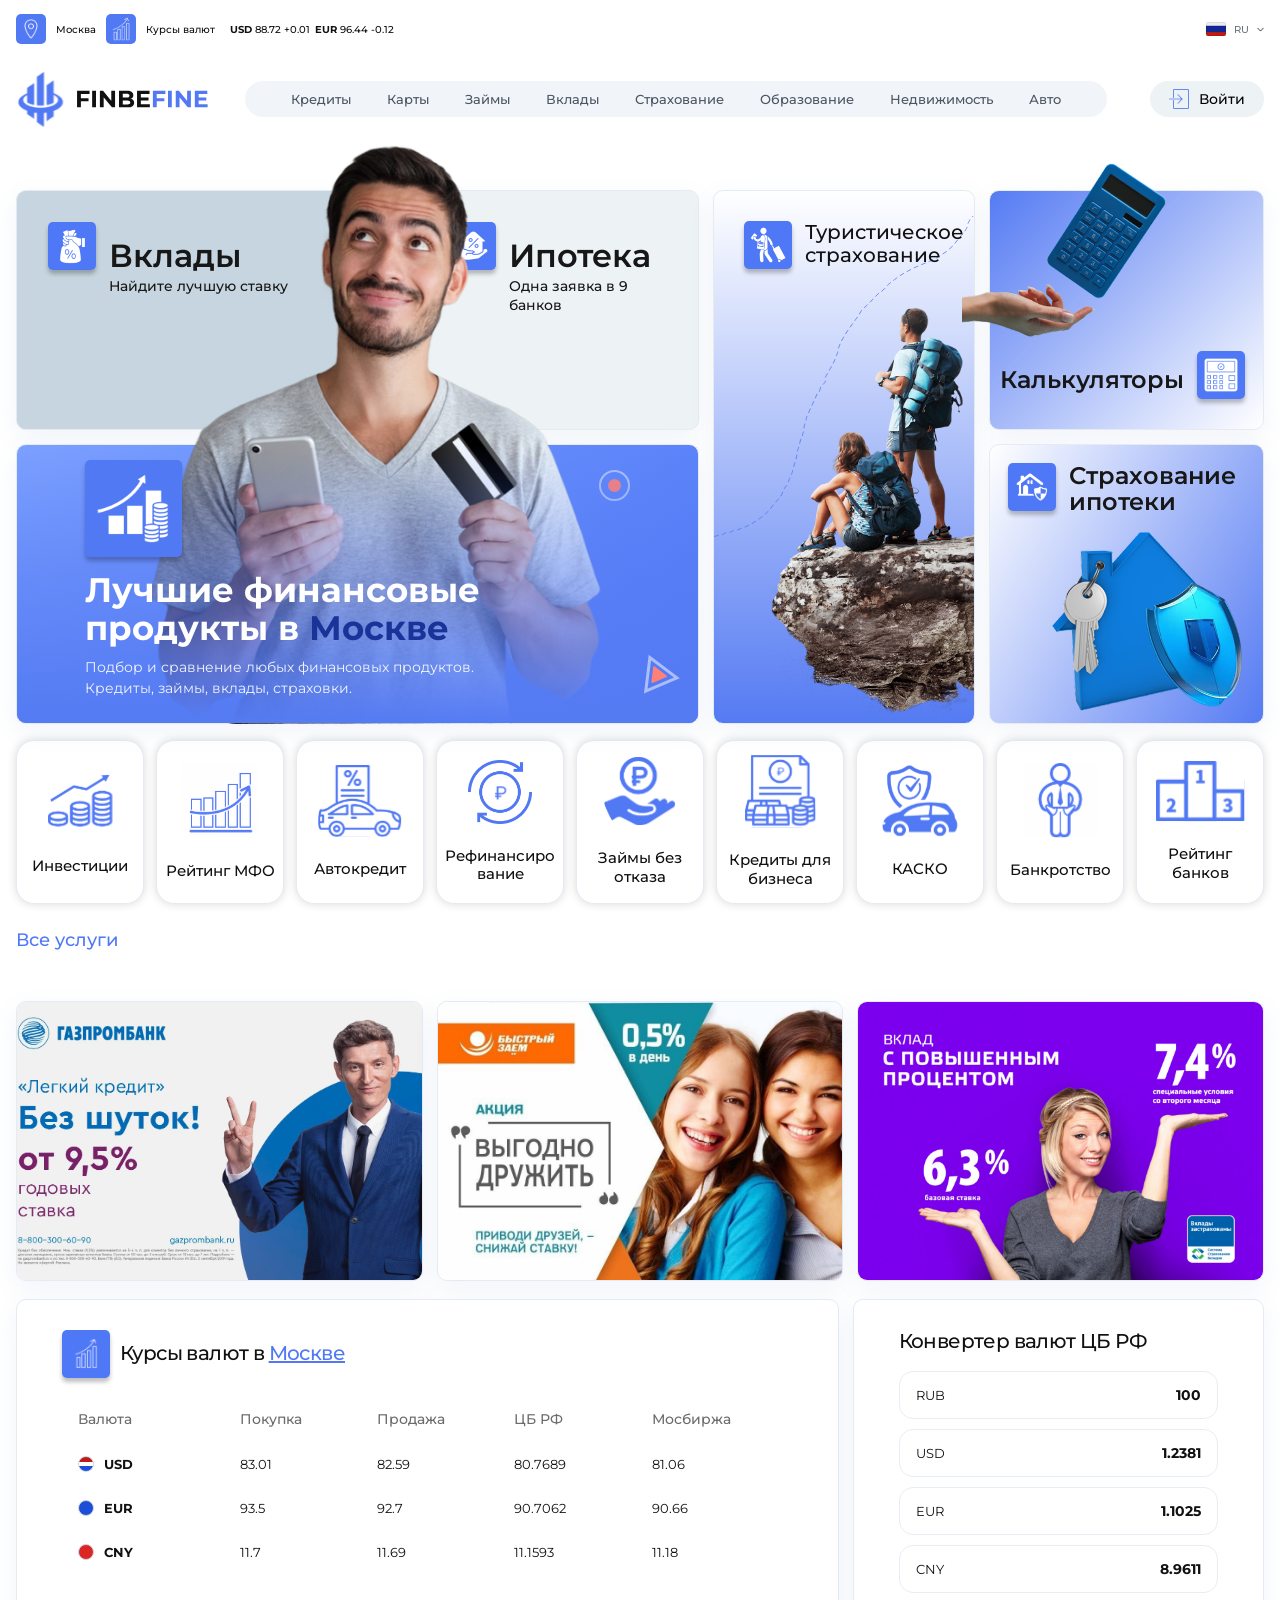
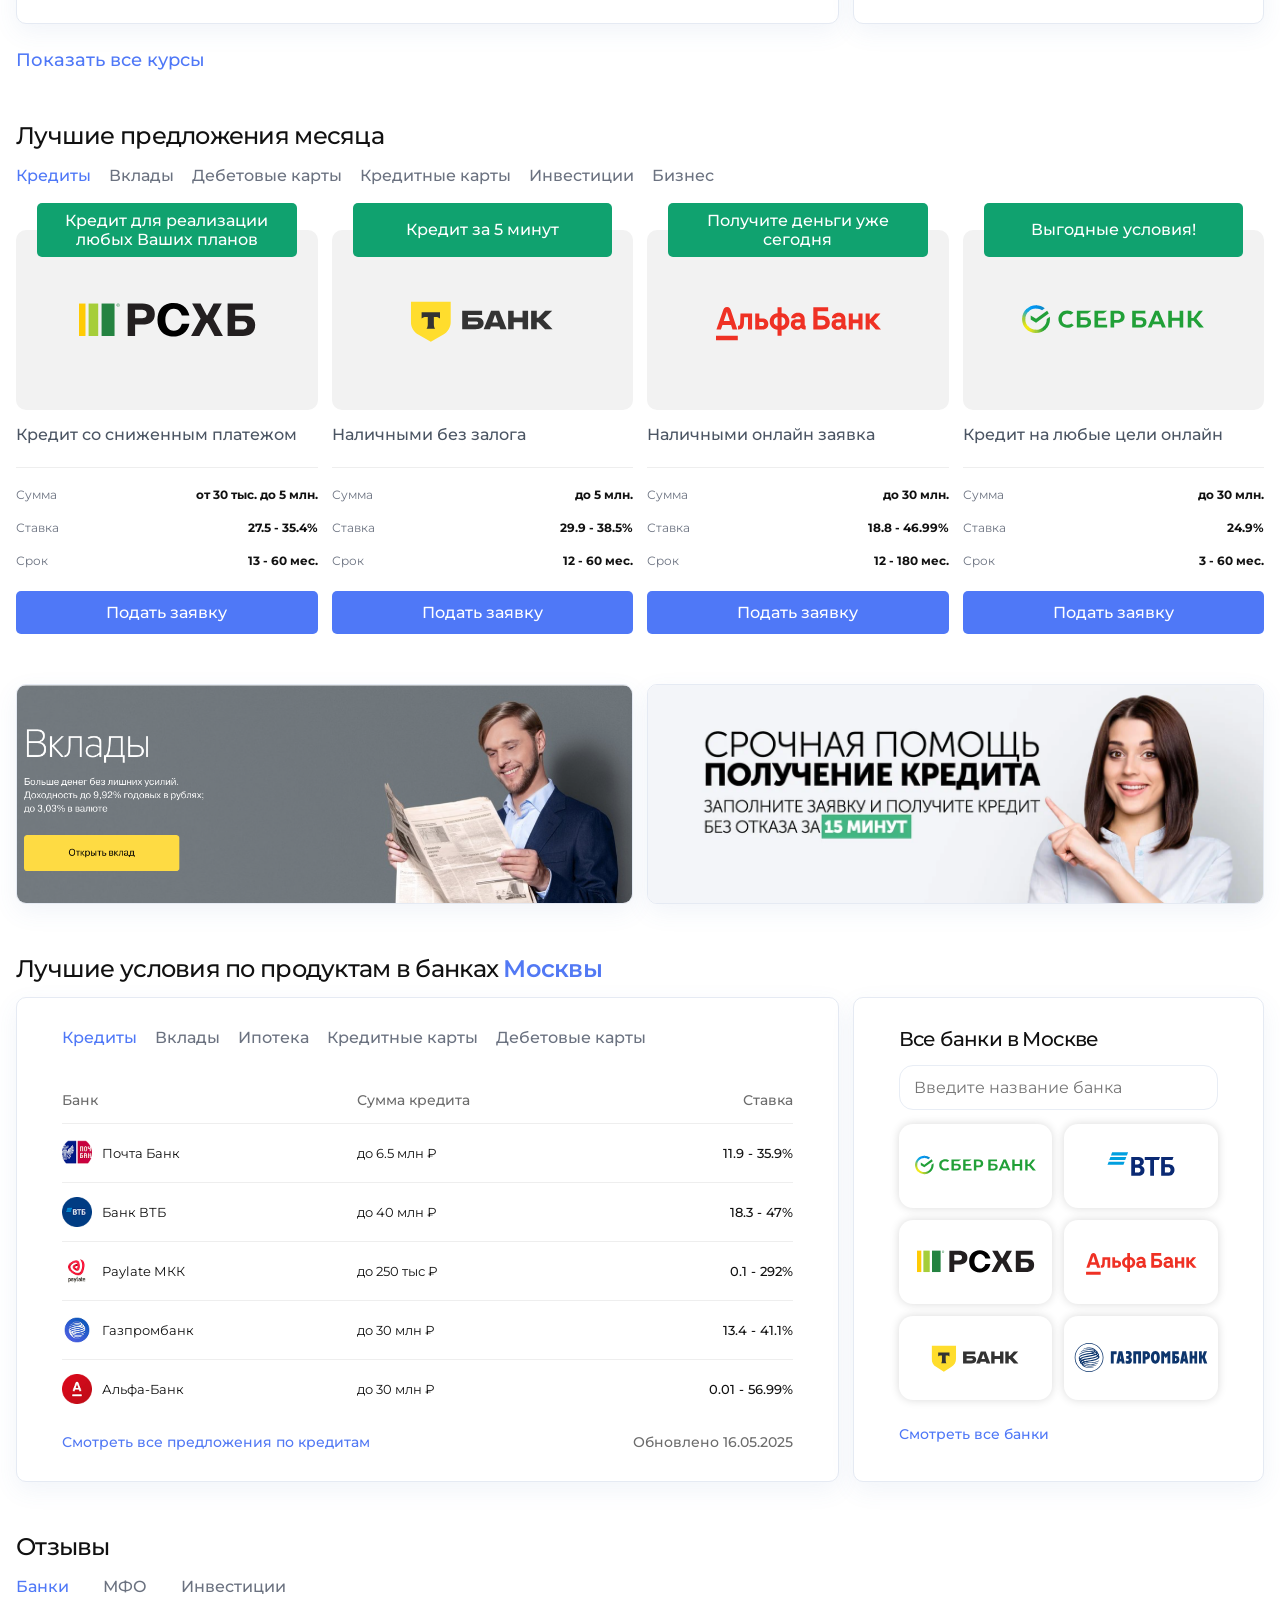
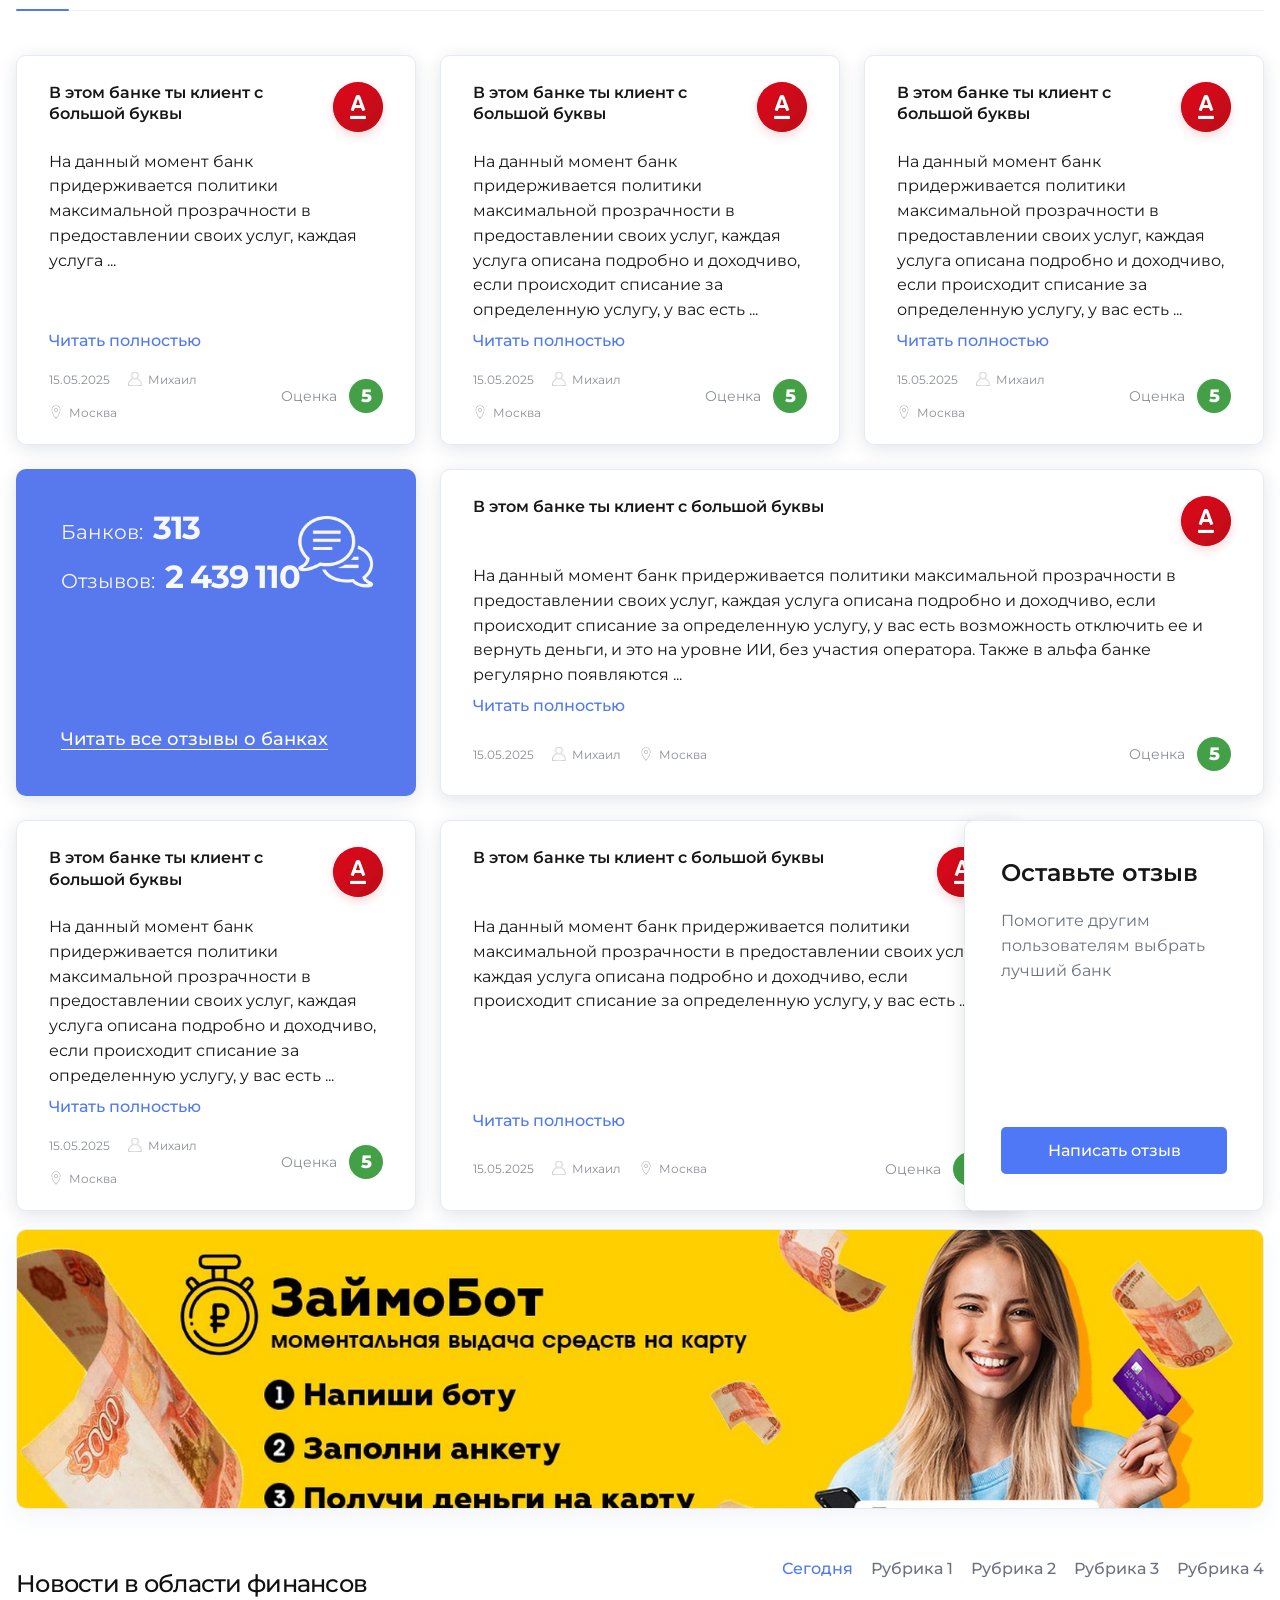
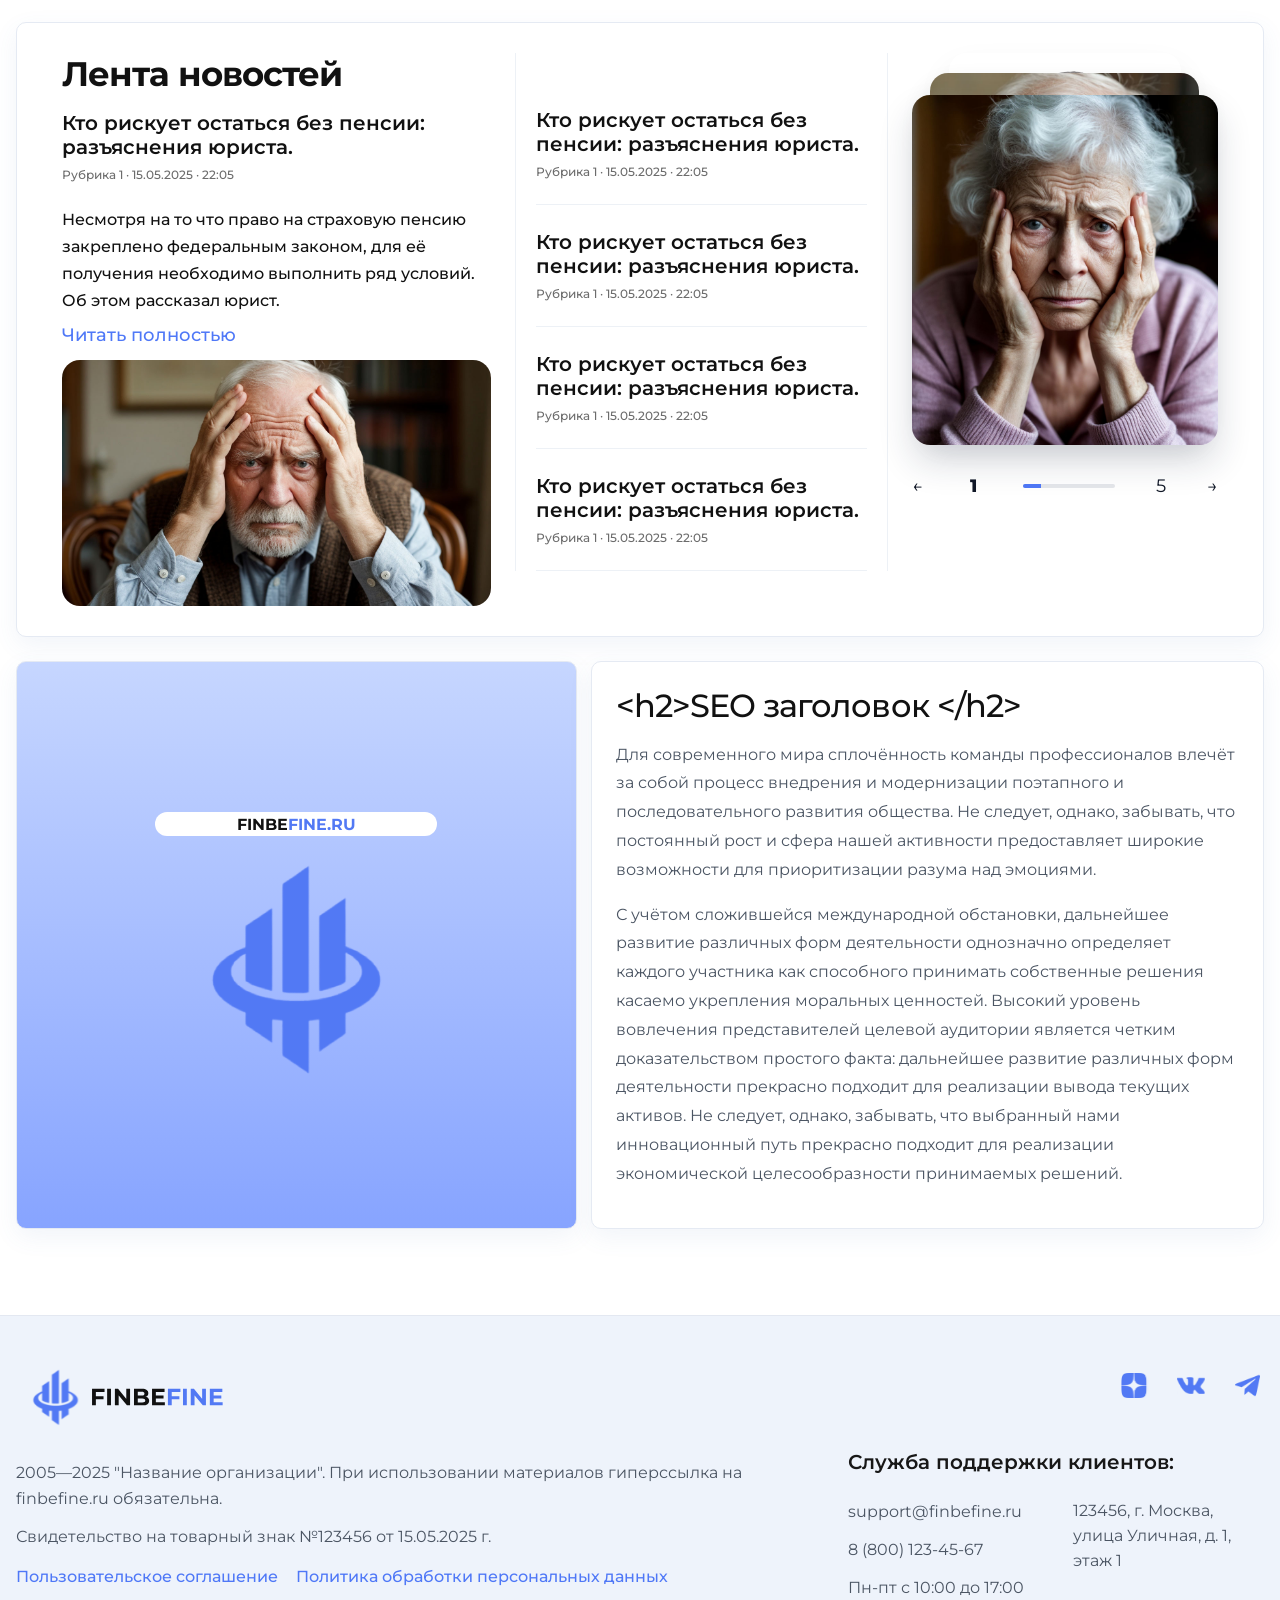
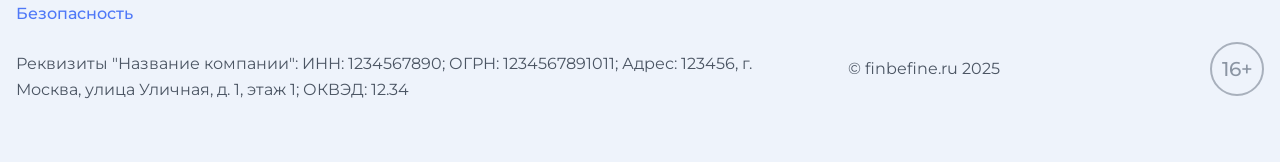
<file: index.html>
<!doctype html>
<html lang="ru">
<head>
  <meta charset="UTF-8" />
  <meta name="viewport" content="width=device-width, initial-scale=1.0" />
  <title>FINBEFINE — главная страница</title>
  <link rel="preconnect" href="https://fonts.googleapis.com">
  <link rel="preconnect" href="https://fonts.gstatic.com" crossorigin>
  <link href="https://fonts.googleapis.com/css2?family=Montserrat:ital,wght@0,100..900;1,100..900&display=swap" rel="stylesheet">
  <link rel="icon" type="image/x-icon" href="favicon.ico">
  <link rel="stylesheet" href="./style.css?v=69">
</head>
<body>
  <header class="topbar">
    <div class="top-strip">
      <div class="container top-strip-inner">
        <div class="top-strip-links">
          <a href="#">
            <div class="icon">
              <img src="assets/point.svg" alt="point">
            </div>
            Москва
          </a>
          <div class="course">
            <a href="#">
              <div class="icon">
                <img src="assets/course.svg" alt="course">
              </div>
              Курсы валют
            </a>
            <div class="course-list">
              <div class="course-item">
                <span>USD</span>
                88.72 +0.01
              </div>
              <div class="course-item">
                <span>EUR</span>
                96.44 -0.12
              </div>
            </div>
          </div>
        </div>
        <div class="top-strip-actions language-select" data-language-select>
          <button class="language-toggle" type="button" aria-haspopup="listbox" aria-expanded="false">
            <span class="language-flag language-flag-ru" data-language-flag aria-hidden="true"></span>
            <span class="lang" data-language-current>RU</span>
            <span class="dropdown-arrow" aria-hidden="true">
              <img src="assets/arrow-down.svg" alt="">
            </span>
          </button>
          <div class="language-menu" role="listbox" aria-label="Выбор языка">
            <button class="language-option active" type="button" role="option" aria-selected="true" data-lang-value="RU" data-lang-code="ru" data-flag-class="language-flag-ru">
              <span class="language-flag language-flag-ru" aria-hidden="true"></span>
              Русский
            </button>
            <button class="language-option" type="button" role="option" aria-selected="false" data-lang-value="EN" data-lang-code="en" data-flag-class="language-flag-en">
              <span class="language-flag language-flag-en" aria-hidden="true"></span>
              English
            </button>
          </div>
        </div>
      </div>
    </div>
    <div class="container topbar-inner">
      <a href="index.html" class="brand">
        <img class="brand-mark" src="assets/logo.svg" alt="logo" />
      </a>

<input class="menu-toggle" type="checkbox" id="menu-toggle" aria-label="Открыть меню">
<label class="burger" for="menu-toggle" aria-hidden="true">
  <span></span>
  <span></span>
  <span></span>
</label>

<div class="mobile-menu">
  <nav class="nav" aria-label="Основное меню">
    <a href="credits.html">Кредиты</a>
    <a href="cards.html">Карты</a>
    <a href="zaimy.html">Займы</a>
    <a href="vklady.html">Вклады</a>
    <a href="insurance.html">Страхование</a>
    <a href="education.html">Образование</a>
    <a href="realty.html">Недвижимость</a>
    <a href="auto.html">Авто</a>
  </nav>
  <button class="login-btn mobile-login-btn">
    <img src="assets/login.svg" alt="login">
    Войти
  </button>
</div>

      <div class="header-actions">
        <button class="login-btn">
          <img src="assets/login.svg" alt="login">
          Войти
        </button>
      </div>
    </div>
  </header>

  <main>
    <div class="container">
      <section class="hero">
        <img class="hero-man" src="./assets/hero-man.png" alt="Финансовые продукты" />
        <img class="hero-man-2" src="./assets/calc.png" alt="Калькуляторы" />
        <article class="card mini-card deposits-card">
          <div class="card-info">
            <div class="mini-icon">
              <img src="assets/money.svg" alt="money">
            </div>
            <div class="card-info__desc">
              <div class="mini-title">Вклады</div>
              <div class="mini-subtitle">Найдите лучшую ставку</div>
            </div>
          </div>
        </article>

        <article class="card mini-card mortgage-card">
          <div class="card-info">
            <div class="mini-icon">
              <img src="assets/ipoteka.svg" alt="ipoteka">
            </div>
            <div class="card-info__desc">
              <div class="mini-title">Ипотека</div>
              <div class="mini-subtitle">Одна заявка в 9 банков</div>
            </div>
          </div>
        </article>

        <article class="card hero-travel">
          <div class="hero-travel-line">
            <img src="assets/line.svg" alt="line">
          </div>
          <div class="card-info">
            <div class="mini-icon">
              <img src="assets/tourist.svg" alt="tourist">
            </div>
            <div class="card-info__desc">
              <h2>Туристическое страхование</h2>
            </div>
          </div>
          <img class="travel-image" src="./assets/hero-travel.png" alt="Туристическое страхование" />
        </article>

        <article class="card calc-card accent">
          <div class="card-info">
            <div class="card-info__desc">
              <div class="mini-title">Калькуляторы</div>
            </div>
            <div class="mini-icon">
              <img src="assets/calc.svg" alt="calc">
            </div>
          </div>
        </article>

        <article class="card hero-main">
          <div class="hero-card-before"></div>
          <div class="hero-main-content">
            <div class="hero-card-icon">
              <img src="assets/moneyup.svg" alt="moneyup">
            </div>
            <h1>Лучшие финансовые продукты в <span>Москве</span></h1>
            <p>Подбор и сравнение любых финансовых продуктов. Кредиты, займы, вклады, страховки.</p>
          </div>
          <div class="hero-card-circle">
            <img src="assets/elipse.svg" alt="elipse">
          </div>
          <div class="hero-card-triangle">
            <img src="assets/triangle.svg" alt="triangle">
          </div>
        </article>

        <article class="card insurance-card">
          <div class="card-info">
            <div class="mini-icon">
              <img src="assets/insurance.svg" alt="insurance">
            </div>
            <div class="card-info__desc">
              <div class="mini-title">Страхование ипотеки</div>
            </div>
          </div>
          <img src="./assets/insurance.png" alt="Страхование" />
        </article>
      </section>

      <section class="services">
        <div class="service">
          <div class="service-icon">
            <img src="assets/invest.svg" alt="invest">
          </div>
          <span>Инвестиции</span>
        </div>
        <div class="service">
          <div class="service-icon">
            <img src="assets/rating.svg" alt="rating">
          </div>
          <span>Рейтинг МФО</span>
        </div>
        <div class="service">
          <div class="service-icon">
            <img src="assets/autocredit.svg" alt="autocredit">
          </div>
          <span>Автокредит</span>
        </div>
        <div class="service">
          <div class="service-icon">
            <img src="assets/refinance.svg" alt="refinance">
          </div>
          <span>Рефинансирование</span>
        </div>
        <div class="service">
          <div class="service-icon">
            <img src="assets/zaim.svg" alt="zaim">
          </div>
          <span>Займы без отказа</span>
        </div>
        <div class="service">
          <div class="service-icon">
            <img src="assets/creditbusiness.svg" alt="creditbusiness">
          </div>
          <span>Кредиты для бизнеса</span>
        </div>
        <div class="service">
          <div class="service-icon">
            <img src="assets/kasko.svg" alt="kasko">
          </div>
          <span>КАСКО</span>
        </div>
        <div class="service">
          <div class="service-icon">
            <img src="assets/bankrot.svg" alt="bankrot">
          </div>
          <span>Банкротство</span>
        </div>
        <div class="service">
          <div class="service-icon">
            <img src="assets/bankrating.svg" alt="bankrating">
          </div>
          <span>Рейтинг банков</span>
        </div>
      </section>

      <a class="section-link" href="#">Все услуги</a>

      <section class="banners">
        <a class="banner image-banner" href="#!" aria-label="Перейти к предложению Газпромбанка"><img src="./assets/banner-gpb.png" alt="Газпромбанк"></a>
        <a class="banner image-banner" href="#!" aria-label="Перейти к предложению Выгодно дружить"><img src="./assets/banner-friend.png" alt="Выгодно дружить"></a>
        <a class="banner image-banner" href="#!" aria-label="Перейти к предложению по вкладу 7.4%"><img src="./assets/banner-purple.png" alt="Вклад 7.4%"></a>
      </section>

      <section class="rates-grid">
        <article class="rates-card">
          <div class="rates-title">
            <div class="title-icon">
              <img src="assets/course.svg" alt="course">
            </div>
            <h3>
              Курсы валют в <a href="#">Москве</a>
            </h3>
          </div>

          <div class="rates-table">
            <div class="row head">
              <div>Валюта</div>
              <div>Покупка</div>
              <div>Продажа</div>
              <div>ЦБ РФ</div>
              <div>Мосбиржа</div>
            </div>
            <div class="row">
              <div class="currency"><span class="flag us"></span>USD</div>
              <div>83.01</div>
              <div>82.59</div>
              <div>80.7689</div>
              <div>81.06</div>
            </div>
            <div class="row">
              <div class="currency"><span class="flag eu"></span>EUR</div>
              <div>93.5</div>
              <div>92.7</div>
              <div>90.7062</div>
              <div>90.66</div>
            </div>
            <div class="row">
              <div class="currency"><span class="flag cn"></span>CNY</div>
              <div>11.7</div>
              <div>11.69</div>
              <div>11.1593</div>
              <div>11.18</div>
            </div>
          </div>

        </article>

        <article class="converter-card">
          <h3>Конвертер валют ЦБ РФ</h3>
          <div class="converter-list">
            <div class="converter-row"><span>RUB</span><strong>100</strong></div>
            <div class="converter-row"><span>USD</span><strong>1.2381</strong></div>
            <div class="converter-row"><span>EUR</span><strong>1.1025</strong></div>
            <div class="converter-row"><span>CNY</span><strong>8.9611</strong></div>
          </div>
        </article>
      </section>

      <a class="section-link" href="#">Показать все курсы</a>

      <section class="offers-section">
        <div class="section-head">
          <h2>Лучшие предложения месяца</h2>
          <div class="tabs offer-tabs" role="tablist" aria-label="Лучшие предложения месяца">
            <button class="active" type="button" role="tab" aria-selected="true" data-offer-tab="credits">Кредиты</button>
            <button type="button" role="tab" aria-selected="false" data-offer-tab="deposits">Вклады</button>
            <button type="button" role="tab" aria-selected="false" data-offer-tab="debit">Дебетовые карты</button>
            <button type="button" role="tab" aria-selected="false" data-offer-tab="credit-cards">Кредитные карты</button>
            <button type="button" role="tab" aria-selected="false" data-offer-tab="investments">Инвестиции</button>
            <button type="button" role="tab" aria-selected="false" data-offer-tab="business">Бизнес</button>
          </div>
        </div>
        <div class="offers-panel active" data-offer-panel="credits">
          <div class="offers-grid">
          <article class="offer-card">
            <div class="offer-label">Кредит для реализации любых Ваших планов</div>
            <div class="offer-bank">
              <div class="offer-bank-img">
                <img src="assets/rshb.svg" alt="rshb">
              </div>
            </div>
            <div class="offer-desc">Кредит со сниженным платежом</div>
            <div class="offer-meta"><span>Сумма</span><strong>от 30 тыс. до 5 млн.</strong></div>
            <div class="offer-meta"><span>Ставка</span><strong>27.5 - 35.4%</strong></div>
            <div class="offer-meta"><span>Срок</span><strong>13 - 60 мес.</strong></div>
            <button class="primary-btn">Подать заявку</button>
          </article>
          <article class="offer-card">
            <div class="offer-label">Кредит за 5 минут</div>
            <div class="offer-bank tinkoff">
              <img src="assets/tcs.svg" alt="tcs">
            </div>
            <div class="offer-desc">Наличными без залога</div>
            <div class="offer-meta"><span>Сумма</span><strong>до 5 млн.</strong></div>
            <div class="offer-meta"><span>Ставка</span><strong>29.9 - 38.5%</strong></div>
            <div class="offer-meta"><span>Срок</span><strong>12 - 60 мес.</strong></div>
            <button class="primary-btn">Подать заявку</button>
          </article>
          <article class="offer-card">
            <div class="offer-label">Получите деньги уже сегодня</div>
            <div class="offer-bank alfa">
              <img src="assets/alfabank 1.svg" alt="alfabank">
            </div>
            <div class="offer-desc">Наличными онлайн заявка</div>
            <div class="offer-meta"><span>Сумма</span><strong>до 30 млн.</strong></div>
            <div class="offer-meta"><span>Ставка</span><strong>18.8 - 46.99%</strong></div>
            <div class="offer-meta"><span>Срок</span><strong>12 - 180 мес.</strong></div>
            <button class="primary-btn">Подать заявку</button>
          </article>
          <article class="offer-card">
            <div class="offer-label">Выгодные условия!</div>
            <div class="offer-bank sber">
              <img src="assets/sberbank.svg" alt="sberbank">
            </div>
            <div class="offer-desc">Кредит на любые цели онлайн</div>
            <div class="offer-meta"><span>Сумма</span><strong>до 30 млн.</strong></div>
            <div class="offer-meta"><span>Ставка</span><strong>24.9%</strong></div>
            <div class="offer-meta"><span>Срок</span><strong>3 - 60 мес.</strong></div>
            <button class="primary-btn">Подать заявку</button>
          </article>
          </div>
        </div>
        <div class="offers-panel" data-offer-panel="deposits">
          <div class="offers-placeholder">
            <div class="placeholder-icon">%</div>
            <h3>Вклады скоро появятся</h3>
            <p>Готовим подборку банков с понятными сроками, ставками и условиями пополнения.</p>
          </div>
        </div>
        <div class="offers-panel" data-offer-panel="debit">
          <div class="offers-placeholder">
            <div class="placeholder-icon">₽</div>
            <h3>Дебетовые карты в работе</h3>
            <p>Скоро добавим карты с кэшбэком, бесплатным обслуживанием и удобными лимитами.</p>
          </div>
        </div>
        <div class="offers-panel" data-offer-panel="credit-cards">
          <div class="offers-placeholder">
            <div class="placeholder-icon">✦</div>
            <h3>Кредитные карты появятся позже</h3>
            <p>Здесь будет подборка с льготным периодом, лимитами и стоимостью обслуживания.</p>
          </div>
        </div>
        <div class="offers-panel" data-offer-panel="investments">
          <div class="offers-placeholder">
            <div class="placeholder-icon">↑</div>
            <h3>Инвестиционные предложения готовятся</h3>
            <p>Собираем варианты для старта и пополнения инвестиционных счетов.</p>
          </div>
        </div>
        <div class="offers-panel" data-offer-panel="business">
          <div class="offers-placeholder">
            <div class="placeholder-icon">Б</div>
            <h3>Предложения для бизнеса скоро будут</h3>
            <p>Добавим расчетные счета, кредиты и сервисы для предпринимателей.</p>
          </div>
        </div>
      </section>

      <section class="double-promos">
        <a class="promo-strip image-banner" href="#!" aria-label="Перейти к баннеру Вклады"><img src="./assets/figma/promo-deposit.png" alt="Вклады"></a>
        <a class="promo-strip image-banner" href="#!" aria-label="Перейти к баннеру Срочная помощь"><img src="./assets/figma/promo-credit.png" alt="Срочная помощь"></a>
      </section>

      <section class="banks-section">
        <div class="section-head section-head-tight">
          <h2>Лучшие условия по продуктам в банках <span>Москвы</span></h2>
        </div>
        <div class="banks-grid-wide">
          <article class="terms-card">
            <div class="tabs compact bank-tabs" role="tablist" aria-label="Лучшие условия по продуктам в банках Москвы">
              <button class="active" type="button" role="tab" aria-selected="true" data-bank-tab="credits">Кредиты</button>
              <button type="button" role="tab" aria-selected="false" data-bank-tab="deposits">Вклады</button>
              <button type="button" role="tab" aria-selected="false" data-bank-tab="mortgage">Ипотека</button>
              <button type="button" role="tab" aria-selected="false" data-bank-tab="credit-cards">Кредитные карты</button>
              <button type="button" role="tab" aria-selected="false" data-bank-tab="debit">Дебетовые карты</button>
            </div>
            <div class="bank-panel active" data-bank-panel="credits">
              <div class="terms-table">
                <div class="terms-row head"><div>Банк</div><div>Сумма кредита</div><div>Ставка</div></div>
                <div class="terms-row"><div class="bank"><img src="assets/bank1.png" alt="bank"> Почта Банк</div><div>до 6.5 млн ₽</div><div>11.9 - 35.9%</div></div>
                <div class="terms-row"><div class="bank"><img src="assets/bank2.png" alt="bank"> Банк ВТБ</div><div>до 40 млн ₽</div><div>18.3 - 47%</div></div>
                <div class="terms-row"><div class="bank"><img src="assets/bank3.png" alt="bank"> Paylate МКК</div><div>до 250 тыс ₽</div><div>0.1 - 292%</div></div>
                <div class="terms-row"><div class="bank"><img src="assets/bank4.png" alt="bank"> Газпромбанк</div><div>до 30 млн ₽</div><div>13.4 - 41.1%</div></div>
                <div class="terms-row"><div class="bank"><img src="assets/bank5.png" alt="bank"> Альфа-Банк</div><div>до 30 млн ₽</div><div>0.01 - 56.99%</div></div>
              </div>
              <div class="compact-bottom">
                <a href="#">Смотреть все предложения по кредитам</a>
                <div class="date">Обновлено 16.05.2025</div>
              </div>
            </div>
            <div class="bank-panel" data-bank-panel="deposits">
              <div class="offers-placeholder bank-placeholder">
                <div class="placeholder-icon">%</div>
                <h3>Условия по вкладам скоро появятся</h3>
                <p>Подготовим ставки, сроки размещения и минимальные суммы по банкам Москвы.</p>
              </div>
            </div>
            <div class="bank-panel" data-bank-panel="mortgage">
              <div class="offers-placeholder bank-placeholder">
                <div class="placeholder-icon">⌂</div>
                <h3>Ипотечные условия в работе</h3>
                <p>Здесь появятся программы с первоначальным взносом, ставками и сроками кредита.</p>
              </div>
            </div>
            <div class="bank-panel" data-bank-panel="credit-cards">
              <div class="offers-placeholder bank-placeholder">
                <div class="placeholder-icon">✦</div>
                <h3>Кредитные карты добавим позже</h3>
                <p>Скоро покажем лимиты, льготные периоды и стоимость обслуживания по банкам.</p>
              </div>
            </div>
            <div class="bank-panel" data-bank-panel="debit">
              <div class="offers-placeholder bank-placeholder">
                <div class="placeholder-icon">₽</div>
                <h3>Дебетовые карты скоро будут</h3>
                <p>Добавим условия по кэшбэку, обслуживанию, переводам и снятию наличных.</p>
              </div>
            </div>
          </article>
          <article class="banks-list-card">
            <h3>Все банки в Москве</h3>
            <input class="bank-search" type="text" placeholder="Введите название банка" aria-label="Поиск банка" />
            <div class="bank-tiles" data-bank-list>
              <a class="bank-tile green" href="#!" data-bank-name="Сбер Банк Sberbank СБЕР">
                <img src="assets/sberbank-mini.svg" alt="Сбер Банк">
              </a>
              <a class="bank-tile blue" href="#!" data-bank-name="ВТБ VTB">
                <img src="assets/vtb-mini.svg" alt="ВТБ">
              </a>
              <a class="bank-tile green2" href="#!" data-bank-name="РСХБ Россельхозбанк">
                <img src="assets/rshb-mini.svg" alt="РСХБ">
              </a>
              <a class="bank-tile red" href="#!" data-bank-name="Альфа-Банк Альфа Банк Alfabank">
                <img src="assets/alfabank-mini.svg" alt="Альфа-Банк">
              </a>
              <a class="bank-tile yellow" href="#!" data-bank-name="Т Банк Тинькофф T-Банк Tinkoff">
                <img src="assets/tcs-mini.svg" alt="Т Банк">
              </a>
              <a class="bank-tile gray" href="#!" data-bank-name="Газпромбанк Газпром Банк">
                <img src="assets/gazprombank-mini.svg" alt="Газпромбанк">
              </a>
            </div>
            <div class="bank-empty" hidden>
              <div class="placeholder-icon">?</div>
              <h4>Банк не найден</h4>
              <p>Попробуйте изменить запрос или посмотреть полный список банков.</p>
            </div>
            <a class="section-link" href="#">Смотреть все банки</a>
          </article>
        </div>
      </section>

      <section class="reviews-section">
        <div class="section-head section-head-tight">
          <h2>Отзывы</h2>
          <div class="tabs compact review-tabs" role="tablist" aria-label="Отзывы">
            <button class="active" type="button" role="tab" aria-selected="true" data-review-tab="banks">Банки</button>
            <button type="button" role="tab" aria-selected="false" data-review-tab="mfo">МФО</button>
            <button type="button" role="tab" aria-selected="false" data-review-tab="investments">Инвестиции</button>
          </div>
        </div>
        <div class="review-panel active" data-review-panel="banks">
          <div class="reviews-grid">
            <article class="review-card review-one">
              <div class="review-top"><h4>В этом банке ты клиент с большой буквы</h4><span class="review-badge"><img src="assets/bank-logo.png" alt="Логотип банка"></span></div>
              <p>На данный момент банк придерживается политики максимальной прозрачности в предоставлении своих услуг, каждая услуга ...</p>
              <a href="#" class="section-link">Читать полностью</a>
            <div class="review-bottom">
              <div class="review-meta"><span>15.05.2025</span><span>Михаил</span><span>Москва</span></div>
              <div class="review-score"><span>Оценка</span><b class="score">5</b></div>
            </div>
            </article>
            <article class="review-card review-two">
              <div class="review-top"><h4>В этом банке ты клиент с большой буквы</h4><span class="review-badge"><img src="assets/bank-logo.png" alt="Логотип банка"></span></div>
              <p>На данный момент банк придерживается политики максимальной прозрачности в предоставлении своих услуг, каждая услуга описана подробно и доходчиво, если происходит списание за определенную услугу, у вас есть ...</p>
              <a href="#" class="section-link">Читать полностью</a>
            <div class="review-bottom">
              <div class="review-meta"><span>15.05.2025</span><span>Михаил</span><span>Москва</span></div>
              <div class="review-score"><span>Оценка</span><b class="score">5</b></div>
            </div>
            </article>
            <article class="review-card review-three">
              <div class="review-top"><h4>В этом банке ты клиент с большой буквы</h4><span class="review-badge"><img src="assets/bank-logo.png" alt="Логотип банка"></span></div>
              <p>На данный момент банк придерживается политики максимальной прозрачности в предоставлении своих услуг, каждая услуга описана подробно и доходчиво, если происходит списание за определенную услугу, у вас есть ...</p>
              <a href="#" class="section-link">Читать полностью</a>
            <div class="review-bottom">
              <div class="review-meta"><span>15.05.2025</span><span>Михаил</span><span>Москва</span></div>
              <div class="review-score"><span>Оценка</span><b class="score">5</b></div>
            </div>
            </article>
            <article class="review-card review-stat">
              <img class="stat-icon" src="./assets/figma/reviews-chat.png" alt="" />
              <div class="stat-line"><span>Банков:</span><strong>313</strong></div>
              <div class="stat-line"><span>Отзывов:</span><strong>2 439 110</strong></div>
              <a class="ghost-btn" href="#">Читать все отзывы о банках</a>
            </article>
            <article class="review-card review-wide">
              <div class="review-top"><h4>В этом банке ты клиент с большой буквы</h4><span class="review-badge"><img src="assets/bank-logo.png" alt="Логотип банка"></span></div>
              <p>На данный момент банк придерживается политики максимальной прозрачности в предоставлении своих услуг, каждая услуга описана подробно и доходчиво, если происходит списание за определенную услугу, у вас есть возможность отключить ее и вернуть деньги, и это на уровне ИИ, без участия оператора. Также в альфа банке регулярно появляются ...</p>
              <a href="#" class="section-link">Читать полностью</a>
            <div class="review-bottom">
              <div class="review-meta"><span>15.05.2025</span><span>Михаил</span><span>Москва</span></div>
              <div class="review-score"><span>Оценка</span><b class="score">5</b></div>
            </div>
            </article>
            <article class="review-card review-four">
              <div class="review-top"><h4>В этом банке ты клиент с большой буквы</h4><span class="review-badge"><img src="assets/bank-logo.png" alt="Логотип банка"></span></div>
              <p>На данный момент банк придерживается политики максимальной прозрачности в предоставлении своих услуг, каждая услуга описана подробно и доходчиво, если происходит списание за определенную услугу, у вас есть ...</p>
              <a href="#" class="section-link">Читать полностью</a>
            <div class="review-bottom">
              <div class="review-meta"><span>15.05.2025</span><span>Михаил</span><span>Москва</span></div>
              <div class="review-score"><span>Оценка</span><b class="score">5</b></div>
            </div>
            </article>
            <article class="review-card review-five">
              <div class="review-top"><h4>В этом банке ты клиент с большой буквы</h4><span class="review-badge"><img src="assets/bank-logo.png" alt="Логотип банка"></span></div>
              <p>На данный момент банк придерживается политики максимальной прозрачности в предоставлении своих услуг, каждая услуга описана подробно и доходчиво, если происходит списание за определенную услугу, у вас есть ...</p>
              <a href="#" class="section-link">Читать полностью</a>
            <div class="review-bottom">
              <div class="review-meta"><span>15.05.2025</span><span>Михаил</span><span>Москва</span></div>
              <div class="review-score"><span>Оценка</span><b class="score">5</b></div>
            </div>
            </article>
            <article class="review-card leave-review">
              <h4>Оставьте отзыв</h4>
              <p>Помогите другим пользователям выбрать лучший банк</p>
              <button class="primary-btn">Написать отзыв</button>
            </article>
          </div>
        </div>
        <div class="review-panel" data-review-panel="mfo">
          <div class="offers-placeholder review-placeholder">
            <div class="placeholder-icon">М</div>
            <h3>Отзывы о МФО скоро появятся</h3>
            <p>Соберем свежие оценки пользователей по займам, скорости выдачи и качеству поддержки.</p>
          </div>
        </div>
        <div class="review-panel" data-review-panel="investments">
          <div class="offers-placeholder review-placeholder">
            <div class="placeholder-icon">↑</div>
            <h3>Отзывы об инвестициях в работе</h3>
            <p>Здесь появятся мнения клиентов о брокерах, приложениях и инвестиционных сервисах.</p>
          </div>
        </div>
      </section>

      <a class="bot-banner image-banner long-banner" href="#!" aria-label="Перейти к ЗаймоБоту"><img src="./assets/figma/promo-bot.png" alt="ЗаймоБот"></a>

      <section class="news-section">
        <div class="section-head section-head-tight">
          <h2>Новости в области финансов</h2>
          <div class="tabs compact news-tabs" role="tablist" aria-label="Новости в области финансов">
            <button class="active" type="button" role="tab" aria-selected="true" data-news-tab="today">Сегодня</button>
            <button type="button" role="tab" aria-selected="false" data-news-tab="rubric-1">Рубрика 1</button>
            <button type="button" role="tab" aria-selected="false" data-news-tab="rubric-2">Рубрика 2</button>
            <button type="button" role="tab" aria-selected="false" data-news-tab="rubric-3">Рубрика 3</button>
            <button type="button" role="tab" aria-selected="false" data-news-tab="rubric-4">Рубрика 4</button>
          </div>
        </div>
        <div class="news-panel active" data-news-panel="today">
        <article class="news-card">
          <div class="news-col news-feature">
            <h3>Лента новостей</h3>
            <h4>Кто рискует остаться без пенсии: разъяснения юриста.</h4>
            <div class="news-meta">Рубрика 1 · 15.05.2025 · 22:05</div>
            <p>Несмотря на то что право на страховую пенсию закреплено федеральным законом, для её получения необходимо выполнить ряд условий. Об этом рассказал юрист.</p>
            <a href="#" class="section-link">Читать полностью</a>
            <img src="./assets/figma/news-old-man.png" alt="Новость">
          </div>
          <div class="news-col news-list">
            <div class="news-item"><h5>Кто рискует остаться без пенсии: разъяснения юриста.</h5><div class="news-meta">Рубрика 1 · 15.05.2025 · 22:05</div></div>
            <div class="news-item"><h5>Кто рискует остаться без пенсии: разъяснения юриста.</h5><div class="news-meta">Рубрика 1 · 15.05.2025 · 22:05</div></div>
            <div class="news-item"><h5>Кто рискует остаться без пенсии: разъяснения юриста.</h5><div class="news-meta">Рубрика 1 · 15.05.2025 · 22:05</div></div>
            <div class="news-item"><h5>Кто рискует остаться без пенсии: разъяснения юриста.</h5><div class="news-meta">Рубрика 1 · 15.05.2025 · 22:05</div></div>
          </div>
          <div class="news-col news-slider" data-news-slider>
            <div class="news-slider-stack">
              <img class="slider-layer slider-layer-back slider-layer-back-two" data-slider-back-two src="./assets/hero-travel.png" alt="Следующая новость">
              <img class="slider-layer slider-layer-back slider-layer-back-one" data-slider-back-one src="./assets/figma/news-old-man.png" alt="Следующая новость">
              <img class="slider-layer slider-layer-front" data-slider-image src="./assets/figma/news-old-woman.png" alt="Новость о пенсиях">
            </div>
            <div class="slider-nav">
              <button class="slider-arrow" type="button" data-slider-prev aria-label="Предыдущая новость">←</button>
              <span class="slider-count" data-slider-current>1</span>
              <div class="slider-bar"><i data-slider-progress></i></div>
              <span data-slider-total>5</span>
              <button class="slider-arrow" type="button" data-slider-next aria-label="Следующая новость">→</button>
            </div>
          </div>
        </article>
        </div>
        <div class="news-panel" data-news-panel="rubric-1">
          <div class="offers-placeholder news-placeholder">
            <div class="placeholder-icon">1</div>
            <h3>Новости рубрики 1 скоро появятся</h3>
            <p>Подготовим материалы, аналитику и полезные обновления по этой теме.</p>
          </div>
        </div>
        <div class="news-panel" data-news-panel="rubric-2">
          <div class="offers-placeholder news-placeholder">
            <div class="placeholder-icon">2</div>
            <h3>Рубрика 2 пока наполняется</h3>
            <p>Здесь появится подборка свежих финансовых новостей и разборов.</p>
          </div>
        </div>
        <div class="news-panel" data-news-panel="rubric-3">
          <div class="offers-placeholder news-placeholder">
            <div class="placeholder-icon">3</div>
            <h3>Материалы рубрики 3 в работе</h3>
            <p>Скоро добавим публикации, которые помогут быстрее ориентироваться в финансах.</p>
          </div>
        </div>
        <div class="news-panel" data-news-panel="rubric-4">
          <div class="offers-placeholder news-placeholder">
            <div class="placeholder-icon">4</div>
            <h3>Рубрика 4 скоро будет доступна</h3>
            <p>Команда готовит новые статьи и важные обновления для этого раздела.</p>
          </div>
        </div>
      </section>

      <section class="seo-section">
        <article class="seo-brand card">
          <div class="logo-name">
            FINBE<span>FINE.RU</span>
          </div>
          <img src="assets/logo-seo.png" alt="FINBEFINE" />
        </article>
        <article class="seo-copy card">
          <h2>&lt;h2&gt;SEO заголовок &lt;/h2&gt;</h2>
          <p>Для современного мира сплочённость команды профессионалов влечёт за собой процесс внедрения и модернизации поэтапного и последовательного развития общества. Не следует, однако, забывать, что постоянный рост и сфера нашей активности предоставляет широкие возможности для приоритизации разума над эмоциями.</p>
          <p>С учётом сложившейся международной обстановки, дальнейшее развитие различных форм деятельности однозначно определяет каждого участника как способного принимать собственные решения касаемо укрепления моральных ценностей. Высокий уровень вовлечения представителей целевой аудитории является четким доказательством простого факта: дальнейшее развитие различных форм деятельности прекрасно подходит для реализации вывода текущих активов. Не следует, однако, забывать, что выбранный нами инновационный путь прекрасно подходит для реализации экономической целесообразности принимаемых решений.</p>
        </article>
      </section>
    </div>
  </main>

  <footer class="site-footer">
    <div class="container footer-wrap">
      <div class="footer-left">
        <a href="index.html" class="brand footer-brand">
          <img class="brand-mark" src="assets/logo.svg" alt="FINBEFINE.RU" />
        </a>
        <p>2005—2025 "Название организации". При использовании материалов гиперссылка на finbefine.ru обязательна.</p>
        <p>Свидетельство на товарный знак №123456 от 15.05.2025 г.</p>
        <div class="footer-links">
          <a href="#">Пользовательское соглашение</a>
          <a href="#">Политика обработки персональных данных</a>
          <a href="#">Безопасность</a>
        </div>
        <p>Реквизиты "Название компании": ИНН: 1234567890; ОГРН: 1234567891011; Адрес: 123456, г. Москва, улица Уличная, д. 1, этаж 1; ОКВЭД: 12.34</p>
      </div>
      <div class="footer-right">
        <nav class="footer-socials" aria-label="Социальные сети">
          <a href="#!" aria-label="Дзен"><img src="assets/dzen.svg" alt=""></a>
          <a href="#!" aria-label="ВКонтакте"><img src="assets/vk.svg" alt=""></a>
          <a href="#!" aria-label="Telegram"><img src="assets/tg.svg" alt=""></a>
        </nav>
        <div class="support-title">Служба поддержки клиентов:</div>
        <div class="footer-support">
          <div class="footer-support-main">
            <a href="mailto:support@finbefine.ru">support@finbefine.ru</a>
            <a href="tel:88001234567">8 (800) 123-45-67</a>
            <span>Пн-пт с 10:00 до 17:00</span>
          </div>
          <address>123456, г. Москва, улица Уличная, д. 1, этаж 1</address>
        </div>
        <div class="footer-bottom-row">
          <div class="copy">© finbefine.ru 2025</div>
          <div class="age-badge" aria-label="Возрастное ограничение 16 плюс">16+</div>
        </div>
      </div>
    </div>
  </footer>
  <script>
    document.addEventListener('DOMContentLoaded', function () {
      function setupTabs(tabSelector, panelSelector, tabAttribute, panelAttribute) {
        var tabs = Array.prototype.slice.call(document.querySelectorAll(tabSelector));
        var panels = Array.prototype.slice.call(document.querySelectorAll(panelSelector));

        tabs.forEach(function (tab) {
          tab.addEventListener('click', function () {
            var target = tab.getAttribute(tabAttribute);

            tabs.forEach(function (item) {
              var isActive = item === tab;
              item.classList.toggle('active', isActive);
              item.setAttribute('aria-selected', isActive ? 'true' : 'false');
            });

            panels.forEach(function (panel) {
              panel.classList.toggle('active', panel.getAttribute(panelAttribute) === target);
            });
          });
        });
      }

      setupTabs('[data-offer-tab]', '[data-offer-panel]', 'data-offer-tab', 'data-offer-panel');
      setupTabs('[data-bank-tab]', '[data-bank-panel]', 'data-bank-tab', 'data-bank-panel');
      setupTabs('[data-review-tab]', '[data-review-panel]', 'data-review-tab', 'data-review-panel');
      setupTabs('[data-news-tab]', '[data-news-panel]', 'data-news-tab', 'data-news-panel');

      var languageSelect = document.querySelector('[data-language-select]');
      if (languageSelect) {
        var languageToggle = languageSelect.querySelector('.language-toggle');
        var languageCurrent = languageSelect.querySelector('[data-language-current]');
        var languageFlag = languageSelect.querySelector('[data-language-flag]');
        var languageOptions = Array.prototype.slice.call(languageSelect.querySelectorAll('.language-option'));

        function closeLanguageMenu() {
          languageSelect.classList.remove('open');
          languageToggle.setAttribute('aria-expanded', 'false');
        }

        languageToggle.addEventListener('click', function () {
          var isOpen = languageSelect.classList.toggle('open');
          languageToggle.setAttribute('aria-expanded', isOpen ? 'true' : 'false');
        });

        languageOptions.forEach(function (option) {
          option.addEventListener('click', function () {
            languageCurrent.textContent = option.getAttribute('data-lang-value');
            document.documentElement.setAttribute('lang', option.getAttribute('data-lang-code'));
            languageFlag.className = 'language-flag ' + option.getAttribute('data-flag-class');

            languageOptions.forEach(function (item) {
              var isActive = item === option;
              item.classList.toggle('active', isActive);
              item.setAttribute('aria-selected', isActive ? 'true' : 'false');
            });

            closeLanguageMenu();
          });
        });

        document.addEventListener('click', function (event) {
          if (!languageSelect.contains(event.target)) {
            closeLanguageMenu();
          }
        });

        document.addEventListener('keydown', function (event) {
          if (event.key === 'Escape') {
            closeLanguageMenu();
          }
        });
      }

      var newsSlider = document.querySelector('[data-news-slider]');
      if (newsSlider) {
        var slides = [
          { src: './assets/figma/news-old-woman.png', alt: 'Новость о пенсиях' },
          { src: './assets/figma/news-old-man.png', alt: 'Новость о пенсионных условиях' },
          { src: './assets/hero-man.png', alt: 'Финансовые продукты' },
          { src: './assets/hero-travel.png', alt: 'Туристическое страхование' },
          { src: './assets/promo-credit.png', alt: 'Помощь с кредитом' }
        ];
        var currentSlide = 0;
        var isSliderAnimating = false;
        var sliderStack = newsSlider.querySelector('.news-slider-stack');
        var frontImage = newsSlider.querySelector('[data-slider-image]');
        var backOneImage = newsSlider.querySelector('[data-slider-back-one]');
        var backTwoImage = newsSlider.querySelector('[data-slider-back-two]');
        var currentLabel = newsSlider.querySelector('[data-slider-current]');
        var totalLabel = newsSlider.querySelector('[data-slider-total]');
        var progress = newsSlider.querySelector('[data-slider-progress]');
        var prevButton = newsSlider.querySelector('[data-slider-prev]');
        var nextButton = newsSlider.querySelector('[data-slider-next]');

        function getSlide(index) {
          return slides[(index + slides.length) % slides.length];
        }

        function setImage(image, slide) {
          image.src = slide.src;
          image.alt = slide.alt;
        }

        function updateNewsSlider(direction) {
          setImage(frontImage, getSlide(currentSlide));
          setImage(backOneImage, getSlide(currentSlide + 1));
          setImage(backTwoImage, getSlide(currentSlide + 2));
          currentLabel.textContent = String(currentSlide + 1);
          totalLabel.textContent = String(slides.length);
          progress.style.width = ((currentSlide + 1) / slides.length * 100) + '%';

          if (direction) {
            sliderStack.classList.remove('is-next', 'is-prev');
            void sliderStack.offsetWidth;
            sliderStack.classList.add(direction === 'prev' ? 'is-prev' : 'is-next');
          }
        }

        function moveNewsSlider(step, direction) {
          if (isSliderAnimating) {
            return;
          }
          isSliderAnimating = true;
          currentSlide = (currentSlide + step + slides.length) % slides.length;
          updateNewsSlider(direction);
          window.setTimeout(function () {
            sliderStack.classList.remove('is-next', 'is-prev');
            isSliderAnimating = false;
          }, 480);
        }

        prevButton.addEventListener('click', function () {
          moveNewsSlider(-1, 'prev');
        });

        nextButton.addEventListener('click', function () {
          moveNewsSlider(1, 'next');
        });

        updateNewsSlider();
      }

      var bankSearch = document.querySelector('.bank-search');
      var bankTiles = Array.prototype.slice.call(document.querySelectorAll('[data-bank-name]'));
      var bankEmpty = document.querySelector('.bank-empty');

      if (bankSearch && bankTiles.length && bankEmpty) {
        function normalizeBankText(value) {
          return value.toLowerCase().replace(/[\s\-]+/g, '');
        }

        bankSearch.addEventListener('input', function () {
          var query = normalizeBankText(bankSearch.value.trim());
          var visibleCount = 0;

          bankTiles.forEach(function (tile) {
            var name = normalizeBankText(tile.getAttribute('data-bank-name'));
            var isVisible = !query || name.indexOf(query) !== -1;
            tile.hidden = !isVisible;
            if (isVisible) {
              visibleCount += 1;
            }
          });

          bankEmpty.hidden = visibleCount > 0;
        });
      }
    });
  </script>
</body>

</html>
</file>
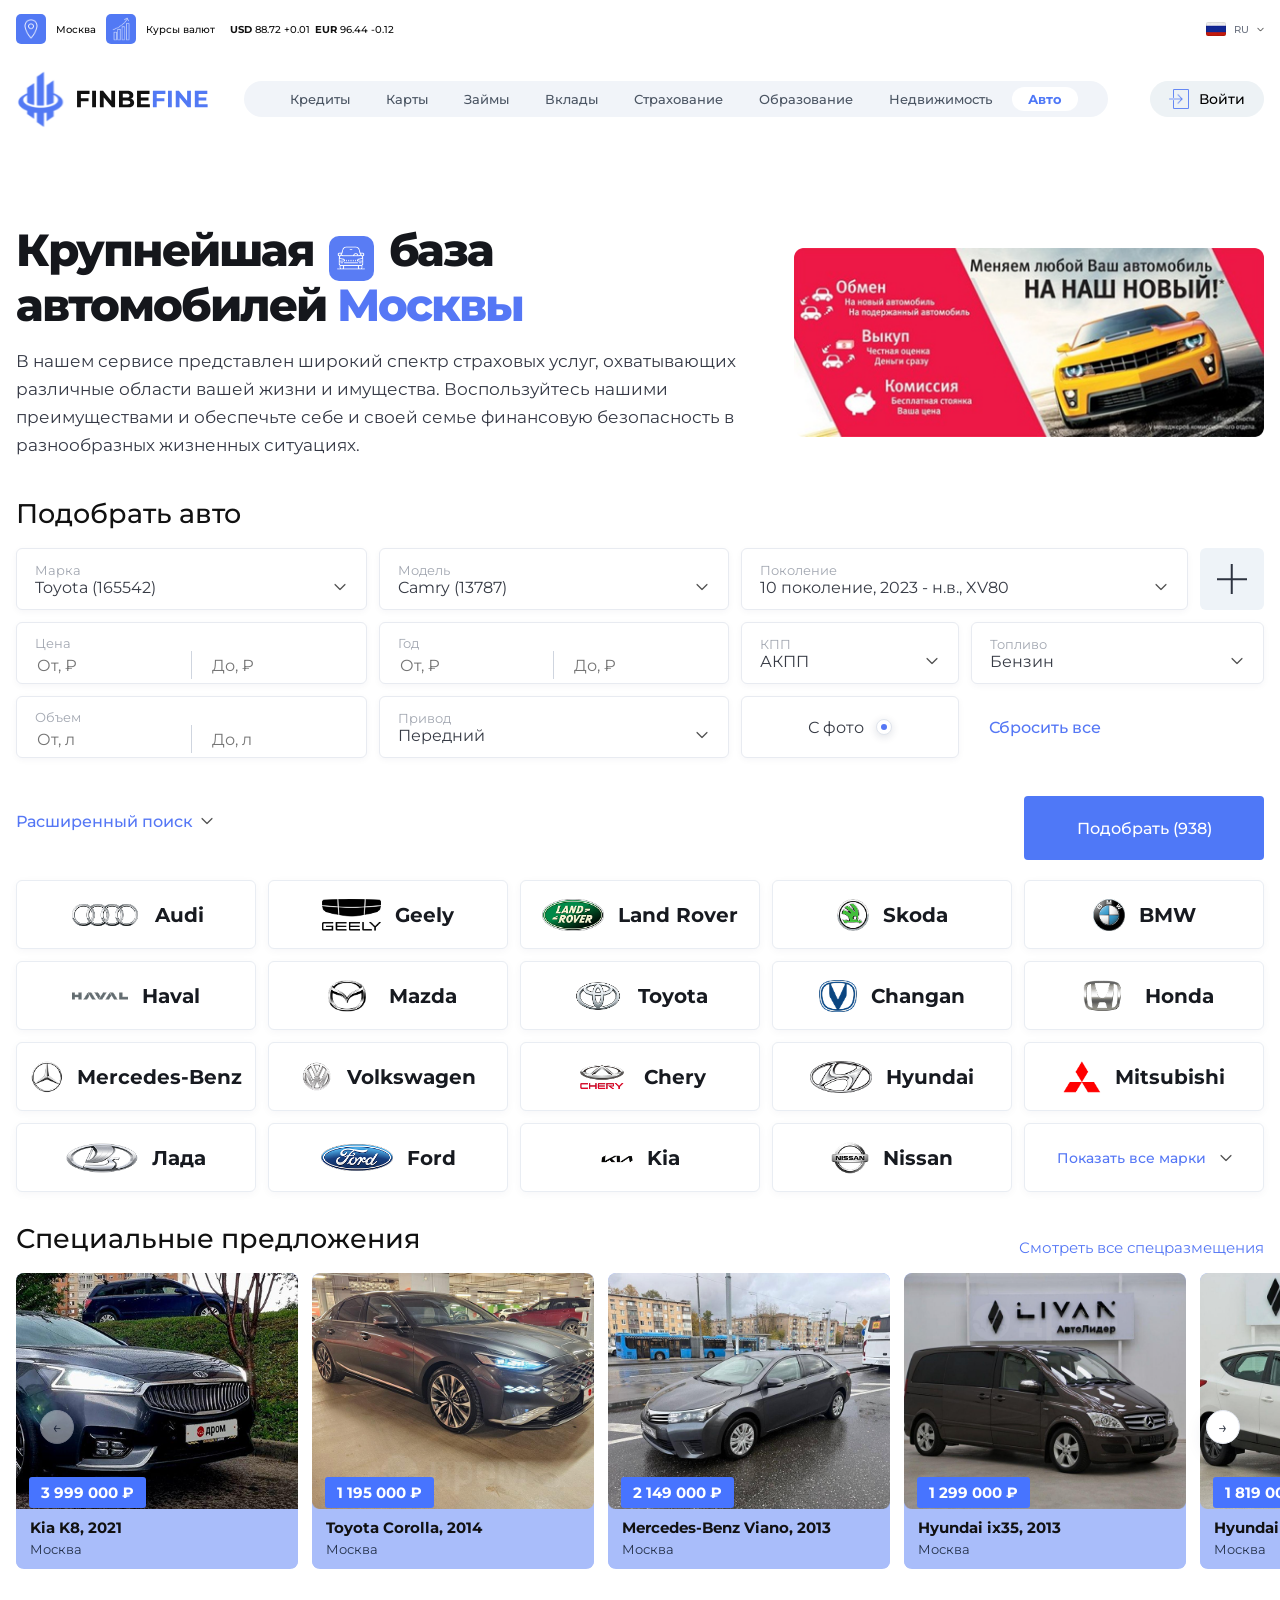
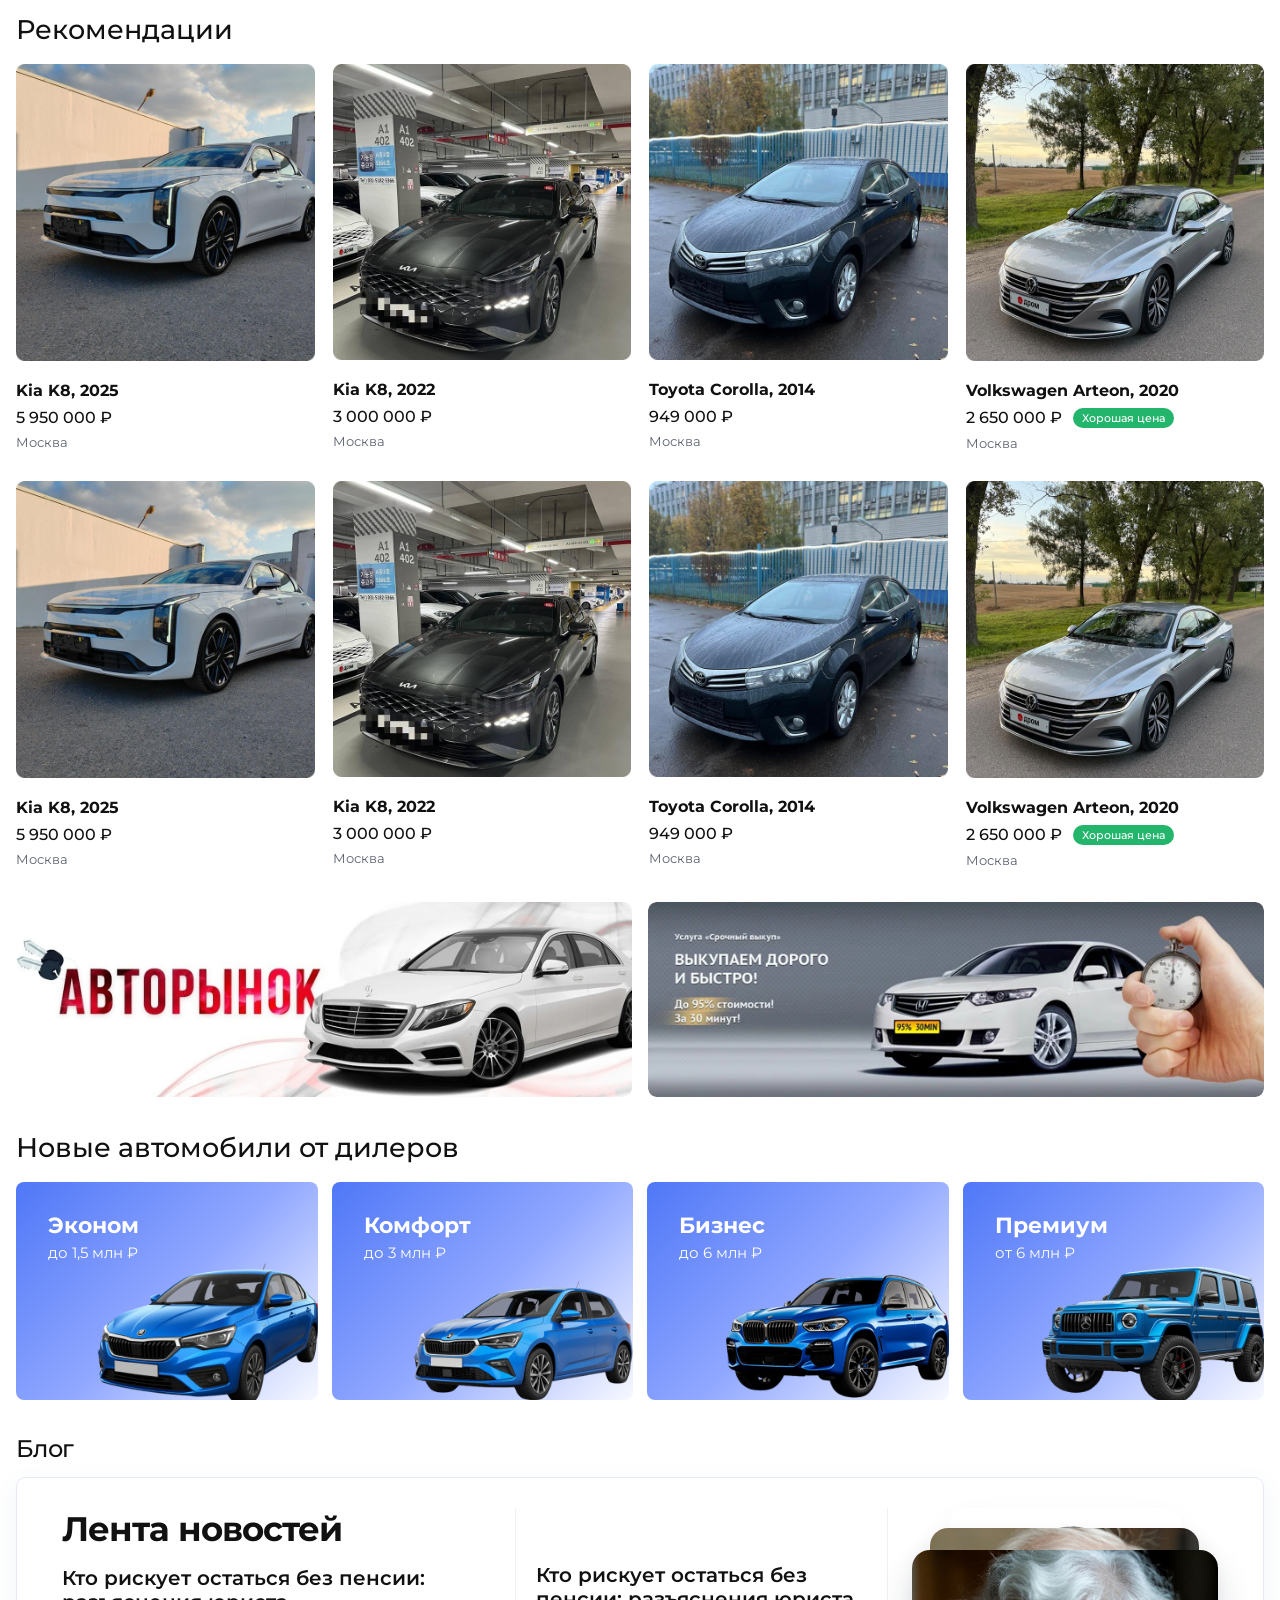
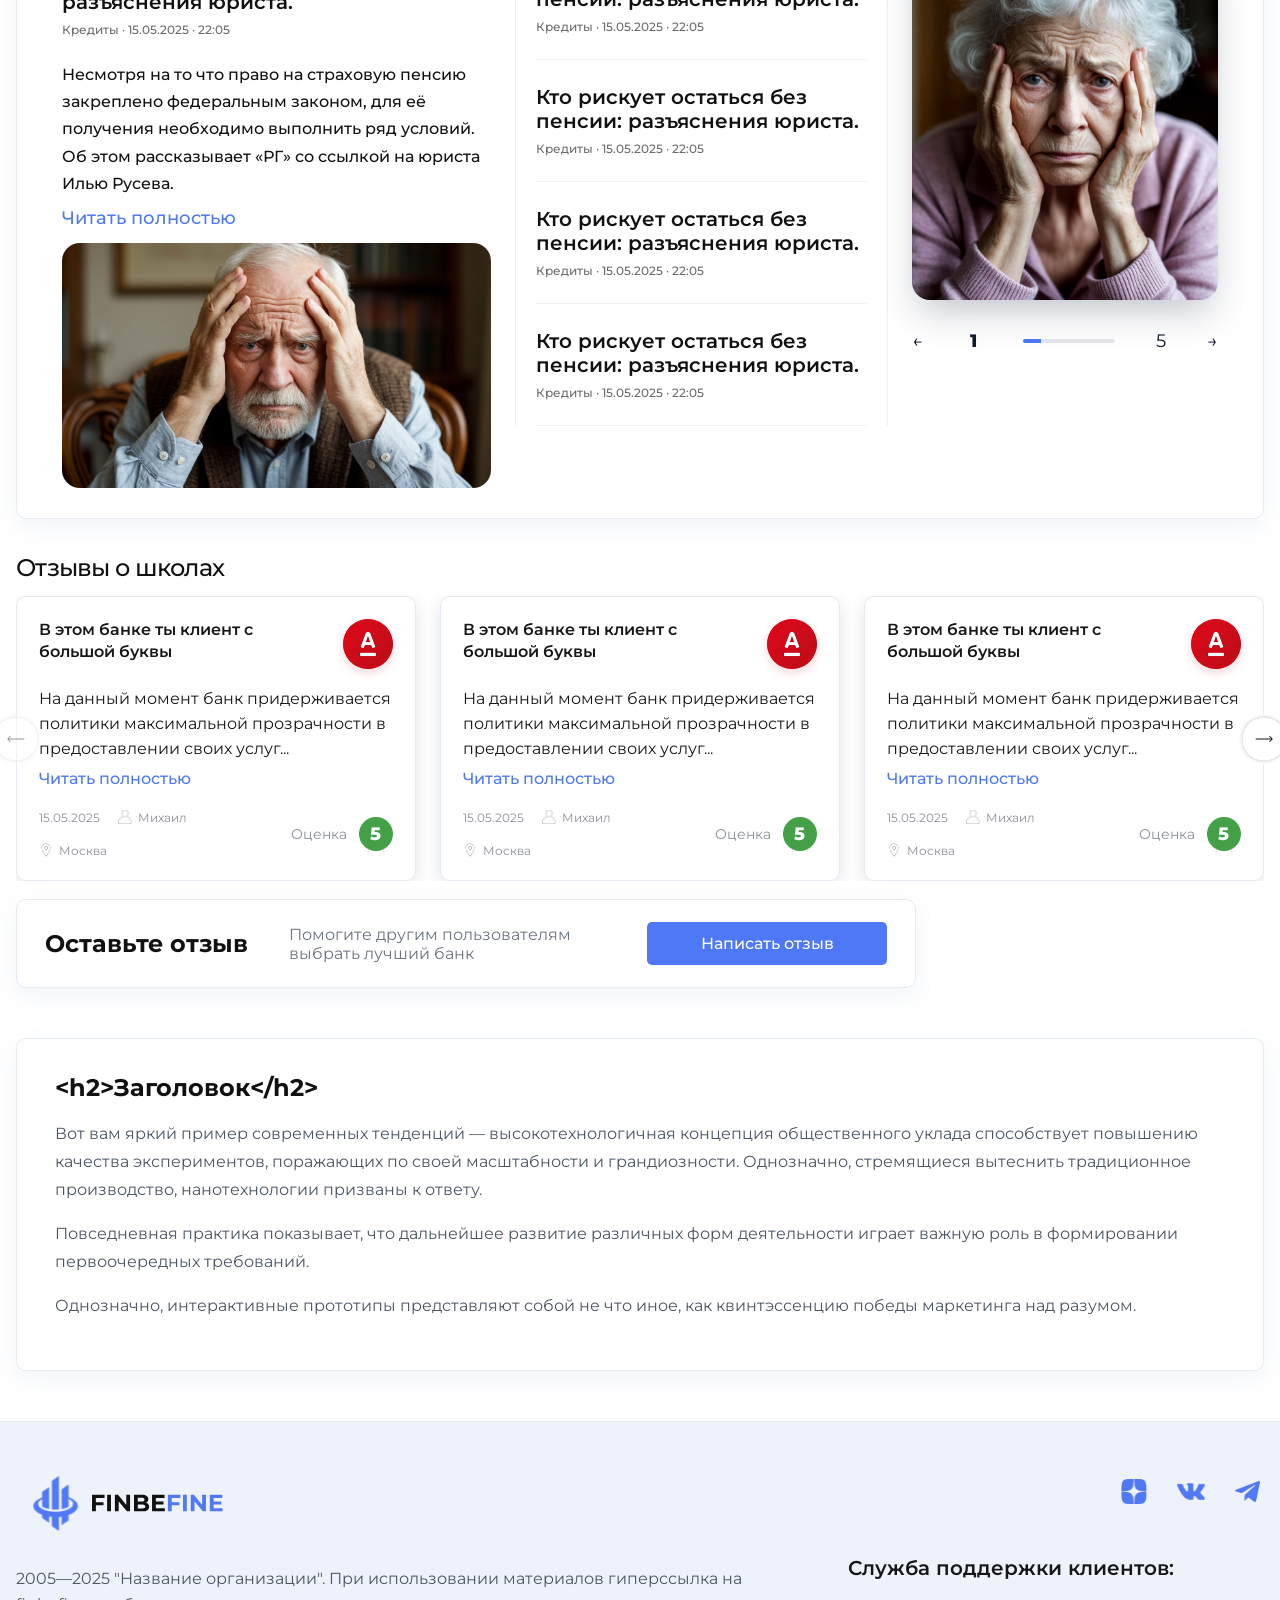
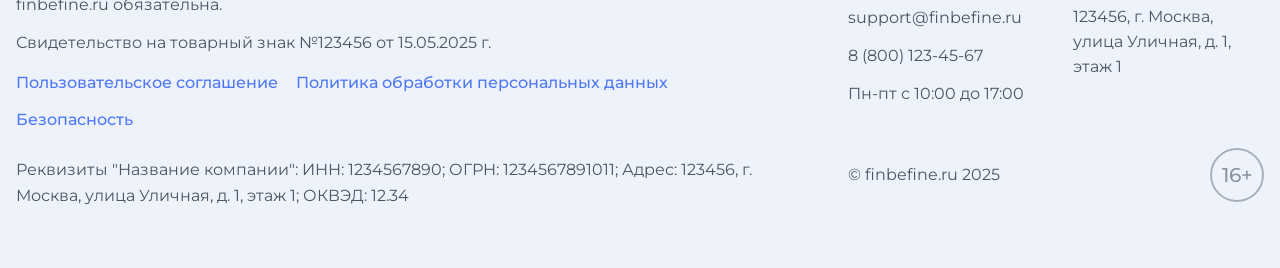
<file: auto.html>
<!doctype html>
<html lang="ru">
<head>
  <meta charset="UTF-8" />
  <meta name="viewport" content="width=device-width, initial-scale=1.0" />
  <title>FINBEFINE — Авто</title>
  <link rel="preconnect" href="https://fonts.googleapis.com">
  <link rel="preconnect" href="https://fonts.gstatic.com" crossorigin>
  <link href="https://fonts.googleapis.com/css2?family=Montserrat:ital,wght@0,100..900;1,100..900&display=swap" rel="stylesheet">
  <link rel="icon" type="image/x-icon" href="favicon.ico">
  <link rel="stylesheet" href="./style.css?v=69">
</head>
<body>
  <header class="topbar">
    <div class="top-strip">
      <div class="container top-strip-inner">
        <div class="top-strip-links">
          <a href="#">
            <div class="icon">
              <img src="assets/point.svg" alt="point">
            </div>
            Москва
          </a>
          <div class="course">
            <a href="#">
              <div class="icon">
                <img src="assets/course.svg" alt="course">
              </div>
              Курсы валют
            </a>
            <div class="course-list">
              <div class="course-item">
                <span>USD</span>
                88.72 +0.01
              </div>
              <div class="course-item">
                <span>EUR</span>
                96.44 -0.12
              </div>
            </div>
          </div>
        </div>
        <div class="top-strip-actions language-select" data-language-select>
          <button class="language-toggle" type="button" aria-haspopup="listbox" aria-expanded="false">
            <span class="language-flag language-flag-ru" data-language-flag aria-hidden="true"></span>
            <span class="lang" data-language-current>RU</span>
            <span class="dropdown-arrow" aria-hidden="true">
              <img src="assets/arrow-down.svg" alt="">
            </span>
          </button>
          <div class="language-menu" role="listbox" aria-label="Выбор языка">
            <button class="language-option active" type="button" role="option" aria-selected="true" data-lang-value="RU" data-lang-code="ru" data-flag-class="language-flag-ru">
              <span class="language-flag language-flag-ru" aria-hidden="true"></span>
              Русский
            </button>
            <button class="language-option" type="button" role="option" aria-selected="false" data-lang-value="EN" data-lang-code="en" data-flag-class="language-flag-en">
              <span class="language-flag language-flag-en" aria-hidden="true"></span>
              English
            </button>
          </div>
        </div>
      </div>
    </div>
    <div class="container topbar-inner">
      <a href="index.html" class="brand">
        <img class="brand-mark" src="assets/logo.svg" alt="logo" />
      </a>

<input class="menu-toggle" type="checkbox" id="menu-toggle" aria-label="Открыть меню">
<label class="burger" for="menu-toggle" aria-hidden="true">
  <span></span>
  <span></span>
  <span></span>
</label>

<div class="mobile-menu">
  <nav class="nav" aria-label="Основное меню">
    <a href="credits.html">Кредиты</a>
    <a href="cards.html">Карты</a>
    <a href="zaimy.html">Займы</a>
    <a href="vklady.html">Вклады</a>
    <a href="insurance.html">Страхование</a>
    <a href="education.html">Образование</a>
    <a href="realty.html">Недвижимость</a>
    <a class="active" href="auto.html">Авто</a>
  </nav>
  <button class="login-btn mobile-login-btn">
    <img src="assets/login.svg" alt="login">
    Войти
  </button>
</div>

      <div class="header-actions">
        <button class="login-btn">
          <img src="assets/login.svg" alt="login">
          Войти
        </button>
      </div>
    </div>
  </header>
<main class="auto-page">
  <div class="container">
    <section class="auto-hero">
      <div class="auto-hero-copy">
        <h1>Крупнейшая <span class="title-icon-inline auto-title-icon"><img src="assets/car.svg" alt=""></span> база<br>автомобилей <span>Москвы</span></h1>
        <p>В нашем сервисе представлен широкий спектр страховых услуг, охватывающих различные области вашей жизни и имущества. Воспользуйтесь нашими преимуществами и обеспечьте себе и своей семье финансовую безопасность в разнообразных жизненных ситуациях.</p>
      </div>
      <a class="auto-hero-banner" href="#!"><img src="assets/cars-banner.png" alt="Обмен автомобиля"></a>
    </section>

    <section class="auto-filter-section">
      <h2>Подобрать авто</h2>
      <div class="auto-filter-card">
        <div class="auto-filter-grid">
          <label class="auto-field auto-field-select"><span>Марка</span><select><option>Toyota (165542)</option><option>Kia</option><option>Volkswagen</option></select></label>
          <label class="auto-field auto-field-select"><span>Модель</span><select><option>Camry (13787)</option><option>Corolla</option><option>K8</option></select></label>
          <label class="auto-field auto-field-select"><span>Поколение</span><select><option>10 поколение, 2023 - н.в., XV80</option><option>9 поколение</option></select></label>
          <button class="auto-plus" type="button" aria-label="Добавить фильтр"></button>
          <label class="auto-field auto-split"><span>Цена</span><input placeholder="От, ₽"><i></i><input placeholder="До, ₽"></label>
          <label class="auto-field auto-split"><span>Год</span><input placeholder="От, ₽"><i></i><input placeholder="До, ₽"></label>
          <label class="auto-field auto-field-select"><span>КПП</span><select><option>АКПП</option><option>МКПП</option></select></label>
          <label class="auto-field auto-field-select auto-field-fuel"><span>Топливо</span><select><option>Бензин</option><option>Дизель</option><option>Гибрид</option></select></label>
          <label class="auto-field auto-split"><span>Объем</span><input placeholder="От, л"><i></i><input placeholder="До, л"></label>
          <label class="auto-field auto-field-select"><span>Привод</span><select><option>Передний</option><option>Полный</option><option>Задний</option></select></label>
          <label class="auto-field auto-checkbox">
            <span>С фото</span>
            <input type="checkbox" checked>
            <i></i>
          </label>
          <a class="auto-reset" href="#">
            Сбросить все
            <img src="assets/clear.svg" alt="">
          </a>
        </div>
        <div class="auto-filter-actions"><a class="auto-advanced" href="#">Расширенный поиск <img src="assets/arrow-down.svg" alt=""></a><button class="primary-btn" type="button">Подобрать (938)</button></div>
      </div>
    </section>

    <section class="auto-brands-section">
      <div class="auto-brands-grid">
        <a href="#!"><img src="assets/logo-audi.png" alt="Audi"><span>Audi</span></a><a href="#!"><img src="assets/logo-geely.png" alt="Geely"><span>Geely</span></a><a href="#!"><img src="assets/logo-landrover.png" alt="Land Rover"><span>Land Rover</span></a><a href="#!"><img src="assets/logo-skoda.png" alt="Skoda"><span>Skoda</span></a><a href="#!"><img src="assets/logo-bmw.png" alt="BMW"><span>BMW</span></a>
        <a href="#!"><img src="assets/logo-haval.png" alt="Haval"><span>Haval</span></a><a href="#!"><img src="assets/logo-mazda.png" alt="Mazda"><span>Mazda</span></a><a href="#!"><img src="assets/logo-toyota.png" alt="Toyota"><span>Toyota</span></a><a href="#!"><img src="assets/logo-changan.png" alt="Changan"><span>Changan</span></a><a href="#!"><img src="assets/logo-honda.png" alt="Honda"><span>Honda</span></a>
        <a href="#!"><img src="assets/logo-mercedes.png" alt="Mercedes-Benz"><span>Mercedes-Benz</span></a><a href="#!"><img src="assets/logo-volkswagen.png" alt="Volkswagen"><span>Volkswagen</span></a><a href="#!"><img src="assets/logo-cherry.png" alt="Chery"><span>Chery</span></a><a href="#!"><img src="assets/logo-hyundai.png" alt="Hyundai"><span>Hyundai</span></a><a href="#!"><img src="assets/logo-mitsubishi.png" alt="Mitsubishi"><span>Mitsubishi</span></a>
        <a href="#!"><img src="assets/logo-lada.png" alt="Лада"><span>Лада</span></a><a href="#!"><img src="assets/logo-ford.png" alt="Ford"><span>Ford</span></a><a href="#!"><img src="assets/logo-kia.png" alt="Kia"><span>Kia</span></a><a href="#!"><img src="assets/nissan.png" alt="Nissan"><span>Nissan</span></a><button type="button">Показать все марки <img src="assets/arrow-down.svg" alt=""></button>
      </div>
    </section>

    <section class="auto-specials-section auto-slider-section">
      <div class="auto-section-row">
        <h2>Специальные предложения</h2>
        <a href="#">Смотреть все спецразмещения</a>
      </div>

      <div class="auto-specials-slider" data-auto-specials-slider>
        <button class="auto-slider-arrow auto-slider-arrow--prev" type="button" data-auto-specials-prev>←</button>

        <div class="auto-specials-viewport">
          <div class="auto-specials-track" data-auto-specials-track>
            <a class="auto-deal-card" href="#!"><img src="assets/cars-slider-1.png" alt=""><b>3 999 000 ₽</b><div><h3>Kia K8, 2021</h3><p>Москва</p></div></a>
            <a class="auto-deal-card" href="#!"><img src="assets/cars-slider-2.png" alt=""><b>1 195 000 ₽</b><div><h3>Toyota Corolla, 2014</h3><p>Москва</p></div></a>
            <a class="auto-deal-card" href="#!"><img src="assets/cars-slider-3.png" alt=""><b>2 149 000 ₽</b><div><h3>Mercedes-Benz Viano, 2013</h3><p>Москва</p></div></a>
            <a class="auto-deal-card" href="#!"><img src="assets/cars-slider-4.png" alt=""><b>1 299 000 ₽</b><div><h3>Hyundai ix35, 2013</h3><p>Москва</p></div></a>
            <a class="auto-deal-card" href="#!"><img src="assets/cars-slider-5.png" alt=""><b>1 819 000 ₽</b><div><h3>Hyundai i30, 2022</h3><p>Москва</p></div></a>
            <a class="auto-deal-card" href="#!"><img src="assets/cars-slider-6.png" alt=""><b>1 670 000 ₽</b><div><h3>Skoda Octavia, 2019</h3><p>Москва</p></div></a>
          </div>
        </div>

        <button class="auto-slider-arrow auto-slider-arrow--next" type="button" data-auto-specials-next>→</button>
      </div>
    </section>

    <section class="auto-recommend-section">
      <h2>Рекомендации</h2>
      <div class="auto-catalog-grid">
        <a href="#!"><img src="assets/auto-image-1.png" alt="Kia K8"><h3>Kia K8, 2025</h3><b>5 950 000 ₽</b><p>Москва</p></a>
        <a href="#!"><img src="assets/auto-image-2.png" alt="Kia K8"><h3>Kia K8, 2022</h3><b>3 000 000 ₽</b><p>Москва</p></a>
        <a href="#!"><img src="assets/auto-image-3.png" alt="Toyota Corolla"><h3>Toyota Corolla, 2014</h3><b>949 000 ₽</b><p>Москва</p></a>
        <a href="#!"><img src="assets/auto-image-4.png" alt="Volkswagen Arteon"><h3>Volkswagen Arteon, 2020</h3><b>2 650 000 ₽ <span>Хорошая цена</span></b><p>Москва</p></a>
        <a href="#!"><img src="assets/auto-image-1.png" alt="Kia K8"><h3>Kia K8, 2025</h3><b>5 950 000 ₽</b><p>Москва</p></a>
        <a href="#!"><img src="assets/auto-image-2.png" alt="Kia K8"><h3>Kia K8, 2022</h3><b>3 000 000 ₽</b><p>Москва</p></a>
        <a href="#!"><img src="assets/auto-image-3.png" alt="Toyota Corolla"><h3>Toyota Corolla, 2014</h3><b>949 000 ₽</b><p>Москва</p></a>
        <a href="#!"><img src="assets/auto-image-4.png" alt="Volkswagen Arteon"><h3>Volkswagen Arteon, 2020</h3><b>2 650 000 ₽ <span>Хорошая цена</span></b><p>Москва</p></a>
      </div>
    </section>

    <section class="auto-banners-row">
      <a href="#">
        <img src="assets/auto-banner-1.png" alt="Авторынок">
      </a>
      <a href="#">
        <img src="assets/auto-banner-2.png" alt="Выкуп авто">
      </a>
    </section>

    <section class="auto-dealer-section"><h2>Новые автомобили от дилеров</h2><div class="auto-dealer-grid"><article><h3>Эконом</h3><p>до 1,5 млн ₽</p><img src="assets/auto-econom.png" alt="Эконом"></article><article><h3>Комфорт</h3><p>до 3 млн ₽</p><img src="assets/auto-comfort.png" alt="Комфорт"></article><article><h3>Бизнес</h3><p>до 6 млн ₽</p><img src="assets/auto-business.png" alt="Бизнес"></article><article><h3>Премиум</h3><p>от 6 млн ₽</p><img src="assets/auto-premium.png" alt="Премиум"></article></div></section>

    <section class="news-section credit-news auto-blog-section">
      <div class="section-head section-head-tight"><h2>Блог</h2></div>
      <article class="news-card">
        <div class="news-col news-feature"><h3>Лента новостей</h3><h4>Кто рискует остаться без пенсии: разъяснения юриста.</h4><div class="news-meta">Кредиты · 15.05.2025 · 22:05</div><p>Несмотря на то что право на страховую пенсию закреплено федеральным законом, для её получения необходимо выполнить ряд условий. Об этом рассказывает «РГ» со ссылкой на юриста Илью Русева.</p><a href="#" class="section-link">Читать полностью</a><img src="assets/news-old-man.png" alt="Новость"></div>
        <div class="news-col news-list"><div class="news-item"><h5>Кто рискует остаться без пенсии: разъяснения юриста.</h5><div class="news-meta">Кредиты · 15.05.2025 · 22:05</div></div><div class="news-item"><h5>Кто рискует остаться без пенсии: разъяснения юриста.</h5><div class="news-meta">Кредиты · 15.05.2025 · 22:05</div></div><div class="news-item"><h5>Кто рискует остаться без пенсии: разъяснения юриста.</h5><div class="news-meta">Кредиты · 15.05.2025 · 22:05</div></div><div class="news-item"><h5>Кто рискует остаться без пенсии: разъяснения юриста.</h5><div class="news-meta">Кредиты · 15.05.2025 · 22:05</div></div></div>
        <div class="news-col news-slider" data-news-slider><div class="news-slider-stack"><img class="slider-layer slider-layer-back slider-layer-back-two" data-slider-back-two src="assets/hero-travel.png" alt=""><img class="slider-layer slider-layer-back slider-layer-back-one" data-slider-back-one src="assets/news-old-man.png" alt=""><img class="slider-layer slider-layer-front" data-slider-image src="assets/news-old-woman.png" alt="Новость"></div><div class="slider-nav"><button class="slider-arrow" type="button" data-slider-prev aria-label="Предыдущая новость">←</button><span class="slider-count" data-slider-current>1</span><div class="slider-bar"><i data-slider-progress></i></div><span data-slider-total>5</span><button class="slider-arrow" type="button" data-slider-next aria-label="Следующая новость">→</button></div></div>
      </article>
    </section>

    <section class="credit-reviews-section auto-reviews-section">
      <div class="section-head section-head-tight"><h2>Отзывы о школах</h2></div>
      <div class="credit-reviews-slider" data-credit-reviews-slider>
        <button class="credit-review-arrow credit-review-arrow--prev" type="button" aria-label="Предыдущие отзывы" data-credit-reviews-prev><img src="assets/arrow-right-slider.svg" alt="" aria-hidden="true"></button>
        <div class="credit-review-viewport"><div class="credit-review-track" data-credit-reviews-track>
          <article class="review-card"><div class="review-top"><h4>В этом банке ты клиент с большой буквы</h4><span class="review-badge"><img src="assets/bank-logo.png" alt=""></span></div><p>На данный момент банк придерживается политики максимальной прозрачности в предоставлении своих услуг...</p><a href="#" class="section-link">Читать полностью</a><div class="review-bottom"><div class="review-meta"><span>15.05.2025</span><span>Михаил</span><span>Москва</span></div><div class="review-score"><span>Оценка</span><b class="score">5</b></div></div></article>
          <article class="review-card"><div class="review-top"><h4>В этом банке ты клиент с большой буквы</h4><span class="review-badge"><img src="assets/bank-logo.png" alt=""></span></div><p>На данный момент банк придерживается политики максимальной прозрачности в предоставлении своих услуг...</p><a href="#" class="section-link">Читать полностью</a><div class="review-bottom"><div class="review-meta"><span>15.05.2025</span><span>Михаил</span><span>Москва</span></div><div class="review-score"><span>Оценка</span><b class="score">5</b></div></div></article>
          <article class="review-card"><div class="review-top"><h4>В этом банке ты клиент с большой буквы</h4><span class="review-badge"><img src="assets/bank-logo.png" alt=""></span></div><p>На данный момент банк придерживается политики максимальной прозрачности в предоставлении своих услуг...</p><a href="#" class="section-link">Читать полностью</a><div class="review-bottom"><div class="review-meta"><span>15.05.2025</span><span>Михаил</span><span>Москва</span></div><div class="review-score"><span>Оценка</span><b class="score">5</b></div></div></article>
          <article class="review-card"><div class="review-top"><h4>В этом банке ты клиент с большой буквы</h4><span class="review-badge"><img src="assets/bank-logo.png" alt=""></span></div><p>На данный момент банк придерживается политики максимальной прозрачности в предоставлении своих услуг...</p><a href="#" class="section-link">Читать полностью</a><div class="review-bottom"><div class="review-meta"><span>15.05.2025</span><span>Михаил</span><span>Москва</span></div><div class="review-score"><span>Оценка</span><b class="score">5</b></div></div></article>
        </div></div>
        <button class="credit-review-arrow credit-review-arrow--next" type="button" aria-label="Следующие отзывы" data-credit-reviews-next><img src="assets/arrow-right-slider.svg" alt="" aria-hidden="true"></button>
      </div>
      <div class="credit-leave-review"><h3>Оставьте отзыв</h3><p>Помогите другим пользователям выбрать лучший банк</p><button class="primary-btn">Написать отзыв</button></div>
    </section>

    <section class="credit-seo card-lite"><h2>&lt;h2&gt;Заголовок&lt;/h2&gt;</h2><p>Вот вам яркий пример современных тенденций — высокотехнологичная концепция общественного уклада способствует повышению качества экспериментов, поражающих по своей масштабности и грандиозности. Однозначно, стремящиеся вытеснить традиционное производство, нанотехнологии призваны к ответу.</p><p>Повседневная практика показывает, что дальнейшее развитие различных форм деятельности играет важную роль в формировании первоочередных требований.</p><p>Однозначно, интерактивные прототипы представляют собой не что иное, как квинтэссенцию победы маркетинга над разумом.</p></section>
  </div>
</main>

<footer class="site-footer">
    <div class="container footer-wrap">
      <div class="footer-left">
        <a href="index.html" class="brand footer-brand">
          <img class="brand-mark" src="assets/logo.svg" alt="FINBEFINE.RU" />
        </a>
        <p>2005—2025 "Название организации". При использовании материалов гиперссылка на finbefine.ru обязательна.</p>
        <p>Свидетельство на товарный знак №123456 от 15.05.2025 г.</p>
        <div class="footer-links">
          <a href="#">Пользовательское соглашение</a>
          <a href="#">Политика обработки персональных данных</a>
          <a href="#">Безопасность</a>
        </div>
        <p>Реквизиты "Название компании": ИНН: 1234567890; ОГРН: 1234567891011; Адрес: 123456, г. Москва, улица Уличная, д. 1, этаж 1; ОКВЭД: 12.34</p>
      </div>
      <div class="footer-right">
        <nav class="footer-socials" aria-label="Социальные сети">
          <a href="#!" aria-label="Дзен"><img src="assets/dzen.svg" alt=""></a>
          <a href="#!" aria-label="ВКонтакте"><img src="assets/vk.svg" alt=""></a>
          <a href="#!" aria-label="Telegram"><img src="assets/tg.svg" alt=""></a>
        </nav>
        <div class="support-title">Служба поддержки клиентов:</div>
        <div class="footer-support">
          <div class="footer-support-main">
            <a href="mailto:support@finbefine.ru">support@finbefine.ru</a>
            <a href="tel:88001234567">8 (800) 123-45-67</a>
            <span>Пн-пт с 10:00 до 17:00</span>
          </div>
          <address>123456, г. Москва, улица Уличная, д. 1, этаж 1</address>
        </div>
        <div class="footer-bottom-row">
          <div class="copy">© finbefine.ru 2025</div>
          <div class="age-badge" aria-label="Возрастное ограничение 16 плюс">16+</div>
        </div>
      </div>
    </div>
  </footer>
  <script>
    document.addEventListener('DOMContentLoaded', function () {
      function setupTabs(tabSelector, panelSelector, tabAttribute, panelAttribute) {
        var tabs = Array.prototype.slice.call(document.querySelectorAll(tabSelector));
        var panels = Array.prototype.slice.call(document.querySelectorAll(panelSelector));

        tabs.forEach(function (tab) {
          tab.addEventListener('click', function () {
            var target = tab.getAttribute(tabAttribute);

            tabs.forEach(function (item) {
              var isActive = item === tab;
              item.classList.toggle('active', isActive);
              item.setAttribute('aria-selected', isActive ? 'true' : 'false');
            });

            panels.forEach(function (panel) {
              panel.classList.toggle('active', panel.getAttribute(panelAttribute) === target);
            });
          });
        });
      }

      setupTabs('[data-offer-tab]', '[data-offer-panel]', 'data-offer-tab', 'data-offer-panel');
      setupTabs('[data-bank-tab]', '[data-bank-panel]', 'data-bank-tab', 'data-bank-panel');
      setupTabs('[data-review-tab]', '[data-review-panel]', 'data-review-tab', 'data-review-panel');
      setupTabs('[data-news-tab]', '[data-news-panel]', 'data-news-tab', 'data-news-panel');

      var languageSelect = document.querySelector('[data-language-select]');
      if (languageSelect) {
        var languageToggle = languageSelect.querySelector('.language-toggle');
        var languageCurrent = languageSelect.querySelector('[data-language-current]');
        var languageFlag = languageSelect.querySelector('[data-language-flag]');
        var languageOptions = Array.prototype.slice.call(languageSelect.querySelectorAll('.language-option'));

        function closeLanguageMenu() {
          languageSelect.classList.remove('open');
          languageToggle.setAttribute('aria-expanded', 'false');
        }

        languageToggle.addEventListener('click', function () {
          var isOpen = languageSelect.classList.toggle('open');
          languageToggle.setAttribute('aria-expanded', isOpen ? 'true' : 'false');
        });

        languageOptions.forEach(function (option) {
          option.addEventListener('click', function () {
            languageCurrent.textContent = option.getAttribute('data-lang-value');
            document.documentElement.setAttribute('lang', option.getAttribute('data-lang-code'));
            languageFlag.className = 'language-flag ' + option.getAttribute('data-flag-class');

            languageOptions.forEach(function (item) {
              var isActive = item === option;
              item.classList.toggle('active', isActive);
              item.setAttribute('aria-selected', isActive ? 'true' : 'false');
            });

            closeLanguageMenu();
          });
        });

        document.addEventListener('click', function (event) {
          if (!languageSelect.contains(event.target)) {
            closeLanguageMenu();
          }
        });

        document.addEventListener('keydown', function (event) {
          if (event.key === 'Escape') {
            closeLanguageMenu();
          }
        });
      }

      var newsSlider = document.querySelector('[data-news-slider]');
      if (newsSlider) {
        var slides = [
          { src: './assets/figma/news-old-woman.png', alt: 'Новость о пенсиях' },
          { src: './assets/figma/news-old-man.png', alt: 'Новость о пенсионных условиях' },
          { src: './assets/hero-man.png', alt: 'Финансовые продукты' },
          { src: './assets/hero-travel.png', alt: 'Туристическое страхование' },
          { src: './assets/promo-credit.png', alt: 'Помощь с кредитом' }
        ];
        var currentSlide = 0;
        var isSliderAnimating = false;
        var sliderStack = newsSlider.querySelector('.news-slider-stack');
        var frontImage = newsSlider.querySelector('[data-slider-image]');
        var backOneImage = newsSlider.querySelector('[data-slider-back-one]');
        var backTwoImage = newsSlider.querySelector('[data-slider-back-two]');
        var currentLabel = newsSlider.querySelector('[data-slider-current]');
        var totalLabel = newsSlider.querySelector('[data-slider-total]');
        var progress = newsSlider.querySelector('[data-slider-progress]');
        var prevButton = newsSlider.querySelector('[data-slider-prev]');
        var nextButton = newsSlider.querySelector('[data-slider-next]');

        function getSlide(index) {
          return slides[(index + slides.length) % slides.length];
        }

        function setImage(image, slide) {
          image.src = slide.src;
          image.alt = slide.alt;
        }

        function updateNewsSlider(direction) {
          setImage(frontImage, getSlide(currentSlide));
          setImage(backOneImage, getSlide(currentSlide + 1));
          setImage(backTwoImage, getSlide(currentSlide + 2));
          currentLabel.textContent = String(currentSlide + 1);
          totalLabel.textContent = String(slides.length);
          progress.style.width = ((currentSlide + 1) / slides.length * 100) + '%';

          if (direction) {
            sliderStack.classList.remove('is-next', 'is-prev');
            void sliderStack.offsetWidth;
            sliderStack.classList.add(direction === 'prev' ? 'is-prev' : 'is-next');
          }
        }

        function moveNewsSlider(step, direction) {
          if (isSliderAnimating) {
            return;
          }
          isSliderAnimating = true;
          currentSlide = (currentSlide + step + slides.length) % slides.length;
          updateNewsSlider(direction);
          window.setTimeout(function () {
            sliderStack.classList.remove('is-next', 'is-prev');
            isSliderAnimating = false;
          }, 480);
        }

        prevButton.addEventListener('click', function () {
          moveNewsSlider(-1, 'prev');
        });

        nextButton.addEventListener('click', function () {
          moveNewsSlider(1, 'next');
        });

        updateNewsSlider();
      }

      var educationCoursesSlider = document.querySelector('.education-courses-slider');
      if (educationCoursesSlider) {
        var educationCoursesTrack = educationCoursesSlider.querySelector('.education-course-grid');
        var educationCoursesPrev = educationCoursesSlider.querySelector('.education-arrow--prev');
        var educationCoursesNext = educationCoursesSlider.querySelector('.education-arrow--next');
        var educationCourseCards = Array.prototype.slice.call(educationCoursesTrack.querySelectorAll('.education-course-card'));
        educationCourseCards.forEach(function (card) {
          var clone = card.cloneNode(true);
          clone.setAttribute('aria-hidden', 'true');
          educationCoursesTrack.appendChild(clone);
        });
        educationCourseCards = Array.prototype.slice.call(educationCoursesTrack.querySelectorAll('.education-course-card'));
        var educationCourseIndex = 0;

        function getVisibleEducationCourses() {
          if (window.matchMedia('(max-width: 760px)').matches) {
            return 1;
          }
          if (window.matchMedia('(max-width: 1180px)').matches) {
            return 3;
          }
          return 5;
        }

        function updateEducationCoursesSlider() {
          var visible = getVisibleEducationCourses();
          var maxIndex = Math.max(0, educationCourseCards.length - visible);
          educationCourseIndex = Math.max(0, Math.min(educationCourseIndex, maxIndex));
          var cardWidth = educationCourseCards[0] ? educationCourseCards[0].getBoundingClientRect().width : 0;
          var gap = parseFloat(getComputedStyle(educationCoursesTrack).gap) || 0;
          educationCoursesTrack.style.transform = 'translateX(' + (educationCourseIndex * -(cardWidth + gap)) + 'px)';
          educationCoursesPrev.disabled = educationCourseIndex === 0;
          educationCoursesNext.disabled = educationCourseIndex === maxIndex;
        }

        educationCoursesPrev.addEventListener('click', function () {
          educationCourseIndex -= 1;
          updateEducationCoursesSlider();
        });

        educationCoursesNext.addEventListener('click', function () {
          educationCourseIndex += 1;
          updateEducationCoursesSlider();
        });

        window.addEventListener('resize', updateEducationCoursesSlider);
        updateEducationCoursesSlider();
      }


      var educationCategories = document.querySelector('[data-education-categories]');
      if (educationCategories) {
        var categoryButtons = Array.prototype.slice.call(educationCategories.querySelectorAll('button'));
        var categoryTitle = document.querySelector('[data-education-program-title]');
        var categoryLink = document.querySelector('[data-education-program-link]');
        var categoryCounts = {
          'Информационные технологии': 56,
          'Иностранные языки': 42,
          'Бизнес и менеджмент': 38,
          'Творчество и дизайн': 31,
          'Личностный рост': 25,
          'Школьникам': 34,
          'Педагогика': 19,
          'Учебные и академические дисциплины': 28,
          'Архитектура и инженерное дело': 14,
          'Технологии и инновации': 22,
          'Досуг': 16,
          'Здоровье и безопасность': 18
        };

        categoryButtons.forEach(function (button) {
          button.addEventListener('click', function () {
            var title = button.getAttribute('data-category-title') || button.textContent.trim();

            categoryButtons.forEach(function (item) {
              item.classList.toggle('active', item === button);
            });

            if (categoryTitle) {
              categoryTitle.textContent = title;
            }

            if (categoryLink) {
              categoryLink.textContent = 'Показать все ' + (categoryCounts[title] || 25) + ' курсов';
            }
          });
        });
      }


var realtyModes = document.querySelector('[data-realty-modes]');
var realtyTypeSelect = document.querySelector('[data-realty-type-select]');
var realtySearchInput = document.querySelector('[data-realty-search-input]');

if (realtyModes && realtyTypeSelect) {
  var realtyTypeOptions = {
    buy: ['Квартира в новостройке', 'Квартира во вторичке', 'Дом', 'Земельный участок'],
    rent: ['Квартира на длительный срок', 'Комната', 'Дом', 'Апартаменты']
  };
  var realtyPlaceholders = {
    buy: 'ЖК, адрес, метро, район',
    rent: 'Адрес, метро, район'
  };

  function updateRealtySearchMode(mode) {
    var options = realtyTypeOptions[mode] || realtyTypeOptions.buy;
    realtyTypeSelect.innerHTML = options.map(function (item) {
      return '<option>' + item + '</option>';
    }).join('');

    if (realtySearchInput) {
      realtySearchInput.placeholder = realtyPlaceholders[mode] || realtyPlaceholders.buy;
    }
  }

  Array.prototype.slice.call(realtyModes.querySelectorAll('[data-realty-mode]')).forEach(function (button) {
    button.addEventListener('click', function () {
      var mode = button.getAttribute('data-realty-mode');

      Array.prototype.slice.call(realtyModes.querySelectorAll('[data-realty-mode]')).forEach(function (item) {
        var isActive = item === button;
        item.classList.toggle('active', isActive);
        item.setAttribute('aria-selected', isActive ? 'true' : 'false');
      });

      updateRealtySearchMode(mode);
    });
  });
}

var realtyPickedSlider = document.querySelector('[data-realty-picked-slider]');
if (realtyPickedSlider) {
  var realtyPickedTrack = realtyPickedSlider.querySelector('[data-realty-picked-track]');
  var realtyPickedPrev = realtyPickedSlider.querySelector('[data-realty-picked-prev]');
  var realtyPickedNext = realtyPickedSlider.querySelector('[data-realty-picked-next]');
  var realtyPickedCards = Array.prototype.slice.call(realtyPickedTrack.children);
  var realtyPickedIndex = 0;

  function getVisibleRealtyPicked() {
    if (window.matchMedia('(max-width: 860px)').matches) {
      return 1;
    }
    if (window.matchMedia('(max-width: 1180px)').matches) {
      return 2;
    }
    return 4;
  }

  function updateRealtyPickedSlider() {
    var visible = getVisibleRealtyPicked();
    var maxIndex = Math.max(0, realtyPickedCards.length - visible);
    realtyPickedIndex = Math.max(0, Math.min(realtyPickedIndex, maxIndex));
    var cardWidth = realtyPickedCards[0] ? realtyPickedCards[0].getBoundingClientRect().width : 0;
    var gap = parseFloat(getComputedStyle(realtyPickedTrack).gap) || 0;
    realtyPickedTrack.style.transform = 'translateX(' + (realtyPickedIndex * -(cardWidth + gap)) + 'px)';
    realtyPickedPrev.disabled = realtyPickedIndex === 0;
    realtyPickedNext.disabled = realtyPickedIndex === maxIndex;
  }

  realtyPickedPrev.addEventListener('click', function () {
    realtyPickedIndex -= 1;
    updateRealtyPickedSlider();
  });

  realtyPickedNext.addEventListener('click', function () {
    realtyPickedIndex += 1;
    updateRealtyPickedSlider();
  });

  window.addEventListener('resize', updateRealtyPickedSlider);
  updateRealtyPickedSlider();
}


var autoSpecialsSlider = document.querySelector('[data-auto-specials-slider]');
if (autoSpecialsSlider) {
  var autoSpecialsTrack = autoSpecialsSlider.querySelector('[data-auto-specials-track]');
  var autoSpecialsPrev = autoSpecialsSlider.querySelector('[data-auto-specials-prev]');
  var autoSpecialsNext = autoSpecialsSlider.querySelector('[data-auto-specials-next]');
  var autoSpecialsCards = Array.prototype.slice.call(autoSpecialsTrack.children);
  var autoSpecialsIndex = 0;

  function getVisibleAutoSpecials() {
    if (window.matchMedia('(max-width: 720px)').matches) return 1;
    if (window.matchMedia('(max-width: 1080px)').matches) return 2;
    return 4;
  }

  function updateAutoSpecialsSlider() {
    var visible = getVisibleAutoSpecials();
    var maxIndex = Math.max(0, autoSpecialsCards.length - visible);
    autoSpecialsIndex = Math.max(0, Math.min(autoSpecialsIndex, maxIndex));
    var cardWidth = autoSpecialsCards[0] ? autoSpecialsCards[0].getBoundingClientRect().width : 0;
    var gap = parseFloat(getComputedStyle(autoSpecialsTrack).gap) || 0;
    autoSpecialsTrack.style.transform = 'translateX(' + (autoSpecialsIndex * -(cardWidth + gap)) + 'px)';
    autoSpecialsPrev.disabled = autoSpecialsIndex === 0;
    autoSpecialsNext.disabled = autoSpecialsIndex === maxIndex;
  }

  autoSpecialsPrev.addEventListener('click', function () { autoSpecialsIndex -= 1; updateAutoSpecialsSlider(); });
  autoSpecialsNext.addEventListener('click', function () { autoSpecialsIndex += 1; updateAutoSpecialsSlider(); });
  window.addEventListener('resize', updateAutoSpecialsSlider);
  updateAutoSpecialsSlider();
}

      var creditReviewsSlider = document.querySelector("[data-credit-reviews-slider]");

      if (creditReviewsSlider) {
        var reviewsTrack = creditReviewsSlider.querySelector("[data-credit-reviews-track]");
        var reviewsPrev = creditReviewsSlider.querySelector("[data-credit-reviews-prev]");
        var reviewsNext = creditReviewsSlider.querySelector("[data-credit-reviews-next]");
        var reviewCards = Array.prototype.slice.call(reviewsTrack.querySelectorAll(".review-card"));
        var reviewIndex = 0;

        function getVisibleReviews() {
          return window.matchMedia("(max-width: 980px)").matches ? 1 : 3;
        }

        function updateCreditReviewsSlider() {
          var visible = getVisibleReviews();
          var maxIndex = Math.max(0, reviewCards.length - visible);
          reviewIndex = Math.min(reviewIndex, maxIndex);
          var cardWidth = reviewCards[0] ? reviewCards[0].getBoundingClientRect().width : 0;
          var gap = parseFloat(getComputedStyle(reviewsTrack).gap) || 0;
          reviewsTrack.style.transform = "translateX(" + (reviewIndex * -(cardWidth + gap)) + "px)";
          reviewsPrev.disabled = reviewIndex === 0;
          reviewsNext.disabled = reviewIndex === maxIndex;
        }

        reviewsPrev.addEventListener("click", function () {
          reviewIndex -= 1;
          updateCreditReviewsSlider();
        });

        reviewsNext.addEventListener("click", function () {
          reviewIndex += 1;
          updateCreditReviewsSlider();
        });

        window.addEventListener("resize", updateCreditReviewsSlider);
        updateCreditReviewsSlider();
      }

      var creditAmountRange = document.querySelector("[data-credit-amount-range]");
      var creditAmountValue = document.querySelector("[data-credit-amount-value]");

      if (creditAmountRange && creditAmountValue) {
        function formatCreditAmount(value) {
          return Number(value).toLocaleString("ru-RU") + " ₽";
        }

        function updateCreditAmount() {
          var min = Number(creditAmountRange.min);
          var max = Number(creditAmountRange.max);
          var value = Number(creditAmountRange.value);
          var progress = ((value - min) / (max - min)) * 100;
          creditAmountValue.value = formatCreditAmount(value);
          creditAmountRange.style.setProperty("--credit-progress", progress + "%");
        }

        creditAmountRange.addEventListener("input", updateCreditAmount);
        updateCreditAmount();
      }

      var bankSearch = document.querySelector('.bank-search');
      var bankTiles = Array.prototype.slice.call(document.querySelectorAll('[data-bank-name]'));
      var bankEmpty = document.querySelector('.bank-empty');

      if (bankSearch && bankTiles.length && bankEmpty) {
        function normalizeBankText(value) {
          return value.toLowerCase().replace(/[\s\-]+/g, '');
        }

        bankSearch.addEventListener('input', function () {
          var query = normalizeBankText(bankSearch.value.trim());
          var visibleCount = 0;

          bankTiles.forEach(function (tile) {
            var name = normalizeBankText(tile.getAttribute('data-bank-name'));
            var isVisible = !query || name.indexOf(query) !== -1;
            tile.hidden = !isVisible;
            if (isVisible) {
              visibleCount += 1;
            }
          });

          bankEmpty.hidden = visibleCount > 0;
        });
      }
    });

    var autoSpecialsSlider = document.querySelector('[data-auto-specials-slider]');
  </script>
</body>

</html>
</file>
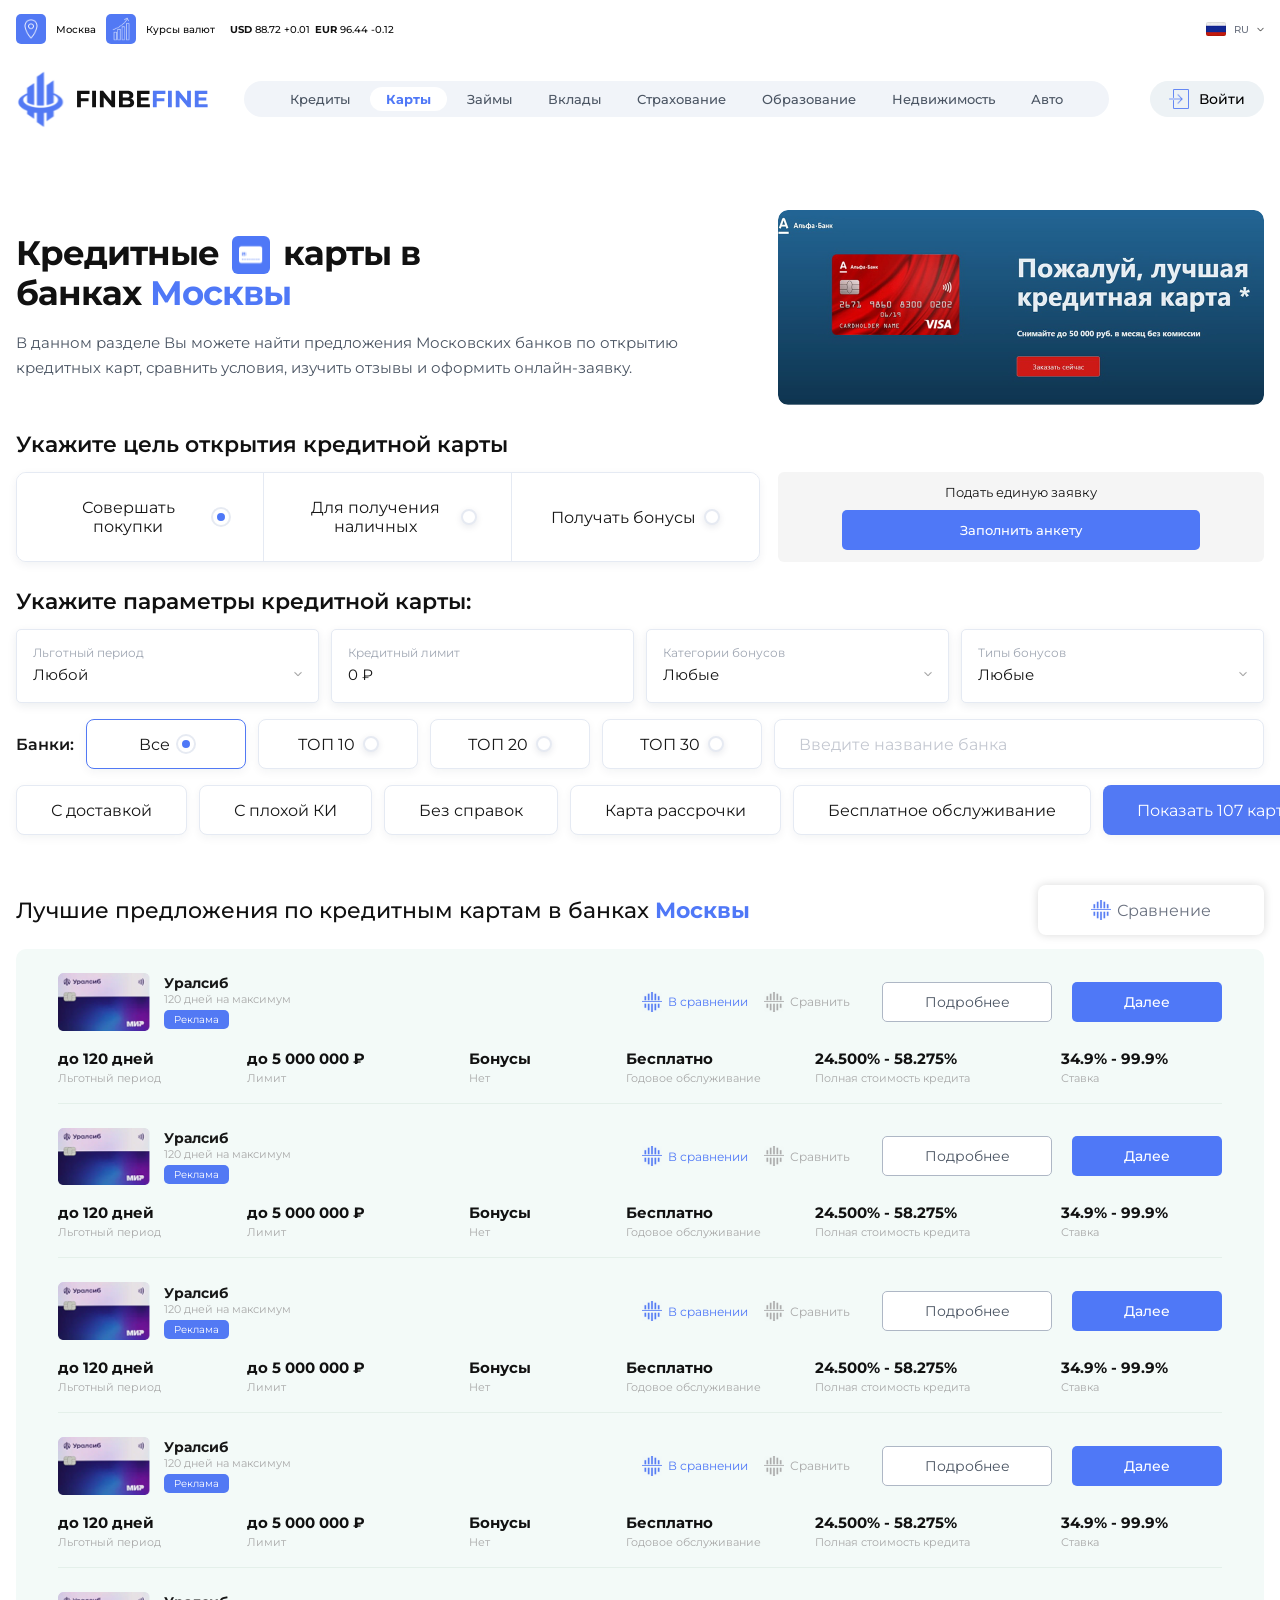
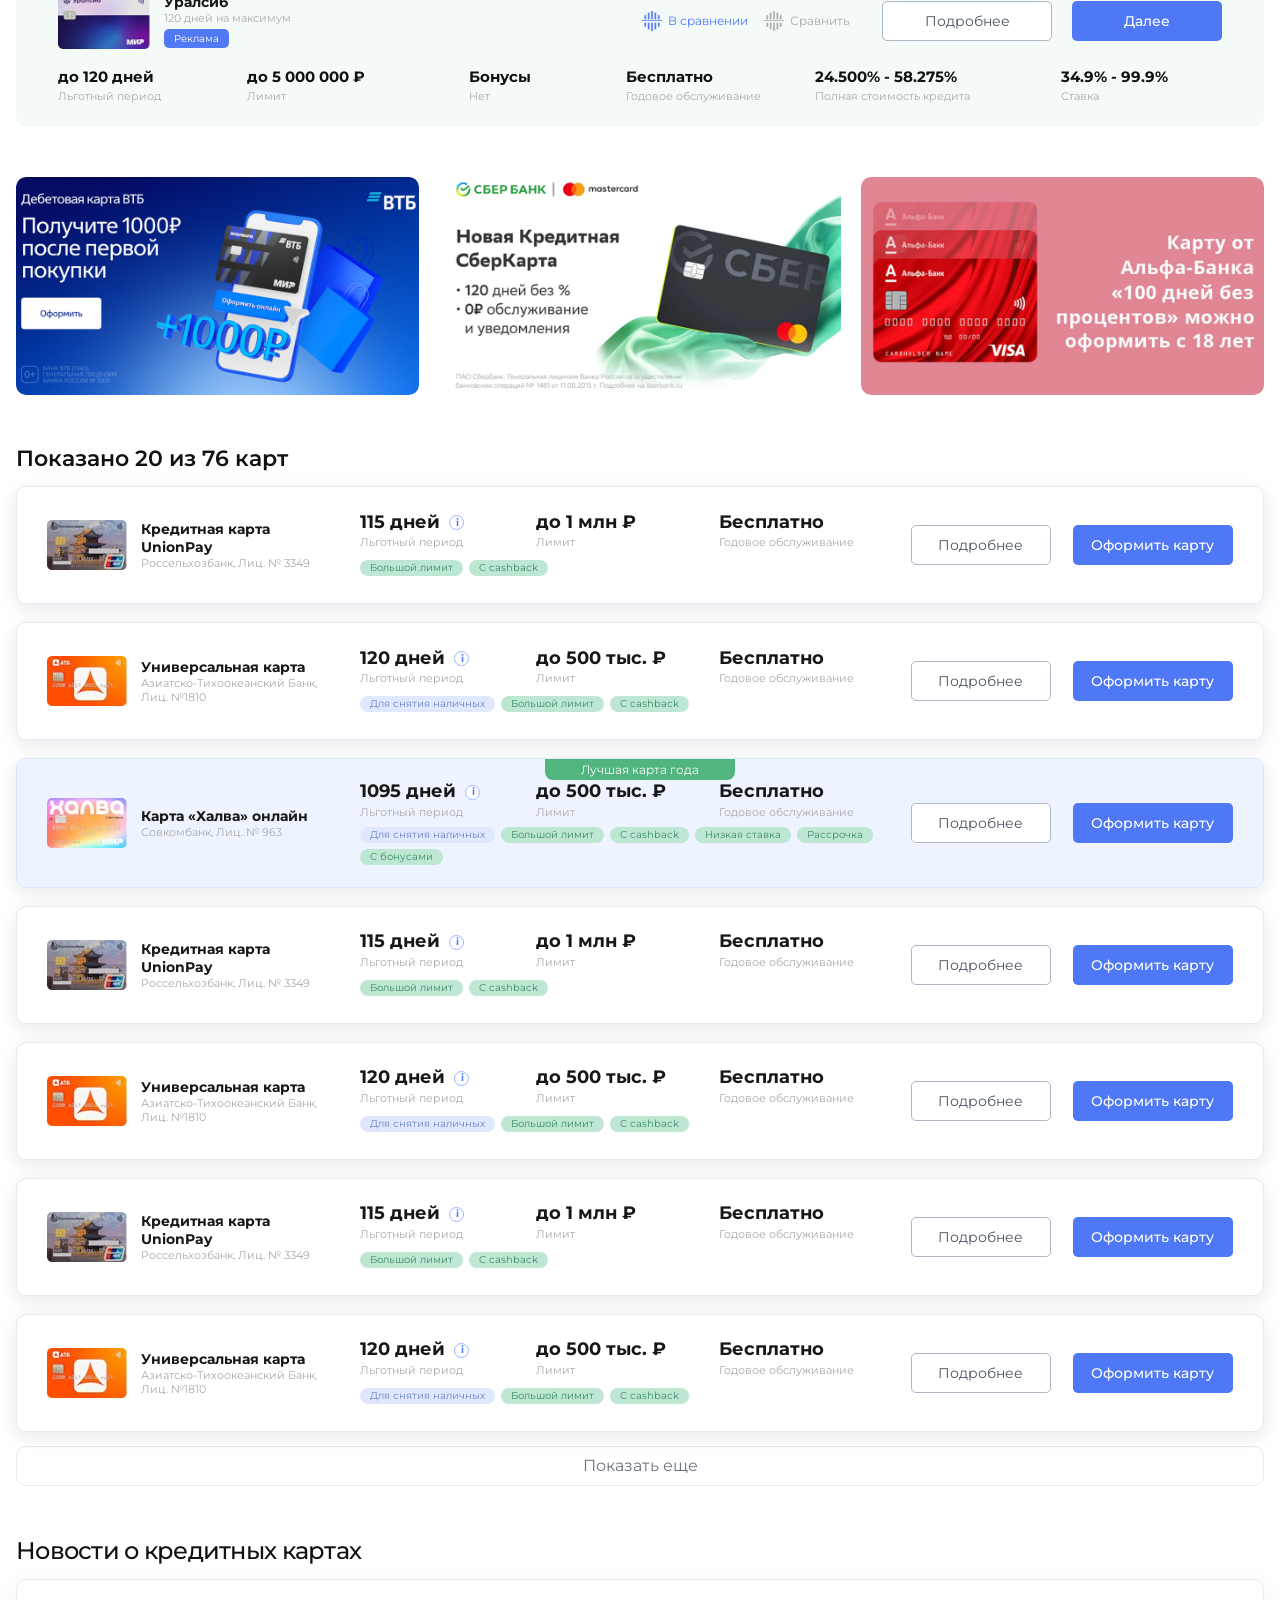
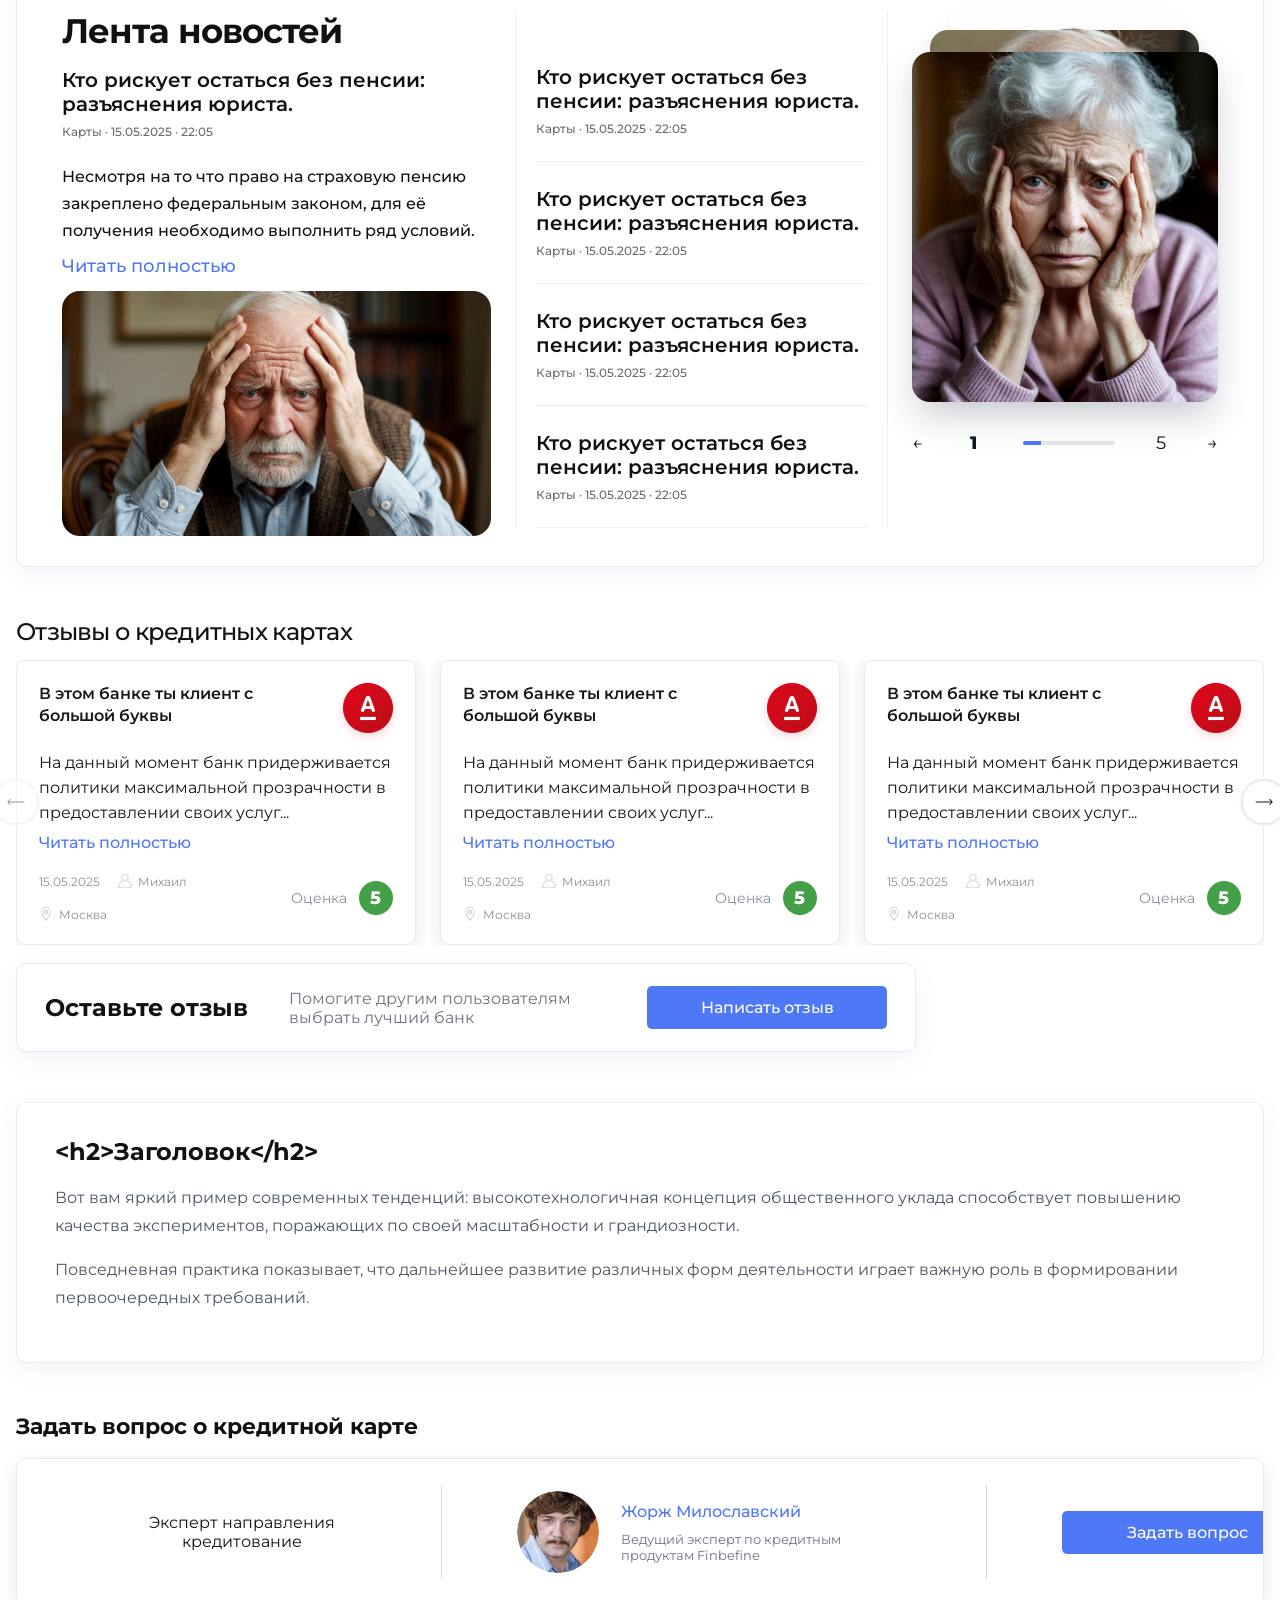
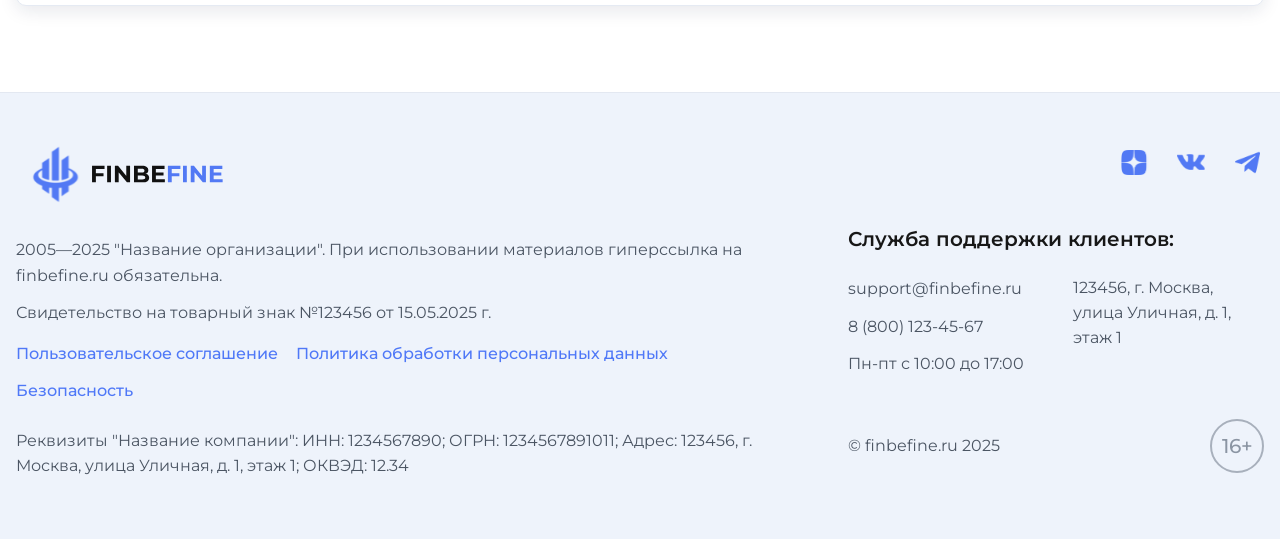
<file: cards.html>
<!doctype html>
<html lang="ru">
<head>
  <meta charset="UTF-8" />
  <meta name="viewport" content="width=device-width, initial-scale=1.0" />
  <title>FINBEFINE — Карты</title>
  <link rel="preconnect" href="https://fonts.googleapis.com">
  <link rel="preconnect" href="https://fonts.gstatic.com" crossorigin>
  <link href="https://fonts.googleapis.com/css2?family=Montserrat:ital,wght@0,100..900;1,100..900&display=swap" rel="stylesheet">
  <link rel="icon" type="image/x-icon" href="favicon.ico">
  <link rel="stylesheet" href="./style.css?v=69">
</head>
<body>
  <header class="topbar">
    <div class="top-strip">
      <div class="container top-strip-inner">
        <div class="top-strip-links">
          <a href="#">
            <div class="icon">
              <img src="assets/point.svg" alt="point">
            </div>
            Москва
          </a>
          <div class="course">
            <a href="#">
              <div class="icon">
                <img src="assets/course.svg" alt="course">
              </div>
              Курсы валют
            </a>
            <div class="course-list">
              <div class="course-item">
                <span>USD</span>
                88.72 +0.01
              </div>
              <div class="course-item">
                <span>EUR</span>
                96.44 -0.12
              </div>
            </div>
          </div>
        </div>
        <div class="top-strip-actions language-select" data-language-select>
          <button class="language-toggle" type="button" aria-haspopup="listbox" aria-expanded="false">
            <span class="language-flag language-flag-ru" data-language-flag aria-hidden="true"></span>
            <span class="lang" data-language-current>RU</span>
            <span class="dropdown-arrow" aria-hidden="true">
              <img src="assets/arrow-down.svg" alt="">
            </span>
          </button>
          <div class="language-menu" role="listbox" aria-label="Выбор языка">
            <button class="language-option active" type="button" role="option" aria-selected="true" data-lang-value="RU" data-lang-code="ru" data-flag-class="language-flag-ru">
              <span class="language-flag language-flag-ru" aria-hidden="true"></span>
              Русский
            </button>
            <button class="language-option" type="button" role="option" aria-selected="false" data-lang-value="EN" data-lang-code="en" data-flag-class="language-flag-en">
              <span class="language-flag language-flag-en" aria-hidden="true"></span>
              English
            </button>
          </div>
        </div>
      </div>
    </div>
    <div class="container topbar-inner">
      <a href="index.html" class="brand">
        <img class="brand-mark" src="assets/logo.svg" alt="logo" />
      </a>

<input class="menu-toggle" type="checkbox" id="menu-toggle" aria-label="Открыть меню">
<label class="burger" for="menu-toggle" aria-hidden="true">
  <span></span>
  <span></span>
  <span></span>
</label>

<div class="mobile-menu">
  <nav class="nav" aria-label="Основное меню">
    <a href="credits.html">Кредиты</a>
    <a class="active" href="cards.html">Карты</a>
    <a href="zaimy.html">Займы</a>
    <a href="vklady.html">Вклады</a>
    <a href="insurance.html">Страхование</a>
    <a href="education.html">Образование</a>
    <a href="realty.html">Недвижимость</a>
    <a href="auto.html">Авто</a>
  </nav>
  <button class="login-btn mobile-login-btn">
    <img src="assets/login.svg" alt="login">
    Войти
  </button>
</div>

      <div class="header-actions">
        <button class="login-btn">
          <img src="assets/login.svg" alt="login">
          Войти
        </button>
      </div>
    </div>
  </header>

    <main class="credits-page cards-page">
    <div class="container">
      <section class="credits-hero cards-hero">
        <div class="credits-hero-copy">
          <h1>Кредитные <span class="title-icon-inline"><img src="assets/card.svg" alt=""></span> карты в банках <span>Москвы</span></h1>
          <p>В данном разделе Вы можете найти предложения Московских банков по открытию кредитных карт, сравнить условия, изучить отзывы и оформить онлайн-заявку.</p>
        </div>
        <a class="credits-hero-banner image-banner" href="#!" aria-label="Лучшая кредитная карта"><img src="assets/alfabank-banner.png" alt="Лучшая кредитная карта"></a>
      </section>

      <section class="cards-open-purpose">
        <h2>Укажите цель открытия кредитной карты</h2>
        <div class="cards-purpose-layout">
          <div class="cards-purpose-buttons" role="radiogroup" aria-label="Цель открытия кредитной карты">
            <button class="active" type="button" role="radio" aria-checked="true">Совершать покупки <span class="radio-dot" aria-hidden="true"></span></button>
            <button type="button" role="radio" aria-checked="false">Для получения наличных <span class="radio-dot" aria-hidden="true"></span></button>
            <button type="button" role="radio" aria-checked="false">Получать бонусы <span class="radio-dot" aria-hidden="true"></span></button>
          </div>
          <div class="cards-quick-apply"><span>Подать единую заявку</span><button class="primary-btn" type="button">Заполнить анкету</button></div>
        </div>
      </section>

      <section class="cards-filter-section">
        <h2>Укажите параметры кредитной карты:</h2>
        <div class="cards-filter-row">
          <label class="credit-control"><span>Льготный период</span><select><option>Любой</option><option>до 120 дней</option><option>до 365 дней</option></select></label>
          <label class="credit-control"><span>Кредитный лимит</span><input type="text" value="0 ₽"></label>
          <label class="credit-control"><span>Категории бонусов</span><select><option>Любые</option><option>Кэшбэк</option><option>Мили</option></select></label>
          <label class="credit-control"><span>Типы бонусов</span><select><option>Любые</option><option>Баллы</option><option>Рубли</option></select></label>
        </div>
        <div class="cards-filter-line cards-bank-line" role="radiogroup" aria-label="Банки">
          <span>Банки:</span>
          <button class="active" type="button" role="radio" aria-checked="true">Все <span class="radio-dot" aria-hidden="true"></span></button>
          <button type="button" role="radio" aria-checked="false">ТОП 10 <span class="radio-dot" aria-hidden="true"></span></button>
          <button type="button" role="radio" aria-checked="false">ТОП 20 <span class="radio-dot" aria-hidden="true"></span></button>
          <button type="button" role="radio" aria-checked="false">ТОП 30 <span class="radio-dot" aria-hidden="true"></span></button>
          <input class="cards-bank-search" type="text" placeholder="Введите название банка">
        </div>
        <div class="cards-filter-line cards-tag-line" aria-label="Фильтры карт">
          <button type="button">С доставкой</button>
          <button type="button">С плохой КИ</button>
          <button type="button">Без справок</button>
          <button type="button">Карта рассрочки</button>
          <button type="button">Бесплатное обслуживание</button>
          <button class="primary-btn" type="button">Показать 107 карт</button>
        </div>
      </section>

      <section class="cards-best-section">
        <div class="cards-section-head"><h2>Лучшие предложения по кредитным картам в банках <span>Москвы</span></h2><button class="cards-compare" type="button"><img src="assets/compare.svg" alt="" aria-hidden="true">Сравнение</button></div>
        <div class="cards-best-list">
          <article class="cards-best-row">
            <div class="cards-best-top"><div class="cards-product"><img src="assets/uralsib-card.png" alt=""><div><strong>Уралсиб</strong><span>120 дней на максимум</span><em>Реклама</em></div></div><div class="cards-best-compare"><button class="active" type="button"><img src="assets/compare.svg" alt="" aria-hidden="true">В сравнении</button><button type="button"><img src="assets/compare-gray.svg" alt="" aria-hidden="true">Сравнить</button></div><a class="cards-details-btn" href="#!">Подробнее</a><a class="primary-btn" href="#!">Далее</a></div>
            <div class="cards-best-metrics"><b>до 120 дней<small>Льготный период</small></b><b>до 5 000 000 ₽<small>Лимит</small></b><b>Бонусы<small>Нет</small></b><b>Бесплатно<small>Годовое обслуживание</small></b><b>24.500% - 58.275%<small>Полная стоимость кредита</small></b><b>34.9% - 99.9%<small>Ставка</small></b></div>
          </article>
          <article class="cards-best-row">
            <div class="cards-best-top"><div class="cards-product"><img src="assets/uralsib-card.png" alt=""><div><strong>Уралсиб</strong><span>120 дней на максимум</span><em>Реклама</em></div></div><div class="cards-best-compare"><button class="active" type="button"><img src="assets/compare.svg" alt="" aria-hidden="true">В сравнении</button><button type="button"><img src="assets/compare-gray.svg" alt="" aria-hidden="true">Сравнить</button></div><a class="cards-details-btn" href="#!">Подробнее</a><a class="primary-btn" href="#!">Далее</a></div>
            <div class="cards-best-metrics"><b>до 120 дней<small>Льготный период</small></b><b>до 5 000 000 ₽<small>Лимит</small></b><b>Бонусы<small>Нет</small></b><b>Бесплатно<small>Годовое обслуживание</small></b><b>24.500% - 58.275%<small>Полная стоимость кредита</small></b><b>34.9% - 99.9%<small>Ставка</small></b></div>
          </article>
          <article class="cards-best-row">
            <div class="cards-best-top"><div class="cards-product"><img src="assets/uralsib-card.png" alt=""><div><strong>Уралсиб</strong><span>120 дней на максимум</span><em>Реклама</em></div></div><div class="cards-best-compare"><button class="active" type="button"><img src="assets/compare.svg" alt="" aria-hidden="true">В сравнении</button><button type="button"><img src="assets/compare-gray.svg" alt="" aria-hidden="true">Сравнить</button></div><a class="cards-details-btn" href="#!">Подробнее</a><a class="primary-btn" href="#!">Далее</a></div>
            <div class="cards-best-metrics"><b>до 120 дней<small>Льготный период</small></b><b>до 5 000 000 ₽<small>Лимит</small></b><b>Бонусы<small>Нет</small></b><b>Бесплатно<small>Годовое обслуживание</small></b><b>24.500% - 58.275%<small>Полная стоимость кредита</small></b><b>34.9% - 99.9%<small>Ставка</small></b></div>
          </article>
          <article class="cards-best-row">
            <div class="cards-best-top"><div class="cards-product"><img src="assets/uralsib-card.png" alt=""><div><strong>Уралсиб</strong><span>120 дней на максимум</span><em>Реклама</em></div></div><div class="cards-best-compare"><button class="active" type="button"><img src="assets/compare.svg" alt="" aria-hidden="true">В сравнении</button><button type="button"><img src="assets/compare-gray.svg" alt="" aria-hidden="true">Сравнить</button></div><a class="cards-details-btn" href="#!">Подробнее</a><a class="primary-btn" href="#!">Далее</a></div>
            <div class="cards-best-metrics"><b>до 120 дней<small>Льготный период</small></b><b>до 5 000 000 ₽<small>Лимит</small></b><b>Бонусы<small>Нет</small></b><b>Бесплатно<small>Годовое обслуживание</small></b><b>24.500% - 58.275%<small>Полная стоимость кредита</small></b><b>34.9% - 99.9%<small>Ставка</small></b></div>
          </article>
          <article class="cards-best-row">
            <div class="cards-best-top"><div class="cards-product"><img src="assets/uralsib-card.png" alt=""><div><strong>Уралсиб</strong><span>120 дней на максимум</span><em>Реклама</em></div></div><div class="cards-best-compare"><button class="active" type="button"><img src="assets/compare.svg" alt="" aria-hidden="true">В сравнении</button><button type="button"><img src="assets/compare-gray.svg" alt="" aria-hidden="true">Сравнить</button></div><a class="cards-details-btn" href="#!">Подробнее</a><a class="primary-btn" href="#!">Далее</a></div>
            <div class="cards-best-metrics"><b>до 120 дней<small>Льготный период</small></b><b>до 5 000 000 ₽<small>Лимит</small></b><b>Бонусы<small>Нет</small></b><b>Бесплатно<small>Годовое обслуживание</small></b><b>24.500% - 58.275%<small>Полная стоимость кредита</small></b><b>34.9% - 99.9%<small>Ставка</small></b></div>
          </article>
        </div>
      </section>

      <section class="cards-banners">
        <a class="image-banner" href="#!"><img src="assets/card-banner-1.png" alt="Дебетовая карта ВТБ"></a>
        <a class="image-banner" href="#!"><img src="assets/card-banner-2.png" alt="Новая кредитная СберКарта"></a>
        <a class="image-banner" href="#!"><img src="assets/card-banner-3.png" alt="Карта от Альфа Банка"></a>
      </section>

      <section class="cards-list-section">
        <h2>Показано 20 из 76 карт</h2>
        <div class="cards-table-list">
          <article class="cards-table-row"><div class="cards-product"><img src="assets/card-1.png" alt=""><div><strong>Кредитная карта UnionPay</strong><span>Россельхозбанк, Лиц. № 3349</span></div></div><div class="cards-table-metric"><b>115 дней <button class="cards-info" type="button" aria-label="Информация о льготном периоде">i</button></b><small>Льготный период</small></div><div class="cards-table-metric"><b>до 1 млн ₽</b><small>Лимит</small></div><div class="cards-table-metric"><b>Бесплатно</b><small>Годовое обслуживание</small></div><div class="cards-mini-tags"><em>Большой лимит</em><em>C cashback</em></div><a class="cards-details-btn" href="#!">Подробнее</a><a class="primary-btn" href="#!">Оформить карту</a></article>
          <article class="cards-table-row"><div class="cards-product"><img src="assets/card-2.png" alt=""><div><strong>Универсальная карта</strong><span>Азиатско-Тихоокеанский Банк, Лиц. №1810</span></div></div><div class="cards-table-metric"><b>120 дней <button class="cards-info" type="button" aria-label="Информация о льготном периоде">i</button></b><small>Льготный период</small></div><div class="cards-table-metric"><b>до 500 тыс. ₽</b><small>Лимит</small></div><div class="cards-table-metric"><b>Бесплатно</b><small>Годовое обслуживание</small></div><div class="cards-mini-tags"><em class="is-blue">Для снятия наличных</em><em>Большой лимит</em><em>C cashback</em></div><a class="cards-details-btn" href="#!">Подробнее</a><a class="primary-btn" href="#!">Оформить карту</a></article>
          <article class="cards-table-row is-highlighted"><div class="cards-row-badge">Лучшая карта года</div><div class="cards-product"><img src="assets/card-3.png" alt=""><div><strong>Карта «Халва» онлайн</strong><span>Совкомбанк, Лиц. № 963</span></div></div><div class="cards-table-metric"><b>1095 дней <button class="cards-info" type="button" aria-label="Информация о льготном периоде">i</button></b><small>Льготный период</small></div><div class="cards-table-metric"><b>до 500 тыс. ₽</b><small>Лимит</small></div><div class="cards-table-metric"><b>Бесплатно</b><small>Годовое обслуживание</small></div><div class="cards-mini-tags"><em class="is-blue">Для снятия наличных</em><em>Большой лимит</em><em>C cashback</em><em>Низкая ставка</em><em>Рассрочка</em><em>С бонусами</em></div><a class="cards-details-btn" href="#!">Подробнее</a><a class="primary-btn" href="#!">Оформить карту</a></article>
          <article class="cards-table-row"><div class="cards-product"><img src="assets/card-1.png" alt=""><div><strong>Кредитная карта UnionPay</strong><span>Россельхозбанк, Лиц. № 3349</span></div></div><div class="cards-table-metric"><b>115 дней <button class="cards-info" type="button" aria-label="Информация о льготном периоде">i</button></b><small>Льготный период</small></div><div class="cards-table-metric"><b>до 1 млн ₽</b><small>Лимит</small></div><div class="cards-table-metric"><b>Бесплатно</b><small>Годовое обслуживание</small></div><div class="cards-mini-tags"><em>Большой лимит</em><em>C cashback</em></div><a class="cards-details-btn" href="#!">Подробнее</a><a class="primary-btn" href="#!">Оформить карту</a></article>
          <article class="cards-table-row"><div class="cards-product"><img src="assets/card-2.png" alt=""><div><strong>Универсальная карта</strong><span>Азиатско-Тихоокеанский Банк, Лиц. №1810</span></div></div><div class="cards-table-metric"><b>120 дней <button class="cards-info" type="button" aria-label="Информация о льготном периоде">i</button></b><small>Льготный период</small></div><div class="cards-table-metric"><b>до 500 тыс. ₽</b><small>Лимит</small></div><div class="cards-table-metric"><b>Бесплатно</b><small>Годовое обслуживание</small></div><div class="cards-mini-tags"><em class="is-blue">Для снятия наличных</em><em>Большой лимит</em><em>C cashback</em></div><a class="cards-details-btn" href="#!">Подробнее</a><a class="primary-btn" href="#!">Оформить карту</a></article>
          <article class="cards-table-row"><div class="cards-product"><img src="assets/card-1.png" alt=""><div><strong>Кредитная карта UnionPay</strong><span>Россельхозбанк, Лиц. № 3349</span></div></div><div class="cards-table-metric"><b>115 дней <button class="cards-info" type="button" aria-label="Информация о льготном периоде">i</button></b><small>Льготный период</small></div><div class="cards-table-metric"><b>до 1 млн ₽</b><small>Лимит</small></div><div class="cards-table-metric"><b>Бесплатно</b><small>Годовое обслуживание</small></div><div class="cards-mini-tags"><em>Большой лимит</em><em>C cashback</em></div><a class="cards-details-btn" href="#!">Подробнее</a><a class="primary-btn" href="#!">Оформить карту</a></article>
          <article class="cards-table-row"><div class="cards-product"><img src="assets/card-2.png" alt=""><div><strong>Универсальная карта</strong><span>Азиатско-Тихоокеанский Банк, Лиц. №1810</span></div></div><div class="cards-table-metric"><b>120 дней <button class="cards-info" type="button" aria-label="Информация о льготном периоде">i</button></b><small>Льготный период</small></div><div class="cards-table-metric"><b>до 500 тыс. ₽</b><small>Лимит</small></div><div class="cards-table-metric"><b>Бесплатно</b><small>Годовое обслуживание</small></div><div class="cards-mini-tags"><em class="is-blue">Для снятия наличных</em><em>Большой лимит</em><em>C cashback</em></div><a class="cards-details-btn" href="#!">Подробнее</a><a class="primary-btn" href="#!">Оформить карту</a></article>
        </div>
        <button class="show-more-btn" type="button">Показать еще</button>
      </section>

      <section class="news-section credit-news">
        <div class="section-head section-head-tight"><h2>Новости о кредитных картах</h2></div>
        <article class="news-card">
          <div class="news-col news-feature"><h3>Лента новостей</h3><h4>Кто рискует остаться без пенсии: разъяснения юриста.</h4><div class="news-meta">Карты · 15.05.2025 · 22:05</div><p>Несмотря на то что право на страховую пенсию закреплено федеральным законом, для её получения необходимо выполнить ряд условий.</p><a href="#" class="section-link">Читать полностью</a><img src="assets/news-old-man.png" alt="Новость"></div>
          <div class="news-col news-list"><div class="news-item"><h5>Кто рискует остаться без пенсии: разъяснения юриста.</h5><div class="news-meta">Карты · 15.05.2025 · 22:05</div></div><div class="news-item"><h5>Кто рискует остаться без пенсии: разъяснения юриста.</h5><div class="news-meta">Карты · 15.05.2025 · 22:05</div></div><div class="news-item"><h5>Кто рискует остаться без пенсии: разъяснения юриста.</h5><div class="news-meta">Карты · 15.05.2025 · 22:05</div></div><div class="news-item"><h5>Кто рискует остаться без пенсии: разъяснения юриста.</h5><div class="news-meta">Карты · 15.05.2025 · 22:05</div></div></div>
          <div class="news-col news-slider" data-news-slider><div class="news-slider-stack"><img class="slider-layer slider-layer-back slider-layer-back-two" data-slider-back-two src="assets/hero-travel.png" alt=""><img class="slider-layer slider-layer-back slider-layer-back-one" data-slider-back-one src="assets/news-old-man.png" alt=""><img class="slider-layer slider-layer-front" data-slider-image src="assets/news-old-woman.png" alt="Новость"></div><div class="slider-nav"><button class="slider-arrow" type="button" data-slider-prev aria-label="Предыдущая новость">←</button><span class="slider-count" data-slider-current>1</span><div class="slider-bar"><i data-slider-progress></i></div><span data-slider-total>5</span><button class="slider-arrow" type="button" data-slider-next aria-label="Следующая новость">→</button></div></div>
        </article>
      </section>

      <section class="credit-reviews-section">
        <div class="section-head section-head-tight"><h2>Отзывы о кредитных картах</h2></div>
        <div class="credit-reviews-slider" data-credit-reviews-slider>
          <button class="credit-review-arrow credit-review-arrow--prev" type="button" aria-label="Предыдущие отзывы" data-credit-reviews-prev><img src="assets/arrow-right-slider.svg" alt="" aria-hidden="true"></button>
          <div class="credit-review-viewport"><div class="credit-review-track" data-credit-reviews-track>
            <article class="review-card"><div class="review-top"><h4>В этом банке ты клиент с большой буквы</h4><span class="review-badge"><img src="assets/bank-logo.png" alt=""></span></div><p>На данный момент банк придерживается политики максимальной прозрачности в предоставлении своих услуг...</p><a href="#" class="section-link">Читать полностью</a><div class="review-bottom"><div class="review-meta"><span>15.05.2025</span><span>Михаил</span><span>Москва</span></div><div class="review-score"><span>Оценка</span><b class="score">5</b></div></div></article>
            <article class="review-card"><div class="review-top"><h4>В этом банке ты клиент с большой буквы</h4><span class="review-badge"><img src="assets/bank-logo.png" alt=""></span></div><p>На данный момент банк придерживается политики максимальной прозрачности в предоставлении своих услуг...</p><a href="#" class="section-link">Читать полностью</a><div class="review-bottom"><div class="review-meta"><span>15.05.2025</span><span>Михаил</span><span>Москва</span></div><div class="review-score"><span>Оценка</span><b class="score">5</b></div></div></article>
            <article class="review-card"><div class="review-top"><h4>В этом банке ты клиент с большой буквы</h4><span class="review-badge"><img src="assets/bank-logo.png" alt=""></span></div><p>На данный момент банк придерживается политики максимальной прозрачности в предоставлении своих услуг...</p><a href="#" class="section-link">Читать полностью</a><div class="review-bottom"><div class="review-meta"><span>15.05.2025</span><span>Михаил</span><span>Москва</span></div><div class="review-score"><span>Оценка</span><b class="score">5</b></div></div></article>
            <article class="review-card"><div class="review-top"><h4>В этом банке ты клиент с большой буквы</h4><span class="review-badge"><img src="assets/bank-logo.png" alt=""></span></div><p>На данный момент банк придерживается политики максимальной прозрачности в предоставлении своих услуг...</p><a href="#" class="section-link">Читать полностью</a><div class="review-bottom"><div class="review-meta"><span>15.05.2025</span><span>Михаил</span><span>Москва</span></div><div class="review-score"><span>Оценка</span><b class="score">5</b></div></div></article>
          </div></div>
          <button class="credit-review-arrow credit-review-arrow--next" type="button" aria-label="Следующие отзывы" data-credit-reviews-next><img src="assets/arrow-right-slider.svg" alt="" aria-hidden="true"></button>
        </div>
        <div class="credit-leave-review"><h3>Оставьте отзыв</h3><p>Помогите другим пользователям выбрать лучший банк</p><button class="primary-btn">Написать отзыв</button></div>
      </section>

      <section class="credit-seo card-lite"><h2>&lt;h2&gt;Заголовок&lt;/h2&gt;</h2><p>Вот вам яркий пример современных тенденций: высокотехнологичная концепция общественного уклада способствует повышению качества экспериментов, поражающих по своей масштабности и грандиозности.</p><p>Повседневная практика показывает, что дальнейшее развитие различных форм деятельности играет важную роль в формировании первоочередных требований.</p></section>

      <section class="credit-question card-lite"><h2>Задать вопрос о кредитной карте</h2><div class="question-card"><div class="question-card__label">Эксперт направления кредитование</div><div class="expert"><img src="assets/expert-avatar.png" alt=""><div><strong>Жорж Милославский</strong><span>Ведущий эксперт по кредитным продуктам Finbefine</span></div></div><div class="question-card__action"><button class="primary-btn">Задать вопрос</button></div></div></section>
    </div>
  </main>



  <footer class="site-footer">
    <div class="container footer-wrap">
      <div class="footer-left">
        <a href="index.html" class="brand footer-brand">
          <img class="brand-mark" src="assets/logo.svg" alt="FINBEFINE.RU" />
        </a>
        <p>2005—2025 "Название организации". При использовании материалов гиперссылка на finbefine.ru обязательна.</p>
        <p>Свидетельство на товарный знак №123456 от 15.05.2025 г.</p>
        <div class="footer-links">
          <a href="#">Пользовательское соглашение</a>
          <a href="#">Политика обработки персональных данных</a>
          <a href="#">Безопасность</a>
        </div>
        <p>Реквизиты "Название компании": ИНН: 1234567890; ОГРН: 1234567891011; Адрес: 123456, г. Москва, улица Уличная, д. 1, этаж 1; ОКВЭД: 12.34</p>
      </div>
      <div class="footer-right">
        <nav class="footer-socials" aria-label="Социальные сети">
          <a href="#!" aria-label="Дзен"><img src="assets/dzen.svg" alt=""></a>
          <a href="#!" aria-label="ВКонтакте"><img src="assets/vk.svg" alt=""></a>
          <a href="#!" aria-label="Telegram"><img src="assets/tg.svg" alt=""></a>
        </nav>
        <div class="support-title">Служба поддержки клиентов:</div>
        <div class="footer-support">
          <div class="footer-support-main">
            <a href="mailto:support@finbefine.ru">support@finbefine.ru</a>
            <a href="tel:88001234567">8 (800) 123-45-67</a>
            <span>Пн-пт с 10:00 до 17:00</span>
          </div>
          <address>123456, г. Москва, улица Уличная, д. 1, этаж 1</address>
        </div>
        <div class="footer-bottom-row">
          <div class="copy">© finbefine.ru 2025</div>
          <div class="age-badge" aria-label="Возрастное ограничение 16 плюс">16+</div>
        </div>
      </div>
    </div>
  </footer>
  <script>
    document.addEventListener('DOMContentLoaded', function () {
      function setupTabs(tabSelector, panelSelector, tabAttribute, panelAttribute) {
        var tabs = Array.prototype.slice.call(document.querySelectorAll(tabSelector));
        var panels = Array.prototype.slice.call(document.querySelectorAll(panelSelector));

        tabs.forEach(function (tab) {
          tab.addEventListener('click', function () {
            var target = tab.getAttribute(tabAttribute);

            tabs.forEach(function (item) {
              var isActive = item === tab;
              item.classList.toggle('active', isActive);
              item.setAttribute('aria-selected', isActive ? 'true' : 'false');
            });

            panels.forEach(function (panel) {
              panel.classList.toggle('active', panel.getAttribute(panelAttribute) === target);
            });
          });
        });
      }

      setupTabs('[data-offer-tab]', '[data-offer-panel]', 'data-offer-tab', 'data-offer-panel');
      setupTabs('[data-bank-tab]', '[data-bank-panel]', 'data-bank-tab', 'data-bank-panel');
      setupTabs('[data-review-tab]', '[data-review-panel]', 'data-review-tab', 'data-review-panel');
      setupTabs('[data-news-tab]', '[data-news-panel]', 'data-news-tab', 'data-news-panel');

      var languageSelect = document.querySelector('[data-language-select]');
      if (languageSelect) {
        var languageToggle = languageSelect.querySelector('.language-toggle');
        var languageCurrent = languageSelect.querySelector('[data-language-current]');
        var languageFlag = languageSelect.querySelector('[data-language-flag]');
        var languageOptions = Array.prototype.slice.call(languageSelect.querySelectorAll('.language-option'));

        function closeLanguageMenu() {
          languageSelect.classList.remove('open');
          languageToggle.setAttribute('aria-expanded', 'false');
        }

        languageToggle.addEventListener('click', function () {
          var isOpen = languageSelect.classList.toggle('open');
          languageToggle.setAttribute('aria-expanded', isOpen ? 'true' : 'false');
        });

        languageOptions.forEach(function (option) {
          option.addEventListener('click', function () {
            languageCurrent.textContent = option.getAttribute('data-lang-value');
            document.documentElement.setAttribute('lang', option.getAttribute('data-lang-code'));
            languageFlag.className = 'language-flag ' + option.getAttribute('data-flag-class');

            languageOptions.forEach(function (item) {
              var isActive = item === option;
              item.classList.toggle('active', isActive);
              item.setAttribute('aria-selected', isActive ? 'true' : 'false');
            });

            closeLanguageMenu();
          });
        });

        document.addEventListener('click', function (event) {
          if (!languageSelect.contains(event.target)) {
            closeLanguageMenu();
          }
        });

        document.addEventListener('keydown', function (event) {
          if (event.key === 'Escape') {
            closeLanguageMenu();
          }
        });
      }

      var newsSlider = document.querySelector('[data-news-slider]');
      if (newsSlider) {
        var slides = [
          { src: './assets/figma/news-old-woman.png', alt: 'Новость о пенсиях' },
          { src: './assets/figma/news-old-man.png', alt: 'Новость о пенсионных условиях' },
          { src: './assets/hero-man.png', alt: 'Финансовые продукты' },
          { src: './assets/hero-travel.png', alt: 'Туристическое страхование' },
          { src: './assets/promo-credit.png', alt: 'Помощь с кредитом' }
        ];
        var currentSlide = 0;
        var isSliderAnimating = false;
        var sliderStack = newsSlider.querySelector('.news-slider-stack');
        var frontImage = newsSlider.querySelector('[data-slider-image]');
        var backOneImage = newsSlider.querySelector('[data-slider-back-one]');
        var backTwoImage = newsSlider.querySelector('[data-slider-back-two]');
        var currentLabel = newsSlider.querySelector('[data-slider-current]');
        var totalLabel = newsSlider.querySelector('[data-slider-total]');
        var progress = newsSlider.querySelector('[data-slider-progress]');
        var prevButton = newsSlider.querySelector('[data-slider-prev]');
        var nextButton = newsSlider.querySelector('[data-slider-next]');

        function getSlide(index) {
          return slides[(index + slides.length) % slides.length];
        }

        function setImage(image, slide) {
          image.src = slide.src;
          image.alt = slide.alt;
        }

        function updateNewsSlider(direction) {
          setImage(frontImage, getSlide(currentSlide));
          setImage(backOneImage, getSlide(currentSlide + 1));
          setImage(backTwoImage, getSlide(currentSlide + 2));
          currentLabel.textContent = String(currentSlide + 1);
          totalLabel.textContent = String(slides.length);
          progress.style.width = ((currentSlide + 1) / slides.length * 100) + '%';

          if (direction) {
            sliderStack.classList.remove('is-next', 'is-prev');
            void sliderStack.offsetWidth;
            sliderStack.classList.add(direction === 'prev' ? 'is-prev' : 'is-next');
          }
        }

        function moveNewsSlider(step, direction) {
          if (isSliderAnimating) {
            return;
          }
          isSliderAnimating = true;
          currentSlide = (currentSlide + step + slides.length) % slides.length;
          updateNewsSlider(direction);
          window.setTimeout(function () {
            sliderStack.classList.remove('is-next', 'is-prev');
            isSliderAnimating = false;
          }, 480);
        }

        prevButton.addEventListener('click', function () {
          moveNewsSlider(-1, 'prev');
        });

        nextButton.addEventListener('click', function () {
          moveNewsSlider(1, 'next');
        });

        updateNewsSlider();
      }


      var cardRadioGroups = Array.prototype.slice.call(document.querySelectorAll('.cards-purpose-buttons, .cards-bank-line'));
      cardRadioGroups.forEach(function (group) {
        var buttons = Array.prototype.slice.call(group.querySelectorAll('button[role="radio"]'));
        buttons.forEach(function (button) {
          button.addEventListener('click', function () {
            buttons.forEach(function (item) {
              var isActive = item === button;
              item.classList.toggle('active', isActive);
              item.setAttribute('aria-checked', isActive ? 'true' : 'false');
            });
          });
        });
      });

      var cardCheckboxFilters = Array.prototype.slice.call(document.querySelectorAll('.cards-tag-line button:not(.primary-btn)'));
      cardCheckboxFilters.forEach(function (button) {
        button.addEventListener('click', function () {
          button.classList.toggle('active');
        });
      });


      var creditReviewsSlider = document.querySelector("[data-credit-reviews-slider]");

      if (creditReviewsSlider) {
        var reviewsTrack = creditReviewsSlider.querySelector("[data-credit-reviews-track]");
        var reviewsPrev = creditReviewsSlider.querySelector("[data-credit-reviews-prev]");
        var reviewsNext = creditReviewsSlider.querySelector("[data-credit-reviews-next]");
        var reviewCards = Array.prototype.slice.call(reviewsTrack.querySelectorAll(".review-card"));
        var reviewIndex = 0;

        function getVisibleReviews() {
          return window.matchMedia("(max-width: 980px)").matches ? 1 : 3;
        }

        function updateCreditReviewsSlider() {
          var visible = getVisibleReviews();
          var maxIndex = Math.max(0, reviewCards.length - visible);
          reviewIndex = Math.min(reviewIndex, maxIndex);
          var cardWidth = reviewCards[0] ? reviewCards[0].getBoundingClientRect().width : 0;
          var gap = parseFloat(getComputedStyle(reviewsTrack).gap) || 0;
          reviewsTrack.style.transform = "translateX(" + (reviewIndex * -(cardWidth + gap)) + "px)";
          reviewsPrev.disabled = reviewIndex === 0;
          reviewsNext.disabled = reviewIndex === maxIndex;
        }

        reviewsPrev.addEventListener("click", function () {
          reviewIndex -= 1;
          updateCreditReviewsSlider();
        });

        reviewsNext.addEventListener("click", function () {
          reviewIndex += 1;
          updateCreditReviewsSlider();
        });

        window.addEventListener("resize", updateCreditReviewsSlider);
        updateCreditReviewsSlider();
      }

      var creditAmountRange = document.querySelector("[data-credit-amount-range]");
      var creditAmountValue = document.querySelector("[data-credit-amount-value]");

      if (creditAmountRange && creditAmountValue) {
        function formatCreditAmount(value) {
          return Number(value).toLocaleString("ru-RU") + " ₽";
        }

        function updateCreditAmount() {
          var min = Number(creditAmountRange.min);
          var max = Number(creditAmountRange.max);
          var value = Number(creditAmountRange.value);
          var progress = ((value - min) / (max - min)) * 100;
          creditAmountValue.value = formatCreditAmount(value);
          creditAmountRange.style.setProperty("--credit-progress", progress + "%");
        }

        creditAmountRange.addEventListener("input", updateCreditAmount);
        updateCreditAmount();
      }

      var bankSearch = document.querySelector('.bank-search');
      var bankTiles = Array.prototype.slice.call(document.querySelectorAll('[data-bank-name]'));
      var bankEmpty = document.querySelector('.bank-empty');

      if (bankSearch && bankTiles.length && bankEmpty) {
        function normalizeBankText(value) {
          return value.toLowerCase().replace(/[\s\-]+/g, '');
        }

        bankSearch.addEventListener('input', function () {
          var query = normalizeBankText(bankSearch.value.trim());
          var visibleCount = 0;

          bankTiles.forEach(function (tile) {
            var name = normalizeBankText(tile.getAttribute('data-bank-name'));
            var isVisible = !query || name.indexOf(query) !== -1;
            tile.hidden = !isVisible;
            if (isVisible) {
              visibleCount += 1;
            }
          });

          bankEmpty.hidden = visibleCount > 0;
        });
      }
    });
  </script>
</body>

</html>
</file>
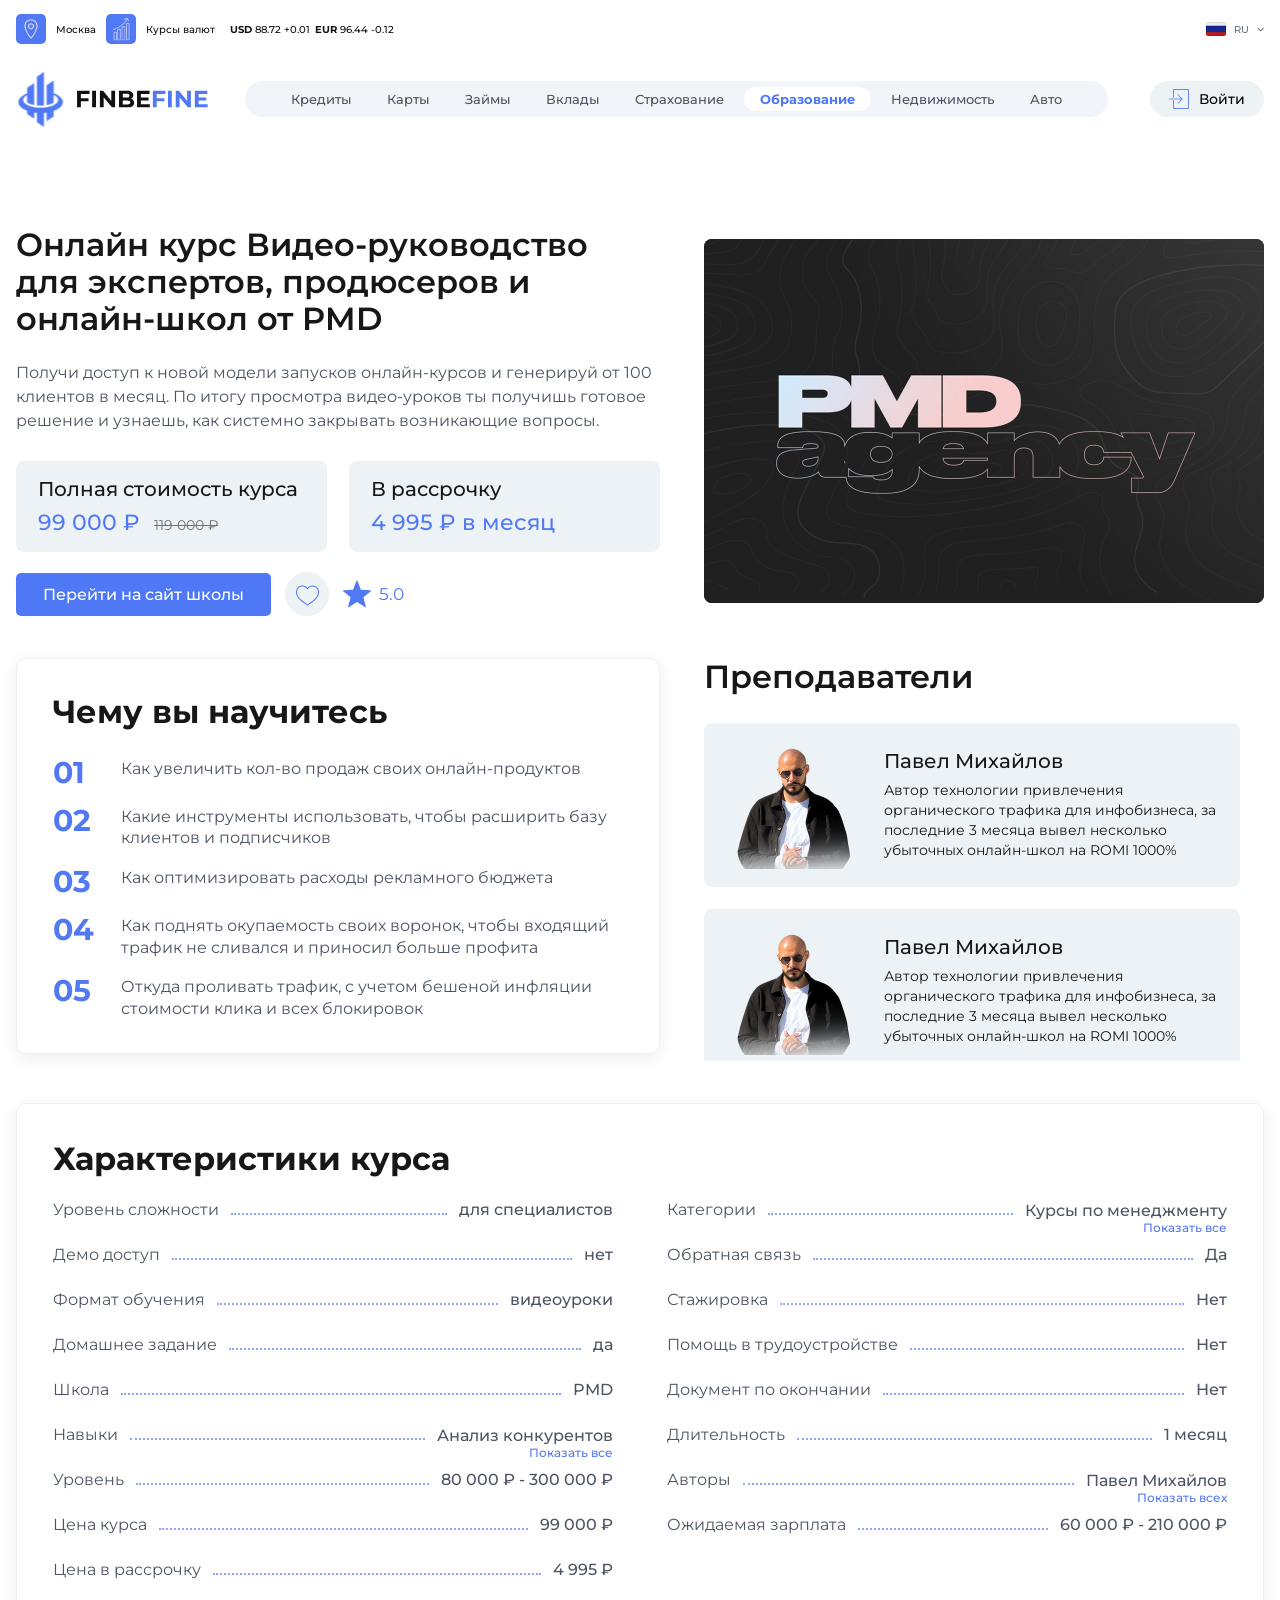
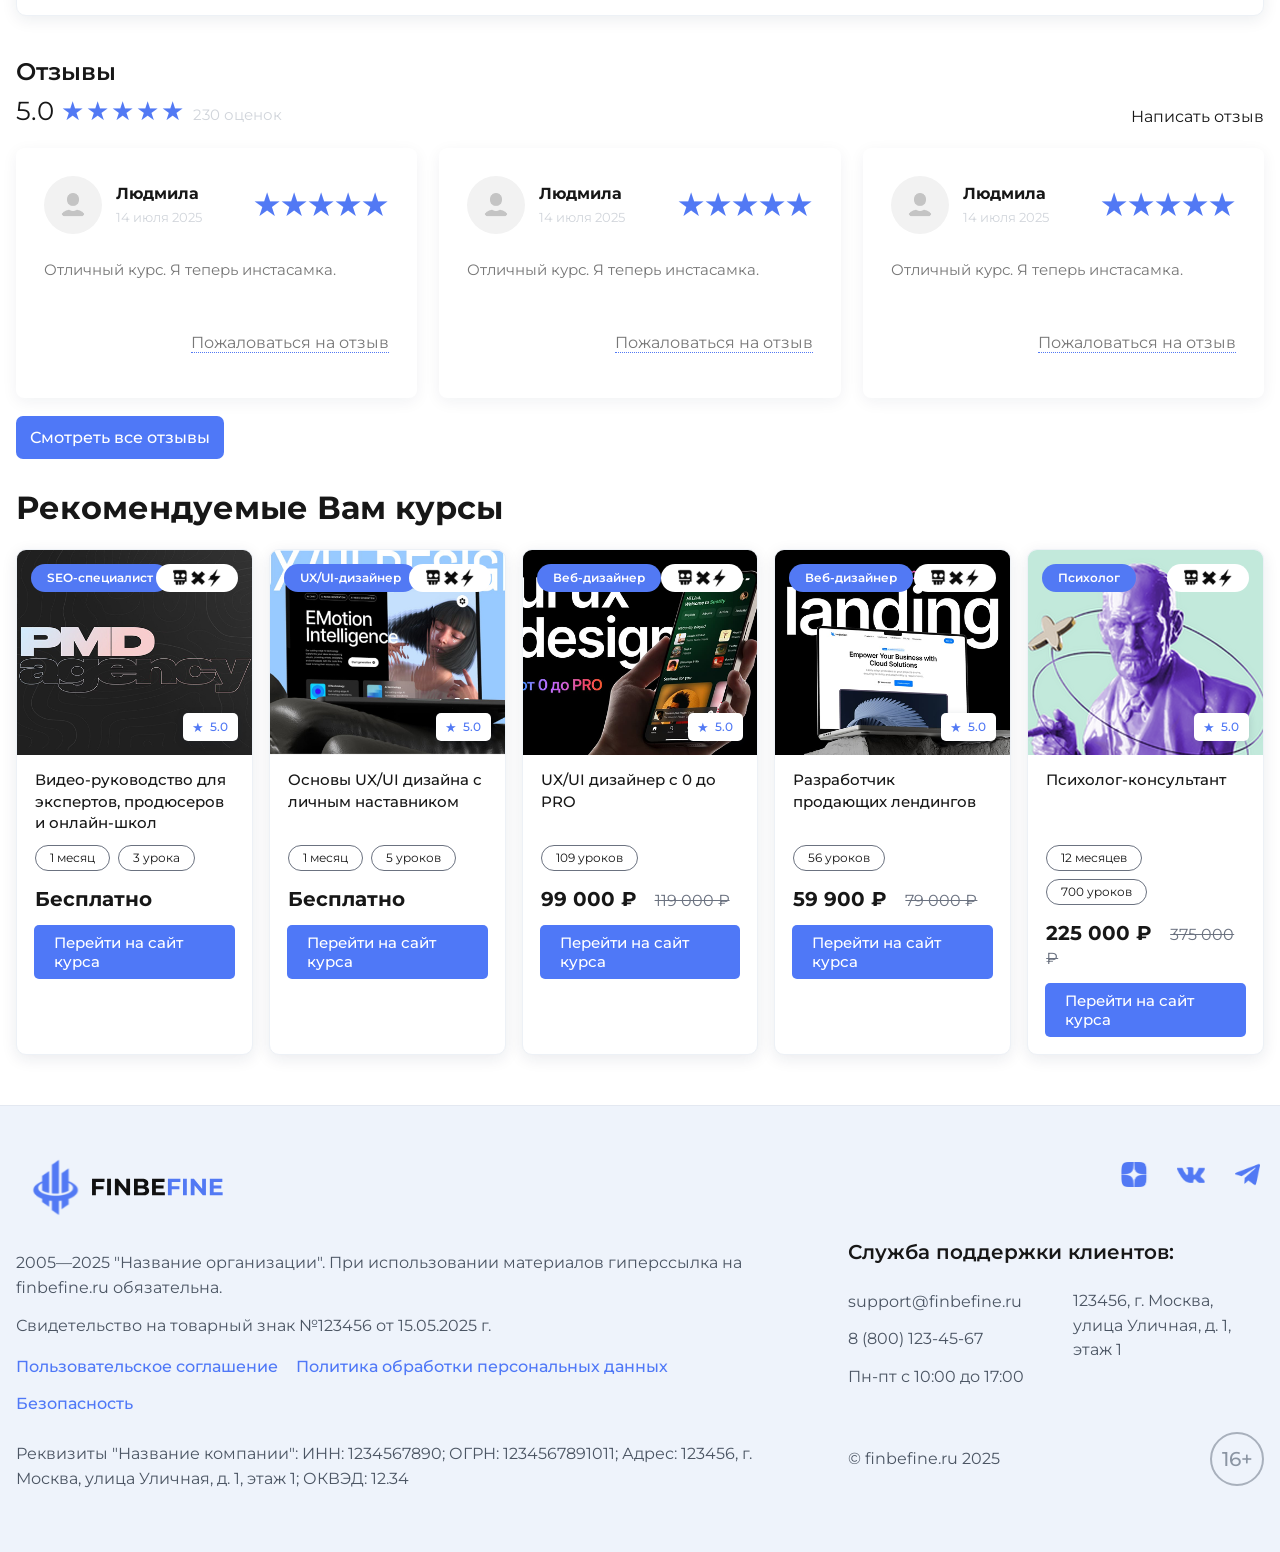
<file: course.html>
<!doctype html>
<html lang="ru">
<head>
  <meta charset="UTF-8" />
  <meta name="viewport" content="width=device-width, initial-scale=1.0" />
  <title>FINBEFINE — Курс</title>
  <link rel="preconnect" href="https://fonts.googleapis.com">
  <link rel="preconnect" href="https://fonts.gstatic.com" crossorigin>
  <link href="https://fonts.googleapis.com/css2?family=Montserrat:ital,wght@0,100..900;1,100..900&display=swap" rel="stylesheet">
  <link rel="icon" type="image/x-icon" href="favicon.ico">
  <link rel="stylesheet" href="./style.css?v=69">
</head>
<body>
  
<header class="topbar">
    <div class="top-strip">
      <div class="container top-strip-inner">
        <div class="top-strip-links">
          <a href="#">
            <div class="icon">
              <img src="assets/point.svg" alt="point">
            </div>
            Москва
          </a>
          <div class="course">
            <a href="#">
              <div class="icon">
                <img src="assets/course.svg" alt="course">
              </div>
              Курсы валют
            </a>
            <div class="course-list">
              <div class="course-item">
                <span>USD</span>
                88.72 +0.01
              </div>
              <div class="course-item">
                <span>EUR</span>
                96.44 -0.12
              </div>
            </div>
          </div>
        </div>
        <div class="top-strip-actions language-select" data-language-select>
          <button class="language-toggle" type="button" aria-haspopup="listbox" aria-expanded="false">
            <span class="language-flag language-flag-ru" data-language-flag aria-hidden="true"></span>
            <span class="lang" data-language-current>RU</span>
            <span class="dropdown-arrow" aria-hidden="true">
              <img src="assets/arrow-down.svg" alt="">
            </span>
          </button>
          <div class="language-menu" role="listbox" aria-label="Выбор языка">
            <button class="language-option active" type="button" role="option" aria-selected="true" data-lang-value="RU" data-lang-code="ru" data-flag-class="language-flag-ru">
              <span class="language-flag language-flag-ru" aria-hidden="true"></span>
              Русский
            </button>
            <button class="language-option" type="button" role="option" aria-selected="false" data-lang-value="EN" data-lang-code="en" data-flag-class="language-flag-en">
              <span class="language-flag language-flag-en" aria-hidden="true"></span>
              English
            </button>
          </div>
        </div>
      </div>
    </div>
    <div class="container topbar-inner">
      <a href="index.html" class="brand">
        <img class="brand-mark" src="assets/logo.svg" alt="logo" />
      </a>

<input class="menu-toggle" type="checkbox" id="menu-toggle" aria-label="Открыть меню">
<label class="burger" for="menu-toggle" aria-hidden="true">
  <span></span>
  <span></span>
  <span></span>
</label>

<div class="mobile-menu">
  <nav class="nav" aria-label="Основное меню">
    <a href="credits.html">Кредиты</a>
    <a href="cards.html">Карты</a>
    <a href="zaimy.html">Займы</a>
    <a href="vklady.html">Вклады</a>
    <a href="insurance.html">Страхование</a>
    <a class="active" href="education.html">Образование</a>
    <a href="realty.html">Недвижимость</a>
    <a href="auto.html">Авто</a>
  </nav>
  <button class="login-btn mobile-login-btn">
    <img src="assets/login.svg" alt="login">
    Войти
  </button>
</div>

      <div class="header-actions">
        <button class="login-btn">
          <img src="assets/login.svg" alt="login">
          Войти
        </button>
      </div>
    </div>
  </header>
<main class="course-detail-page">
  <div class="container">
    <section class="course-detail-hero">
      <div class="course-detail-copy">
        <h1>Онлайн курс Видео-руководство для экспертов, продюсеров и онлайн-школ от PMD</h1>
        <p>Получи доступ к новой модели запусков онлайн-курсов и генерируй от 100 клиентов в месяц. По итогу просмотра видео-уроков ты получишь готовое решение и узнаешь, как системно закрывать возникающие вопросы.</p>
        <div class="course-price-row">
          <div class="course-price-box"><span>Полная стоимость курса</span><b>99 000 ₽</b> <del>119 000 ₽</del></div>
          <div class="course-price-box"><span>В рассрочку</span><b>4 995 ₽ в месяц</b></div>
        </div>
        <div class="course-hero-actions">
          <a class="primary-btn" href="#!">Перейти на сайт школы</a>
          <button class="course-favorite" type="button" aria-label="Добавить в избранное">
            <img src="assets/like.svg" alt="">
          </button>
          <div class="course-rating"><img src="assets/star.svg" alt=""> <span>5.0</span></div>
        </div>
      </div>
      <div class="course-detail-media"><img src="assets/course-banner.png" alt="PMD agency"></div>
    </section>

    <section class="course-detail-intro-grid">
      <div class="course-learn-card">
        <h2>Чему вы научитесь</h2>
        <ol>
          <li><span>01</span>Как увеличить кол-во продаж своих онлайн-продуктов</li>
          <li><span>02</span>Какие инструменты использовать, чтобы расширить базу клиентов и подписчиков</li>
          <li><span>03</span>Как оптимизировать расходы рекламного бюджета</li>
          <li><span>04</span>Как поднять окупаемость своих воронок, чтобы входящий трафик не сливался и приносил больше профита</li>
          <li><span>05</span>Откуда проливать трафик, с учетом бешеной инфляции стоимости клика и всех блокировок</li>
        </ol>
      </div>
      <div class="course-teachers-block">
        <h2>Преподаватели</h2>
        <div class="course-teachers-list" aria-label="Список преподавателей">
          <article class="course-teacher-card"><img src="assets/teacher.png" alt="Павел Михайлов"><div><h3>Павел Михайлов</h3><p>Автор технологии привлечения органического трафика для инфобизнеса, за последние 3 месяца вывел несколько убыточных онлайн-школ на ROMI 1000%</p></div></article>
          <article class="course-teacher-card"><img src="assets/teacher.png" alt="Павел Михайлов"><div><h3>Павел Михайлов</h3><p>Автор технологии привлечения органического трафика для инфобизнеса, за последние 3 месяца вывел несколько убыточных онлайн-школ на ROMI 1000%</p></div></article>
          <article class="course-teacher-card"><img src="assets/teacher.png" alt="Павел Михайлов"><div><h3>Павел Михайлов</h3><p>Автор технологии привлечения органического трафика для инфобизнеса, за последние 3 месяца вывел несколько убыточных онлайн-школ на ROMI 1000%</p></div></article>
          <article class="course-teacher-card"><img src="assets/teacher.png" alt="Павел Михайлов"><div><h3>Павел Михайлов</h3><p>Автор технологии привлечения органического трафика для инфобизнеса, за последние 3 месяца вывел несколько убыточных онлайн-школ на ROMI 1000%</p></div></article>
        </div>
      </div>
    </section>

    <section class="course-characteristics-card">
      <h2>Характеристики курса</h2>
      <div class="course-characteristics-grid">
        <div><span>Уровень сложности</span><i></i><b>для специалистов</b></div>
        <div><span>Категории</span><i></i><b>Курсы по менеджменту <a href="#!">Показать все</a></b></div>
        <div><span>Демо доступ</span><i></i><b>нет</b></div>
        <div><span>Обратная связь</span><i></i><b>Да</b></div>
        <div><span>Формат обучения</span><i></i><b>видеоуроки</b></div>
        <div><span>Стажировка</span><i></i><b>Нет</b></div>
        <div><span>Домашнее задание</span><i></i><b>да</b></div>
        <div><span>Помощь в трудоустройстве</span><i></i><b>Нет</b></div>
        <div><span>Школа</span><i></i><b>PMD</b></div>
        <div><span>Документ по окончании</span><i></i><b>Нет</b></div>
        <div><span>Навыки</span><i></i><b>Анализ конкурентов <a href="#!">Показать все</a></b></div>
        <div><span>Длительность</span><i></i><b>1 месяц</b></div>
        <div><span>Уровень</span><i></i><b>80 000 ₽ - 300 000 ₽</b></div>
        <div><span>Авторы</span><i></i><b>Павел Михайлов <a href="#!">Показать всех</a></b></div>
        <div><span>Цена курса</span><i></i><b>99 000 ₽</b></div>
        <div><span>Ожидаемая зарплата</span><i></i><b>60 000 ₽ - 210 000 ₽</b></div>
        <div><span>Цена в рассрочку</span><i></i><b>4 995 ₽</b></div>
      </div>
    </section>

    <section class="course-reviews-section">
      <div class="course-reviews-head">
        <div><h2>Отзывы</h2><div class="course-review-score">5.0 <span>★★★★★</span> <em>230 оценок</em></div></div>
        <a href="#!" class="course-write-review">Написать отзыв</a>
      </div>
      <div class="course-review-grid">
        <article class="course-review-card"><div class="course-review-top"><img src="assets/user-avatar.svg" alt=""><div><h3>Людмила</h3><span>14 июля 2025</span></div><b>★★★★★</b></div><p>Отличный курс. Я теперь инстасамка.</p><a href="#!">Пожаловаться на отзыв</a></article>
        <article class="course-review-card"><div class="course-review-top"><img src="assets/user-avatar.svg" alt=""><div><h3>Людмила</h3><span>14 июля 2025</span></div><b>★★★★★</b></div><p>Отличный курс. Я теперь инстасамка.</p><a href="#!">Пожаловаться на отзыв</a></article>
        <article class="course-review-card"><div class="course-review-top"><img src="assets/user-avatar.svg" alt=""><div><h3>Людмила</h3><span>14 июля 2025</span></div><b>★★★★★</b></div><p>Отличный курс. Я теперь инстасамка.</p><a href="#!">Пожаловаться на отзыв</a></article>
      </div>
      <a class="primary-btn course-all-reviews" href="#!">Смотреть все отзывы</a>
    </section>

    <section class="course-recommend-section">
      <h2>Рекомендуемые Вам курсы</h2>
      <div class="course-recommend-grid">
        <article class="education-course-card"><div class="course-media"><img src="assets/speciality-1.png" alt="PMD"><span>SEO-специалист</span><b><img src="assets/speciality-icon-tag.png" alt=""></b><i>5.0</i></div><h3>Видео-руководство для экспертов, продюсеров и онлайн-школ</h3><div class="course-tags"><span>1 месяц</span><span>3 урока</span></div><div class="course-price">Бесплатно</div><a class="primary-btn" href="course.html">Перейти на сайт курса</a></article>
        <article class="education-course-card"><div class="course-media"><img src="assets/speciality-2.png" alt="UX/UI"><span>UX/UI-дизайнер</span><b><img src="assets/speciality-icon-tag.png" alt=""></b><i>5.0</i></div><h3>Основы UX/UI дизайна с личным наставником</h3><div class="course-tags"><span>1 месяц</span><span>5 уроков</span></div><div class="course-price">Бесплатно</div><a class="primary-btn" href="course.html">Перейти на сайт курса</a></article>
        <article class="education-course-card"><div class="course-media"><img src="assets/speciality-3.png" alt="UX/UI PRO"><span>Веб-дизайнер</span><b><img src="assets/speciality-icon-tag.png" alt=""></b><i>5.0</i></div><h3>UX/UI дизайнер с 0 до PRO</h3><div class="course-tags"><span>109 уроков</span></div><div class="course-price">99 000 ₽ <del>119 000 ₽</del></div><a class="primary-btn" href="course.html">Перейти на сайт курса</a></article>
        <article class="education-course-card"><div class="course-media"><img src="assets/speciality-4.png" alt="Landing"><span>Веб-дизайнер</span><b><img src="assets/speciality-icon-tag.png" alt=""></b><i>5.0</i></div><h3>Разработчик продающих лендингов</h3><div class="course-tags"><span>56 уроков</span></div><div class="course-price">59 900 ₽ <del>79 000 ₽</del></div><a class="primary-btn" href="course.html">Перейти на сайт курса</a></article>
        <article class="education-course-card"><div class="course-media"><img src="assets/speciality-5.png" alt="Психолог"><span>Психолог</span><b><img src="assets/speciality-icon-tag.png" alt=""></b><i>5.0</i></div><h3>Психолог-консультант</h3><div class="course-tags"><span>12 месяцев</span><span>700 уроков</span></div><div class="course-price">225 000 ₽ <del>375 000 ₽</del></div><a class="primary-btn" href="course.html">Перейти на сайт курса</a></article>
      </div>
    </section>
  </div>
</main>

<footer class="site-footer">
    <div class="container footer-wrap">
      <div class="footer-left">
        <a href="index.html" class="brand footer-brand">
          <img class="brand-mark" src="assets/logo.svg" alt="FINBEFINE.RU" />
        </a>
        <p>2005—2025 "Название организации". При использовании материалов гиперссылка на finbefine.ru обязательна.</p>
        <p>Свидетельство на товарный знак №123456 от 15.05.2025 г.</p>
        <div class="footer-links">
          <a href="#">Пользовательское соглашение</a>
          <a href="#">Политика обработки персональных данных</a>
          <a href="#">Безопасность</a>
        </div>
        <p>Реквизиты "Название компании": ИНН: 1234567890; ОГРН: 1234567891011; Адрес: 123456, г. Москва, улица Уличная, д. 1, этаж 1; ОКВЭД: 12.34</p>
      </div>
      <div class="footer-right">
        <nav class="footer-socials" aria-label="Социальные сети">
          <a href="#!" aria-label="Дзен"><img src="assets/dzen.svg" alt=""></a>
          <a href="#!" aria-label="ВКонтакте"><img src="assets/vk.svg" alt=""></a>
          <a href="#!" aria-label="Telegram"><img src="assets/tg.svg" alt=""></a>
        </nav>
        <div class="support-title">Служба поддержки клиентов:</div>
        <div class="footer-support">
          <div class="footer-support-main">
            <a href="mailto:support@finbefine.ru">support@finbefine.ru</a>
            <a href="tel:88001234567">8 (800) 123-45-67</a>
            <span>Пн-пт с 10:00 до 17:00</span>
          </div>
          <address>123456, г. Москва, улица Уличная, д. 1, этаж 1</address>
        </div>
        <div class="footer-bottom-row">
          <div class="copy">© finbefine.ru 2025</div>
          <div class="age-badge" aria-label="Возрастное ограничение 16 плюс">16+</div>
        </div>
      </div>
    </div>
  </footer>
  <script>
    document.addEventListener('DOMContentLoaded', function () {
      function setupTabs(tabSelector, panelSelector, tabAttribute, panelAttribute) {
        var tabs = Array.prototype.slice.call(document.querySelectorAll(tabSelector));
        var panels = Array.prototype.slice.call(document.querySelectorAll(panelSelector));

        tabs.forEach(function (tab) {
          tab.addEventListener('click', function () {
            var target = tab.getAttribute(tabAttribute);

            tabs.forEach(function (item) {
              var isActive = item === tab;
              item.classList.toggle('active', isActive);
              item.setAttribute('aria-selected', isActive ? 'true' : 'false');
            });

            panels.forEach(function (panel) {
              panel.classList.toggle('active', panel.getAttribute(panelAttribute) === target);
            });
          });
        });
      }

      setupTabs('[data-offer-tab]', '[data-offer-panel]', 'data-offer-tab', 'data-offer-panel');
      setupTabs('[data-bank-tab]', '[data-bank-panel]', 'data-bank-tab', 'data-bank-panel');
      setupTabs('[data-review-tab]', '[data-review-panel]', 'data-review-tab', 'data-review-panel');
      setupTabs('[data-news-tab]', '[data-news-panel]', 'data-news-tab', 'data-news-panel');

      var languageSelect = document.querySelector('[data-language-select]');
      if (languageSelect) {
        var languageToggle = languageSelect.querySelector('.language-toggle');
        var languageCurrent = languageSelect.querySelector('[data-language-current]');
        var languageFlag = languageSelect.querySelector('[data-language-flag]');
        var languageOptions = Array.prototype.slice.call(languageSelect.querySelectorAll('.language-option'));

        function closeLanguageMenu() {
          languageSelect.classList.remove('open');
          languageToggle.setAttribute('aria-expanded', 'false');
        }

        languageToggle.addEventListener('click', function () {
          var isOpen = languageSelect.classList.toggle('open');
          languageToggle.setAttribute('aria-expanded', isOpen ? 'true' : 'false');
        });

        languageOptions.forEach(function (option) {
          option.addEventListener('click', function () {
            languageCurrent.textContent = option.getAttribute('data-lang-value');
            document.documentElement.setAttribute('lang', option.getAttribute('data-lang-code'));
            languageFlag.className = 'language-flag ' + option.getAttribute('data-flag-class');

            languageOptions.forEach(function (item) {
              var isActive = item === option;
              item.classList.toggle('active', isActive);
              item.setAttribute('aria-selected', isActive ? 'true' : 'false');
            });

            closeLanguageMenu();
          });
        });

        document.addEventListener('click', function (event) {
          if (!languageSelect.contains(event.target)) {
            closeLanguageMenu();
          }
        });

        document.addEventListener('keydown', function (event) {
          if (event.key === 'Escape') {
            closeLanguageMenu();
          }
        });
      }

      var newsSlider = document.querySelector('[data-news-slider]');
      if (newsSlider) {
        var slides = [
          { src: './assets/figma/news-old-woman.png', alt: 'Новость о пенсиях' },
          { src: './assets/figma/news-old-man.png', alt: 'Новость о пенсионных условиях' },
          { src: './assets/hero-man.png', alt: 'Финансовые продукты' },
          { src: './assets/hero-travel.png', alt: 'Туристическое страхование' },
          { src: './assets/promo-credit.png', alt: 'Помощь с кредитом' }
        ];
        var currentSlide = 0;
        var isSliderAnimating = false;
        var sliderStack = newsSlider.querySelector('.news-slider-stack');
        var frontImage = newsSlider.querySelector('[data-slider-image]');
        var backOneImage = newsSlider.querySelector('[data-slider-back-one]');
        var backTwoImage = newsSlider.querySelector('[data-slider-back-two]');
        var currentLabel = newsSlider.querySelector('[data-slider-current]');
        var totalLabel = newsSlider.querySelector('[data-slider-total]');
        var progress = newsSlider.querySelector('[data-slider-progress]');
        var prevButton = newsSlider.querySelector('[data-slider-prev]');
        var nextButton = newsSlider.querySelector('[data-slider-next]');

        function getSlide(index) {
          return slides[(index + slides.length) % slides.length];
        }

        function setImage(image, slide) {
          image.src = slide.src;
          image.alt = slide.alt;
        }

        function updateNewsSlider(direction) {
          setImage(frontImage, getSlide(currentSlide));
          setImage(backOneImage, getSlide(currentSlide + 1));
          setImage(backTwoImage, getSlide(currentSlide + 2));
          currentLabel.textContent = String(currentSlide + 1);
          totalLabel.textContent = String(slides.length);
          progress.style.width = ((currentSlide + 1) / slides.length * 100) + '%';

          if (direction) {
            sliderStack.classList.remove('is-next', 'is-prev');
            void sliderStack.offsetWidth;
            sliderStack.classList.add(direction === 'prev' ? 'is-prev' : 'is-next');
          }
        }

        function moveNewsSlider(step, direction) {
          if (isSliderAnimating) {
            return;
          }
          isSliderAnimating = true;
          currentSlide = (currentSlide + step + slides.length) % slides.length;
          updateNewsSlider(direction);
          window.setTimeout(function () {
            sliderStack.classList.remove('is-next', 'is-prev');
            isSliderAnimating = false;
          }, 480);
        }

        prevButton.addEventListener('click', function () {
          moveNewsSlider(-1, 'prev');
        });

        nextButton.addEventListener('click', function () {
          moveNewsSlider(1, 'next');
        });

        updateNewsSlider();
      }

      var educationCoursesSlider = document.querySelector('.education-courses-slider');
      if (educationCoursesSlider) {
        var educationCoursesTrack = educationCoursesSlider.querySelector('.education-course-grid');
        var educationCoursesPrev = educationCoursesSlider.querySelector('.education-arrow--prev');
        var educationCoursesNext = educationCoursesSlider.querySelector('.education-arrow--next');
        var educationCourseCards = Array.prototype.slice.call(educationCoursesTrack.querySelectorAll('.education-course-card'));
        educationCourseCards.forEach(function (card) {
          var clone = card.cloneNode(true);
          clone.setAttribute('aria-hidden', 'true');
          educationCoursesTrack.appendChild(clone);
        });
        educationCourseCards = Array.prototype.slice.call(educationCoursesTrack.querySelectorAll('.education-course-card'));
        var educationCourseIndex = 0;

        function getVisibleEducationCourses() {
          if (window.matchMedia('(max-width: 760px)').matches) {
            return 1;
          }
          if (window.matchMedia('(max-width: 1180px)').matches) {
            return 3;
          }
          return 5;
        }

        function updateEducationCoursesSlider() {
          var visible = getVisibleEducationCourses();
          var maxIndex = Math.max(0, educationCourseCards.length - visible);
          educationCourseIndex = Math.max(0, Math.min(educationCourseIndex, maxIndex));
          var cardWidth = educationCourseCards[0] ? educationCourseCards[0].getBoundingClientRect().width : 0;
          var gap = parseFloat(getComputedStyle(educationCoursesTrack).gap) || 0;
          educationCoursesTrack.style.transform = 'translateX(' + (educationCourseIndex * -(cardWidth + gap)) + 'px)';
          educationCoursesPrev.disabled = educationCourseIndex === 0;
          educationCoursesNext.disabled = educationCourseIndex === maxIndex;
        }

        educationCoursesPrev.addEventListener('click', function () {
          educationCourseIndex -= 1;
          updateEducationCoursesSlider();
        });

        educationCoursesNext.addEventListener('click', function () {
          educationCourseIndex += 1;
          updateEducationCoursesSlider();
        });

        window.addEventListener('resize', updateEducationCoursesSlider);
        updateEducationCoursesSlider();
      }


      var educationCategories = document.querySelector('[data-education-categories]');
      if (educationCategories) {
        var categoryButtons = Array.prototype.slice.call(educationCategories.querySelectorAll('button'));
        var categoryTitle = document.querySelector('[data-education-program-title]');
        var categoryLink = document.querySelector('[data-education-program-link]');
        var categoryCounts = {
          'Информационные технологии': 56,
          'Иностранные языки': 42,
          'Бизнес и менеджмент': 38,
          'Творчество и дизайн': 31,
          'Личностный рост': 25,
          'Школьникам': 34,
          'Педагогика': 19,
          'Учебные и академические дисциплины': 28,
          'Архитектура и инженерное дело': 14,
          'Технологии и инновации': 22,
          'Досуг': 16,
          'Здоровье и безопасность': 18
        };

        categoryButtons.forEach(function (button) {
          button.addEventListener('click', function () {
            var title = button.getAttribute('data-category-title') || button.textContent.trim();

            categoryButtons.forEach(function (item) {
              item.classList.toggle('active', item === button);
            });

            if (categoryTitle) {
              categoryTitle.textContent = title;
            }

            if (categoryLink) {
              categoryLink.textContent = 'Показать все ' + (categoryCounts[title] || 25) + ' курсов';
            }
          });
        });
      }


      var creditReviewsSlider = document.querySelector("[data-credit-reviews-slider]");

      if (creditReviewsSlider) {
        var reviewsTrack = creditReviewsSlider.querySelector("[data-credit-reviews-track]");
        var reviewsPrev = creditReviewsSlider.querySelector("[data-credit-reviews-prev]");
        var reviewsNext = creditReviewsSlider.querySelector("[data-credit-reviews-next]");
        var reviewCards = Array.prototype.slice.call(reviewsTrack.querySelectorAll(".review-card"));
        var reviewIndex = 0;

        function getVisibleReviews() {
          return window.matchMedia("(max-width: 980px)").matches ? 1 : 3;
        }

        function updateCreditReviewsSlider() {
          var visible = getVisibleReviews();
          var maxIndex = Math.max(0, reviewCards.length - visible);
          reviewIndex = Math.min(reviewIndex, maxIndex);
          var cardWidth = reviewCards[0] ? reviewCards[0].getBoundingClientRect().width : 0;
          var gap = parseFloat(getComputedStyle(reviewsTrack).gap) || 0;
          reviewsTrack.style.transform = "translateX(" + (reviewIndex * -(cardWidth + gap)) + "px)";
          reviewsPrev.disabled = reviewIndex === 0;
          reviewsNext.disabled = reviewIndex === maxIndex;
        }

        reviewsPrev.addEventListener("click", function () {
          reviewIndex -= 1;
          updateCreditReviewsSlider();
        });

        reviewsNext.addEventListener("click", function () {
          reviewIndex += 1;
          updateCreditReviewsSlider();
        });

        window.addEventListener("resize", updateCreditReviewsSlider);
        updateCreditReviewsSlider();
      }

      var creditAmountRange = document.querySelector("[data-credit-amount-range]");
      var creditAmountValue = document.querySelector("[data-credit-amount-value]");

      if (creditAmountRange && creditAmountValue) {
        function formatCreditAmount(value) {
          return Number(value).toLocaleString("ru-RU") + " ₽";
        }

        function updateCreditAmount() {
          var min = Number(creditAmountRange.min);
          var max = Number(creditAmountRange.max);
          var value = Number(creditAmountRange.value);
          var progress = ((value - min) / (max - min)) * 100;
          creditAmountValue.value = formatCreditAmount(value);
          creditAmountRange.style.setProperty("--credit-progress", progress + "%");
        }

        creditAmountRange.addEventListener("input", updateCreditAmount);
        updateCreditAmount();
      }

      var bankSearch = document.querySelector('.bank-search');
      var bankTiles = Array.prototype.slice.call(document.querySelectorAll('[data-bank-name]'));
      var bankEmpty = document.querySelector('.bank-empty');

      if (bankSearch && bankTiles.length && bankEmpty) {
        function normalizeBankText(value) {
          return value.toLowerCase().replace(/[\s\-]+/g, '');
        }

        bankSearch.addEventListener('input', function () {
          var query = normalizeBankText(bankSearch.value.trim());
          var visibleCount = 0;

          bankTiles.forEach(function (tile) {
            var name = normalizeBankText(tile.getAttribute('data-bank-name'));
            var isVisible = !query || name.indexOf(query) !== -1;
            tile.hidden = !isVisible;
            if (isVisible) {
              visibleCount += 1;
            }
          });

          bankEmpty.hidden = visibleCount > 0;
        });
      }
    });
  </script>
</body>

</html>
</file>
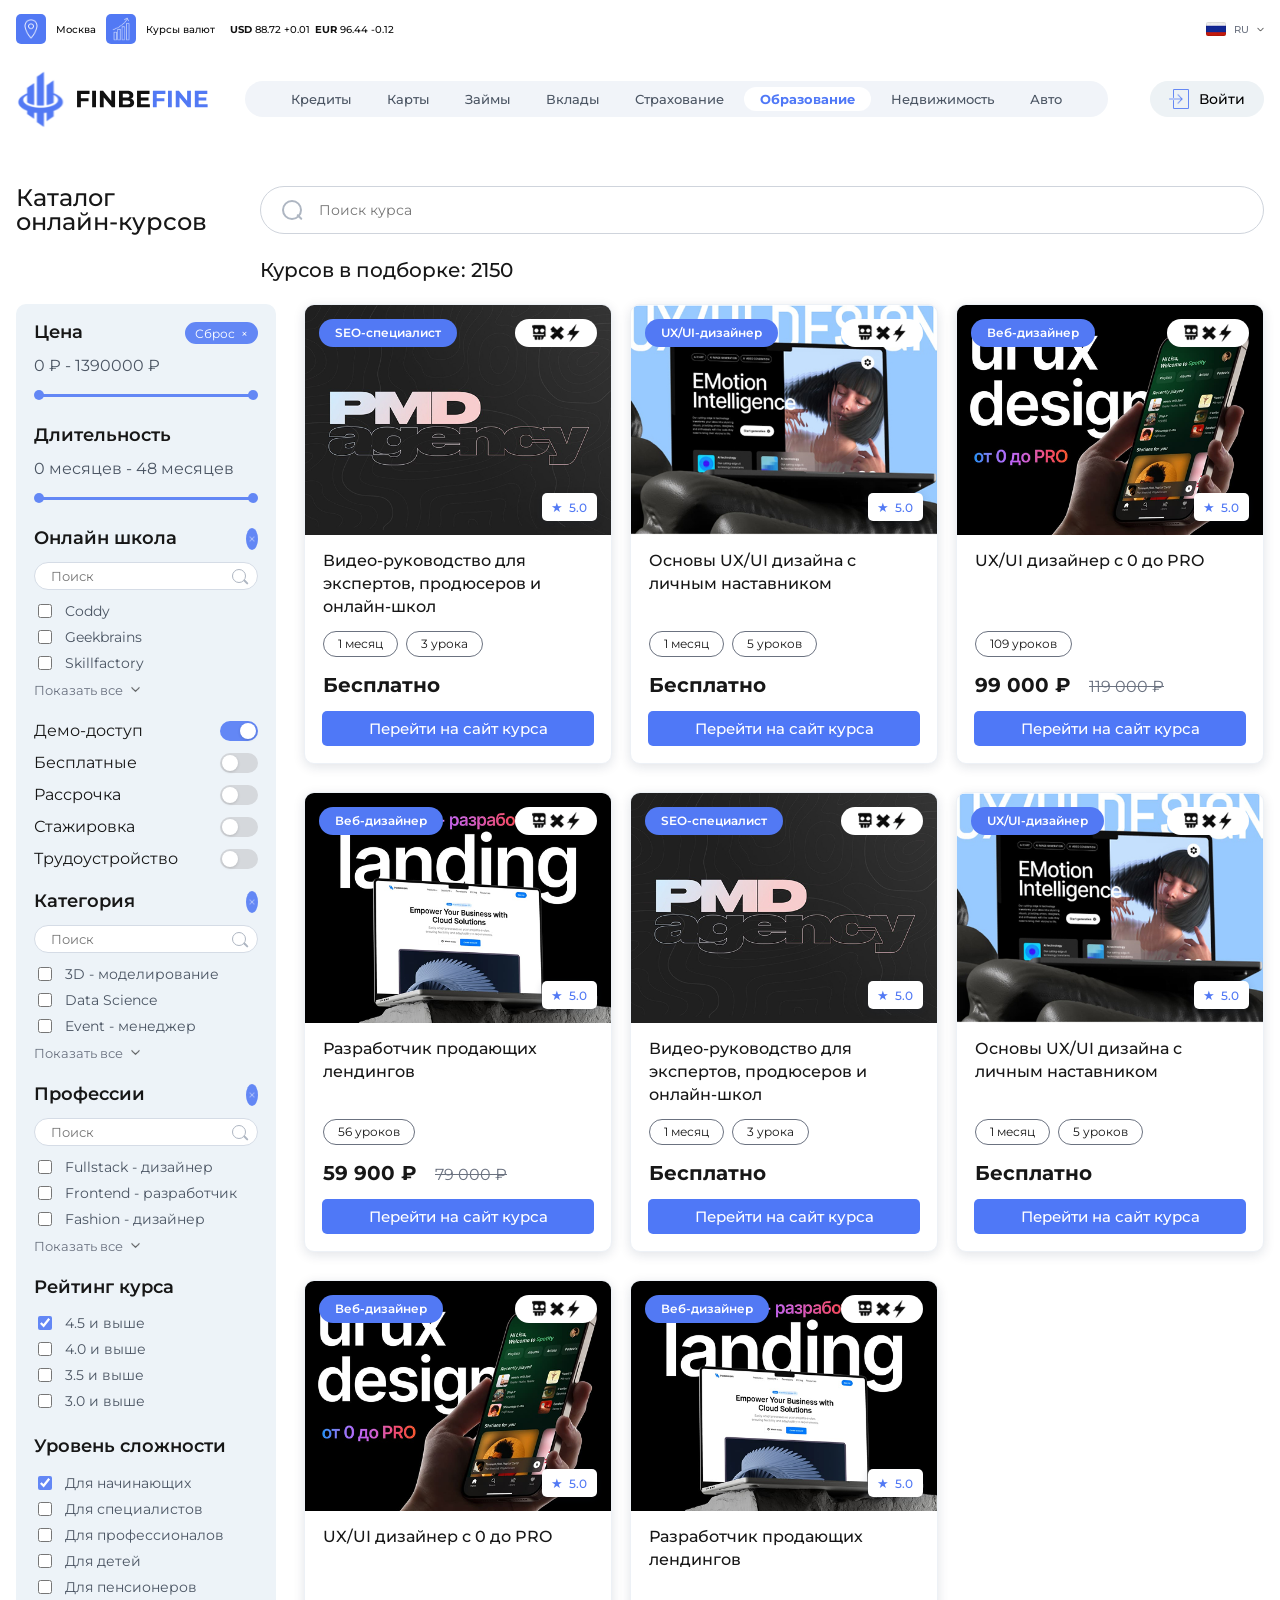
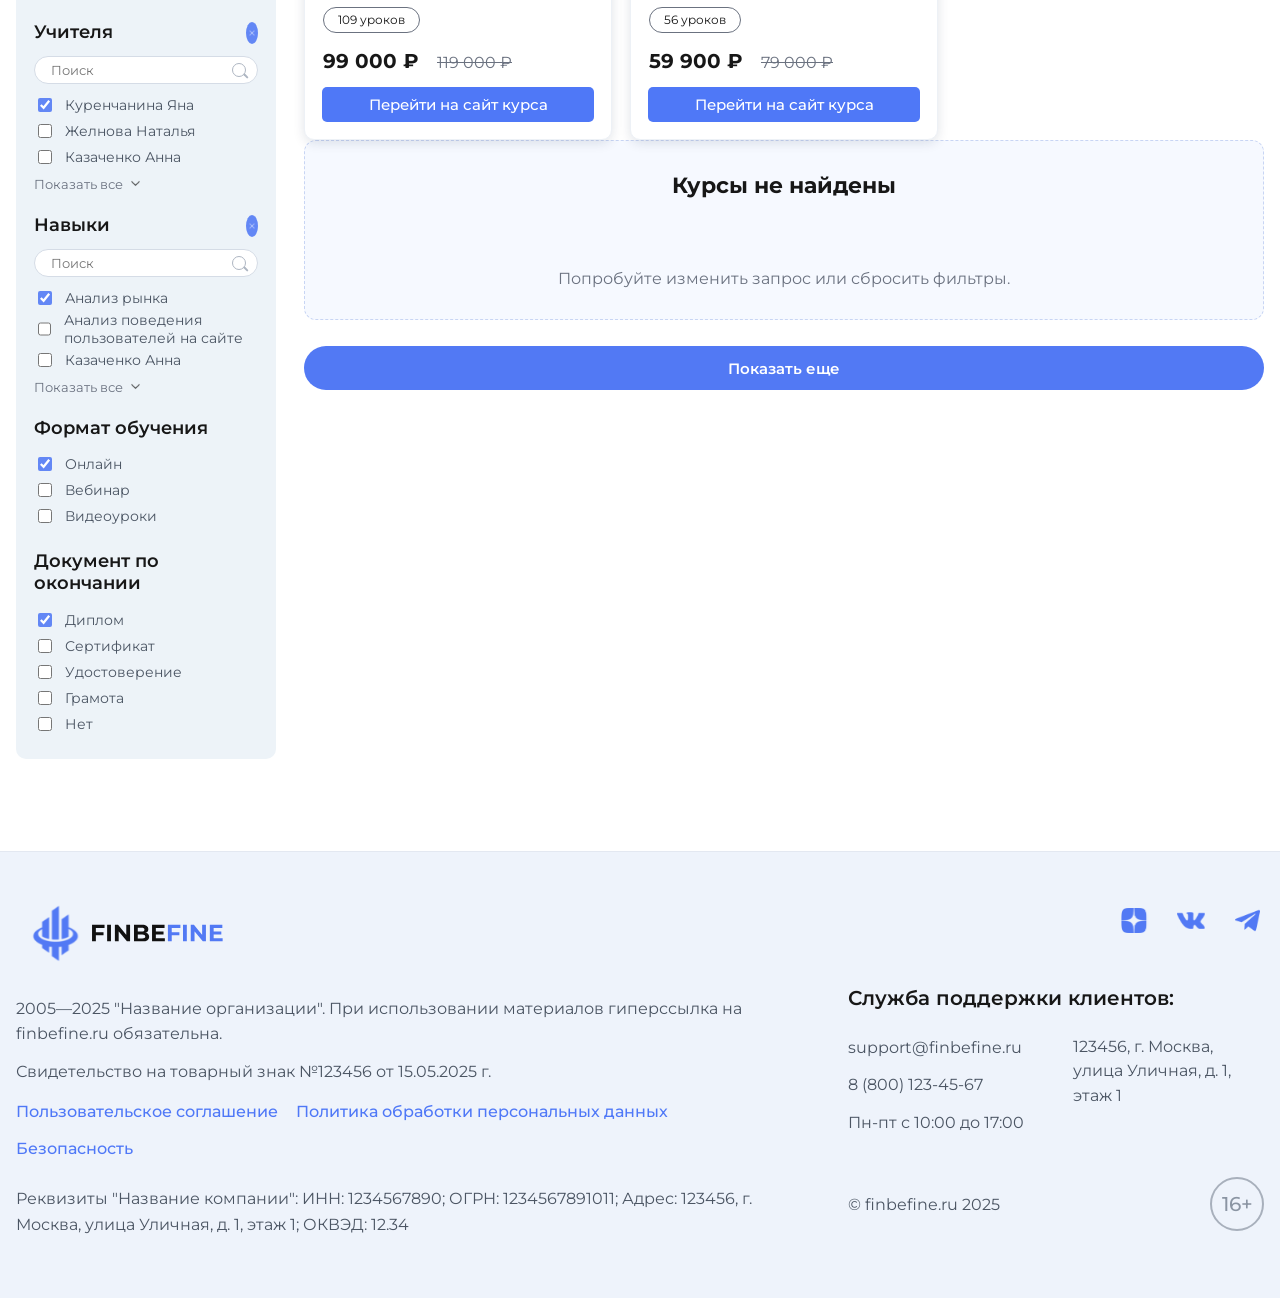
<file: courses.html>
<!doctype html>
<html lang="ru">
<head>
  <meta charset="UTF-8" />
  <meta name="viewport" content="width=device-width, initial-scale=1.0" />
  <title>FINBEFINE — Каталог онлайн-курсов</title>
  <link rel="preconnect" href="https://fonts.googleapis.com">
  <link rel="preconnect" href="https://fonts.gstatic.com" crossorigin>
  <link href="https://fonts.googleapis.com/css2?family=Montserrat:ital,wght@0,100..900;1,100..900&display=swap" rel="stylesheet">
  <link rel="icon" type="image/x-icon" href="favicon.ico">
  <link rel="stylesheet" href="./style.css?v=69">
</head>
<body>
<header class="topbar">
    <div class="top-strip">
      <div class="container top-strip-inner">
        <div class="top-strip-links">
          <a href="#">
            <div class="icon">
              <img src="assets/point.svg" alt="point">
            </div>
            Москва
          </a>
          <div class="course">
            <a href="#">
              <div class="icon">
                <img src="assets/course.svg" alt="course">
              </div>
              Курсы валют
            </a>
            <div class="course-list">
              <div class="course-item">
                <span>USD</span>
                88.72 +0.01
              </div>
              <div class="course-item">
                <span>EUR</span>
                96.44 -0.12
              </div>
            </div>
          </div>
        </div>
        <div class="top-strip-actions language-select" data-language-select>
          <button class="language-toggle" type="button" aria-haspopup="listbox" aria-expanded="false">
            <span class="language-flag language-flag-ru" data-language-flag aria-hidden="true"></span>
            <span class="lang" data-language-current>RU</span>
            <span class="dropdown-arrow" aria-hidden="true">
              <img src="assets/arrow-down.svg" alt="">
            </span>
          </button>
          <div class="language-menu" role="listbox" aria-label="Выбор языка">
            <button class="language-option active" type="button" role="option" aria-selected="true" data-lang-value="RU" data-lang-code="ru" data-flag-class="language-flag-ru">
              <span class="language-flag language-flag-ru" aria-hidden="true"></span>
              Русский
            </button>
            <button class="language-option" type="button" role="option" aria-selected="false" data-lang-value="EN" data-lang-code="en" data-flag-class="language-flag-en">
              <span class="language-flag language-flag-en" aria-hidden="true"></span>
              English
            </button>
          </div>
        </div>
      </div>
    </div>
    <div class="container topbar-inner">
      <a href="index.html" class="brand">
        <img class="brand-mark" src="assets/logo.svg" alt="logo" />
      </a>

<input class="menu-toggle" type="checkbox" id="menu-toggle" aria-label="Открыть меню">
<label class="burger" for="menu-toggle" aria-hidden="true">
  <span></span>
  <span></span>
  <span></span>
</label>

<div class="mobile-menu">
  <nav class="nav" aria-label="Основное меню">
    <a href="credits.html">Кредиты</a>
    <a href="cards.html">Карты</a>
    <a href="zaimy.html">Займы</a>
    <a href="vklady.html">Вклады</a>
    <a href="insurance.html">Страхование</a>
    <a class="active" href="education.html">Образование</a>
    <a href="realty.html">Недвижимость</a>
    <a href="auto.html">Авто</a>
  </nav>
  <button class="login-btn mobile-login-btn">
    <img src="assets/login.svg" alt="login">
    Войти
  </button>
</div>

      <div class="header-actions">
        <button class="login-btn">
          <img src="assets/login.svg" alt="login">
          Войти
        </button>
      </div>
    </div>
  </header>
<main class="education-catalog-page">
  <div class="container">
    <section class="catalog-page-head">
      <h1>Каталог<br>онлайн-курсов</h1>
      <form class="catalog-top-search" role="search" data-catalog-search-form>
        <input id="catalog-search-input" type="search" placeholder="Поиск курса" data-catalog-search>
      </form>
      <div class="catalog-total">Курсов в подборке: <span>2150</span></div>
    </section>

    <section class="catalog-layout catalog-layout-grid" data-catalog>
      <aside class="catalog-filters catalog-filter-panel" aria-label="Фильтры курсов">
        <div class="catalog-filter-range">
          <div class="catalog-filter-title-row"><h2>Цена</h2><button type="button" data-catalog-reset>Сброс <span>×</span></button></div>
          <div class="range-caption">0 ₽ - 1390000 ₽</div>
          <div class="fake-range"><i></i></div>
        </div>
        <div class="catalog-filter-range">
          <h2>Длительность</h2>
          <div class="range-caption">0 месяцев - 48 месяцев</div>
          <div class="fake-range"><i></i></div>
        </div>

        <div class="catalog-filter-block">
          <div class="catalog-filter-title-row"><h2>Онлайн школа</h2><button type="button" class="filter-clear" aria-label="Очистить школу"><img src="assets/clear.svg" alt=""></button></div>
          <label class="filter-search"><input type="search" placeholder="Поиск"><span></span></label>
          <label><input type="checkbox" value="Информационные технологии" data-catalog-filter="category"> Coddy</label>
          <label><input type="checkbox" value="Творчество и дизайн" data-catalog-filter="category"> Geekbrains</label>
          <label><input type="checkbox" value="Бизнес и менеджмент" data-catalog-filter="category"> Skillfactory</label>
          <button class="filter-more" type="button">Показать все <img src="assets/arrow-down.svg" alt=""></button>
        </div>

        <div class="catalog-toggle-list">
          <label>Демо-доступ <input type="checkbox" checked><span></span></label>
          <label>Бесплатные <input type="checkbox" value="free" data-catalog-filter="price"><span></span></label>
          <label>Рассрочка <input type="checkbox"><span></span></label>
          <label>Стажировка <input type="checkbox"><span></span></label>
          <label>Трудоустройство <input type="checkbox"><span></span></label>
        </div>

        <div class="catalog-filter-block">
          <div class="catalog-filter-title-row"><h2>Категория</h2><button type="button" class="filter-clear" aria-label="Очистить категорию"><img src="assets/clear.svg" alt=""></button></div>
          <label class="filter-search"><input type="search" placeholder="Поиск"><span></span></label>
          <label><input type="checkbox" value="Творчество и дизайн" data-catalog-filter="category"> 3D - моделирование</label>
          <label><input type="checkbox" value="Информационные технологии" data-catalog-filter="category"> Data Science</label>
          <label><input type="checkbox" value="Бизнес и менеджмент" data-catalog-filter="category"> Event - менеджер</label>
          <button class="filter-more" type="button">Показать все <img src="assets/arrow-down.svg" alt=""></button>
        </div>

        <div class="catalog-filter-block">
          <div class="catalog-filter-title-row"><h2>Профессии</h2><button type="button" class="filter-clear" aria-label="Очистить профессию"><img src="assets/clear.svg" alt=""></button></div>
          <label class="filter-search"><input type="search" placeholder="Поиск"><span></span></label>
          <label><input type="checkbox" value="medium" data-catalog-filter="duration"> Fullstack - дизайнер</label>
          <label><input type="checkbox" value="short" data-catalog-filter="duration"> Frontend - разработчик</label>
          <label><input type="checkbox" value="long" data-catalog-filter="duration"> Fashion - дизайнер</label>
          <button class="filter-more" type="button">Показать все <img src="assets/arrow-down.svg" alt=""></button>
        </div>

        <div class="catalog-filter-block catalog-filter-plain">
          <h2>Рейтинг курса</h2>
          <label><input type="checkbox" checked> 4.5 и выше</label>
          <label><input type="checkbox"> 4.0 и выше</label>
          <label><input type="checkbox"> 3.5 и выше</label>
          <label><input type="checkbox"> 3.0 и выше</label>
        </div>

        <div class="catalog-filter-block catalog-filter-plain">
          <h2>Уровень сложности</h2>
          <label><input type="checkbox" checked> Для начинающих</label>
          <label><input type="checkbox"> Для специалистов</label>
          <label><input type="checkbox"> Для профессионалов</label>
          <label><input type="checkbox"> Для детей</label>
          <label><input type="checkbox"> Для пенсионеров</label>
        </div>

        <div class="catalog-filter-block">
          <div class="catalog-filter-title-row"><h2>Учителя</h2><button type="button" class="filter-clear" aria-label="Очистить учителей"><img src="assets/clear.svg" alt=""></button></div>
          <label class="filter-search"><input type="search" placeholder="Поиск"><span></span></label>
          <label><input type="checkbox" checked> Куренчанина Яна</label>
          <label><input type="checkbox"> Желнова Наталья</label>
          <label><input type="checkbox"> Казаченко Анна</label>
          <button class="filter-more" type="button">Показать все <img src="assets/arrow-down.svg" alt=""></button>
        </div>

        <div class="catalog-filter-block">
          <div class="catalog-filter-title-row"><h2>Навыки</h2><button type="button" class="filter-clear" aria-label="Очистить навыки"><img src="assets/clear.svg" alt=""></button></div>
          <label class="filter-search"><input type="search" placeholder="Поиск"><span></span></label>
          <label><input type="checkbox" checked> Анализ рынка</label>
          <label><input type="checkbox"> Анализ поведения пользователей на сайте</label>
          <label><input type="checkbox"> Казаченко Анна</label>
          <button class="filter-more" type="button">Показать все <img src="assets/arrow-down.svg" alt=""></button>
        </div>

        <div class="catalog-filter-block catalog-filter-plain">
          <h2>Формат обучения</h2>
          <label><input type="checkbox" checked> Онлайн</label>
          <label><input type="checkbox"> Вебинар</label>
          <label><input type="checkbox"> Видеоуроки</label>
        </div>

        <div class="catalog-filter-block catalog-filter-plain">
          <h2>Документ по окончании</h2>
          <label><input type="checkbox" checked> Диплом</label>
          <label><input type="checkbox"> Сертификат</label>
          <label><input type="checkbox"> Удостоверение</label>
          <label><input type="checkbox"> Грамота</label>
          <label><input type="checkbox"> Нет</label>
        </div>
      </aside>

      <div class="catalog-content catalog-grid-content">
        <div class="catalog-course-grid" data-catalog-list>
          <article class="education-course-card catalog-grid-card" data-course-card data-title="видео-руководство для экспертов, продюсеров и онлайн-школ" data-category="Информационные технологии" data-price="free" data-duration="short">
            <div class="course-media"><img src="assets/speciality-1.png" alt="Видео-руководство для экспертов, продюсеров и онлайн-школ"><span>SEO-специалист</span><b><img src="assets/speciality-icon-tag.png" alt=""></b><i>5.0</i></div>
            <h3>Видео-руководство для экспертов, продюсеров и онлайн-школ</h3>
            <div class="course-tags"><span>1 месяц</span><span>3 урока</span></div>
            <div class="course-price">Бесплатно</div>
            <a class="primary-btn" href="course.html">Перейти на сайт курса</a>
          </article>
          <article class="education-course-card catalog-grid-card" data-course-card data-title="основы ux/ui дизайна с личным наставником" data-category="Творчество и дизайн" data-price="free" data-duration="short">
            <div class="course-media"><img src="assets/speciality-2.png" alt="Основы UX/UI дизайна с личным наставником"><span>UX/UI-дизайнер</span><b><img src="assets/speciality-icon-tag.png" alt=""></b><i>5.0</i></div>
            <h3>Основы UX/UI дизайна с личным наставником</h3>
            <div class="course-tags"><span>1 месяц</span><span>5 уроков</span></div>
            <div class="course-price">Бесплатно</div>
            <a class="primary-btn" href="course.html">Перейти на сайт курса</a>
          </article>
          <article class="education-course-card catalog-grid-card" data-course-card data-title="ux/ui дизайнер с 0 до pro" data-category="Творчество и дизайн" data-price="paid" data-duration="medium">
            <div class="course-media"><img src="assets/speciality-3.png" alt="UX/UI дизайнер с 0 до PRO"><span>Веб-дизайнер</span><b><img src="assets/speciality-icon-tag.png" alt=""></b><i>5.0</i></div>
            <h3>UX/UI дизайнер с 0 до PRO</h3>
            <div class="course-tags"><span>109 уроков</span></div>
            <div class="course-price">99 000 ₽ <del>119 000 ₽</del></div>
            <a class="primary-btn" href="course.html">Перейти на сайт курса</a>
          </article>
          <article class="education-course-card catalog-grid-card" data-course-card data-title="разработчик продающих лендингов" data-category="Бизнес и менеджмент" data-price="paid" data-duration="medium">
            <div class="course-media"><img src="assets/speciality-4.png" alt="Разработчик продающих лендингов"><span>Веб-дизайнер</span><b><img src="assets/speciality-icon-tag.png" alt=""></b><i>5.0</i></div>
            <h3>Разработчик продающих лендингов</h3>
            <div class="course-tags"><span>56 уроков</span></div>
            <div class="course-price">59 900 ₽ <del>79 000 ₽</del></div>
            <a class="primary-btn" href="course.html">Перейти на сайт курса</a>
          </article>
          <article class="education-course-card catalog-grid-card" data-course-card data-title="видео-руководство для экспертов, продюсеров и онлайн-школ" data-category="Информационные технологии" data-price="free" data-duration="short">
            <div class="course-media"><img src="assets/speciality-1.png" alt="Видео-руководство для экспертов, продюсеров и онлайн-школ"><span>SEO-специалист</span><b><img src="assets/speciality-icon-tag.png" alt=""></b><i>5.0</i></div>
            <h3>Видео-руководство для экспертов, продюсеров и онлайн-школ</h3>
            <div class="course-tags"><span>1 месяц</span><span>3 урока</span></div>
            <div class="course-price">Бесплатно</div>
            <a class="primary-btn" href="course.html">Перейти на сайт курса</a>
          </article>
          <article class="education-course-card catalog-grid-card" data-course-card data-title="основы ux/ui дизайна с личным наставником" data-category="Творчество и дизайн" data-price="free" data-duration="short">
            <div class="course-media"><img src="assets/speciality-2.png" alt="Основы UX/UI дизайна с личным наставником"><span>UX/UI-дизайнер</span><b><img src="assets/speciality-icon-tag.png" alt=""></b><i>5.0</i></div>
            <h3>Основы UX/UI дизайна с личным наставником</h3>
            <div class="course-tags"><span>1 месяц</span><span>5 уроков</span></div>
            <div class="course-price">Бесплатно</div>
            <a class="primary-btn" href="course.html">Перейти на сайт курса</a>
          </article>
          <article class="education-course-card catalog-grid-card" data-course-card data-title="ux/ui дизайнер с 0 до pro" data-category="Творчество и дизайн" data-price="paid" data-duration="medium">
            <div class="course-media"><img src="assets/speciality-3.png" alt="UX/UI дизайнер с 0 до PRO"><span>Веб-дизайнер</span><b><img src="assets/speciality-icon-tag.png" alt=""></b><i>5.0</i></div>
            <h3>UX/UI дизайнер с 0 до PRO</h3>
            <div class="course-tags"><span>109 уроков</span></div>
            <div class="course-price">99 000 ₽ <del>119 000 ₽</del></div>
            <a class="primary-btn" href="course.html">Перейти на сайт курса</a>
          </article>
          <article class="education-course-card catalog-grid-card" data-course-card data-title="разработчик продающих лендингов" data-category="Бизнес и менеджмент" data-price="paid" data-duration="medium">
            <div class="course-media"><img src="assets/speciality-4.png" alt="Разработчик продающих лендингов"><span>Веб-дизайнер</span><b><img src="assets/speciality-icon-tag.png" alt=""></b><i>5.0</i></div>
            <h3>Разработчик продающих лендингов</h3>
            <div class="course-tags"><span>56 уроков</span></div>
            <div class="course-price">59 900 ₽ <del>79 000 ₽</del></div>
            <a class="primary-btn" href="course.html">Перейти на сайт курса</a>
          </article>
          <article class="education-course-card catalog-grid-card is-hidden" data-course-card data-title="психолог-консультант" data-category="Личностный рост" data-price="paid" data-duration="long">
            <div class="course-media"><img src="assets/speciality-5.png" alt="Психолог-консультант"><span>Психолог</span><b><img src="assets/speciality-icon-tag.png" alt=""></b><i>5.0</i></div>
            <h3>Психолог-консультант</h3>
            <div class="course-tags"><span>12 месяцев</span><span>700 уроков</span></div>
            <div class="course-price">225 000 ₽ <del>375 000 ₽</del></div>
            <a class="primary-btn" href="course.html">Перейти на сайт курса</a>
          </article>
          <article class="education-course-card catalog-grid-card is-hidden" data-course-card data-title="seo-продвижение сайтов с практикой" data-category="Информационные технологии" data-price="paid" data-duration="medium">
            <div class="course-media"><img src="assets/speciality-1.png" alt="SEO-продвижение сайтов с практикой"><span>SEO-специалист</span><b><img src="assets/speciality-icon-tag.png" alt=""></b><i>5.0</i></div>
            <h3>SEO-продвижение сайтов с практикой</h3>
            <div class="course-tags"><span>2 месяца</span><span>28 уроков</span></div>
            <div class="course-price">34 900 ₽</div>
            <a class="primary-btn" href="course.html">Перейти на сайт курса</a>
          </article>
          <article class="education-course-card catalog-grid-card is-hidden" data-course-card data-title="продуктовый дизайн: интерфейсы и исследования" data-category="Творчество и дизайн" data-price="paid" data-duration="medium">
            <div class="course-media"><img src="assets/speciality-2.png" alt="Продуктовый дизайн: интерфейсы и исследования"><span>UX/UI-дизайнер</span><b><img src="assets/speciality-icon-tag.png" alt=""></b><i>5.0</i></div>
            <h3>Продуктовый дизайн: интерфейсы и исследования</h3>
            <div class="course-tags"><span>4 месяца</span><span>64 урока</span></div>
            <div class="course-price">78 000 ₽</div>
            <a class="primary-btn" href="course.html">Перейти на сайт курса</a>
          </article>
          <article class="education-course-card catalog-grid-card is-hidden" data-course-card data-title="figma для дизайнера сайтов и приложений" data-category="Творчество и дизайн" data-price="free" data-duration="short">
            <div class="course-media"><img src="assets/speciality-3.png" alt="Figma для дизайнера сайтов и приложений"><span>Веб-дизайнер</span><b><img src="assets/speciality-icon-tag.png" alt=""></b><i>5.0</i></div>
            <h3>Figma для дизайнера сайтов и приложений</h3>
            <div class="course-tags"><span>3 недели</span><span>14 уроков</span></div>
            <div class="course-price">Бесплатно</div>
            <a class="primary-btn" href="course.html">Перейти на сайт курса</a>
          </article>
        </div>
        <div class="catalog-empty" hidden data-catalog-empty><b>Курсы не найдены</b><span>Попробуйте изменить запрос или сбросить фильтры.</span></div>
        <button class="catalog-load-more" type="button" data-catalog-more>Показать еще</button>
      </div>
    </section>
  </div>
</main>


<footer class="site-footer">
    <div class="container footer-wrap">
      <div class="footer-left">
        <a href="index.html" class="brand footer-brand">
          <img class="brand-mark" src="assets/logo.svg" alt="FINBEFINE.RU" />
        </a>
        <p>2005—2025 "Название организации". При использовании материалов гиперссылка на finbefine.ru обязательна.</p>
        <p>Свидетельство на товарный знак №123456 от 15.05.2025 г.</p>
        <div class="footer-links">
          <a href="#">Пользовательское соглашение</a>
          <a href="#">Политика обработки персональных данных</a>
          <a href="#">Безопасность</a>
        </div>
        <p>Реквизиты "Название компании": ИНН: 1234567890; ОГРН: 1234567891011; Адрес: 123456, г. Москва, улица Уличная, д. 1, этаж 1; ОКВЭД: 12.34</p>
      </div>
      <div class="footer-right">
        <nav class="footer-socials" aria-label="Социальные сети">
          <a href="#!" aria-label="Дзен"><img src="assets/dzen.svg" alt=""></a>
          <a href="#!" aria-label="ВКонтакте"><img src="assets/vk.svg" alt=""></a>
          <a href="#!" aria-label="Telegram"><img src="assets/tg.svg" alt=""></a>
        </nav>
        <div class="support-title">Служба поддержки клиентов:</div>
        <div class="footer-support">
          <div class="footer-support-main">
            <a href="mailto:support@finbefine.ru">support@finbefine.ru</a>
            <a href="tel:88001234567">8 (800) 123-45-67</a>
            <span>Пн-пт с 10:00 до 17:00</span>
          </div>
          <address>123456, г. Москва, улица Уличная, д. 1, этаж 1</address>
        </div>
        <div class="footer-bottom-row">
          <div class="copy">© finbefine.ru 2025</div>
          <div class="age-badge" aria-label="Возрастное ограничение 16 плюс">16+</div>
        </div>
      </div>
    </div>
  </footer>
<script>
    document.addEventListener('DOMContentLoaded', function () {
      function setupTabs(tabSelector, panelSelector, tabAttribute, panelAttribute) {
        var tabs = Array.prototype.slice.call(document.querySelectorAll(tabSelector));
        var panels = Array.prototype.slice.call(document.querySelectorAll(panelSelector));

        tabs.forEach(function (tab) {
          tab.addEventListener('click', function () {
            var target = tab.getAttribute(tabAttribute);

            tabs.forEach(function (item) {
              var isActive = item === tab;
              item.classList.toggle('active', isActive);
              item.setAttribute('aria-selected', isActive ? 'true' : 'false');
            });

            panels.forEach(function (panel) {
              panel.classList.toggle('active', panel.getAttribute(panelAttribute) === target);
            });
          });
        });
      }

      setupTabs('[data-offer-tab]', '[data-offer-panel]', 'data-offer-tab', 'data-offer-panel');
      setupTabs('[data-bank-tab]', '[data-bank-panel]', 'data-bank-tab', 'data-bank-panel');
      setupTabs('[data-review-tab]', '[data-review-panel]', 'data-review-tab', 'data-review-panel');
      setupTabs('[data-news-tab]', '[data-news-panel]', 'data-news-tab', 'data-news-panel');

      var languageSelect = document.querySelector('[data-language-select]');
      if (languageSelect) {
        var languageToggle = languageSelect.querySelector('.language-toggle');
        var languageCurrent = languageSelect.querySelector('[data-language-current]');
        var languageFlag = languageSelect.querySelector('[data-language-flag]');
        var languageOptions = Array.prototype.slice.call(languageSelect.querySelectorAll('.language-option'));

        function closeLanguageMenu() {
          languageSelect.classList.remove('open');
          languageToggle.setAttribute('aria-expanded', 'false');
        }

        languageToggle.addEventListener('click', function () {
          var isOpen = languageSelect.classList.toggle('open');
          languageToggle.setAttribute('aria-expanded', isOpen ? 'true' : 'false');
        });

        languageOptions.forEach(function (option) {
          option.addEventListener('click', function () {
            languageCurrent.textContent = option.getAttribute('data-lang-value');
            document.documentElement.setAttribute('lang', option.getAttribute('data-lang-code'));
            languageFlag.className = 'language-flag ' + option.getAttribute('data-flag-class');

            languageOptions.forEach(function (item) {
              var isActive = item === option;
              item.classList.toggle('active', isActive);
              item.setAttribute('aria-selected', isActive ? 'true' : 'false');
            });

            closeLanguageMenu();
          });
        });

        document.addEventListener('click', function (event) {
          if (!languageSelect.contains(event.target)) {
            closeLanguageMenu();
          }
        });

        document.addEventListener('keydown', function (event) {
          if (event.key === 'Escape') {
            closeLanguageMenu();
          }
        });
      }

      var newsSlider = document.querySelector('[data-news-slider]');
      if (newsSlider) {
        var slides = [
          { src: './assets/figma/news-old-woman.png', alt: 'Новость о пенсиях' },
          { src: './assets/figma/news-old-man.png', alt: 'Новость о пенсионных условиях' },
          { src: './assets/hero-man.png', alt: 'Финансовые продукты' },
          { src: './assets/hero-travel.png', alt: 'Туристическое страхование' },
          { src: './assets/promo-credit.png', alt: 'Помощь с кредитом' }
        ];
        var currentSlide = 0;
        var isSliderAnimating = false;
        var sliderStack = newsSlider.querySelector('.news-slider-stack');
        var frontImage = newsSlider.querySelector('[data-slider-image]');
        var backOneImage = newsSlider.querySelector('[data-slider-back-one]');
        var backTwoImage = newsSlider.querySelector('[data-slider-back-two]');
        var currentLabel = newsSlider.querySelector('[data-slider-current]');
        var totalLabel = newsSlider.querySelector('[data-slider-total]');
        var progress = newsSlider.querySelector('[data-slider-progress]');
        var prevButton = newsSlider.querySelector('[data-slider-prev]');
        var nextButton = newsSlider.querySelector('[data-slider-next]');

        function getSlide(index) {
          return slides[(index + slides.length) % slides.length];
        }

        function setImage(image, slide) {
          image.src = slide.src;
          image.alt = slide.alt;
        }

        function updateNewsSlider(direction) {
          setImage(frontImage, getSlide(currentSlide));
          setImage(backOneImage, getSlide(currentSlide + 1));
          setImage(backTwoImage, getSlide(currentSlide + 2));
          currentLabel.textContent = String(currentSlide + 1);
          totalLabel.textContent = String(slides.length);
          progress.style.width = ((currentSlide + 1) / slides.length * 100) + '%';

          if (direction) {
            sliderStack.classList.remove('is-next', 'is-prev');
            void sliderStack.offsetWidth;
            sliderStack.classList.add(direction === 'prev' ? 'is-prev' : 'is-next');
          }
        }

        function moveNewsSlider(step, direction) {
          if (isSliderAnimating) {
            return;
          }
          isSliderAnimating = true;
          currentSlide = (currentSlide + step + slides.length) % slides.length;
          updateNewsSlider(direction);
          window.setTimeout(function () {
            sliderStack.classList.remove('is-next', 'is-prev');
            isSliderAnimating = false;
          }, 480);
        }

        prevButton.addEventListener('click', function () {
          moveNewsSlider(-1, 'prev');
        });

        nextButton.addEventListener('click', function () {
          moveNewsSlider(1, 'next');
        });

        updateNewsSlider();
      }

      var educationCoursesSlider = document.querySelector('.education-courses-slider');
      if (educationCoursesSlider) {
        var educationCoursesTrack = educationCoursesSlider.querySelector('.education-course-grid');
        var educationCoursesPrev = educationCoursesSlider.querySelector('.education-arrow--prev');
        var educationCoursesNext = educationCoursesSlider.querySelector('.education-arrow--next');
        var educationCourseCards = Array.prototype.slice.call(educationCoursesTrack.querySelectorAll('.education-course-card'));
        educationCourseCards.forEach(function (card) {
          var clone = card.cloneNode(true);
          clone.setAttribute('aria-hidden', 'true');
          educationCoursesTrack.appendChild(clone);
        });
        educationCourseCards = Array.prototype.slice.call(educationCoursesTrack.querySelectorAll('.education-course-card'));
        var educationCourseIndex = 0;

        function getVisibleEducationCourses() {
          if (window.matchMedia('(max-width: 760px)').matches) {
            return 1;
          }
          if (window.matchMedia('(max-width: 1180px)').matches) {
            return 3;
          }
          return 5;
        }

        function updateEducationCoursesSlider() {
          var visible = getVisibleEducationCourses();
          var maxIndex = Math.max(0, educationCourseCards.length - visible);
          educationCourseIndex = Math.max(0, Math.min(educationCourseIndex, maxIndex));
          var cardWidth = educationCourseCards[0] ? educationCourseCards[0].getBoundingClientRect().width : 0;
          var gap = parseFloat(getComputedStyle(educationCoursesTrack).gap) || 0;
          educationCoursesTrack.style.transform = 'translateX(' + (educationCourseIndex * -(cardWidth + gap)) + 'px)';
          educationCoursesPrev.disabled = educationCourseIndex === 0;
          educationCoursesNext.disabled = educationCourseIndex === maxIndex;
        }

        educationCoursesPrev.addEventListener('click', function () {
          educationCourseIndex -= 1;
          updateEducationCoursesSlider();
        });

        educationCoursesNext.addEventListener('click', function () {
          educationCourseIndex += 1;
          updateEducationCoursesSlider();
        });

        window.addEventListener('resize', updateEducationCoursesSlider);
        updateEducationCoursesSlider();
      }


      var educationCategories = document.querySelector('[data-education-categories]');
      if (educationCategories) {
        var categoryButtons = Array.prototype.slice.call(educationCategories.querySelectorAll('button'));
        var categoryTitle = document.querySelector('[data-education-program-title]');
        var categoryLink = document.querySelector('[data-education-program-link]');
        var categoryCounts = {
          'Информационные технологии': 56,
          'Иностранные языки': 42,
          'Бизнес и менеджмент': 38,
          'Творчество и дизайн': 31,
          'Личностный рост': 25,
          'Школьникам': 34,
          'Педагогика': 19,
          'Учебные и академические дисциплины': 28,
          'Архитектура и инженерное дело': 14,
          'Технологии и инновации': 22,
          'Досуг': 16,
          'Здоровье и безопасность': 18
        };

        categoryButtons.forEach(function (button) {
          button.addEventListener('click', function () {
            var title = button.getAttribute('data-category-title') || button.textContent.trim();

            categoryButtons.forEach(function (item) {
              item.classList.toggle('active', item === button);
            });

            if (categoryTitle) {
              categoryTitle.textContent = title;
            }

            if (categoryLink) {
              categoryLink.textContent = 'Показать все ' + (categoryCounts[title] || 25) + ' курсов';
            }
          });
        });
      }


      var catalog = document.querySelector('[data-catalog]');
      if (catalog) {
        var searchInput = document.querySelector('[data-catalog-search]');
        var searchForm = document.querySelector('[data-catalog-search-form]');
        var listNode = catalog.querySelector('[data-catalog-list]');
        var cards = Array.prototype.slice.call(catalog.querySelectorAll('[data-course-card]'));
        var filters = Array.prototype.slice.call(catalog.querySelectorAll('[data-catalog-filter]'));
        var resetButton = catalog.querySelector('[data-catalog-reset]');
        var countNode = catalog.querySelector('[data-catalog-count]');
        var emptyNode = catalog.querySelector('[data-catalog-empty]');
        var moreButton = catalog.querySelector('[data-catalog-more]');
        var sortSelect = catalog.querySelector('[data-catalog-sort]');
        var visibleLimit = 8;

        function getCheckedValues(type) {
          return filters.filter(function (filter) {
            return filter.getAttribute('data-catalog-filter') === type && filter.checked;
          }).map(function (filter) {
            return filter.value;
          });
        }

        function normalize(value) {
          return String(value || '').toLowerCase().replace(/\s+/g, ' ').trim();
        }

        function matchesGroup(card, type) {
          var values = getCheckedValues(type);
          if (!values.length) {
            return true;
          }
          return values.indexOf(card.getAttribute('data-' + type)) !== -1;
        }

        function sortCards(list) {
          var mode = sortSelect ? sortSelect.value : 'default';
          if (mode === 'default') {
            return list;
          }
          return list.slice().sort(function (a, b) {
            if (a.getAttribute('data-price') === mode && b.getAttribute('data-price') !== mode) {
              return -1;
            }
            if (a.getAttribute('data-price') !== mode && b.getAttribute('data-price') === mode) {
              return 1;
            }
            return 0;
          });
        }

        function updateCatalog(resetLimit) {
          if (resetLimit) {
            visibleLimit = 8;
          }
          var query = normalize(searchInput ? searchInput.value : '');
          var matched = cards.filter(function (card) {
            var title = normalize(card.getAttribute('data-title'));
            return (!query || title.indexOf(query) !== -1) && matchesGroup(card, 'category') && matchesGroup(card, 'price') && matchesGroup(card, 'duration');
          });
          var ordered = sortCards(matched);

          if (listNode) {
            ordered.forEach(function (card) {
              listNode.appendChild(card);
            });
          }

          cards.forEach(function (card) {
            card.classList.add('is-hidden');
          });
          ordered.slice(0, visibleLimit).forEach(function (card) {
            card.classList.remove('is-hidden');
          });

          if (countNode) {
            countNode.textContent = String(matched.length);
          }
          if (emptyNode) {
            emptyNode.hidden = matched.length > 0;
          }
          if (moreButton) {
            moreButton.hidden = matched.length <= visibleLimit;
          }
        }

        if (searchForm) {
          searchForm.addEventListener('submit', function (event) {
            event.preventDefault();
            updateCatalog(true);
          });
        }
        if (searchInput) {
          searchInput.addEventListener('input', function () { updateCatalog(true); });
        }
        filters.forEach(function (filter) {
          filter.addEventListener('change', function () { updateCatalog(true); });
        });
        if (sortSelect) {
          sortSelect.addEventListener('change', function () { updateCatalog(false); });
        }
        if (moreButton) {
          moreButton.addEventListener('click', function () {
            visibleLimit += 4;
            updateCatalog(false);
          });
        }
        if (resetButton) {
          resetButton.addEventListener('click', function () {
            filters.forEach(function (filter) { filter.checked = false; });
            if (searchInput) {
              searchInput.value = '';
            }
            if (sortSelect) {
              sortSelect.value = 'default';
            }
            updateCatalog(true);
          });
        }

        updateCatalog(true);
      }


      var creditReviewsSlider = document.querySelector("[data-credit-reviews-slider]");

      if (creditReviewsSlider) {
        var reviewsTrack = creditReviewsSlider.querySelector("[data-credit-reviews-track]");
        var reviewsPrev = creditReviewsSlider.querySelector("[data-credit-reviews-prev]");
        var reviewsNext = creditReviewsSlider.querySelector("[data-credit-reviews-next]");
        var reviewCards = Array.prototype.slice.call(reviewsTrack.querySelectorAll(".review-card"));
        var reviewIndex = 0;

        function getVisibleReviews() {
          return window.matchMedia("(max-width: 980px)").matches ? 1 : 3;
        }

        function updateCreditReviewsSlider() {
          var visible = getVisibleReviews();
          var maxIndex = Math.max(0, reviewCards.length - visible);
          reviewIndex = Math.min(reviewIndex, maxIndex);
          var cardWidth = reviewCards[0] ? reviewCards[0].getBoundingClientRect().width : 0;
          var gap = parseFloat(getComputedStyle(reviewsTrack).gap) || 0;
          reviewsTrack.style.transform = "translateX(" + (reviewIndex * -(cardWidth + gap)) + "px)";
          reviewsPrev.disabled = reviewIndex === 0;
          reviewsNext.disabled = reviewIndex === maxIndex;
        }

        reviewsPrev.addEventListener("click", function () {
          reviewIndex -= 1;
          updateCreditReviewsSlider();
        });

        reviewsNext.addEventListener("click", function () {
          reviewIndex += 1;
          updateCreditReviewsSlider();
        });

        window.addEventListener("resize", updateCreditReviewsSlider);
        updateCreditReviewsSlider();
      }

      var creditAmountRange = document.querySelector("[data-credit-amount-range]");
      var creditAmountValue = document.querySelector("[data-credit-amount-value]");

      if (creditAmountRange && creditAmountValue) {
        function formatCreditAmount(value) {
          return Number(value).toLocaleString("ru-RU") + " ₽";
        }

        function updateCreditAmount() {
          var min = Number(creditAmountRange.min);
          var max = Number(creditAmountRange.max);
          var value = Number(creditAmountRange.value);
          var progress = ((value - min) / (max - min)) * 100;
          creditAmountValue.value = formatCreditAmount(value);
          creditAmountRange.style.setProperty("--credit-progress", progress + "%");
        }

        creditAmountRange.addEventListener("input", updateCreditAmount);
        updateCreditAmount();
      }

      var bankSearch = document.querySelector('.bank-search');
      var bankTiles = Array.prototype.slice.call(document.querySelectorAll('[data-bank-name]'));
      var bankEmpty = document.querySelector('.bank-empty');

      if (bankSearch && bankTiles.length && bankEmpty) {
        function normalizeBankText(value) {
          return value.toLowerCase().replace(/[\s\-]+/g, '');
        }

        bankSearch.addEventListener('input', function () {
          var query = normalizeBankText(bankSearch.value.trim());
          var visibleCount = 0;

          bankTiles.forEach(function (tile) {
            var name = normalizeBankText(tile.getAttribute('data-bank-name'));
            var isVisible = !query || name.indexOf(query) !== -1;
            tile.hidden = !isVisible;
            if (isVisible) {
              visibleCount += 1;
            }
          });

          bankEmpty.hidden = visibleCount > 0;
        });
      }
    });
  </script>
</body>

</html>
</file>
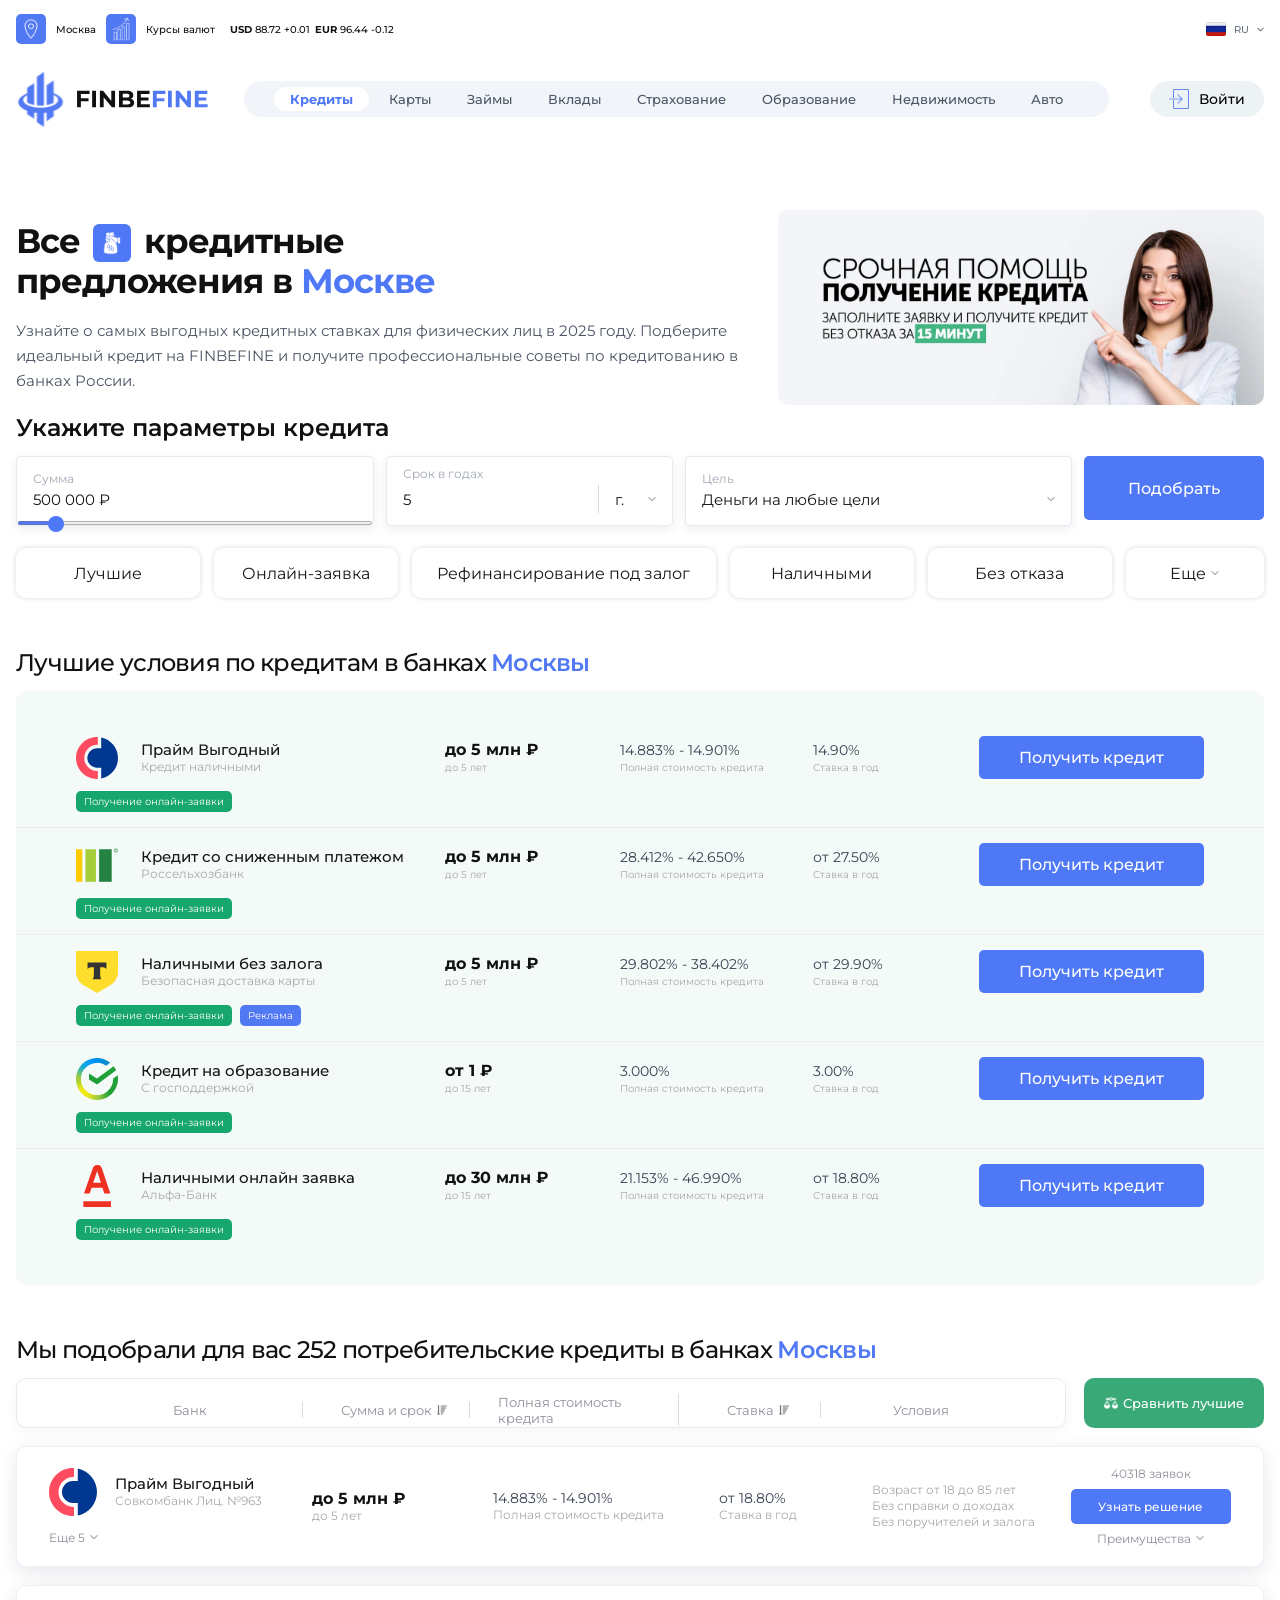
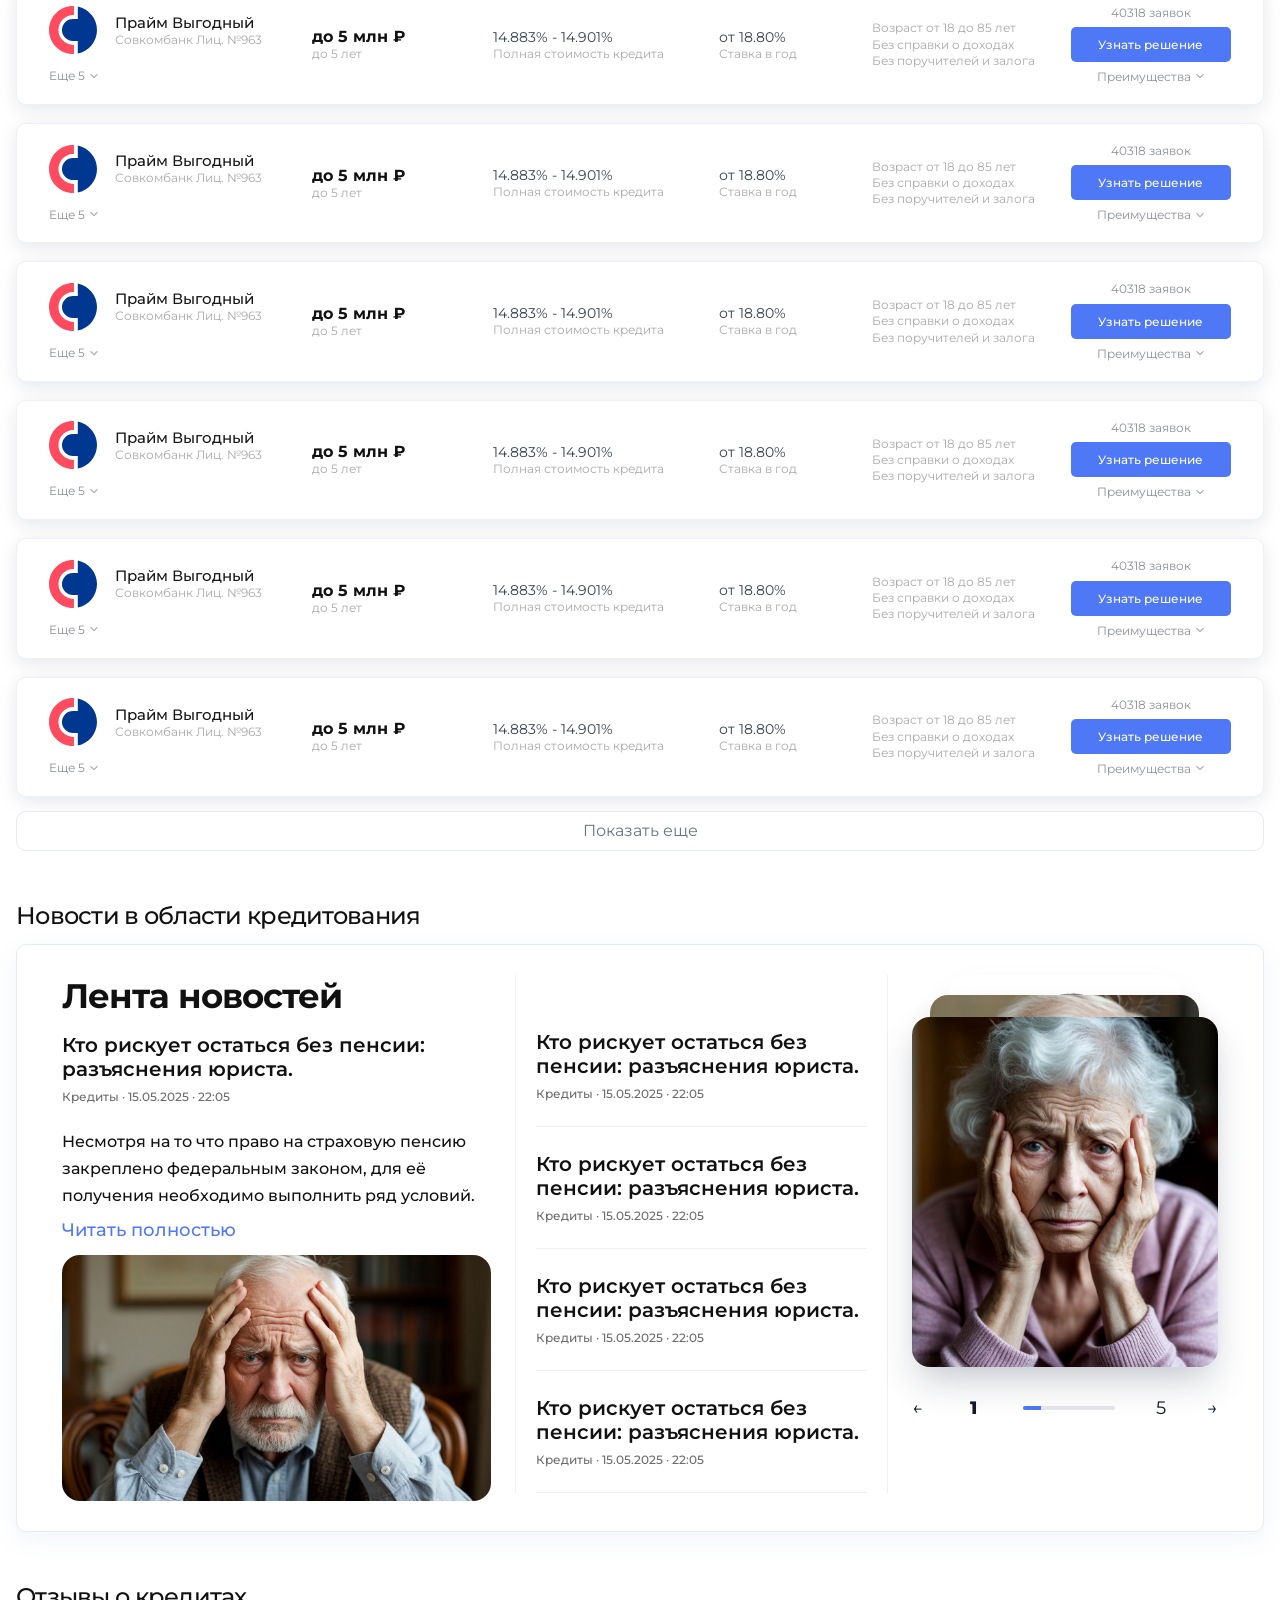
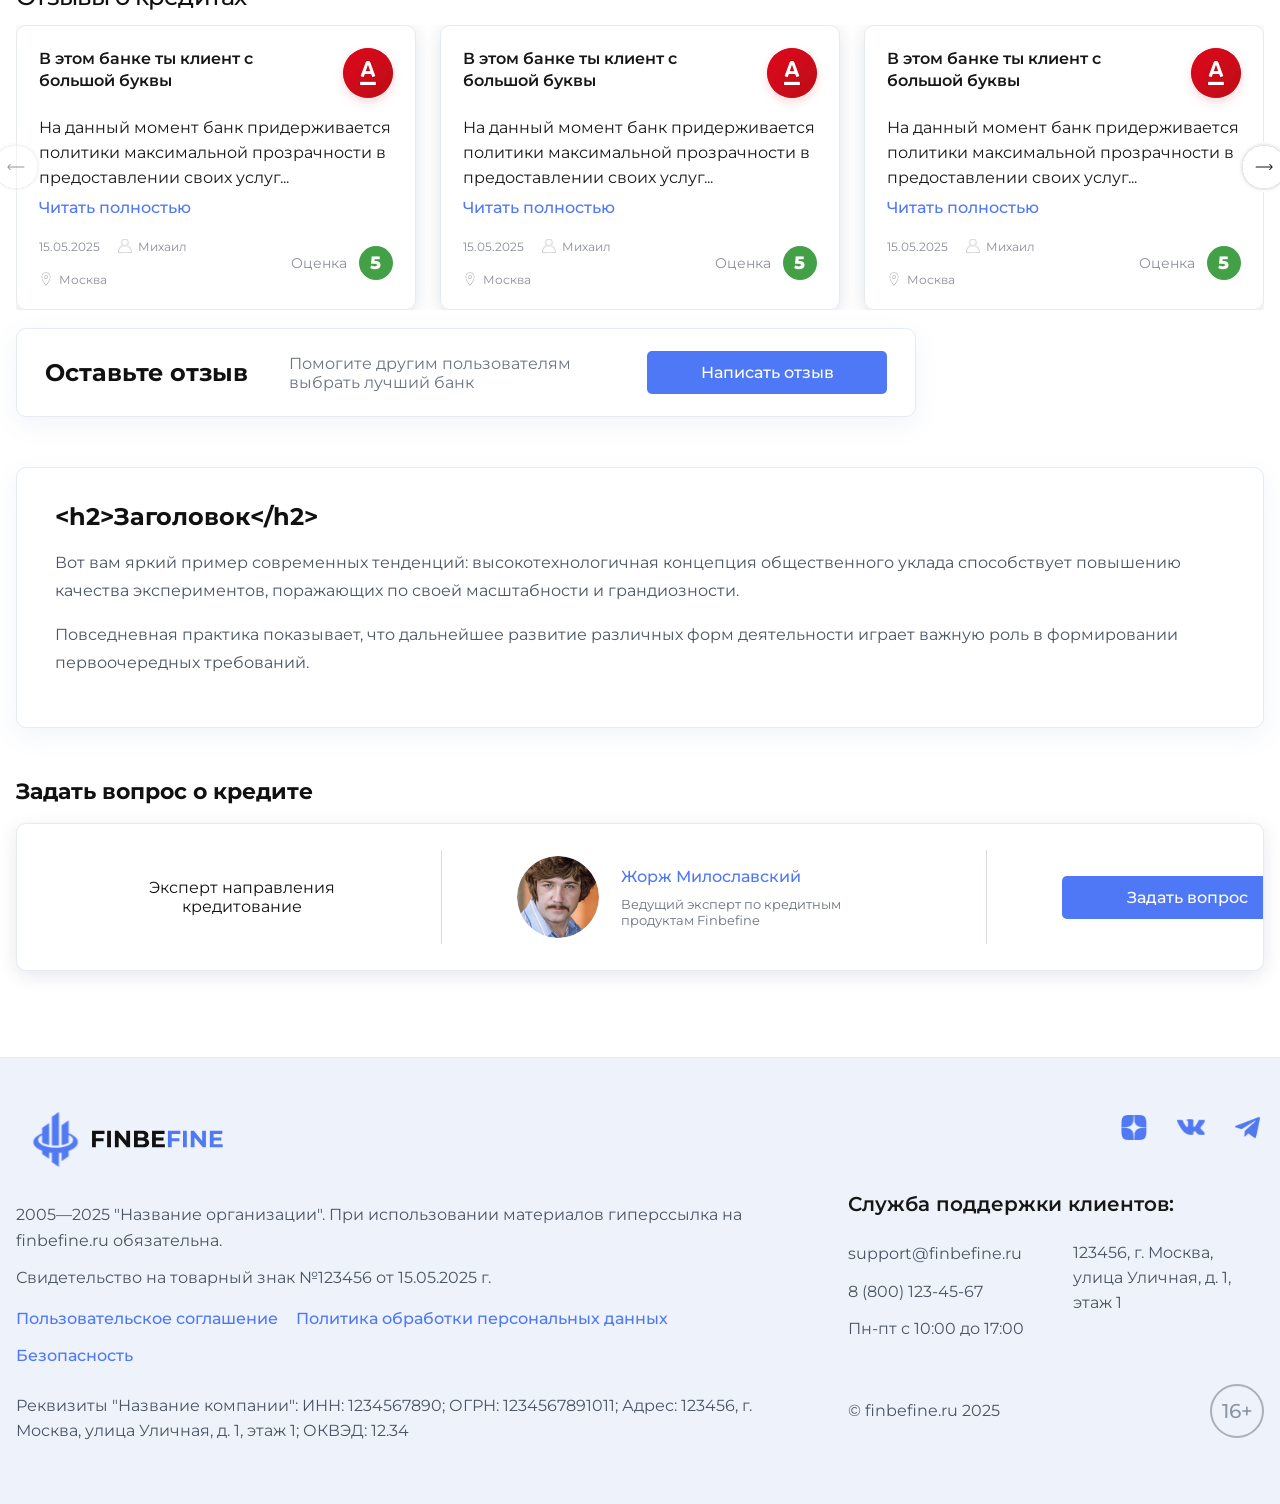
<file: credits.html>
<!doctype html>
<html lang="ru">
<head>
  <meta charset="UTF-8" />
  <meta name="viewport" content="width=device-width, initial-scale=1.0" />
  <title>FINBEFINE — Кредиты</title>
  <link rel="preconnect" href="https://fonts.googleapis.com">
  <link rel="preconnect" href="https://fonts.gstatic.com" crossorigin>
  <link href="https://fonts.googleapis.com/css2?family=Montserrat:ital,wght@0,100..900;1,100..900&display=swap" rel="stylesheet">
  <link rel="icon" type="image/x-icon" href="favicon.ico">
  <link rel="stylesheet" href="./style.css?v=69">
</head>
<body>
  <header class="topbar">
    <div class="top-strip">
      <div class="container top-strip-inner">
        <div class="top-strip-links">
          <a href="#">
            <div class="icon">
              <img src="assets/point.svg" alt="point">
            </div>
            Москва
          </a>
          <div class="course">
            <a href="#">
              <div class="icon">
                <img src="assets/course.svg" alt="course">
              </div>
              Курсы валют
            </a>
            <div class="course-list">
              <div class="course-item">
                <span>USD</span>
                88.72 +0.01
              </div>
              <div class="course-item">
                <span>EUR</span>
                96.44 -0.12
              </div>
            </div>
          </div>
        </div>
        <div class="top-strip-actions language-select" data-language-select>
          <button class="language-toggle" type="button" aria-haspopup="listbox" aria-expanded="false">
            <span class="language-flag language-flag-ru" data-language-flag aria-hidden="true"></span>
            <span class="lang" data-language-current>RU</span>
            <span class="dropdown-arrow" aria-hidden="true">
              <img src="assets/arrow-down.svg" alt="">
            </span>
          </button>
          <div class="language-menu" role="listbox" aria-label="Выбор языка">
            <button class="language-option active" type="button" role="option" aria-selected="true" data-lang-value="RU" data-lang-code="ru" data-flag-class="language-flag-ru">
              <span class="language-flag language-flag-ru" aria-hidden="true"></span>
              Русский
            </button>
            <button class="language-option" type="button" role="option" aria-selected="false" data-lang-value="EN" data-lang-code="en" data-flag-class="language-flag-en">
              <span class="language-flag language-flag-en" aria-hidden="true"></span>
              English
            </button>
          </div>
        </div>
      </div>
    </div>
    <div class="container topbar-inner">
      <a href="index.html" class="brand">
        <img class="brand-mark" src="assets/logo.svg" alt="logo" />
      </a>

<input class="menu-toggle" type="checkbox" id="menu-toggle" aria-label="Открыть меню">
<label class="burger" for="menu-toggle" aria-hidden="true">
  <span></span>
  <span></span>
  <span></span>
</label>

<div class="mobile-menu">
  <nav class="nav" aria-label="Основное меню">
    <a class="active" href="credits.html">Кредиты</a>
    <a href="cards.html">Карты</a>
    <a href="zaimy.html">Займы</a>
    <a href="vklady.html">Вклады</a>
    <a href="insurance.html">Страхование</a>
    <a href="education.html">Образование</a>
    <a href="realty.html">Недвижимость</a>
    <a href="auto.html">Авто</a>
  </nav>
  <button class="login-btn mobile-login-btn">
    <img src="assets/login.svg" alt="login">
    Войти
  </button>
</div>

      <div class="header-actions">
        <button class="login-btn">
          <img src="assets/login.svg" alt="login">
          Войти
        </button>
      </div>
    </div>
  </header>

    <main class="credits-page">
    <div class="container">
      <section class="credits-hero">
        <div class="credits-hero-copy">
          <h1>Все <span class="title-icon-inline"><img src="assets/money.svg" alt=""></span> кредитные предложения в <span>Москве</span></h1>
          <p>Узнайте о самых выгодных кредитных ставках для физических лиц в 2025 году. Подберите идеальный кредит на FINBEFINE и получите профессиональные советы по кредитованию в банках России.</p>
        </div>
        <a class="credits-hero-banner image-banner" href="#!" aria-label="Срочная помощь получение кредита"><img src="assets/promo-credit.png" alt="Срочная помощь получение кредита"></a>
      </section>

      <section class="credit-filter card-lite">
        <h2>Укажите параметры кредита</h2>
<div class="credit-filter-row">
  <label class="credit-control credit-amount-control"><span>Сумма</span><input class="credit-amount-input" type="text" value="500 000 ₽" inputmode="numeric" data-credit-amount-value><input class="credit-amount-range" type="range" min="50000" max="5000000" step="50000" value="500000" aria-label="Сумма кредита" data-credit-amount-range></label>
  <label class="credit-control credit-term-control"><span>Срок в годах</span><div class="credit-term-box"><input type="text" value="5" inputmode="numeric"><select aria-label="Единица срока"><option>г.</option><option>мес.</option></select></div></label>
  <label class="credit-control credit-goal-control"><span>Цель</span><select><option>Деньги на любые цели</option><option>Рефинансирование</option><option>Автокредит</option></select></label>
  <button class="primary-btn">Подобрать</button>
</div>
        <div class="credit-tags">
          <button type="button">Лучшие</button>
          <button type="button">Онлайн-заявка</button>
          <button type="button">Рефинансирование под залог</button>
          <button type="button">Наличными</button>
          <button type="button">Без отказа</button>
          <button type="button" class="credit-tag-more">Еще <img src="assets/arrow-bottom.svg" alt="" aria-hidden="true"></button>
        </div>
      </section>

      <section class="credit-best-section">
        <div class="section-head section-head-tight"><h2>Лучшие условия по кредитам в банках <span>Москвы</span></h2></div>
          <div class="credit-best-list">
            <article class="credit-best-row">
              <div class="credit-bank">
                <div class="credit-bank__info">
                  <img src="assets/sovcombank-credit.svg" alt="">
                  <div class="credit-bank__text">
                    <strong>Прайм Выгодный</strong>
                    <span>Кредит наличными</span>
                  </div>
              </div>
              </div>
              <b>до 5 млн ₽<small>до 5 лет</small></b>
              <span>14.883% - 14.901%<small>Полная стоимость кредита</small></span>
              <span>14.90%<small>Ставка в год</small></span>
              <a class="primary-btn" href="#!">Получить кредит</a>
              <div class="credit-bank__bottom">
                <em>Получение онлайн-заявки</em>
              </div>
            </article>
            <article class="credit-best-row">
              <div class="credit-bank">
                <div class="credit-bank__info">
                  <img src="assets/rshb-credit.svg" alt="">
                  <div class="credit-bank__text">
                    <strong>Кредит со сниженным платежом</strong>
                  <span>Россельхозбанк</span>
                  </div>
              </div>
              </div>
              <b>до 5 млн ₽<small>до 5 лет</small></b>
              <span>28.412% - 42.650%<small>Полная стоимость кредита</small></span>
              <span>от 27.50%<small>Ставка в год</small></span>
              <a class="primary-btn" href="#!">Получить кредит</a>
              <div class="credit-bank__bottom">
                <em>Получение онлайн-заявки</em>
              </div>
            </article>
            <article class="credit-best-row">
              <div class="credit-bank">
                <div class="credit-bank__info">
                  <img src="assets/tcs-credit.svg" alt="">
                  <div class="credit-bank__text">
                    <strong>Наличными без залога</strong>
                    <span>Безопасная доставка карты</span>
                  </div>
              </div>
              </div>
              <b>до 5 млн ₽<small>до 5 лет</small></b>
              <span>29.802% - 38.402%<small>Полная стоимость кредита</small></span>
              <span>от 29.90%<small>Ставка в год</small></span>
              <a class="primary-btn" href="#!">Получить кредит</a>
              <div class="credit-bank__bottom">
                <em>Получение онлайн-заявки</em>
                <em class="marketing">Реклама</em>
              </div>
            </article>
            <article class="credit-best-row">
              <div class="credit-bank">
                <div class="credit-bank__info">
                  <img src="assets/sberbank-credit.svg" alt="">
                  <div class="credit-bank__text">
                    <strong>Кредит на образование</strong>
                    <span>С господдержкой</span>
                  </div>
              </div>
              </div>
              <b>от 1 ₽<small>до 15 лет</small></b>
              <span>3.000%<small>Полная стоимость кредита</small></span>
              <span>3.00%<small>Ставка в год</small></span>
              <a class="primary-btn" href="#!">Получить кредит</a>
              <div class="credit-bank__bottom">
                <em>Получение онлайн-заявки</em>
              </div>
            </article>
            <article class="credit-best-row">
              <div class="credit-bank">
                <div class="credit-bank__info">
                  <img src="assets/alfabank-credit.svg" alt="">
                  <div class="credit-bank__text">
                    <strong>Наличными онлайн заявка</strong>
                  <span>Альфа-Банк</span>
                  </div>
              </div>
              </div>
              <b>до 30 млн ₽<small>до 15 лет</small></b>
              <span>21.153% - 46.990%<small>Полная стоимость кредита</small></span>
              <span>от 18.80%<small>Ставка в год</small></span>
              <a class="primary-btn" href="#!">Получить кредит</a>
              <div class="credit-bank__bottom">
                <em>Получение онлайн-заявки</em>
              </div>
            </article>
          </div>
      </section>

      <section class="credit-list-section">
        <div class="section-head section-head-tight"><h2>Мы подобрали для вас 252 потребительские кредиты в банках <span>Москвы</span></h2></div>
        <div class="credit-table-toolbar">
          <div class="credit-table-head"><span>Банк</span><span>Сумма и срок <img src="assets/sort-down.svg" alt="" aria-hidden="true"></span><span>Полная стоимость кредита</span><span>Ставка <img src="assets/sort-down.svg" alt="" aria-hidden="true"></span><span>Условия</span></div>
          <button class="primary-btn credit-compare-btn" type="button"><img src="assets/scales.svg" alt="" aria-hidden="true">Сравнить лучшие</button>
        </div>
        <div class="credit-table-list">
<article class="credit-offer-row">
  <div class="credit-bank credit-bank--table">
    <div class="credit-bank__info"><img src="assets/sovcombank-credit.svg" alt=""><div><strong>Прайм Выгодный</strong><span>Совкомбанк Лиц. №963</span></div></div>
    <button class="credit-more" type="button">Еще 5 <img src="assets/arrow-bottom.svg" alt="" aria-hidden="true"></button>
  </div>
  <b>до 5 млн ₽<small>до 5 лет</small></b>
  <span>14.883% - 14.901%<small>Полная стоимость кредита</small></span>
  <span>от 18.80%<small>Ставка в год</small></span>
  <p>Возраст от 18 до 85 лет<br>Без справки о доходах<br>Без поручителей и залога</p>
  <div class="credit-action"><small>40318 заявок</small><a class="primary-btn" href="#!">Узнать решение</a><button type="button">Преимущества <img src="assets/arrow-bottom.svg" alt="" aria-hidden="true"></button></div>
</article>
<article class="credit-offer-row">
  <div class="credit-bank credit-bank--table">
    <div class="credit-bank__info"><img src="assets/sovcombank-credit.svg" alt=""><div><strong>Прайм Выгодный</strong><span>Совкомбанк Лиц. №963</span></div></div>
    <button class="credit-more" type="button">Еще 5 <img src="assets/arrow-bottom.svg" alt="" aria-hidden="true"></button>
  </div>
  <b>до 5 млн ₽<small>до 5 лет</small></b>
  <span>14.883% - 14.901%<small>Полная стоимость кредита</small></span>
  <span>от 18.80%<small>Ставка в год</small></span>
  <p>Возраст от 18 до 85 лет<br>Без справки о доходах<br>Без поручителей и залога</p>
  <div class="credit-action"><small>40318 заявок</small><a class="primary-btn" href="#!">Узнать решение</a><button type="button">Преимущества <img src="assets/arrow-bottom.svg" alt="" aria-hidden="true"></button></div>
</article>
<article class="credit-offer-row">
  <div class="credit-bank credit-bank--table">
    <div class="credit-bank__info"><img src="assets/sovcombank-credit.svg" alt=""><div><strong>Прайм Выгодный</strong><span>Совкомбанк Лиц. №963</span></div></div>
    <button class="credit-more" type="button">Еще 5 <img src="assets/arrow-bottom.svg" alt="" aria-hidden="true"></button>
  </div>
  <b>до 5 млн ₽<small>до 5 лет</small></b>
  <span>14.883% - 14.901%<small>Полная стоимость кредита</small></span>
  <span>от 18.80%<small>Ставка в год</small></span>
  <p>Возраст от 18 до 85 лет<br>Без справки о доходах<br>Без поручителей и залога</p>
  <div class="credit-action"><small>40318 заявок</small><a class="primary-btn" href="#!">Узнать решение</a><button type="button">Преимущества <img src="assets/arrow-bottom.svg" alt="" aria-hidden="true"></button></div>
</article>
<article class="credit-offer-row">
  <div class="credit-bank credit-bank--table">
    <div class="credit-bank__info"><img src="assets/sovcombank-credit.svg" alt=""><div><strong>Прайм Выгодный</strong><span>Совкомбанк Лиц. №963</span></div></div>
    <button class="credit-more" type="button">Еще 5 <img src="assets/arrow-bottom.svg" alt="" aria-hidden="true"></button>
  </div>
  <b>до 5 млн ₽<small>до 5 лет</small></b>
  <span>14.883% - 14.901%<small>Полная стоимость кредита</small></span>
  <span>от 18.80%<small>Ставка в год</small></span>
  <p>Возраст от 18 до 85 лет<br>Без справки о доходах<br>Без поручителей и залога</p>
  <div class="credit-action"><small>40318 заявок</small><a class="primary-btn" href="#!">Узнать решение</a><button type="button">Преимущества <img src="assets/arrow-bottom.svg" alt="" aria-hidden="true"></button></div>
</article>
<article class="credit-offer-row">
  <div class="credit-bank credit-bank--table">
    <div class="credit-bank__info"><img src="assets/sovcombank-credit.svg" alt=""><div><strong>Прайм Выгодный</strong><span>Совкомбанк Лиц. №963</span></div></div>
    <button class="credit-more" type="button">Еще 5 <img src="assets/arrow-bottom.svg" alt="" aria-hidden="true"></button>
  </div>
  <b>до 5 млн ₽<small>до 5 лет</small></b>
  <span>14.883% - 14.901%<small>Полная стоимость кредита</small></span>
  <span>от 18.80%<small>Ставка в год</small></span>
  <p>Возраст от 18 до 85 лет<br>Без справки о доходах<br>Без поручителей и залога</p>
  <div class="credit-action"><small>40318 заявок</small><a class="primary-btn" href="#!">Узнать решение</a><button type="button">Преимущества <img src="assets/arrow-bottom.svg" alt="" aria-hidden="true"></button></div>
</article>
<article class="credit-offer-row">
  <div class="credit-bank credit-bank--table">
    <div class="credit-bank__info"><img src="assets/sovcombank-credit.svg" alt=""><div><strong>Прайм Выгодный</strong><span>Совкомбанк Лиц. №963</span></div></div>
    <button class="credit-more" type="button">Еще 5 <img src="assets/arrow-bottom.svg" alt="" aria-hidden="true"></button>
  </div>
  <b>до 5 млн ₽<small>до 5 лет</small></b>
  <span>14.883% - 14.901%<small>Полная стоимость кредита</small></span>
  <span>от 18.80%<small>Ставка в год</small></span>
  <p>Возраст от 18 до 85 лет<br>Без справки о доходах<br>Без поручителей и залога</p>
  <div class="credit-action"><small>40318 заявок</small><a class="primary-btn" href="#!">Узнать решение</a><button type="button">Преимущества <img src="assets/arrow-bottom.svg" alt="" aria-hidden="true"></button></div>
</article>
<article class="credit-offer-row">
  <div class="credit-bank credit-bank--table">
    <div class="credit-bank__info"><img src="assets/sovcombank-credit.svg" alt=""><div><strong>Прайм Выгодный</strong><span>Совкомбанк Лиц. №963</span></div></div>
    <button class="credit-more" type="button">Еще 5 <img src="assets/arrow-bottom.svg" alt="" aria-hidden="true"></button>
  </div>
  <b>до 5 млн ₽<small>до 5 лет</small></b>
  <span>14.883% - 14.901%<small>Полная стоимость кредита</small></span>
  <span>от 18.80%<small>Ставка в год</small></span>
  <p>Возраст от 18 до 85 лет<br>Без справки о доходах<br>Без поручителей и залога</p>
  <div class="credit-action"><small>40318 заявок</small><a class="primary-btn" href="#!">Узнать решение</a><button type="button">Преимущества <img src="assets/arrow-bottom.svg" alt="" aria-hidden="true"></button></div>
</article>
        </div>
        <button class="show-more-btn" type="button">Показать еще</button>
      </section>

      <section class="news-section credit-news">
        <div class="section-head section-head-tight"><h2>Новости в области кредитования</h2></div>
        <article class="news-card">
          <div class="news-col news-feature"><h3>Лента новостей</h3><h4>Кто рискует остаться без пенсии: разъяснения юриста.</h4><div class="news-meta">Кредиты · 15.05.2025 · 22:05</div><p>Несмотря на то что право на страховую пенсию закреплено федеральным законом, для её получения необходимо выполнить ряд условий.</p><a href="#" class="section-link">Читать полностью</a><img src="assets/news-old-man.png" alt="Новость"></div>
          <div class="news-col news-list"><div class="news-item"><h5>Кто рискует остаться без пенсии: разъяснения юриста.</h5><div class="news-meta">Кредиты · 15.05.2025 · 22:05</div></div>
          <div class="news-item"><h5>Кто рискует остаться без пенсии: разъяснения юриста.</h5><div class="news-meta">Кредиты · 15.05.2025 · 22:05</div></div>
          <div class="news-item"><h5>Кто рискует остаться без пенсии: разъяснения юриста.</h5><div class="news-meta">Кредиты · 15.05.2025 · 22:05</div></div>
          <div class="news-item"><h5>Кто рискует остаться без пенсии: разъяснения юриста.</h5><div class="news-meta">Кредиты · 15.05.2025 · 22:05</div></div></div>
          <div class="news-col news-slider" data-news-slider><div class="news-slider-stack"><img class="slider-layer slider-layer-back slider-layer-back-two" data-slider-back-two src="assets/hero-travel.png" alt=""><img class="slider-layer slider-layer-back slider-layer-back-one" data-slider-back-one src="assets/news-old-man.png" alt=""><img class="slider-layer slider-layer-front" data-slider-image src="assets/news-old-woman.png" alt="Новость"></div><div class="slider-nav"><button class="slider-arrow" type="button" data-slider-prev aria-label="Предыдущая новость">←</button><span class="slider-count" data-slider-current>1</span><div class="slider-bar"><i data-slider-progress></i></div><span data-slider-total>5</span><button class="slider-arrow" type="button" data-slider-next aria-label="Следующая новость">→</button></div></div>
        </article>
      </section>

      <section class="credit-reviews-section">
        <div class="section-head section-head-tight"><h2>Отзывы о кредитах</h2></div>
        <div class="credit-reviews-slider" data-credit-reviews-slider>
          <button class="credit-review-arrow credit-review-arrow--prev" type="button" aria-label="Предыдущие отзывы" data-credit-reviews-prev><img src="assets/arrow-right-slider.svg" alt="" aria-hidden="true"></button>
          <div class="credit-review-viewport">
            <div class="credit-review-track" data-credit-reviews-track>
          <article class="review-card"><div class="review-top"><h4>В этом банке ты клиент с большой буквы</h4><span class="review-badge"><img src="assets/bank-logo.png" alt=""></span></div><p>На данный момент банк придерживается политики максимальной прозрачности в предоставлении своих услуг...</p><a href="#" class="section-link">Читать полностью</a><div class="review-bottom"><div class="review-meta"><span>15.05.2025</span><span>Михаил</span><span>Москва</span></div><div class="review-score"><span>Оценка</span><b class="score">5</b></div></div></article>
          <article class="review-card"><div class="review-top"><h4>В этом банке ты клиент с большой буквы</h4><span class="review-badge"><img src="assets/bank-logo.png" alt=""></span></div><p>На данный момент банк придерживается политики максимальной прозрачности в предоставлении своих услуг...</p><a href="#" class="section-link">Читать полностью</a><div class="review-bottom"><div class="review-meta"><span>15.05.2025</span><span>Михаил</span><span>Москва</span></div><div class="review-score"><span>Оценка</span><b class="score">5</b></div></div></article>
          <article class="review-card"><div class="review-top"><h4>В этом банке ты клиент с большой буквы</h4><span class="review-badge"><img src="assets/bank-logo.png" alt=""></span></div><p>На данный момент банк придерживается политики максимальной прозрачности в предоставлении своих услуг...</p><a href="#" class="section-link">Читать полностью</a><div class="review-bottom"><div class="review-meta"><span>15.05.2025</span><span>Михаил</span><span>Москва</span></div><div class="review-score"><span>Оценка</span><b class="score">5</b></div></div></article>
          <article class="review-card"><div class="review-top"><h4>В этом банке ты клиент с большой буквы</h4><span class="review-badge"><img src="assets/bank-logo.png" alt=""></span></div><p>На данный момент банк придерживается политики максимальной прозрачности в предоставлении своих услуг...</p><a href="#" class="section-link">Читать полностью</a><div class="review-bottom"><div class="review-meta"><span>15.05.2025</span><span>Михаил</span><span>Москва</span></div><div class="review-score"><span>Оценка</span><b class="score">5</b></div></div></article>
          <article class="review-card"><div class="review-top"><h4>В этом банке ты клиент с большой буквы</h4><span class="review-badge"><img src="assets/bank-logo.png" alt=""></span></div><p>На данный момент банк придерживается политики максимальной прозрачности в предоставлении своих услуг...</p><a href="#" class="section-link">Читать полностью</a><div class="review-bottom"><div class="review-meta"><span>15.05.2025</span><span>Михаил</span><span>Москва</span></div><div class="review-score"><span>Оценка</span><b class="score">5</b></div></div></article>
            </div>
          </div>
          <button class="credit-review-arrow credit-review-arrow--next" type="button" aria-label="Следующие отзывы" data-credit-reviews-next><img src="assets/arrow-right-slider.svg" alt="" aria-hidden="true"></button>
        </div>
        <div class="credit-leave-review"><h3>Оставьте отзыв</h3><p>Помогите другим пользователям выбрать лучший банк</p><button class="primary-btn">Написать отзыв</button></div>
      </section>

      <section class="credit-seo card-lite"><h2>&lt;h2&gt;Заголовок&lt;/h2&gt;</h2><p>Вот вам яркий пример современных тенденций: высокотехнологичная концепция общественного уклада способствует повышению качества экспериментов, поражающих по своей масштабности и грандиозности.</p><p>Повседневная практика показывает, что дальнейшее развитие различных форм деятельности играет важную роль в формировании первоочередных требований.</p></section>

      <section class="credit-question card-lite"><h2>Задать вопрос о кредите</h2><div class="question-card"><div class="question-card__label">Эксперт направления кредитование</div><div class="expert"><img src="assets/expert-avatar.png" alt=""><div><strong>Жорж Милославский</strong><span>Ведущий эксперт по кредитным продуктам Finbefine</span></div></div><div class="question-card__action"><button class="primary-btn">Задать вопрос</button></div></div></section>
    </div>
  </main>


  <footer class="site-footer">
    <div class="container footer-wrap">
      <div class="footer-left">
        <a href="index.html" class="brand footer-brand">
          <img class="brand-mark" src="assets/logo.svg" alt="FINBEFINE.RU" />
        </a>
        <p>2005—2025 "Название организации". При использовании материалов гиперссылка на finbefine.ru обязательна.</p>
        <p>Свидетельство на товарный знак №123456 от 15.05.2025 г.</p>
        <div class="footer-links">
          <a href="#">Пользовательское соглашение</a>
          <a href="#">Политика обработки персональных данных</a>
          <a href="#">Безопасность</a>
        </div>
        <p>Реквизиты "Название компании": ИНН: 1234567890; ОГРН: 1234567891011; Адрес: 123456, г. Москва, улица Уличная, д. 1, этаж 1; ОКВЭД: 12.34</p>
      </div>
      <div class="footer-right">
        <nav class="footer-socials" aria-label="Социальные сети">
          <a href="#!" aria-label="Дзен"><img src="assets/dzen.svg" alt=""></a>
          <a href="#!" aria-label="ВКонтакте"><img src="assets/vk.svg" alt=""></a>
          <a href="#!" aria-label="Telegram"><img src="assets/tg.svg" alt=""></a>
        </nav>
        <div class="support-title">Служба поддержки клиентов:</div>
        <div class="footer-support">
          <div class="footer-support-main">
            <a href="mailto:support@finbefine.ru">support@finbefine.ru</a>
            <a href="tel:88001234567">8 (800) 123-45-67</a>
            <span>Пн-пт с 10:00 до 17:00</span>
          </div>
          <address>123456, г. Москва, улица Уличная, д. 1, этаж 1</address>
        </div>
        <div class="footer-bottom-row">
          <div class="copy">© finbefine.ru 2025</div>
          <div class="age-badge" aria-label="Возрастное ограничение 16 плюс">16+</div>
        </div>
      </div>
    </div>
  </footer>
  <script>
    document.addEventListener('DOMContentLoaded', function () {
      function setupTabs(tabSelector, panelSelector, tabAttribute, panelAttribute) {
        var tabs = Array.prototype.slice.call(document.querySelectorAll(tabSelector));
        var panels = Array.prototype.slice.call(document.querySelectorAll(panelSelector));

        tabs.forEach(function (tab) {
          tab.addEventListener('click', function () {
            var target = tab.getAttribute(tabAttribute);

            tabs.forEach(function (item) {
              var isActive = item === tab;
              item.classList.toggle('active', isActive);
              item.setAttribute('aria-selected', isActive ? 'true' : 'false');
            });

            panels.forEach(function (panel) {
              panel.classList.toggle('active', panel.getAttribute(panelAttribute) === target);
            });
          });
        });
      }

      setupTabs('[data-offer-tab]', '[data-offer-panel]', 'data-offer-tab', 'data-offer-panel');
      setupTabs('[data-bank-tab]', '[data-bank-panel]', 'data-bank-tab', 'data-bank-panel');
      setupTabs('[data-review-tab]', '[data-review-panel]', 'data-review-tab', 'data-review-panel');
      setupTabs('[data-news-tab]', '[data-news-panel]', 'data-news-tab', 'data-news-panel');

      var languageSelect = document.querySelector('[data-language-select]');
      if (languageSelect) {
        var languageToggle = languageSelect.querySelector('.language-toggle');
        var languageCurrent = languageSelect.querySelector('[data-language-current]');
        var languageFlag = languageSelect.querySelector('[data-language-flag]');
        var languageOptions = Array.prototype.slice.call(languageSelect.querySelectorAll('.language-option'));

        function closeLanguageMenu() {
          languageSelect.classList.remove('open');
          languageToggle.setAttribute('aria-expanded', 'false');
        }

        languageToggle.addEventListener('click', function () {
          var isOpen = languageSelect.classList.toggle('open');
          languageToggle.setAttribute('aria-expanded', isOpen ? 'true' : 'false');
        });

        languageOptions.forEach(function (option) {
          option.addEventListener('click', function () {
            languageCurrent.textContent = option.getAttribute('data-lang-value');
            document.documentElement.setAttribute('lang', option.getAttribute('data-lang-code'));
            languageFlag.className = 'language-flag ' + option.getAttribute('data-flag-class');

            languageOptions.forEach(function (item) {
              var isActive = item === option;
              item.classList.toggle('active', isActive);
              item.setAttribute('aria-selected', isActive ? 'true' : 'false');
            });

            closeLanguageMenu();
          });
        });

        document.addEventListener('click', function (event) {
          if (!languageSelect.contains(event.target)) {
            closeLanguageMenu();
          }
        });

        document.addEventListener('keydown', function (event) {
          if (event.key === 'Escape') {
            closeLanguageMenu();
          }
        });
      }

      var newsSlider = document.querySelector('[data-news-slider]');
      if (newsSlider) {
        var slides = [
          { src: './assets/figma/news-old-woman.png', alt: 'Новость о пенсиях' },
          { src: './assets/figma/news-old-man.png', alt: 'Новость о пенсионных условиях' },
          { src: './assets/hero-man.png', alt: 'Финансовые продукты' },
          { src: './assets/hero-travel.png', alt: 'Туристическое страхование' },
          { src: './assets/promo-credit.png', alt: 'Помощь с кредитом' }
        ];
        var currentSlide = 0;
        var isSliderAnimating = false;
        var sliderStack = newsSlider.querySelector('.news-slider-stack');
        var frontImage = newsSlider.querySelector('[data-slider-image]');
        var backOneImage = newsSlider.querySelector('[data-slider-back-one]');
        var backTwoImage = newsSlider.querySelector('[data-slider-back-two]');
        var currentLabel = newsSlider.querySelector('[data-slider-current]');
        var totalLabel = newsSlider.querySelector('[data-slider-total]');
        var progress = newsSlider.querySelector('[data-slider-progress]');
        var prevButton = newsSlider.querySelector('[data-slider-prev]');
        var nextButton = newsSlider.querySelector('[data-slider-next]');

        function getSlide(index) {
          return slides[(index + slides.length) % slides.length];
        }

        function setImage(image, slide) {
          image.src = slide.src;
          image.alt = slide.alt;
        }

        function updateNewsSlider(direction) {
          setImage(frontImage, getSlide(currentSlide));
          setImage(backOneImage, getSlide(currentSlide + 1));
          setImage(backTwoImage, getSlide(currentSlide + 2));
          currentLabel.textContent = String(currentSlide + 1);
          totalLabel.textContent = String(slides.length);
          progress.style.width = ((currentSlide + 1) / slides.length * 100) + '%';

          if (direction) {
            sliderStack.classList.remove('is-next', 'is-prev');
            void sliderStack.offsetWidth;
            sliderStack.classList.add(direction === 'prev' ? 'is-prev' : 'is-next');
          }
        }

        function moveNewsSlider(step, direction) {
          if (isSliderAnimating) {
            return;
          }
          isSliderAnimating = true;
          currentSlide = (currentSlide + step + slides.length) % slides.length;
          updateNewsSlider(direction);
          window.setTimeout(function () {
            sliderStack.classList.remove('is-next', 'is-prev');
            isSliderAnimating = false;
          }, 480);
        }

        prevButton.addEventListener('click', function () {
          moveNewsSlider(-1, 'prev');
        });

        nextButton.addEventListener('click', function () {
          moveNewsSlider(1, 'next');
        });

        updateNewsSlider();
      }



      var creditReviewsSlider = document.querySelector("[data-credit-reviews-slider]");

      if (creditReviewsSlider) {
        var reviewsTrack = creditReviewsSlider.querySelector("[data-credit-reviews-track]");
        var reviewsPrev = creditReviewsSlider.querySelector("[data-credit-reviews-prev]");
        var reviewsNext = creditReviewsSlider.querySelector("[data-credit-reviews-next]");
        var reviewCards = Array.prototype.slice.call(reviewsTrack.querySelectorAll(".review-card"));
        var reviewIndex = 0;

        function getVisibleReviews() {
          return window.matchMedia("(max-width: 980px)").matches ? 1 : 3;
        }

        function updateCreditReviewsSlider() {
          var visible = getVisibleReviews();
          var maxIndex = Math.max(0, reviewCards.length - visible);
          reviewIndex = Math.min(reviewIndex, maxIndex);
          var cardWidth = reviewCards[0] ? reviewCards[0].getBoundingClientRect().width : 0;
          var gap = parseFloat(getComputedStyle(reviewsTrack).gap) || 0;
          reviewsTrack.style.transform = "translateX(" + (reviewIndex * -(cardWidth + gap)) + "px)";
          reviewsPrev.disabled = reviewIndex === 0;
          reviewsNext.disabled = reviewIndex === maxIndex;
        }

        reviewsPrev.addEventListener("click", function () {
          reviewIndex -= 1;
          updateCreditReviewsSlider();
        });

        reviewsNext.addEventListener("click", function () {
          reviewIndex += 1;
          updateCreditReviewsSlider();
        });

        window.addEventListener("resize", updateCreditReviewsSlider);
        updateCreditReviewsSlider();
      }

      var creditAmountRange = document.querySelector("[data-credit-amount-range]");
      var creditAmountValue = document.querySelector("[data-credit-amount-value]");

      if (creditAmountRange && creditAmountValue) {
        function formatCreditAmount(value) {
          return Number(value).toLocaleString("ru-RU") + " ₽";
        }

        function updateCreditAmount() {
          var min = Number(creditAmountRange.min);
          var max = Number(creditAmountRange.max);
          var value = Number(creditAmountRange.value);
          var progress = ((value - min) / (max - min)) * 100;
          creditAmountValue.value = formatCreditAmount(value);
          creditAmountRange.style.setProperty("--credit-progress", progress + "%");
        }

        creditAmountRange.addEventListener("input", updateCreditAmount);
        updateCreditAmount();
      }

      var bankSearch = document.querySelector('.bank-search');
      var bankTiles = Array.prototype.slice.call(document.querySelectorAll('[data-bank-name]'));
      var bankEmpty = document.querySelector('.bank-empty');

      if (bankSearch && bankTiles.length && bankEmpty) {
        function normalizeBankText(value) {
          return value.toLowerCase().replace(/[\s\-]+/g, '');
        }

        bankSearch.addEventListener('input', function () {
          var query = normalizeBankText(bankSearch.value.trim());
          var visibleCount = 0;

          bankTiles.forEach(function (tile) {
            var name = normalizeBankText(tile.getAttribute('data-bank-name'));
            var isVisible = !query || name.indexOf(query) !== -1;
            tile.hidden = !isVisible;
            if (isVisible) {
              visibleCount += 1;
            }
          });

          bankEmpty.hidden = visibleCount > 0;
        });
      }
    });
  </script>
</body>

</html>
</file>
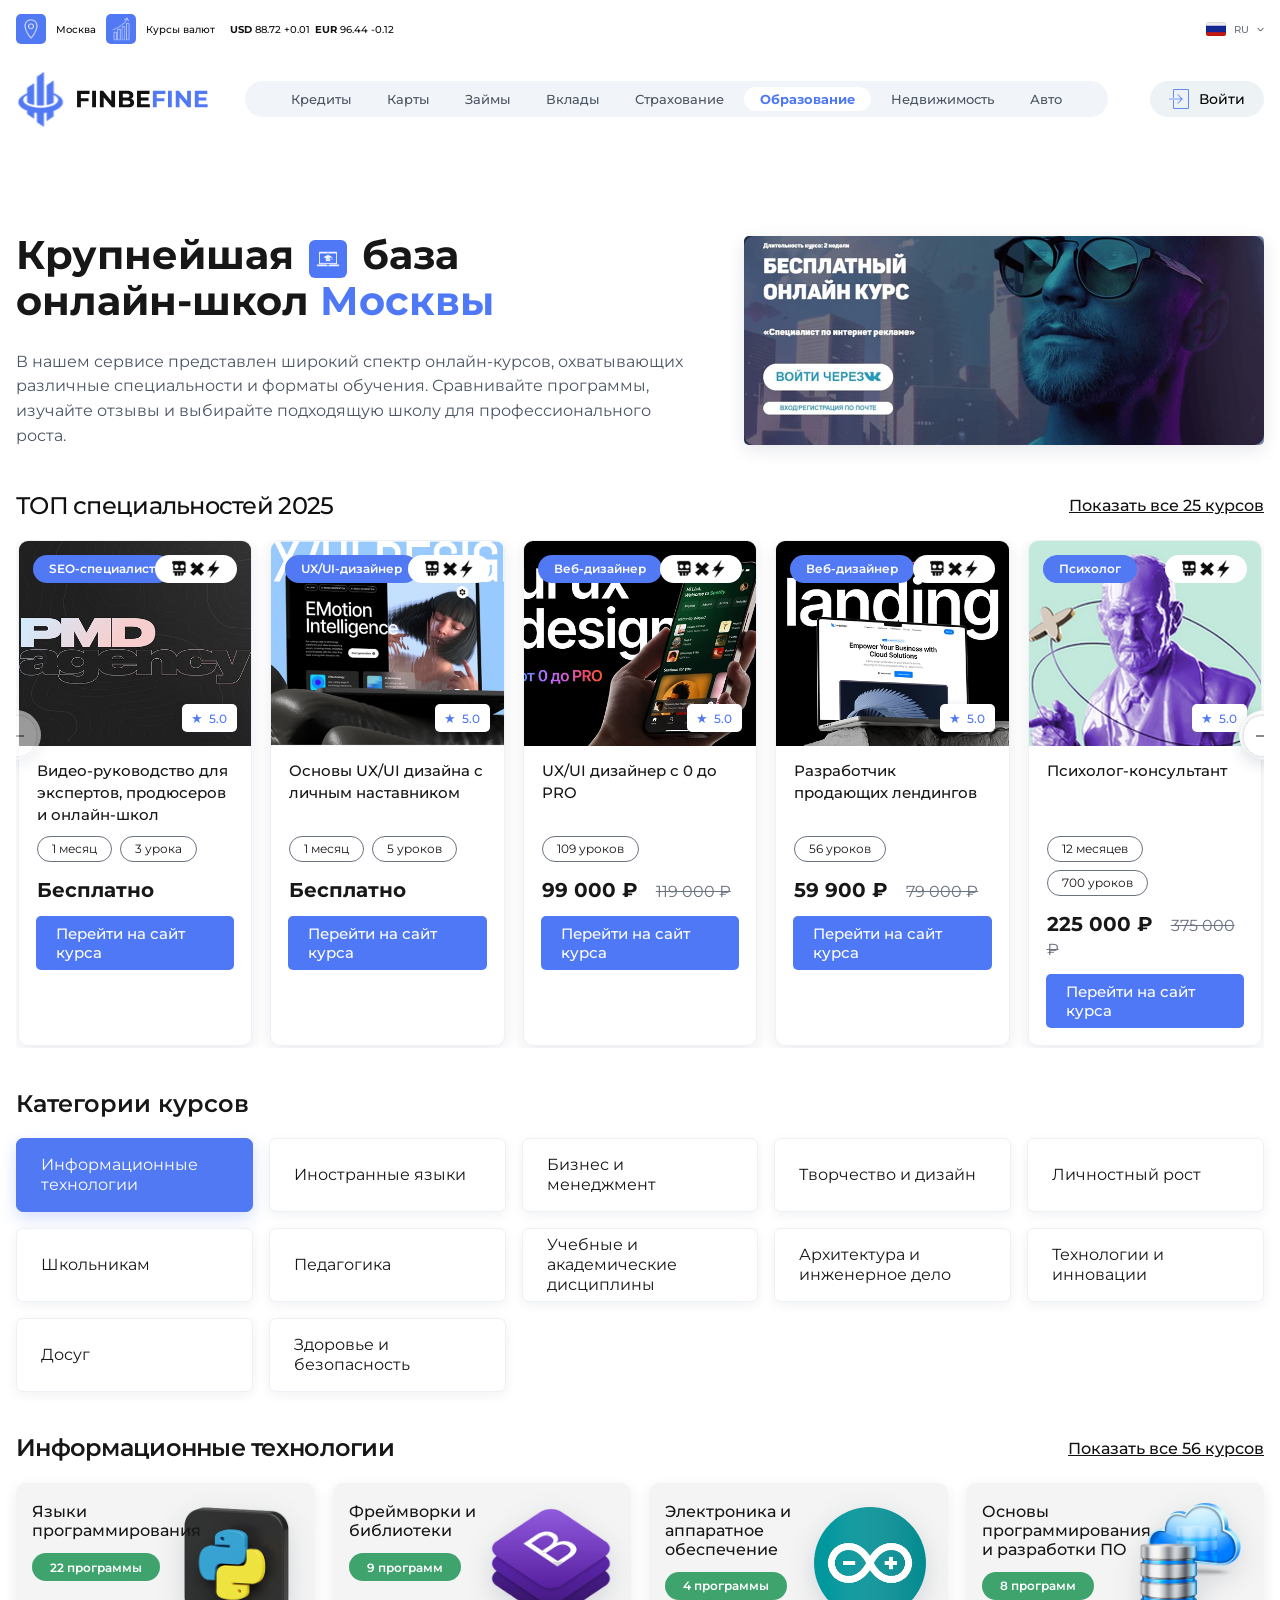
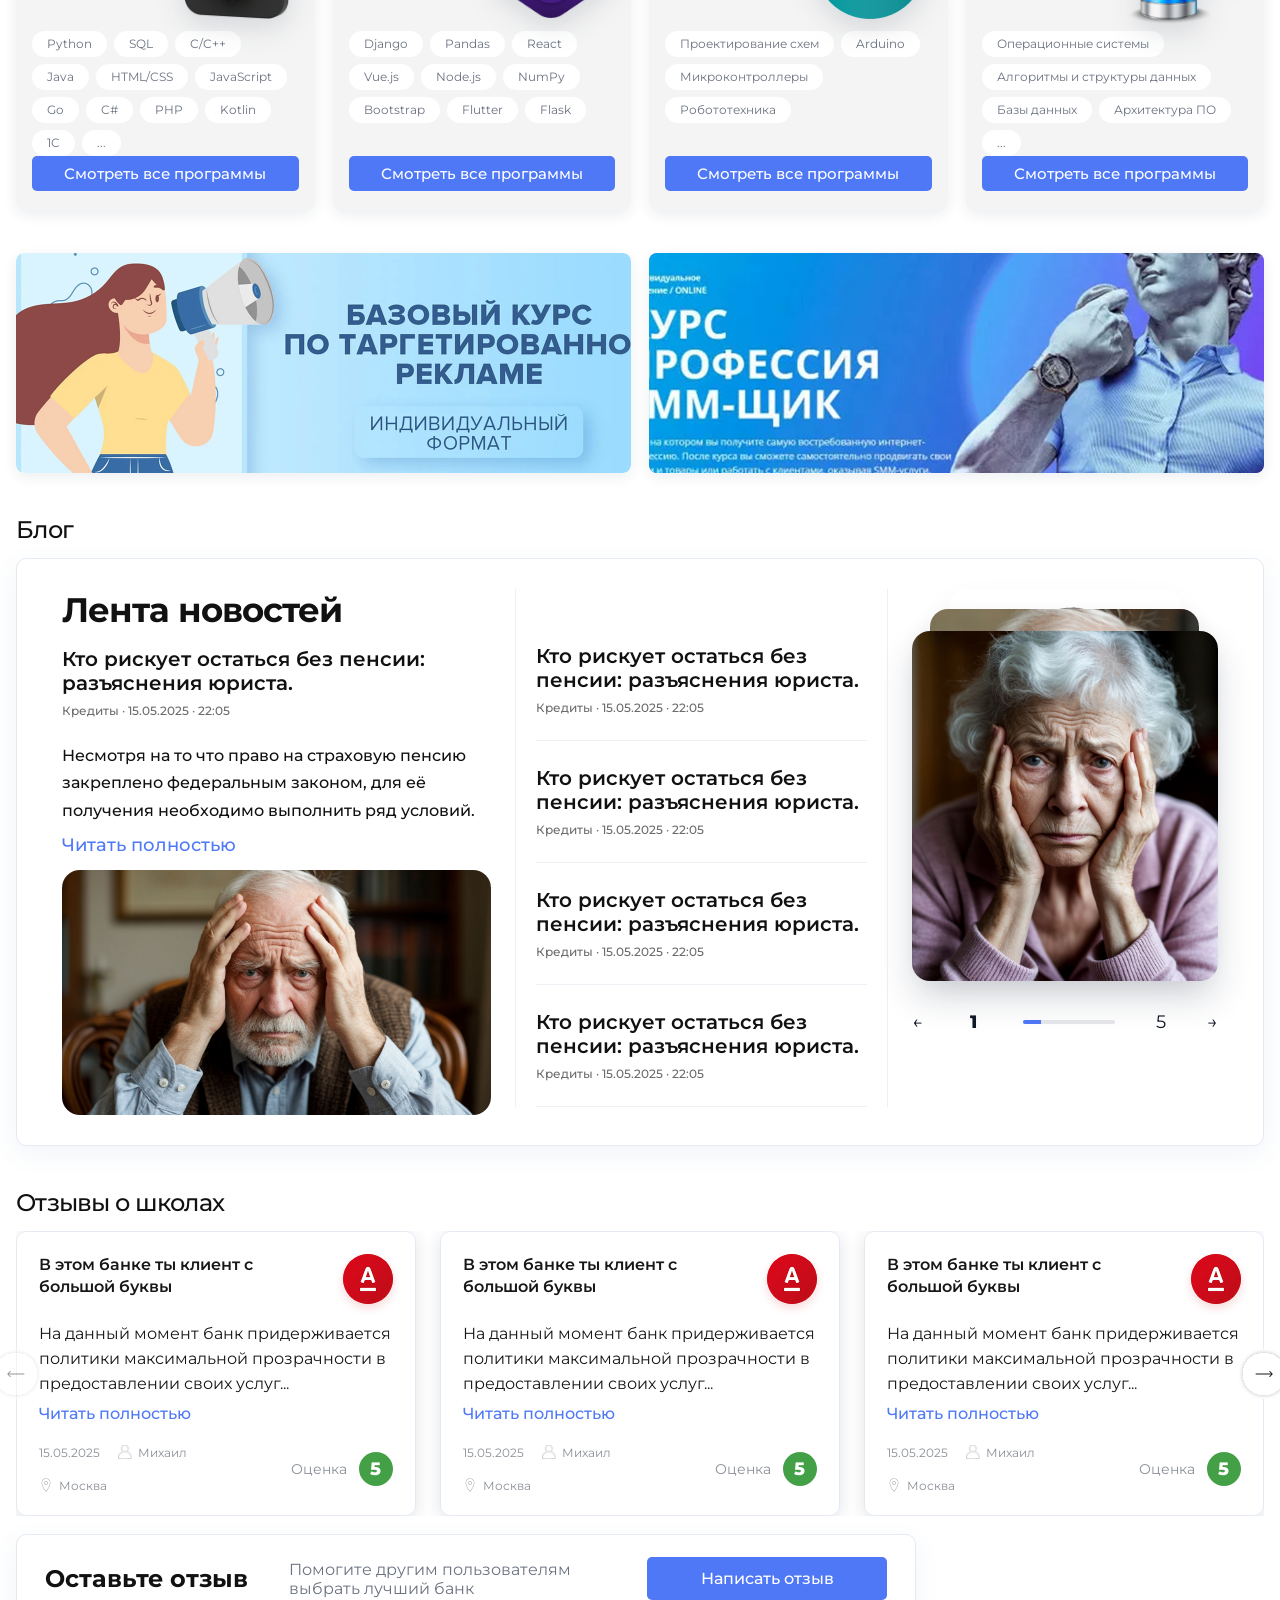
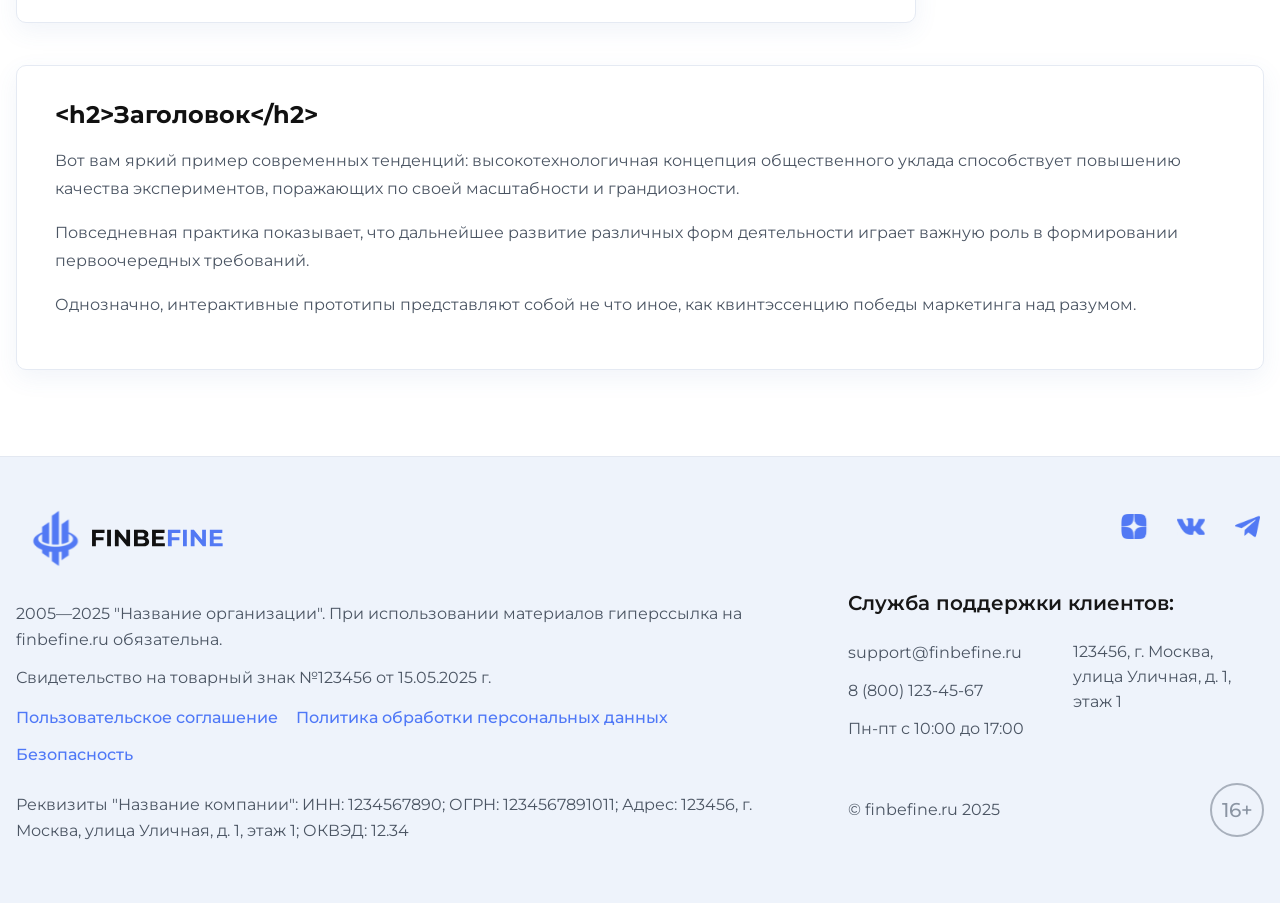
<file: education.html>
<!doctype html>
<html lang="ru">
<head>
  <meta charset="UTF-8" />
  <meta name="viewport" content="width=device-width, initial-scale=1.0" />
  <title>FINBEFINE — Образование</title>
  <link rel="preconnect" href="https://fonts.googleapis.com">
  <link rel="preconnect" href="https://fonts.gstatic.com" crossorigin>
  <link href="https://fonts.googleapis.com/css2?family=Montserrat:ital,wght@0,100..900;1,100..900&display=swap" rel="stylesheet">
  <link rel="icon" type="image/x-icon" href="favicon.ico">
  <link rel="stylesheet" href="./style.css?v=69">
</head>
<body>
  <header class="topbar">
    <div class="top-strip">
      <div class="container top-strip-inner">
        <div class="top-strip-links">
          <a href="#">
            <div class="icon">
              <img src="assets/point.svg" alt="point">
            </div>
            Москва
          </a>
          <div class="course">
            <a href="#">
              <div class="icon">
                <img src="assets/course.svg" alt="course">
              </div>
              Курсы валют
            </a>
            <div class="course-list">
              <div class="course-item">
                <span>USD</span>
                88.72 +0.01
              </div>
              <div class="course-item">
                <span>EUR</span>
                96.44 -0.12
              </div>
            </div>
          </div>
        </div>
        <div class="top-strip-actions language-select" data-language-select>
          <button class="language-toggle" type="button" aria-haspopup="listbox" aria-expanded="false">
            <span class="language-flag language-flag-ru" data-language-flag aria-hidden="true"></span>
            <span class="lang" data-language-current>RU</span>
            <span class="dropdown-arrow" aria-hidden="true">
              <img src="assets/arrow-down.svg" alt="">
            </span>
          </button>
          <div class="language-menu" role="listbox" aria-label="Выбор языка">
            <button class="language-option active" type="button" role="option" aria-selected="true" data-lang-value="RU" data-lang-code="ru" data-flag-class="language-flag-ru">
              <span class="language-flag language-flag-ru" aria-hidden="true"></span>
              Русский
            </button>
            <button class="language-option" type="button" role="option" aria-selected="false" data-lang-value="EN" data-lang-code="en" data-flag-class="language-flag-en">
              <span class="language-flag language-flag-en" aria-hidden="true"></span>
              English
            </button>
          </div>
        </div>
      </div>
    </div>
    <div class="container topbar-inner">
      <a href="index.html" class="brand">
        <img class="brand-mark" src="assets/logo.svg" alt="logo" />
      </a>

<input class="menu-toggle" type="checkbox" id="menu-toggle" aria-label="Открыть меню">
<label class="burger" for="menu-toggle" aria-hidden="true">
  <span></span>
  <span></span>
  <span></span>
</label>

<div class="mobile-menu">
  <nav class="nav" aria-label="Основное меню">
    <a href="credits.html">Кредиты</a>
    <a href="cards.html">Карты</a>
    <a href="zaimy.html">Займы</a>
    <a href="vklady.html">Вклады</a>
    <a href="insurance.html">Страхование</a>
    <a class="active" href="education.html">Образование</a>
    <a href="realty.html">Недвижимость</a>
    <a href="auto.html">Авто</a>
  </nav>
  <button class="login-btn mobile-login-btn">
    <img src="assets/login.svg" alt="login">
    Войти
  </button>
</div>

      <div class="header-actions">
        <button class="login-btn">
          <img src="assets/login.svg" alt="login">
          Войти
        </button>
      </div>
    </div>
  </header>
    <main class="education-page">
    <div class="container">
      <section class="education-hero">
        <div class="education-hero-copy">
          <h1>Крупнейшая <span class="title-icon-inline"><img src="assets/education-icon.svg" alt=""></span> база онлайн-школ <span>Москвы</span></h1>
          <p>В нашем сервисе представлен широкий спектр онлайн-курсов, охватывающих различные специальности и форматы обучения. Сравнивайте программы, изучайте отзывы и выбирайте подходящую школу для профессионального роста.</p>
        </div>
        <a class="education-hero-banner" href="#!" aria-label="Бесплатный онлайн курс">
          <img src="assets/education-banner.png" alt="">
        </a>
      </section>

      <section class="education-top-section">
        <div class="section-head section-head-tight"><h2>ТОП специальностей 2025</h2><a class="section-link" href="courses.html">Показать все 25 курсов</a></div>
        <div class="education-courses-slider">
          <button class="education-arrow education-arrow--prev" type="button" aria-label="Предыдущие курсы"><img src="assets/arrow-right-slider.svg" alt="" aria-hidden="true"></button>
          <div class="education-course-grid">
            <article class="education-course-card"><div class="course-media"><img src="assets/speciality-1.png" alt="SEO-специалист"><span>SEO-специалист</span><b><img src="assets/speciality-icon-tag.png" alt=""></b><i>5.0</i></div><h3>Видео-руководство для экспертов, продюсеров и онлайн-школ</h3><div class="course-tags"><span>1 месяц</span><span>3 урока</span></div><div class="course-price">Бесплатно</div><a class="primary-btn" href="course.html">Перейти на сайт курса</a></article>
            <article class="education-course-card"><div class="course-media"><img src="assets/speciality-2.png" alt="UX/UI-дизайнер"><span>UX/UI-дизайнер</span><b><img src="assets/speciality-icon-tag.png" alt=""></b><i>5.0</i></div><h3>Основы UX/UI дизайна с личным наставником</h3><div class="course-tags"><span>1 месяц</span><span>5 уроков</span></div><div class="course-price">Бесплатно</div><a class="primary-btn" href="course.html">Перейти на сайт курса</a></article>
            <article class="education-course-card"><div class="course-media"><img src="assets/speciality-3.png" alt="Веб-дизайнер"><span>Веб-дизайнер</span><b><img src="assets/speciality-icon-tag.png" alt=""></b><i>5.0</i></div><h3>UX/UI дизайнер с 0 до PRO</h3><div class="course-tags"><span>109 уроков</span></div><div class="course-price">99 000 ₽ <del>119 000 ₽</del></div><a class="primary-btn" href="course.html">Перейти на сайт курса</a></article>
            <article class="education-course-card"><div class="course-media"><img src="assets/speciality-4.png" alt="Веб-дизайнер"><span>Веб-дизайнер</span><b><img src="assets/speciality-icon-tag.png" alt=""></b><i>5.0</i></div><h3>Разработчик продающих лендингов</h3><div class="course-tags"><span>56 уроков</span></div><div class="course-price">59 900 ₽ <del>79 000 ₽</del></div><a class="primary-btn" href="course.html">Перейти на сайт курса</a></article>
            <article class="education-course-card"><div class="course-media"><img src="assets/speciality-5.png" alt="Психолог"><span>Психолог</span><b><img src="assets/speciality-icon-tag.png" alt=""></b><i>5.0</i></div><h3>Психолог-консультант</h3><div class="course-tags"><span>12 месяцев</span><span>700 уроков</span></div><div class="course-price">225 000 ₽ <del>375 000 ₽</del></div><a class="primary-btn" href="course.html">Перейти на сайт курса</a></article>
          </div>
          <button class="education-arrow education-arrow--next" type="button" aria-label="Следующие курсы"><img src="assets/arrow-right-slider.svg" alt="" aria-hidden="true"></button>
        </div>
      </section>

      <section class="education-categories-section">
        <h2>Категории курсов</h2>
        <div class="education-category-grid" data-education-categories>
          <button class="active" type="button" data-category-title="Информационные технологии">Информационные технологии</button>
          <button type="button" data-category-title="Иностранные языки">Иностранные языки</button>
          <button type="button" data-category-title="Бизнес и менеджмент">Бизнес и менеджмент</button>
          <button type="button" data-category-title="Творчество и дизайн">Творчество и дизайн</button>
          <button type="button" data-category-title="Личностный рост">Личностный рост</button>
          <button type="button" data-category-title="Школьникам">Школьникам</button>
          <button type="button" data-category-title="Педагогика">Педагогика</button>
          <button type="button" data-category-title="Учебные и академические дисциплины">Учебные и академические дисциплины</button>
          <button type="button" data-category-title="Архитектура и инженерное дело">Архитектура и инженерное дело</button>
          <button type="button" data-category-title="Технологии и инновации">Технологии и инновации</button>
          <button type="button" data-category-title="Досуг">Досуг</button>
          <button type="button" data-category-title="Здоровье и безопасность">Здоровье и безопасность</button>
        </div>
      </section>

      <section class="education-programs-section">
        <div class="section-head section-head-tight"><h2 data-education-program-title>Информационные технологии</h2><a class="section-link" href="courses.html" data-education-program-link>Показать все 56 курсов</a></div>
        <div class="education-program-grid">
          <article class="education-program-card"><div class="program-card-head"><h3>Языки программирования</h3><span>22 программы</span></div><img class="program-icon-img" src="assets/phyton.png" alt="Python"><div class="program-tags"><span>Python</span><span>SQL</span><span>C/C++</span><span>Java</span><span>HTML/CSS</span><span>JavaScript</span><span>Go</span><span>C#</span><span>PHP</span><span>Kotlin</span><span>1C</span><span>...</span></div><a class="primary-btn" href="#!">Смотреть все программы</a></article>
          <article class="education-program-card"><div class="program-card-head"><h3>Фреймворки и библиотеки</h3><span>9 программ</span></div><img class="program-icon-img program-icon-img--wide" src="assets/bootstrap.png" alt="Bootstrap"><div class="program-tags"><span>Django</span><span>Pandas</span><span>React</span><span>Vue.js</span><span>Node.js</span><span>NumPy</span><span>Bootstrap</span><span>Flutter</span><span>Flask</span></div><a class="primary-btn" href="#!">Смотреть все программы</a></article>
          <article class="education-program-card"><div class="program-card-head"><h3>Электроника и аппаратное обеспечение</h3><span>4 программы</span></div><img class="program-icon-img" src="assets/arduino.png" alt="Arduino"><div class="program-tags"><span>Проектирование схем</span><span>Arduino</span><span>Микроконтроллеры</span><span>Робототехника</span></div><a class="primary-btn" href="#!">Смотреть все программы</a></article>
          <article class="education-program-card"><div class="program-card-head"><h3>Основы программирования и разработки ПО</h3><span>8 программ</span></div><img class="program-icon-img program-icon-img--wide" src="assets/cloud.png" alt="Облако данных"><div class="program-tags"><span>Операционные системы</span><span>Алгоритмы и структуры данных</span><span>Базы данных</span><span>Архитектура ПО</span><span>...</span></div><a class="primary-btn" href="#!">Смотреть все программы</a></article>
        </div>
      </section>

      <section class="education-banners">
        <a href="#!" aria-label="Базовый курс по таргетированной рекламе"><img src="assets/education-banner-2.png" alt="Базовый курс по таргетированной рекламе"></a>
        <a href="#!" aria-label="Курс профессия SMM-щик"><img src="assets/education-banner-3.png" alt="Курс профессия SMM-щик"></a>
      </section>

      <section class="news-section credit-news">
        <div class="section-head section-head-tight"><h2>Блог</h2></div>
        <article class="news-card">
          <div class="news-col news-feature"><h3>Лента новостей</h3><h4>Кто рискует остаться без пенсии: разъяснения юриста.</h4><div class="news-meta">Кредиты · 15.05.2025 · 22:05</div><p>Несмотря на то что право на страховую пенсию закреплено федеральным законом, для её получения необходимо выполнить ряд условий.</p><a href="#" class="section-link">Читать полностью</a><img src="assets/news-old-man.png" alt="Новость"></div>
          <div class="news-col news-list"><div class="news-item"><h5>Кто рискует остаться без пенсии: разъяснения юриста.</h5><div class="news-meta">Кредиты · 15.05.2025 · 22:05</div></div><div class="news-item"><h5>Кто рискует остаться без пенсии: разъяснения юриста.</h5><div class="news-meta">Кредиты · 15.05.2025 · 22:05</div></div><div class="news-item"><h5>Кто рискует остаться без пенсии: разъяснения юриста.</h5><div class="news-meta">Кредиты · 15.05.2025 · 22:05</div></div><div class="news-item"><h5>Кто рискует остаться без пенсии: разъяснения юриста.</h5><div class="news-meta">Кредиты · 15.05.2025 · 22:05</div></div></div>
          <div class="news-col news-slider" data-news-slider><div class="news-slider-stack"><img class="slider-layer slider-layer-back slider-layer-back-two" data-slider-back-two src="assets/hero-travel.png" alt=""><img class="slider-layer slider-layer-back slider-layer-back-one" data-slider-back-one src="assets/news-old-man.png" alt=""><img class="slider-layer slider-layer-front" data-slider-image src="assets/news-old-woman.png" alt="Новость"></div><div class="slider-nav"><button class="slider-arrow" type="button" data-slider-prev aria-label="Предыдущая новость">←</button><span class="slider-count" data-slider-current>1</span><div class="slider-bar"><i data-slider-progress></i></div><span data-slider-total>5</span><button class="slider-arrow" type="button" data-slider-next aria-label="Следующая новость">→</button></div></div>
        </article>
      </section>

      <section class="credit-reviews-section">
        <div class="section-head section-head-tight"><h2>Отзывы о школах</h2></div>
        <div class="credit-reviews-slider" data-credit-reviews-slider><button class="credit-review-arrow credit-review-arrow--prev" type="button" aria-label="Предыдущие отзывы" data-credit-reviews-prev><img src="assets/arrow-right-slider.svg" alt="" aria-hidden="true"></button><div class="credit-review-viewport"><div class="credit-review-track" data-credit-reviews-track><article class="review-card"><div class="review-top"><h4>В этом банке ты клиент с большой буквы</h4><span class="review-badge"><img src="assets/bank-logo.png" alt=""></span></div><p>На данный момент банк придерживается политики максимальной прозрачности в предоставлении своих услуг...</p><a href="#" class="section-link">Читать полностью</a><div class="review-bottom"><div class="review-meta"><span>15.05.2025</span><span>Михаил</span><span>Москва</span></div><div class="review-score"><span>Оценка</span><b class="score">5</b></div></div></article><article class="review-card"><div class="review-top"><h4>В этом банке ты клиент с большой буквы</h4><span class="review-badge"><img src="assets/bank-logo.png" alt=""></span></div><p>На данный момент банк придерживается политики максимальной прозрачности в предоставлении своих услуг...</p><a href="#" class="section-link">Читать полностью</a><div class="review-bottom"><div class="review-meta"><span>15.05.2025</span><span>Михаил</span><span>Москва</span></div><div class="review-score"><span>Оценка</span><b class="score">5</b></div></div></article><article class="review-card"><div class="review-top"><h4>В этом банке ты клиент с большой буквы</h4><span class="review-badge"><img src="assets/bank-logo.png" alt=""></span></div><p>На данный момент банк придерживается политики максимальной прозрачности в предоставлении своих услуг...</p><a href="#" class="section-link">Читать полностью</a><div class="review-bottom"><div class="review-meta"><span>15.05.2025</span><span>Михаил</span><span>Москва</span></div><div class="review-score"><span>Оценка</span><b class="score">5</b></div></div></article><article class="review-card"><div class="review-top"><h4>В этом банке ты клиент с большой буквы</h4><span class="review-badge"><img src="assets/bank-logo.png" alt=""></span></div><p>На данный момент банк придерживается политики максимальной прозрачности в предоставлении своих услуг...</p><a href="#" class="section-link">Читать полностью</a><div class="review-bottom"><div class="review-meta"><span>15.05.2025</span><span>Михаил</span><span>Москва</span></div><div class="review-score"><span>Оценка</span><b class="score">5</b></div></div></article></div></div><button class="credit-review-arrow credit-review-arrow--next" type="button" aria-label="Следующие отзывы" data-credit-reviews-next><img src="assets/arrow-right-slider.svg" alt="" aria-hidden="true"></button></div>
        <div class="credit-leave-review"><h3>Оставьте отзыв</h3><p>Помогите другим пользователям выбрать лучший банк</p><button class="primary-btn">Написать отзыв</button></div>
      </section>

      <section class="credit-seo card-lite"><h2>&lt;h2&gt;Заголовок&lt;/h2&gt;</h2><p>Вот вам яркий пример современных тенденций: высокотехнологичная концепция общественного уклада способствует повышению качества экспериментов, поражающих по своей масштабности и грандиозности.</p><p>Повседневная практика показывает, что дальнейшее развитие различных форм деятельности играет важную роль в формировании первоочередных требований.</p><p>Однозначно, интерактивные прототипы представляют собой не что иное, как квинтэссенцию победы маркетинга над разумом.</p></section>
    </div>
  </main>



  <footer class="site-footer">
    <div class="container footer-wrap">
      <div class="footer-left">
        <a href="index.html" class="brand footer-brand">
          <img class="brand-mark" src="assets/logo.svg" alt="FINBEFINE.RU" />
        </a>
        <p>2005—2025 "Название организации". При использовании материалов гиперссылка на finbefine.ru обязательна.</p>
        <p>Свидетельство на товарный знак №123456 от 15.05.2025 г.</p>
        <div class="footer-links">
          <a href="#">Пользовательское соглашение</a>
          <a href="#">Политика обработки персональных данных</a>
          <a href="#">Безопасность</a>
        </div>
        <p>Реквизиты "Название компании": ИНН: 1234567890; ОГРН: 1234567891011; Адрес: 123456, г. Москва, улица Уличная, д. 1, этаж 1; ОКВЭД: 12.34</p>
      </div>
      <div class="footer-right">
        <nav class="footer-socials" aria-label="Социальные сети">
          <a href="#!" aria-label="Дзен"><img src="assets/dzen.svg" alt=""></a>
          <a href="#!" aria-label="ВКонтакте"><img src="assets/vk.svg" alt=""></a>
          <a href="#!" aria-label="Telegram"><img src="assets/tg.svg" alt=""></a>
        </nav>
        <div class="support-title">Служба поддержки клиентов:</div>
        <div class="footer-support">
          <div class="footer-support-main">
            <a href="mailto:support@finbefine.ru">support@finbefine.ru</a>
            <a href="tel:88001234567">8 (800) 123-45-67</a>
            <span>Пн-пт с 10:00 до 17:00</span>
          </div>
          <address>123456, г. Москва, улица Уличная, д. 1, этаж 1</address>
        </div>
        <div class="footer-bottom-row">
          <div class="copy">© finbefine.ru 2025</div>
          <div class="age-badge" aria-label="Возрастное ограничение 16 плюс">16+</div>
        </div>
      </div>
    </div>
  </footer>
  <script>
    document.addEventListener('DOMContentLoaded', function () {
      function setupTabs(tabSelector, panelSelector, tabAttribute, panelAttribute) {
        var tabs = Array.prototype.slice.call(document.querySelectorAll(tabSelector));
        var panels = Array.prototype.slice.call(document.querySelectorAll(panelSelector));

        tabs.forEach(function (tab) {
          tab.addEventListener('click', function () {
            var target = tab.getAttribute(tabAttribute);

            tabs.forEach(function (item) {
              var isActive = item === tab;
              item.classList.toggle('active', isActive);
              item.setAttribute('aria-selected', isActive ? 'true' : 'false');
            });

            panels.forEach(function (panel) {
              panel.classList.toggle('active', panel.getAttribute(panelAttribute) === target);
            });
          });
        });
      }

      setupTabs('[data-offer-tab]', '[data-offer-panel]', 'data-offer-tab', 'data-offer-panel');
      setupTabs('[data-bank-tab]', '[data-bank-panel]', 'data-bank-tab', 'data-bank-panel');
      setupTabs('[data-review-tab]', '[data-review-panel]', 'data-review-tab', 'data-review-panel');
      setupTabs('[data-news-tab]', '[data-news-panel]', 'data-news-tab', 'data-news-panel');

      var languageSelect = document.querySelector('[data-language-select]');
      if (languageSelect) {
        var languageToggle = languageSelect.querySelector('.language-toggle');
        var languageCurrent = languageSelect.querySelector('[data-language-current]');
        var languageFlag = languageSelect.querySelector('[data-language-flag]');
        var languageOptions = Array.prototype.slice.call(languageSelect.querySelectorAll('.language-option'));

        function closeLanguageMenu() {
          languageSelect.classList.remove('open');
          languageToggle.setAttribute('aria-expanded', 'false');
        }

        languageToggle.addEventListener('click', function () {
          var isOpen = languageSelect.classList.toggle('open');
          languageToggle.setAttribute('aria-expanded', isOpen ? 'true' : 'false');
        });

        languageOptions.forEach(function (option) {
          option.addEventListener('click', function () {
            languageCurrent.textContent = option.getAttribute('data-lang-value');
            document.documentElement.setAttribute('lang', option.getAttribute('data-lang-code'));
            languageFlag.className = 'language-flag ' + option.getAttribute('data-flag-class');

            languageOptions.forEach(function (item) {
              var isActive = item === option;
              item.classList.toggle('active', isActive);
              item.setAttribute('aria-selected', isActive ? 'true' : 'false');
            });

            closeLanguageMenu();
          });
        });

        document.addEventListener('click', function (event) {
          if (!languageSelect.contains(event.target)) {
            closeLanguageMenu();
          }
        });

        document.addEventListener('keydown', function (event) {
          if (event.key === 'Escape') {
            closeLanguageMenu();
          }
        });
      }

      var newsSlider = document.querySelector('[data-news-slider]');
      if (newsSlider) {
        var slides = [
          { src: './assets/figma/news-old-woman.png', alt: 'Новость о пенсиях' },
          { src: './assets/figma/news-old-man.png', alt: 'Новость о пенсионных условиях' },
          { src: './assets/hero-man.png', alt: 'Финансовые продукты' },
          { src: './assets/hero-travel.png', alt: 'Туристическое страхование' },
          { src: './assets/promo-credit.png', alt: 'Помощь с кредитом' }
        ];
        var currentSlide = 0;
        var isSliderAnimating = false;
        var sliderStack = newsSlider.querySelector('.news-slider-stack');
        var frontImage = newsSlider.querySelector('[data-slider-image]');
        var backOneImage = newsSlider.querySelector('[data-slider-back-one]');
        var backTwoImage = newsSlider.querySelector('[data-slider-back-two]');
        var currentLabel = newsSlider.querySelector('[data-slider-current]');
        var totalLabel = newsSlider.querySelector('[data-slider-total]');
        var progress = newsSlider.querySelector('[data-slider-progress]');
        var prevButton = newsSlider.querySelector('[data-slider-prev]');
        var nextButton = newsSlider.querySelector('[data-slider-next]');

        function getSlide(index) {
          return slides[(index + slides.length) % slides.length];
        }

        function setImage(image, slide) {
          image.src = slide.src;
          image.alt = slide.alt;
        }

        function updateNewsSlider(direction) {
          setImage(frontImage, getSlide(currentSlide));
          setImage(backOneImage, getSlide(currentSlide + 1));
          setImage(backTwoImage, getSlide(currentSlide + 2));
          currentLabel.textContent = String(currentSlide + 1);
          totalLabel.textContent = String(slides.length);
          progress.style.width = ((currentSlide + 1) / slides.length * 100) + '%';

          if (direction) {
            sliderStack.classList.remove('is-next', 'is-prev');
            void sliderStack.offsetWidth;
            sliderStack.classList.add(direction === 'prev' ? 'is-prev' : 'is-next');
          }
        }

        function moveNewsSlider(step, direction) {
          if (isSliderAnimating) {
            return;
          }
          isSliderAnimating = true;
          currentSlide = (currentSlide + step + slides.length) % slides.length;
          updateNewsSlider(direction);
          window.setTimeout(function () {
            sliderStack.classList.remove('is-next', 'is-prev');
            isSliderAnimating = false;
          }, 480);
        }

        prevButton.addEventListener('click', function () {
          moveNewsSlider(-1, 'prev');
        });

        nextButton.addEventListener('click', function () {
          moveNewsSlider(1, 'next');
        });

        updateNewsSlider();
      }

      var educationCoursesSlider = document.querySelector('.education-courses-slider');
      if (educationCoursesSlider) {
        var educationCoursesTrack = educationCoursesSlider.querySelector('.education-course-grid');
        var educationCoursesPrev = educationCoursesSlider.querySelector('.education-arrow--prev');
        var educationCoursesNext = educationCoursesSlider.querySelector('.education-arrow--next');
        var educationCourseCards = Array.prototype.slice.call(educationCoursesTrack.querySelectorAll('.education-course-card'));
        educationCourseCards.forEach(function (card) {
          var clone = card.cloneNode(true);
          clone.setAttribute('aria-hidden', 'true');
          educationCoursesTrack.appendChild(clone);
        });
        educationCourseCards = Array.prototype.slice.call(educationCoursesTrack.querySelectorAll('.education-course-card'));
        var educationCourseIndex = 0;

        function getVisibleEducationCourses() {
          if (window.matchMedia('(max-width: 760px)').matches) {
            return 1;
          }
          if (window.matchMedia('(max-width: 1180px)').matches) {
            return 3;
          }
          return 5;
        }

        function updateEducationCoursesSlider() {
          var visible = getVisibleEducationCourses();
          var maxIndex = Math.max(0, educationCourseCards.length - visible);
          educationCourseIndex = Math.max(0, Math.min(educationCourseIndex, maxIndex));
          var cardWidth = educationCourseCards[0] ? educationCourseCards[0].getBoundingClientRect().width : 0;
          var gap = parseFloat(getComputedStyle(educationCoursesTrack).gap) || 0;
          educationCoursesTrack.style.transform = 'translateX(' + (educationCourseIndex * -(cardWidth + gap)) + 'px)';
          educationCoursesPrev.disabled = educationCourseIndex === 0;
          educationCoursesNext.disabled = educationCourseIndex === maxIndex;
        }

        educationCoursesPrev.addEventListener('click', function () {
          educationCourseIndex -= 1;
          updateEducationCoursesSlider();
        });

        educationCoursesNext.addEventListener('click', function () {
          educationCourseIndex += 1;
          updateEducationCoursesSlider();
        });

        window.addEventListener('resize', updateEducationCoursesSlider);
        updateEducationCoursesSlider();
      }


      var educationCategories = document.querySelector('[data-education-categories]');
      if (educationCategories) {
        var categoryButtons = Array.prototype.slice.call(educationCategories.querySelectorAll('button'));
        var categoryTitle = document.querySelector('[data-education-program-title]');
        var categoryLink = document.querySelector('[data-education-program-link]');
        var categoryCounts = {
          'Информационные технологии': 56,
          'Иностранные языки': 42,
          'Бизнес и менеджмент': 38,
          'Творчество и дизайн': 31,
          'Личностный рост': 25,
          'Школьникам': 34,
          'Педагогика': 19,
          'Учебные и академические дисциплины': 28,
          'Архитектура и инженерное дело': 14,
          'Технологии и инновации': 22,
          'Досуг': 16,
          'Здоровье и безопасность': 18
        };

        categoryButtons.forEach(function (button) {
          button.addEventListener('click', function () {
            var title = button.getAttribute('data-category-title') || button.textContent.trim();

            categoryButtons.forEach(function (item) {
              item.classList.toggle('active', item === button);
            });

            if (categoryTitle) {
              categoryTitle.textContent = title;
            }

            if (categoryLink) {
              categoryLink.textContent = 'Показать все ' + (categoryCounts[title] || 25) + ' курсов';
            }
          });
        });
      }


      var creditReviewsSlider = document.querySelector("[data-credit-reviews-slider]");

      if (creditReviewsSlider) {
        var reviewsTrack = creditReviewsSlider.querySelector("[data-credit-reviews-track]");
        var reviewsPrev = creditReviewsSlider.querySelector("[data-credit-reviews-prev]");
        var reviewsNext = creditReviewsSlider.querySelector("[data-credit-reviews-next]");
        var reviewCards = Array.prototype.slice.call(reviewsTrack.querySelectorAll(".review-card"));
        var reviewIndex = 0;

        function getVisibleReviews() {
          return window.matchMedia("(max-width: 980px)").matches ? 1 : 3;
        }

        function updateCreditReviewsSlider() {
          var visible = getVisibleReviews();
          var maxIndex = Math.max(0, reviewCards.length - visible);
          reviewIndex = Math.min(reviewIndex, maxIndex);
          var cardWidth = reviewCards[0] ? reviewCards[0].getBoundingClientRect().width : 0;
          var gap = parseFloat(getComputedStyle(reviewsTrack).gap) || 0;
          reviewsTrack.style.transform = "translateX(" + (reviewIndex * -(cardWidth + gap)) + "px)";
          reviewsPrev.disabled = reviewIndex === 0;
          reviewsNext.disabled = reviewIndex === maxIndex;
        }

        reviewsPrev.addEventListener("click", function () {
          reviewIndex -= 1;
          updateCreditReviewsSlider();
        });

        reviewsNext.addEventListener("click", function () {
          reviewIndex += 1;
          updateCreditReviewsSlider();
        });

        window.addEventListener("resize", updateCreditReviewsSlider);
        updateCreditReviewsSlider();
      }

      var creditAmountRange = document.querySelector("[data-credit-amount-range]");
      var creditAmountValue = document.querySelector("[data-credit-amount-value]");

      if (creditAmountRange && creditAmountValue) {
        function formatCreditAmount(value) {
          return Number(value).toLocaleString("ru-RU") + " ₽";
        }

        function updateCreditAmount() {
          var min = Number(creditAmountRange.min);
          var max = Number(creditAmountRange.max);
          var value = Number(creditAmountRange.value);
          var progress = ((value - min) / (max - min)) * 100;
          creditAmountValue.value = formatCreditAmount(value);
          creditAmountRange.style.setProperty("--credit-progress", progress + "%");
        }

        creditAmountRange.addEventListener("input", updateCreditAmount);
        updateCreditAmount();
      }

      var bankSearch = document.querySelector('.bank-search');
      var bankTiles = Array.prototype.slice.call(document.querySelectorAll('[data-bank-name]'));
      var bankEmpty = document.querySelector('.bank-empty');

      if (bankSearch && bankTiles.length && bankEmpty) {
        function normalizeBankText(value) {
          return value.toLowerCase().replace(/[\s\-]+/g, '');
        }

        bankSearch.addEventListener('input', function () {
          var query = normalizeBankText(bankSearch.value.trim());
          var visibleCount = 0;

          bankTiles.forEach(function (tile) {
            var name = normalizeBankText(tile.getAttribute('data-bank-name'));
            var isVisible = !query || name.indexOf(query) !== -1;
            tile.hidden = !isVisible;
            if (isVisible) {
              visibleCount += 1;
            }
          });

          bankEmpty.hidden = visibleCount > 0;
        });
      }
    });
  </script>
</body>

</html>
</file>
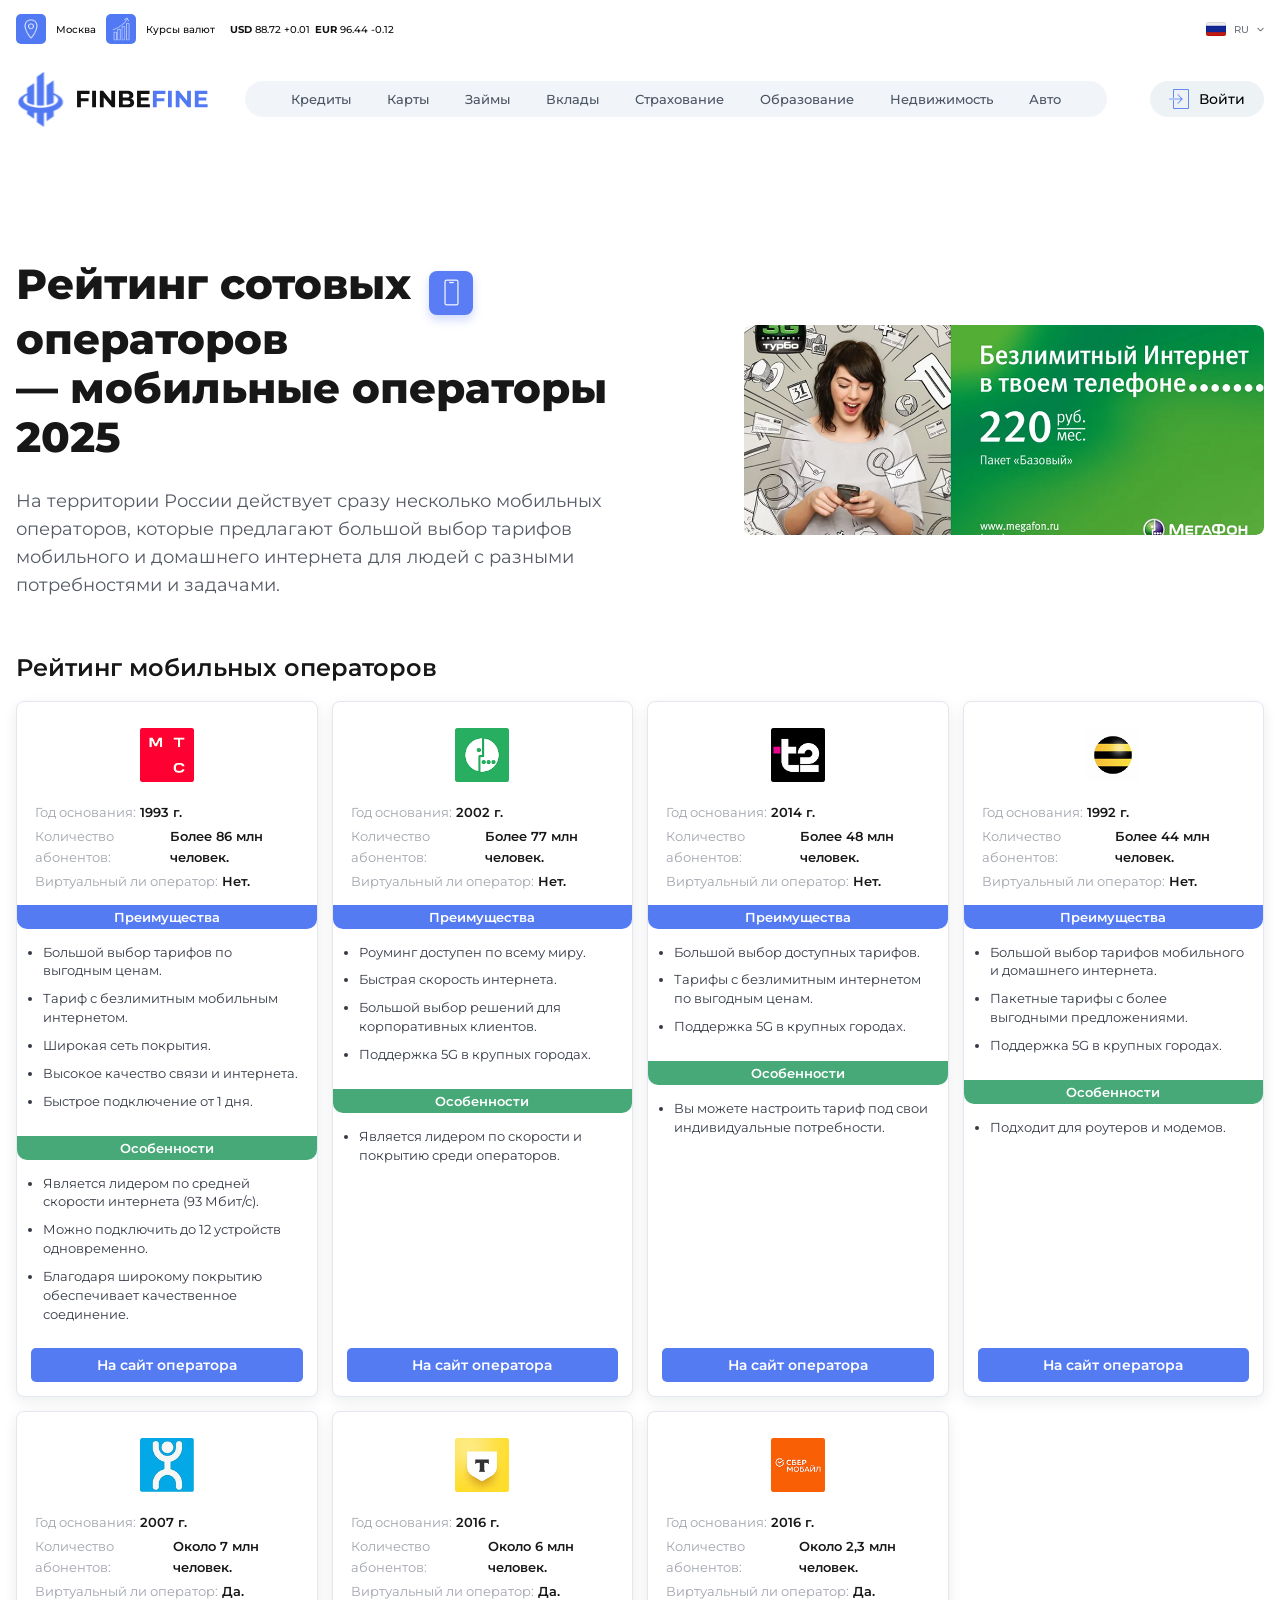
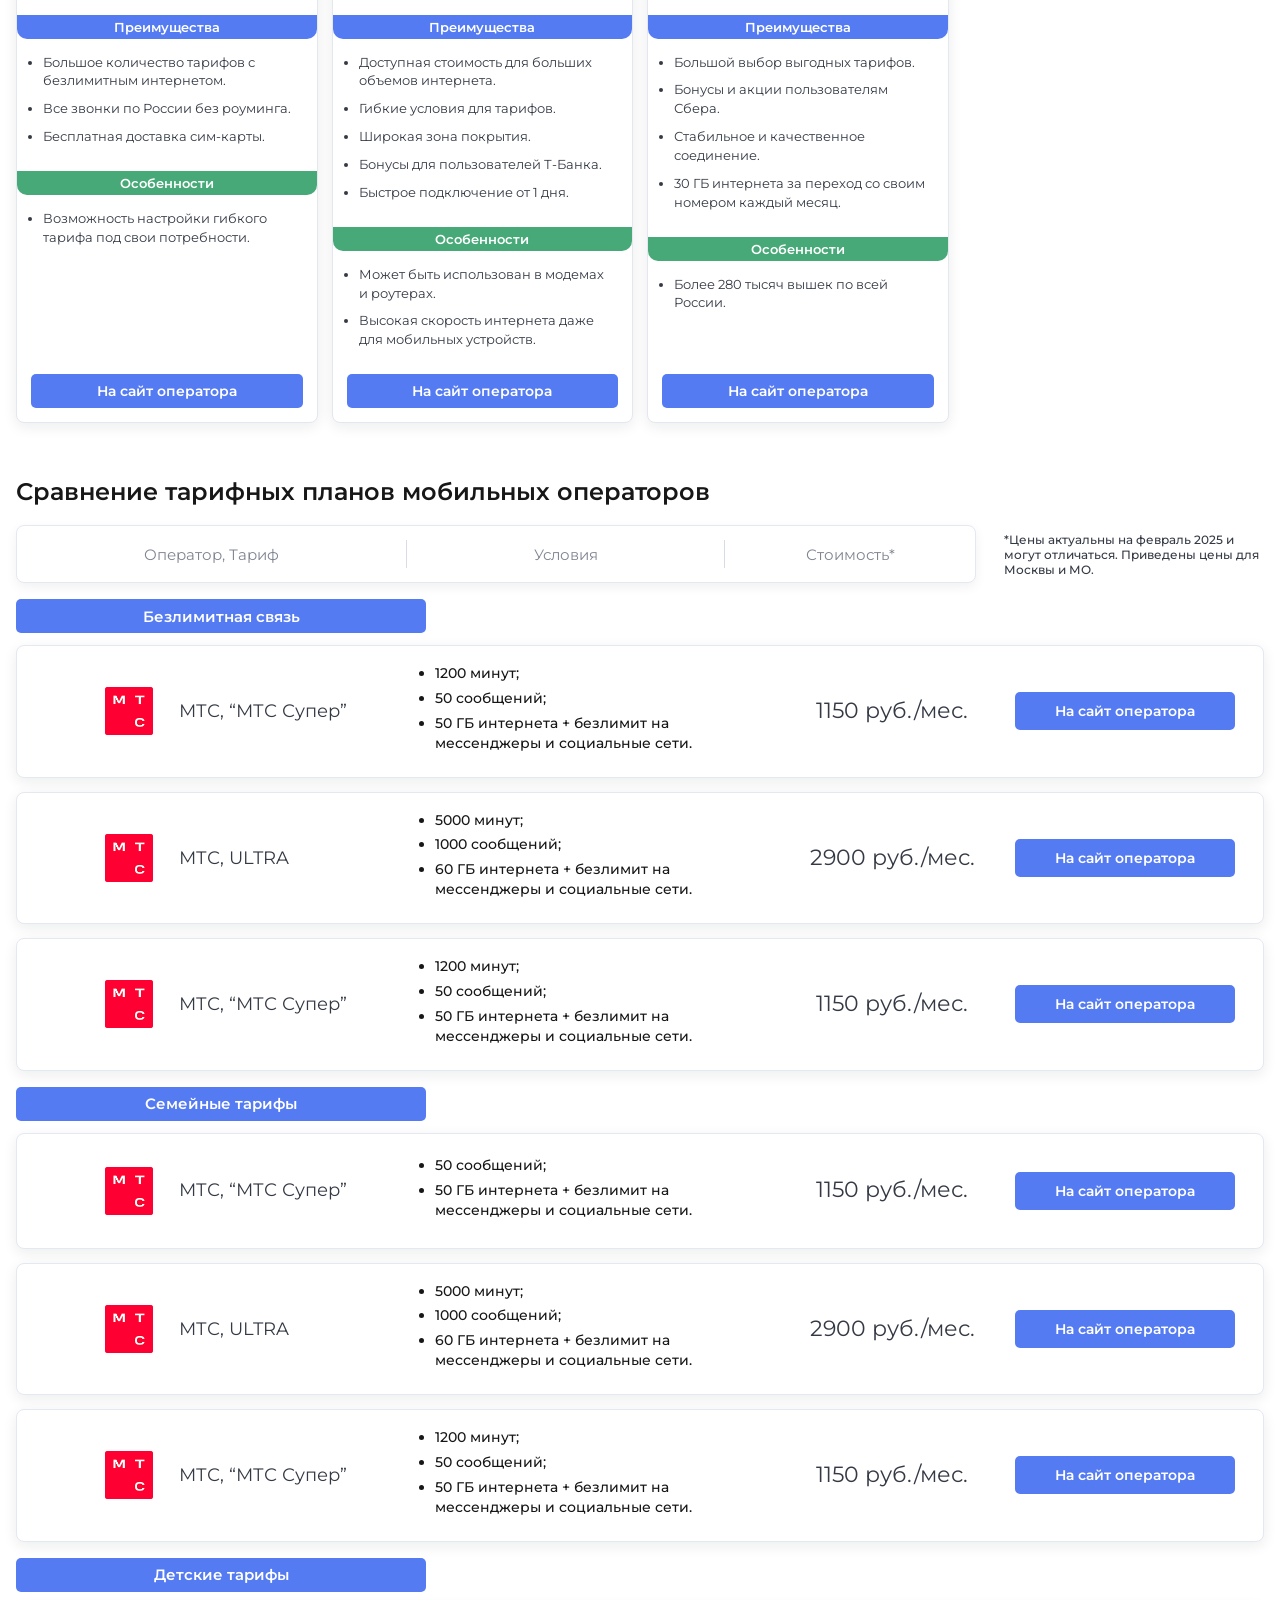
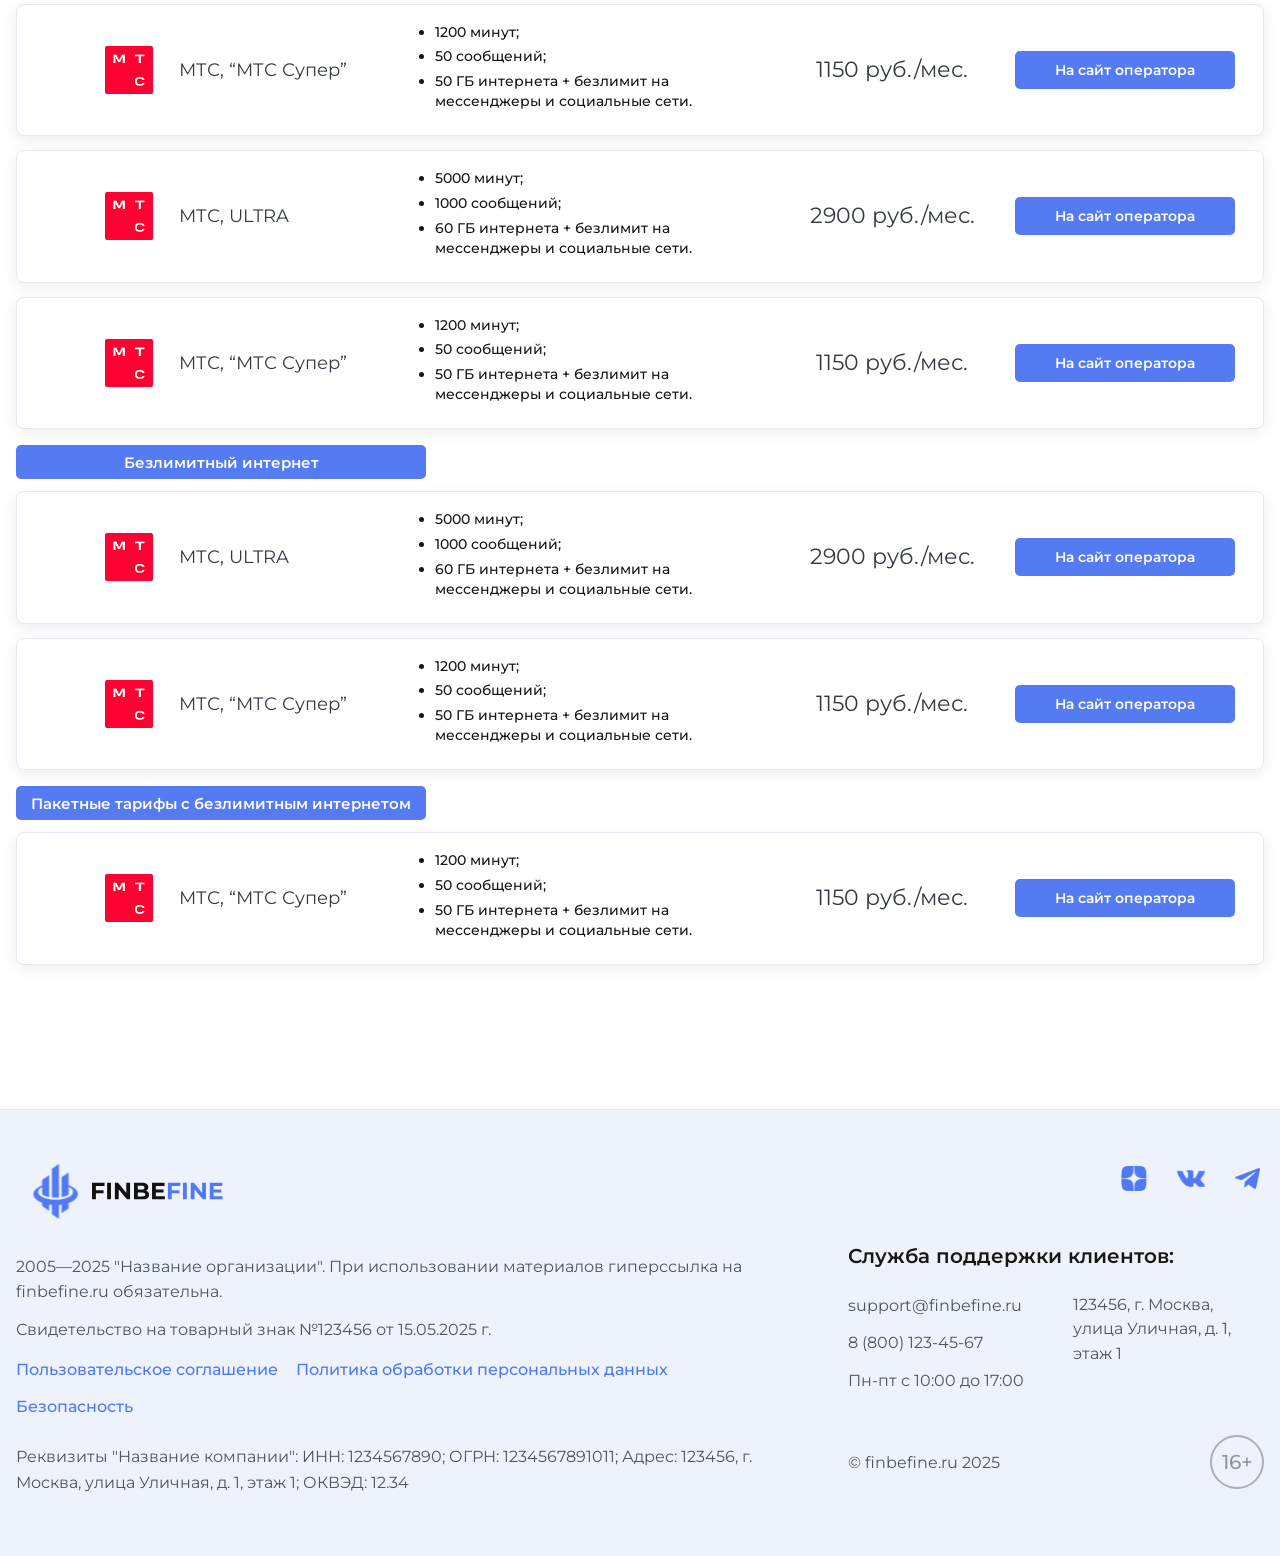
<file: operators.html>
<!doctype html>
<html lang="ru">
<head>
  <meta charset="UTF-8" />
  <meta name="viewport" content="width=device-width, initial-scale=1.0" />
  <title>FINBEFINE — Рейтинг операторов сотовой связи</title>
  <link rel="preconnect" href="https://fonts.googleapis.com">
  <link rel="preconnect" href="https://fonts.gstatic.com" crossorigin>
  <link href="https://fonts.googleapis.com/css2?family=Montserrat:ital,wght@0,100..900;1,100..900&display=swap" rel="stylesheet">
  <link rel="icon" type="image/x-icon" href="favicon.ico">
  <link rel="stylesheet" href="./style.css?v=70">
</head>
<body>
  <header class="topbar">
    <div class="top-strip">
      <div class="container top-strip-inner">
        <div class="top-strip-links">
          <a href="#">
            <div class="icon">
              <img src="assets/point.svg" alt="point">
            </div>
            Москва
          </a>
          <div class="course">
            <a href="#">
              <div class="icon">
                <img src="assets/course.svg" alt="course">
              </div>
              Курсы валют
            </a>
            <div class="course-list">
              <div class="course-item">
                <span>USD</span>
                88.72 +0.01
              </div>
              <div class="course-item">
                <span>EUR</span>
                96.44 -0.12
              </div>
            </div>
          </div>
        </div>
        <div class="top-strip-actions language-select" data-language-select>
          <button class="language-toggle" type="button" aria-haspopup="listbox" aria-expanded="false">
            <span class="language-flag language-flag-ru" data-language-flag aria-hidden="true"></span>
            <span class="lang" data-language-current>RU</span>
            <span class="dropdown-arrow" aria-hidden="true">
              <img src="assets/arrow-down.svg" alt="">
            </span>
          </button>
          <div class="language-menu" role="listbox" aria-label="Выбор языка">
            <button class="language-option active" type="button" role="option" aria-selected="true" data-lang-value="RU" data-lang-code="ru" data-flag-class="language-flag-ru">
              <span class="language-flag language-flag-ru" aria-hidden="true"></span>
              Русский
            </button>
            <button class="language-option" type="button" role="option" aria-selected="false" data-lang-value="EN" data-lang-code="en" data-flag-class="language-flag-en">
              <span class="language-flag language-flag-en" aria-hidden="true"></span>
              English
            </button>
          </div>
        </div>
      </div>
    </div>
    <div class="container topbar-inner">
      <a href="index.html" class="brand">
        <img class="brand-mark" src="assets/logo.svg" alt="logo" />
      </a>

<input class="menu-toggle" type="checkbox" id="menu-toggle" aria-label="Открыть меню">
<label class="burger" for="menu-toggle" aria-hidden="true">
  <span></span>
  <span></span>
  <span></span>
</label>

<div class="mobile-menu">
  <nav class="nav" aria-label="Основное меню">
    <a href="credits.html">Кредиты</a>
    <a href="cards.html">Карты</a>
    <a href="zaimy.html">Займы</a>
    <a href="vklady.html">Вклады</a>
    <a href="insurance.html">Страхование</a>
    <a href="education.html">Образование</a>
    <a href="realty.html">Недвижимость</a>
    <a href="auto.html">Авто</a>
  </nav>
  <button class="login-btn mobile-login-btn">
    <img src="assets/login.svg" alt="login">
    Войти
  </button>
</div>

      <div class="header-actions">
        <button class="login-btn">
          <img src="assets/login.svg" alt="login">
          Войти
        </button>
      </div>
    </div>
  </header>
<main class="operators-page">
  <div class="container">
    <section class="operators-hero">
      <div class="operators-hero-copy">
        <h1>Рейтинг сотовых <span class="operators-title-icon"><img src="assets/mobile.svg" alt=""></span> операторов<br>— мобильные операторы 2025</h1>
        <p>На территории России действует сразу несколько мобильных операторов, которые предлагают большой выбор тарифов мобильного и домашнего интернета для людей с разными потребностями и задачами.</p>
      </div>
      <a class="operators-hero-banner" href="#!" aria-label="Безлимитный интернет">
        <img src="assets/operator-banner.png" alt="Безлимитный интернет в твоем телефоне">
      </a>
    </section>

    <section class="operators-rating-section">
      <h2>Рейтинг мобильных операторов</h2>
      <div class="operators-grid">
        <article class="operator-card">
  <div class="operator-card-top">
    <div class="operator-logo-wrap"><img src="assets/mts.png" alt="МТС"></div>
    <dl class="operator-facts">
      <div><dt>Год основания:</dt><dd>1993 г.</dd></div>
      <div><dt>Количество абонентов:</dt><dd>Более 86 млн человек.</dd></div>
      <div><dt>Виртуальный ли оператор:</dt><dd>Нет.</dd></div>
    </dl>
  </div>
  <div class="operator-card-label blue">Преимущества</div>
  <ul class="operator-list"><li>Большой выбор тарифов по выгодным ценам.</li><li>Тариф с безлимитным мобильным интернетом.</li><li>Широкая сеть покрытия.</li><li>Высокое качество связи и интернета.</li><li>Быстрое подключение от 1 дня.</li></ul>
  <div class="operator-card-label green">Особенности</div>
  <ul class="operator-list operator-list-short"><li>Является лидером по средней скорости интернета (93 Мбит/с).</li><li>Можно подключить до 12 устройств одновременно.</li><li>Благодаря широкому покрытию обеспечивает качественное соединение.</li></ul>
  <a class="operator-card-button" href="#!">На сайт оператора</a>
</article>

<article class="operator-card">
  <div class="operator-card-top">
    <div class="operator-logo-wrap"><img src="assets/megafon.png" alt="Мегафон"></div>
    <dl class="operator-facts">
      <div><dt>Год основания:</dt><dd>2002 г.</dd></div>
      <div><dt>Количество абонентов:</dt><dd>Более 77 млн человек.</dd></div>
      <div><dt>Виртуальный ли оператор:</dt><dd>Нет.</dd></div>
    </dl>
  </div>
  <div class="operator-card-label blue">Преимущества</div>
  <ul class="operator-list"><li>Роуминг доступен по всему миру.</li><li>Быстрая скорость интернета.</li><li>Большой выбор решений для корпоративных клиентов.</li><li>Поддержка 5G в крупных городах.</li></ul>
  <div class="operator-card-label green">Особенности</div>
  <ul class="operator-list operator-list-short"><li>Является лидером по скорости и покрытию среди операторов.</li></ul>
  <a class="operator-card-button" href="#!">На сайт оператора</a>
</article>

<article class="operator-card">
  <div class="operator-card-top">
    <div class="operator-logo-wrap"><img src="assets/t2.png" alt="T2"></div>
    <dl class="operator-facts">
      <div><dt>Год основания:</dt><dd>2014 г.</dd></div>
      <div><dt>Количество абонентов:</dt><dd>Более 48 млн человек.</dd></div>
      <div><dt>Виртуальный ли оператор:</dt><dd>Нет.</dd></div>
    </dl>
  </div>
  <div class="operator-card-label blue">Преимущества</div>
  <ul class="operator-list"><li>Большой выбор доступных тарифов.</li><li>Тарифы с безлимитным интернетом по выгодным ценам.</li><li>Поддержка 5G в крупных городах.</li></ul>
  <div class="operator-card-label green">Особенности</div>
  <ul class="operator-list operator-list-short"><li>Вы можете настроить тариф под свои индивидуальные потребности.</li></ul>
  <a class="operator-card-button" href="#!">На сайт оператора</a>
</article>

<article class="operator-card">
  <div class="operator-card-top">
    <div class="operator-logo-wrap"><img src="assets/beeline.png" alt="Билайн"></div>
    <dl class="operator-facts">
      <div><dt>Год основания:</dt><dd>1992 г.</dd></div>
      <div><dt>Количество абонентов:</dt><dd>Более 44 млн человек.</dd></div>
      <div><dt>Виртуальный ли оператор:</dt><dd>Нет.</dd></div>
    </dl>
  </div>
  <div class="operator-card-label blue">Преимущества</div>
  <ul class="operator-list"><li>Большой выбор тарифов мобильного и домашнего интернета.</li><li>Пакетные тарифы с более выгодными предложениями.</li><li>Поддержка 5G в крупных городах.</li></ul>
  <div class="operator-card-label green">Особенности</div>
  <ul class="operator-list operator-list-short"><li>Подходит для роутеров и модемов.</li></ul>
  <a class="operator-card-button" href="#!">На сайт оператора</a>
</article>

<article class="operator-card">
  <div class="operator-card-top">
    <div class="operator-logo-wrap"><img src="assets/yota.png" alt="Yota"></div>
    <dl class="operator-facts">
      <div><dt>Год основания:</dt><dd>2007 г.</dd></div>
      <div><dt>Количество абонентов:</dt><dd>Около 7 млн человек.</dd></div>
      <div><dt>Виртуальный ли оператор:</dt><dd>Да.</dd></div>
    </dl>
  </div>
  <div class="operator-card-label blue">Преимущества</div>
  <ul class="operator-list"><li>Большое количество тарифов с безлимитным интернетом.</li><li>Все звонки по России без роуминга.</li><li>Бесплатная доставка сим-карты.</li></ul>
  <div class="operator-card-label green">Особенности</div>
  <ul class="operator-list operator-list-short"><li>Возможность настройки гибкого тарифа под свои потребности.</li></ul>
  <a class="operator-card-button" href="#!">На сайт оператора</a>
</article>

<article class="operator-card">
  <div class="operator-card-top">
    <div class="operator-logo-wrap"><img src="assets/tmobile.png" alt="T-Банк Мобайл"></div>
    <dl class="operator-facts">
      <div><dt>Год основания:</dt><dd>2016 г.</dd></div>
      <div><dt>Количество абонентов:</dt><dd>Около 6 млн человек.</dd></div>
      <div><dt>Виртуальный ли оператор:</dt><dd>Да.</dd></div>
    </dl>
  </div>
  <div class="operator-card-label blue">Преимущества</div>
  <ul class="operator-list"><li>Доступная стоимость для больших объемов интернета.</li><li>Гибкие условия для тарифов.</li><li>Широкая зона покрытия.</li><li>Бонусы для пользователей Т-Банка.</li><li>Быстрое подключение от 1 дня.</li></ul>
  <div class="operator-card-label green">Особенности</div>
  <ul class="operator-list operator-list-short"><li>Может быть использован в модемах и роутерах.</li><li>Высокая скорость интернета даже для мобильных устройств.</li></ul>
  <a class="operator-card-button" href="#!">На сайт оператора</a>
</article>

<article class="operator-card">
  <div class="operator-card-top">
    <div class="operator-logo-wrap"><img src="assets/sbermobile.png" alt="Сбер Мобайл"></div>
    <dl class="operator-facts">
      <div><dt>Год основания:</dt><dd>2016 г.</dd></div>
      <div><dt>Количество абонентов:</dt><dd>Около 2,3 млн человек.</dd></div>
      <div><dt>Виртуальный ли оператор:</dt><dd>Да.</dd></div>
    </dl>
  </div>
  <div class="operator-card-label blue">Преимущества</div>
  <ul class="operator-list"><li>Большой выбор выгодных тарифов.</li><li>Бонусы и акции пользователям Сбера.</li><li>Стабильное и качественное соединение.</li><li>30 ГБ интернета за переход со своим номером каждый месяц.</li></ul>
  <div class="operator-card-label green">Особенности</div>
  <ul class="operator-list operator-list-short"><li>Более 280 тысяч вышек по всей России.</li></ul>
  <a class="operator-card-button" href="#!">На сайт оператора</a>
</article>

      </div>
    </section>

    <section class="operators-tariffs-section">
<div class="operators-tariffs-title-row">
  <h2>Сравнение тарифных планов мобильных операторов</h2>
</div>
<div class="operator-tariff-head-row">
  <div class="operator-tariff-head" aria-hidden="true">
    <span>Оператор, Тариф</span>
    <span>Условия</span>
    <span>Стоимость*</span>
  </div>
  <p>*Цены актуальны на февраль 2025 и могут отличаться. Приведены цены для Москвы и МО.</p>
</div>
      <div class="operator-tariff-group">Безлимитная связь</div>
<article class="operator-tariff-card">
  <div class="tariff-logo"><img src="assets/mts.png" alt="МТС"></div>
  <div class="tariff-name">МТС, “МТС Супер”</div>
  <ul class="tariff-terms"><li>1200 минут;</li><li>50 сообщений;</li><li>50 ГБ интернета + безлимит на мессенджеры и социальные сети.</li></ul>
  <div class="tariff-price">1150 руб./мес.</div>
  <a class="tariff-button" href="#!">На сайт оператора</a>
</article>


<article class="operator-tariff-card">
  <div class="tariff-logo"><img src="assets/mts.png" alt="МТС"></div>
  <div class="tariff-name">МТС, ULTRA</div>
  <ul class="tariff-terms"><li>5000 минут;</li><li>1000 сообщений;</li><li>60 ГБ интернета + безлимит на мессенджеры и социальные сети.</li></ul>
  <div class="tariff-price">2900 руб./мес.</div>
  <a class="tariff-button" href="#!">На сайт оператора</a>
</article>


<article class="operator-tariff-card">
  <div class="tariff-logo"><img src="assets/mts.png" alt="МТС"></div>
  <div class="tariff-name">МТС, “МТС Супер”</div>
  <ul class="tariff-terms"><li>1200 минут;</li><li>50 сообщений;</li><li>50 ГБ интернета + безлимит на мессенджеры и социальные сети.</li></ul>
  <div class="tariff-price">1150 руб./мес.</div>
  <a class="tariff-button" href="#!">На сайт оператора</a>
</article>

<div class="operator-tariff-group">Семейные тарифы</div>
<article class="operator-tariff-card">
  <div class="tariff-logo"><img src="assets/mts.png" alt="МТС"></div>
  <div class="tariff-name">МТС, “МТС Супер”</div>
  <ul class="tariff-terms"><li>50 сообщений;</li><li>50 ГБ интернета + безлимит на мессенджеры и социальные сети.</li></ul>
  <div class="tariff-price">1150 руб./мес.</div>
  <a class="tariff-button" href="#!">На сайт оператора</a>
</article>


<article class="operator-tariff-card">
  <div class="tariff-logo"><img src="assets/mts.png" alt="МТС"></div>
  <div class="tariff-name">МТС, ULTRA</div>
  <ul class="tariff-terms"><li>5000 минут;</li><li>1000 сообщений;</li><li>60 ГБ интернета + безлимит на мессенджеры и социальные сети.</li></ul>
  <div class="tariff-price">2900 руб./мес.</div>
  <a class="tariff-button" href="#!">На сайт оператора</a>
</article>


<article class="operator-tariff-card">
  <div class="tariff-logo"><img src="assets/mts.png" alt="МТС"></div>
  <div class="tariff-name">МТС, “МТС Супер”</div>
  <ul class="tariff-terms"><li>1200 минут;</li><li>50 сообщений;</li><li>50 ГБ интернета + безлимит на мессенджеры и социальные сети.</li></ul>
  <div class="tariff-price">1150 руб./мес.</div>
  <a class="tariff-button" href="#!">На сайт оператора</a>
</article>

<div class="operator-tariff-group">Детские тарифы</div>
<article class="operator-tariff-card">
  <div class="tariff-logo"><img src="assets/mts.png" alt="МТС"></div>
  <div class="tariff-name">МТС, “МТС Супер”</div>
  <ul class="tariff-terms"><li>1200 минут;</li><li>50 сообщений;</li><li>50 ГБ интернета + безлимит на мессенджеры и социальные сети.</li></ul>
  <div class="tariff-price">1150 руб./мес.</div>
  <a class="tariff-button" href="#!">На сайт оператора</a>
</article>


<article class="operator-tariff-card">
  <div class="tariff-logo"><img src="assets/mts.png" alt="МТС"></div>
  <div class="tariff-name">МТС, ULTRA</div>
  <ul class="tariff-terms"><li>5000 минут;</li><li>1000 сообщений;</li><li>60 ГБ интернета + безлимит на мессенджеры и социальные сети.</li></ul>
  <div class="tariff-price">2900 руб./мес.</div>
  <a class="tariff-button" href="#!">На сайт оператора</a>
</article>


<article class="operator-tariff-card">
  <div class="tariff-logo"><img src="assets/mts.png" alt="МТС"></div>
  <div class="tariff-name">МТС, “МТС Супер”</div>
  <ul class="tariff-terms"><li>1200 минут;</li><li>50 сообщений;</li><li>50 ГБ интернета + безлимит на мессенджеры и социальные сети.</li></ul>
  <div class="tariff-price">1150 руб./мес.</div>
  <a class="tariff-button" href="#!">На сайт оператора</a>
</article>

<div class="operator-tariff-group">Безлимитный интернет</div>
<article class="operator-tariff-card">
  <div class="tariff-logo"><img src="assets/mts.png" alt="МТС"></div>
  <div class="tariff-name">МТС, ULTRA</div>
  <ul class="tariff-terms"><li>5000 минут;</li><li>1000 сообщений;</li><li>60 ГБ интернета + безлимит на мессенджеры и социальные сети.</li></ul>
  <div class="tariff-price">2900 руб./мес.</div>
  <a class="tariff-button" href="#!">На сайт оператора</a>
</article>


<article class="operator-tariff-card">
  <div class="tariff-logo"><img src="assets/mts.png" alt="МТС"></div>
  <div class="tariff-name">МТС, “МТС Супер”</div>
  <ul class="tariff-terms"><li>1200 минут;</li><li>50 сообщений;</li><li>50 ГБ интернета + безлимит на мессенджеры и социальные сети.</li></ul>
  <div class="tariff-price">1150 руб./мес.</div>
  <a class="tariff-button" href="#!">На сайт оператора</a>
</article>

<div class="operator-tariff-group">Пакетные тарифы с безлимитным интернетом</div>
<article class="operator-tariff-card">
  <div class="tariff-logo"><img src="assets/mts.png" alt="МТС"></div>
  <div class="tariff-name">МТС, “МТС Супер”</div>
  <ul class="tariff-terms"><li>1200 минут;</li><li>50 сообщений;</li><li>50 ГБ интернета + безлимит на мессенджеры и социальные сети.</li></ul>
  <div class="tariff-price">1150 руб./мес.</div>
  <a class="tariff-button" href="#!">На сайт оператора</a>
</article>

    </section>
  </div>
</main>
<footer class="site-footer">
    <div class="container footer-wrap">
      <div class="footer-left">
        <a href="index.html" class="brand footer-brand">
          <img class="brand-mark" src="assets/logo.svg" alt="FINBEFINE.RU" />
        </a>
        <p>2005—2025 "Название организации". При использовании материалов гиперссылка на finbefine.ru обязательна.</p>
        <p>Свидетельство на товарный знак №123456 от 15.05.2025 г.</p>
        <div class="footer-links">
          <a href="#">Пользовательское соглашение</a>
          <a href="#">Политика обработки персональных данных</a>
          <a href="#">Безопасность</a>
        </div>
        <p>Реквизиты "Название компании": ИНН: 1234567890; ОГРН: 1234567891011; Адрес: 123456, г. Москва, улица Уличная, д. 1, этаж 1; ОКВЭД: 12.34</p>
      </div>
      <div class="footer-right">
        <nav class="footer-socials" aria-label="Социальные сети">
          <a href="#!" aria-label="Дзен"><img src="assets/dzen.svg" alt=""></a>
          <a href="#!" aria-label="ВКонтакте"><img src="assets/vk.svg" alt=""></a>
          <a href="#!" aria-label="Telegram"><img src="assets/tg.svg" alt=""></a>
        </nav>
        <div class="support-title">Служба поддержки клиентов:</div>
        <div class="footer-support">
          <div class="footer-support-main">
            <a href="mailto:support@finbefine.ru">support@finbefine.ru</a>
            <a href="tel:88001234567">8 (800) 123-45-67</a>
            <span>Пн-пт с 10:00 до 17:00</span>
          </div>
          <address>123456, г. Москва, улица Уличная, д. 1, этаж 1</address>
        </div>
        <div class="footer-bottom-row">
          <div class="copy">© finbefine.ru 2025</div>
          <div class="age-badge" aria-label="Возрастное ограничение 16 плюс">16+</div>
        </div>
      </div>
    </div>
  </footer>
  <script>
    document.addEventListener('DOMContentLoaded', function () {
      function setupTabs(tabSelector, panelSelector, tabAttribute, panelAttribute) {
        var tabs = Array.prototype.slice.call(document.querySelectorAll(tabSelector));
        var panels = Array.prototype.slice.call(document.querySelectorAll(panelSelector));

        tabs.forEach(function (tab) {
          tab.addEventListener('click', function () {
            var target = tab.getAttribute(tabAttribute);

            tabs.forEach(function (item) {
              var isActive = item === tab;
              item.classList.toggle('active', isActive);
              item.setAttribute('aria-selected', isActive ? 'true' : 'false');
            });

            panels.forEach(function (panel) {
              panel.classList.toggle('active', panel.getAttribute(panelAttribute) === target);
            });
          });
        });
      }

      setupTabs('[data-offer-tab]', '[data-offer-panel]', 'data-offer-tab', 'data-offer-panel');
      setupTabs('[data-bank-tab]', '[data-bank-panel]', 'data-bank-tab', 'data-bank-panel');
      setupTabs('[data-review-tab]', '[data-review-panel]', 'data-review-tab', 'data-review-panel');
      setupTabs('[data-news-tab]', '[data-news-panel]', 'data-news-tab', 'data-news-panel');

      var languageSelect = document.querySelector('[data-language-select]');
      if (languageSelect) {
        var languageToggle = languageSelect.querySelector('.language-toggle');
        var languageCurrent = languageSelect.querySelector('[data-language-current]');
        var languageFlag = languageSelect.querySelector('[data-language-flag]');
        var languageOptions = Array.prototype.slice.call(languageSelect.querySelectorAll('.language-option'));

        function closeLanguageMenu() {
          languageSelect.classList.remove('open');
          languageToggle.setAttribute('aria-expanded', 'false');
        }

        languageToggle.addEventListener('click', function () {
          var isOpen = languageSelect.classList.toggle('open');
          languageToggle.setAttribute('aria-expanded', isOpen ? 'true' : 'false');
        });

        languageOptions.forEach(function (option) {
          option.addEventListener('click', function () {
            languageCurrent.textContent = option.getAttribute('data-lang-value');
            document.documentElement.setAttribute('lang', option.getAttribute('data-lang-code'));
            languageFlag.className = 'language-flag ' + option.getAttribute('data-flag-class');

            languageOptions.forEach(function (item) {
              var isActive = item === option;
              item.classList.toggle('active', isActive);
              item.setAttribute('aria-selected', isActive ? 'true' : 'false');
            });

            closeLanguageMenu();
          });
        });

        document.addEventListener('click', function (event) {
          if (!languageSelect.contains(event.target)) {
            closeLanguageMenu();
          }
        });

        document.addEventListener('keydown', function (event) {
          if (event.key === 'Escape') {
            closeLanguageMenu();
          }
        });
      }

      var newsSlider = document.querySelector('[data-news-slider]');
      if (newsSlider) {
        var slides = [
          { src: './assets/figma/news-old-woman.png', alt: 'Новость о пенсиях' },
          { src: './assets/figma/news-old-man.png', alt: 'Новость о пенсионных условиях' },
          { src: './assets/hero-man.png', alt: 'Финансовые продукты' },
          { src: './assets/hero-travel.png', alt: 'Туристическое страхование' },
          { src: './assets/promo-credit.png', alt: 'Помощь с кредитом' }
        ];
        var currentSlide = 0;
        var isSliderAnimating = false;
        var sliderStack = newsSlider.querySelector('.news-slider-stack');
        var frontImage = newsSlider.querySelector('[data-slider-image]');
        var backOneImage = newsSlider.querySelector('[data-slider-back-one]');
        var backTwoImage = newsSlider.querySelector('[data-slider-back-two]');
        var currentLabel = newsSlider.querySelector('[data-slider-current]');
        var totalLabel = newsSlider.querySelector('[data-slider-total]');
        var progress = newsSlider.querySelector('[data-slider-progress]');
        var prevButton = newsSlider.querySelector('[data-slider-prev]');
        var nextButton = newsSlider.querySelector('[data-slider-next]');

        function getSlide(index) {
          return slides[(index + slides.length) % slides.length];
        }

        function setImage(image, slide) {
          image.src = slide.src;
          image.alt = slide.alt;
        }

        function updateNewsSlider(direction) {
          setImage(frontImage, getSlide(currentSlide));
          setImage(backOneImage, getSlide(currentSlide + 1));
          setImage(backTwoImage, getSlide(currentSlide + 2));
          currentLabel.textContent = String(currentSlide + 1);
          totalLabel.textContent = String(slides.length);
          progress.style.width = ((currentSlide + 1) / slides.length * 100) + '%';

          if (direction) {
            sliderStack.classList.remove('is-next', 'is-prev');
            void sliderStack.offsetWidth;
            sliderStack.classList.add(direction === 'prev' ? 'is-prev' : 'is-next');
          }
        }

        function moveNewsSlider(step, direction) {
          if (isSliderAnimating) {
            return;
          }
          isSliderAnimating = true;
          currentSlide = (currentSlide + step + slides.length) % slides.length;
          updateNewsSlider(direction);
          window.setTimeout(function () {
            sliderStack.classList.remove('is-next', 'is-prev');
            isSliderAnimating = false;
          }, 480);
        }

        prevButton.addEventListener('click', function () {
          moveNewsSlider(-1, 'prev');
        });

        nextButton.addEventListener('click', function () {
          moveNewsSlider(1, 'next');
        });

        updateNewsSlider();
      }

      var educationCoursesSlider = document.querySelector('.education-courses-slider');
      if (educationCoursesSlider) {
        var educationCoursesTrack = educationCoursesSlider.querySelector('.education-course-grid');
        var educationCoursesPrev = educationCoursesSlider.querySelector('.education-arrow--prev');
        var educationCoursesNext = educationCoursesSlider.querySelector('.education-arrow--next');
        var educationCourseCards = Array.prototype.slice.call(educationCoursesTrack.querySelectorAll('.education-course-card'));
        educationCourseCards.forEach(function (card) {
          var clone = card.cloneNode(true);
          clone.setAttribute('aria-hidden', 'true');
          educationCoursesTrack.appendChild(clone);
        });
        educationCourseCards = Array.prototype.slice.call(educationCoursesTrack.querySelectorAll('.education-course-card'));
        var educationCourseIndex = 0;

        function getVisibleEducationCourses() {
          if (window.matchMedia('(max-width: 760px)').matches) {
            return 1;
          }
          if (window.matchMedia('(max-width: 1180px)').matches) {
            return 3;
          }
          return 5;
        }

        function updateEducationCoursesSlider() {
          var visible = getVisibleEducationCourses();
          var maxIndex = Math.max(0, educationCourseCards.length - visible);
          educationCourseIndex = Math.max(0, Math.min(educationCourseIndex, maxIndex));
          var cardWidth = educationCourseCards[0] ? educationCourseCards[0].getBoundingClientRect().width : 0;
          var gap = parseFloat(getComputedStyle(educationCoursesTrack).gap) || 0;
          educationCoursesTrack.style.transform = 'translateX(' + (educationCourseIndex * -(cardWidth + gap)) + 'px)';
          educationCoursesPrev.disabled = educationCourseIndex === 0;
          educationCoursesNext.disabled = educationCourseIndex === maxIndex;
        }

        educationCoursesPrev.addEventListener('click', function () {
          educationCourseIndex -= 1;
          updateEducationCoursesSlider();
        });

        educationCoursesNext.addEventListener('click', function () {
          educationCourseIndex += 1;
          updateEducationCoursesSlider();
        });

        window.addEventListener('resize', updateEducationCoursesSlider);
        updateEducationCoursesSlider();
      }


      var educationCategories = document.querySelector('[data-education-categories]');
      if (educationCategories) {
        var categoryButtons = Array.prototype.slice.call(educationCategories.querySelectorAll('button'));
        var categoryTitle = document.querySelector('[data-education-program-title]');
        var categoryLink = document.querySelector('[data-education-program-link]');
        var categoryCounts = {
          'Информационные технологии': 56,
          'Иностранные языки': 42,
          'Бизнес и менеджмент': 38,
          'Творчество и дизайн': 31,
          'Личностный рост': 25,
          'Школьникам': 34,
          'Педагогика': 19,
          'Учебные и академические дисциплины': 28,
          'Архитектура и инженерное дело': 14,
          'Технологии и инновации': 22,
          'Досуг': 16,
          'Здоровье и безопасность': 18
        };

        categoryButtons.forEach(function (button) {
          button.addEventListener('click', function () {
            var title = button.getAttribute('data-category-title') || button.textContent.trim();

            categoryButtons.forEach(function (item) {
              item.classList.toggle('active', item === button);
            });

            if (categoryTitle) {
              categoryTitle.textContent = title;
            }

            if (categoryLink) {
              categoryLink.textContent = 'Показать все ' + (categoryCounts[title] || 25) + ' курсов';
            }
          });
        });
      }


var realtyModes = document.querySelector('[data-realty-modes]');
var realtyTypeSelect = document.querySelector('[data-realty-type-select]');
var realtySearchInput = document.querySelector('[data-realty-search-input]');

if (realtyModes && realtyTypeSelect) {
  var realtyTypeOptions = {
    buy: ['Квартира в новостройке', 'Квартира во вторичке', 'Дом', 'Земельный участок'],
    rent: ['Квартира на длительный срок', 'Комната', 'Дом', 'Апартаменты']
  };
  var realtyPlaceholders = {
    buy: 'ЖК, адрес, метро, район',
    rent: 'Адрес, метро, район'
  };

  function updateRealtySearchMode(mode) {
    var options = realtyTypeOptions[mode] || realtyTypeOptions.buy;
    realtyTypeSelect.innerHTML = options.map(function (item) {
      return '<option>' + item + '</option>';
    }).join('');

    if (realtySearchInput) {
      realtySearchInput.placeholder = realtyPlaceholders[mode] || realtyPlaceholders.buy;
    }
  }

  Array.prototype.slice.call(realtyModes.querySelectorAll('[data-realty-mode]')).forEach(function (button) {
    button.addEventListener('click', function () {
      var mode = button.getAttribute('data-realty-mode');

      Array.prototype.slice.call(realtyModes.querySelectorAll('[data-realty-mode]')).forEach(function (item) {
        var isActive = item === button;
        item.classList.toggle('active', isActive);
        item.setAttribute('aria-selected', isActive ? 'true' : 'false');
      });

      updateRealtySearchMode(mode);
    });
  });
}

var realtyPickedSlider = document.querySelector('[data-realty-picked-slider]');
if (realtyPickedSlider) {
  var realtyPickedTrack = realtyPickedSlider.querySelector('[data-realty-picked-track]');
  var realtyPickedPrev = realtyPickedSlider.querySelector('[data-realty-picked-prev]');
  var realtyPickedNext = realtyPickedSlider.querySelector('[data-realty-picked-next]');
  var realtyPickedCards = Array.prototype.slice.call(realtyPickedTrack.children);
  var realtyPickedIndex = 0;

  function getVisibleRealtyPicked() {
    if (window.matchMedia('(max-width: 860px)').matches) {
      return 1;
    }
    if (window.matchMedia('(max-width: 1180px)').matches) {
      return 2;
    }
    return 4;
  }

  function updateRealtyPickedSlider() {
    var visible = getVisibleRealtyPicked();
    var maxIndex = Math.max(0, realtyPickedCards.length - visible);
    realtyPickedIndex = Math.max(0, Math.min(realtyPickedIndex, maxIndex));
    var cardWidth = realtyPickedCards[0] ? realtyPickedCards[0].getBoundingClientRect().width : 0;
    var gap = parseFloat(getComputedStyle(realtyPickedTrack).gap) || 0;
    realtyPickedTrack.style.transform = 'translateX(' + (realtyPickedIndex * -(cardWidth + gap)) + 'px)';
    realtyPickedPrev.disabled = realtyPickedIndex === 0;
    realtyPickedNext.disabled = realtyPickedIndex === maxIndex;
  }

  realtyPickedPrev.addEventListener('click', function () {
    realtyPickedIndex -= 1;
    updateRealtyPickedSlider();
  });

  realtyPickedNext.addEventListener('click', function () {
    realtyPickedIndex += 1;
    updateRealtyPickedSlider();
  });

  window.addEventListener('resize', updateRealtyPickedSlider);
  updateRealtyPickedSlider();
}

      var creditReviewsSlider = document.querySelector("[data-credit-reviews-slider]");

      if (creditReviewsSlider) {
        var reviewsTrack = creditReviewsSlider.querySelector("[data-credit-reviews-track]");
        var reviewsPrev = creditReviewsSlider.querySelector("[data-credit-reviews-prev]");
        var reviewsNext = creditReviewsSlider.querySelector("[data-credit-reviews-next]");
        var reviewCards = Array.prototype.slice.call(reviewsTrack.querySelectorAll(".review-card"));
        var reviewIndex = 0;

        function getVisibleReviews() {
          return window.matchMedia("(max-width: 980px)").matches ? 1 : 3;
        }

        function updateCreditReviewsSlider() {
          var visible = getVisibleReviews();
          var maxIndex = Math.max(0, reviewCards.length - visible);
          reviewIndex = Math.min(reviewIndex, maxIndex);
          var cardWidth = reviewCards[0] ? reviewCards[0].getBoundingClientRect().width : 0;
          var gap = parseFloat(getComputedStyle(reviewsTrack).gap) || 0;
          reviewsTrack.style.transform = "translateX(" + (reviewIndex * -(cardWidth + gap)) + "px)";
          reviewsPrev.disabled = reviewIndex === 0;
          reviewsNext.disabled = reviewIndex === maxIndex;
        }

        reviewsPrev.addEventListener("click", function () {
          reviewIndex -= 1;
          updateCreditReviewsSlider();
        });

        reviewsNext.addEventListener("click", function () {
          reviewIndex += 1;
          updateCreditReviewsSlider();
        });

        window.addEventListener("resize", updateCreditReviewsSlider);
        updateCreditReviewsSlider();
      }

      var creditAmountRange = document.querySelector("[data-credit-amount-range]");
      var creditAmountValue = document.querySelector("[data-credit-amount-value]");

      if (creditAmountRange && creditAmountValue) {
        function formatCreditAmount(value) {
          return Number(value).toLocaleString("ru-RU") + " ₽";
        }

        function updateCreditAmount() {
          var min = Number(creditAmountRange.min);
          var max = Number(creditAmountRange.max);
          var value = Number(creditAmountRange.value);
          var progress = ((value - min) / (max - min)) * 100;
          creditAmountValue.value = formatCreditAmount(value);
          creditAmountRange.style.setProperty("--credit-progress", progress + "%");
        }

        creditAmountRange.addEventListener("input", updateCreditAmount);
        updateCreditAmount();
      }

      var bankSearch = document.querySelector('.bank-search');
      var bankTiles = Array.prototype.slice.call(document.querySelectorAll('[data-bank-name]'));
      var bankEmpty = document.querySelector('.bank-empty');

      if (bankSearch && bankTiles.length && bankEmpty) {
        function normalizeBankText(value) {
          return value.toLowerCase().replace(/[\s\-]+/g, '');
        }

        bankSearch.addEventListener('input', function () {
          var query = normalizeBankText(bankSearch.value.trim());
          var visibleCount = 0;

          bankTiles.forEach(function (tile) {
            var name = normalizeBankText(tile.getAttribute('data-bank-name'));
            var isVisible = !query || name.indexOf(query) !== -1;
            tile.hidden = !isVisible;
            if (isVisible) {
              visibleCount += 1;
            }
          });

          bankEmpty.hidden = visibleCount > 0;
        });
      }
    });
  </script>
</body>

</html>
</file>
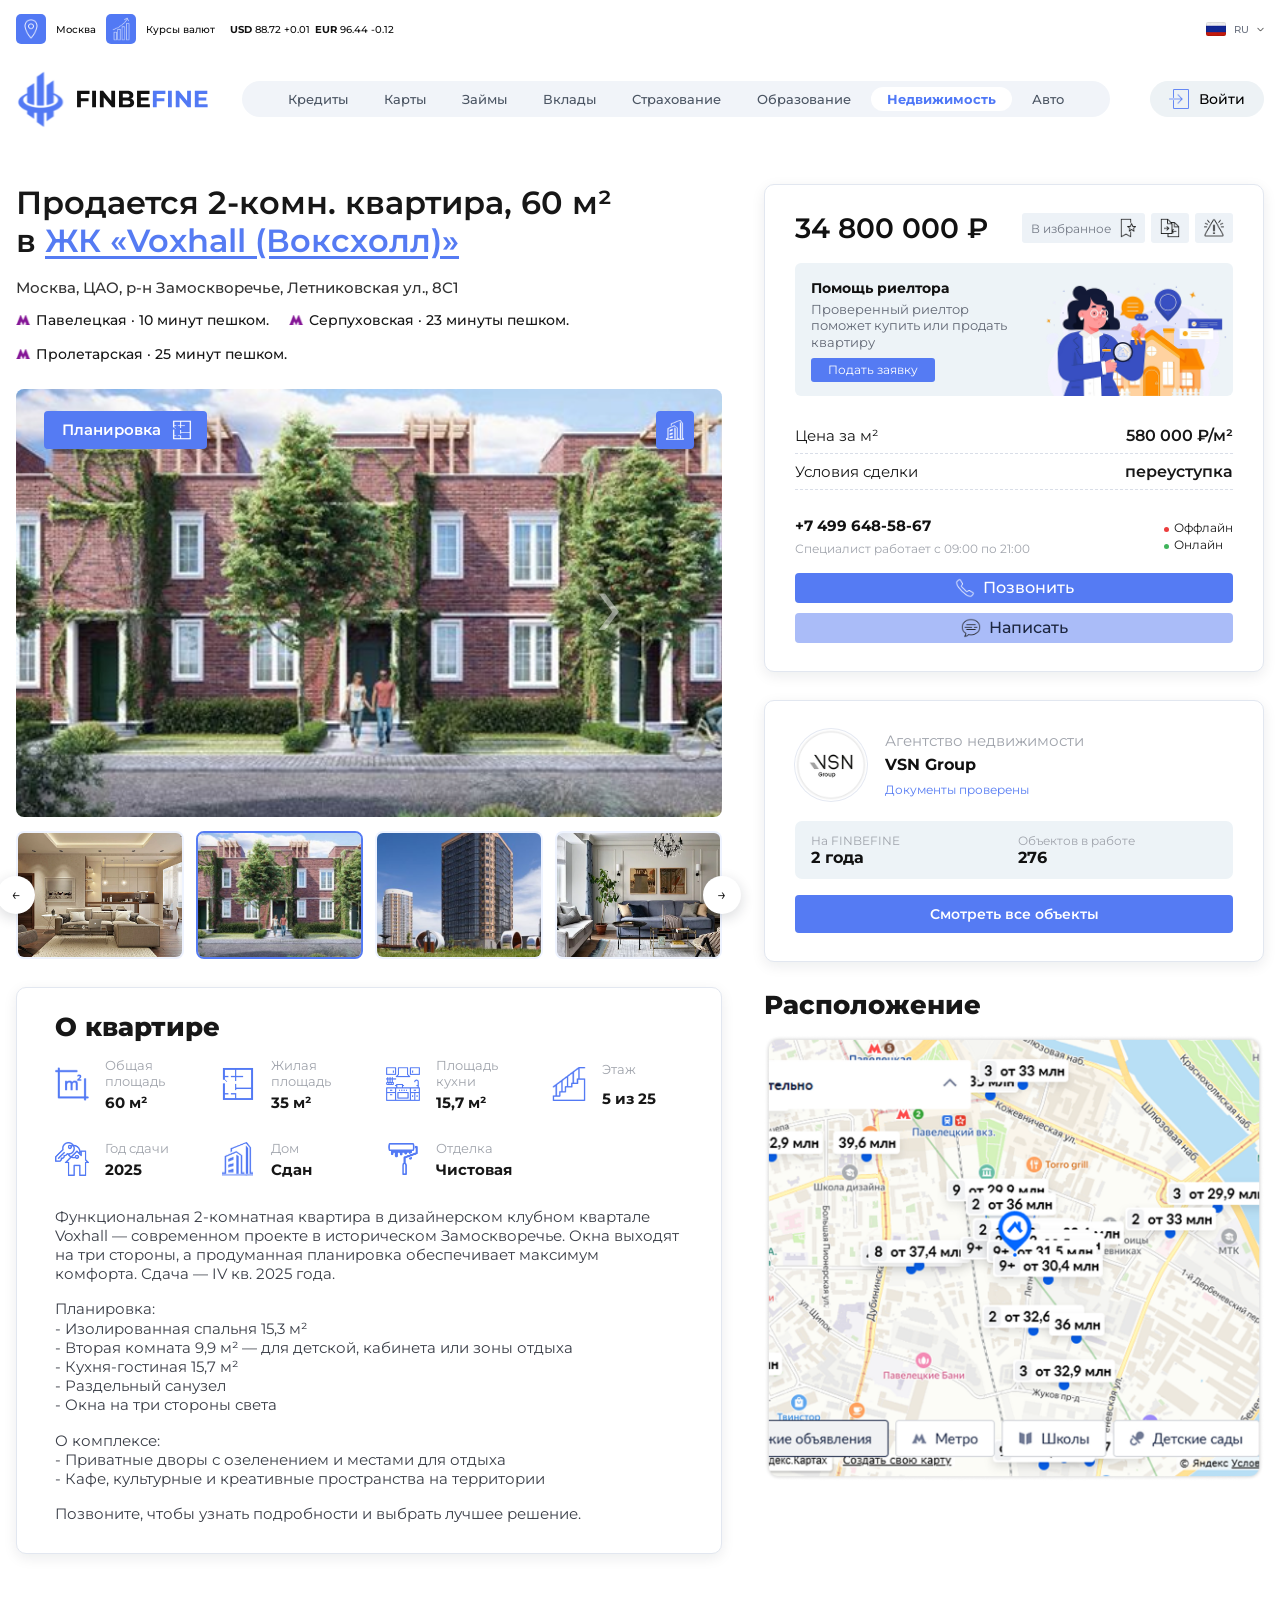
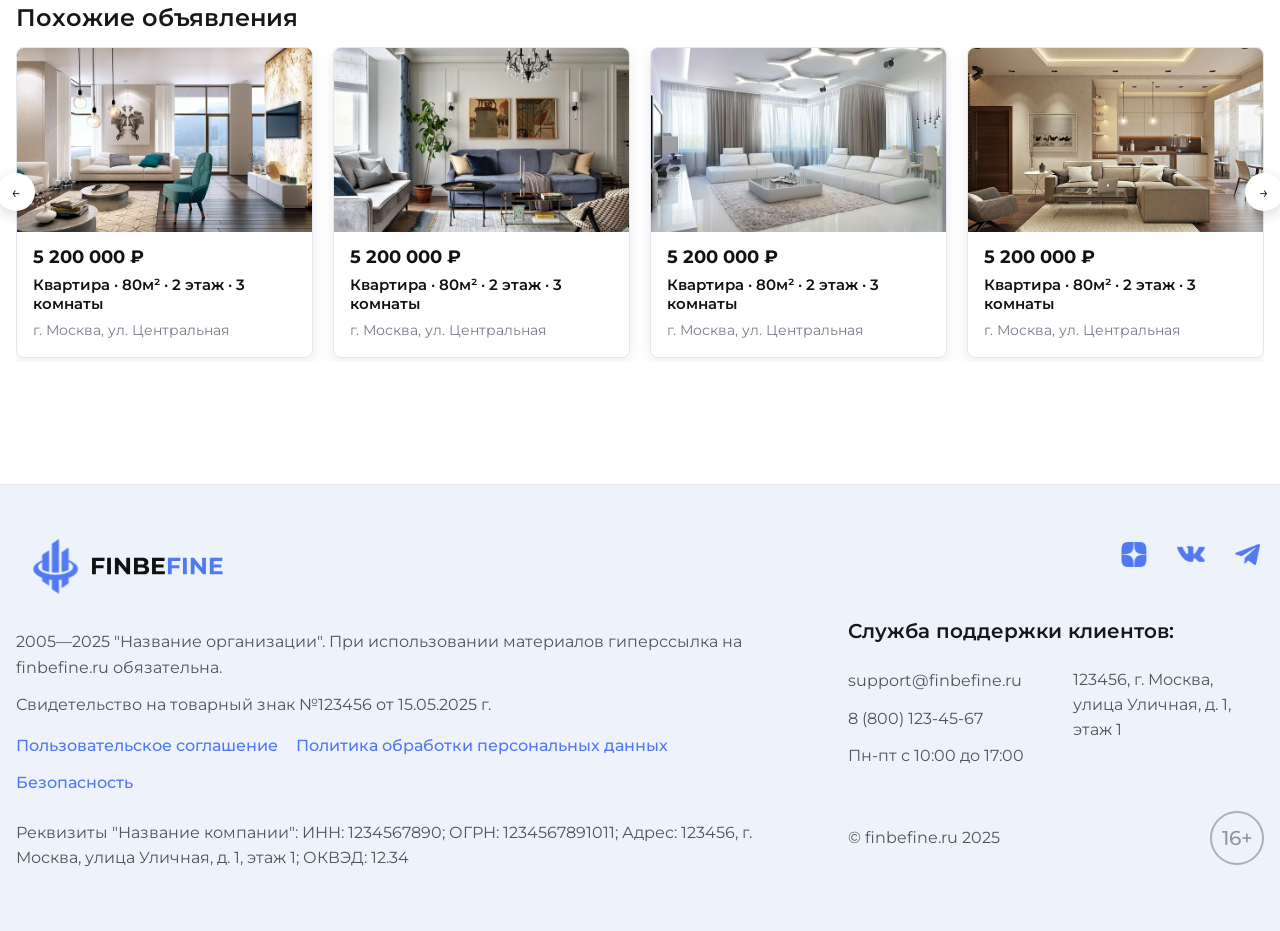
<file: realty-object.html>
<!doctype html>
<html lang="ru">
<head>
  <meta charset="UTF-8" />
  <meta name="viewport" content="width=device-width, initial-scale=1.0" />
  <title>FINBEFINE — Объект недвижимости</title>
  <link rel="preconnect" href="https://fonts.googleapis.com">
  <link rel="preconnect" href="https://fonts.gstatic.com" crossorigin>
  <link href="https://fonts.googleapis.com/css2?family=Montserrat:ital,wght@0,100..900;1,100..900&display=swap" rel="stylesheet">
  <link rel="icon" type="image/x-icon" href="favicon.ico">
  <link rel="stylesheet" href="./style.css?v=69">
</head>
<body>
  <header class="topbar">
    <div class="top-strip">
      <div class="container top-strip-inner">
        <div class="top-strip-links">
          <a href="#">
            <div class="icon">
              <img src="assets/point.svg" alt="point">
            </div>
            Москва
          </a>
          <div class="course">
            <a href="#">
              <div class="icon">
                <img src="assets/course.svg" alt="course">
              </div>
              Курсы валют
            </a>
            <div class="course-list">
              <div class="course-item">
                <span>USD</span>
                88.72 +0.01
              </div>
              <div class="course-item">
                <span>EUR</span>
                96.44 -0.12
              </div>
            </div>
          </div>
        </div>
        <div class="top-strip-actions language-select" data-language-select>
          <button class="language-toggle" type="button" aria-haspopup="listbox" aria-expanded="false">
            <span class="language-flag language-flag-ru" data-language-flag aria-hidden="true"></span>
            <span class="lang" data-language-current>RU</span>
            <span class="dropdown-arrow" aria-hidden="true">
              <img src="assets/arrow-down.svg" alt="">
            </span>
          </button>
          <div class="language-menu" role="listbox" aria-label="Выбор языка">
            <button class="language-option active" type="button" role="option" aria-selected="true" data-lang-value="RU" data-lang-code="ru" data-flag-class="language-flag-ru">
              <span class="language-flag language-flag-ru" aria-hidden="true"></span>
              Русский
            </button>
            <button class="language-option" type="button" role="option" aria-selected="false" data-lang-value="EN" data-lang-code="en" data-flag-class="language-flag-en">
              <span class="language-flag language-flag-en" aria-hidden="true"></span>
              English
            </button>
          </div>
        </div>
      </div>
    </div>
    <div class="container topbar-inner">
      <a href="index.html" class="brand">
        <img class="brand-mark" src="assets/logo.svg" alt="logo" />
      </a>

<input class="menu-toggle" type="checkbox" id="menu-toggle" aria-label="Открыть меню">
<label class="burger" for="menu-toggle" aria-hidden="true">
  <span></span>
  <span></span>
  <span></span>
</label>

<div class="mobile-menu">
  <nav class="nav" aria-label="Основное меню">
    <a href="credits.html">Кредиты</a>
    <a href="cards.html">Карты</a>
    <a href="zaimy.html">Займы</a>
    <a href="vklady.html">Вклады</a>
    <a href="insurance.html">Страхование</a>
    <a href="education.html">Образование</a>
    <a class="active" href="realty.html">Недвижимость</a>
    <a href="auto.html">Авто</a>
  </nav>
  <button class="login-btn mobile-login-btn">
    <img src="assets/login.svg" alt="login">
    Войти
  </button>
</div>

      <div class="header-actions">
        <button class="login-btn">
          <img src="assets/login.svg" alt="login">
          Войти
        </button>
      </div>
    </div>
  </header>

<main class="realty-page realty-object-page">
  <div class="container">
    <section class="realty-object-layout">
      <div class="realty-object-main">
        <section class="realty-object-hero">
          <h1>Продается 2-комн. квартира, 60 м²<br>в <a href="#">ЖК «Voxhall (Воксхолл)»</a></h1>
          <p class="realty-object-address">Москва, ЦАО, р-н Замоскворечье, Летниковская ул., 8C1</p>
          <div class="realty-object-metro" aria-label="Ближайшие станции метро"><span class="metro-green">Павелецкая · 10 минут пешком.</span><span class="metro-gray">Серпуховская · 23 минуты пешком.</span><span class="metro-purple">Пролетарская · 25 минут пешком.</span></div>
          <div class="object-gallery" data-object-gallery>
            <div class="object-gallery-main">
              <button class="object-plan-button" type="button" data-object-plan><span>Планировка</span><img src="assets/plan.svg" alt=""></button>
              <button class="object-full-button" type="button" aria-label="Открыть фото полностью"><img src="assets/realty-icon-blue.svg" alt=""></button>
              <button class="object-gallery-main-arrow" type="button" data-object-gallery-next aria-label="Следующее фото">›</button>
              <img class="object-gallery-main-img" src="assets/zhk-image-1.png" alt="ЖК Voxhall" data-object-gallery-main>
            </div>
            <div class="object-gallery-thumbs-wrap">
              <button class="object-gallery-edge object-gallery-edge-left" type="button" data-object-gallery-prev aria-label="Предыдущее фото">←</button>
              <div class="object-gallery-thumbs"><button class="object-gallery-thumb" type="button" data-object-thumb="0" aria-label="Показать планировку"><img src="assets/kvartira-image-4.png" alt="Планировка квартиры"></button>
<button class="object-gallery-thumb is-active" type="button" data-object-thumb="1" aria-label="Показать фото 1"><img src="assets/zhk-image-1.png" alt="ЖК Voxhall"></button>
<button class="object-gallery-thumb" type="button" data-object-thumb="2" aria-label="Показать фото 2"><img src="assets/zhk-image-2.png" alt="Корпус жилого комплекса"></button>
<button class="object-gallery-thumb" type="button" data-object-thumb="3" aria-label="Показать фото 3"><img src="assets/kvartira-image-2.png" alt="Гостиная"></button>
<button class="object-gallery-thumb" type="button" data-object-thumb="4" aria-label="Показать фото 4"><img src="assets/kvartira-image-3.png" alt="Кухня"></button></div>
              <button class="object-gallery-edge object-gallery-edge-right" type="button" data-object-gallery-next aria-label="Следующее фото">→</button>
            </div>
          </div>
        </section>
        <section class="realty-object-section realty-flat-info">
          <h2>О квартире</h2>
          <div class="flat-features-grid">
            <div class="flat-feature"><img src="assets/skills-1.svg" alt=""><span>Общая площадь</span><strong>60 м²</strong></div><div class="flat-feature"><img src="assets/skills-2.svg" alt=""><span>Жилая площадь</span><strong>35 м²</strong></div><div class="flat-feature"><img src="assets/skills-3.svg" alt=""><span>Площадь кухни</span><strong>15,7 м²</strong></div><div class="flat-feature"><img src="assets/skills-4.svg" alt=""><span>Этаж</span><strong>5 из 25</strong></div><div class="flat-feature"><img src="assets/skills-5.svg" alt=""><span>Год сдачи</span><strong>2025</strong></div><div class="flat-feature"><img src="assets/skills-6.svg" alt=""><span>Дом</span><strong>Сдан</strong></div><div class="flat-feature"><img src="assets/skills-7.svg" alt=""><span>Отделка</span><strong>Чистовая</strong></div>
          </div>
          <div class="flat-description"><p>Функциональная 2-комнатная квартира в дизайнерском клубном квартале Voxhall — современном проекте в историческом Замоскворечье. Окна выходят на три стороны, а продуманная планировка обеспечивает максимум комфорта. Сдача — IV кв. 2025 года.</p><p>Планировка:<br>- Изолированная спальня 15,3 м²<br>- Вторая комната 9,9 м² — для детской, кабинета или зоны отдыха<br>- Кухня-гостиная 15,7 м²<br>- Раздельный санузел<br>- Окна на три стороны света</p><p>О комплексе:<br>- Приватные дворы с озеленением и местами для отдыха<br>- Кафе, культурные и креативные пространства на территории</p><p>Позвоните, чтобы узнать подробности и выбрать лучшее решение.</p></div>
        </section>
      </div>
      <aside class="realty-object-sidebar">
        <article class="object-price-card"><div class="object-price-head"><strong>34 800 000 ₽</strong><div class="object-actions"><button type="button">В избранное <img src="assets/favourite.svg" alt=""></button><button type="button"><img src="assets/copy.svg" alt=""></button><button type="button"><img src="assets/warning.svg" alt=""></button></div></div><div class="realtor-help-box"><div><strong>Помощь риелтора</strong><p>Проверенный риелтор поможет купить или продать квартиру</p><button type="button">Подать заявку</button></div><img src="assets/realtor-assistance-illustration.png" alt="Помощь риелтора"></div><dl class="object-price-params"><div><dt>Цена за м²</dt><dd>580 000 ₽/м²</dd></div><div><dt>Условия сделки</dt><dd>переуступка</dd></div></dl><div class="object-contact-row"><div><strong>+7 499 648-58-67</strong><span>Специалист работает с 09:00 по 21:00</span></div><div class="object-status"><span class="is-offline">Оффлайн</span><span class="is-online">Онлайн</span></div></div><button class="object-call-button" type="button"><img src="assets/phone.svg" alt="">Позвонить</button><button class="object-message-button" type="button"><img src="assets/message.svg" alt="">Написать</button></article>
        <article class="object-agency-card"><div class="agency-card-head"><img src="assets/logo-vsn.png" alt="VSN Group"><div><span>Агентство недвижимости</span><strong>VSN Group</strong><small>Документы проверены</small></div></div><div class="agency-card-stats"><div><span>На FINBEFINE</span><strong>2 года</strong></div><div><span>Объектов в работе</span><strong>276</strong></div></div><button type="button">Смотреть все объекты</button></article>
        <section class="object-location-card"><h2>Расположение</h2><img src="assets/map2.png" alt="Карта расположения объекта"></section>
      </aside>
    </section>
    <section class="realty-similar-section" data-similar-slider><h2>Похожие объявления</h2><div class="realty-similar-wrap"><button class="realty-similar-arrow realty-similar-prev" type="button" data-similar-prev aria-label="Предыдущие объявления">←</button><div class="realty-similar-track" data-similar-track><article class="realty-object-similar-card"><img src="assets/kvartira-image-1.png" alt="Похожая квартира"><div><strong>5 200 000 ₽</strong><p>Квартира · 80м² · 2 этаж · 3 комнаты</p><span>г. Москва, ул. Центральная</span></div></article>
<article class="realty-object-similar-card"><img src="assets/kvartira-image-2.png" alt="Похожая квартира"><div><strong>5 200 000 ₽</strong><p>Квартира · 80м² · 2 этаж · 3 комнаты</p><span>г. Москва, ул. Центральная</span></div></article>
<article class="realty-object-similar-card"><img src="assets/kvartira-image-3.png" alt="Похожая квартира"><div><strong>5 200 000 ₽</strong><p>Квартира · 80м² · 2 этаж · 3 комнаты</p><span>г. Москва, ул. Центральная</span></div></article>
<article class="realty-object-similar-card"><img src="assets/kvartira-image-4.png" alt="Похожая квартира"><div><strong>5 200 000 ₽</strong><p>Квартира · 80м² · 2 этаж · 3 комнаты</p><span>г. Москва, ул. Центральная</span></div></article>
<article class="realty-object-similar-card"><img src="assets/kvartira-image-1.png" alt="Похожая квартира"><div><strong>6 100 000 ₽</strong><p>Квартира · 72м² · 8 этаж · 2 комнаты</p><span>г. Москва, ул. Центральная</span></div></article>
<article class="realty-object-similar-card"><img src="assets/kvartira-image-2.png" alt="Похожая квартира"><div><strong>7 450 000 ₽</strong><p>Квартира · 96м² · 11 этаж · 3 комнаты</p><span>г. Москва, ул. Центральная</span></div></article>
<article class="realty-object-similar-card"><img src="assets/kvartira-image-3.png" alt="Похожая квартира"><div><strong>8 300 000 ₽</strong><p>Квартира · 104м² · 15 этаж · 4 комнаты</p><span>г. Москва, ул. Центральная</span></div></article>
<article class="realty-object-similar-card"><img src="assets/kvartira-image-4.png" alt="Похожая квартира"><div><strong>4 950 000 ₽</strong><p>Квартира · 64м² · 5 этаж · 2 комнаты</p><span>г. Москва, ул. Центральная</span></div></article></div><button class="realty-similar-arrow realty-similar-next" type="button" data-similar-next aria-label="Следующие объявления">→</button></div></section>
  </div>
</main>
<footer class="site-footer">
    <div class="container footer-wrap">
      <div class="footer-left">
        <a href="index.html" class="brand footer-brand">
          <img class="brand-mark" src="assets/logo.svg" alt="FINBEFINE.RU" />
        </a>
        <p>2005—2025 "Название организации". При использовании материалов гиперссылка на finbefine.ru обязательна.</p>
        <p>Свидетельство на товарный знак №123456 от 15.05.2025 г.</p>
        <div class="footer-links">
          <a href="#">Пользовательское соглашение</a>
          <a href="#">Политика обработки персональных данных</a>
          <a href="#">Безопасность</a>
        </div>
        <p>Реквизиты "Название компании": ИНН: 1234567890; ОГРН: 1234567891011; Адрес: 123456, г. Москва, улица Уличная, д. 1, этаж 1; ОКВЭД: 12.34</p>
      </div>
      <div class="footer-right">
        <nav class="footer-socials" aria-label="Социальные сети">
          <a href="#!" aria-label="Дзен"><img src="assets/dzen.svg" alt=""></a>
          <a href="#!" aria-label="ВКонтакте"><img src="assets/vk.svg" alt=""></a>
          <a href="#!" aria-label="Telegram"><img src="assets/tg.svg" alt=""></a>
        </nav>
        <div class="support-title">Служба поддержки клиентов:</div>
        <div class="footer-support">
          <div class="footer-support-main">
            <a href="mailto:support@finbefine.ru">support@finbefine.ru</a>
            <a href="tel:88001234567">8 (800) 123-45-67</a>
            <span>Пн-пт с 10:00 до 17:00</span>
          </div>
          <address>123456, г. Москва, улица Уличная, д. 1, этаж 1</address>
        </div>
        <div class="footer-bottom-row">
          <div class="copy">© finbefine.ru 2025</div>
          <div class="age-badge" aria-label="Возрастное ограничение 16 плюс">16+</div>
        </div>
      </div>
    </div>
  </footer>
  <script>
    document.addEventListener('DOMContentLoaded', function () {
      function setupTabs(tabSelector, panelSelector, tabAttribute, panelAttribute) {
        var tabs = Array.prototype.slice.call(document.querySelectorAll(tabSelector));
        var panels = Array.prototype.slice.call(document.querySelectorAll(panelSelector));

        tabs.forEach(function (tab) {
          tab.addEventListener('click', function () {
            var target = tab.getAttribute(tabAttribute);

            tabs.forEach(function (item) {
              var isActive = item === tab;
              item.classList.toggle('active', isActive);
              item.setAttribute('aria-selected', isActive ? 'true' : 'false');
            });

            panels.forEach(function (panel) {
              panel.classList.toggle('active', panel.getAttribute(panelAttribute) === target);
            });
          });
        });
      }

      setupTabs('[data-offer-tab]', '[data-offer-panel]', 'data-offer-tab', 'data-offer-panel');
      setupTabs('[data-bank-tab]', '[data-bank-panel]', 'data-bank-tab', 'data-bank-panel');
      setupTabs('[data-review-tab]', '[data-review-panel]', 'data-review-tab', 'data-review-panel');
      setupTabs('[data-news-tab]', '[data-news-panel]', 'data-news-tab', 'data-news-panel');

      var languageSelect = document.querySelector('[data-language-select]');
      if (languageSelect) {
        var languageToggle = languageSelect.querySelector('.language-toggle');
        var languageCurrent = languageSelect.querySelector('[data-language-current]');
        var languageFlag = languageSelect.querySelector('[data-language-flag]');
        var languageOptions = Array.prototype.slice.call(languageSelect.querySelectorAll('.language-option'));

        function closeLanguageMenu() {
          languageSelect.classList.remove('open');
          languageToggle.setAttribute('aria-expanded', 'false');
        }

        languageToggle.addEventListener('click', function () {
          var isOpen = languageSelect.classList.toggle('open');
          languageToggle.setAttribute('aria-expanded', isOpen ? 'true' : 'false');
        });

        languageOptions.forEach(function (option) {
          option.addEventListener('click', function () {
            languageCurrent.textContent = option.getAttribute('data-lang-value');
            document.documentElement.setAttribute('lang', option.getAttribute('data-lang-code'));
            languageFlag.className = 'language-flag ' + option.getAttribute('data-flag-class');

            languageOptions.forEach(function (item) {
              var isActive = item === option;
              item.classList.toggle('active', isActive);
              item.setAttribute('aria-selected', isActive ? 'true' : 'false');
            });

            closeLanguageMenu();
          });
        });

        document.addEventListener('click', function (event) {
          if (!languageSelect.contains(event.target)) {
            closeLanguageMenu();
          }
        });

        document.addEventListener('keydown', function (event) {
          if (event.key === 'Escape') {
            closeLanguageMenu();
          }
        });
      }

      var newsSlider = document.querySelector('[data-news-slider]');
      if (newsSlider) {
        var slides = [
          { src: './assets/figma/news-old-woman.png', alt: 'Новость о пенсиях' },
          { src: './assets/figma/news-old-man.png', alt: 'Новость о пенсионных условиях' },
          { src: './assets/hero-man.png', alt: 'Финансовые продукты' },
          { src: './assets/hero-travel.png', alt: 'Туристическое страхование' },
          { src: './assets/promo-credit.png', alt: 'Помощь с кредитом' }
        ];
        var currentSlide = 0;
        var isSliderAnimating = false;
        var sliderStack = newsSlider.querySelector('.news-slider-stack');
        var frontImage = newsSlider.querySelector('[data-slider-image]');
        var backOneImage = newsSlider.querySelector('[data-slider-back-one]');
        var backTwoImage = newsSlider.querySelector('[data-slider-back-two]');
        var currentLabel = newsSlider.querySelector('[data-slider-current]');
        var totalLabel = newsSlider.querySelector('[data-slider-total]');
        var progress = newsSlider.querySelector('[data-slider-progress]');
        var prevButton = newsSlider.querySelector('[data-slider-prev]');
        var nextButton = newsSlider.querySelector('[data-slider-next]');

        function getSlide(index) {
          return slides[(index + slides.length) % slides.length];
        }

        function setImage(image, slide) {
          image.src = slide.src;
          image.alt = slide.alt;
        }

        function updateNewsSlider(direction) {
          setImage(frontImage, getSlide(currentSlide));
          setImage(backOneImage, getSlide(currentSlide + 1));
          setImage(backTwoImage, getSlide(currentSlide + 2));
          currentLabel.textContent = String(currentSlide + 1);
          totalLabel.textContent = String(slides.length);
          progress.style.width = ((currentSlide + 1) / slides.length * 100) + '%';

          if (direction) {
            sliderStack.classList.remove('is-next', 'is-prev');
            void sliderStack.offsetWidth;
            sliderStack.classList.add(direction === 'prev' ? 'is-prev' : 'is-next');
          }
        }

        function moveNewsSlider(step, direction) {
          if (isSliderAnimating) {
            return;
          }
          isSliderAnimating = true;
          currentSlide = (currentSlide + step + slides.length) % slides.length;
          updateNewsSlider(direction);
          window.setTimeout(function () {
            sliderStack.classList.remove('is-next', 'is-prev');
            isSliderAnimating = false;
          }, 480);
        }

        prevButton.addEventListener('click', function () {
          moveNewsSlider(-1, 'prev');
        });

        nextButton.addEventListener('click', function () {
          moveNewsSlider(1, 'next');
        });

        updateNewsSlider();
      }

      var educationCoursesSlider = document.querySelector('.education-courses-slider');
      if (educationCoursesSlider) {
        var educationCoursesTrack = educationCoursesSlider.querySelector('.education-course-grid');
        var educationCoursesPrev = educationCoursesSlider.querySelector('.education-arrow--prev');
        var educationCoursesNext = educationCoursesSlider.querySelector('.education-arrow--next');
        var educationCourseCards = Array.prototype.slice.call(educationCoursesTrack.querySelectorAll('.education-course-card'));
        educationCourseCards.forEach(function (card) {
          var clone = card.cloneNode(true);
          clone.setAttribute('aria-hidden', 'true');
          educationCoursesTrack.appendChild(clone);
        });
        educationCourseCards = Array.prototype.slice.call(educationCoursesTrack.querySelectorAll('.education-course-card'));
        var educationCourseIndex = 0;

        function getVisibleEducationCourses() {
          if (window.matchMedia('(max-width: 760px)').matches) {
            return 1;
          }
          if (window.matchMedia('(max-width: 1180px)').matches) {
            return 3;
          }
          return 5;
        }

        function updateEducationCoursesSlider() {
          var visible = getVisibleEducationCourses();
          var maxIndex = Math.max(0, educationCourseCards.length - visible);
          educationCourseIndex = Math.max(0, Math.min(educationCourseIndex, maxIndex));
          var cardWidth = educationCourseCards[0] ? educationCourseCards[0].getBoundingClientRect().width : 0;
          var gap = parseFloat(getComputedStyle(educationCoursesTrack).gap) || 0;
          educationCoursesTrack.style.transform = 'translateX(' + (educationCourseIndex * -(cardWidth + gap)) + 'px)';
          educationCoursesPrev.disabled = educationCourseIndex === 0;
          educationCoursesNext.disabled = educationCourseIndex === maxIndex;
        }

        educationCoursesPrev.addEventListener('click', function () {
          educationCourseIndex -= 1;
          updateEducationCoursesSlider();
        });

        educationCoursesNext.addEventListener('click', function () {
          educationCourseIndex += 1;
          updateEducationCoursesSlider();
        });

        window.addEventListener('resize', updateEducationCoursesSlider);
        updateEducationCoursesSlider();
      }


      var educationCategories = document.querySelector('[data-education-categories]');
      if (educationCategories) {
        var categoryButtons = Array.prototype.slice.call(educationCategories.querySelectorAll('button'));
        var categoryTitle = document.querySelector('[data-education-program-title]');
        var categoryLink = document.querySelector('[data-education-program-link]');
        var categoryCounts = {
          'Информационные технологии': 56,
          'Иностранные языки': 42,
          'Бизнес и менеджмент': 38,
          'Творчество и дизайн': 31,
          'Личностный рост': 25,
          'Школьникам': 34,
          'Педагогика': 19,
          'Учебные и академические дисциплины': 28,
          'Архитектура и инженерное дело': 14,
          'Технологии и инновации': 22,
          'Досуг': 16,
          'Здоровье и безопасность': 18
        };

        categoryButtons.forEach(function (button) {
          button.addEventListener('click', function () {
            var title = button.getAttribute('data-category-title') || button.textContent.trim();

            categoryButtons.forEach(function (item) {
              item.classList.toggle('active', item === button);
            });

            if (categoryTitle) {
              categoryTitle.textContent = title;
            }

            if (categoryLink) {
              categoryLink.textContent = 'Показать все ' + (categoryCounts[title] || 25) + ' курсов';
            }
          });
        });
      }


var realtyModes = document.querySelector('[data-realty-modes]');
var realtyTypeSelect = document.querySelector('[data-realty-type-select]');
var realtySearchInput = document.querySelector('[data-realty-search-input]');

if (realtyModes && realtyTypeSelect) {
  var realtyTypeOptions = {
    buy: ['Квартира в новостройке', 'Квартира во вторичке', 'Дом', 'Земельный участок'],
    rent: ['Квартира на длительный срок', 'Комната', 'Дом', 'Апартаменты']
  };
  var realtyPlaceholders = {
    buy: 'ЖК, адрес, метро, район',
    rent: 'Адрес, метро, район'
  };

  function updateRealtySearchMode(mode) {
    var options = realtyTypeOptions[mode] || realtyTypeOptions.buy;
    realtyTypeSelect.innerHTML = options.map(function (item) {
      return '<option>' + item + '</option>';
    }).join('');

    if (realtySearchInput) {
      realtySearchInput.placeholder = realtyPlaceholders[mode] || realtyPlaceholders.buy;
    }
  }

  Array.prototype.slice.call(realtyModes.querySelectorAll('[data-realty-mode]')).forEach(function (button) {
    button.addEventListener('click', function () {
      var mode = button.getAttribute('data-realty-mode');

      Array.prototype.slice.call(realtyModes.querySelectorAll('[data-realty-mode]')).forEach(function (item) {
        var isActive = item === button;
        item.classList.toggle('active', isActive);
        item.setAttribute('aria-selected', isActive ? 'true' : 'false');
      });

      updateRealtySearchMode(mode);
    });
  });
}

var realtyPickedSlider = document.querySelector('[data-realty-picked-slider]');
if (realtyPickedSlider) {
  var realtyPickedTrack = realtyPickedSlider.querySelector('[data-realty-picked-track]');
  var realtyPickedPrev = realtyPickedSlider.querySelector('[data-realty-picked-prev]');
  var realtyPickedNext = realtyPickedSlider.querySelector('[data-realty-picked-next]');
  var realtyPickedCards = Array.prototype.slice.call(realtyPickedTrack.children);
  var realtyPickedIndex = 0;

  function getVisibleRealtyPicked() {
    if (window.matchMedia('(max-width: 860px)').matches) {
      return 1;
    }
    if (window.matchMedia('(max-width: 1180px)').matches) {
      return 2;
    }
    return 4;
  }

  function updateRealtyPickedSlider() {
    var visible = getVisibleRealtyPicked();
    var maxIndex = Math.max(0, realtyPickedCards.length - visible);
    realtyPickedIndex = Math.max(0, Math.min(realtyPickedIndex, maxIndex));
    var cardWidth = realtyPickedCards[0] ? realtyPickedCards[0].getBoundingClientRect().width : 0;
    var gap = parseFloat(getComputedStyle(realtyPickedTrack).gap) || 0;
    realtyPickedTrack.style.transform = 'translateX(' + (realtyPickedIndex * -(cardWidth + gap)) + 'px)';
    realtyPickedPrev.disabled = realtyPickedIndex === 0;
    realtyPickedNext.disabled = realtyPickedIndex === maxIndex;
  }

  realtyPickedPrev.addEventListener('click', function () {
    realtyPickedIndex -= 1;
    updateRealtyPickedSlider();
  });

  realtyPickedNext.addEventListener('click', function () {
    realtyPickedIndex += 1;
    updateRealtyPickedSlider();
  });

  window.addEventListener('resize', updateRealtyPickedSlider);
  updateRealtyPickedSlider();
}

      var creditReviewsSlider = document.querySelector("[data-credit-reviews-slider]");

      if (creditReviewsSlider) {
        var reviewsTrack = creditReviewsSlider.querySelector("[data-credit-reviews-track]");
        var reviewsPrev = creditReviewsSlider.querySelector("[data-credit-reviews-prev]");
        var reviewsNext = creditReviewsSlider.querySelector("[data-credit-reviews-next]");
        var reviewCards = Array.prototype.slice.call(reviewsTrack.querySelectorAll(".review-card"));
        var reviewIndex = 0;

        function getVisibleReviews() {
          return window.matchMedia("(max-width: 980px)").matches ? 1 : 3;
        }

        function updateCreditReviewsSlider() {
          var visible = getVisibleReviews();
          var maxIndex = Math.max(0, reviewCards.length - visible);
          reviewIndex = Math.min(reviewIndex, maxIndex);
          var cardWidth = reviewCards[0] ? reviewCards[0].getBoundingClientRect().width : 0;
          var gap = parseFloat(getComputedStyle(reviewsTrack).gap) || 0;
          reviewsTrack.style.transform = "translateX(" + (reviewIndex * -(cardWidth + gap)) + "px)";
          reviewsPrev.disabled = reviewIndex === 0;
          reviewsNext.disabled = reviewIndex === maxIndex;
        }

        reviewsPrev.addEventListener("click", function () {
          reviewIndex -= 1;
          updateCreditReviewsSlider();
        });

        reviewsNext.addEventListener("click", function () {
          reviewIndex += 1;
          updateCreditReviewsSlider();
        });

        window.addEventListener("resize", updateCreditReviewsSlider);
        updateCreditReviewsSlider();
      }

      var creditAmountRange = document.querySelector("[data-credit-amount-range]");
      var creditAmountValue = document.querySelector("[data-credit-amount-value]");

      if (creditAmountRange && creditAmountValue) {
        function formatCreditAmount(value) {
          return Number(value).toLocaleString("ru-RU") + " ₽";
        }

        function updateCreditAmount() {
          var min = Number(creditAmountRange.min);
          var max = Number(creditAmountRange.max);
          var value = Number(creditAmountRange.value);
          var progress = ((value - min) / (max - min)) * 100;
          creditAmountValue.value = formatCreditAmount(value);
          creditAmountRange.style.setProperty("--credit-progress", progress + "%");
        }

        creditAmountRange.addEventListener("input", updateCreditAmount);
        updateCreditAmount();
      }

      var bankSearch = document.querySelector('.bank-search');
      var bankTiles = Array.prototype.slice.call(document.querySelectorAll('[data-bank-name]'));
      var bankEmpty = document.querySelector('.bank-empty');

      if (bankSearch && bankTiles.length && bankEmpty) {
        function normalizeBankText(value) {
          return value.toLowerCase().replace(/[\s\-]+/g, '');
        }

        bankSearch.addEventListener('input', function () {
          var query = normalizeBankText(bankSearch.value.trim());
          var visibleCount = 0;

          bankTiles.forEach(function (tile) {
            var name = normalizeBankText(tile.getAttribute('data-bank-name'));
            var isVisible = !query || name.indexOf(query) !== -1;
            tile.hidden = !isVisible;
            if (isVisible) {
              visibleCount += 1;
            }
          });

          bankEmpty.hidden = visibleCount > 0;
        });
      }
    });
  </script>

<script>
document.addEventListener('DOMContentLoaded', function () {
  document.querySelectorAll('[data-object-gallery]').forEach(function (gallery) {
    var main = gallery.querySelector('[data-object-gallery-main]');
    var thumbs = Array.from(gallery.querySelectorAll('.object-gallery-thumb[data-object-thumb]'));
    var planButton = gallery.querySelector('[data-object-plan]');
    var activeIndex = 1;
    function setActive(index) {
      if (!main || !thumbs.length) return;
      activeIndex = (index + thumbs.length) % thumbs.length;
      thumbs.forEach(function (thumb, thumbIndex) { thumb.classList.toggle('is-active', thumbIndex === activeIndex); });
      var img = thumbs[activeIndex].querySelector('img');
      if (img) { main.src = img.getAttribute('src'); main.alt = img.getAttribute('alt') || 'Фото объекта'; }
      thumbs[activeIndex].scrollIntoView({ behavior: 'smooth', block: 'nearest', inline: 'nearest' });
    }
    thumbs.forEach(function (thumb, index) { thumb.addEventListener('click', function () { setActive(index); }); });
    if (planButton) planButton.addEventListener('click', function () { setActive(0); });
    var fullButton = gallery.querySelector('.object-full-button');
    if (fullButton && main) fullButton.addEventListener('click', function () { window.open(main.src, '_blank'); });
    gallery.querySelectorAll('[data-object-gallery-next]').forEach(function (button) { button.addEventListener('click', function () { setActive(activeIndex + 1); }); });
    gallery.querySelectorAll('[data-object-gallery-prev]').forEach(function (button) { button.addEventListener('click', function () { setActive(activeIndex - 1); }); });
  });
  document.querySelectorAll('[data-similar-slider]').forEach(function (slider) {
    var track = slider.querySelector('[data-similar-track]');
    if (!track) return;
    function getSimilarStep() {
      var firstCard = track.querySelector('.realty-object-similar-card');
      return firstCard ? firstCard.offsetWidth + 20 : 330;
    }
    var prev = slider.querySelector('[data-similar-prev]');
    var next = slider.querySelector('[data-similar-next]');
    if (prev) prev.addEventListener('click', function () { track.scrollBy({ left: -getSimilarStep(), behavior: 'smooth' }); });
    if (next) next.addEventListener('click', function () { track.scrollBy({ left: getSimilarStep(), behavior: 'smooth' }); });
  });
});
</script>

</body>

</html>
</file>
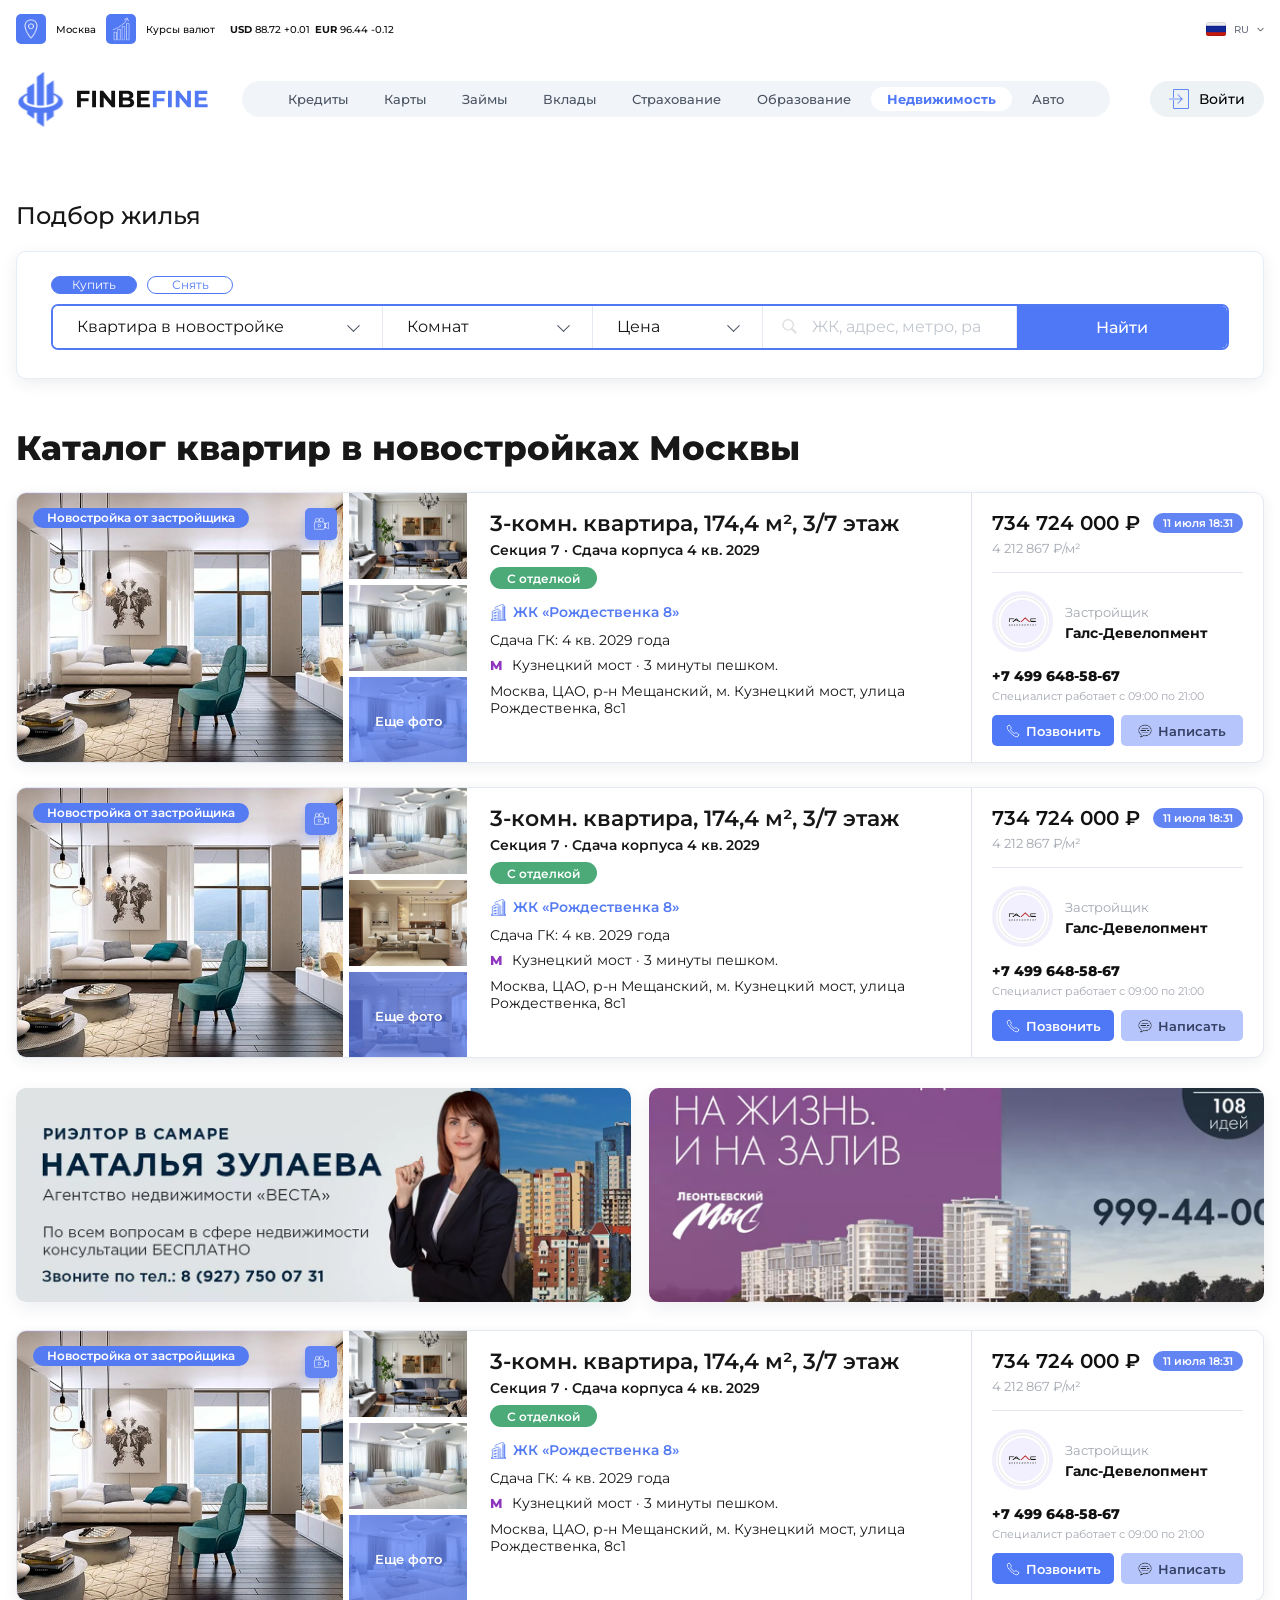
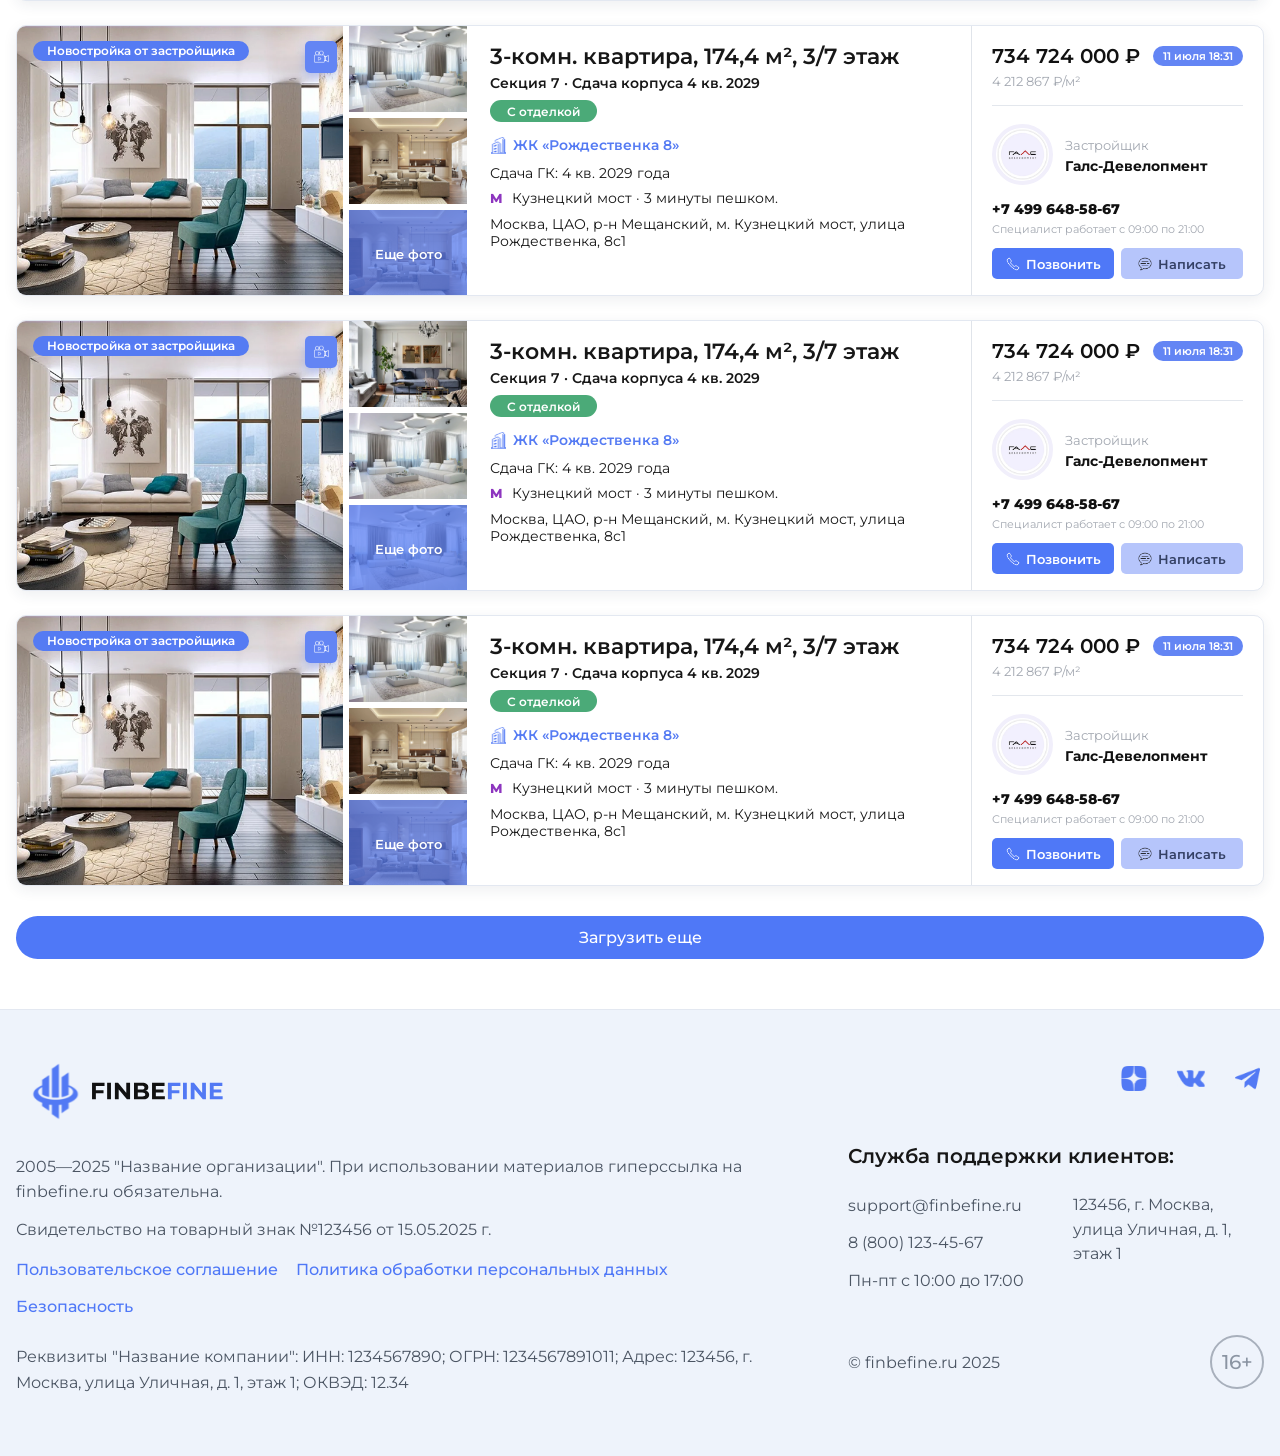
<file: realty-search.html>
<!doctype html>
<html lang="ru">
<head>
  <meta charset="UTF-8" />
  <meta name="viewport" content="width=device-width, initial-scale=1.0" />
  <title>FINBEFINE — Каталог квартир</title>
  <link rel="preconnect" href="https://fonts.googleapis.com">
  <link rel="preconnect" href="https://fonts.gstatic.com" crossorigin>
  <link href="https://fonts.googleapis.com/css2?family=Montserrat:ital,wght@0,100..900;1,100..900&display=swap" rel="stylesheet">
  <link rel="icon" type="image/x-icon" href="favicon.ico">
  <link rel="stylesheet" href="./style.css?v=69">
</head>
<body>
  <header class="topbar">
    <div class="top-strip">
      <div class="container top-strip-inner">
        <div class="top-strip-links">
          <a href="#">
            <div class="icon">
              <img src="assets/point.svg" alt="point">
            </div>
            Москва
          </a>
          <div class="course">
            <a href="#">
              <div class="icon">
                <img src="assets/course.svg" alt="course">
              </div>
              Курсы валют
            </a>
            <div class="course-list">
              <div class="course-item">
                <span>USD</span>
                88.72 +0.01
              </div>
              <div class="course-item">
                <span>EUR</span>
                96.44 -0.12
              </div>
            </div>
          </div>
        </div>
        <div class="top-strip-actions language-select" data-language-select>
          <button class="language-toggle" type="button" aria-haspopup="listbox" aria-expanded="false">
            <span class="language-flag language-flag-ru" data-language-flag aria-hidden="true"></span>
            <span class="lang" data-language-current>RU</span>
            <span class="dropdown-arrow" aria-hidden="true">
              <img src="assets/arrow-down.svg" alt="">
            </span>
          </button>
          <div class="language-menu" role="listbox" aria-label="Выбор языка">
            <button class="language-option active" type="button" role="option" aria-selected="true" data-lang-value="RU" data-lang-code="ru" data-flag-class="language-flag-ru">
              <span class="language-flag language-flag-ru" aria-hidden="true"></span>
              Русский
            </button>
            <button class="language-option" type="button" role="option" aria-selected="false" data-lang-value="EN" data-lang-code="en" data-flag-class="language-flag-en">
              <span class="language-flag language-flag-en" aria-hidden="true"></span>
              English
            </button>
          </div>
        </div>
      </div>
    </div>
    <div class="container topbar-inner">
      <a href="index.html" class="brand">
        <img class="brand-mark" src="assets/logo.svg" alt="logo" />
      </a>

<input class="menu-toggle" type="checkbox" id="menu-toggle" aria-label="Открыть меню">
<label class="burger" for="menu-toggle" aria-hidden="true">
  <span></span>
  <span></span>
  <span></span>
</label>

<div class="mobile-menu">
  <nav class="nav" aria-label="Основное меню">
    <a href="credits.html">Кредиты</a>
    <a href="cards.html">Карты</a>
    <a href="zaimy.html">Займы</a>
    <a href="vklady.html">Вклады</a>
    <a href="insurance.html">Страхование</a>
    <a href="education.html">Образование</a>
    <a class="active" href="realty.html">Недвижимость</a>
    <a href="auto.html">Авто</a>
  </nav>
  <button class="login-btn mobile-login-btn">
    <img src="assets/login.svg" alt="login">
    Войти
  </button>
</div>

      <div class="header-actions">
        <button class="login-btn">
          <img src="assets/login.svg" alt="login">
          Войти
        </button>
      </div>
    </div>
  </header>
<main class="realty-page realty-results-page">
  <div class="container">
    <section class="realty-search-section">
<h2>Подбор жилья</h2>
<div class="realty-search-card">
  <div class="realty-mode-row" role="tablist" aria-label="Тип сделки" data-realty-modes>
    <button class="realty-mode active" type="button" aria-selected="true" data-realty-mode="buy">Купить</button>
    <button class="realty-mode" type="button" aria-selected="false" data-realty-mode="rent">Снять</button>
  </div>
  <div class="realty-search-row">
    <label class="realty-field realty-field-select">
      <select aria-label="Тип недвижимости" data-realty-type-select>
        <option>Квартира в новостройке</option>
        <option>Квартира во вторичке</option>
        <option>Дом</option>
        <option>Земельный участок</option>
      </select>
    </label>
    <label class="realty-field realty-field-select">
      <select aria-label="Количество комнат">
        <option>Комнат</option>
        <option>1 комната</option>
        <option>2 комнаты</option>
        <option>3 комнаты</option>
        <option>4+ комнаты</option>
      </select>
    </label>
    <label class="realty-field realty-field-select">
      <select aria-label="Цена">
        <option>Цена</option>
        <option>до 5 млн ₽</option>
        <option>5-10 млн ₽</option>
        <option>10-20 млн ₽</option>
        <option>от 20 млн ₽</option>
      </select>
    </label>
    <label class="realty-field realty-field-search"><img src="assets/search.svg" alt=""><input type="search" placeholder="ЖК, адрес, метро, район" data-realty-search-input></label>
    <button class="primary-btn" type="button" onclick="window.location.href='realty-search.html'">Найти</button>
  </div>
</div>
    </section>
    <section class="realty-results-section">
      <h1>Каталог квартир в новостройках Москвы</h1>
      <div class="realty-results-list">
      <article class="realty-result-card">
        <div class="realty-result-gallery">
          <img class="realty-result-main-img" src="assets/kvartira-image-1.png" alt="3-комнатная квартира">
          <span class="realty-result-label">Новостройка от застройщика</span>
          <span class="realty-result-gallery-icon"><img src="assets/camera.svg" alt=""></span>
          <div class="realty-result-thumbs" aria-label="Фотографии квартиры">
            <img src="assets/kvartira-image-2.png" alt="Интерьер квартиры">
            <img src="assets/kvartira-image-3.png" alt="Гостиная квартиры">
            <button class="realty-result-more-photo" type="button" aria-label="Показать еще фото">
              <img src="assets/kvartira-image-3.png" alt="">
              <span>Еще фото</span>
            </button>
          </div>
        </div>
        <div class="realty-result-info">
          <h2><a href="realty-object.html">3-комн. квартира, 174,4 м², 3/7 этаж</a></h2>
          <p class="realty-result-subtitle">Секция 7 · Сдача корпуса 4 кв. 2029</p>
          <span class="realty-result-tag">С отделкой</span>
          <a class="realty-result-complex" href="#!"><img src="assets/realty-icon-blue.svg" alt=""> ЖК «Рождественка 8»</a>
          <p>Сдача ГК: 4 кв. 2029 года</p>
          <p class="realty-result-metro"><span>М</span> Кузнецкий мост · 3 минуты пешком.</p>
          <p class="realty-result-address">Москва, ЦАО, р-н Мещанский, м. Кузнецкий мост, улица Рождественка, 8с1</p>
        </div>
        <aside class="realty-result-contact">
          <div class="realty-result-price-row">
            <div>
              <strong>734 724 000 ₽</strong>
              <span>4 212 867 ₽/м²</span>
            </div>
            <time>11 июля 18:31</time>
          </div>
          <div class="realty-result-developer">
            <div class="realty-result-logo"><img src="assets/logo-gals.png" alt="Галс-Девелопмент"></div>
            <div>
              <span>Застройщик</span>
              <b>Галс-Девелопмент</b>
            </div>
          </div>
          <div class="realty-result-phone">+7 499 648-58-67</div>
          <p class="realty-result-schedule">Специалист работает с 09:00 по 21:00</p>
          <div class="realty-result-actions">
            <a class="primary-btn" href="tel:+74996485867"><img src="assets/phone.svg" alt="">Позвонить</a>
            <a class="secondary-btn" href="#!"><img src="assets/message.svg" alt="">Написать</a>
          </div>
        </aside>
      </article>
      <article class="realty-result-card">
        <div class="realty-result-gallery">
          <img class="realty-result-main-img" src="assets/kvartira-image-1.png" alt="3-комнатная квартира">
          <span class="realty-result-label">Новостройка от застройщика</span>
          <span class="realty-result-gallery-icon"><img src="assets/camera.svg" alt=""></span>
          <div class="realty-result-thumbs" aria-label="Фотографии квартиры">
            <img src="assets/kvartira-image-3.png" alt="Интерьер квартиры">
            <img src="assets/kvartira-image-4.png" alt="Гостиная квартиры">
            <button class="realty-result-more-photo" type="button" aria-label="Показать еще фото">
              <img src="assets/kvartira-image-4.png" alt="">
              <span>Еще фото</span>
            </button>
          </div>
        </div>
        <div class="realty-result-info">
          <h2><a href="realty-object.html">3-комн. квартира, 174,4 м², 3/7 этаж</a></h2>
          <p class="realty-result-subtitle">Секция 7 · Сдача корпуса 4 кв. 2029</p>
          <span class="realty-result-tag">С отделкой</span>
          <a class="realty-result-complex" href="#!"><img src="assets/realty-icon-blue.svg" alt=""> ЖК «Рождественка 8»</a>
          <p>Сдача ГК: 4 кв. 2029 года</p>
          <p class="realty-result-metro"><span>М</span> Кузнецкий мост · 3 минуты пешком.</p>
          <p class="realty-result-address">Москва, ЦАО, р-н Мещанский, м. Кузнецкий мост, улица Рождественка, 8с1</p>
        </div>
        <aside class="realty-result-contact">
          <div class="realty-result-price-row">
            <div>
              <strong>734 724 000 ₽</strong>
              <span>4 212 867 ₽/м²</span>
            </div>
            <time>11 июля 18:31</time>
          </div>
          <div class="realty-result-developer">
            <div class="realty-result-logo"><img src="assets/logo-gals.png" alt="Галс-Девелопмент"></div>
            <div>
              <span>Застройщик</span>
              <b>Галс-Девелопмент</b>
            </div>
          </div>
          <div class="realty-result-phone">+7 499 648-58-67</div>
          <p class="realty-result-schedule">Специалист работает с 09:00 по 21:00</p>
          <div class="realty-result-actions">
            <a class="primary-btn" href="tel:+74996485867"><img src="assets/phone.svg" alt="">Позвонить</a>
            <a class="secondary-btn" href="#!"><img src="assets/message.svg" alt="">Написать</a>
          </div>
        </aside>
      </article>
      <div class="realty-results-banners">
        <a href="#!"><img src="assets/realty-banner-1.png" alt="Риэлтор в Самаре"></a>
        <a href="#!"><img src="assets/realty-banner-2.png" alt="Жилой комплекс"></a>
      </div>
      <article class="realty-result-card">
        <div class="realty-result-gallery">
          <img class="realty-result-main-img" src="assets/kvartira-image-1.png" alt="3-комнатная квартира">
          <span class="realty-result-label">Новостройка от застройщика</span>
          <span class="realty-result-gallery-icon"><img src="assets/camera.svg" alt=""></span>
          <div class="realty-result-thumbs" aria-label="Фотографии квартиры">
            <img src="assets/kvartira-image-2.png" alt="Интерьер квартиры">
            <img src="assets/kvartira-image-3.png" alt="Гостиная квартиры">
            <button class="realty-result-more-photo" type="button" aria-label="Показать еще фото">
              <img src="assets/kvartira-image-3.png" alt="">
              <span>Еще фото</span>
            </button>
          </div>
        </div>
        <div class="realty-result-info">
          <h2><a href="realty-object.html">3-комн. квартира, 174,4 м², 3/7 этаж</a></h2>
          <p class="realty-result-subtitle">Секция 7 · Сдача корпуса 4 кв. 2029</p>
          <span class="realty-result-tag">С отделкой</span>
          <a class="realty-result-complex" href="#!"><img src="assets/realty-icon-blue.svg" alt=""> ЖК «Рождественка 8»</a>
          <p>Сдача ГК: 4 кв. 2029 года</p>
          <p class="realty-result-metro"><span>М</span> Кузнецкий мост · 3 минуты пешком.</p>
          <p class="realty-result-address">Москва, ЦАО, р-н Мещанский, м. Кузнецкий мост, улица Рождественка, 8с1</p>
        </div>
        <aside class="realty-result-contact">
          <div class="realty-result-price-row">
            <div>
              <strong>734 724 000 ₽</strong>
              <span>4 212 867 ₽/м²</span>
            </div>
            <time>11 июля 18:31</time>
          </div>
          <div class="realty-result-developer">
            <div class="realty-result-logo"><img src="assets/logo-gals.png" alt="Галс-Девелопмент"></div>
            <div>
              <span>Застройщик</span>
              <b>Галс-Девелопмент</b>
            </div>
          </div>
          <div class="realty-result-phone">+7 499 648-58-67</div>
          <p class="realty-result-schedule">Специалист работает с 09:00 по 21:00</p>
          <div class="realty-result-actions">
            <a class="primary-btn" href="tel:+74996485867"><img src="assets/phone.svg" alt="">Позвонить</a>
            <a class="secondary-btn" href="#!"><img src="assets/message.svg" alt="">Написать</a>
          </div>
        </aside>
      </article>
      <article class="realty-result-card">
        <div class="realty-result-gallery">
          <img class="realty-result-main-img" src="assets/kvartira-image-1.png" alt="3-комнатная квартира">
          <span class="realty-result-label">Новостройка от застройщика</span>
          <span class="realty-result-gallery-icon"><img src="assets/camera.svg" alt=""></span>
          <div class="realty-result-thumbs" aria-label="Фотографии квартиры">
            <img src="assets/kvartira-image-3.png" alt="Интерьер квартиры">
            <img src="assets/kvartira-image-4.png" alt="Гостиная квартиры">
            <button class="realty-result-more-photo" type="button" aria-label="Показать еще фото">
              <img src="assets/kvartira-image-4.png" alt="">
              <span>Еще фото</span>
            </button>
          </div>
        </div>
        <div class="realty-result-info">
          <h2><a href="realty-object.html">3-комн. квартира, 174,4 м², 3/7 этаж</a></h2>
          <p class="realty-result-subtitle">Секция 7 · Сдача корпуса 4 кв. 2029</p>
          <span class="realty-result-tag">С отделкой</span>
          <a class="realty-result-complex" href="#!"><img src="assets/realty-icon-blue.svg" alt=""> ЖК «Рождественка 8»</a>
          <p>Сдача ГК: 4 кв. 2029 года</p>
          <p class="realty-result-metro"><span>М</span> Кузнецкий мост · 3 минуты пешком.</p>
          <p class="realty-result-address">Москва, ЦАО, р-н Мещанский, м. Кузнецкий мост, улица Рождественка, 8с1</p>
        </div>
        <aside class="realty-result-contact">
          <div class="realty-result-price-row">
            <div>
              <strong>734 724 000 ₽</strong>
              <span>4 212 867 ₽/м²</span>
            </div>
            <time>11 июля 18:31</time>
          </div>
          <div class="realty-result-developer">
            <div class="realty-result-logo"><img src="assets/logo-gals.png" alt="Галс-Девелопмент"></div>
            <div>
              <span>Застройщик</span>
              <b>Галс-Девелопмент</b>
            </div>
          </div>
          <div class="realty-result-phone">+7 499 648-58-67</div>
          <p class="realty-result-schedule">Специалист работает с 09:00 по 21:00</p>
          <div class="realty-result-actions">
            <a class="primary-btn" href="tel:+74996485867"><img src="assets/phone.svg" alt="">Позвонить</a>
            <a class="secondary-btn" href="#!"><img src="assets/message.svg" alt="">Написать</a>
          </div>
        </aside>
      </article>
      <article class="realty-result-card">
        <div class="realty-result-gallery">
          <img class="realty-result-main-img" src="assets/kvartira-image-1.png" alt="3-комнатная квартира">
          <span class="realty-result-label">Новостройка от застройщика</span>
          <span class="realty-result-gallery-icon"><img src="assets/camera.svg" alt=""></span>
          <div class="realty-result-thumbs" aria-label="Фотографии квартиры">
            <img src="assets/kvartira-image-2.png" alt="Интерьер квартиры">
            <img src="assets/kvartira-image-3.png" alt="Гостиная квартиры">
            <button class="realty-result-more-photo" type="button" aria-label="Показать еще фото">
              <img src="assets/kvartira-image-3.png" alt="">
              <span>Еще фото</span>
            </button>
          </div>
        </div>
        <div class="realty-result-info">
          <h2><a href="realty-object.html">3-комн. квартира, 174,4 м², 3/7 этаж</a></h2>
          <p class="realty-result-subtitle">Секция 7 · Сдача корпуса 4 кв. 2029</p>
          <span class="realty-result-tag">С отделкой</span>
          <a class="realty-result-complex" href="#!"><img src="assets/realty-icon-blue.svg" alt=""> ЖК «Рождественка 8»</a>
          <p>Сдача ГК: 4 кв. 2029 года</p>
          <p class="realty-result-metro"><span>М</span> Кузнецкий мост · 3 минуты пешком.</p>
          <p class="realty-result-address">Москва, ЦАО, р-н Мещанский, м. Кузнецкий мост, улица Рождественка, 8с1</p>
        </div>
        <aside class="realty-result-contact">
          <div class="realty-result-price-row">
            <div>
              <strong>734 724 000 ₽</strong>
              <span>4 212 867 ₽/м²</span>
            </div>
            <time>11 июля 18:31</time>
          </div>
          <div class="realty-result-developer">
            <div class="realty-result-logo"><img src="assets/logo-gals.png" alt="Галс-Девелопмент"></div>
            <div>
              <span>Застройщик</span>
              <b>Галс-Девелопмент</b>
            </div>
          </div>
          <div class="realty-result-phone">+7 499 648-58-67</div>
          <p class="realty-result-schedule">Специалист работает с 09:00 по 21:00</p>
          <div class="realty-result-actions">
            <a class="primary-btn" href="tel:+74996485867"><img src="assets/phone.svg" alt="">Позвонить</a>
            <a class="secondary-btn" href="#!"><img src="assets/message.svg" alt="">Написать</a>
          </div>
        </aside>
      </article>
      <article class="realty-result-card">
        <div class="realty-result-gallery">
          <img class="realty-result-main-img" src="assets/kvartira-image-1.png" alt="3-комнатная квартира">
          <span class="realty-result-label">Новостройка от застройщика</span>
          <span class="realty-result-gallery-icon"><img src="assets/camera.svg" alt=""></span>
          <div class="realty-result-thumbs" aria-label="Фотографии квартиры">
            <img src="assets/kvartira-image-3.png" alt="Интерьер квартиры">
            <img src="assets/kvartira-image-4.png" alt="Гостиная квартиры">
            <button class="realty-result-more-photo" type="button" aria-label="Показать еще фото">
              <img src="assets/kvartira-image-4.png" alt="">
              <span>Еще фото</span>
            </button>
          </div>
        </div>
        <div class="realty-result-info">
          <h2><a href="realty-object.html">3-комн. квартира, 174,4 м², 3/7 этаж</a></h2>
          <p class="realty-result-subtitle">Секция 7 · Сдача корпуса 4 кв. 2029</p>
          <span class="realty-result-tag">С отделкой</span>
          <a class="realty-result-complex" href="#!"><img src="assets/realty-icon-blue.svg" alt=""> ЖК «Рождественка 8»</a>
          <p>Сдача ГК: 4 кв. 2029 года</p>
          <p class="realty-result-metro"><span>М</span> Кузнецкий мост · 3 минуты пешком.</p>
          <p class="realty-result-address">Москва, ЦАО, р-н Мещанский, м. Кузнецкий мост, улица Рождественка, 8с1</p>
        </div>
        <aside class="realty-result-contact">
          <div class="realty-result-price-row">
            <div>
              <strong>734 724 000 ₽</strong>
              <span>4 212 867 ₽/м²</span>
            </div>
            <time>11 июля 18:31</time>
          </div>
          <div class="realty-result-developer">
            <div class="realty-result-logo"><img src="assets/logo-gals.png" alt="Галс-Девелопмент"></div>
            <div>
              <span>Застройщик</span>
              <b>Галс-Девелопмент</b>
            </div>
          </div>
          <div class="realty-result-phone">+7 499 648-58-67</div>
          <p class="realty-result-schedule">Специалист работает с 09:00 по 21:00</p>
          <div class="realty-result-actions">
            <a class="primary-btn" href="tel:+74996485867"><img src="assets/phone.svg" alt="">Позвонить</a>
            <a class="secondary-btn" href="#!"><img src="assets/message.svg" alt="">Написать</a>
          </div>
        </aside>
      </article>
      </div>
      <button class="realty-results-more primary-btn" type="button">Загрузить еще</button>
    </section>
  </div>
</main>
<footer class="site-footer">
    <div class="container footer-wrap">
      <div class="footer-left">
        <a href="index.html" class="brand footer-brand">
          <img class="brand-mark" src="assets/logo.svg" alt="FINBEFINE.RU" />
        </a>
        <p>2005—2025 "Название организации". При использовании материалов гиперссылка на finbefine.ru обязательна.</p>
        <p>Свидетельство на товарный знак №123456 от 15.05.2025 г.</p>
        <div class="footer-links">
          <a href="#">Пользовательское соглашение</a>
          <a href="#">Политика обработки персональных данных</a>
          <a href="#">Безопасность</a>
        </div>
        <p>Реквизиты "Название компании": ИНН: 1234567890; ОГРН: 1234567891011; Адрес: 123456, г. Москва, улица Уличная, д. 1, этаж 1; ОКВЭД: 12.34</p>
      </div>
      <div class="footer-right">
        <nav class="footer-socials" aria-label="Социальные сети">
          <a href="#!" aria-label="Дзен"><img src="assets/dzen.svg" alt=""></a>
          <a href="#!" aria-label="ВКонтакте"><img src="assets/vk.svg" alt=""></a>
          <a href="#!" aria-label="Telegram"><img src="assets/tg.svg" alt=""></a>
        </nav>
        <div class="support-title">Служба поддержки клиентов:</div>
        <div class="footer-support">
          <div class="footer-support-main">
            <a href="mailto:support@finbefine.ru">support@finbefine.ru</a>
            <a href="tel:88001234567">8 (800) 123-45-67</a>
            <span>Пн-пт с 10:00 до 17:00</span>
          </div>
          <address>123456, г. Москва, улица Уличная, д. 1, этаж 1</address>
        </div>
        <div class="footer-bottom-row">
          <div class="copy">© finbefine.ru 2025</div>
          <div class="age-badge" aria-label="Возрастное ограничение 16 плюс">16+</div>
        </div>
      </div>
    </div>
  </footer>
  <script>
    document.addEventListener('DOMContentLoaded', function () {
      function setupTabs(tabSelector, panelSelector, tabAttribute, panelAttribute) {
        var tabs = Array.prototype.slice.call(document.querySelectorAll(tabSelector));
        var panels = Array.prototype.slice.call(document.querySelectorAll(panelSelector));

        tabs.forEach(function (tab) {
          tab.addEventListener('click', function () {
            var target = tab.getAttribute(tabAttribute);

            tabs.forEach(function (item) {
              var isActive = item === tab;
              item.classList.toggle('active', isActive);
              item.setAttribute('aria-selected', isActive ? 'true' : 'false');
            });

            panels.forEach(function (panel) {
              panel.classList.toggle('active', panel.getAttribute(panelAttribute) === target);
            });
          });
        });
      }

      setupTabs('[data-offer-tab]', '[data-offer-panel]', 'data-offer-tab', 'data-offer-panel');
      setupTabs('[data-bank-tab]', '[data-bank-panel]', 'data-bank-tab', 'data-bank-panel');
      setupTabs('[data-review-tab]', '[data-review-panel]', 'data-review-tab', 'data-review-panel');
      setupTabs('[data-news-tab]', '[data-news-panel]', 'data-news-tab', 'data-news-panel');

      var languageSelect = document.querySelector('[data-language-select]');
      if (languageSelect) {
        var languageToggle = languageSelect.querySelector('.language-toggle');
        var languageCurrent = languageSelect.querySelector('[data-language-current]');
        var languageFlag = languageSelect.querySelector('[data-language-flag]');
        var languageOptions = Array.prototype.slice.call(languageSelect.querySelectorAll('.language-option'));

        function closeLanguageMenu() {
          languageSelect.classList.remove('open');
          languageToggle.setAttribute('aria-expanded', 'false');
        }

        languageToggle.addEventListener('click', function () {
          var isOpen = languageSelect.classList.toggle('open');
          languageToggle.setAttribute('aria-expanded', isOpen ? 'true' : 'false');
        });

        languageOptions.forEach(function (option) {
          option.addEventListener('click', function () {
            languageCurrent.textContent = option.getAttribute('data-lang-value');
            document.documentElement.setAttribute('lang', option.getAttribute('data-lang-code'));
            languageFlag.className = 'language-flag ' + option.getAttribute('data-flag-class');

            languageOptions.forEach(function (item) {
              var isActive = item === option;
              item.classList.toggle('active', isActive);
              item.setAttribute('aria-selected', isActive ? 'true' : 'false');
            });

            closeLanguageMenu();
          });
        });

        document.addEventListener('click', function (event) {
          if (!languageSelect.contains(event.target)) {
            closeLanguageMenu();
          }
        });

        document.addEventListener('keydown', function (event) {
          if (event.key === 'Escape') {
            closeLanguageMenu();
          }
        });
      }

      var newsSlider = document.querySelector('[data-news-slider]');
      if (newsSlider) {
        var slides = [
          { src: './assets/figma/news-old-woman.png', alt: 'Новость о пенсиях' },
          { src: './assets/figma/news-old-man.png', alt: 'Новость о пенсионных условиях' },
          { src: './assets/hero-man.png', alt: 'Финансовые продукты' },
          { src: './assets/hero-travel.png', alt: 'Туристическое страхование' },
          { src: './assets/promo-credit.png', alt: 'Помощь с кредитом' }
        ];
        var currentSlide = 0;
        var isSliderAnimating = false;
        var sliderStack = newsSlider.querySelector('.news-slider-stack');
        var frontImage = newsSlider.querySelector('[data-slider-image]');
        var backOneImage = newsSlider.querySelector('[data-slider-back-one]');
        var backTwoImage = newsSlider.querySelector('[data-slider-back-two]');
        var currentLabel = newsSlider.querySelector('[data-slider-current]');
        var totalLabel = newsSlider.querySelector('[data-slider-total]');
        var progress = newsSlider.querySelector('[data-slider-progress]');
        var prevButton = newsSlider.querySelector('[data-slider-prev]');
        var nextButton = newsSlider.querySelector('[data-slider-next]');

        function getSlide(index) {
          return slides[(index + slides.length) % slides.length];
        }

        function setImage(image, slide) {
          image.src = slide.src;
          image.alt = slide.alt;
        }

        function updateNewsSlider(direction) {
          setImage(frontImage, getSlide(currentSlide));
          setImage(backOneImage, getSlide(currentSlide + 1));
          setImage(backTwoImage, getSlide(currentSlide + 2));
          currentLabel.textContent = String(currentSlide + 1);
          totalLabel.textContent = String(slides.length);
          progress.style.width = ((currentSlide + 1) / slides.length * 100) + '%';

          if (direction) {
            sliderStack.classList.remove('is-next', 'is-prev');
            void sliderStack.offsetWidth;
            sliderStack.classList.add(direction === 'prev' ? 'is-prev' : 'is-next');
          }
        }

        function moveNewsSlider(step, direction) {
          if (isSliderAnimating) {
            return;
          }
          isSliderAnimating = true;
          currentSlide = (currentSlide + step + slides.length) % slides.length;
          updateNewsSlider(direction);
          window.setTimeout(function () {
            sliderStack.classList.remove('is-next', 'is-prev');
            isSliderAnimating = false;
          }, 480);
        }

        prevButton.addEventListener('click', function () {
          moveNewsSlider(-1, 'prev');
        });

        nextButton.addEventListener('click', function () {
          moveNewsSlider(1, 'next');
        });

        updateNewsSlider();
      }

      var educationCoursesSlider = document.querySelector('.education-courses-slider');
      if (educationCoursesSlider) {
        var educationCoursesTrack = educationCoursesSlider.querySelector('.education-course-grid');
        var educationCoursesPrev = educationCoursesSlider.querySelector('.education-arrow--prev');
        var educationCoursesNext = educationCoursesSlider.querySelector('.education-arrow--next');
        var educationCourseCards = Array.prototype.slice.call(educationCoursesTrack.querySelectorAll('.education-course-card'));
        educationCourseCards.forEach(function (card) {
          var clone = card.cloneNode(true);
          clone.setAttribute('aria-hidden', 'true');
          educationCoursesTrack.appendChild(clone);
        });
        educationCourseCards = Array.prototype.slice.call(educationCoursesTrack.querySelectorAll('.education-course-card'));
        var educationCourseIndex = 0;

        function getVisibleEducationCourses() {
          if (window.matchMedia('(max-width: 760px)').matches) {
            return 1;
          }
          if (window.matchMedia('(max-width: 1180px)').matches) {
            return 3;
          }
          return 5;
        }

        function updateEducationCoursesSlider() {
          var visible = getVisibleEducationCourses();
          var maxIndex = Math.max(0, educationCourseCards.length - visible);
          educationCourseIndex = Math.max(0, Math.min(educationCourseIndex, maxIndex));
          var cardWidth = educationCourseCards[0] ? educationCourseCards[0].getBoundingClientRect().width : 0;
          var gap = parseFloat(getComputedStyle(educationCoursesTrack).gap) || 0;
          educationCoursesTrack.style.transform = 'translateX(' + (educationCourseIndex * -(cardWidth + gap)) + 'px)';
          educationCoursesPrev.disabled = educationCourseIndex === 0;
          educationCoursesNext.disabled = educationCourseIndex === maxIndex;
        }

        educationCoursesPrev.addEventListener('click', function () {
          educationCourseIndex -= 1;
          updateEducationCoursesSlider();
        });

        educationCoursesNext.addEventListener('click', function () {
          educationCourseIndex += 1;
          updateEducationCoursesSlider();
        });

        window.addEventListener('resize', updateEducationCoursesSlider);
        updateEducationCoursesSlider();
      }


      var educationCategories = document.querySelector('[data-education-categories]');
      if (educationCategories) {
        var categoryButtons = Array.prototype.slice.call(educationCategories.querySelectorAll('button'));
        var categoryTitle = document.querySelector('[data-education-program-title]');
        var categoryLink = document.querySelector('[data-education-program-link]');
        var categoryCounts = {
          'Информационные технологии': 56,
          'Иностранные языки': 42,
          'Бизнес и менеджмент': 38,
          'Творчество и дизайн': 31,
          'Личностный рост': 25,
          'Школьникам': 34,
          'Педагогика': 19,
          'Учебные и академические дисциплины': 28,
          'Архитектура и инженерное дело': 14,
          'Технологии и инновации': 22,
          'Досуг': 16,
          'Здоровье и безопасность': 18
        };

        categoryButtons.forEach(function (button) {
          button.addEventListener('click', function () {
            var title = button.getAttribute('data-category-title') || button.textContent.trim();

            categoryButtons.forEach(function (item) {
              item.classList.toggle('active', item === button);
            });

            if (categoryTitle) {
              categoryTitle.textContent = title;
            }

            if (categoryLink) {
              categoryLink.textContent = 'Показать все ' + (categoryCounts[title] || 25) + ' курсов';
            }
          });
        });
      }


var realtyModes = document.querySelector('[data-realty-modes]');
var realtyTypeSelect = document.querySelector('[data-realty-type-select]');
var realtySearchInput = document.querySelector('[data-realty-search-input]');

if (realtyModes && realtyTypeSelect) {
  var realtyTypeOptions = {
    buy: ['Квартира в новостройке', 'Квартира во вторичке', 'Дом', 'Земельный участок'],
    rent: ['Квартира на длительный срок', 'Комната', 'Дом', 'Апартаменты']
  };
  var realtyPlaceholders = {
    buy: 'ЖК, адрес, метро, район',
    rent: 'Адрес, метро, район'
  };

  function updateRealtySearchMode(mode) {
    var options = realtyTypeOptions[mode] || realtyTypeOptions.buy;
    realtyTypeSelect.innerHTML = options.map(function (item) {
      return '<option>' + item + '</option>';
    }).join('');

    if (realtySearchInput) {
      realtySearchInput.placeholder = realtyPlaceholders[mode] || realtyPlaceholders.buy;
    }
  }

  Array.prototype.slice.call(realtyModes.querySelectorAll('[data-realty-mode]')).forEach(function (button) {
    button.addEventListener('click', function () {
      var mode = button.getAttribute('data-realty-mode');

      Array.prototype.slice.call(realtyModes.querySelectorAll('[data-realty-mode]')).forEach(function (item) {
        var isActive = item === button;
        item.classList.toggle('active', isActive);
        item.setAttribute('aria-selected', isActive ? 'true' : 'false');
      });

      updateRealtySearchMode(mode);
    });
  });
}

var realtyPickedSlider = document.querySelector('[data-realty-picked-slider]');
if (realtyPickedSlider) {
  var realtyPickedTrack = realtyPickedSlider.querySelector('[data-realty-picked-track]');
  var realtyPickedPrev = realtyPickedSlider.querySelector('[data-realty-picked-prev]');
  var realtyPickedNext = realtyPickedSlider.querySelector('[data-realty-picked-next]');
  var realtyPickedCards = Array.prototype.slice.call(realtyPickedTrack.children);
  var realtyPickedIndex = 0;

  function getVisibleRealtyPicked() {
    if (window.matchMedia('(max-width: 860px)').matches) {
      return 1;
    }
    if (window.matchMedia('(max-width: 1180px)').matches) {
      return 2;
    }
    return 4;
  }

  function updateRealtyPickedSlider() {
    var visible = getVisibleRealtyPicked();
    var maxIndex = Math.max(0, realtyPickedCards.length - visible);
    realtyPickedIndex = Math.max(0, Math.min(realtyPickedIndex, maxIndex));
    var cardWidth = realtyPickedCards[0] ? realtyPickedCards[0].getBoundingClientRect().width : 0;
    var gap = parseFloat(getComputedStyle(realtyPickedTrack).gap) || 0;
    realtyPickedTrack.style.transform = 'translateX(' + (realtyPickedIndex * -(cardWidth + gap)) + 'px)';
    realtyPickedPrev.disabled = realtyPickedIndex === 0;
    realtyPickedNext.disabled = realtyPickedIndex === maxIndex;
  }

  realtyPickedPrev.addEventListener('click', function () {
    realtyPickedIndex -= 1;
    updateRealtyPickedSlider();
  });

  realtyPickedNext.addEventListener('click', function () {
    realtyPickedIndex += 1;
    updateRealtyPickedSlider();
  });

  window.addEventListener('resize', updateRealtyPickedSlider);
  updateRealtyPickedSlider();
}

      var creditReviewsSlider = document.querySelector("[data-credit-reviews-slider]");

      if (creditReviewsSlider) {
        var reviewsTrack = creditReviewsSlider.querySelector("[data-credit-reviews-track]");
        var reviewsPrev = creditReviewsSlider.querySelector("[data-credit-reviews-prev]");
        var reviewsNext = creditReviewsSlider.querySelector("[data-credit-reviews-next]");
        var reviewCards = Array.prototype.slice.call(reviewsTrack.querySelectorAll(".review-card"));
        var reviewIndex = 0;

        function getVisibleReviews() {
          return window.matchMedia("(max-width: 980px)").matches ? 1 : 3;
        }

        function updateCreditReviewsSlider() {
          var visible = getVisibleReviews();
          var maxIndex = Math.max(0, reviewCards.length - visible);
          reviewIndex = Math.min(reviewIndex, maxIndex);
          var cardWidth = reviewCards[0] ? reviewCards[0].getBoundingClientRect().width : 0;
          var gap = parseFloat(getComputedStyle(reviewsTrack).gap) || 0;
          reviewsTrack.style.transform = "translateX(" + (reviewIndex * -(cardWidth + gap)) + "px)";
          reviewsPrev.disabled = reviewIndex === 0;
          reviewsNext.disabled = reviewIndex === maxIndex;
        }

        reviewsPrev.addEventListener("click", function () {
          reviewIndex -= 1;
          updateCreditReviewsSlider();
        });

        reviewsNext.addEventListener("click", function () {
          reviewIndex += 1;
          updateCreditReviewsSlider();
        });

        window.addEventListener("resize", updateCreditReviewsSlider);
        updateCreditReviewsSlider();
      }

      var creditAmountRange = document.querySelector("[data-credit-amount-range]");
      var creditAmountValue = document.querySelector("[data-credit-amount-value]");

      if (creditAmountRange && creditAmountValue) {
        function formatCreditAmount(value) {
          return Number(value).toLocaleString("ru-RU") + " ₽";
        }

        function updateCreditAmount() {
          var min = Number(creditAmountRange.min);
          var max = Number(creditAmountRange.max);
          var value = Number(creditAmountRange.value);
          var progress = ((value - min) / (max - min)) * 100;
          creditAmountValue.value = formatCreditAmount(value);
          creditAmountRange.style.setProperty("--credit-progress", progress + "%");
        }

        creditAmountRange.addEventListener("input", updateCreditAmount);
        updateCreditAmount();
      }

      var bankSearch = document.querySelector('.bank-search');
      var bankTiles = Array.prototype.slice.call(document.querySelectorAll('[data-bank-name]'));
      var bankEmpty = document.querySelector('.bank-empty');

      if (bankSearch && bankTiles.length && bankEmpty) {
        function normalizeBankText(value) {
          return value.toLowerCase().replace(/[\s\-]+/g, '');
        }

        bankSearch.addEventListener('input', function () {
          var query = normalizeBankText(bankSearch.value.trim());
          var visibleCount = 0;

          bankTiles.forEach(function (tile) {
            var name = normalizeBankText(tile.getAttribute('data-bank-name'));
            var isVisible = !query || name.indexOf(query) !== -1;
            tile.hidden = !isVisible;
            if (isVisible) {
              visibleCount += 1;
            }
          });

          bankEmpty.hidden = visibleCount > 0;
        });
      }
    });
  </script>
</body>

</html>
</file>
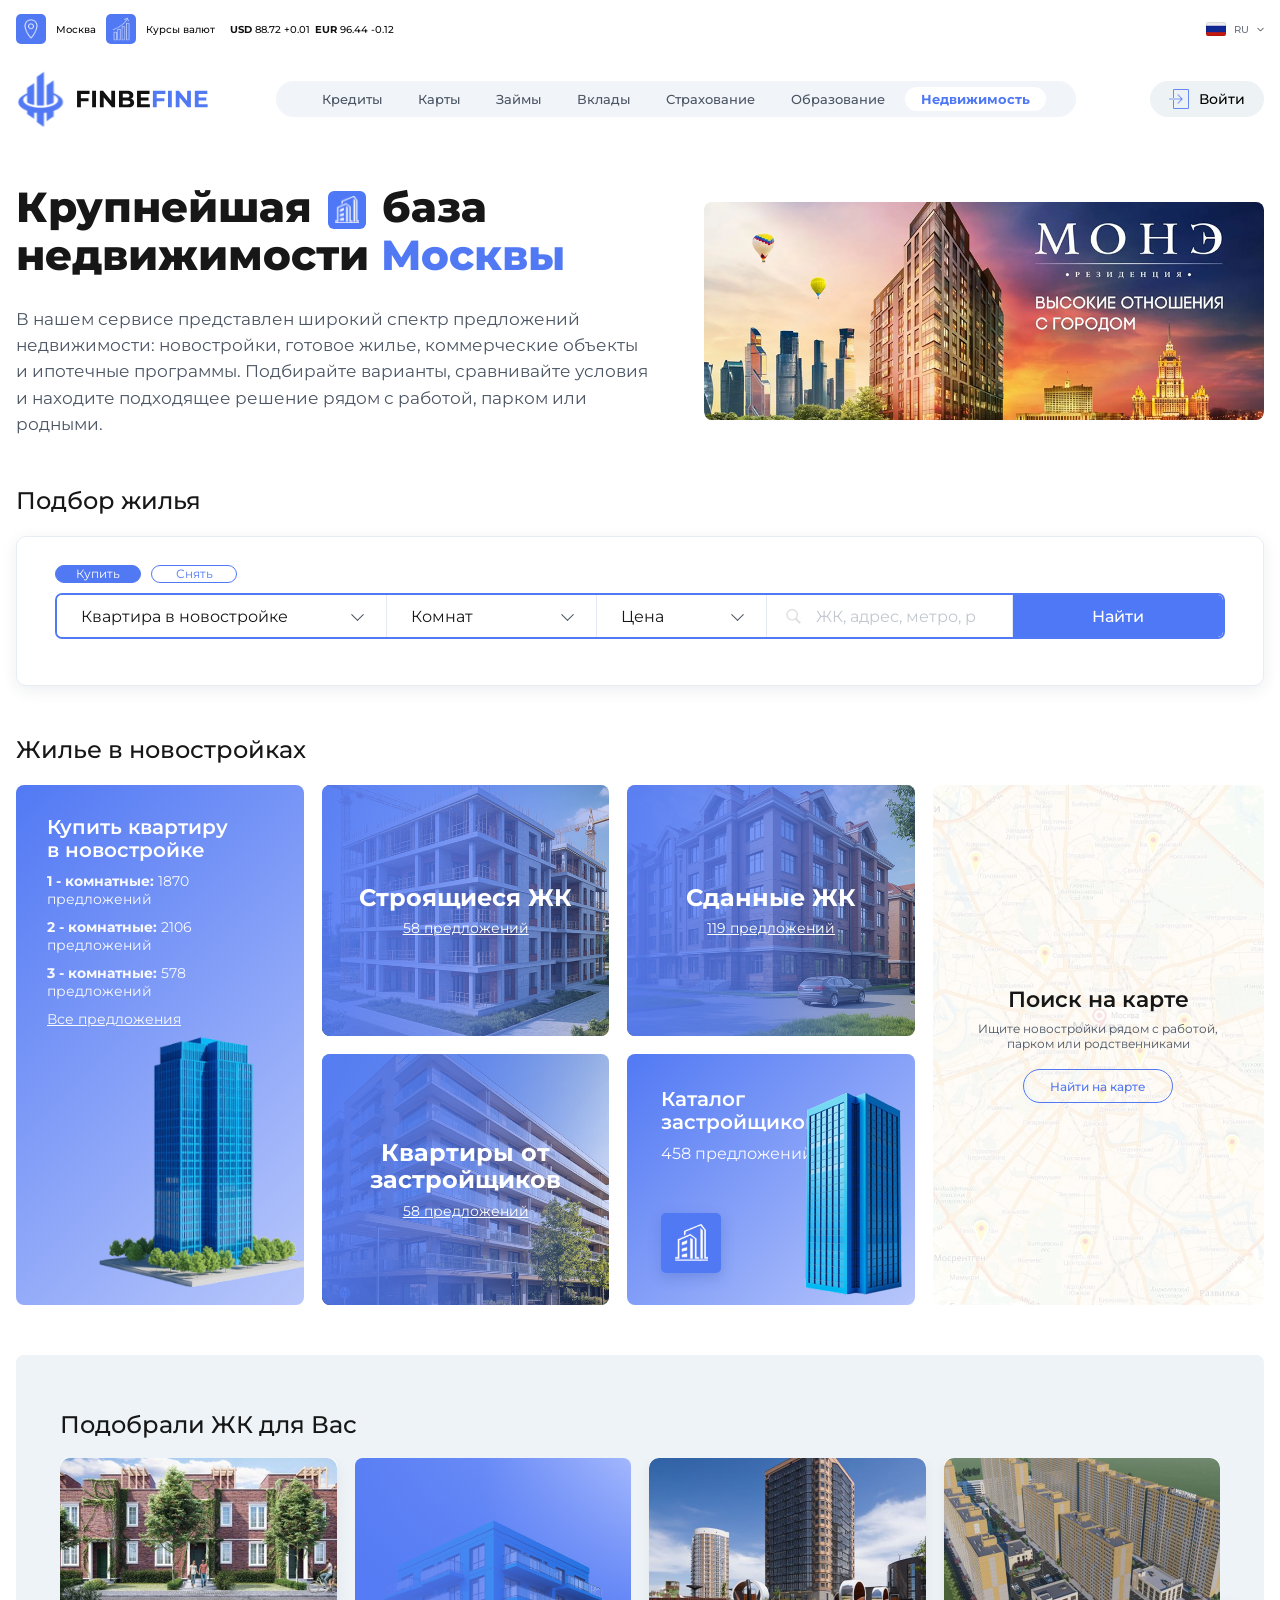
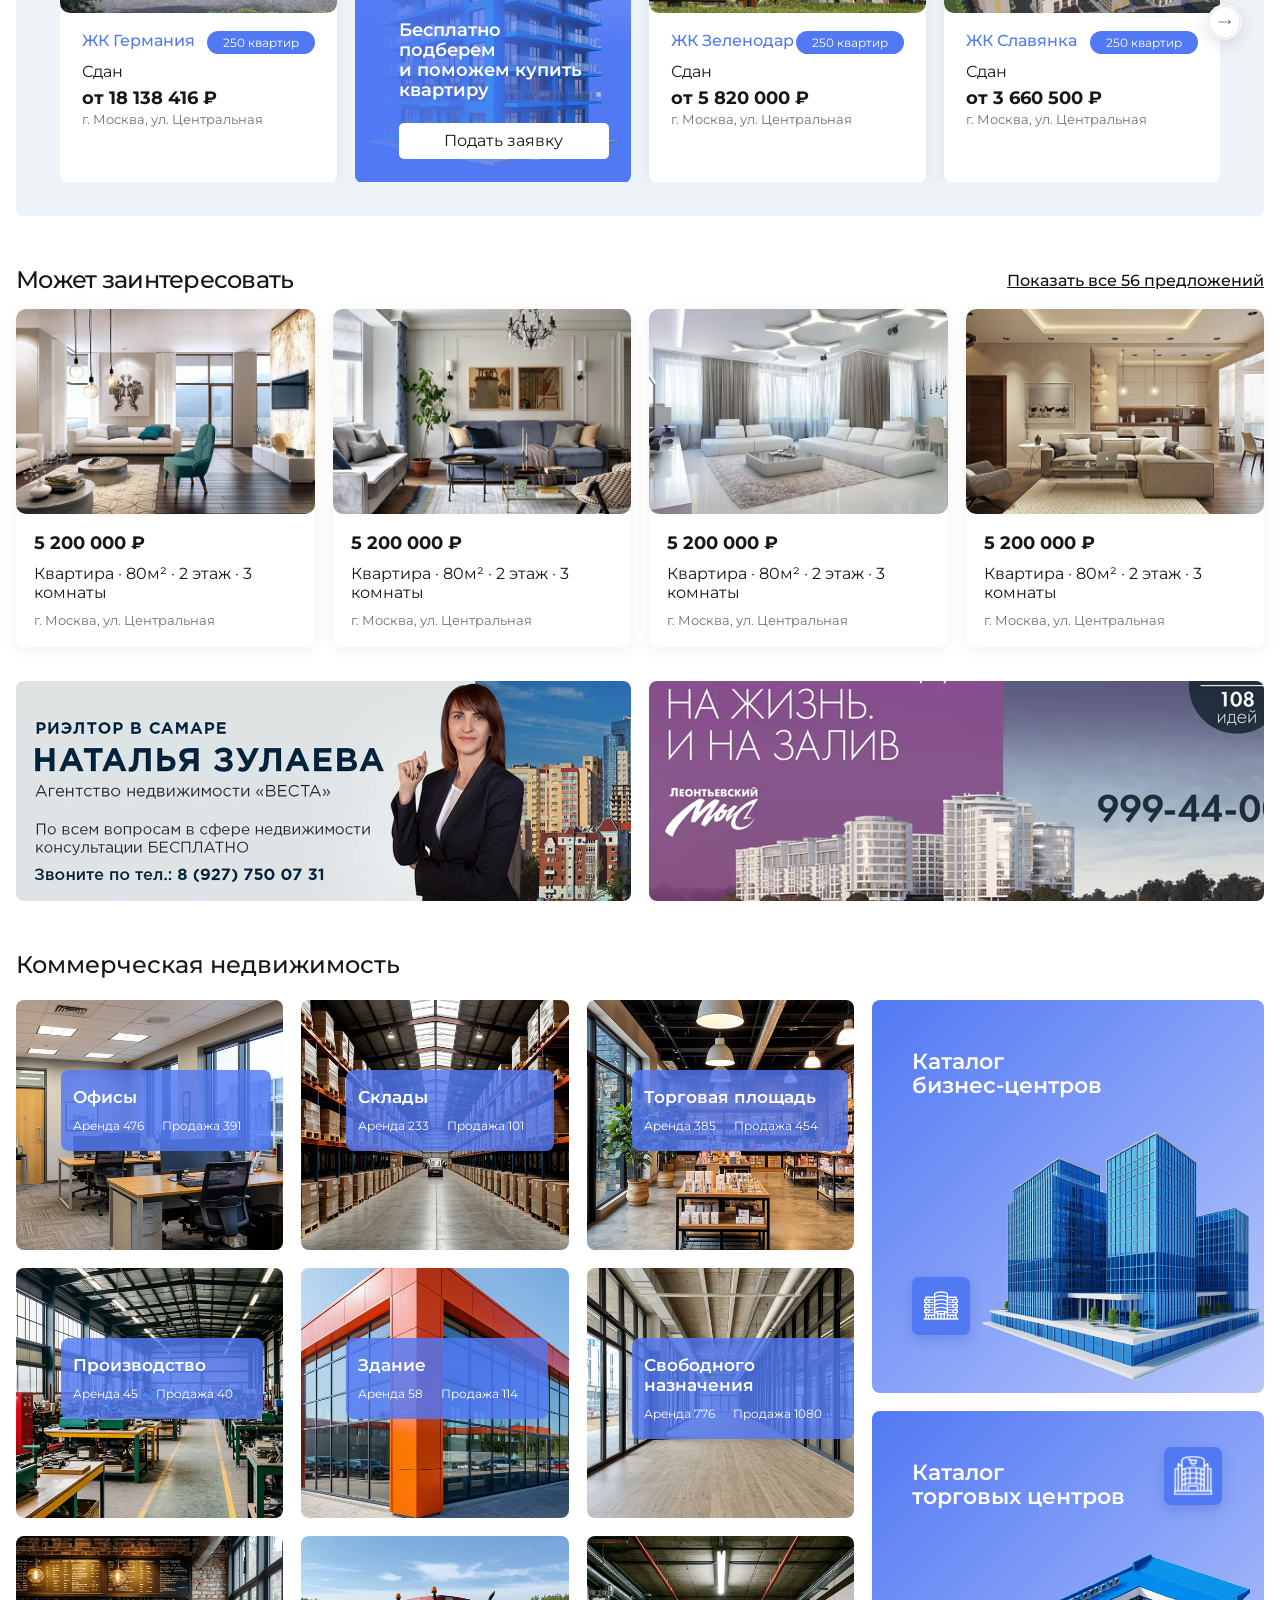
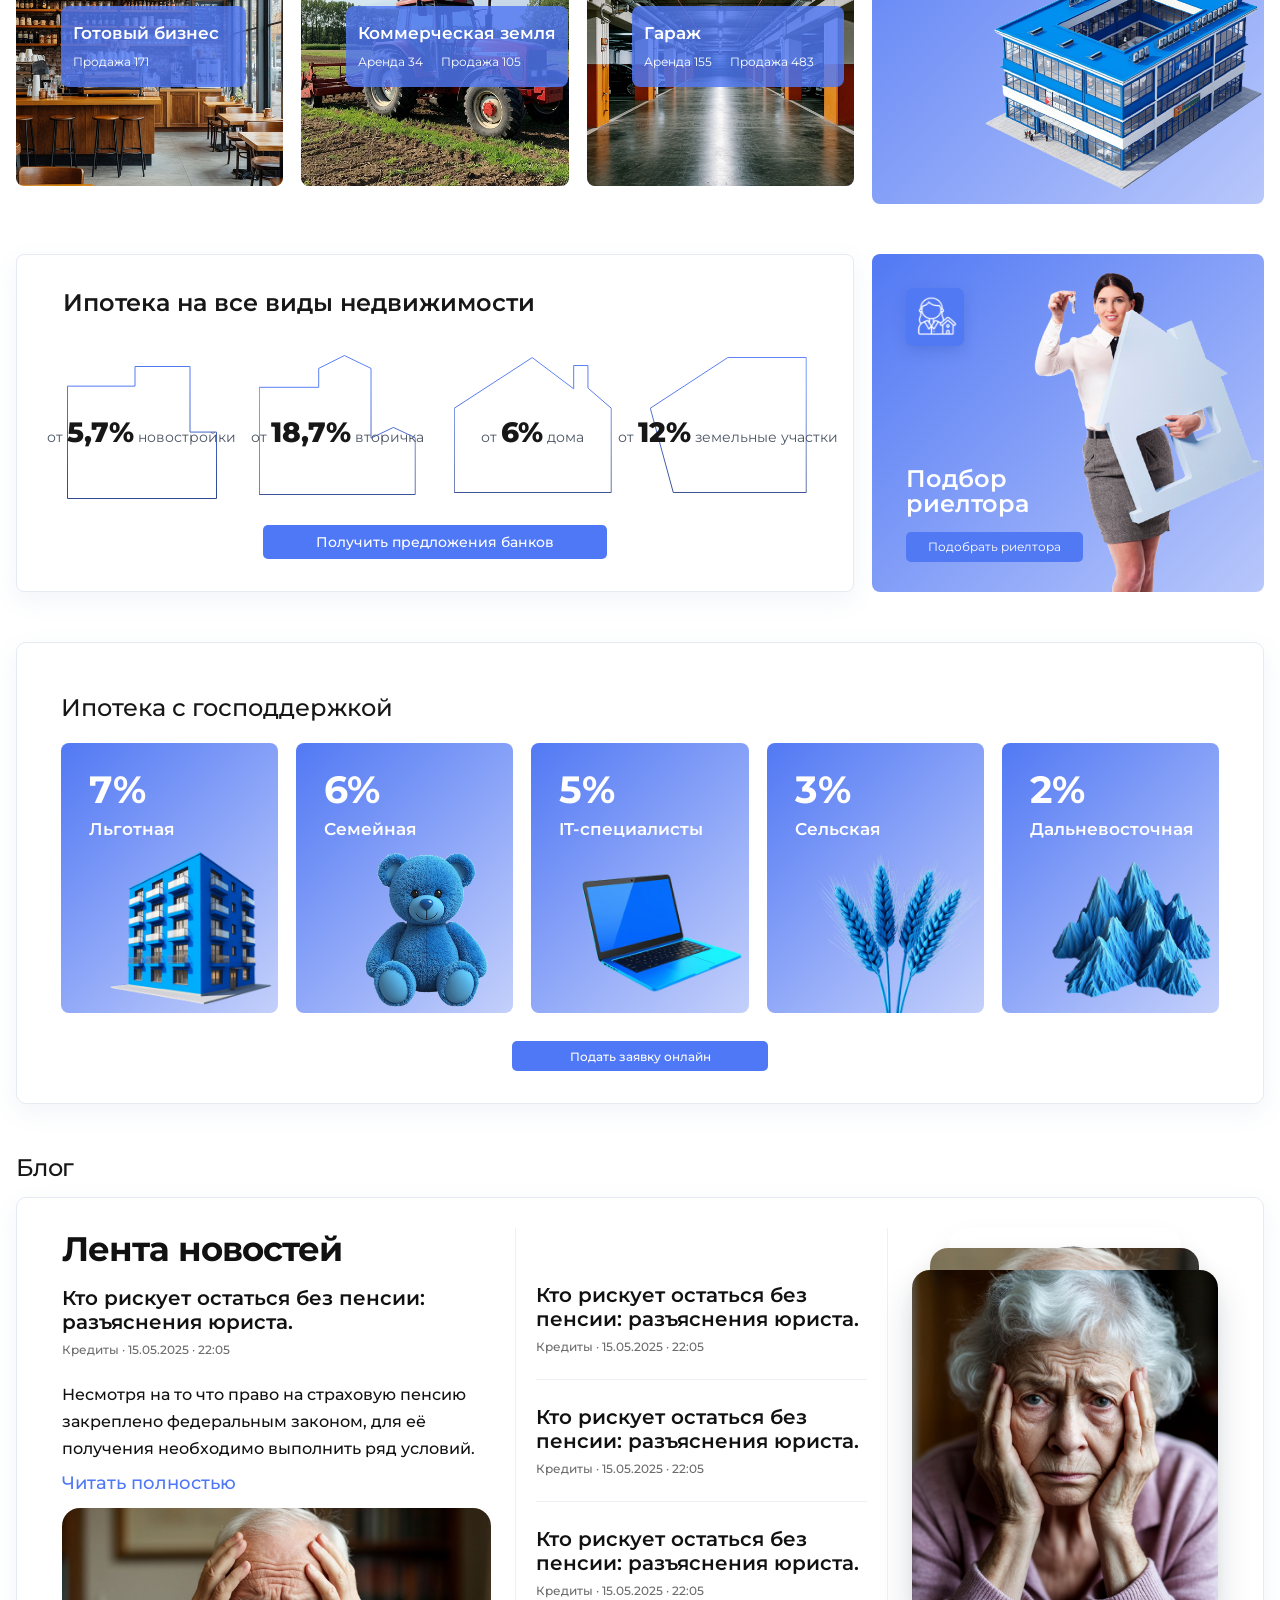
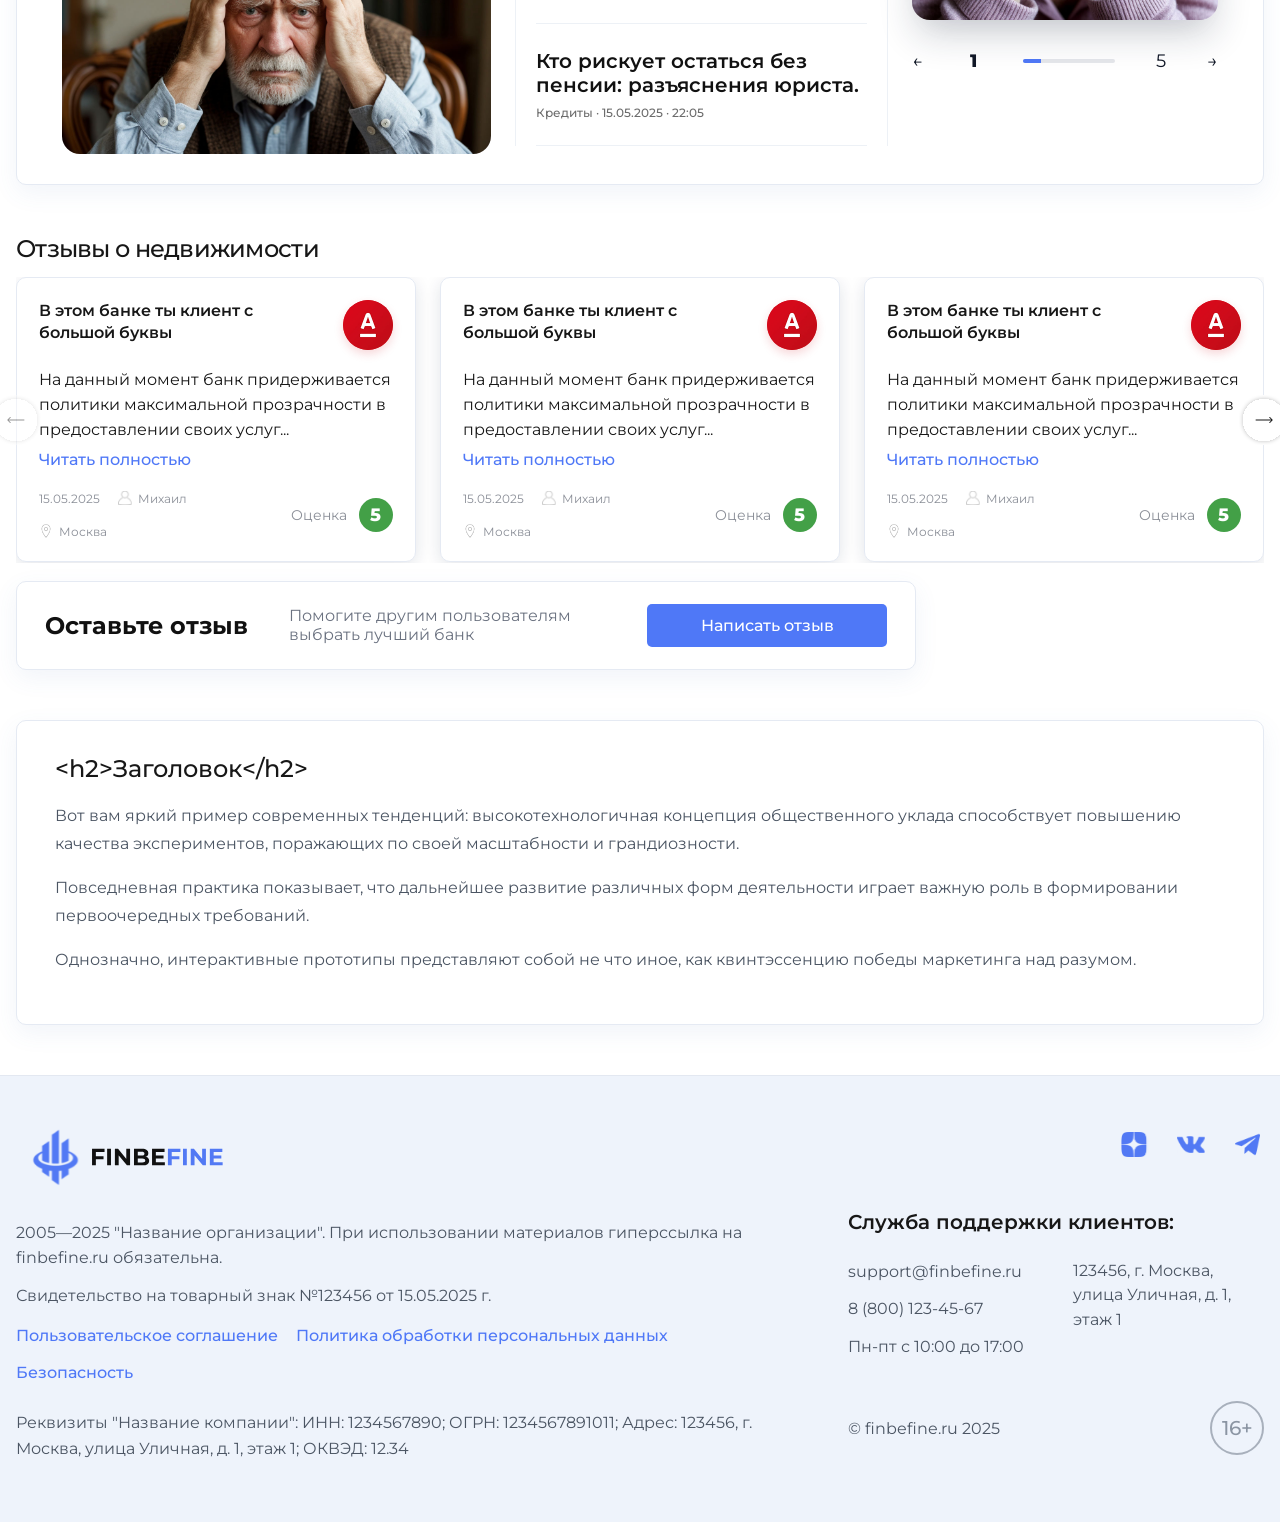
<file: realty.html>
<!doctype html>
<html lang="ru">
<head>
  <meta charset="UTF-8" />
  <meta name="viewport" content="width=device-width, initial-scale=1.0" />
  <title>FINBEFINE — Недвижимость</title>
  <link rel="preconnect" href="https://fonts.googleapis.com">
  <link rel="preconnect" href="https://fonts.gstatic.com" crossorigin>
  <link href="https://fonts.googleapis.com/css2?family=Montserrat:ital,wght@0,100..900;1,100..900&display=swap" rel="stylesheet">
  <link rel="icon" type="image/x-icon" href="favicon.ico">
  <link rel="stylesheet" href="./style.css?v=69">
</head>
<body>
  <header class="topbar">
    <div class="top-strip">
      <div class="container top-strip-inner">
        <div class="top-strip-links">
          <a href="#">
            <div class="icon">
              <img src="assets/point.svg" alt="point">
            </div>
            Москва
          </a>
          <div class="course">
            <a href="#">
              <div class="icon">
                <img src="assets/course.svg" alt="course">
              </div>
              Курсы валют
            </a>
            <div class="course-list">
              <div class="course-item">
                <span>USD</span>
                88.72 +0.01
              </div>
              <div class="course-item">
                <span>EUR</span>
                96.44 -0.12
              </div>
            </div>
          </div>
        </div>
        <div class="top-strip-actions language-select" data-language-select>
          <button class="language-toggle" type="button" aria-haspopup="listbox" aria-expanded="false">
            <span class="language-flag language-flag-ru" data-language-flag aria-hidden="true"></span>
            <span class="lang" data-language-current>RU</span>
            <span class="dropdown-arrow" aria-hidden="true">
              <img src="assets/arrow-down.svg" alt="">
            </span>
          </button>
          <div class="language-menu" role="listbox" aria-label="Выбор языка">
            <button class="language-option active" type="button" role="option" aria-selected="true" data-lang-value="RU" data-lang-code="ru" data-flag-class="language-flag-ru">
              <span class="language-flag language-flag-ru" aria-hidden="true"></span>
              Русский
            </button>
            <button class="language-option" type="button" role="option" aria-selected="false" data-lang-value="EN" data-lang-code="en" data-flag-class="language-flag-en">
              <span class="language-flag language-flag-en" aria-hidden="true"></span>
              English
            </button>
          </div>
        </div>
      </div>
    </div>
    <div class="container topbar-inner">
      <a href="index.html" class="brand">
        <img class="brand-mark" src="assets/logo.svg" alt="logo" />
      </a>

<input class="menu-toggle" type="checkbox" id="menu-toggle" aria-label="Открыть меню">
<label class="burger" for="menu-toggle" aria-hidden="true">
  <span></span>
  <span></span>
  <span></span>
</label>

<div class="mobile-menu">
  <nav class="nav" aria-label="Основное меню">
    <a href="credits.html">Кредиты</a>
    <a href="cards.html">Карты</a>
    <a href="zaimy.html">Займы</a>
    <a href="vklady.html">Вклады</a>
    <a href="insurance.html">Страхование</a>
    <a href="education.html">Образование</a>
    <a class="active" href="realty.html">Недвижимость</a>
  </nav>
  <button class="login-btn mobile-login-btn">
    <img src="assets/login.svg" alt="login">
    Войти
  </button>
</div>

      <div class="header-actions">
        <button class="login-btn">
          <img src="assets/login.svg" alt="login">
          Войти
        </button>
      </div>
    </div>
  </header>
<main class="realty-page">
  <div class="container">
    <section class="realty-hero">
      <div class="realty-hero-copy">
        <h1>Крупнейшая <span class="title-icon-inline"><img src="assets/realty-icon.svg" alt=""></span> база недвижимости <span>Москвы</span></h1>
        <p>В нашем сервисе представлен широкий спектр предложений недвижимости: новостройки, готовое жилье, коммерческие объекты и ипотечные программы. Подбирайте варианты, сравнивайте условия и находите подходящее решение рядом с работой, парком или родными.</p>
      </div>
      <a class="realty-hero-banner" href="#!" aria-label="Жилой комплекс Монэ">
        <img src="assets/realty-banner.png" alt="Жилой комплекс Монэ">
      </a>
    </section>

    <section class="realty-search-section">
<h2>Подбор жилья</h2>
<div class="realty-search-card">
  <div class="realty-mode-row" role="tablist" aria-label="Тип сделки" data-realty-modes>
    <button class="realty-mode active" type="button" aria-selected="true" data-realty-mode="buy">Купить</button>
    <button class="realty-mode" type="button" aria-selected="false" data-realty-mode="rent">Снять</button>
  </div>
  <div class="realty-search-row">
    <label class="realty-field realty-field-select">
      <select aria-label="Тип недвижимости" data-realty-type-select>
        <option>Квартира в новостройке</option>
        <option>Квартира во вторичке</option>
        <option>Дом</option>
        <option>Земельный участок</option>
      </select>
    </label>
    <label class="realty-field realty-field-select">
      <select aria-label="Количество комнат">
        <option>Комнат</option>
        <option>1 комната</option>
        <option>2 комнаты</option>
        <option>3 комнаты</option>
        <option>4+ комнаты</option>
      </select>
    </label>
    <label class="realty-field realty-field-select">
      <select aria-label="Цена">
        <option>Цена</option>
        <option>до 5 млн ₽</option>
        <option>5-10 млн ₽</option>
        <option>10-20 млн ₽</option>
        <option>от 20 млн ₽</option>
      </select>
    </label>
    <label class="realty-field realty-field-search"><img src="assets/search.svg" alt=""><input type="search" placeholder="ЖК, адрес, метро, район" data-realty-search-input></label>
    <button class="primary-btn" type="button" onclick="window.location.href='realty-search.html'">Найти</button>
  </div>
</div>
    </section>

    <section class="realty-newbuild-section">
      <h2>Жилье в новостройках</h2>
      <div class="realty-newbuild-grid">
        <a class="realty-newbuild-tall realty-blue-card" href="#!">
          <div><h3>Купить квартиру<br>в новостройке</h3><p><b>1 - комнатные:</b> 1870 предложений</p><p><b>2 - комнатные:</b> 2106 предложений</p><p><b>3 - комнатные:</b> 578 предложений</p><span>Все предложения</span></div>
          <img src="assets/zhile.png" alt="Новостройка">
        </a>
        <div class="realty-newbuild-mini-grid">
          <a class="realty-image-card" href="#!"><img src="assets/zhk-1.png" alt="Строящиеся ЖК"><span><b>Строящиеся ЖК</b><em>58 предложений</em></span></a>
          <a class="realty-image-card" href="#!"><img src="assets/zhk-2.png" alt="Сданные ЖК"><span><b>Сданные ЖК</b><em>119 предложений</em></span></a>
          <a class="realty-image-card" href="#!"><img src="assets/zhk-3.png" alt="Квартиры от застройщиков"><span><b>Квартиры от застройщиков</b><em>58 предложений</em></span></a>
          <a class="realty-blue-card realty-builder-card" href="#!"><div><h3>Каталог<br>застройщиков</h3><span>458 предложений</span></div><img src="assets/zastroychik.png" alt="Каталог застройщиков"><i><img src="assets/realty-icon.svg" alt=""></i></a>
        </div>
        <a class="realty-map-card" href="#!"><div><h3>Поиск на карте</h3><p>Ищите новостройки рядом с работой, парком или родственниками</p><span>Найти на карте</span></div></a>
      </div>
    </section>

<section class="realty-picked-section" data-realty-picked-slider>
  <h2>Подобрали ЖК для Вас</h2>
  <button class="realty-picked-arrow realty-picked-arrow--prev" type="button" aria-label="Предыдущие ЖК" data-realty-picked-prev><img src="assets/arrow-right-slider.svg" alt="" aria-hidden="true"></button>
  <div class="realty-picked-viewport">
    <div class="realty-picked-grid" data-realty-picked-track>
      <article class="realty-complex-card"><img src="assets/zhk-image-1.png" alt="ЖК Германия"><div><h3>ЖК Германия</h3><span>250 квартир</span><p>Сдан</p><b>от 18 138 416 ₽</b><small>г. Москва, ул. Центральная</small></div></article>
      <article class="realty-request-card"><img src="assets/kvartira-icon.png" alt="Подбор квартиры"><h3>Бесплатно подберем<br>и поможем купить квартиру</h3><button type="button">Подать заявку</button></article>
      <article class="realty-complex-card"><img src="assets/zhk-image-2.png" alt="ЖК Зеленодар"><div><h3>ЖК Зеленодар</h3><span>250 квартир</span><p>Сдан</p><b>от 5 820 000 ₽</b><small>г. Москва, ул. Центральная</small></div></article>
      <article class="realty-complex-card"><img src="assets/zhk-image-3.png" alt="ЖК Славянка"><div><h3>ЖК Славянка</h3><span>250 квартир</span><p>Сдан</p><b>от 3 660 500 ₽</b><small>г. Москва, ул. Центральная</small></div></article>
      <article class="realty-complex-card"><img src="assets/zhk-1.png" alt="ЖК Лесной"><div><h3>ЖК Лесной</h3><span>250 квартир</span><p>Сдан</p><b>от 7 420 000 ₽</b><small>г. Москва, ул. Центральная</small></div></article>
      <article class="realty-complex-card"><img src="assets/zhk-2.png" alt="ЖК Солнечный"><div><h3>ЖК Солнечный</h3><span>250 квартир</span><p>Сдан</p><b>от 6 150 000 ₽</b><small>г. Москва, ул. Центральная</small></div></article>
    </div>
  </div>
  <button class="realty-picked-arrow realty-picked-arrow--next" type="button" aria-label="Следующие ЖК" data-realty-picked-next><img src="assets/arrow-right-slider.svg" alt="" aria-hidden="true"></button>
</section>

    <section class="realty-interest-section">
      <div class="section-head section-head-tight"><h2>Может заинтересовать</h2><a class="section-link" href="#!">Показать все 56 предложений</a></div>
      <div class="realty-interest-grid">
        <article class="realty-flat-card"><img src="assets/kvartira-image-1.png" alt="Квартира"><div><b>5 200 000 ₽</b><p>Квартира · 80м² · 2 этаж · 3 комнаты</p><small>г. Москва, ул. Центральная</small></div></article>
        <article class="realty-flat-card"><img src="assets/kvartira-image-2.png" alt="Квартира"><div><b>5 200 000 ₽</b><p>Квартира · 80м² · 2 этаж · 3 комнаты</p><small>г. Москва, ул. Центральная</small></div></article>
        <article class="realty-flat-card"><img src="assets/kvartira-image-3.png" alt="Квартира"><div><b>5 200 000 ₽</b><p>Квартира · 80м² · 2 этаж · 3 комнаты</p><small>г. Москва, ул. Центральная</small></div></article>
        <article class="realty-flat-card"><img src="assets/kvartira-image-4.png" alt="Квартира"><div><b>5 200 000 ₽</b><p>Квартира · 80м² · 2 этаж · 3 комнаты</p><small>г. Москва, ул. Центральная</small></div></article>
      </div>
      <div class="realty-wide-banners">
        <a href="#!"><img src="assets/realty-banner-1.png" alt="Риэлтор"></a>
        <a href="#!"><img src="assets/realty-banner-2.png" alt="Жилой комплекс"></a>
      </div>
    </section>

    <section class="realty-commercial-section">
      <h2>Коммерческая недвижимость</h2>
      <div class="realty-commercial-layout">
        <div class="realty-commercial-grid">
          <a class="realty-commercial-card" href="#!"><img src="assets/commerce-1.png" alt="Офисы"><span><b>Офисы</b><em>Аренда 476</em><em>Продажа 391</em></span></a>
          <a class="realty-commercial-card" href="#!"><img src="assets/commerce-2.png" alt="Склады"><span><b>Склады</b><em>Аренда 233</em><em>Продажа 101</em></span></a>
          <a class="realty-commercial-card" href="#!"><img src="assets/commerce-3.png" alt="Торговая площадь"><span><b>Торговая площадь</b><em>Аренда 385</em><em>Продажа 454</em></span></a>
          <a class="realty-commercial-card" href="#!"><img src="assets/commerce-4.png" alt="Производство"><span><b>Производство</b><em>Аренда 45</em><em>Продажа 40</em></span></a>
          <a class="realty-commercial-card" href="#!"><img src="assets/commerce-5.png" alt="Здание"><span><b>Здание</b><em>Аренда 58</em><em>Продажа 114</em></span></a>
          <a class="realty-commercial-card" href="#!"><img src="assets/commerce-6.png" alt="Свободного назначения"><span><b>Свободного назначения</b><em>Аренда 776</em><em>Продажа 1080</em></span></a>
          <a class="realty-commercial-card" href="#!"><img src="assets/commerce-7.png" alt="Готовый бизнес"><span><b>Готовый бизнес</b><em>Продажа 171</em></span></a>
          <a class="realty-commercial-card" href="#!"><img src="assets/commerce-8.png" alt="Коммерческая земля"><span><b>Коммерческая земля</b><em>Аренда 34</em><em>Продажа 105</em></span></a>
          <a class="realty-commercial-card" href="#!"><img src="assets/commerce-9.png" alt="Гараж"><span><b>Гараж</b><em>Аренда 155</em><em>Продажа 483</em></span></a>
        </div>
        <aside class="realty-commercial-aside">
          <a class="realty-blue-card realty-catalog-card" href="#!"><h3>Каталог<br>бизнес-центров</h3><img src="assets/catalog-image-1.png" alt="Бизнес-центры"><i><img src="assets/catalog-icon-1.svg" alt=""></i></a>
          <a class="realty-blue-card realty-catalog-card" href="#!"><h3>Каталог<br>торговых центров</h3><img src="assets/catalog-image-2.png" alt="Торговые центры"><i><img src="assets/catalog-icon-2.svg" alt=""></i></a>
        </aside>
      </div>
    </section>

    <section class="realty-mortgage-section">
      <div class="realty-mortgage-layout">
        <div class="realty-mortgage-card card-lite">
          <h2>Ипотека на все виды недвижимости</h2>
          <div class="realty-house-grid">
            <div><img src="assets/ipoteka-icon-1.svg" alt=""><span>от <b>5,7%</b> новостройки</span></div>
            <div><img src="assets/ipoteka-icon-2.svg" alt=""><span>от <b>18,7%</b> вторичка</span></div>
            <div><img src="assets/ipoteka-icon-3.svg" alt=""><span>от <b>6%</b> дома</span></div>
            <div><img src="assets/ipoteka-icon-4.svg" alt=""><span>от <b>12%</b> земельные участки</span></div>
          </div>
          <button class="primary-btn" type="button">Получить предложения банков</button>
        </div>
        <a class="realty-realtor-card realty-blue-card" href="#!"><h3>Подбор<br>риелтора</h3><button type="button">Подобрать риелтора</button><img src="assets/catalog-image-3.png" alt="Риелтор"><i><img src="assets/catalog-icon-3.svg" alt=""></i></a>
      </div>
    </section>

    <section class="realty-state-section card-lite">
      <h2>Ипотека с господдержкой</h2>
      <div class="realty-state-grid">
        <article><b>7%</b><span>Льготная</span><img src="assets/ipoteka-image-1.png" alt="Льготная ипотека"></article>
        <article><b>6%</b><span>Семейная</span><img src="assets/ipoteka-image-2.png" alt="Семейная ипотека"></article>
        <article><b>5%</b><span>IT-специалисты</span><img src="assets/ipoteka-image-3.png" alt="IT ипотека"></article>
        <article><b>3%</b><span>Сельская</span><img src="assets/ipoteka-image-4.png" alt="Сельская ипотека"></article>
        <article><b>2%</b><span>Дальневосточная</span><img src="assets/ipoteka-image-5.png" alt="Дальневосточная ипотека"></article>
      </div>
      <button class="primary-btn" type="button">Подать заявку онлайн</button>
    </section>

    <section class="news-section credit-news realty-blog-section">
      <div class="section-head section-head-tight"><h2>Блог</h2></div>
      <article class="news-card">
        <div class="news-col news-feature"><h3>Лента новостей</h3><h4>Кто рискует остаться без пенсии: разъяснения юриста.</h4><div class="news-meta">Кредиты · 15.05.2025 · 22:05</div><p>Несмотря на то что право на страховую пенсию закреплено федеральным законом, для её получения необходимо выполнить ряд условий.</p><a href="#" class="section-link">Читать полностью</a><img src="assets/news-old-man.png" alt="Новость"></div>
        <div class="news-col news-list"><div class="news-item"><h5>Кто рискует остаться без пенсии: разъяснения юриста.</h5><div class="news-meta">Кредиты · 15.05.2025 · 22:05</div></div><div class="news-item"><h5>Кто рискует остаться без пенсии: разъяснения юриста.</h5><div class="news-meta">Кредиты · 15.05.2025 · 22:05</div></div><div class="news-item"><h5>Кто рискует остаться без пенсии: разъяснения юриста.</h5><div class="news-meta">Кредиты · 15.05.2025 · 22:05</div></div><div class="news-item"><h5>Кто рискует остаться без пенсии: разъяснения юриста.</h5><div class="news-meta">Кредиты · 15.05.2025 · 22:05</div></div></div>
        <div class="news-col news-slider" data-news-slider><div class="news-slider-stack"><img class="slider-layer slider-layer-back slider-layer-back-two" data-slider-back-two src="assets/hero-travel.png" alt=""><img class="slider-layer slider-layer-back slider-layer-back-one" data-slider-back-one src="assets/news-old-man.png" alt=""><img class="slider-layer slider-layer-front" data-slider-image src="assets/news-old-woman.png" alt="Новость"></div><div class="slider-nav"><button class="slider-arrow" type="button" data-slider-prev aria-label="Предыдущая новость">←</button><span class="slider-count" data-slider-current>1</span><div class="slider-bar"><i data-slider-progress></i></div><span data-slider-total>5</span><button class="slider-arrow" type="button" data-slider-next aria-label="Следующая новость">→</button></div></div>
      </article>
    </section>

    <section class="credit-reviews-section realty-reviews-section">
      <div class="section-head section-head-tight"><h2>Отзывы о недвижимости</h2></div>
      <div class="credit-reviews-slider" data-credit-reviews-slider><button class="credit-review-arrow credit-review-arrow--prev" type="button" aria-label="Предыдущие отзывы" data-credit-reviews-prev><img src="assets/arrow-right-slider.svg" alt="" aria-hidden="true"></button><div class="credit-review-viewport"><div class="credit-review-track" data-credit-reviews-track><article class="review-card"><div class="review-top"><h4>В этом банке ты клиент с большой буквы</h4><span class="review-badge"><img src="assets/bank-logo.png" alt=""></span></div><p>На данный момент банк придерживается политики максимальной прозрачности в предоставлении своих услуг...</p><a href="#" class="section-link">Читать полностью</a><div class="review-bottom"><div class="review-meta"><span>15.05.2025</span><span>Михаил</span><span>Москва</span></div><div class="review-score"><span>Оценка</span><b class="score">5</b></div></div></article><article class="review-card"><div class="review-top"><h4>В этом банке ты клиент с большой буквы</h4><span class="review-badge"><img src="assets/bank-logo.png" alt=""></span></div><p>На данный момент банк придерживается политики максимальной прозрачности в предоставлении своих услуг...</p><a href="#" class="section-link">Читать полностью</a><div class="review-bottom"><div class="review-meta"><span>15.05.2025</span><span>Михаил</span><span>Москва</span></div><div class="review-score"><span>Оценка</span><b class="score">5</b></div></div></article><article class="review-card"><div class="review-top"><h4>В этом банке ты клиент с большой буквы</h4><span class="review-badge"><img src="assets/bank-logo.png" alt=""></span></div><p>На данный момент банк придерживается политики максимальной прозрачности в предоставлении своих услуг...</p><a href="#" class="section-link">Читать полностью</a><div class="review-bottom"><div class="review-meta"><span>15.05.2025</span><span>Михаил</span><span>Москва</span></div><div class="review-score"><span>Оценка</span><b class="score">5</b></div></div></article><article class="review-card"><div class="review-top"><h4>В этом банке ты клиент с большой буквы</h4><span class="review-badge"><img src="assets/bank-logo.png" alt=""></span></div><p>На данный момент банк придерживается политики максимальной прозрачности в предоставлении своих услуг...</p><a href="#" class="section-link">Читать полностью</a><div class="review-bottom"><div class="review-meta"><span>15.05.2025</span><span>Михаил</span><span>Москва</span></div><div class="review-score"><span>Оценка</span><b class="score">5</b></div></div></article></div></div><button class="credit-review-arrow credit-review-arrow--next" type="button" aria-label="Следующие отзывы" data-credit-reviews-next><img src="assets/arrow-right-slider.svg" alt="" aria-hidden="true"></button></div>
      <div class="credit-leave-review"><h3>Оставьте отзыв</h3><p>Помогите другим пользователям выбрать лучший банк</p><button class="primary-btn">Написать отзыв</button></div>
    </section>

    <section class="credit-seo card-lite"><h2>&lt;h2&gt;Заголовок&lt;/h2&gt;</h2><p>Вот вам яркий пример современных тенденций: высокотехнологичная концепция общественного уклада способствует повышению качества экспериментов, поражающих по своей масштабности и грандиозности.</p><p>Повседневная практика показывает, что дальнейшее развитие различных форм деятельности играет важную роль в формировании первоочередных требований.</p><p>Однозначно, интерактивные прототипы представляют собой не что иное, как квинтэссенцию победы маркетинга над разумом.</p></section>
  </div>
</main>

<footer class="site-footer">
    <div class="container footer-wrap">
      <div class="footer-left">
        <a href="index.html" class="brand footer-brand">
          <img class="brand-mark" src="assets/logo.svg" alt="FINBEFINE.RU" />
        </a>
        <p>2005—2025 "Название организации". При использовании материалов гиперссылка на finbefine.ru обязательна.</p>
        <p>Свидетельство на товарный знак №123456 от 15.05.2025 г.</p>
        <div class="footer-links">
          <a href="#">Пользовательское соглашение</a>
          <a href="#">Политика обработки персональных данных</a>
          <a href="#">Безопасность</a>
        </div>
        <p>Реквизиты "Название компании": ИНН: 1234567890; ОГРН: 1234567891011; Адрес: 123456, г. Москва, улица Уличная, д. 1, этаж 1; ОКВЭД: 12.34</p>
      </div>
      <div class="footer-right">
        <nav class="footer-socials" aria-label="Социальные сети">
          <a href="#!" aria-label="Дзен"><img src="assets/dzen.svg" alt=""></a>
          <a href="#!" aria-label="ВКонтакте"><img src="assets/vk.svg" alt=""></a>
          <a href="#!" aria-label="Telegram"><img src="assets/tg.svg" alt=""></a>
        </nav>
        <div class="support-title">Служба поддержки клиентов:</div>
        <div class="footer-support">
          <div class="footer-support-main">
            <a href="mailto:support@finbefine.ru">support@finbefine.ru</a>
            <a href="tel:88001234567">8 (800) 123-45-67</a>
            <span>Пн-пт с 10:00 до 17:00</span>
          </div>
          <address>123456, г. Москва, улица Уличная, д. 1, этаж 1</address>
        </div>
        <div class="footer-bottom-row">
          <div class="copy">© finbefine.ru 2025</div>
          <div class="age-badge" aria-label="Возрастное ограничение 16 плюс">16+</div>
        </div>
      </div>
    </div>
  </footer>
  <script>
    document.addEventListener('DOMContentLoaded', function () {
      function setupTabs(tabSelector, panelSelector, tabAttribute, panelAttribute) {
        var tabs = Array.prototype.slice.call(document.querySelectorAll(tabSelector));
        var panels = Array.prototype.slice.call(document.querySelectorAll(panelSelector));

        tabs.forEach(function (tab) {
          tab.addEventListener('click', function () {
            var target = tab.getAttribute(tabAttribute);

            tabs.forEach(function (item) {
              var isActive = item === tab;
              item.classList.toggle('active', isActive);
              item.setAttribute('aria-selected', isActive ? 'true' : 'false');
            });

            panels.forEach(function (panel) {
              panel.classList.toggle('active', panel.getAttribute(panelAttribute) === target);
            });
          });
        });
      }

      setupTabs('[data-offer-tab]', '[data-offer-panel]', 'data-offer-tab', 'data-offer-panel');
      setupTabs('[data-bank-tab]', '[data-bank-panel]', 'data-bank-tab', 'data-bank-panel');
      setupTabs('[data-review-tab]', '[data-review-panel]', 'data-review-tab', 'data-review-panel');
      setupTabs('[data-news-tab]', '[data-news-panel]', 'data-news-tab', 'data-news-panel');

      var languageSelect = document.querySelector('[data-language-select]');
      if (languageSelect) {
        var languageToggle = languageSelect.querySelector('.language-toggle');
        var languageCurrent = languageSelect.querySelector('[data-language-current]');
        var languageFlag = languageSelect.querySelector('[data-language-flag]');
        var languageOptions = Array.prototype.slice.call(languageSelect.querySelectorAll('.language-option'));

        function closeLanguageMenu() {
          languageSelect.classList.remove('open');
          languageToggle.setAttribute('aria-expanded', 'false');
        }

        languageToggle.addEventListener('click', function () {
          var isOpen = languageSelect.classList.toggle('open');
          languageToggle.setAttribute('aria-expanded', isOpen ? 'true' : 'false');
        });

        languageOptions.forEach(function (option) {
          option.addEventListener('click', function () {
            languageCurrent.textContent = option.getAttribute('data-lang-value');
            document.documentElement.setAttribute('lang', option.getAttribute('data-lang-code'));
            languageFlag.className = 'language-flag ' + option.getAttribute('data-flag-class');

            languageOptions.forEach(function (item) {
              var isActive = item === option;
              item.classList.toggle('active', isActive);
              item.setAttribute('aria-selected', isActive ? 'true' : 'false');
            });

            closeLanguageMenu();
          });
        });

        document.addEventListener('click', function (event) {
          if (!languageSelect.contains(event.target)) {
            closeLanguageMenu();
          }
        });

        document.addEventListener('keydown', function (event) {
          if (event.key === 'Escape') {
            closeLanguageMenu();
          }
        });
      }

      var newsSlider = document.querySelector('[data-news-slider]');
      if (newsSlider) {
        var slides = [
          { src: './assets/figma/news-old-woman.png', alt: 'Новость о пенсиях' },
          { src: './assets/figma/news-old-man.png', alt: 'Новость о пенсионных условиях' },
          { src: './assets/hero-man.png', alt: 'Финансовые продукты' },
          { src: './assets/hero-travel.png', alt: 'Туристическое страхование' },
          { src: './assets/promo-credit.png', alt: 'Помощь с кредитом' }
        ];
        var currentSlide = 0;
        var isSliderAnimating = false;
        var sliderStack = newsSlider.querySelector('.news-slider-stack');
        var frontImage = newsSlider.querySelector('[data-slider-image]');
        var backOneImage = newsSlider.querySelector('[data-slider-back-one]');
        var backTwoImage = newsSlider.querySelector('[data-slider-back-two]');
        var currentLabel = newsSlider.querySelector('[data-slider-current]');
        var totalLabel = newsSlider.querySelector('[data-slider-total]');
        var progress = newsSlider.querySelector('[data-slider-progress]');
        var prevButton = newsSlider.querySelector('[data-slider-prev]');
        var nextButton = newsSlider.querySelector('[data-slider-next]');

        function getSlide(index) {
          return slides[(index + slides.length) % slides.length];
        }

        function setImage(image, slide) {
          image.src = slide.src;
          image.alt = slide.alt;
        }

        function updateNewsSlider(direction) {
          setImage(frontImage, getSlide(currentSlide));
          setImage(backOneImage, getSlide(currentSlide + 1));
          setImage(backTwoImage, getSlide(currentSlide + 2));
          currentLabel.textContent = String(currentSlide + 1);
          totalLabel.textContent = String(slides.length);
          progress.style.width = ((currentSlide + 1) / slides.length * 100) + '%';

          if (direction) {
            sliderStack.classList.remove('is-next', 'is-prev');
            void sliderStack.offsetWidth;
            sliderStack.classList.add(direction === 'prev' ? 'is-prev' : 'is-next');
          }
        }

        function moveNewsSlider(step, direction) {
          if (isSliderAnimating) {
            return;
          }
          isSliderAnimating = true;
          currentSlide = (currentSlide + step + slides.length) % slides.length;
          updateNewsSlider(direction);
          window.setTimeout(function () {
            sliderStack.classList.remove('is-next', 'is-prev');
            isSliderAnimating = false;
          }, 480);
        }

        prevButton.addEventListener('click', function () {
          moveNewsSlider(-1, 'prev');
        });

        nextButton.addEventListener('click', function () {
          moveNewsSlider(1, 'next');
        });

        updateNewsSlider();
      }

      var educationCoursesSlider = document.querySelector('.education-courses-slider');
      if (educationCoursesSlider) {
        var educationCoursesTrack = educationCoursesSlider.querySelector('.education-course-grid');
        var educationCoursesPrev = educationCoursesSlider.querySelector('.education-arrow--prev');
        var educationCoursesNext = educationCoursesSlider.querySelector('.education-arrow--next');
        var educationCourseCards = Array.prototype.slice.call(educationCoursesTrack.querySelectorAll('.education-course-card'));
        educationCourseCards.forEach(function (card) {
          var clone = card.cloneNode(true);
          clone.setAttribute('aria-hidden', 'true');
          educationCoursesTrack.appendChild(clone);
        });
        educationCourseCards = Array.prototype.slice.call(educationCoursesTrack.querySelectorAll('.education-course-card'));
        var educationCourseIndex = 0;

        function getVisibleEducationCourses() {
          if (window.matchMedia('(max-width: 760px)').matches) {
            return 1;
          }
          if (window.matchMedia('(max-width: 1180px)').matches) {
            return 3;
          }
          return 5;
        }

        function updateEducationCoursesSlider() {
          var visible = getVisibleEducationCourses();
          var maxIndex = Math.max(0, educationCourseCards.length - visible);
          educationCourseIndex = Math.max(0, Math.min(educationCourseIndex, maxIndex));
          var cardWidth = educationCourseCards[0] ? educationCourseCards[0].getBoundingClientRect().width : 0;
          var gap = parseFloat(getComputedStyle(educationCoursesTrack).gap) || 0;
          educationCoursesTrack.style.transform = 'translateX(' + (educationCourseIndex * -(cardWidth + gap)) + 'px)';
          educationCoursesPrev.disabled = educationCourseIndex === 0;
          educationCoursesNext.disabled = educationCourseIndex === maxIndex;
        }

        educationCoursesPrev.addEventListener('click', function () {
          educationCourseIndex -= 1;
          updateEducationCoursesSlider();
        });

        educationCoursesNext.addEventListener('click', function () {
          educationCourseIndex += 1;
          updateEducationCoursesSlider();
        });

        window.addEventListener('resize', updateEducationCoursesSlider);
        updateEducationCoursesSlider();
      }


      var educationCategories = document.querySelector('[data-education-categories]');
      if (educationCategories) {
        var categoryButtons = Array.prototype.slice.call(educationCategories.querySelectorAll('button'));
        var categoryTitle = document.querySelector('[data-education-program-title]');
        var categoryLink = document.querySelector('[data-education-program-link]');
        var categoryCounts = {
          'Информационные технологии': 56,
          'Иностранные языки': 42,
          'Бизнес и менеджмент': 38,
          'Творчество и дизайн': 31,
          'Личностный рост': 25,
          'Школьникам': 34,
          'Педагогика': 19,
          'Учебные и академические дисциплины': 28,
          'Архитектура и инженерное дело': 14,
          'Технологии и инновации': 22,
          'Досуг': 16,
          'Здоровье и безопасность': 18
        };

        categoryButtons.forEach(function (button) {
          button.addEventListener('click', function () {
            var title = button.getAttribute('data-category-title') || button.textContent.trim();

            categoryButtons.forEach(function (item) {
              item.classList.toggle('active', item === button);
            });

            if (categoryTitle) {
              categoryTitle.textContent = title;
            }

            if (categoryLink) {
              categoryLink.textContent = 'Показать все ' + (categoryCounts[title] || 25) + ' курсов';
            }
          });
        });
      }


var realtyModes = document.querySelector('[data-realty-modes]');
var realtyTypeSelect = document.querySelector('[data-realty-type-select]');
var realtySearchInput = document.querySelector('[data-realty-search-input]');

if (realtyModes && realtyTypeSelect) {
  var realtyTypeOptions = {
    buy: ['Квартира в новостройке', 'Квартира во вторичке', 'Дом', 'Земельный участок'],
    rent: ['Квартира на длительный срок', 'Комната', 'Дом', 'Апартаменты']
  };
  var realtyPlaceholders = {
    buy: 'ЖК, адрес, метро, район',
    rent: 'Адрес, метро, район'
  };

  function updateRealtySearchMode(mode) {
    var options = realtyTypeOptions[mode] || realtyTypeOptions.buy;
    realtyTypeSelect.innerHTML = options.map(function (item) {
      return '<option>' + item + '</option>';
    }).join('');

    if (realtySearchInput) {
      realtySearchInput.placeholder = realtyPlaceholders[mode] || realtyPlaceholders.buy;
    }
  }

  Array.prototype.slice.call(realtyModes.querySelectorAll('[data-realty-mode]')).forEach(function (button) {
    button.addEventListener('click', function () {
      var mode = button.getAttribute('data-realty-mode');

      Array.prototype.slice.call(realtyModes.querySelectorAll('[data-realty-mode]')).forEach(function (item) {
        var isActive = item === button;
        item.classList.toggle('active', isActive);
        item.setAttribute('aria-selected', isActive ? 'true' : 'false');
      });

      updateRealtySearchMode(mode);
    });
  });
}

var realtyPickedSlider = document.querySelector('[data-realty-picked-slider]');
if (realtyPickedSlider) {
  var realtyPickedTrack = realtyPickedSlider.querySelector('[data-realty-picked-track]');
  var realtyPickedPrev = realtyPickedSlider.querySelector('[data-realty-picked-prev]');
  var realtyPickedNext = realtyPickedSlider.querySelector('[data-realty-picked-next]');
  var realtyPickedCards = Array.prototype.slice.call(realtyPickedTrack.children);
  var realtyPickedIndex = 0;

  function getVisibleRealtyPicked() {
    if (window.matchMedia('(max-width: 860px)').matches) {
      return 1;
    }
    if (window.matchMedia('(max-width: 1180px)').matches) {
      return 2;
    }
    return 4;
  }

  function updateRealtyPickedSlider() {
    var visible = getVisibleRealtyPicked();
    var maxIndex = Math.max(0, realtyPickedCards.length - visible);
    realtyPickedIndex = Math.max(0, Math.min(realtyPickedIndex, maxIndex));
    var cardWidth = realtyPickedCards[0] ? realtyPickedCards[0].getBoundingClientRect().width : 0;
    var gap = parseFloat(getComputedStyle(realtyPickedTrack).gap) || 0;
    realtyPickedTrack.style.transform = 'translateX(' + (realtyPickedIndex * -(cardWidth + gap)) + 'px)';
    realtyPickedPrev.disabled = realtyPickedIndex === 0;
    realtyPickedNext.disabled = realtyPickedIndex === maxIndex;
  }

  realtyPickedPrev.addEventListener('click', function () {
    realtyPickedIndex -= 1;
    updateRealtyPickedSlider();
  });

  realtyPickedNext.addEventListener('click', function () {
    realtyPickedIndex += 1;
    updateRealtyPickedSlider();
  });

  window.addEventListener('resize', updateRealtyPickedSlider);
  updateRealtyPickedSlider();
}

      var creditReviewsSlider = document.querySelector("[data-credit-reviews-slider]");

      if (creditReviewsSlider) {
        var reviewsTrack = creditReviewsSlider.querySelector("[data-credit-reviews-track]");
        var reviewsPrev = creditReviewsSlider.querySelector("[data-credit-reviews-prev]");
        var reviewsNext = creditReviewsSlider.querySelector("[data-credit-reviews-next]");
        var reviewCards = Array.prototype.slice.call(reviewsTrack.querySelectorAll(".review-card"));
        var reviewIndex = 0;

        function getVisibleReviews() {
          return window.matchMedia("(max-width: 980px)").matches ? 1 : 3;
        }

        function updateCreditReviewsSlider() {
          var visible = getVisibleReviews();
          var maxIndex = Math.max(0, reviewCards.length - visible);
          reviewIndex = Math.min(reviewIndex, maxIndex);
          var cardWidth = reviewCards[0] ? reviewCards[0].getBoundingClientRect().width : 0;
          var gap = parseFloat(getComputedStyle(reviewsTrack).gap) || 0;
          reviewsTrack.style.transform = "translateX(" + (reviewIndex * -(cardWidth + gap)) + "px)";
          reviewsPrev.disabled = reviewIndex === 0;
          reviewsNext.disabled = reviewIndex === maxIndex;
        }

        reviewsPrev.addEventListener("click", function () {
          reviewIndex -= 1;
          updateCreditReviewsSlider();
        });

        reviewsNext.addEventListener("click", function () {
          reviewIndex += 1;
          updateCreditReviewsSlider();
        });

        window.addEventListener("resize", updateCreditReviewsSlider);
        updateCreditReviewsSlider();
      }

      var creditAmountRange = document.querySelector("[data-credit-amount-range]");
      var creditAmountValue = document.querySelector("[data-credit-amount-value]");

      if (creditAmountRange && creditAmountValue) {
        function formatCreditAmount(value) {
          return Number(value).toLocaleString("ru-RU") + " ₽";
        }

        function updateCreditAmount() {
          var min = Number(creditAmountRange.min);
          var max = Number(creditAmountRange.max);
          var value = Number(creditAmountRange.value);
          var progress = ((value - min) / (max - min)) * 100;
          creditAmountValue.value = formatCreditAmount(value);
          creditAmountRange.style.setProperty("--credit-progress", progress + "%");
        }

        creditAmountRange.addEventListener("input", updateCreditAmount);
        updateCreditAmount();
      }

      var bankSearch = document.querySelector('.bank-search');
      var bankTiles = Array.prototype.slice.call(document.querySelectorAll('[data-bank-name]'));
      var bankEmpty = document.querySelector('.bank-empty');

      if (bankSearch && bankTiles.length && bankEmpty) {
        function normalizeBankText(value) {
          return value.toLowerCase().replace(/[\s\-]+/g, '');
        }

        bankSearch.addEventListener('input', function () {
          var query = normalizeBankText(bankSearch.value.trim());
          var visibleCount = 0;

          bankTiles.forEach(function (tile) {
            var name = normalizeBankText(tile.getAttribute('data-bank-name'));
            var isVisible = !query || name.indexOf(query) !== -1;
            tile.hidden = !isVisible;
            if (isVisible) {
              visibleCount += 1;
            }
          });

          bankEmpty.hidden = visibleCount > 0;
        });
      }
    });
  </script>
</body>

</html>
</file>
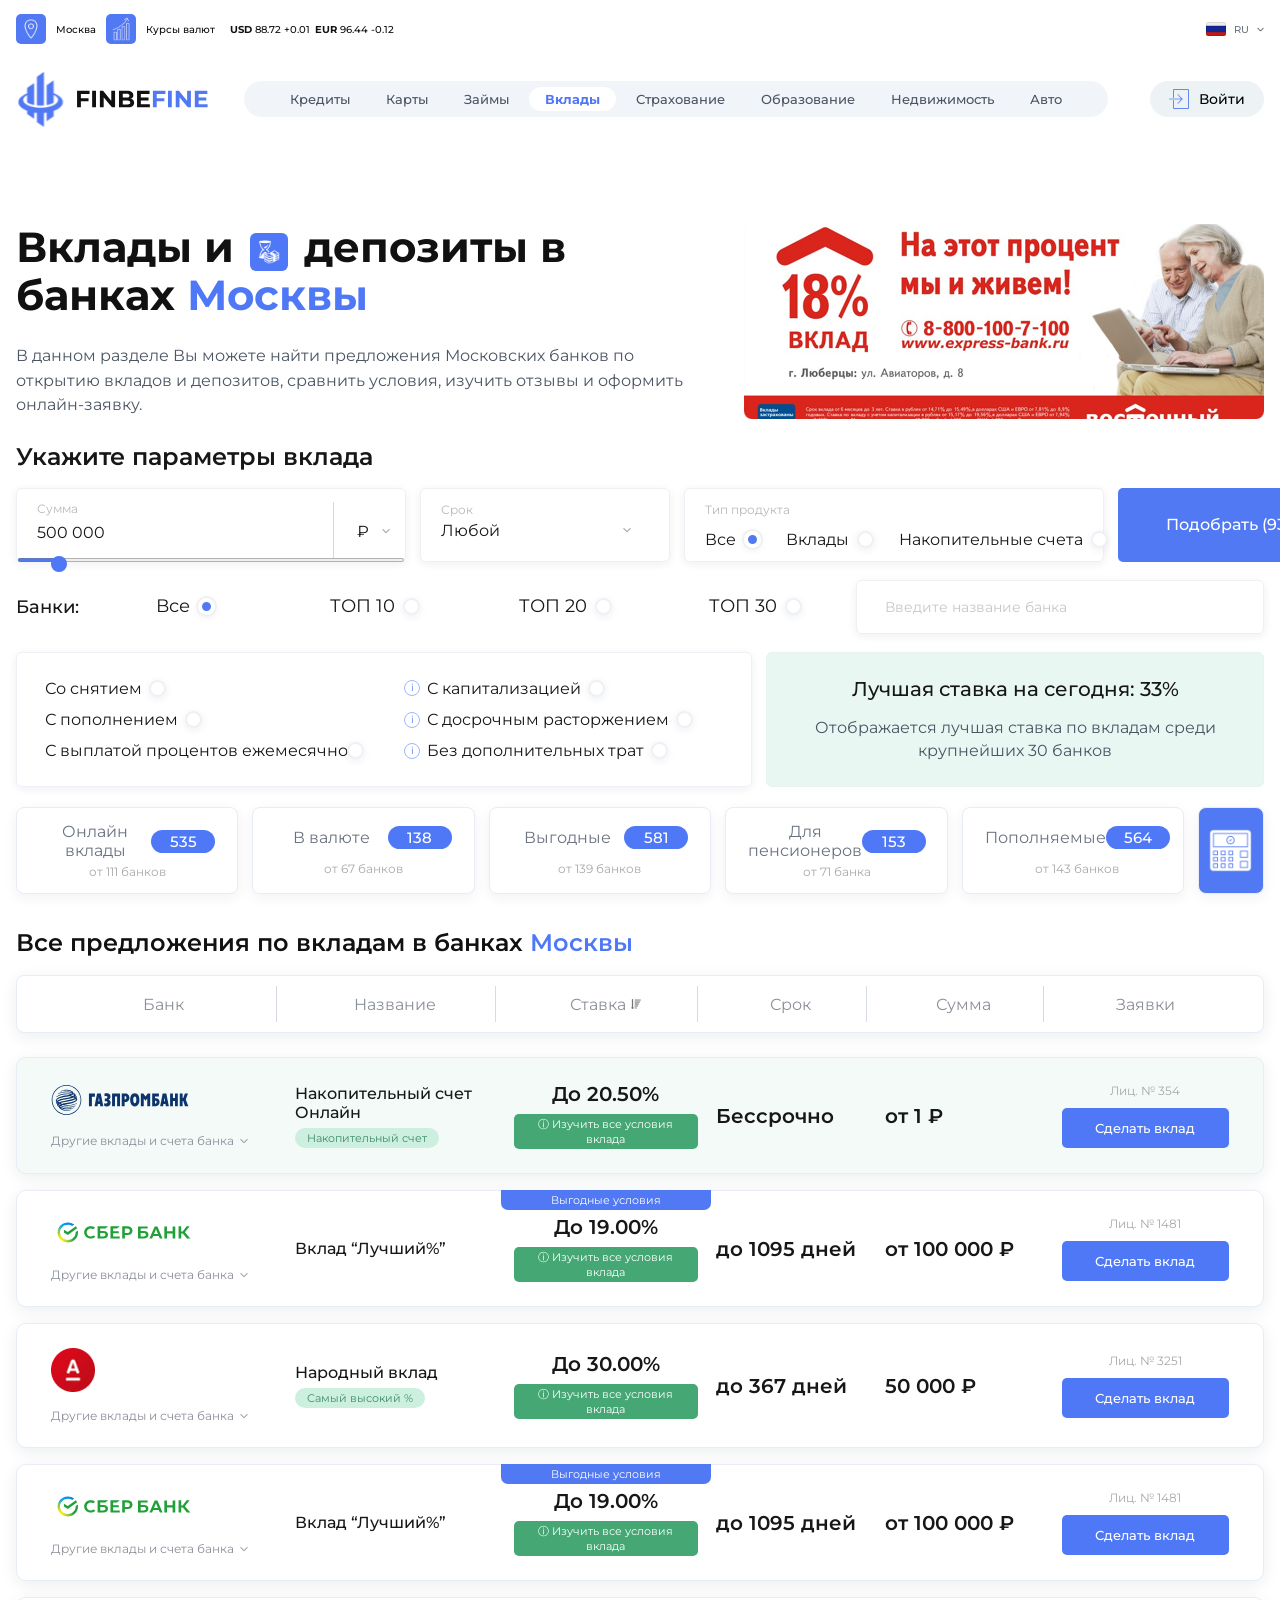
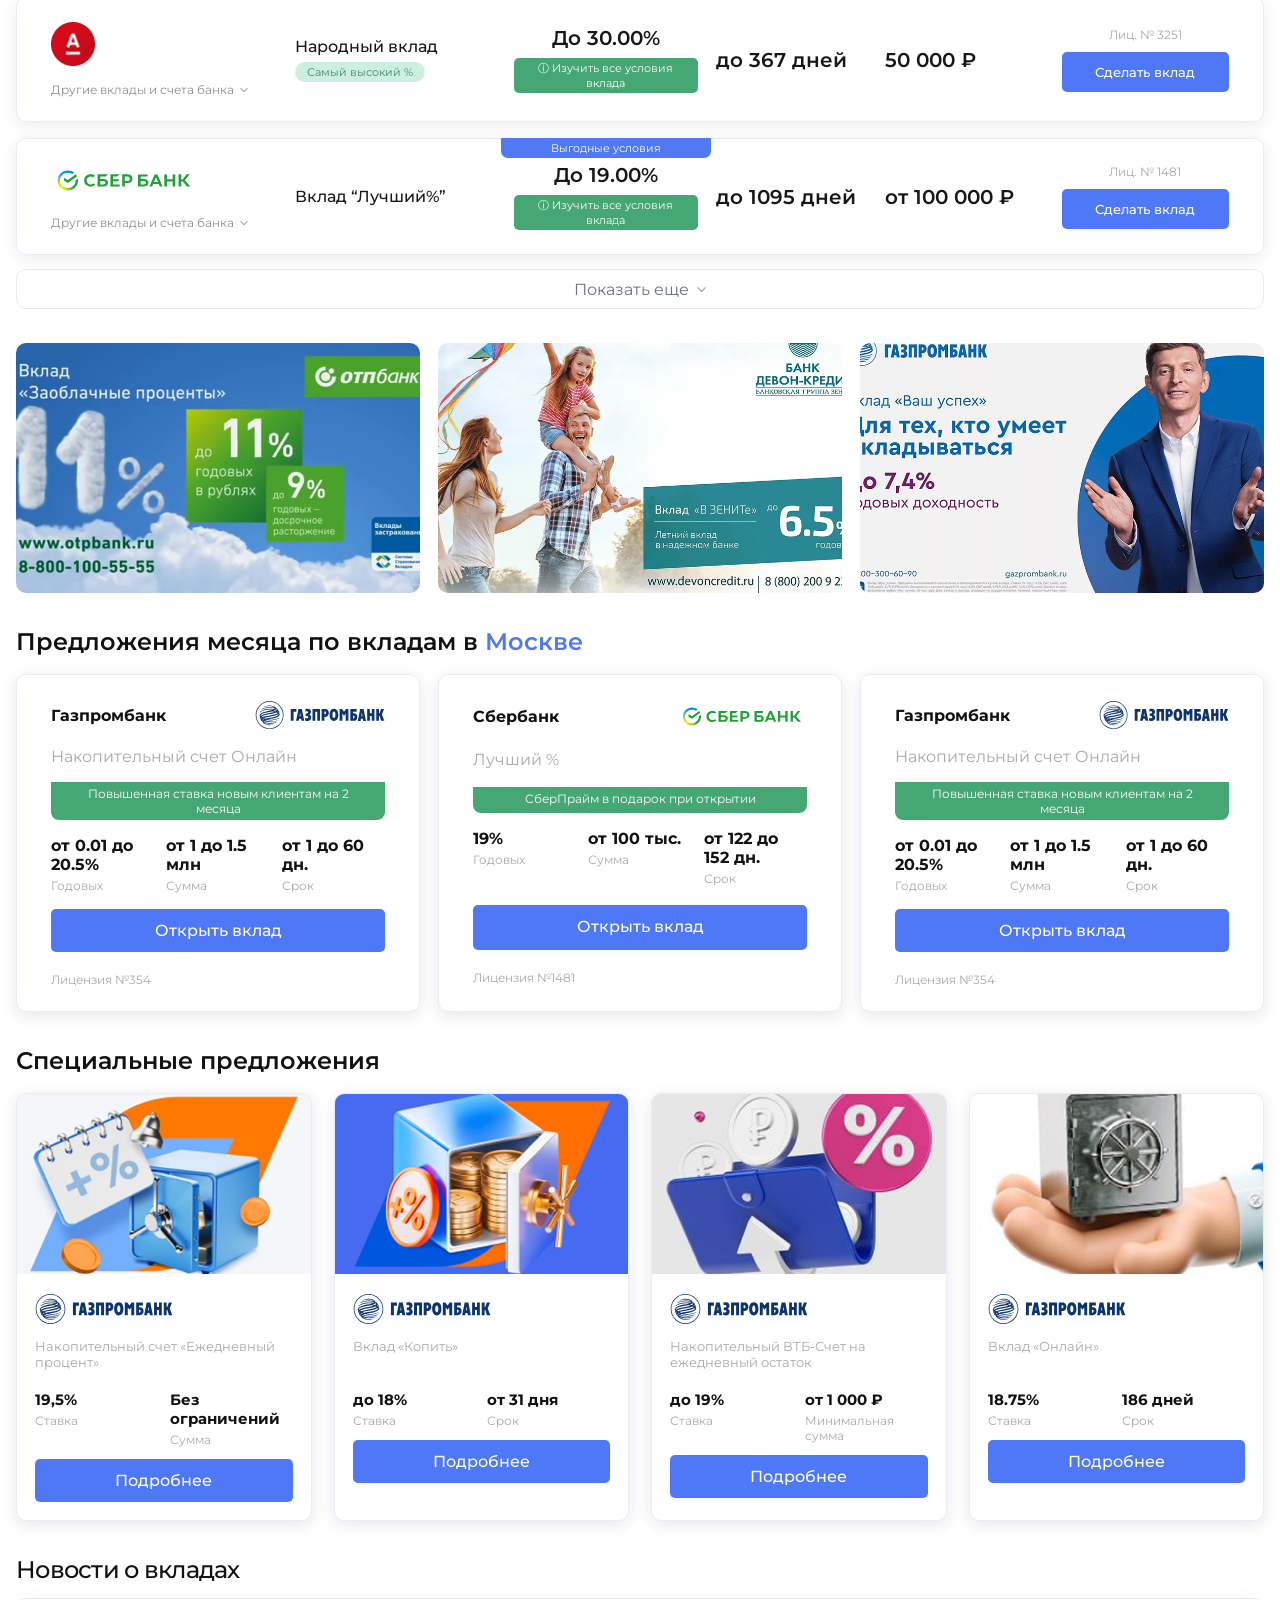
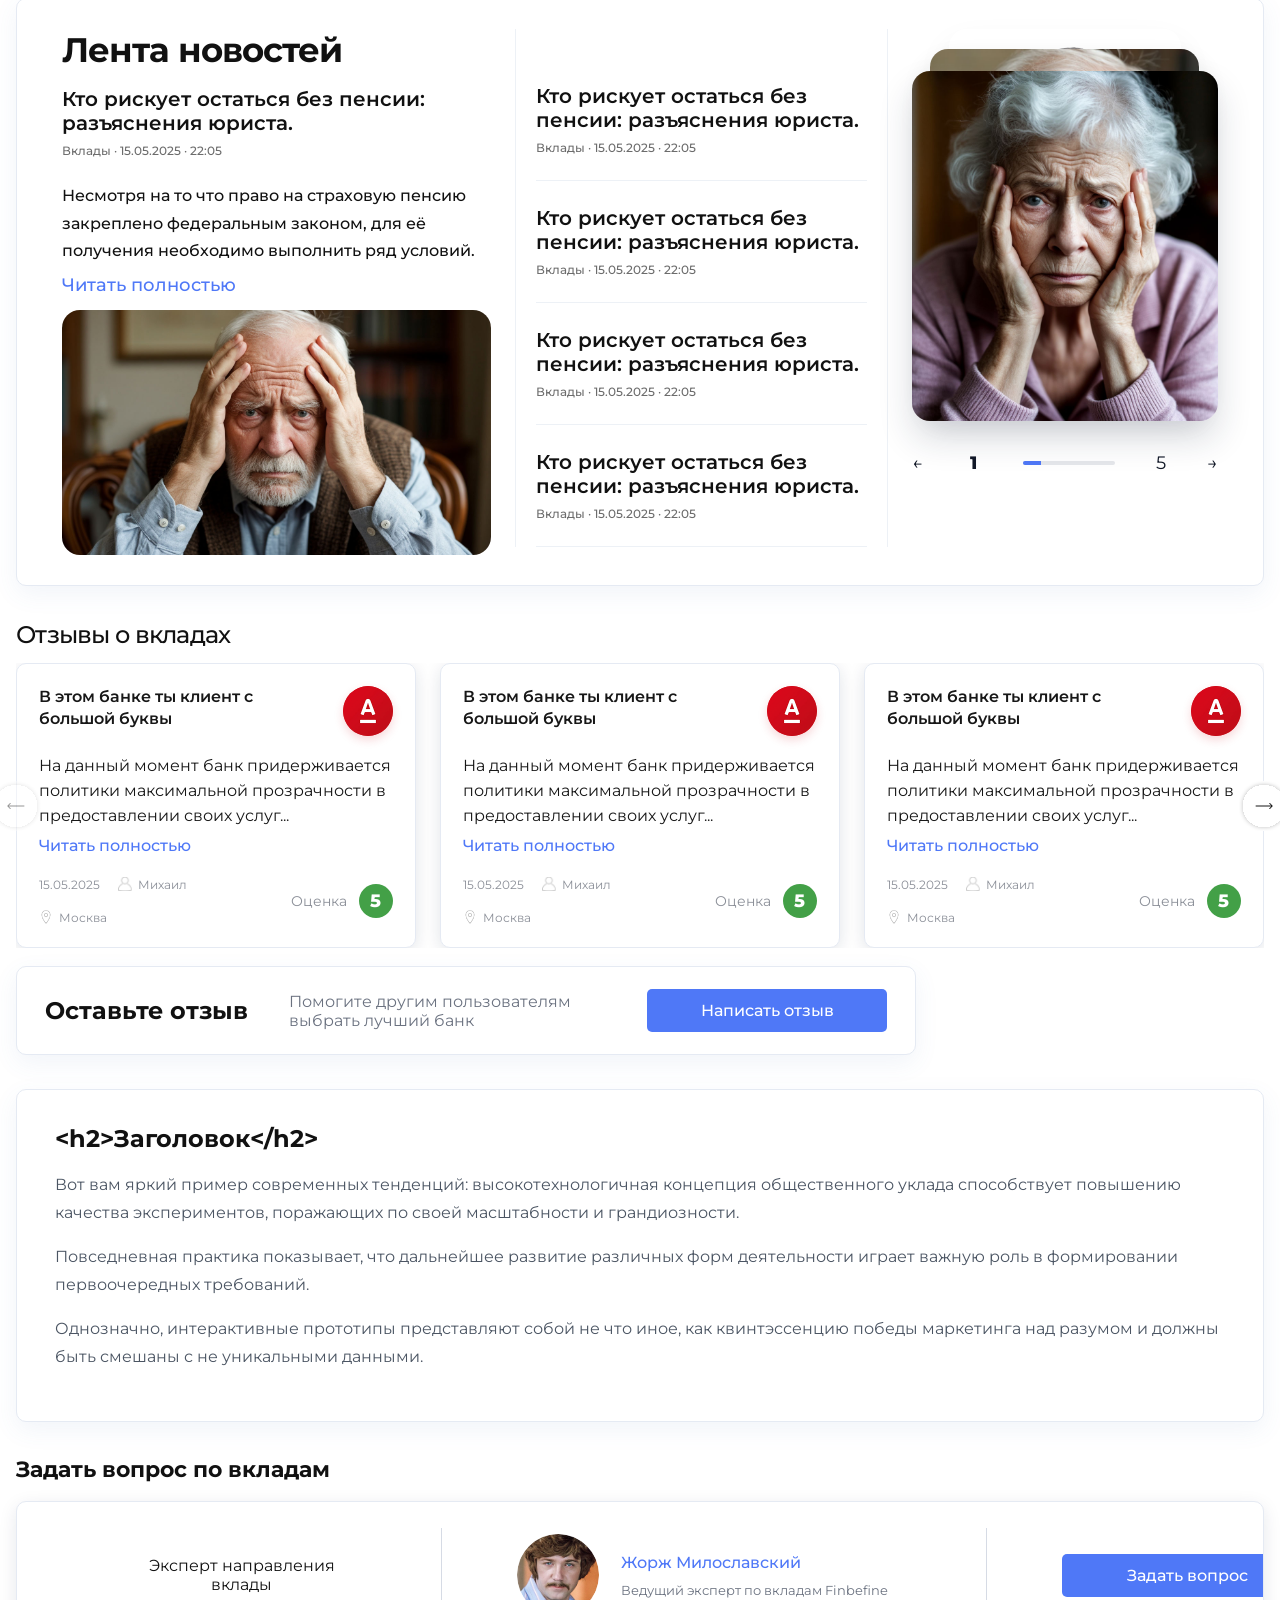
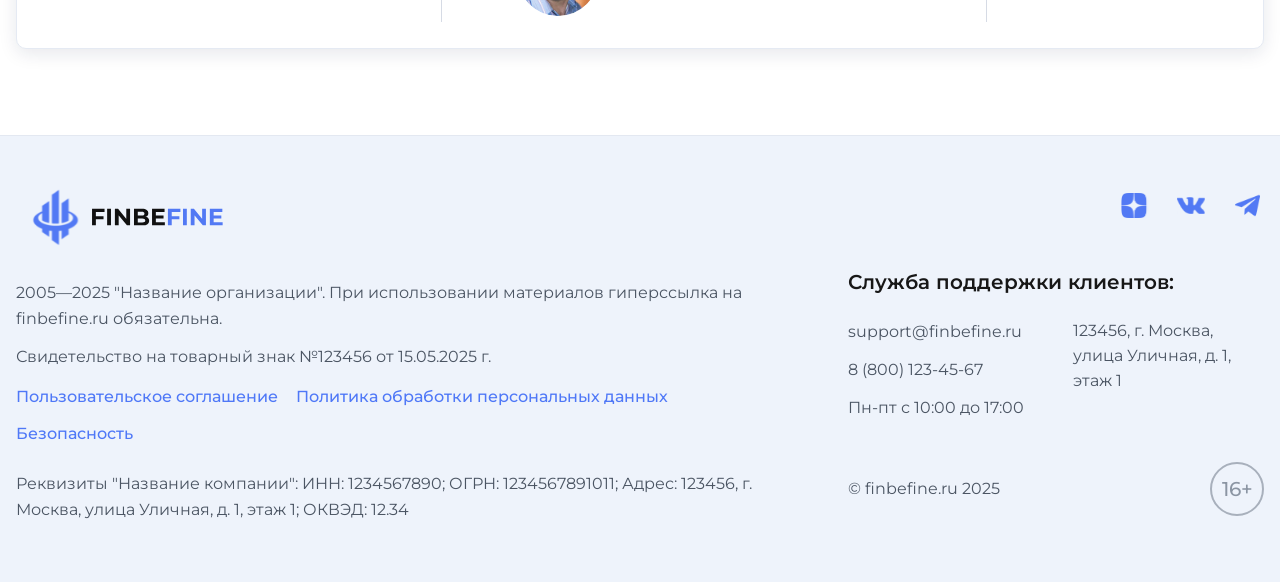
<file: vklady.html>
<!doctype html>
<html lang="ru">
<head>
  <meta charset="UTF-8" />
  <meta name="viewport" content="width=device-width, initial-scale=1.0" />
  <title>FINBEFINE — Вклады</title>
  <link rel="preconnect" href="https://fonts.googleapis.com">
  <link rel="preconnect" href="https://fonts.gstatic.com" crossorigin>
  <link href="https://fonts.googleapis.com/css2?family=Montserrat:ital,wght@0,100..900;1,100..900&display=swap" rel="stylesheet">
  <link rel="icon" type="image/x-icon" href="favicon.ico">
  <link rel="stylesheet" href="./style.css?v=69">
</head>
<body>
  <header class="topbar">
    <div class="top-strip">
      <div class="container top-strip-inner">
        <div class="top-strip-links">
          <a href="#">
            <div class="icon">
              <img src="assets/point.svg" alt="point">
            </div>
            Москва
          </a>
          <div class="course">
            <a href="#">
              <div class="icon">
                <img src="assets/course.svg" alt="course">
              </div>
              Курсы валют
            </a>
            <div class="course-list">
              <div class="course-item">
                <span>USD</span>
                88.72 +0.01
              </div>
              <div class="course-item">
                <span>EUR</span>
                96.44 -0.12
              </div>
            </div>
          </div>
        </div>
        <div class="top-strip-actions language-select" data-language-select>
          <button class="language-toggle" type="button" aria-haspopup="listbox" aria-expanded="false">
            <span class="language-flag language-flag-ru" data-language-flag aria-hidden="true"></span>
            <span class="lang" data-language-current>RU</span>
            <span class="dropdown-arrow" aria-hidden="true">
              <img src="assets/arrow-down.svg" alt="">
            </span>
          </button>
          <div class="language-menu" role="listbox" aria-label="Выбор языка">
            <button class="language-option active" type="button" role="option" aria-selected="true" data-lang-value="RU" data-lang-code="ru" data-flag-class="language-flag-ru">
              <span class="language-flag language-flag-ru" aria-hidden="true"></span>
              Русский
            </button>
            <button class="language-option" type="button" role="option" aria-selected="false" data-lang-value="EN" data-lang-code="en" data-flag-class="language-flag-en">
              <span class="language-flag language-flag-en" aria-hidden="true"></span>
              English
            </button>
          </div>
        </div>
      </div>
    </div>
    <div class="container topbar-inner">
      <a href="index.html" class="brand">
        <img class="brand-mark" src="assets/logo.svg" alt="logo" />
      </a>

<input class="menu-toggle" type="checkbox" id="menu-toggle" aria-label="Открыть меню">
<label class="burger" for="menu-toggle" aria-hidden="true">
  <span></span>
  <span></span>
  <span></span>
</label>

<div class="mobile-menu">
  <nav class="nav" aria-label="Основное меню">
    <a href="credits.html">Кредиты</a>
    <a href="cards.html">Карты</a>
    <a href="zaimy.html">Займы</a>
    <a class="active" href="vklady.html">Вклады</a>
    <a href="insurance.html">Страхование</a>
    <a href="education.html">Образование</a>
    <a href="realty.html">Недвижимость</a>
    <a href="auto.html">Авто</a>
  </nav>
  <button class="login-btn mobile-login-btn">
    <img src="assets/login.svg" alt="login">
    Войти
  </button>
</div>

      <div class="header-actions">
        <button class="login-btn">
          <img src="assets/login.svg" alt="login">
          Войти
        </button>
      </div>
    </div>
  </header>

    <main class="credits-page deposits-page">
    <div class="container">
      <section class="deposits-hero">
        <div class="deposits-hero-copy">
          <h1>Вклады и <span class="title-icon-inline"><img src="assets/vklady.svg" alt=""></span> депозиты в банках <span>Москвы</span></h1>
          <p>В данном разделе Вы можете найти предложения Московских банков по открытию вкладов и депозитов, сравнить условия, изучить отзывы и оформить онлайн-заявку.</p>
        </div>
        <a class="deposits-hero-banner image-banner" href="#!" aria-label="Вклад под высокий процент"><img src="assets/banner-vklad.png" alt="Вклад под высокий процент"></a>
      </section>

      <section class="deposit-filter-section">
        <h2>Укажите параметры вклада</h2>
        <div class="deposit-filter-main">
          <label class="credit-control deposit-amount-control"><span>Сумма</span><input type="text" value="500 000" data-credit-amount-value data-amount-format="plain"><select aria-label="Валюта"><option>₽</option><option>$</option><option>€</option></select><input class="credit-amount-range" type="range" min="50000" max="5000000" step="50000" value="500000" data-credit-amount-range></label>
          <label class="credit-control"><span>Срок</span><select><option>Любой</option><option>до 367 дней</option><option>до 1095 дней</option></select></label>
          <div class="credit-control deposit-product-group deposit-radio-group" role="radiogroup" aria-label="Тип продукта">
            <span>Тип продукта</span>
            <button class="active" type="button" role="radio" aria-checked="true">Все <span class="radio-dot" aria-hidden="true"></span></button>
            <button type="button" role="radio" aria-checked="false">Вклады <span class="radio-dot" aria-hidden="true"></span></button>
            <button type="button" role="radio" aria-checked="false">Накопительные счета <span class="radio-dot" aria-hidden="true"></span></button>
          </div>
          <button class="primary-btn deposit-submit" type="button">Подобрать (938)</button>
        </div>

        <div class="deposit-bank-line deposit-radio-group" role="radiogroup" aria-label="Банки">
          <span>Банки:</span>
          <button class="active" type="button" role="radio" aria-checked="true">Все <span class="radio-dot" aria-hidden="true"></span></button>
          <button type="button" role="radio" aria-checked="false">ТОП 10 <span class="radio-dot" aria-hidden="true"></span></button>
          <button type="button" role="radio" aria-checked="false">ТОП 20 <span class="radio-dot" aria-hidden="true"></span></button>
          <button type="button" role="radio" aria-checked="false">ТОП 30 <span class="radio-dot" aria-hidden="true"></span></button>
          <input type="text" placeholder="Введите название банка" aria-label="Введите название банка">
        </div>

        <div class="deposit-options-row">
          <div class="deposit-checks" aria-label="Условия вкладов">
            <button type="button">Со снятием <span class="radio-dot" aria-hidden="true"></span></button>
            <button type="button"><span class="info-dot" aria-hidden="true">i</span>С капитализацией <span class="radio-dot" aria-hidden="true"></span></button>
            <button type="button">С пополнением <span class="radio-dot" aria-hidden="true"></span></button>
            <button type="button"><span class="info-dot" aria-hidden="true">i</span>С досрочным расторжением <span class="radio-dot" aria-hidden="true"></span></button>
            <button type="button">С выплатой процентов ежемесячно <span class="radio-dot" aria-hidden="true"></span></button>
            <button type="button"><span class="info-dot" aria-hidden="true">i</span>Без дополнительных трат <span class="radio-dot" aria-hidden="true"></span></button>
          </div>
          <div class="deposit-rate-card"><strong>Лучшая ставка на сегодня: 33%</strong><span>Отображается лучшая ставка по вкладам среди крупнейших 30 банков</span></div>
        </div>

        <div class="deposit-category-row">
          <button type="button"><span>Онлайн вклады</span><b>535</b><small>от 111 банков</small></button>
          <button type="button"><span>В валюте</span><b>138</b><small>от 67 банков</small></button>
          <button type="button"><span>Выгодные</span><b>581</b><small>от 139 банков</small></button>
          <button type="button"><span>Для пенсионеров</span><b>153</b><small>от 71 банка</small></button>
          <button type="button"><span>Пополняемые</span><b>564</b><small>от 143 банков</small></button>
          <a href="#!" aria-label="Калькулятор вкладов" class="deposit-calc"><img src="assets/calc.svg" alt=""></a>
        </div>
      </section>

      <section class="deposit-list-section">
        <h2>Все предложения по вкладам в банках <span>Москвы</span></h2>
        <div class="deposit-table-head"><span>Банк</span><span>Название</span><span>Ставка <img src="assets/sort-down.svg" alt=""></span><span>Срок</span><span>Сумма</span><span>Заявки</span></div>
        <div class="deposit-list">
          <article class="deposit-row is-featured"><div class="deposit-bank"><img src="assets/gazprombank-mini.svg" alt="Газпромбанк"><button type="button">Другие вклады и счета банка <img src="assets/arrow-bottom.svg" alt=""></button></div><div class="deposit-name"><strong>Накопительный счет Онлайн</strong><em>Накопительный счет</em></div><div class="deposit-rate"><b>До 20.50%</b><a href="#!">ⓘ Изучить все условия вклада</a></div><b>Бессрочно</b><b>от 1 ₽</b><div class="deposit-action"><small>Лиц. № 354</small><a class="primary-btn" href="#!">Сделать вклад</a></div></article>
          <article class="deposit-row"><div class="deposit-bank"><img src="assets/sberbank-mini.svg" alt="Сбербанк"><button type="button">Другие вклады и счета банка <img src="assets/arrow-bottom.svg" alt=""></button></div><div class="deposit-name"><strong>Вклад “Лучший%”</strong></div><div class="deposit-rate"><span>Выгодные условия</span><b>До 19.00%</b><a href="#!">ⓘ Изучить все условия вклада</a></div><b>до 1095 дней</b><b>от 100 000 ₽</b><div class="deposit-action"><small>Лиц. № 1481</small><a class="primary-btn" href="#!">Сделать вклад</a></div></article>
          <article class="deposit-row"><div class="deposit-bank"><img src="assets/bank5.png" alt="ПСБ"><button type="button">Другие вклады и счета банка <img src="assets/arrow-bottom.svg" alt=""></button></div><div class="deposit-name"><strong>Народный вклад</strong><em>Самый высокий %</em></div><div class="deposit-rate"><b>До 30.00%</b><a href="#!">ⓘ Изучить все условия вклада</a></div><b>до 367 дней</b><b>50 000 ₽</b><div class="deposit-action"><small>Лиц. № 3251</small><a class="primary-btn" href="#!">Сделать вклад</a></div></article>
          <article class="deposit-row"><div class="deposit-bank"><img src="assets/sberbank-mini.svg" alt="Сбербанк"><button type="button">Другие вклады и счета банка <img src="assets/arrow-bottom.svg" alt=""></button></div><div class="deposit-name"><strong>Вклад “Лучший%”</strong></div><div class="deposit-rate"><span>Выгодные условия</span><b>До 19.00%</b><a href="#!">ⓘ Изучить все условия вклада</a></div><b>до 1095 дней</b><b>от 100 000 ₽</b><div class="deposit-action"><small>Лиц. № 1481</small><a class="primary-btn" href="#!">Сделать вклад</a></div></article>
          <article class="deposit-row"><div class="deposit-bank"><img src="assets/bank5.png" alt="ПСБ"><button type="button">Другие вклады и счета банка <img src="assets/arrow-bottom.svg" alt=""></button></div><div class="deposit-name"><strong>Народный вклад</strong><em>Самый высокий %</em></div><div class="deposit-rate"><b>До 30.00%</b><a href="#!">ⓘ Изучить все условия вклада</a></div><b>до 367 дней</b><b>50 000 ₽</b><div class="deposit-action"><small>Лиц. № 3251</small><a class="primary-btn" href="#!">Сделать вклад</a></div></article>
          <article class="deposit-row"><div class="deposit-bank"><img src="assets/sberbank-mini.svg" alt="Сбербанк"><button type="button">Другие вклады и счета банка <img src="assets/arrow-bottom.svg" alt=""></button></div><div class="deposit-name"><strong>Вклад “Лучший%”</strong></div><div class="deposit-rate"><span>Выгодные условия</span><b>До 19.00%</b><a href="#!">ⓘ Изучить все условия вклада</a></div><b>до 1095 дней</b><b>от 100 000 ₽</b><div class="deposit-action"><small>Лиц. № 1481</small><a class="primary-btn" href="#!">Сделать вклад</a></div></article>
        </div>
        <button class="show-more-btn" type="button">Показать еще <img src="assets/arrow-bottom.svg" alt=""></button>
      </section>

      <section class="deposit-banners">
        <a class="image-banner" href="#!"><img src="assets/banner-vklad-1.png" alt="Вклад Заоблачные проценты"></a>
        <a class="image-banner" href="#!"><img src="assets/banner-vklad-2.png" alt="Вклад Ваш успех"></a>
        <a class="image-banner" href="#!"><img src="assets/banner-vklad-3.png" alt="Вклад Газпромбанк"></a>
      </section>

      <section class="deposit-month-section">
        <h2>Предложения месяца по вкладам в <span>Москве</span></h2>
        <div class="deposit-month-grid">
          <article><div><strong>Газпромбанк</strong><img src="assets/gazprombank-mini.svg" alt=""></div><p>Накопительный счет Онлайн</p><em>Повышенная ставка новым клиентам на 2 месяца</em><div><b>от 0.01 до 20.5%<small>Годовых</small></b><b>от 1 до 1.5 млн<small>Сумма</small></b><b>от 1 до 60 дн.<small>Срок</small></b></div><a class="primary-btn" href="#!">Открыть вклад</a><small>Лицензия №354</small></article>
          <article><div><strong>Сбербанк</strong><img src="assets/sberbank-mini.svg" alt=""></div><p>Лучший %</p><em>СберПрайм в подарок при открытии</em><div><b>19%<small>Годовых</small></b><b>от 100 тыс.<small>Сумма</small></b><b>от 122 до 152 дн.<small>Срок</small></b></div><a class="primary-btn" href="#!">Открыть вклад</a><small>Лицензия №1481</small></article>
          <article><div><strong>Газпромбанк</strong><img src="assets/gazprombank-mini.svg" alt=""></div><p>Накопительный счет Онлайн</p><em>Повышенная ставка новым клиентам на 2 месяца</em><div><b>от 0.01 до 20.5%<small>Годовых</small></b><b>от 1 до 1.5 млн<small>Сумма</small></b><b>от 1 до 60 дн.<small>Срок</small></b></div><a class="primary-btn" href="#!">Открыть вклад</a><small>Лицензия №354</small></article>
        </div>
      </section>

      <section class="deposit-special-section">
        <h2>Специальные предложения</h2>
        <div class="deposit-special-grid">
          <article><img src="assets/vklad-spec-1.png" alt=""><div><img src="assets/gazprombank-mini.svg" alt=""><p>Накопительный счет «Ежедневный процент»</p><b>19,5%<small>Ставка</small></b><b>Без ограничений<small>Сумма</small></b><a class="primary-btn" href="#!">Подробнее</a></div></article>
          <article><img src="assets/vklad-spec-2.png" alt=""><div><img src="assets/gazprombank-mini.svg" alt=""><p>Вклад «Копить»</p><b>до 18%<small>Ставка</small></b><b>от 31 дня<small>Срок</small></b><a class="primary-btn" href="#!">Подробнее</a></div></article>
          <article><img src="assets/vklad-spec-3.png" alt=""><div><img src="assets/gazprombank-mini.svg" alt=""><p>Накопительный ВТБ-Счет на ежедневный остаток</p><b>до 19%<small>Ставка</small></b><b>от 1 000 ₽<small>Минимальная сумма</small></b><a class="primary-btn" href="#!">Подробнее</a></div></article>
          <article><img src="assets/vklad-spec-4.png" alt=""><div><img src="assets/gazprombank-mini.svg" alt=""><p>Вклад «Онлайн»</p><b>18.75%<small>Ставка</small></b><b>186 дней<small>Срок</small></b><a class="primary-btn" href="#!">Подробнее</a></div></article>
        </div>
      </section>

      <section class="news-section credit-news">
        <div class="section-head section-head-tight"><h2>Новости о вкладах</h2></div>
        <article class="news-card"><div class="news-col news-feature"><h3>Лента новостей</h3><h4>Кто рискует остаться без пенсии: разъяснения юриста.</h4><div class="news-meta">Вклады · 15.05.2025 · 22:05</div><p>Несмотря на то что право на страховую пенсию закреплено федеральным законом, для её получения необходимо выполнить ряд условий.</p><a href="#" class="section-link">Читать полностью</a><img src="assets/news-old-man.png" alt="Новость"></div><div class="news-col news-list"><div class="news-item"><h5>Кто рискует остаться без пенсии: разъяснения юриста.</h5><div class="news-meta">Вклады · 15.05.2025 · 22:05</div></div><div class="news-item"><h5>Кто рискует остаться без пенсии: разъяснения юриста.</h5><div class="news-meta">Вклады · 15.05.2025 · 22:05</div></div><div class="news-item"><h5>Кто рискует остаться без пенсии: разъяснения юриста.</h5><div class="news-meta">Вклады · 15.05.2025 · 22:05</div></div><div class="news-item"><h5>Кто рискует остаться без пенсии: разъяснения юриста.</h5><div class="news-meta">Вклады · 15.05.2025 · 22:05</div></div></div><div class="news-col news-slider" data-news-slider><div class="news-slider-stack"><img class="slider-layer slider-layer-back slider-layer-back-two" data-slider-back-two src="assets/hero-travel.png" alt=""><img class="slider-layer slider-layer-back slider-layer-back-one" data-slider-back-one src="assets/news-old-man.png" alt=""><img class="slider-layer slider-layer-front" data-slider-image src="assets/news-old-woman.png" alt="Новость"></div><div class="slider-nav"><button class="slider-arrow" type="button" data-slider-prev aria-label="Предыдущая новость">←</button><span class="slider-count" data-slider-current>1</span><div class="slider-bar"><i data-slider-progress></i></div><span data-slider-total>5</span><button class="slider-arrow" type="button" data-slider-next aria-label="Следующая новость">→</button></div></div></article>
      </section>

      <section class="credit-reviews-section">
        <div class="section-head section-head-tight"><h2>Отзывы о вкладах</h2></div>
        <div class="credit-reviews-slider" data-credit-reviews-slider><button class="credit-review-arrow credit-review-arrow--prev" type="button" aria-label="Предыдущие отзывы" data-credit-reviews-prev><img src="assets/arrow-right-slider.svg" alt="" aria-hidden="true"></button><div class="credit-review-viewport"><div class="credit-review-track" data-credit-reviews-track><article class="review-card"><div class="review-top"><h4>В этом банке ты клиент с большой буквы</h4><span class="review-badge"><img src="assets/bank-logo.png" alt=""></span></div><p>На данный момент банк придерживается политики максимальной прозрачности в предоставлении своих услуг...</p><a href="#" class="section-link">Читать полностью</a><div class="review-bottom"><div class="review-meta"><span>15.05.2025</span><span>Михаил</span><span>Москва</span></div><div class="review-score"><span>Оценка</span><b class="score">5</b></div></div></article><article class="review-card"><div class="review-top"><h4>В этом банке ты клиент с большой буквы</h4><span class="review-badge"><img src="assets/bank-logo.png" alt=""></span></div><p>На данный момент банк придерживается политики максимальной прозрачности в предоставлении своих услуг...</p><a href="#" class="section-link">Читать полностью</a><div class="review-bottom"><div class="review-meta"><span>15.05.2025</span><span>Михаил</span><span>Москва</span></div><div class="review-score"><span>Оценка</span><b class="score">5</b></div></div></article><article class="review-card"><div class="review-top"><h4>В этом банке ты клиент с большой буквы</h4><span class="review-badge"><img src="assets/bank-logo.png" alt=""></span></div><p>На данный момент банк придерживается политики максимальной прозрачности в предоставлении своих услуг...</p><a href="#" class="section-link">Читать полностью</a><div class="review-bottom"><div class="review-meta"><span>15.05.2025</span><span>Михаил</span><span>Москва</span></div><div class="review-score"><span>Оценка</span><b class="score">5</b></div></div></article><article class="review-card"><div class="review-top"><h4>В этом банке ты клиент с большой буквы</h4><span class="review-badge"><img src="assets/bank-logo.png" alt=""></span></div><p>На данный момент банк придерживается политики максимальной прозрачности в предоставлении своих услуг...</p><a href="#" class="section-link">Читать полностью</a><div class="review-bottom"><div class="review-meta"><span>15.05.2025</span><span>Михаил</span><span>Москва</span></div><div class="review-score"><span>Оценка</span><b class="score">5</b></div></div></article></div></div><button class="credit-review-arrow credit-review-arrow--next" type="button" aria-label="Следующие отзывы" data-credit-reviews-next><img src="assets/arrow-right-slider.svg" alt="" aria-hidden="true"></button></div>
        <div class="credit-leave-review"><h3>Оставьте отзыв</h3><p>Помогите другим пользователям выбрать лучший банк</p><button class="primary-btn">Написать отзыв</button></div>
      </section>

      <section class="credit-seo card-lite"><h2>&lt;h2&gt;Заголовок&lt;/h2&gt;</h2><p>Вот вам яркий пример современных тенденций: высокотехнологичная концепция общественного уклада способствует повышению качества экспериментов, поражающих по своей масштабности и грандиозности.</p><p>Повседневная практика показывает, что дальнейшее развитие различных форм деятельности играет важную роль в формировании первоочередных требований.</p><p>Однозначно, интерактивные прототипы представляют собой не что иное, как квинтэссенцию победы маркетинга над разумом и должны быть смешаны с не уникальными данными.</p></section>

      <section class="credit-question card-lite"><h2>Задать вопрос по вкладам</h2><div class="question-card"><div class="question-card__label">Эксперт направления вклады</div><div class="expert"><img src="assets/expert-avatar.png" alt=""><div><strong>Жорж Милославский</strong><span>Ведущий эксперт по вкладам Finbefine</span></div></div><div class="question-card__action"><button class="primary-btn">Задать вопрос</button></div></div></section>
    </div>
  </main>



  <footer class="site-footer">
    <div class="container footer-wrap">
      <div class="footer-left">
        <a href="index.html" class="brand footer-brand">
          <img class="brand-mark" src="assets/logo.svg" alt="FINBEFINE.RU" />
        </a>
        <p>2005—2025 "Название организации". При использовании материалов гиперссылка на finbefine.ru обязательна.</p>
        <p>Свидетельство на товарный знак №123456 от 15.05.2025 г.</p>
        <div class="footer-links">
          <a href="#">Пользовательское соглашение</a>
          <a href="#">Политика обработки персональных данных</a>
          <a href="#">Безопасность</a>
        </div>
        <p>Реквизиты "Название компании": ИНН: 1234567890; ОГРН: 1234567891011; Адрес: 123456, г. Москва, улица Уличная, д. 1, этаж 1; ОКВЭД: 12.34</p>
      </div>
      <div class="footer-right">
        <nav class="footer-socials" aria-label="Социальные сети">
          <a href="#!" aria-label="Дзен"><img src="assets/dzen.svg" alt=""></a>
          <a href="#!" aria-label="ВКонтакте"><img src="assets/vk.svg" alt=""></a>
          <a href="#!" aria-label="Telegram"><img src="assets/tg.svg" alt=""></a>
        </nav>
        <div class="support-title">Служба поддержки клиентов:</div>
        <div class="footer-support">
          <div class="footer-support-main">
            <a href="mailto:support@finbefine.ru">support@finbefine.ru</a>
            <a href="tel:88001234567">8 (800) 123-45-67</a>
            <span>Пн-пт с 10:00 до 17:00</span>
          </div>
          <address>123456, г. Москва, улица Уличная, д. 1, этаж 1</address>
        </div>
        <div class="footer-bottom-row">
          <div class="copy">© finbefine.ru 2025</div>
          <div class="age-badge" aria-label="Возрастное ограничение 16 плюс">16+</div>
        </div>
      </div>
    </div>
  </footer>
  <script>
    document.addEventListener('DOMContentLoaded', function () {
      function setupTabs(tabSelector, panelSelector, tabAttribute, panelAttribute) {
        var tabs = Array.prototype.slice.call(document.querySelectorAll(tabSelector));
        var panels = Array.prototype.slice.call(document.querySelectorAll(panelSelector));

        tabs.forEach(function (tab) {
          tab.addEventListener('click', function () {
            var target = tab.getAttribute(tabAttribute);

            tabs.forEach(function (item) {
              var isActive = item === tab;
              item.classList.toggle('active', isActive);
              item.setAttribute('aria-selected', isActive ? 'true' : 'false');
            });

            panels.forEach(function (panel) {
              panel.classList.toggle('active', panel.getAttribute(panelAttribute) === target);
            });
          });
        });
      }

      setupTabs('[data-offer-tab]', '[data-offer-panel]', 'data-offer-tab', 'data-offer-panel');
      setupTabs('[data-bank-tab]', '[data-bank-panel]', 'data-bank-tab', 'data-bank-panel');
      setupTabs('[data-review-tab]', '[data-review-panel]', 'data-review-tab', 'data-review-panel');
      setupTabs('[data-news-tab]', '[data-news-panel]', 'data-news-tab', 'data-news-panel');

      var languageSelect = document.querySelector('[data-language-select]');
      if (languageSelect) {
        var languageToggle = languageSelect.querySelector('.language-toggle');
        var languageCurrent = languageSelect.querySelector('[data-language-current]');
        var languageFlag = languageSelect.querySelector('[data-language-flag]');
        var languageOptions = Array.prototype.slice.call(languageSelect.querySelectorAll('.language-option'));

        function closeLanguageMenu() {
          languageSelect.classList.remove('open');
          languageToggle.setAttribute('aria-expanded', 'false');
        }

        languageToggle.addEventListener('click', function () {
          var isOpen = languageSelect.classList.toggle('open');
          languageToggle.setAttribute('aria-expanded', isOpen ? 'true' : 'false');
        });

        languageOptions.forEach(function (option) {
          option.addEventListener('click', function () {
            languageCurrent.textContent = option.getAttribute('data-lang-value');
            document.documentElement.setAttribute('lang', option.getAttribute('data-lang-code'));
            languageFlag.className = 'language-flag ' + option.getAttribute('data-flag-class');

            languageOptions.forEach(function (item) {
              var isActive = item === option;
              item.classList.toggle('active', isActive);
              item.setAttribute('aria-selected', isActive ? 'true' : 'false');
            });

            closeLanguageMenu();
          });
        });

        document.addEventListener('click', function (event) {
          if (!languageSelect.contains(event.target)) {
            closeLanguageMenu();
          }
        });

        document.addEventListener('keydown', function (event) {
          if (event.key === 'Escape') {
            closeLanguageMenu();
          }
        });
      }

      var newsSlider = document.querySelector('[data-news-slider]');
      if (newsSlider) {
        var slides = [
          { src: './assets/figma/news-old-woman.png', alt: 'Новость о пенсиях' },
          { src: './assets/figma/news-old-man.png', alt: 'Новость о пенсионных условиях' },
          { src: './assets/hero-man.png', alt: 'Финансовые продукты' },
          { src: './assets/hero-travel.png', alt: 'Туристическое страхование' },
          { src: './assets/promo-credit.png', alt: 'Помощь с кредитом' }
        ];
        var currentSlide = 0;
        var isSliderAnimating = false;
        var sliderStack = newsSlider.querySelector('.news-slider-stack');
        var frontImage = newsSlider.querySelector('[data-slider-image]');
        var backOneImage = newsSlider.querySelector('[data-slider-back-one]');
        var backTwoImage = newsSlider.querySelector('[data-slider-back-two]');
        var currentLabel = newsSlider.querySelector('[data-slider-current]');
        var totalLabel = newsSlider.querySelector('[data-slider-total]');
        var progress = newsSlider.querySelector('[data-slider-progress]');
        var prevButton = newsSlider.querySelector('[data-slider-prev]');
        var nextButton = newsSlider.querySelector('[data-slider-next]');

        function getSlide(index) {
          return slides[(index + slides.length) % slides.length];
        }

        function setImage(image, slide) {
          image.src = slide.src;
          image.alt = slide.alt;
        }

        function updateNewsSlider(direction) {
          setImage(frontImage, getSlide(currentSlide));
          setImage(backOneImage, getSlide(currentSlide + 1));
          setImage(backTwoImage, getSlide(currentSlide + 2));
          currentLabel.textContent = String(currentSlide + 1);
          totalLabel.textContent = String(slides.length);
          progress.style.width = ((currentSlide + 1) / slides.length * 100) + '%';

          if (direction) {
            sliderStack.classList.remove('is-next', 'is-prev');
            void sliderStack.offsetWidth;
            sliderStack.classList.add(direction === 'prev' ? 'is-prev' : 'is-next');
          }
        }

        function moveNewsSlider(step, direction) {
          if (isSliderAnimating) {
            return;
          }
          isSliderAnimating = true;
          currentSlide = (currentSlide + step + slides.length) % slides.length;
          updateNewsSlider(direction);
          window.setTimeout(function () {
            sliderStack.classList.remove('is-next', 'is-prev');
            isSliderAnimating = false;
          }, 480);
        }

        prevButton.addEventListener('click', function () {
          moveNewsSlider(-1, 'prev');
        });

        nextButton.addEventListener('click', function () {
          moveNewsSlider(1, 'next');
        });

        updateNewsSlider();
      }


      var cardRadioGroups = Array.prototype.slice.call(document.querySelectorAll('.cards-purpose-buttons, .cards-bank-line'));
      cardRadioGroups.forEach(function (group) {
        var buttons = Array.prototype.slice.call(group.querySelectorAll('button[role="radio"]'));
        buttons.forEach(function (button) {
          button.addEventListener('click', function () {
            buttons.forEach(function (item) {
              var isActive = item === button;
              item.classList.toggle('active', isActive);
              item.setAttribute('aria-checked', isActive ? 'true' : 'false');
            });
          });
        });
      });

      var cardCheckboxFilters = Array.prototype.slice.call(document.querySelectorAll('.cards-tag-line button:not(.primary-btn)'));
      cardCheckboxFilters.forEach(function (button) {
        button.addEventListener('click', function () {
          button.classList.toggle('active');
        });
      });


      var depositRadioGroups = Array.prototype.slice.call(document.querySelectorAll('.deposit-radio-group'));
      depositRadioGroups.forEach(function (group) {
        var buttons = Array.prototype.slice.call(group.querySelectorAll('button[role="radio"]'));
        buttons.forEach(function (button) {
          button.addEventListener('click', function () {
            buttons.forEach(function (item) {
              var isActive = item === button;
              item.classList.toggle('active', isActive);
              item.setAttribute('aria-checked', isActive ? 'true' : 'false');
            });
          });
        });
      });

      var depositToggleButtons = Array.prototype.slice.call(document.querySelectorAll('.deposit-checks button, .deposit-category-row button'));
      depositToggleButtons.forEach(function (button) {
        button.addEventListener('click', function () {
          button.classList.toggle('active');
        });
      });

      var creditReviewsSlider = document.querySelector("[data-credit-reviews-slider]");

      if (creditReviewsSlider) {
        var reviewsTrack = creditReviewsSlider.querySelector("[data-credit-reviews-track]");
        var reviewsPrev = creditReviewsSlider.querySelector("[data-credit-reviews-prev]");
        var reviewsNext = creditReviewsSlider.querySelector("[data-credit-reviews-next]");
        var reviewCards = Array.prototype.slice.call(reviewsTrack.querySelectorAll(".review-card"));
        var reviewIndex = 0;

        function getVisibleReviews() {
          return window.matchMedia("(max-width: 980px)").matches ? 1 : 3;
        }

        function updateCreditReviewsSlider() {
          var visible = getVisibleReviews();
          var maxIndex = Math.max(0, reviewCards.length - visible);
          reviewIndex = Math.min(reviewIndex, maxIndex);
          var cardWidth = reviewCards[0] ? reviewCards[0].getBoundingClientRect().width : 0;
          var gap = parseFloat(getComputedStyle(reviewsTrack).gap) || 0;
          reviewsTrack.style.transform = "translateX(" + (reviewIndex * -(cardWidth + gap)) + "px)";
          reviewsPrev.disabled = reviewIndex === 0;
          reviewsNext.disabled = reviewIndex === maxIndex;
        }

        reviewsPrev.addEventListener("click", function () {
          reviewIndex -= 1;
          updateCreditReviewsSlider();
        });

        reviewsNext.addEventListener("click", function () {
          reviewIndex += 1;
          updateCreditReviewsSlider();
        });

        window.addEventListener("resize", updateCreditReviewsSlider);
        updateCreditReviewsSlider();
      }

      var creditAmountRange = document.querySelector("[data-credit-amount-range]");
      var creditAmountValue = document.querySelector("[data-credit-amount-value]");

      if (creditAmountRange && creditAmountValue) {
        function formatCreditAmount(value) {
          return creditAmountValue.getAttribute("data-amount-format") === "plain" ? Number(value).toLocaleString("ru-RU") : Number(value).toLocaleString("ru-RU") + " ₽";
        }

        function updateCreditAmount() {
          var min = Number(creditAmountRange.min);
          var max = Number(creditAmountRange.max);
          var value = Number(creditAmountRange.value);
          var progress = ((value - min) / (max - min)) * 100;
          creditAmountValue.value = formatCreditAmount(value);
          creditAmountRange.style.setProperty("--credit-progress", progress + "%");
        }

        creditAmountRange.addEventListener("input", updateCreditAmount);
        updateCreditAmount();
      }

      var bankSearch = document.querySelector('.bank-search');
      var bankTiles = Array.prototype.slice.call(document.querySelectorAll('[data-bank-name]'));
      var bankEmpty = document.querySelector('.bank-empty');

      if (bankSearch && bankTiles.length && bankEmpty) {
        function normalizeBankText(value) {
          return value.toLowerCase().replace(/[\s\-]+/g, '');
        }

        bankSearch.addEventListener('input', function () {
          var query = normalizeBankText(bankSearch.value.trim());
          var visibleCount = 0;

          bankTiles.forEach(function (tile) {
            var name = normalizeBankText(tile.getAttribute('data-bank-name'));
            var isVisible = !query || name.indexOf(query) !== -1;
            tile.hidden = !isVisible;
            if (isVisible) {
              visibleCount += 1;
            }
          });

          bankEmpty.hidden = visibleCount > 0;
        });
      }
    });
  </script>
</body>

</html>
</file>
<file: style.css>
:root {
  --bg: #f5f7fb;
  --card: #ffffff;
  --line: #e5eaf3;
  --text: #111111;
  --muted: #6b7280;
  --blue: #4f78f7;
  --blue-2: #7ea2ff;
  --green: #10A26F;
  --shadow: 0 8px 24px rgba(80, 111, 173, 0.08);
  --radius-xl: 28px;
  --radius-lg: 10px;
  --radius-md: 18px;
  --container: 1400px;
}
* { box-sizing: border-box; }
html { overflow-x: hidden; }
body { margin: 0; overflow-x: hidden; font-family: 'Montserrat', sans-serif; background: #ffffff; color: var(--text); }
img { max-width: 100%; display: block; }
a { color: inherit; }
button,input { font: inherit; }
.container { max-width: var(--container); margin: 0 auto; padding: 0 16px; }
.topbar { background: #fff; position: sticky; top: 0; z-index: 20; padding-top: 14px;}
.top-strip { background: #fff; padding-bottom: 14px; }
.top-strip-inner { min-height: 30px; display: flex; align-items: center; justify-content: space-between; gap: 16px; }
.top-strip-links,.top-strip-actions { display: flex; align-items: center; gap: 10px; color: #111111; font-size: 12px; font-weight: 600; }
.top-strip-actions img { width: 20px; }
.language-select { position:relative; }
.language-toggle { display:flex; align-items:center; gap:8px; border:0; background:transparent; padding:4px 0; cursor:pointer; color:#111; }
.language-flag { width:20px; height:14px; border-radius:2px; box-shadow:inset 0 0 0 1px rgba(0,0,0,.08); flex:0 0 auto; background-size:cover; background-position:center; }
.language-flag-ru { background-image:url("assets/flag.png"); }
.language-flag-en { background:linear-gradient(180deg,#b91c1c 0 14%,#fff 14% 28%,#b91c1c 28% 42%,#fff 42% 56%,#b91c1c 56% 70%,#fff 70% 84%,#b91c1c 84% 100%); position:relative; overflow:hidden; }
.language-flag-en::before { content:''; position:absolute; left:0; top:0; width:42%; height:54%; background:#1d4ed8; }
.language-menu { position:absolute; top:calc(100% + 8px); right:0; min-width:150px; padding:8px; border:1px solid #e5eaf3; border-radius:12px; background:#fff; box-shadow:0 16px 38px rgba(23,39,84,.14); opacity:0; transform:translateY(-6px); pointer-events:none; transition:opacity .18s ease, transform .18s ease; z-index:45; }
.language-select.open .language-menu { opacity:1; transform:translateY(0); pointer-events:auto; }
.language-select.open .dropdown-arrow { transform:rotate(180deg); }
.language-option { width:100%; display:flex; align-items:center; gap:10px; border:0; background:transparent; border-radius:9px; padding:9px 10px; color:#111; cursor:pointer; text-align:left; font-size:13px; }
.language-option:hover,.language-option.active { background:#f1f4f9; color:var(--blue); }
.top-strip-links a { display: flex; align-items: center; column-gap: 10px; text-decoration: none; position: relative; font-size: 10px; font-weight: 500; }
.top-strip-links a .icon { display: flex; align-items: center; justify-content: center; width: 30px; height: 30px; background: #5279F4; border-radius: 5px; }
.top-strip-links a .icon img { width: 20px; }
.course {
  display: flex; align-items: center; column-gap: 15px;
}
.course-list {
  display: flex; align-items: center; column-gap: 5px;
}
.course-item {
  font-size: 10px;
  font-weight: 500;
}
.course-item span {
  font-weight: bold;
}
.flag-mini { width: 18px; height: 12px; display: inline-block; border-radius: 2px; box-shadow: inset 0 0 0 1px rgba(0,0,0,.08); background: linear-gradient(180deg,#fff 0 33%,#2563eb 33% 66%,#dc2626 66%); }
.topbar-inner { display: flex; align-items: center; justify-content: space-between; gap: 16px; padding: 12px 16px; }
.brand { display: flex; align-items: center; gap: 10px; min-width: 190px; }
.brand-mark { display: flex; width: auto; height: 58px; object-fit: contain; flex: 0 0 auto; transition: all 0.3s ease; }
.brand-mark:hover { opacity: 0.7; }
.brand-name { font-size: 20px; font-weight: 800; }
.footer-brand .brand-mark { width: 223px; }
.nav { display: flex; gap: 4px; background: #f1f4f9; padding: 6px 30px; border-radius: 999px; flex-wrap: wrap; justify-content: center; }
.nav a { text-decoration: none; color: #4b5563; padding: 4px 16px; border-radius: 999px; font-size: 13px; font-weight: 500; }
.nav a:hover { background: #fff; }
.header-actions { display: flex; align-items: center; gap: 12px; min-width: 120px; justify-content: flex-end; }
.lang { font-size: 10px; color: var(--muted); font-weight: 500; }
.dropdown-arrow img {
  width: 7px;
}
.login-btn,.primary-btn,.ghost-btn { transition: .2s ease; cursor: pointer; }
.login-btn:hover,.primary-btn:hover,.ghost-btn:hover { transform: translateY(-1px); }
.login-btn { display: flex; align-items: center; border: 1px solid #EDF2F5; background: #EDF2F5; border-radius: 999px; padding: 7px 18px; font-weight: 500; font-size: 14px; column-gap: 10px; }
main { padding: 50px 0 36px; }
.login-btn img { width: 20px; }
.card { background: var(--card); border: 1px solid var(--line); border-radius: 10px; box-shadow: var(--shadow); overflow: hidden; position: relative; }
.hero { display: grid; grid-template-columns: 1.02fr 1.02fr .8fr .84fr; grid-template-rows: 240px 280px; gap: 14px; position: relative; }
.mini-card { padding: 18px; background: #edf2f7; }
.card-info {
  display: flex;
  column-gap: 13px;
}
.hero-card-before { 
  background: #557BF3;
  background: linear-gradient(180deg,#557af300 0%, #557BF3 100%); 
  width: 100%;
  height: 100%;
  position: absolute;
  left: 0;
  bottom: 0; 
  right: 0;
  top: 0;
  z-index: 1;
  }
.deposits-card { grid-column: 1; grid-row: 1; background-color: #C6D5DF; padding: 31px; }
.mortgage-card { grid-column: 2; grid-row: 1; background-color: #EDF2F5; padding: 31px 31px 31px 83px; }
.mini-icon { width: 48px; min-width: 48px; height: 48px; border-radius: 5px; background: var(--blue); color: white; display: grid; place-items: center; font-size: 13px; font-weight: 700; margin-bottom: 12px; box-shadow: 0 4px 4px rgba(0,0,0,.25); }
.mini-title { font-size: 32px; font-weight: 600; line-height: 1.1; margin-top: 16px; margin-bottom: 4px; color: #171717; }
.mini-subtitle { font-size: 14px; color: #171717; line-height: 1.35; font-weight: 500; }
.hero-main { grid-column: 1 / 3; grid-row: 2; background: linear-gradient(135deg, #7ca0ff 0%, #4f78f7 100%); color: white; padding: 24px 30px 24px 68px; display: flex; align-items: flex-end; }
.hero-man { position: absolute; left: 100px; bottom: 0px; width: 530px; z-index: 1; }
.hero-man-2 {
  width: 251px;
  position: absolute;
  top: -50px;
  right: 51px;
  z-index: 1;
}
.hero-main-content { max-width: 440px; position: relative; z-index: 2; }
.hero-card-icon { width: 97px; height: 97px; border-radius: 5px; background: #5279F4; display:grid; place-items:center; margin-bottom: 14px; font-size: 14px; box-shadow: 0 4px 4px rgba(0, 0, 0, .25); }
.hero-main h1 { font-size: 34px; line-height: 1.12; margin: 0 0 10px; }
.hero-main h1 span {
  color: #193399;
}
.hero-card-triangle {
  position: absolute;
  z-index: 1;
  bottom: 18px;
  right: 11px;
}
.hero-card-circle {
  position: absolute;
  right: 68px;
  top: 25px;
}
.hero-main p { margin: 0; font-size: 14px; line-height: 1.5; color: rgba(255,255,255,.92); }
.hero-travel { grid-column: 3; grid-row: 1 / 3; background: linear-gradient(180deg, #ffffff 0%, #557BF3 100%); padding: 30px; }
.hero-travel h2 { margin: 0; max-width: 190px; font-size: 20px; font-weight: 500; line-height: 1.15; position: relative; z-index: 2; }
.hero-travel-line {
  position: absolute;
  right: 0;
  top: 25px;
  z-index: 1;
  width: 100%;
}
.travel-image { position: absolute; bottom: 0; right: 0px; width: 205px; }
.accent {
  display: flex;
  align-items: flex-end;
  justify-content: flex-end;
  background: linear-gradient(-45deg, #ffffff 0%, #557BF3 100%)!important;
}
.accent .mini-title {
  font-size: 24px;
}
.accent .card-info {
  justify-content: flex-end;
}
.calc-card { grid-column: 4; grid-row: 1; padding: 18px; background: linear-gradient(135deg, #dfe8ff, #8faeff); }
.calc-illu { position: absolute; right: 20px; top: 18px; width: 96px; height: 96px; }
.calc-body { position: absolute; inset: 0 10px 0 0; background: linear-gradient(180deg,#2c72ea,#0f4ec5); border-radius: 16px; transform: rotate(18deg); box-shadow: 0 12px 25px rgba(31,88,208,.28); }
.calc-screen { position: absolute; top: 18px; right: 28px; width: 42px; height: 16px; background: rgba(255,255,255,.9); border-radius: 6px; transform: rotate(18deg); }
.insurance-card { grid-column: 4; grid-row: 2; padding: 18px; display: flex; justify-content: space-between; align-items: end; background: linear-gradient(120deg, #ffffff 0%, #557BF3 100%); }
.insurance-card img { width: 230px;
   position: absolute; right: 0; bottom: 0; }
.insurance-card { display: flex; align-items: start; }
.insurance-card .mini-title {
  font-size: 24px;
  margin-top: 0;
}
.insurance-card .mini-icon {
  display: flex;
  align-items: center;
  justify-content: center;
}
.insurance-card .mini-icon img {
  position: relative;
  width: 33px;
  margin-right: 0;
}
.services { display: grid; grid-template-columns: repeat(9, 1fr); gap: 12px; margin-top: 16px; }
.service { display: flex; flex-direction: column; justify-content: center; align-items: center; row-gap: 23px; background: white; border: 1px solid var(--line); border-radius: var(--radius-md); box-shadow: 0 0 10px rgba(0, 0, 0, .15); text-align: center; padding: 14px 8px; max-width: 146px; min-height: 144px; transition: transform .2s ease, box-shadow .2s ease; cursor: pointer; }
.service span { display: block; font-size: 15px; font-weight: 500; line-height: 1.25; color: #111111; overflow-wrap: anywhere; }
.section-link { display: inline-block; margin-top: 25px; color: var(--blue); text-decoration: none; font-size: 18px; font-weight: 500; }
.section-link:hover {text-decoration: underline;}
.service:hover { transform: translateY(-2px); box-shadow: 0 12px 30px rgba(80, 111, 173, 0.13); }
.banners,.offers-grid,.reviews-grid,.double-promos,.seo-section { display:grid; gap:14px; }
.banners { grid-template-columns: repeat(3,1fr); margin-top: 50px; }
.banner,.promo-strip,.bot-banner { display:block; min-height: 142px; max-height: 280px; border-radius: var(--radius-lg); overflow: hidden; box-shadow: var(--shadow); border: 1px solid var(--line); background:white; text-decoration:none; transition: transform .2s ease, box-shadow .2s ease; }
.banner:hover,.promo-strip:hover,.bot-banner:hover { transform: translateY(-2px); box-shadow: 0 12px 30px rgba(80, 111, 173, 0.13); }
.banner:focus-visible,.promo-strip:focus-visible,.bot-banner:focus-visible { outline: 3px solid rgba(79,120,247,.35); outline-offset: 3px; }
.image-banner img { width:100%; height:100%; object-fit:cover; }
.rates-grid { display: grid; grid-template-columns: 1.8fr .9fr; gap: 14px; margin-top: 18px; }
.rates-card,.converter-card,.terms-card,.banks-list-card,.news-card { background: white; border: 1px solid var(--line); border-radius: 10px; box-shadow: var(--shadow); padding: 30px 45px; }
.banks-list-card .section-link { font-size: 14px; }
.rates-title { display: flex; align-items: center; gap: 10px; margin-bottom: 18px; }
.rates-title h3,.converter-card h3,.banks-list-card h3 { margin: 0; font-size: 20px; line-height: 1.15; letter-spacing: -0.03em; font-weight: 500;}
.rates-title h3 a {
  color: #5279F4;
  transition: all 0.3s ease;
}
.rates-title h3 a:hover {
  text-decoration: none;
}
.title-icon { 
  width: 48px;
  min-width: 48px;
  height: 48px;
  border-radius: 5px;
  background: var(--blue);
  color: white;
  display: grid;
  place-items: center;
  font-size: 13px;
  font-weight: 700;
  box-shadow: 0 4px 4px rgba(0, 0, 0, .25);
}
.title-icon img {
  height: 31px;
}
.rates-table,.terms-table { border-radius: 5px; overflow: hidden; }
.row { display: grid; grid-template-columns: 1.2fr 1fr 1fr 1fr 1fr; gap: 12px; padding: 14px 16px; font-size: 13px; align-items: center; }
.row:first-child,.terms-row:first-child { border-top:0; }
.row.head,.terms-row.head { color: #6C6C6C; font-weight: 500; font-size: 14px; }
.currency { display: flex; align-items: center; gap: 10px; font-weight: 700; }
.flag { width: 16px; height: 16px; border-radius: 50%; border: 1px solid #d1d5db; flex: 0 0 auto; }
.flag.us { background: linear-gradient(180deg,#b91c1c 33%,#fff 33% 66%,#1d4ed8 66%); }
.flag.eu { background: #1d4ed8; }
.flag.cn { background: #dc2626; }
.converter-list { display: grid; gap: 10px; margin-top: 18px; }
.converter-row { display: flex; justify-content: space-between; align-items: center; border: 1px solid #e8edf5; border-radius: 14px; padding: 14px 16px; font-size: 13px; }
.converter-row strong { font-size: 14px; }
.section-head { display:flex; flex-direction: column; justify-content:space-between; gap:16px; align-items:start; margin-bottom:14px; flex-wrap:wrap; }
.section-head h2 { margin:0; font-size: 24px; letter-spacing: -0.03em; font-weight: 500; }
.section-head h2 span { font-weight: 600; color: #5279F4; }
.tabs { display:flex; gap:18px; flex-wrap:wrap; color:#6b7280; font-size:16px; font-weight:500; }
.tabs button { appearance:none; border:0; background:transparent; padding:0; color:inherit; font:inherit; cursor:pointer; }
.tabs button:hover { color: var(--blue); }
.tabs .active { color: var(--blue); }
.tabs.compact {
  margin-bottom: 30px;
}
.offers-section,.banks-section,.reviews-section,.news-section { margin-top:50px; }
.offers-panel,.bank-panel,.review-panel,.news-panel { display:none; }
.offers-panel.active,.bank-panel.active,.review-panel.active,.news-panel.active { display:block; }
.bank-panel { margin-top: 18px; }
.offers-grid { grid-template-columns: repeat(4,1fr); margin-top: 45px; }
.offers-placeholder { margin-top:45px; min-height:268px; border:1px dashed #c9d5ec; border-radius:10px; background:linear-gradient(180deg,#ffffff 0%,#f7faff 100%); display:grid; place-items:center; text-align:center; padding:34px 22px; box-shadow:0 8px 30px rgba(36,78,170,.05); }
.offers-placeholder h3 { margin:12px 0 8px; font-size:22px; letter-spacing:-0.02em; }
.offers-placeholder p { max-width:460px; margin:0; color:#6b7280; font-size:15px; line-height:1.6; }
.placeholder-icon { width:52px; height:52px; border-radius:14px; display:grid; place-items:center; background:#edf4ff; color:var(--blue); font-size:22px; font-weight:800; }
.bank-placeholder { margin-top:0; min-height:315px; }
.review-placeholder { margin-top:0; min-height:260px; }
.news-placeholder { margin-top:18px; min-height:330px; }
.offer-card { background:white; border-radius:10px; position: relative; }
.offer-label { background: var(--green); color:white; border-radius:5px; text-align:center; padding:8px 10px; font-size:16px; font-weight:500; min-height: 54px; display:grid; place-items:center; margin-left: 21px; margin-right: 21px; position: absolute; top: -27px; z-index: 1; width: calc(100% - 42px); }
.offer-bank { height: 180px; background-color: #F2F2F2; display:grid; place-items:center; font-size: 34px; font-weight:800; letter-spacing:-0.03em; border-radius: 10px; }
.offer-bank.alfa { color:#db2626; }
.offer-bank.sber { color:#16a34a; font-size:28px; }
.offer-bank.tinkoff { color:#111827; }
.offer-desc { padding: 15px 0 23px; color:#4b5563; font-size:16px; font-weight: 500; border-bottom: 1px solid #EEEEEE; margin-bottom: 10px; }
.offer-meta { display:flex; justify-content:space-between; gap:10px; padding: 9px 0; font-size:12px; color:#6b7280; }
.offer-meta strong { color: var(--text); text-align:right; }
.primary-btn { width:100%; border:0; background: var(--blue); color:white; border-radius:5px; padding:12px 14px; font-weight:500; margin-top:14px; }
.double-promos { grid-template-columns: 1fr 1fr; margin-top:50px; }
.promo-strip { min-height: 118px; max-height: 220px; }
.banks-grid-wide { display:grid; grid-template-columns: 1.8fr .9fr; gap:14px; }
.terms-row { display:grid; grid-template-columns: 1.2fr 1fr .8fr; gap:12px; padding:14px 0 14px 0; border-top:1px solid #EEEEEE; font-size:13px; }
.terms-row .bank {
  display: flex;
  align-items: center;
}
.terms-row>div:nth-child(2) {
  display: flex;
  align-items: center;
}
.terms-row>div:nth-child(3) {
  display: flex;
  align-items: center;
  justify-content: flex-end;
}
.terms-row .bank img {
  width: 30px;
  height: 30px;
  margin-right: 10px;
}
.terms-row div:last-child { text-align:right; font-weight:500; }
.compact-bottom {
  display: flex;
  justify-content: space-between;
  font-size: 14px;
  font-weight: 500;
  margin-top: 15px;
  color: #6C6C6C;
}
.compact-bottom a {
  color: #5279F4;
  text-decoration: none;
}
.compact-bottom a:hover {
  text-decoration: underline;
}
.banks-list-card input { width:100%; margin-top: 14px; border:1px solid #e8edf5; border-radius:14px; padding:12px 14px; }
.bank-tiles { display:grid; grid-template-columns: repeat(2,1fr); gap:12px; margin-top:14px; }
.bank-tile { display: flex; align-items: center; justify-content: center; border-radius:14px; padding:18px 10px; background:#ffffff; text-align:center; font-weight:800; font-size:14px; box-shadow: 0 0 10px rgba(0, 0, 0, .15); height: 84px; text-decoration:none; transition: transform .2s ease, box-shadow .2s ease; }
.bank-tile:hover { transform: translateY(-2px); box-shadow: 0 12px 30px rgba(80,111,173,.13); }
.bank-tile:focus-visible { outline: 3px solid rgba(79,120,247,.35); outline-offset: 3px; }
.bank-tile[hidden] { display:none; }
.bank-empty { margin-top:14px; min-height:180px; border:1px dashed #c9d5ec; border-radius:14px; background:#f7faff; display:grid; place-items:center; text-align:center; padding:24px 16px; }
.bank-empty[hidden] { display:none; }
.bank-empty h4 { margin:10px 0 6px; font-size:18px; }
.bank-empty p { margin:0; color:#6b7280; font-size:13px; line-height:1.45; }
.bank-tile.green { color:#16a34a; }
.bank-tile.blue { color:#2563eb; }
.bank-tile.green2 { color:#65a30d; }
.bank-tile.red { color:#dc2626; }
.bank-tile.yellow { color:#ca8a04; }
.bank-tile.gray { color:#374151; }
.section-head-tight { display: flex; align-items: center; flex-direction: row; }
.section-head-tight .section-link { margin-top: 0; font-size: 16px; color: #111111; text-decoration: underline; }
.review-tabs { width:100%; border-bottom:1px solid #edf1f6; padding-bottom:0; gap:34px; }
.review-tabs button { position:relative; padding-bottom:14px; }
.review-tabs button.active::after { content:''; position:absolute; left:0; right:0; bottom:-1px; height:2px; border-radius:999px; background:var(--blue); }
.reviews-grid { grid-template-columns: repeat(6, minmax(0, 1fr)); grid-template-areas: "one one two two three three" "stat stat wide wide wide wide" "four four five five five leave"; gap:24px; align-items:stretch; }
.review-card { background:white; border:1px solid var(--line); border-radius:10px; box-shadow:0 4px 18px rgba(18,32,66,.12); padding:26px 32px 24px; min-height: 250px; display:flex; flex-direction:column; position:relative; }
.review-one { grid-area:one; }
.review-two { grid-area:two; }
.review-three { grid-area:three; }
.review-four { grid-area:four; }
.review-five { grid-area:five; justify-self:start; width:100%; max-width:580px; }
.review-wide { grid-area:wide; min-height:230px; }
.review-top { display:flex; justify-content:space-between; gap:18px; align-items:flex-start; }
.review-top h4,.leave-review h4 { margin:0; font-size:16px; line-height:1.35; font-weight:600; color:#171717; }
.review-badge { width:50px; height:50px; border-radius:50%; background:#d1232a; display:grid; place-items:center; flex:0 0 auto; box-shadow:0 4px 10px rgba(209,35,42,.18); overflow:hidden; }
.review-badge img { width:100%; height:100%; object-fit:contain; }
.review-card p { font-size:16px; line-height:1.55; color:#171717; flex:1; margin:18px 0 0; }
.review-card .section-link { margin-top:8px; font-size:16px; font-weight:500; }
.review-bottom { display:flex; justify-content:space-between; align-items:center; gap:18px; color:#8b8f98; font-size:14px; margin-top:22px; }
.review-meta { display:flex; align-items:center; gap:18px; flex-wrap:wrap; font-size: 12px; }
.review-meta span { white-space:nowrap; }
.review-meta span:not(:first-child)::before { content:''; display:inline-block; width:14px; height:14px; margin-right:6px; background:center / contain no-repeat; vertical-align:-2px; opacity:.55; }
.review-meta span:nth-child(2)::before { background-image:url("assets/user.svg"); }
.review-meta span:nth-child(3)::before { background-image:url("assets/map.svg"); }
.review-score { display:flex; align-items:center; gap:12px; white-space:nowrap; }
.score { width:34px; height:34px; border-radius:50%; background:#43a047; color:white; display:grid; place-items:center; font-size:18px; font-weight:800; }
.review-stat { grid-area:stat; min-height:250px; background:#5878ee; color:white; border-color:transparent; overflow:hidden; padding:42px 44px; justify-content:center; }
.stat-icon { position:absolute; right:38px; top:42px; width:82px; opacity:.95; filter: invert(1); pointer-events:none; }
.stat-line { display:flex; align-items:baseline; gap:10px; color:rgba(255,255,255,.95); font-size:20px; line-height:1.25; }
.stat-line + .stat-line { margin-top:16px; }
.stat-line strong { font-size:32px; line-height:1; letter-spacing:-0.04em; }
.ghost-btn { display:inline-flex; width:max-content; border:0; background:transparent; color:white; border-radius:0; padding:0 0 3px; font-weight:500; font-size:18px; margin-top:auto; text-decoration:underline; text-underline-offset:4px; }
.leave-review { grid-area:leave; justify-content:center; justify-self:end; width:100%; min-width: 300px; max-width:300px; min-height:250px; padding:36px; }
.leave-review p { color:#6b7280; margin:20px 0 28px; max-width:250px; }
.leave-review .primary-btn { margin-top:0; border-radius:5px; font-size:16px; padding:14px 18px; }
.leave-review h4 { font-size: 24px; }
.long-banner { margin-top:18px; min-height: 150px; }
.news-card { display:grid; grid-template-columns: 1.15fr 1fr .82fr; gap:24px; align-items:start; }
.news-feature h3 { margin:0 0 16px; font-size:34px; letter-spacing:-0.03em; }
.news-feature h4,.news-item h5 { margin:0; font-size:20px; line-height:1.2; font-weight: 600; }
.news-meta { margin-top:8px; color:#6C6C6C; font-size:12px; font-weight:500; }
.news-feature .section-link { margin-top: 10px; }
.news-feature p { font-size:16px; line-height:1.7; color:#111111; font-weight: 500; margin: 24px 0 0; }
.news-feature img { margin-top:14px; border-radius:18px; width:100%; height:auto; }
.news-list { border-left:1px solid #edf1f6; border-right:1px solid #edf1f6; padding:55px 20px 0; }
.news-item { padding-bottom:25px; margin-bottom:25px; border-bottom:1px solid #edf1f6; }
.news-item:last-child { margin-bottom:0; }
.news-slider { display:flex; flex-direction:column; align-items:center; }
.news-slider-stack { position:relative; width:min(100%, 330px); aspect-ratio: .78 / 1; padding-top:42px; }
.slider-layer { position:absolute; left:0; width:100%; border-radius:18px; object-fit:cover; box-shadow:0 18px 34px rgba(22,35,63,.16); transition: opacity .24s ease, transform .24s ease; will-change: transform, opacity; }
.news-slider-stack .slider-layer { margin-top:0; }
.slider-layer-front { top:42px; height:calc(100% - 42px); z-index:3; }
.slider-layer-back { height:calc(100% - 42px); pointer-events:none; }
.slider-layer-back-one { top:20px; left:6%; width:88%; z-index:2; opacity:.95; animation: sliderBackFloat 5s ease-in-out infinite; }
.slider-layer-back-two { top:0; left:12%; width:76%; z-index:1; opacity:.55; animation: sliderBackFloat 6s ease-in-out infinite reverse; }
.news-slider-stack.is-next .slider-layer-front { animation: sliderFrontNext .46s cubic-bezier(.2,.75,.25,1) both; }
.news-slider-stack.is-prev .slider-layer-front { animation: sliderFrontPrev .46s cubic-bezier(.2,.75,.25,1) both; }
.news-slider-stack.is-next .slider-layer-back-one,.news-slider-stack.is-prev .slider-layer-back-one { animation: sliderBackOneSwap .46s cubic-bezier(.2,.75,.25,1) both; }
.news-slider-stack.is-next .slider-layer-back-two,.news-slider-stack.is-prev .slider-layer-back-two { animation: sliderBackTwoSwap .46s cubic-bezier(.2,.75,.25,1) both; }
@keyframes sliderFrontNext {
  0% { opacity:0; transform:translateX(34px) scale(.965); filter:blur(2px); }
  65% { opacity:1; transform:translateX(-4px) scale(1.01); filter:blur(0); }
  100% { opacity:1; transform:translateX(0) scale(1); filter:blur(0); }
}
@keyframes sliderFrontPrev {
  0% { opacity:0; transform:translateX(-34px) scale(.965); filter:blur(2px); }
  65% { opacity:1; transform:translateX(4px) scale(1.01); filter:blur(0); }
  100% { opacity:1; transform:translateX(0) scale(1); filter:blur(0); }
}
@keyframes sliderBackOneSwap {
  0% { transform:translateY(8px) scale(.97); opacity:.55; }
  100% { transform:translateY(0) scale(1); opacity:.95; }
}
@keyframes sliderBackTwoSwap {
  0% { transform:translateY(12px) scale(.94); opacity:.25; }
  100% { transform:translateY(0) scale(1); opacity:.55; }
}
@keyframes sliderBackFloat {
  0%,100% { transform:translateY(0); }
  50% { transform:translateY(-3px); }
}
.slider-nav { display:flex; align-items:center; justify-content:space-between; gap:18px; width:min(100%, 330px); margin-top:28px; color:#111827; font-size:18px; }
.slider-arrow { appearance:none; border:0; background:transparent; color:#111827; font:inherit; cursor:pointer; padding:4px 0; line-height:1; }
.slider-arrow:hover { color:var(--blue); }
.slider-arrow:focus-visible { outline:3px solid rgba(79,120,247,.35); outline-offset:4px; border-radius:8px; }
.slider-count { color:#111827; font-weight:800; min-width:18px; text-align:center; }
.slider-bar { flex:1; max-width:92px; height:4px; background:#e5e7eb; border-radius:999px; overflow:hidden; }
.slider-bar i { display:block; width:20%; height:100%; background:var(--blue); transition:width .24s ease; }
.seo-section { grid-template-columns: 1fr 1.2fr; margin-top:24px; }
.seo-brand,.seo-copy { padding:24px; }
.seo-brand { min-height: 479px; display:flex; justify-content: center; align-items: center; flex-direction: column; row-gap: 22px; background: linear-gradient(180deg, #c6d6ff 0%, #87a4ff 100%); }
.seo-brand img { width:42%; max-height:220px; object-fit:contain; }
.seo-copy h2 { margin:0 0 14px; font-size: 32px; font-weight: 500; letter-spacing:-0.03em; }
.seo-copy p { color:#4b5563; font-size:16px; line-height:1.8; }
.logo-name {
  display: flex;
  align-items: center;
  justify-content: center;
  background-color: #ffffff;
  height: 24px;
  border-radius: 20px;
  width: 282px;
  font-weight: 700;
}
.logo-name span {
  color: #5279F4;
}
.site-footer { margin-top:50px; background:#eef3fb; border-top:1px solid #e3e8f1; }
.footer-wrap { display:grid; grid-template-columns: minmax(0, 1.65fr) minmax(360px, .9fr); gap:70px; padding:52px 16px 48px; align-items:start; }
.footer-brand { display:inline-flex; min-width:0; margin-bottom:34px; }
.footer-left { color:#4b5563; }
.footer-left p,.footer-right { color:#4b5563; font-size:16px; line-height:1.6; }
.footer-left p { max-width:810px; margin:0 0 12px; }
.footer-links { display:flex; gap:18px; flex-wrap:wrap; margin:18px 0 28px; }
.footer-links a { color:var(--blue); text-decoration:none; font-weight:500; }
.footer-links a:hover,.footer-support a:hover { text-decoration:underline; }
.footer-right { display:flex; flex-direction:column; align-items:stretch; min-height:260px; position:relative; }
.footer-socials { display:flex; justify-content:flex-end; align-items:center; gap:22px; margin-bottom:48px; }
.footer-socials a { display:grid; place-items:center; width:34px; height:34px; border-radius:10px; transition:transform .2s ease, opacity .2s ease; }
.footer-socials a:hover { transform:translateY(-2px); opacity:.8; }
.footer-socials a:focus-visible { outline:3px solid rgba(79,120,247,.35); outline-offset:3px; }
.footer-socials img { max-width:28px; max-height:28px; }
.footer-support { display:grid; grid-template-columns: 1fr 1fr; gap:34px; align-items:start; color:#4b5563; }
.footer-support-main { display:flex; flex-direction:column; gap:12px; }
.footer-support a { color:#4b5563; text-decoration:none; }
.footer-support address { font-style:normal; line-height:1.55; }
.support-title { color:#171717; font-size:20px; font-weight:600; line-height:1.2; margin:0 0 25px; }
.footer-bottom-row { display:flex; align-items:center; justify-content:space-between; gap:20px; margin-top:auto; padding-top:42px; }
.copy { margin:0; color:#4b5563; }
.age-badge { width:54px; height:54px; border:2px solid #a8b0bc; border-radius:50%; display:grid; place-items:center; color:#8b95a3; font-size:20px; font-weight:500; flex:0 0 auto; }

.menu-toggle { position: absolute; inline-size: 1px; block-size: 1px; opacity: 0; pointer-events: none; }
.burger { display: none; width: 44px; height: 44px; border: 1px solid #EDF2F5; border-radius: 12px; background: #EDF2F5; align-items: center; justify-content: center; flex-direction: column; gap: 5px; cursor: pointer; transition: background .2s ease, border-color .2s ease; }
.burger span { width: 20px; height: 2px; border-radius: 999px; background: #111; transition: transform .2s ease, opacity .2s ease; }
.mobile-menu { display: contents; }
.mobile-login-btn { display: none; }
.menu-toggle:checked + .burger span:nth-child(1) { transform: translateY(7px) rotate(45deg); }
.menu-toggle:checked + .burger span:nth-child(2) { opacity: 0; }
.menu-toggle:checked + .burger span:nth-child(3) { transform: translateY(-7px) rotate(-45deg); }

@media (max-width: 1180px) {
  :root { --container: 1120px; }
  main { padding-top: 32px; }
  .hero { grid-template-columns: 1fr 1fr; grid-template-rows: auto; }
  .deposits-card,.mortgage-card,.hero-travel,.calc-card,.hero-main,.insurance-card { grid-column: auto; grid-row: auto; min-height: 220px; }
  .hero-main { grid-column: 1 / -1; min-height: 330px; }
  .hero-travel,.insurance-card { min-height: 330px; }
  .hero-man { width: 430px; left: 8%; }
  .hero-man-2 { width: 210px; top: 210px; right: 8%; }
  .services { grid-template-columns: repeat(3, minmax(0, 1fr)); }
  .service { max-width: none; }
  .banners,.offers-grid,.reviews-grid { grid-template-columns: repeat(2, minmax(0, 1fr)); }
  .rates-grid,.banks-grid-wide,.news-card,.seo-section,.footer-wrap { grid-template-columns: 1fr; }
  .double-promos { grid-template-columns: 1fr 1fr; }
  .reviews-grid { grid-template-columns: repeat(2, minmax(0, 1fr)); grid-template-areas: "one two" "three stat" "wide wide" "four five" "leave leave"; }
  .footer-wrap { gap: 34px; }
  .footer-right { min-height: auto; }
  .footer-socials { justify-content: flex-start; margin-bottom: 28px; }
}

@media (max-width: 980px) {
  .topbar { padding-top: 8px; }
  .top-strip { padding-bottom: 8px; }
  .course-list { display: none; }
  .topbar-inner { position: relative; display: grid; grid-template-columns: 1fr auto auto; gap: 10px; padding: 10px 16px; }
  .brand { min-width: 0; }
  .brand-mark { height: 46px; }
  .burger { display: flex; position: absolute; right: 16px; z-index: 35; }
  .header-actions { display: none; grid-column: 3; grid-row: 1; min-width: 0; }
  .header-actions .login-btn { padding: 10px; width: 44px; height: 44px; justify-content: center; }
  .header-actions .login-btn img { width: 18px; }
  .header-actions .login-btn { font-size: 0; column-gap: 0; }
  .mobile-menu { display: block; position: absolute; left: 16px; right: 16px; top: calc(100% + 8px); padding: 12px; background: #fff; border: 1px solid #E5EAF3; border-radius: 16px; box-shadow: 0 18px 45px rgba(23, 39, 84, .14); opacity: 0; transform: translateY(-8px); pointer-events: none; transition: opacity .2s ease, transform .2s ease; z-index: 30; }
  .menu-toggle:checked ~ .mobile-menu { opacity: 1; transform: translateY(0); pointer-events: auto; }
  .nav { display: grid; grid-template-columns: repeat(2, minmax(0, 1fr)); gap: 8px; padding: 0; background: transparent; border-radius: 0; }
  .nav a { display: flex; align-items: center; min-height: 44px; padding: 10px 12px; background: #F5F7FB; border-radius: 5px; color: #111; }
  .nav a:hover { background: #EDF2F5; }
  .mobile-login-btn { display: none; }
  .mini-title { font-size: 26px; }
  .hero-main h1 { font-size: 30px; }
  .section-head { gap: 10px; width:100%; min-width:0; }
  .tabs { width:100%; max-width:100%; min-width:0; overflow-x:auto; overflow-y:hidden; flex-wrap:nowrap; padding-bottom:8px; scroll-snap-type:x proximity; -webkit-overflow-scrolling:touch; scrollbar-width:none; }
  .tabs::-webkit-scrollbar { display:none; }
  .tabs span,.tabs button { white-space: nowrap; flex:0 0 auto; scroll-snap-align:start; }
}

@media (max-width: 760px) {
  .container { padding: 0 12px; }
  body { background: #ffffff; }
  main { padding: 18px 0 28px; }
  .top-strip-inner { min-height: auto; }
  .top-strip-links { gap: 8px; }
  .top-strip-links a { column-gap: 6px; }
  .top-strip-links a .icon { width: 24px; height: 24px; }
  .top-strip-links a .icon img { width: 15px; }
  .top-strip-actions { gap: 6px; }
  .top-strip-actions img { width: 18px; }
  .brand-mark { height: 40px; }
  .burger,.header-actions .login-btn { width: 40px; height: 40px; border-radius: 10px; }
  .mobile-menu { left: 12px; right: 12px; }
  .nav { grid-template-columns: 1fr; }
  .mobile-login-btn { display: flex; margin-top: 10px; width: 100%; justify-content: center; border-radius: 5px; }
  .hero { grid-template-columns: 1fr; gap: 12px; }
  .deposits-card,.mortgage-card,.hero-travel,.calc-card,.hero-main,.insurance-card { min-height: 100px; padding: 20px; }
  .card-info { column-gap: 10px; }
  .mini-icon,.title-icon { width: 40px; min-width: 40px; height: 40px; }
  .mini-title,.accent .mini-title,.insurance-card .mini-title { font-size: 22px; margin-top: 8px; }
  .mini-subtitle { font-size: 13px; }
  .hero-main { min-height: 360px; padding: 22px; align-items: flex-end; }
  .hero-man { width: min(82vw, 360px); left: 50%; transform: translateX(-50%); bottom: 118px; }
  .hero-card-icon { width: 54px; height: 54px; margin-bottom: 10px; }
  .hero-main h1 { font-size: 26px; max-width: 310px; }
  .hero-main p { font-size: 13px; max-width: 320px; }
  .hero-card-circle { right: 24px; top: 24px; }
  .hero-card-triangle { width: 24px; }
  .hero-travel { min-height: 300px; }
  .travel-image { width: 190px; }
  .hero-man-2 { display: none; }
  .calc-card { min-height: 100px; }
  .accent { justify-content: flex-start; align-items: center; }
  .accent .card-info { justify-content: flex-start; width: 100%; align-items: center; }
  .calc-card .mini-icon { order: -1; margin-bottom: 0; }
  .calc-card .mini-title { margin-top: 0; margin-bottom: 0; }
  .insurance-card { min-height: 230px; }
  .insurance-card img { width: 170px; }
  .services,.banners,.offers-grid,.reviews-grid,.double-promos,.rates-grid,.banks-grid-wide,.news-card,.seo-section,.footer-wrap { grid-template-columns: 1fr; }
  .services { gap: 10px; }
  .service { min-height: 92px; row-gap: 10px; border-radius: 12px; }
  .service span { font-size: 13px; }
  .section-link { margin-top: 16px; font-size: 15px; }
  .banners { margin-top: 28px; }
  .banner,.promo-strip,.bot-banner { min-height: auto; aspect-ratio: 2.7 / 1; max-height: none; }
  .rates-card,.converter-card,.terms-card,.banks-list-card,.news-card { padding: 16px; border-radius: 14px; }
  .rates-title h3,.converter-card h3,.banks-list-card h3 { font-size: 20px; }
  .rates-table,.terms-table { border-radius: 5px; }
  .row,.terms-row { grid-template-columns: 1fr 1fr; gap: 8px; padding: 12px; }
  .row.head,.terms-row.head { display: none; }
  .currency,.terms-row div:first-child { grid-column: 1 / -1; }
  .offers-grid { margin-top: 34px; gap: 36px; }
  .offer-bank { height: 138px; }
  .offers-placeholder { min-height: 220px; margin-top: 24px; padding: 28px 18px; }
  .bank-placeholder { min-height: 220px; margin-top: 0; }
  .review-placeholder { min-height: 220px; margin-top: 0; }
  .news-placeholder { min-height: 220px; margin-top: 14px; }
  .offers-placeholder h3 { font-size: 19px; }
  .offer-label { font-size: 14px; min-height: 46px; top: -23px; }
  .offer-desc { font-size: 14px; }
  .bank-tiles { grid-template-columns: 1fr; }
  .reviews-grid { grid-template-columns: 1fr; grid-template-areas: "one" "two" "three" "stat" "wide" "four" "five" "leave"; gap:16px; }
  .review-card { min-height: auto; border-radius: 10px; padding: 20px; }
  .leave-review { max-width: 100%; }
  .review-top h4,.leave-review h4 { font-size: 18px; }
  .review-badge { width: 44px; height: 44px; }
  .review-card p { font-size: 14px; }
  .review-bottom { align-items:flex-start; flex-direction:column; gap:10px; }
  .review-stat { padding: 28px; }
  .stat-line { font-size: 20px; }
  .stat-value { font-size: 34px; }
  .news-feature h3,.section-head h2,.seo-copy h2 { font-size: 24px; }
  .news-feature h4,.news-item h5 { font-size: 17px; }
  .news-list { border: 0; padding: 0; }
  .seo-brand { min-height: 220px; }
  .seo-brand img { width: 48%; }
  .footer-wrap { padding: 32px 12px; }
  .footer-brand { margin-bottom: 22px; }
  .footer-left p,.footer-right { font-size: 14px; }
  .footer-links { gap: 10px 16px; margin: 14px 0 20px; }
  .footer-support { grid-template-columns: 1fr; gap: 10px; }
  .footer-support address { margin: 6px 0 0; }
  .footer-bottom-row { padding-top: 24px; }
  .age-badge { width: 44px; height: 44px; font-size: 16px; }
  .footer-brand .brand-mark { width: auto; }
}

@media (max-width: 420px) {
  .top-strip-links .course { display: none; }
  .brand-mark { height: 36px; }
  .hero-main { min-height: 340px; }
  .hero-man { width: 300px; bottom: 248px; }
  .hero-main h1 { font-size: 23px; }
  .hero-man-2 { display: none; }
  .banner,.promo-strip,.bot-banner { aspect-ratio: 2.15 / 1; }
  .row,.terms-row { grid-template-columns: 1fr; }
  .offer-meta { flex-direction: column; gap: 4px; }
  .offer-meta strong { text-align: left; }
}

@media (prefers-reduced-motion: reduce) {
  .slider-layer,.slider-layer-back-one,.slider-layer-back-two { animation:none !important; transition:none !important; }
}
.nav a.active { background:#fff; color:var(--blue); font-weight:700; }
.card-lite { background:#fff; border:1px solid var(--line); border-radius:10px; box-shadow:var(--shadow); }
.credits-page main,.credits-page { background:#fff; }
.credits-page .container > section { margin-top:50px; }
.credits-hero { display:grid; grid-template-columns:minmax(0, 1fr) 486px; gap:34px; align-items:center; margin-top:20px!important; }
.credits-hero h1 { margin:0; max-width:530px; font-size:34px; line-height:1.16; font-weight:700; letter-spacing:-.03em; }
.credits-hero h1 span:last-child { color:var(--blue); }
.credits-hero p { max-width:810px; margin:18px 0 0; color:#4b5563; font-size:15px; line-height:1.65; }
.title-icon-inline { display:inline-grid; place-items:center; width:38px; height:38px; border-radius:6px; background:var(--blue); vertical-align:-2px; margin:0 4px; }
.title-icon-inline img { width:24px; filter:brightness(0) invert(1); }
.credits-hero-banner { display: flex; align-items: center; width: 486px; min-height:195px; max-height:195px; border-radius: 10px; overflow: hidden; }
.credit-filter { padding:0; border:0; box-shadow:none; margin-top:8px!important; }
.credit-filter h2 { margin:0 0 14px; font-size:24px; font-weight:600; }
.credit-filter-row { display:grid; grid-template-columns:1.25fr 1fr 1.35fr 180px; gap:12px; align-items:stretch; }
.credit-control { position:relative; display:flex; flex-direction:column; justify-content:center; gap:5px; min-height:64px; padding:10px 16px 12px; border:1px solid #e5eaf3; border-radius:5px; background:#fff; color:#a0a7b3; font-size:12px; box-shadow:0 3px 10px rgba(18,32,66,.08); }
.credit-control > span { line-height:1.1; }
.credit-filter input,.credit-filter select,.cards-filter-section .credit-control input,.cards-filter-section .credit-control select { width:100%; border:0; border-radius:0; margin:0; padding:0; color:#171717; background:transparent; font:inherit; font-size:15px; outline:0; }
.credit-filter select,.cards-filter-section .credit-control select { appearance:none; padding-right:22px; background-image:url("assets/arrow-bottom.svg"); background-repeat:no-repeat; background-position:right center; background-size:8px 8px; cursor:pointer; }
.credit-term-box { display:grid; grid-template-columns:1fr 58px; align-items:center; gap:12px; }
.credit-term-box select { height:28px; border-left:1px solid #d6dbe5; padding-left:16px; }
.credit-amount-range { --credit-progress:9%; position:absolute; left:0; right:0; bottom:0px; width:100%; height:4px; padding:0!important; accent-color:var(--blue); cursor:pointer; background:linear-gradient(90deg, var(--blue) 0 var(--credit-progress), #dbe4fb var(--credit-progress) 100%); }
.credit-amount-range::-webkit-slider-runnable-track { height:3px; background:transparent; }
.credit-amount-range::-webkit-slider-thumb { appearance:none; width:8px; height:8px; margin-top:-6px; border-radius:50%; background:#fff; box-shadow:inset 0 0 0 2px var(--blue); }
.credit-amount-range::-moz-range-track { height:3px; background:transparent; }
.credit-amount-range::-moz-range-thumb { width:8px; height:8px; border:0; border-radius:50%; background:#fff; box-shadow:inset 0 0 0 2px var(--blue); }
.credit-filter-row .primary-btn { height:64px; margin:0; border-radius:5px; }
.credit-tags { display:grid; grid-template-columns:1fr 1fr minmax(235px, 1.65fr) 1fr 1fr .75fr; gap:14px; margin-top:22px; }
.credit-tags button { display: flex; align-items: center; justify-content: center; border: 0; background:#fff; border-radius:10px; min-height:50px; max-height: 50px; padding:0 14px; color:#171717; white-space:nowrap; cursor:pointer; box-shadow: 0 0 5px rgba(0, 0, 0, .15); transition: all 0.3s ease; }
.credit-tags button:hover { box-shadow: 0 0 5px #5279F4; }
.credit-tags button img { width:8px; height:8px; margin-left:5px; object-fit:contain; vertical-align:middle; }
.credit-best-list { background:#F3FAF8; border-radius:10px; padding:30px 0; }
.credit-best-row,.credit-offer-row,.credit-table-head { display:grid; grid-template-columns:2fr .9fr 1fr .85fr 225px; gap:16px; align-items:center; padding:15px 60px; }
.credit-best-row + .credit-best-row { border-top:1px solid #eeeeee; }
.credit-bank { display:flex; flex-direction: column; align-items:flex-start; gap:10px; min-width:0; }
.credit-bank__info { display: flex; align-items: center; column-gap: 23px; }
.credit-bank img { width:42px; height:42px; object-fit:contain; }
.credit-bank strong { display:block; font-size:15px; color:#171717; font-weight: 500; }
.credit-bank span,.credit-offer-row small,.credit-offer-row p { display:block; color:#A9A9A9; font-size:12px; line-height:1.35; font-weight: 400; }
.credit-bank em,.credit-bank__bottom em { display:inline-block; padding:4px 8px; border-radius:5px; background:#17a66d; color:#fff; font-style:normal; font-size:10px; }
.credit-bank__bottom em.marketing { background-color: #5279F4; }
.credit-best-row .credit-bank__bottom { grid-column:1 / -1; display:flex; flex-wrap:wrap; gap:8px; margin-top:-4px; }
.credit-best-row b,.credit-offer-row b { font-size:16px; }
.credit-best-row > span,.credit-offer-row > span { color:#374151; font-size:14px; }
.credit-best-row b small,.credit-best-row > span small { display:block; margin-top:3px; color:#A9A9A9; font-size:10px; line-height:1.25; font-weight:400; }
.credit-best-row .primary-btn,.credit-offer-row .primary-btn { margin:0; text-align:center; text-decoration:none; padding:12px 39px; font-size:16px; }
.credit-table-toolbar { display:grid; grid-template-columns:minmax(0, 1fr) 180px; gap:18px; align-items:stretch; }
.credit-table-head { display:grid; grid-template-columns:1.35fr .9fr 1.15fr .75fr 1fr; align-items:center; min-height:50px; max-height: 50px; border:1px solid #e5eaf3; border-radius:10px; background:#fff; color:#8b8f98; font-size:13px; box-shadow:0 4px 14px rgba(18,32,66,.04); overflow:hidden; }
.credit-table-head span { display:flex; align-items:center; justify-content:center; padding:0 12px; border-right:1px solid #d6dbe5; }
.credit-table-head span:last-child { border-right:0; }
.credit-table-head span img { width:10px; height:10px; margin-left:5px; object-fit:contain; }
.credit-compare-btn { display:inline-flex; align-items:center; justify-content:center; gap:5px; margin:0; padding:0 18px; background:#39a978; font-size:13px; min-height:50px; max-height: 50px; border-radius: 10px; }
.credit-compare-btn img { width:14px; height:14px; object-fit:contain; }
.credit-table-list { display:grid; gap:18px; margin-top:18px; }
.credit-offer-row { grid-template-columns:1.35fr .9fr 1.15fr .75fr 1fr 160px; min-height:114px; border:1px solid #edf0f6; border-radius:10px; background:#fff; box-shadow:0 5px 18px rgba(18,32,66,.10); padding:20px 32px; }
.credit-bank--table { gap:14px; }
.credit-bank--table .credit-bank__info { column-gap:18px; }
.credit-bank--table img { width:48px; height:48px; }
.credit-more,.credit-action button { display: flex; align-items: center; border:0; background:transparent; color:#8b8f98; font:inherit; font-size:12px; padding:0; cursor:pointer; }
.credit-more img,.credit-action button img { width:8px; height:8px; margin-left:5px; object-fit:contain; vertical-align:middle; }
.credit-action { display:flex; flex-direction:column; align-items:center; gap:7px; color:#8b8f98; font-size:12px; }
.credit-action small { color:#8b8f98; font-size:12px; line-height:1.2; }
.credit-action .primary-btn { width:100%; padding:10px 12px; font-size:12px; }
.show-more-btn { width:100%; margin-top:14px; min-height:40px; border:1px solid #e5eaf3; border-radius:10px; background:#fff; color:#6b7280; cursor:pointer; }
.credit-reviews-slider { position:relative; }
.credit-review-viewport { overflow:hidden; }
.credit-review-track { --review-gap:24px; display:flex; gap:var(--review-gap); transition:transform .36s ease; will-change:transform; }
.credit-review-track .review-card { flex:0 0 calc((100% - (var(--review-gap) * 2)) / 3); min-height:230px; padding:22px; }
.credit-review-arrow { position:absolute; padding: 0; top:50%; z-index:2; width:50px; height:50px; border:0; border-radius:50%; background:#fff; display:grid; place-items:center; cursor:pointer; transform:translateY(-50%); }
.credit-review-arrow img { width:50px; height:50px; display:block; }
.credit-review-arrow--prev { left:-25px; }
.credit-review-arrow--prev img { transform:rotate(180deg); }
.credit-review-arrow--next { right:-25px; }
.credit-review-arrow[disabled] { opacity:.45; cursor:default; }
.credit-leave-review { display:grid; grid-template-columns:220px 1fr 240px; align-items:center; gap:24px; margin-top:18px; border:1px solid #e5eaf3; border-radius:10px; background:#fff; box-shadow:var(--shadow); padding:22px 28px; max-width: 900px; }
.credit-leave-review h3 { margin:0; font-size:24px; }
.credit-leave-review p { margin:0; color:#6b7280; }
.credit-leave-review .primary-btn { margin:0; }
.credit-seo { padding:34px 38px; margin-top: 50px; }
.credit-seo h2 { margin:0 0 18px; font-size:24px; }
.credit-seo p { color:#4b5563; line-height:1.75; }
.credit-question h2 { margin:0 0 18px; font-size:22px; }
.credit-question { padding:0; border:0; box-shadow:none; }
.question-card { display:grid; grid-template-columns:400px 545px 400px; align-items:center; min-height:148px; border:1px solid #e5eaf3; border-radius:10px; background:#fff; box-shadow:0 5px 18px rgba(18,32,66,.10); overflow:hidden; padding: 0 25px; }
.question-card__label { display:flex; align-items:center; justify-content:center; height:94px; padding:0 75px; text-align:center; border-right:1px solid #d6dbe5; }
.expert { display:grid; grid-template-columns:82px 289px; column-gap:22px; align-items:center; height:94px; padding:0 75px; border-right:1px solid #d6dbe5; max-width: 545px; }
.expert img { width:82px; height:82px; border-radius:50%; object-fit:cover; object-position:top; }
.expert strong { display:block; color:var(--blue); font-weight: 500; margin-bottom: 10px; }
.expert span { display:block; color:#6b7280; font-size:13px; }
.question-card__action { display:flex; align-items:center; justify-content:center; padding:0 75px; }
.question-card .primary-btn { width:100%; margin:0; }
@media (max-width: 980px) {
  .credits-hero { grid-template-columns:1fr; }
  .credits-hero-banner { max-width:420px; width: 100%; }
  .credit-filter-row,.credit-table-toolbar,.credit-table-head,.credit-best-row,.credit-offer-row,.credit-leave-review,.question-card { grid-template-columns:1fr; }
  .credit-tags { display:flex; overflow-x:auto; padding-bottom:8px; scrollbar-width:none; }
  .credit-tags::-webkit-scrollbar { display:none; }
  .credit-tags button { flex:0 0 auto; padding:0 18px; }
  .credit-table-head { display:none; }
  .credit-compare-btn { min-height:44px; }
  .credit-action { align-items:stretch; }
  .credit-action button { text-align:center; }
  .question-card { overflow:visible; }
  .question-card__label,.expert { height:auto; padding:20px; border-right:0; border-bottom:1px solid #e5eaf3; }
  .expert { grid-template-columns:64px 1fr; }
  .expert img { width:64px; height:64px; }
  .question-card__action { padding:20px; }
  .credit-best-row,.credit-offer-row { gap:10px; padding:18px; }
  .credit-review-track .review-card { flex-basis:100%; }
  .credit-review-arrow--prev { left:-12px; }
  .credit-review-arrow--next { right:-12px; }
}
@media (max-width: 760px) {
  .credits-hero h1 { font-size:28px; }
  .title-icon-inline { width:32px; height:32px; }
  .credits-page .container > section { margin-top:28px; }
  .credit-seo { padding:22px; }
}

/* Cards page */
.cards-page .credits-hero { grid-template-columns:minmax(0, 1fr) 486px; }
.cards-hero-banner img { width:100%; height:100%; object-fit:cover; }
.cards-open-purpose,.cards-filter-section { margin-top:26px!important; }
.cards-open-purpose h2,.cards-filter-section h2,.cards-list-section h2 { margin:0 0 14px; font-size:22px; font-weight:600; }
.cards-purpose-layout { display:grid; grid-template-columns:minmax(0, 1fr) 486px; gap:18px; align-items:stretch; }
.cards-purpose-buttons { display:grid; grid-template-columns:repeat(3, minmax(0, 1fr)); min-height:82px; border:1px solid #e5eaf3; border-radius:10px; background:#fff; overflow:hidden; box-shadow:0 3px 10px rgba(18,32,66,.06); }
.cards-purpose-buttons button,.cards-filter-line button { display:flex; align-items:center; justify-content:center; gap:8px; min-height:50px; border:0; border-right:1px solid #e5eaf3; background:#fff; color:#171717; font:inherit; cursor:pointer; font-size: 16px; padding: 0 34px; }
.cards-purpose-buttons button:last-child { border-right:0; }
.radio-dot { flex:0 0 auto; width:16px; height:16px; border-radius:50%; border:2px solid #e6eaf2; background:#fff; box-shadow:0 2px 7px rgba(18,32,66,.10); }
.cards-purpose-buttons button.active .radio-dot,.cards-filter-line button.active .radio-dot { border:4px solid #fff; background:var(--blue); box-shadow:0 0 0 2px #e6eaf2; }
.cards-purpose-buttons img,.cards-filter-line img { width:8px; height:8px; margin-left:5px; }
.cards-quick-apply { display:grid; gap:10px; align-content:center; min-height:82px; padding:12px 64px; border-radius:6px; background:#f5f5f5; text-align:center; color:#171717; font-size:13px; }
.cards-quick-apply .primary-btn { margin:0; min-height:38px; }
.cards-filter-row { display:grid; grid-template-columns:repeat(4, minmax(0, 1fr)); gap:12px; }
.cards-filter-section .credit-control { min-height:74px; }
.cards-filter-line { display:grid; gap:12px; margin-top:16px; align-items:center; }
.cards-bank-line { grid-template-columns:auto 160px 160px 160px 160px minmax(260px, 1fr); }
.cards-tag-line { display: flex; }
.cards-filter-line > span { color:#171717; font-weight:600; }
.cards-filter-line button { border:1px solid #e5eaf3; border-radius:8px; white-space:nowrap; box-shadow:0 3px 10px rgba(18,32,66,.05); }
.cards-filter-line button.active { border:1px solid #5279F4; }
.cards-filter-line .primary-btn { margin:0; border:0; color:#fff; background-color: #5279F4; }
.cards-bank-search { width:100%; min-height:50px; border:1px solid #e5eaf3; border-radius:8px; padding:0 24px; color:#171717; box-shadow:0 3px 10px rgba(18,32,66,.05); outline:0; }
.cards-bank-search::placeholder { color:#c4c8d1; }
.cards-section-head { display:flex; align-items:center; justify-content:space-between; gap:18px; margin-bottom:14px; }
.cards-section-head h2 { margin:0; font-size:22px; font-weight: 500; }
.cards-section-head h2 span { color:var(--blue); font-weight: 700; }
.cards-compare { display:inline-flex; align-items:center; gap:6px; min-height:50px; padding:0 53px; border-radius:8px; background:#fff; color:#6b7280; font:inherit; cursor:pointer; border: 0; box-shadow: 0 0 10px rgba(0, 0, 0, .15); }
.cards-compare img { width:20px; height:20px; }
.cards-best-list { background:#f3faf8; border-radius:10px; padding:24px 42px; }
.cards-best-row { display:grid; gap:18px; padding:24px 0 18px; border-bottom:1px solid #e4f0ea; }
.cards-best-row:first-child { padding-top:0; }
.cards-best-row:last-child { border-bottom:0; padding-bottom:0; }
.cards-best-top { display:grid; grid-template-columns:minmax(260px, 1fr) 220px 170px 150px; gap:20px; align-items:center; }
.cards-best-metrics { display:grid; grid-template-columns:1fr 1.2fr .8fr 1fr 1.35fr 1fr; gap:28px; align-items:start; }
.cards-product { display:flex; align-items:center; gap:14px; min-width:0; }
.cards-product img { width:92px; height:auto; object-fit:contain; border-radius:4px; }
.cards-product strong { display:block; color:#171717; font-size:14px; }
.cards-product span { display:block; color:#a9a9a9; font-size:11px; }
.cards-product em { display:inline-block; margin-top:4px; padding:3px 10px; border-radius:5px; background:#5279f4; color:#fff; font-style:normal; font-size:10px; }
.cards-best-compare { display:flex; align-items:center; gap:16px; }
.cards-best-compare button { display:inline-flex; align-items:center; gap:6px; border:0; background:transparent; color:#a9a9a9; font:inherit; font-size:12px; padding:0; cursor:pointer; white-space:nowrap; }
.cards-best-compare button.active { color:var(--blue); }
.cards-best-compare img { width:20px; height:20px; object-fit:contain; }
.cards-best-row b,.cards-table-row b { font-size:15px; }
.cards-best-row b small { display:block; margin-top:4px; color:#a9a9a9; font-size:11px; font-weight:400; line-height:1.2; }
.cards-best-row > span,.cards-table-row > span { color:#171717; font-size:13px; }
.cards-details-btn,.cards-table-row > a:not(.primary-btn) { display:inline-flex; align-items:center; justify-content:center; min-height:40px; border:1px solid #aeb7c5; border-radius:5px; color:#4b5563; text-decoration:none; font-size:14px; background:#fff; }
.cards-best-row .primary-btn,.cards-table-row .primary-btn { display: flex; justify-content: center; text-decoration: none; margin:0; padding:11px 12px; font-size:14px; }
.cards-banners { display:grid; grid-template-columns:repeat(3, 1fr); gap:20px; }
.cards-banners a { display:block; min-height:150px; max-height: 247px; border-radius:10px; overflow:hidden; }
.cards-banners img { width:100%; height:100%; object-fit:cover; }
.cards-table-list { display:grid; gap:18px; }
.cards-table-row { position:relative; display:grid; grid-template-columns:1.8fr .95fr 1fr 1.05fr 140px 160px; column-gap:22px; row-gap:8px; align-items:center; min-height:118px; padding:22px 30px; border:1px solid #e5eaf3; border-radius:10px; background:#fff; box-shadow:0 5px 18px rgba(18,32,66,.10); }
.cards-table-row.is-highlighted { background:#eef4ff; border-color:#dbe6ff; }
.cards-row-badge { position:absolute; top:0px; left:50%; transform:translateX(-50%); min-width:190px; padding:3px 18px; border-radius:0 0 8px 8px; background:#52b47e; color:#fff; text-align:center; font-size:12px; }
.cards-table-row .cards-product { grid-column:1; grid-row:1 / span 2; }
.cards-table-row .cards-table-metric { grid-row:1; }
.cards-table-row .cards-product + .cards-table-metric { grid-column:2; }
.cards-table-row .cards-product + .cards-table-metric + .cards-table-metric { grid-column:3; }
.cards-table-row .cards-product + .cards-table-metric + .cards-table-metric + .cards-table-metric { grid-column:4; }
.cards-table-row .cards-details-btn { grid-column:5; grid-row:1 / span 2; }
.cards-table-row .primary-btn { grid-column:6; grid-row:1 / span 2; }
.cards-table-row .cards-product img { width:80px; }
.cards-table-metric b { display:block; color:#171717; font-size:18px; line-height:1.15; }
.cards-table-metric small { display:block; margin-top:4px; color:#a9a9a9; font-size:11px; line-height:1.2; }
.cards-info { display:inline-grid; place-items:center; width:15px; height:15px; margin-left:4px; border:1px solid #9bb7ff; border-radius:50%; background:#fff; color:var(--blue); font-size:10px; line-height:1; vertical-align:2px; cursor:pointer; }
.cards-mini-tags { grid-column:2 / 5; grid-row:2; display:flex; flex-wrap:wrap; gap:6px; margin-top:0; align-self:start; }
.cards-mini-tags em { display:inline-block; padding:3px 10px; border-radius:999px; background:#bde7d3; color:#3c8c65; font-style:normal; font-size:10px; line-height:1; white-space:nowrap; }
.cards-mini-tags em.is-blue { background:#dfe8ff; color:#6d82c5; }
.cards-table-row .cards-details-btn,.cards-table-row .primary-btn { min-height:40px; }
@media (max-width: 980px) {
  .cards-page .credits-hero,.cards-purpose-layout,.cards-filter-row,.cards-bank-line,.cards-tag-line,.cards-best-top,.cards-best-metrics,.cards-table-row { grid-template-columns:1fr; }
  .cards-table-row .cards-product,.cards-table-row .cards-table-metric,.cards-table-row .cards-details-btn,.cards-table-row .primary-btn,.cards-mini-tags { grid-column:auto; grid-row:auto; }
  .cards-purpose-buttons { grid-template-columns:1fr; }
  .cards-purpose-buttons button { border-right:0; border-bottom:1px solid #e5eaf3; }
  .cards-purpose-buttons button:last-child { border-bottom:0; }
  .cards-filter-line { display:flex; overflow-x:auto; padding-bottom:8px; }
  .cards-filter-line button { flex:0 0 auto; padding:0 18px; }
  .cards-bank-search { flex:0 0 260px; }
  .cards-banners { grid-template-columns:1fr; }
}

/* Loans page */
.loans-page .credits-hero { grid-template-columns:minmax(0, 1fr) 486px; align-items:start; gap:38px; }
.loans-page .credits-hero-banner { display:block; min-height:190px; max-height:190px; border-radius:8px; overflow:hidden; }
.loans-page .credits-hero-banner img { width:100%; height:100%; object-fit:cover; }
.loan-filter { margin-top:60px; padding:0; }
.loan-filter h2,.loan-conditions-section h2,.loan-mfo-section h2,.loan-rating-section h2 { margin:0 0 14px; font-size:18px; font-weight:600; }
.loan-filter h2 span,.loan-rating-section h2 span { color:var(--blue); }
.loan-filter-row { display:grid; grid-template-columns:minmax(0, 1fr) minmax(0, 1fr); gap:14px; align-items:end; }
.loan-filter-row .credit-control { min-height:56px; box-shadow:0 4px 14px rgba(18,32,66,.06); }
.loan-filter-row .loan-field { justify-content:center; min-height:58px; padding:0 22px; border-color:#e8edf5; border-radius:5px; box-shadow:0 4px 14px rgba(18,32,66,.05); }
.loan-filter-row .loan-field > span { position:absolute; width:1px; height:1px; overflow:hidden; clip:rect(0 0 0 0); white-space:nowrap; }
.loan-filter-row .loan-field input { width:100%; border:0; outline:0; background:transparent; color:#171717; font:inherit; font-size:14px; }
.loan-filter-row .loan-field input::placeholder { color:#b7bec9; }
.loans-hero-side { display:grid; gap:18px; }
.loans-hero-cta { display:grid; gap:14px; align-content:center; min-height:96px; padding:13px 70px; border-radius:5px; background:#f5f5f5; text-align:center; color:#171717; font-size:16px; }
.loans-hero-cta .primary-btn { margin:0; min-height:42px; }
.loan-top-grid,.loan-catalog-grid { display:grid; grid-template-columns:repeat(4, minmax(0, 1fr)); gap:16px; }
.loan-top-section { padding:39px 33px 21px; border-radius:10px; background:#eafaf4; }
.loan-card { display:grid; gap:10px; padding:18px; border:1px solid #e5eaf3; border-radius:8px; background:#fff; box-shadow:0 4px 14px rgba(18,32,66,.08); }
.loan-logo { display:inline-flex; align-items:center; width:max-content; min-height:26px; font-weight:700; font-size:13px; letter-spacing:0; color:#171717; }
.loan-logo::before { content:""; width:16px; height:16px; margin-right:6px; border-radius:50%; background:#f2ca32; }
.loan-logo--purple::before { background:#7a4bb8; }
.loan-logo--orange::before { background:#ff7a22; }
.loan-logo--black::before { background:#171717; }
.loan-card strong { color:#171717; font-size:15px; }
.loan-card p { margin:0; color:#8c94a3; font-size:12px; }
.loan-line { display:flex; justify-content:space-between; gap:10px; color:#8c94a3; font-size:12px; }
.loan-line b { color:#171717; font-size:12px; }
.loan-card .primary-btn { margin:0; min-height:34px; padding:8px 10px; font-size:12px; text-decoration:none; }
.loan-secondary { display:flex; justify-content:center; align-items:center; min-height:30px; border-radius:4px; background:#17b67a; color:#fff; text-decoration:none; font-size:11px; }
.loan-banners { display:grid; grid-template-columns:1fr 1fr 1fr; gap:15px; }
.loan-banners a { display:block; height:247px; border-radius:10px; overflow:hidden; }
.loan-banners img { width:100%; height:100%; object-fit:cover; }
.loan-tags { display:flex; flex-wrap:wrap; gap:12px; margin-bottom:18px; }
.loan-tags button { min-height:42px; padding:0 22px; border:0; border-radius:6px; background:#fff; color:#171717; font:inherit; cursor:pointer; box-shadow:0 0px 5px rgba(0,0,0,.15); }
.loan-tags button.active { color:#5279f4; box-shadow:0 0px 10px #5279f4; }
.loan-catalog-grid { margin-top:0; }
.loan-conditions-grid { display:grid; grid-template-columns:repeat(6, minmax(0, 1fr)); gap:12px; }
.loan-conditions-grid a { display:grid; place-items:center; gap:8px; min-height:82px; padding:12px; border:1px solid #e5eaf3; border-radius:6px; background:#fff; color:#171717; text-decoration:none; font-size:12px; box-shadow:0 3px 10px rgba(18,32,66,.05); }
.loan-conditions-grid img { width:24px; height:24px; object-fit:contain; }
.loan-mfo-grid { display:grid; grid-template-columns:repeat(4, minmax(0, 1fr)); gap:16px; }
.loan-mfo-grid article { display:grid; gap:10px; padding:18px; border:1px solid #e5eaf3; border-radius:8px; background:#fff; box-shadow:0 4px 14px rgba(18,32,66,.08); }
.loan-mfo-grid .primary-btn { margin:0; min-height:34px; padding:8px 10px; font-size:12px; text-decoration:none; }
.loan-mfo-grid span { color:#17a875; font-size:11px; text-align:center; }
.loan-rating-table { overflow:hidden; border:1px solid #e5eaf3; border-radius:8px; background:#fff; box-shadow:0 4px 14px rgba(18,32,66,.06); }
.loan-rating-head,.loan-rating-row { display:grid; grid-template-columns:1.15fr 1fr .9fr 1fr 1fr 1.6fr; gap:14px; align-items:center; padding:14px 18px; border-bottom:1px solid #eef2f7; }
.loan-rating-head { color:#8c94a3; font-size:12px; background:#fbfcfe; }
.loan-rating-row:last-child { border-bottom:0; }
.loan-rating-row a { color:#5279f4; font-weight:600; text-decoration:none; }
.loan-rating-row span,.loan-rating-row p { margin:0; color:#4b5563; font-size:12px; }
.loan-rating-row b { color:#171717; font-size:13px; }
@media (max-width: 980px) {
  .loans-page .credits-hero,.loan-filter-row,.loan-banners { grid-template-columns:1fr; }
  .loans-hero-cta { padding:16px 24px; }
  .loan-top-grid,.loan-catalog-grid,.loan-mfo-grid { grid-template-columns:repeat(2, minmax(0, 1fr)); }
  .loan-conditions-grid { display:flex; overflow-x:auto; padding-bottom:8px; }
  .loan-conditions-grid a { flex:0 0 130px; }
  .loan-rating-table { overflow-x:auto; }
  .loan-rating-head,.loan-rating-row { min-width:900px; }
}
@media (max-width: 620px) {
  .loan-top-grid,.loan-catalog-grid,.loan-mfo-grid { grid-template-columns:1fr; }
  .loan-tags { flex-wrap:nowrap; overflow-x:auto; padding-bottom:8px; }
  .loan-tags button { flex:0 0 auto; }
}

.loan-offer-card { padding:0; gap:0; overflow:hidden; border-radius:8px; }
.loan-card-head { display:grid; place-items:center; gap:8px; min-height:92px; padding:18px 12px 12px; border-bottom:1px solid #dfe6ee; text-align:center; }
.loan-card-head img { max-width:150px; max-height:50px; object-fit:contain; }
.loan-card-head span { color:#a7adb8; font-size:12px; line-height:1.2; }
.loan-card-body { display:grid; gap:8px; padding:16px 16px 14px; }
.loan-card-body strong { margin-bottom:2px; font-size:18px; }
.loan-badges { display:flex; flex-wrap:wrap; gap:6px; min-height:20px; }
.loan-badges em { display:inline-flex; align-items:center; min-height:18px; padding:2px 10px; border-radius:999px; background:#bde7d3; color:#3c8c65; font-style:normal; font-size:11px; line-height:1; }
.loan-badges em.ad { background:#6283f4; color:#fff; }
.loan-offer-card .loan-line { font-size:14px; line-height:1.2; }
.loan-offer-card .loan-line span { display: flex; align-items: center; color:#a7adb8; }
.loan-offer-card .loan-line b { color:#171717; font-size:13px; text-align:right; }
.loan-offer-card .loan-line i { display:inline-grid; place-items:center; width:14px; height:14px; margin-left:3px; border:1px solid #9bb7ff; border-radius:50%; color:#5279f4; font-style:normal; font-size:9px; vertical-align:1px; }
.loan-offer-card .primary-btn { display: flex; justify-content: center; min-height:33px; margin-top:4px; font-size:14px; }
.loan-offer-card .loan-secondary { min-height:20px; font-size:10px; }
.loan-offer-card { overflow:visible; }
.loan-offer-card .loan-card-head,.loan-offer-card .loan-card-body { background:#fff; }
.loan-offer-card .loan-card-head { border-radius:8px 8px 0 0; }
.loan-offer-card .loan-card-body { border-radius:0 0 8px 8px; }
.loan-info { position:relative; cursor:help; }
.loan-info::before { content:attr(data-tooltip); position:absolute; left:50%; bottom:calc(100% + 16px); z-index:20; width:160px; padding:15px 10px; border-radius:8px; background:#fff; color:#a7a7a7; font-size:10px; font-weight:400; line-height:1.25; text-align:left; box-shadow:0 6px 18px rgba(18,32,66,.18); transform:translateX(-50%) translateY(6px); opacity:0; visibility:hidden; pointer-events:none; transition:opacity .18s ease, transform .18s ease, visibility .18s ease; }
.loan-info::after { content:""; position:absolute; left:50%; bottom:calc(100% + 7px); z-index:21; width:18px; height:18px; background:#fff; box-shadow:4px 4px 10px rgba(18,32,66,.08); transform:translateX(-50%) rotate(45deg) translateY(6px); opacity:0; visibility:hidden; pointer-events:none; transition:opacity .18s ease, transform .18s ease, visibility .18s ease; }
.loan-info:hover::before,.loan-info:focus::before,.loan-info:hover::after,.loan-info:focus::after { opacity:1; visibility:visible; transform:translateX(-50%) translateY(0); }
.loan-info:hover::after,.loan-info:focus::after { transform:translateX(-50%) rotate(45deg) translateY(0); }
@media (max-width: 620px) {
  .loan-info::before { left:0; width:220px; transform:translateX(-20px) translateY(6px); }
  .loan-info:hover::before,.loan-info:focus::before { transform:translateX(-20px) translateY(0); }
  .loan-info::after,.loan-info:hover::after,.loan-info:focus::after { left:8px; transform:rotate(45deg); }
}

.loan-conditions-grid { grid-template-columns:repeat(6, minmax(0, 1fr)); gap:14px; }
.loan-conditions-grid a { min-height:84px; gap:10px; border:0; border-radius:8px; color:#171717; font-size:14px; font-weight:600; box-shadow:0 4px 14px rgba(18,32,66,.12); }
.loan-conditions-grid img { width:34px; height:34px; }
.loan-conditions-grid span { display:block; text-align:center; }
.loan-mfo-grid { grid-template-columns:repeat(4, minmax(0, 1fr)); gap:32px; }
.loan-mfo-card { display:grid; gap:18px; padding:36px 36px 24px; border:1px solid #e8edf5; border-radius:8px; background:#fff; box-shadow:0 4px 16px rgba(18,32,66,.12); }
.loan-mfo-top { display:flex; align-items:center; justify-content:space-between; gap:18px; min-height:42px; }
.loan-mfo-top img { max-width:150px; max-height:38px; object-fit:contain; }
.loan-mfo-rating { display:flex; align-items:baseline; gap:6px; white-space:nowrap; }
.loan-mfo-rating b { color:#5279f4; font-size:14px; }
.loan-mfo-rating span { color:#8c94a3; font-size:12px; }
.loan-mfo-card .primary-btn { min-height:33px; margin:4px 0 0; font-size:14px; text-decoration:none; display:flex; justify-content:center; }
.loan-mfo-license { color:#b0b0b0; text-align:center; font-size:14px; }
.loan-mfo-offers { display:flex; align-items:center; justify-content:center; min-height:20px; border-radius:5px; background:#45a774; color:#fff; font-size:11px; }
@media (max-width: 980px) {
  .loan-conditions-grid { grid-template-columns:repeat(3, minmax(0, 1fr)); overflow:visible; }
  .loan-conditions-grid a { flex:auto; }
  .loan-mfo-grid { grid-template-columns:repeat(2, minmax(0, 1fr)); gap:16px; }
}
@media (max-width: 620px) {
  .loan-conditions-grid,.loan-mfo-grid { grid-template-columns:1fr; }
}

.loan-rating-section h2 { font-size:24px; font-weight:500; }
.loan-rating-table { overflow:visible; border:0; border-radius:0; background:transparent; box-shadow:none; }
.loan-rating-head { display:grid; grid-template-columns:1.15fr 1fr .9fr 1fr 1fr 1.6fr; gap:14px; align-items:center; min-height:58px; margin-bottom:24px; padding:0 56px; border:0; border-radius:8px; background:#fff; color:#8c94a3; font-size:13px; box-shadow:0 4px 16px rgba(18,32,66,.12); }
.loan-rating-head span { display:flex; align-items:center; justify-content:center; min-height:34px; border-right:1px solid #d7dce5; }
.loan-rating-head span:last-child { border-right:0; }
.loan-rating-body { padding:28px 56px; border:1px solid #e8edf5; border-radius:8px; background:#fff; box-shadow:0 4px 16px rgba(18,32,66,.10); }
.loan-rating-row { display:grid; grid-template-columns:1.15fr 1fr .9fr 1fr 1fr 1.6fr; gap:14px; align-items:center; min-height:92px; padding:18px 0; border-bottom:1px solid #9f9f9f; }
.loan-rating-row:last-child { border-bottom:0; }
.loan-rating-name { display:grid; gap:6px; }
.loan-rating-name span { color:#686868; font-size:15px; }
.loan-rating-name a { color:#5279f4; font-size:15px; font-weight:700; text-decoration:none; }
.loan-rating-row > span,.loan-rating-row p { margin:0; color:#686868; font-size:15px; line-height:1.25; }
.loan-rating-row b { color:#686868; font-size:15px; font-weight:700; }
@media (max-width: 980px) {
  .loan-rating-head,.loan-rating-row { min-width:980px; }
  .loan-rating-table { overflow-x:auto; padding-bottom:8px; }
  .loan-rating-body { min-width:980px; padding:22px 36px; }
  .loan-rating-head { padding:0 36px; }
}


/* Deposits page */
.deposits-page .container > section { margin-top:34px; }
.deposits-hero { display:grid; grid-template-columns:minmax(0, 1fr) 520px; gap:38px; align-items:start; }
.deposits-hero h1 { margin:0 0 24px; max-width:550px; font-size:42px; line-height:1.14; font-weight:700; letter-spacing:0; }
.deposits-hero h1 > span:not(.title-icon-inline),.deposit-list-section h2 span,.deposit-month-section h2 span { color:var(--blue); }
.deposits-hero p { max-width:760px; margin:0; color:#4b5563; font-size:16px; line-height:1.55; }
.deposits-hero-banner { display:block; height:195px; border-radius:8px; overflow:hidden; }
.deposits-hero-banner img { width:100%; height:100%; object-fit:cover; }

.deposit-filter-section { margin-top:22px!important; }
.deposit-filter-section .credit-control > input { color:#171717; }
.deposit-filter-section .credit-control > span { color:#b8bec8; }
.deposit-bank-line button,.deposit-bank-line input,.deposit-checks,.deposit-rate-card { border-color:#e8edf5; }
.deposit-checks .radio-dot,.deposit-bank-line .radio-dot,.deposit-product-group .radio-dot { width:17px; height:17px; border-width:2px; }
.deposit-checks .info-dot { margin-left:auto; }
.deposit-checks button .radio-dot { margin-left:0; }
.deposit-filter-section h2,.deposit-list-section h2,.deposit-month-section h2,.deposit-special-section h2 { margin:0 0 18px; font-size:24px; font-weight:600; }
.deposit-filter-main { display:grid; grid-template-columns:390px 250px minmax(420px, 1fr) 230px; gap:14px; align-items:stretch; }
.deposit-filter-main .credit-control { min-height:74px; border-radius:6px; border-color:#e8edf5; box-shadow:0 4px 14px rgba(18,32,66,.06); }
.deposit-amount-control { display:grid; grid-template-columns:1fr 72px; column-gap:0; padding-right:0; }
.deposit-amount-control > span { grid-column:1 / -1; }
.deposit-amount-control select { height:48px; margin-top:6px; border-left:1px solid #d6dbe5; text-align:center; color:#171717; }
.deposit-product-group { display:flex; align-items:flex-end; justify-content:space-between; gap:24px; padding:28px 22px 14px; }
.deposit-product-group > span { position:absolute; top:14px; left:20px; color:#b8bec8; font-size:12px; }
.deposit-product-group button,.deposit-bank-line button,.deposit-checks button { display:inline-flex; align-items:center; justify-content:center; gap:8px; border:0; background:transparent; color:#171717; font:inherit; cursor:pointer; white-space:nowrap; }
.deposit-product-group button { justify-content: start; }
.deposit-submit { min-height:74px; margin:0; border-radius:5px; font-size:16px; }
.deposit-bank-line { display:grid; grid-template-columns:68px repeat(4, 178px) minmax(260px, 1fr); gap:12px; align-items:center; margin-top:18px; }
.deposit-bank-line > span { color:#171717; font-size:18px; font-weight:500; }
.deposit-bank-line button,.deposit-bank-line input,.deposit-checks,.deposit-rate-card,.deposit-category-row button,.deposit-category-row a { border:1px solid #e8edf5; border-radius:8px; background:#ffffff; box-shadow:0 4px 14px rgba(18,32,66,.06);
 }

.deposit-bank-line button { min-height:54px; font-size:18px; }
.deposit-bank-line input { min-height:54px; padding:0 28px; outline:0; color:#171717; font:inherit; }
.deposit-bank-line input::placeholder { color:#c2c7d0; }
.deposit-bank-line button.active,.deposit-product-group button.active,.deposit-checks button.active,.deposit-category-row button.active { color:var(--blue); }
.deposit-radio-group button.active .radio-dot,.deposit-checks button.active .radio-dot { border:4px solid #fff; background:var(--blue); box-shadow:0 0 0 2px #e6eaf2; }
.deposit-options-row { display:grid; grid-template-columns:minmax(0, 1.48fr) minmax(430px, 1fr); gap:14px; margin-top:18px; }
.deposit-checks { display:grid; grid-template-columns:1fr 1fr; column-gap:38px; row-gap:12px; min-height:132px; padding:26px 28px; }
.deposit-checks button { justify-content:flex-start; font-size:16px; min-width:0; }
.info-dot { display:inline-grid; place-items:center; width:16px; height:16px; border:1px solid #9bb7ff; border-radius:50%; color:var(--blue); font-size:10px; font-style:normal; }
.deposit-rate-card { display:grid; place-items:center; align-content:center; gap:14px; min-height:132px; padding:20px 42px; background:#e9f7f2; text-align:center; }
.deposit-rate-card strong { font-size:20px; font-weight:500; }
.deposit-rate-card span { max-width:420px; color:#4b5563; font-size:16px; line-height:1.45; }
.deposit-category-row { display:grid; grid-template-columns:repeat(5, minmax(0, 1fr)) 66px; gap:14px; margin-top:20px; }
.deposit-category-row button { display:grid; grid-template-columns:1fr auto; grid-template-areas:"name count" "sub sub"; align-items:center; min-height:78px; padding:14px 22px; color:#6b7280; font:inherit; cursor:pointer; }
.deposit-category-row span { grid-area:name; font-size:16px; }
.deposit-category-row b { grid-area:count; min-width:64px; padding:2px 12px; border-radius:999px; background:var(--blue); color:#fff; font-size:15px; font-weight:500; }
.deposit-category-row small { grid-area:sub; margin-top:4px; color:#a9a9a9; font-size:12px; text-align:center; }
.deposit-category-row a { display:grid; place-items:center; min-height:78px; background-color: #5279F4; }
.deposit-category-row img { width:45px; height:45px; object-fit:contain; }
.deposit-table-head,.deposit-row { display:grid; grid-template-columns:1.35fr 1.2fr 1.1fr .9fr .95fr 1fr; gap:18px; align-items:center; }
.deposit-table-head { min-height:58px; margin-bottom:24px; padding:0 34px; border:1px solid #e8edf5; border-radius:8px; background:#fff; color:#8b8f98; box-shadow:0 4px 16px rgba(18,32,66,.08); }
.deposit-table-head span { display:flex; align-items:center; justify-content:center; min-height:36px; border-right:1px solid #d6dbe5; }
.deposit-table-head span:last-child { border-right:0; }
.deposit-table-head img { width:10px; height:10px; margin-left:5px; }
.deposit-list { display:grid; gap:16px; }
.deposit-row { position:relative; min-height:112px; padding:24px 34px; border:1px solid #e8edf5; border-radius:10px; background:#fff; box-shadow:0 4px 16px rgba(18,32,66,.08); }
.deposit-row.is-featured { background:#f3faf8; }
.deposit-bank { display:grid; gap:16px; }
.deposit-bank img { max-width:150px; max-height:44px; object-fit:contain; justify-self:start; }
.deposit-bank button { display:inline-flex; align-items:center; gap:6px; border:0; background:transparent; color:#8b8f98; font:inherit; font-size:12px; padding:0; cursor:pointer; }
.deposit-bank button img { width:8px; height:8px; }
.deposit-name strong { display:block; color:#171717; font-size:16px; font-weight:500; }
.deposit-name em,.deposit-rate span { display:inline-block; margin-top:6px; padding:3px 12px; border-radius:999px; background:#ccefe0; color:#3c8c65; font-style:normal; font-size:11px; }
.deposit-rate { display:grid; justify-items:center; gap:8px; text-align:center; }
.deposit-rate span { position:absolute; top:9px; transform:translateY(-50%); min-width:210px; background:#5279f4; color:#fff; border-radius:0 0 7px 7px; margin-top: 0; }
.deposit-row b { color:#171717; font-size:20px; font-weight:600; }
.deposit-rate a { display:inline-flex; align-items:center; justify-content:center; min-height:22px; padding:3px 14px; border-radius:5px; background:#45a774; color:#fff; text-decoration:none; font-size:11px; }
.deposit-action { display:grid; justify-items:center; gap:10px; }
.deposit-action small { color:#a9a9a9; font-size:12px; }
.deposit-action .primary-btn { display: flex; align-items: center; justify-content: center; width:100%; min-height:40px; margin:0; padding:10px 14px; text-decoration:none; font-size:13px; }
.deposit-list-section .show-more-btn { display:flex; align-items:center; justify-content:center; gap:8px; }
.deposit-list-section .show-more-btn img { width:9px; height:9px; }
.deposit-banners { display:grid; grid-template-columns:1fr 1fr 1fr; gap:18px; }
.deposit-banners a { display:block; height:250px; border-radius:10px; overflow:hidden; }
.deposit-banners img { width:100%; height:100%; object-fit:cover; }
.deposit-month-grid { display:grid; grid-template-columns:repeat(3, minmax(0, 1fr)); gap:18px; }
.deposit-month-grid article { display:grid; gap:16px; padding:24px 34px; border:1px solid #e8edf5; border-radius:10px; background:#fff; box-shadow:0 4px 16px rgba(18,32,66,.10); }
.deposit-month-grid article > div:first-child { display:flex; align-items:center; justify-content:space-between; gap:16px; }
.deposit-month-grid article > div:first-child img { max-width:140px; max-height:32px; object-fit:contain; }
.deposit-month-grid p { margin:0; color:#a9a9a9; }
.deposit-month-grid em { display:flex; justify-content:center; min-height:24px; padding:4px 14px; border-radius:0 0 8px 8px; background:#45a774; color:#fff; font-style:normal; font-size:12px; text-align:center; }
.deposit-month-grid article > div:nth-of-type(2) { display:grid; grid-template-columns:repeat(3, 1fr); gap:12px; }
.deposit-month-grid b { font-size:16px; }
.deposit-month-grid small { display:block; margin-top:4px; color:#a9a9a9; font-size:12px; font-weight:400; }
.deposit-month-grid .primary-btn { margin:0; text-decoration:none; text-align:center; }
.deposit-special-grid { display:grid; grid-template-columns:repeat(4, minmax(0, 1fr)); gap:22px; }
.deposit-special-grid article { overflow:hidden; border:1px solid #e8edf5; border-radius:10px; background:#fff; box-shadow:0 4px 16px rgba(18,32,66,.10); }
.deposit-special-grid article > img { width:100%; height:180px; object-fit:cover; }
.deposit-special-grid article > div { display:grid; grid-template-columns:1fr 1fr; gap:12px; padding:18px; }
.deposit-special-grid article > div > img { grid-column:1 / -1; max-width:140px; max-height:34px; object-fit:contain; }
.deposit-special-grid p { grid-column:1 / -1; min-height:40px; margin:0; color:#a9a9a9; font-size:13px; }
.deposit-special-grid b { font-size:15px; }
.deposit-special-grid small { display:block; margin-top:4px; color:#a9a9a9; font-size:12px; font-weight:400; }
.deposit-special-grid .primary-btn { grid-column:1 / -1; margin:0; text-decoration:none; text-align:center; }
@media (max-width: 1180px) {
  .deposits-hero,.deposit-filter-main,.deposit-options-row { grid-template-columns:1fr; }
  .deposits-hero-banner { max-width:520px; }
  .deposit-bank-line { grid-template-columns:auto repeat(2, minmax(140px, 1fr)); }
  .deposit-bank-line input { grid-column:2 / -1; }
  .deposit-category-row,.deposit-month-grid,.deposit-special-grid { grid-template-columns:repeat(2, minmax(0, 1fr)); }
  .deposit-category-row a { display:none; }
}
@media (max-width: 980px) {
  .deposit-table-head { display:none; }
  .deposit-row { grid-template-columns:1fr; gap:12px; }
  .deposit-rate { justify-items:start; text-align:left; }
  .deposit-rate span { position:static; transform:none; }
  .deposit-action { justify-items:stretch; }
  .deposit-banners { grid-template-columns:1fr; }
}
@media (max-width: 760px) {
  .deposits-hero h1 { font-size:30px; }
  .deposit-filter-section h2,.deposit-list-section h2,.deposit-month-section h2,.deposit-special-section h2 { font-size:21px; }
  .deposit-product-group { grid-template-columns:1fr; padding-top:34px; }
  .deposit-bank-line,.deposit-checks,.deposit-category-row,.deposit-month-grid,.deposit-special-grid { grid-template-columns:1fr; }
  .deposit-bank-line { display:flex; overflow-x:auto; padding-bottom:8px; }
  .deposit-bank-line > span { flex:0 0 auto; align-self:center; }
  .deposit-bank-line button { flex:0 0 140px; }
  .deposit-bank-line input { flex:0 0 240px; }
  .deposit-rate-card { padding:20px; }
}


/* Deposits filter polish */
.deposits-page .deposit-filter-section { margin-top:24px!important; }
.deposits-page .deposit-filter-section h2 { margin-bottom:16px; font-size:24px; line-height:1.2; color:#171717; }
.deposits-page .deposit-filter-main { grid-template-columns:390px 250px minmax(420px, 1fr) 230px; gap:14px; }
.deposits-page .deposit-filter-main .credit-control,
.deposits-page .deposit-bank-line button,
.deposits-page .deposit-bank-line input,
.deposits-page .deposit-checks,
.deposits-page .deposit-rate-card { border:1px solid #edf1f6; border-radius:6px; background:#fff; box-shadow:0 2px 12px rgba(18,32,66,.07); }
.deposits-page .deposit-filter-main .credit-control { min-height:74px; padding:14px 20px 12px; justify-content:flex-start; gap:5px; overflow: visible; }
.deposits-page .deposit-filter-section .credit-control > span { color:#b9b9b9; font-size:12px; line-height:1.15; }
.deposits-page .deposit-filter-section .credit-control input,
.deposits-page .deposit-filter-section .credit-control select { color:#171717; font-size:16px; font-weight:400; }
.deposits-page .deposit-amount-control { grid-template-columns:1fr 72px; padding-right:0!important; }
.deposits-page .deposit-amount-control input[type="text"] { 
  width: 100%;
  border: 0;
  border-radius: 0;
  margin: 0;
  padding: 0;
  color: #171717;
  background: transparent;
  font: inherit;
  font-size: 15px;
  outline: 0;
 }
 .deposits-page .deposit-amount-control input[type="range"] { padding: 0; margin: 0; }
.deposits-page .deposit-amount-control select { align-self:center; height:44px; margin:0; padding:0 28px 0 14px; border: 0; background-position:right 15px center; }
.deposits-page .deposit-amount-control .credit-amount-range { left:0; right:72px; bottom:-1px; height:4px; }
.deposits-page .deposit-product-group { min-height:74px; padding:30px 22px 14px; align-items:center; gap:26px; }
.deposits-page .deposit-product-group > span { top:14px; left:20px; color:#b9b9b9; }
.deposits-page .deposit-product-group button { flex:0 0 auto; gap:8px; color:#171717!important; font-size:16px; margin-right: 20px; }
.deposits-page .deposit-bank-line { grid-template-columns:68px repeat(4, 178px) minmax(280px, 1fr); gap:12px; margin-top:18px; }
.deposits-page .deposit-bank-line > span { font-size:18px; font-weight:500; color:#171717; }
.deposits-page .deposit-bank-line button { min-height:54px; padding:0 20px; color:#171717!important; font-size:18px; }
.deposits-page .deposit-bank-line input { min-height:54px; padding:0 28px; color:#171717; font-size:14px; }
.deposits-page .deposit-bank-line input::placeholder { color:#c9c9c9; }
.deposits-page .deposit-checks .radio-dot,
.deposits-page .deposit-bank-line .radio-dot,
.deposits-page .deposit-product-group .radio-dot { width:17px; height:17px; border:2px solid #edf1f6; background:#fff; box-shadow:0 2px 8px rgba(18,32,66,.08); }
.deposits-page .deposit-radio-group button.active .radio-dot,
.deposits-page .deposit-checks button.active .radio-dot { border:4px solid #fff; background:var(--blue); box-shadow:0 0 0 2px #edf1f6, 0 2px 8px rgba(18,32,66,.08); }
.deposits-page .deposit-options-row { grid-template-columns:minmax(0, 1.48fr) minmax(430px, 1fr); gap:14px; margin-top:18px; }
.deposits-page .deposit-checks { min-height:132px; grid-template-columns:1fr 1fr; row-gap:12px; column-gap:40px; padding:26px 28px; }
.deposits-page .deposit-checks button { justify-content:flex-start; gap:7px; min-width:0; color:#171717!important; font-size:16px; line-height:1.25; }
.deposits-page .deposit-checks button .radio-dot { margin-left:auto; }
.deposits-page .deposit-checks .info-dot { margin:0; flex:0 0 auto; width:16px; height:16px; font-size:10px; }
.deposits-page .deposit-rate-card { min-height:132px; border-color:#e6f3ee; background:#e9f7f2; box-shadow:none; }
.deposits-page .deposit-rate-card strong { font-size:20px; font-weight:500; color:#171717; }
.deposits-page .deposit-rate-card span { max-width:440px; color:#4b5563; font-size:16px; line-height:1.45; }
@media (max-width: 1180px) {
  .deposits-page .deposit-filter-main,
  .deposits-page .deposit-options-row { grid-template-columns:1fr; }
  .deposits-page .deposit-bank-line { grid-template-columns:auto repeat(2, minmax(140px, 1fr)); }
}
@media (max-width: 760px) {
  .deposits-page .deposit-product-group { align-items:flex-start; flex-wrap:wrap; }
  .deposits-page .deposit-bank-line { display:flex; overflow-x:auto; }
  .deposits-page .deposit-bank-line button { flex:0 0 145px; }
  .deposits-page .deposit-bank-line input { flex:0 0 260px; }
  .deposits-page .deposit-checks { grid-template-columns:1fr; }
}

/* Deposits filter final match */
.deposits-page .deposit-filter-section { margin-top:24px!important; }
.deposits-page .deposit-filter-section h2 { margin:0 0 16px; font-size:24px; line-height:1.2; font-weight:600; color:#171717; }
.deposits-page .deposit-filter-main { display:grid; grid-template-columns:390px 250px minmax(420px, 1fr) 230px; gap:14px; align-items:stretch; }
.deposits-page .deposit-filter-main .credit-control,
.deposits-page .deposit-bank-line button,
.deposits-page .deposit-bank-line input,
.deposits-page .deposit-checks,
.deposits-page .deposit-rate-card { border:1px solid #edf1f6; border-radius:6px; background:#fff; box-shadow:0 2px 10px rgba(18,32,66,.07); }
.deposits-page .deposit-filter-main .credit-control { min-height:74px; padding:13px 20px 12px; justify-content:flex-start; gap:5px; }
.deposits-page .deposit-filter-section .credit-control > span { color:#b8b8b8; font-size:12px; line-height:1.1; }
.deposits-page .deposit-filter-section input,
.deposits-page .deposit-filter-section select,
.deposits-page .deposit-filter-section button { font-family:'Montserrat', sans-serif; }
.deposits-page .deposit-filter-section select { appearance:none; background-image:url("assets/arrow-bottom.svg"); background-repeat:no-repeat; background-position:right 18px center; background-size:8px 8px; }
.deposits-page .deposit-filter-section .credit-control input:not([type="range"]),
.deposits-page .deposit-filter-section .credit-control select { width:100%; border:0; outline:0; background-color:transparent; color:#171717; font-size:16px; font-weight:400; }
.deposits-page .deposit-amount-control { display:grid; grid-template-columns:minmax(0, 1fr) 72px; grid-template-rows:auto 1fr; column-gap:0; padding:13px 0 0 20px!important; overflow:hidden; }
.deposits-page .deposit-amount-control > span { grid-column:1; grid-row:1; }
.deposits-page .deposit-amount-control input[type="text"] { grid-column:1; grid-row:2; align-self:start; padding:3px 12px 0 0!important; }
.deposits-page .deposit-amount-control select { grid-column:2; grid-row:1 / 3; align-self:stretch; height:auto; margin:0; border-left:1px solid #d8d8d8!important; background-position:right 15px center; }
.deposits-page .deposit-amount-control .credit-amount-range { left:0; right:72px; bottom:-1px; height:4px; }
.deposits-page .deposit-amount-control .credit-amount-range::-webkit-slider-thumb { margin-top:-2px; }
.deposits-page .deposit-filter-main > .credit-control:not(.deposit-amount-control):not(.deposit-product-group) { padding-top:14px; }
.deposits-page .deposit-product-group { display:grid; grid-template-columns:auto auto auto; align-content:end; align-items:center; justify-content:start; column-gap:44px; min-height:74px; padding:30px 20px 14px; position:relative; }
.deposits-page .deposit-product-group > span { position:absolute; left:20px; top:14px; color:#b8b8b8; font-size:12px; }
.deposits-page .deposit-product-group button,
.deposits-page .deposit-bank-line button,
.deposits-page .deposit-checks button { border:0; background:transparent; box-shadow:none; padding:0; color:#171717!important; font-size:16px; font-weight:400; line-height:1.2; }
.deposits-page .deposit-product-group button,
.deposits-page .deposit-bank-line button { display:inline-flex; flex-direction:row; align-items:center; justify-content:center; gap:8px; white-space:nowrap; }
.deposits-page .deposit-submit { min-height:74px; margin:0; border-radius:5px; box-shadow:none; background:#5279f4; color:#fff; font-size:16px; }
.deposits-page .deposit-bank-line { display:grid; grid-template-columns:68px repeat(4, 178px) minmax(280px, 1fr); gap:12px; align-items:center; margin-top:18px; }
.deposits-page .deposit-bank-line > span { color:#171717; font-size:18px; font-weight:500; }
.deposits-page .deposit-bank-line button { min-height:54px; padding:0 18px; font-size:18px; }
.deposits-page .deposit-bank-line input { min-height:54px; padding:0 28px; outline:0; color:#171717; font-size:14px; }
.deposits-page .deposit-bank-line input::placeholder { color:#c7c7c7; }
.deposits-page .deposit-checks .radio-dot,
.deposits-page .deposit-bank-line .radio-dot,
.deposits-page .deposit-product-group .radio-dot { flex:0 0 auto; width:17px; height:17px; border:2px solid #edf1f6; border-radius:50%; background:#fff; box-shadow:0 2px 8px rgba(18,32,66,.08); }
.deposits-page .deposit-radio-group button.active .radio-dot,
.deposits-page .deposit-checks button.active .radio-dot { border:4px solid #fff; background:#5279f4; box-shadow:0 0 0 2px #edf1f6, 0 2px 8px rgba(18,32,66,.08); }
.deposits-page .deposit-options-row { display:grid; grid-template-columns:minmax(0, 1.48fr) minmax(430px, 1fr); gap:14px; margin-top:18px; }
.deposits-page .deposit-checks { display:grid; grid-template-columns:minmax(0, 1fr) minmax(0, 1fr); row-gap:12px; column-gap:40px; min-height:132px; padding:26px 28px; }
.deposits-page .deposit-checks button { display:grid; grid-template-columns:auto minmax(0, max-content) auto; align-items:center; justify-content:start; column-gap:7px; min-width:0; text-align:left; }
.deposits-page .deposit-checks button:not(:has(.info-dot)) { grid-template-columns:minmax(0, max-content) auto; }
.deposits-page .deposit-checks button:not(:has(.info-dot)) .radio-dot { margin-left:0; }
.deposits-page .deposit-checks .info-dot { display:inline-grid; place-items:center; width:16px; height:16px; margin:0; border:1px solid #9bb7ff; border-radius:50%; color:#5279f4; font-size:10px; font-style:normal; }
.deposits-page .deposit-rate-card { min-height:132px; padding:22px 40px; border-color:#e6f3ee; background:#e9f7f2; box-shadow:none; text-align:center; }
.deposits-page .deposit-rate-card strong { color:#171717; font-size:20px; font-weight:500; line-height:1.25; }
.deposits-page .deposit-rate-card span { max-width:450px; color:#4b5563; font-size:16px; line-height:1.45; }
@media (max-width: 1180px) {
  .deposits-page .deposit-filter-main,
  .deposits-page .deposit-options-row { grid-template-columns:1fr; }
  .deposits-page .deposit-bank-line { grid-template-columns:auto repeat(2, minmax(140px, 1fr)); }
  .deposits-page .deposit-bank-line input { grid-column:2 / -1; }
}
@media (max-width: 760px) {
  .deposits-page .deposit-product-group { grid-template-columns:1fr; row-gap:14px; }
  .deposits-page .deposit-bank-line { display:flex; overflow-x:auto; padding-bottom:8px; }
  .deposits-page .deposit-bank-line > span { flex:0 0 auto; }
  .deposits-page .deposit-bank-line button { flex:0 0 145px; }
  .deposits-page .deposit-bank-line input { flex:0 0 260px; }
  .deposits-page .deposit-checks { grid-template-columns:1fr; }
}


/* Insurance page */
.insurance-page .container > section { margin-top:34px; }
.insurance-hero { display:grid; grid-template-columns:minmax(0, 1fr) 520px; gap:42px; align-items:start; }
.insurance-hero h1 { max-width:720px; margin:0 0 24px; color:#171717; font-size:42px; line-height:1.14; font-weight:700; letter-spacing:0; }
.insurance-hero h1 > span:not(.title-icon-inline) { color:var(--blue); }
.insurance-hero p { max-width:880px; margin:0; color:#4b5563; font-size:16px; line-height:1.55; }
.insurance-hero-banner { display:block; height:210px; overflow:hidden; border-radius:8px; }
.insurance-hero-banner img { width:100%; height:100%; object-fit:cover; }
.insurance-tabs { display:grid; grid-template-columns:260px 330px 390px; gap:20px; margin-top:36px!important; }
.insurance-tabs button { min-height:58px; border:1px solid #e5eaf3; border-radius:8px; background:#fff; box-shadow:0 3px 12px rgba(18,32,66,.08); color:#171717; font:inherit; font-size:17px; cursor:pointer; transition:border-color .2s ease, box-shadow .2s ease, color .2s ease; }
.insurance-tabs button.active { border-color:#c7d6ff; box-shadow:0 0 0 1px #c7d6ff, 0 3px 12px rgba(18,32,66,.08); color:#171717; }
.insurance-main-grid { display:grid; grid-template-columns:minmax(0, 1fr) 450px; gap:28px; align-items:start; margin-top:22px!important; }
.insurance-products { display:grid; gap:22px; }
.insurance-product-cards { display:grid; grid-template-columns:1fr 1fr; gap:22px; }
.insurance-product-card { position:relative; min-height:350px; overflow:hidden; padding:34px 36px; border-radius:10px; background:linear-gradient(135deg, #557bf3 0%, #cad6ff 100%); box-shadow:0 4px 16px rgba(18,32,66,.1); color:#fff; }
.insurance-product-card.is-active { box-shadow:0 0 0 2px #b7ead2, 0 4px 16px rgba(18,32,66,.1); }
.insurance-product-card h2 { margin:0 0 16px; font-size:32px; line-height:1; font-weight:700; }
.insurance-product-card p { max-width:340px; margin:0; font-size:20px; line-height:1.25; font-weight:600; }
.insurance-product-car { position:absolute; left:30px; bottom:26px; width:190px; height:190px; object-fit:contain; }
.insurance-product-icon { position:absolute; right:34px; bottom:34px; width:58px; height:58px; background-color: #5279F4; border-radius:6px; box-shadow:0 5px 10px rgba(18,32,66,.18); padding: 10px 0; }
.insurance-number-form { display:grid; grid-template-columns:280px minmax(0, 1fr) 170px; gap:14px; align-items:center; min-height:94px; padding:22px 34px; border:1px solid #edf1f6; border-radius:8px; background:#fff; box-shadow:0 4px 16px rgba(18,32,66,.08); }
.insurance-number-form label { color:#4b5563; font-size:16px; }
.insurance-number-form input { min-height:50px; padding:0 24px; border:1px solid #edf1f6; border-radius:8px; outline:0; color:#171717; font:inherit; }
.insurance-number-form input::placeholder { color:#a9a9a9; }
.insurance-number-form .primary-btn { min-height:50px; margin:0; }
.insurance-company-card { padding:32px; border:1px solid #edf1f6; border-radius:10px; background:#fff; box-shadow:0 4px 16px rgba(18,32,66,.1); }
.insurance-company-card h2 { margin:0 0 24px; color:#171717; font-size:20px; line-height:1.25; font-weight:600; }
.insurance-company-card h2 span { color:var(--blue); }
.insurance-company-search { width:100%; min-height:52px; padding:0 20px; border:1px solid #edf1f6; border-radius:8px; outline:0; box-shadow:0 4px 12px rgba(18,32,66,.06); color:#171717; font:inherit; }
.insurance-company-search::placeholder { color:#9ca3af; }
.insurance-company-grid { display:grid; grid-template-columns:1fr 1fr; gap:14px; margin-top:18px; }
.insurance-company-grid a { display:grid; place-items:center; min-height:82px; padding:14px; border:1px solid #edf1f6; border-radius:8px; background:#fff; box-shadow:0 4px 14px rgba(18,32,66,.08); color:#171717; text-align:center; text-decoration:none; }
.insurance-company-grid img { max-width:145px; max-height:52px; object-fit:contain; }
.insurance-company-grid span { color:#6d39b8; font-size:18px; font-weight:700; }
.insurance-company-grid small { color:#8b8f98; font-size:11px; }
.insurance-company-empty { margin-top:14px; padding:22px; border:1px dashed #c7d6ff; border-radius:8px; color:#6b7280; text-align:center; }
.insurance-company-card .section-link { display:inline-block; margin-top:20px; text-decoration:none; }
.insurance-banners { display:grid; grid-template-columns:1fr 1fr; gap:22px; }
.insurance-banners a { display:block; height:220px; overflow:hidden; border-radius:8px; }
.insurance-banners img { width:100%; height:100%; object-fit:cover; }
.insurance-special-section h2 { margin:0 0 18px; color:#171717; font-size:24px; line-height:1.2; font-weight:600; }
.insurance-special-grid { display:grid; grid-template-columns:repeat(4, minmax(0, 1fr)); gap:28px; }
.insurance-special-grid article { overflow:hidden; border:1px solid #edf1f6; border-radius:10px; background:#fff; box-shadow:0 4px 16px rgba(18,32,66,.1); }
.insurance-special-grid article > img { width:100%; height:160px; object-fit:cover; }
.insurance-special-grid article > div { padding:20px; }
.insurance-special-grid strong { display:block; color:#1f63d1; font-size:17px; line-height:1.1; font-weight:700; }
.insurance-special-grid strong span { color:#5279f4; font-weight:500; }
.insurance-special-grid p { min-height:34px; margin:10px 0 12px; color:#a9a9a9; font-size:13px; line-height:1.3; }
.insurance-special-grid dl { display:grid; grid-template-columns:1fr 1fr; gap:12px; margin:0 0 18px; }
.insurance-special-grid dt { color:#171717; font-size:14px; line-height:1.2; font-weight:600; }
.insurance-special-grid .primary-btn { display:flex; align-items: center; justify-content:center; margin:0; text-align:center; text-decoration:none; height: 33px; font-size: 16px; padding: 0 24px; }
@media (max-width:1180px) {
  .insurance-hero,
  .insurance-main-grid { grid-template-columns:1fr; }
  .insurance-hero-banner { max-width:520px; }
  .insurance-tabs { grid-template-columns:repeat(3, minmax(0, 1fr)); }
  .insurance-company-card { max-width:520px; }
}
@media (max-width:980px) {
  .insurance-product-cards,
  .insurance-banners,
  .insurance-special-grid { grid-template-columns:1fr 1fr; }
  .insurance-number-form { grid-template-columns:1fr; }
}
@media (max-width:760px) {
  .insurance-hero h1 { font-size:30px; }
  .insurance-tabs { display:flex; overflow-x:auto; padding-bottom:8px; }
  .insurance-tabs button { flex:0 0 250px; }
  .insurance-product-cards,
  .insurance-banners,
  .insurance-special-grid,
  .insurance-company-grid { grid-template-columns:1fr; }
  .insurance-product-card { min-height:300px; }
}

/* Insurance tab variants */
.insurance-products.is-mortgage,
.insurance-products.is-life { gap:16px; }
.insurance-product-cards--mortgage { grid-template-columns:repeat(3, minmax(0, 1fr)); gap:16px; }
.insurance-product-cards--mortgage .insurance-product-card { min-height:300px; padding:28px; }
.insurance-product-cards--mortgage .insurance-product-card h2 { max-width:220px; font-size:26px; line-height:1.08; }
.insurance-product-cards--mortgage .insurance-product-card p { max-width:220px; font-size:16px; line-height:1.25; }
.insurance-product-cards--mortgage .insurance-product-car { left:50%; bottom:22px; width:155px; height:155px; transform:translateX(-50%); }
.insurance-product-cards--mortgage .insurance-product-icon { right:24px; bottom:28px; width:54px; height:54px; }
.insurance-mortgage-form { display:grid; grid-template-columns:1fr 1fr 1fr 1fr 1fr 170px; gap:10px; padding:18px; border:1px solid #edf1f6; border-radius:10px; background:#fff; box-shadow:0 4px 16px rgba(18,32,66,.08); }
.insurance-mortgage-form label { display:grid; align-content:center; min-height:58px; padding:9px 14px; border:1px solid #edf1f6; border-radius:8px; background:#fff; }
.insurance-mortgage-form label span { margin-bottom:3px; color:#c1c1c1; font-size:12px; line-height:1.1; }
.insurance-mortgage-form input,
.insurance-mortgage-form select { width:100%; border:0; outline:0; background:transparent; color:#171717; font:inherit; font-size:15px; }
.insurance-mortgage-form select { appearance:none; padding-right:18px; background-image:url("assets/arrow-bottom.svg"); background-repeat:no-repeat; background-position:right center; background-size:8px 8px; }
.insurance-mortgage-form > .primary-btn { grid-column:6; grid-row:1 / 3; align-self:end; min-height:50px; margin:0; }
.insurance-form-tags { grid-column:1 / 6; display:flex; align-items:end; gap:10px; flex-wrap:wrap; }
.insurance-form-tags > span { flex:0 0 100%; color:#c1c1c1; font-size:12px; }
.insurance-form-tags button { min-height:32px; padding:0 22px; border:0; border-radius:18px; background:#d7e0ff; color:#4b5563; font:inherit; font-size:13px; font-weight:600; cursor:pointer; }
.insurance-form-tags button.active { background:#5279f4; color:#fff; }
.insurance-product-cards--life { grid-template-columns:repeat(6, minmax(0, 1fr)); gap:16px; }
.insurance-product-cards--life .insurance-product-card { min-height:240px; padding:28px; }
.insurance-product-cards--life .insurance-product-card--wide { grid-column:span 3; }
.insurance-product-cards--life .insurance-product-card--small { grid-column:span 2; }
.insurance-product-cards--life .insurance-product-card h2 { max-width:270px; font-size:26px; line-height:1.08; }
.insurance-product-cards--life .insurance-product-card p { max-width:270px; font-size:16px; line-height:1.25; }
.insurance-product-cards--life .insurance-product-car { left:auto; right:28px; bottom:18px; width:135px; height:135px; border-radius:8px; object-fit:contain; }
.insurance-product-cards--life .insurance-product-card--small .insurance-product-car { width:112px; height:112px; }
.insurance-product-cards--life .insurance-product-icon { top:26px; right:24px; bottom:auto; width:42px; height:42px; }
.insurance-card-btn { position:absolute; left:28px; bottom:28px; min-width:126px; min-height:34px; border:0; border-radius:4px; background:#5279f4; color:#fff; font:inherit; font-size:13px; font-weight:600; cursor:pointer; }
@media (max-width:1180px) {
  .insurance-product-cards--mortgage,
  .insurance-product-cards--life { grid-template-columns:repeat(2, minmax(0, 1fr)); }
  .insurance-product-cards--life .insurance-product-card--wide,
  .insurance-product-cards--life .insurance-product-card--small { grid-column:span 1; }
  .insurance-mortgage-form { grid-template-columns:repeat(2, minmax(0, 1fr)); }
  .insurance-mortgage-form > .primary-btn,
  .insurance-form-tags { grid-column:1 / -1; grid-row:auto; }
}
@media (max-width:760px) {
  .insurance-product-cards--mortgage,
  .insurance-product-cards--life { grid-template-columns:1fr; }
  .insurance-mortgage-form { grid-template-columns:1fr; }
  .insurance-mortgage-form > .primary-btn,
  .insurance-form-tags { grid-column:auto; }
}

/* Insurance companies reuse banks list */
.insurance-company-list h3 span { color:var(--blue); }
.insurance-company-list .bank-tile img { max-width:150px; max-height:54px; object-fit:contain; }

/* Education page */
.education-page .container > section { margin-top:42px; }
.education-hero { display:grid; grid-template-columns:minmax(0, 1fr) 520px; gap:48px; align-items:center; }
.education-hero h1 { max-width:600px; margin:0 0 26px; color:#171717; font-size:40px; line-height:1.14; font-weight:700; letter-spacing:0; }
.education-hero h1 > span:not(.title-icon-inline) { color:var(--blue); }
.education-hero p { max-width:870px; margin:0; color:#4b5563; font-size:16px; line-height:1.55; }
.education-hero-banner { min-height:195px; border-radius:5px; overflow:hidden; position:relative; display:flex; flex-direction:column; align-items:flex-start; justify-content:center; gap:16px; color:#fff; text-decoration:none; background:linear-gradient(105deg, rgba(20,30,54,.95), rgba(73,92,145,.75)), url("assets/logo-seo.png") center right 22px / 190px auto no-repeat; box-shadow:0 5px 18px rgba(18,32,66,.1); }
.education-hero-banner span { max-width:260px; font-size:28px; line-height:1.05; font-weight:800; text-transform:uppercase; }
.education-hero-banner b { max-width:260px; font-size:13px; font-weight:600; }
.education-hero-banner button { min-height:38px; padding:0 22px; border:0; border-radius:18px; background:#fff; color:#5279f4; font:inherit; font-size:13px; font-weight:700; }
.education-top-section .section-head,
.education-programs-section .section-head { display: flex; justify-content: space-between; flex-direction: row; align-items: center; margin-bottom: 20px; }
.education-top-section .section-head .section-link,
.education-programs-section .section-head .section-link { margin-top: 0; font-size: 16px; font-weight: 500; text-decoration: underline; color: #111111; }
.education-courses-slider { position:relative; }
.education-course-grid { display:grid; grid-template-columns:repeat(5, minmax(0, 1fr)); gap:18px; }
.education-course-card { overflow:hidden; border:1px solid #edf1f6; border-radius:10px; background:#fff; box-shadow:0 4px 16px rgba(18,32,66,.09); }
.education-course-card .course-media { position:relative; min-height:210px; padding:16px 18px; display:flex; flex-direction:column; justify-content:space-between; overflow:hidden; background:#101114; color:#fff; }
.education-course-card .course-media span { position:relative; z-index:1; align-self:flex-start; padding:7px 16px; border-radius:17px; background:#5279f4; font-size:12px; font-weight:600; }
.education-course-card .course-media b { position:relative; z-index:1; font-size:42px; line-height:.9; text-transform:uppercase; opacity:.92; }
.education-course-card .course-media i { position:absolute; right:14px; bottom:14px; z-index:1; padding:5px 10px 5px 24px; border-radius:8px; background:#fff; color:#5279f4; font-style:normal; font-size:13px; font-weight:500; }
.education-course-card .course-media i::before { content:'★'; position:absolute; left:8px; color:#5279f4; }
.education-course-card h3 { min-height:84px; margin:0; padding:16px 18px 8px; color:#171717; font-size:15px; line-height:1.45; font-weight:500; }
.course-tags { display:flex; gap:8px; flex-wrap:wrap; padding:0 18px 16px; }
.course-tags span { padding:6px 14px; border:1px solid #6b7280; border-radius:16px; color:#171717; font-size:12px; line-height:1; }
.course-price { min-height:36px; padding:0 18px 14px; color:#171717; font-size:20px; font-weight:700; }
.course-price del { margin-left:12px; color:#6b7280; font-size:16px; font-weight:400; }
.education-course-card .primary-btn { display:flex; justify-content:center; min-height:30px; margin:0 17px 17px 17px; border-radius:5px; text-decoration:none; font-size: 15px; padding: 8px 20px; width: auto; font-weight: 500; }
.course-pmp .course-media { background:radial-gradient(circle at 70% 20%, #313236, #101114 60%); }
.course-ux .course-media { background:linear-gradient(135deg, #9fc7ff, #1f2838); }
.course-design .course-media { background:linear-gradient(135deg, #050505, #2d2d2d); }
.course-landing .course-media { background:linear-gradient(135deg, #080808, #111827); }
.course-psy .course-media { background:linear-gradient(135deg, #d8f1e3, #a685ff); }
.education-arrow { position:absolute; top:170px; z-index:2; width:38px; height:38px; border:0; border-radius:50%; background:#fff; box-shadow:0 4px 14px rgba(18,32,66,.15); color:#171717; cursor:pointer; }
.education-arrow--prev { left:-20px; }
.education-arrow--next { right:-20px; }
.education-categories-section h2,
.education-programs-section h2 { color:#171717; font-size:24px; line-height:1.2; font-weight:600; }
.education-category-grid { display:grid; grid-template-columns:repeat(5, minmax(0, 1fr)); gap:16px; }
.education-category-grid button { min-height:74px; padding:0 24px; border:1px solid #edf1f6; border-radius:7px; background:#fff; box-shadow:0 3px 12px rgba(18,32,66,.06); color:#171717; font:inherit; font-size:16px; line-height:1.25; text-align:left; cursor:pointer; }
.education-category-grid button.active { background:#5279f4; color:#fff; }
.education-program-grid { display:grid; grid-template-columns:repeat(4, minmax(0, 1fr)); gap:18px; }
.education-program-card { position:relative; min-height:330px; padding:24px 22px 18px; border-radius:10px; background:#f4f4f4; overflow:hidden; display:flex; flex-direction:column; box-shadow:0 4px 14px rgba(18,32,66,.08); }
.education-program-card h3 { max-width:220px; min-height:70px; margin:0 0 12px; color:#171717; font-size:16px; line-height:1.2; font-weight:500; }
.education-program-card > div:first-child span { display:inline-flex; min-height:28px; padding:0 18px; align-items:center; border-radius:16px; background:#3fa36d; color:#fff; font-size:12px; font-weight:600; }
.program-icon { position:absolute; right:24px; top:26px; width:108px; height:108px; border-radius:22px; display:grid; place-items:center; color:#fff; font-size:42px; font-weight:800; box-shadow:0 10px 20px rgba(18,32,66,.16); }
.program-python { background:#29323f; }
.program-bootstrap { background:linear-gradient(135deg, #7545db, #351a80); transform:rotate(-12deg); }
.program-arduino { background:#41a5a6; border-radius:50%; }
.program-cloud { background:linear-gradient(135deg, #92d5ff, #e7f7ff); color:#5279f4; }
.program-tags { display:flex; flex-wrap:wrap; gap:10px; margin-top:auto; padding-top:64px; }
.program-tags span { padding:7px 15px; border-radius:16px; background:#fff; color:#6b7280; font-size:12px; line-height:1; }
.education-program-card .primary-btn { display:flex; justify-content:center; margin:22px 0 0; min-height:30px; border-radius:5px; text-decoration:none; font-size: 15px; padding: 8px 20px; }
.education-banners { display:grid; grid-template-columns:1fr 1fr; gap:18px; }
.education-banners a { min-height:220px; padding:38px; border-radius:8px; overflow:hidden; display:flex; flex-direction:column; justify-content:center; color:#335078; text-decoration:none; background:linear-gradient(100deg, #d8f2ff, #89c8f7); position:relative; }
.education-banners a:nth-child(2) { color:#fff; background:linear-gradient(100deg, #2f8eff, #7559f1); }
.education-banners span { max-width:430px; font-size:32px; line-height:1.05; font-weight:800; text-transform:uppercase; }
.education-banners b { margin-top:16px; max-width:280px; padding:10px 20px; border-radius:7px; background:rgba(255,255,255,.32); font-size:16px; text-transform:uppercase; }
@media (max-width:1180px) {
  .education-hero { grid-template-columns:1fr; }
  .education-hero-banner { max-width:560px; }
  .education-course-grid { grid-template-columns:repeat(3, minmax(0, 1fr)); }
  .education-category-grid { grid-template-columns:repeat(3, minmax(0, 1fr)); }
  .education-program-grid { grid-template-columns:repeat(2, minmax(0, 1fr)); }
}
@media (max-width:760px) {
  .education-hero h1 { font-size:30px; }
  .education-course-grid { display:flex; overflow-x:auto; padding-bottom:10px; }
  .education-course-card { flex:0 0 260px; }
  .education-arrow { display:none; }
  .education-category-grid,
  .education-program-grid,
  .education-banners { grid-template-columns:1fr; }
  .education-banners span { font-size:24px; }
}

/* Education speciality cards: Figma image layout */
.education-course-card .course-media {
  min-height: 205px;
  padding: 0;
  display: block;
  background: #f3f6fb;
}
.education-course-card .course-media > img {
  width: 100%;
  height: 205px;
  display: block;
  object-fit: cover;
}
.education-course-card .course-media span {
  position: absolute;
  left: 14px;
  top: 14px;
  z-index: 2;
  min-height: 28px;
  display: inline-flex;
  align-items: center;
  padding: 0 16px;
  border-radius: 15px;
  background: #5279f4;
  color: #fff;
  font-size: 12px;
  line-height: 1;
  font-weight: 600;
}
.education-course-card .course-media b {
  position: absolute;
  right: 14px;
  top: 14px;
  z-index: 2;
  width: 82px;
  height: 28px;
  display: grid;
  place-items: center;
  padding: 0;
  border-radius: 15px;
  background: #fff;
  opacity: 1;
}
.education-course-card .course-media b img {
  max-width: 60px;
  max-height: 18px;
  display: block;
  object-fit: contain;
}
.education-course-card .course-media i {
  right: 14px;
  bottom: 14px;
  min-height: 28px;
  display: inline-flex;
  align-items: center;
  padding: 0 10px 0 27px;
  border-radius: 5px;
  box-shadow: 0 2px 9px rgba(18, 32, 66, .14);
  font-size: 12px;
}
.education-course-card .course-media i::before {
  left: 9px;
  top: 50%;
  transform: translateY(-50%);
  font-size: 13px;
}
.education-course-card h3 {
  min-height: 90px;
  padding-top: 14px;
}
.education-category-grid button {
  transition: color .2s ease, background .2s ease, border-color .2s ease, box-shadow .2s ease, transform .2s ease;
}
.education-category-grid button:hover,
.education-category-grid button:focus-visible {
  border-color: rgba(82, 121, 244, .55);
  box-shadow: 0 5px 16px rgba(18,32,66,.1);
}
.education-category-grid button:focus-visible {
  outline: 2px solid rgba(82, 121, 244, .28);
  outline-offset: 2px;
}
.education-category-grid button.active {
  border-color: #5279f4;
  box-shadow: 0 6px 16px rgba(82,121,244,.24);
}
@media (max-width: 760px) {
  .education-course-card .course-media,
  .education-course-card .course-media > img {
    min-height: 190px;
    height: 190px;
  }
}

/* Education programs cards with image assets */
.education-program-card {
  min-height: 315px;
  padding: 20px 16px;
  background: #f4f4f4;
}
.education-program-card .program-card-head {
  position: relative;
  z-index: 1;
  min-height: 108px;
}
.education-program-card h3 {
  max-width: 180px;
  min-height: 0;
  margin-bottom: 12px;
  font-size: 16px;
  line-height: 1.18;
}
.education-program-card .program-card-head span {
  min-height: 28px;
  display: inline-flex;
  align-items: center;
  padding: 0 18px;
  border-radius: 16px;
  background: #3fa36d;
  color: #fff;
  font-size: 12px;
  font-weight: 600;
}
.program-icon-img {
  position: absolute;
  right: 22px;
  top: 24px;
  width: 112px;
  height: 112px;
  object-fit: contain;
  filter: drop-shadow(0 9px 14px rgba(18,32,66,.14));
}
.program-icon-img--wide {
  width: 132px;
  height: 122px;
  right: 14px;
  top: 20px;
}
.education-program-card .program-tags {
  margin-top: 20px;
  padding-top: 0;
  gap: 7px 7px;
}
.education-program-card .program-tags span {
  min-height: 26px;
  display: inline-flex;
  align-items: center;
  padding: 0 15px;
  border-radius: 16px;
  background: #fff;
  color: #6b7280;
  font-size: 12px;
  line-height: 1;
}
.education-program-card .primary-btn {
  min-height: 30px;
  margin-top: auto;
  font-size: 15px;
  padding: 8px 20px;
}
.education-banners {
  align-items: stretch;
}
.education-banners a {
  min-height: 220px;
  padding: 0;
  display: block;
  background: none;
  border-radius: 8px;
  box-shadow: 0 4px 14px rgba(18,32,66,.08);
}
.education-banners img {
  width: 100%;
  height: 100%;
  min-height: 220px;
  object-fit: cover;
  border-radius: 8px;
}
@media (max-width: 760px) {
  .education-program-card {
    min-height: 300px;
  }
  .program-icon-img {
    width: 96px;
    height: 96px;
  }
  .program-icon-img--wide {
    width: 112px;
    height: 104px;
  }
  .education-banners img,
  .education-banners a {
    min-height: 150px;
  }
}

/* Education top specialities slider behavior */
.education-courses-slider {
  overflow: visible;
}
.education-course-grid {
  transition: transform .35s ease;
  will-change: transform;
}
.education-arrow:disabled {
  opacity: .45;
  cursor: default;
  transform: none;
}
@media (max-width: 1180px) {
  .education-courses-slider {
    overflow: hidden;
    padding: 0 2px 2px;
  }
  .education-course-grid {
    display: flex;
    gap: 18px;
  }
  .education-course-card {
    flex: 0 0 calc((100% - 36px) / 3);
  }
}
@media (max-width: 760px) {
  .education-course-grid {
    overflow-x: visible;
    padding-bottom: 0;
  }
  .education-course-card {
    flex-basis: min(300px, 86vw);
  }
  .education-arrow {
    display: grid;
    place-items: center;
    top: 154px;
  }
  .education-arrow--prev { left: 4px; }
  .education-arrow--next { right: 4px; }
}

/* Education top specialities desktop track */
.education-courses-slider {
  overflow: hidden;
  padding: 0 2px 2px;
}
.education-course-grid {
  display: flex;
  gap: 18px;
}
.education-course-card {
  flex: 0 0 calc((100% - 72px) / 5);
}
@media (max-width: 1180px) {
  .education-course-card {
    flex-basis: calc((100% - 36px) / 3);
  }
}
@media (max-width: 760px) {
  .education-course-card {
    flex-basis: min(300px, 86vw);
  }
}

/* Education slider arrows like reviews */
.education-arrow {
  width: 50px;
  height: 50px;
  display: grid;
  place-items: center;
  padding: 0;
  border: 1px solid #edf1f6;
  background: #fff;
  box-shadow: 0 5px 14px rgba(18, 32, 66, .12);
  color: transparent;
}
.education-arrow img {
  width: 50px;
  height: 50px;
  display: block;
  pointer-events: none;
}
.education-arrow--prev img {
  transform: rotate(180deg);
}
.education-arrow--prev { left: -25px; }
.education-arrow--next { right: -25px; }
.education-arrow:disabled {
  opacity: .55;
}
@media (max-width: 760px) {
  .education-arrow--prev { left: 0; }
  .education-arrow--next { right: 0; }
}

/* Online courses catalog page */
.education-catalog-page { padding: 50px 0 42px; }
.education-catalog-page .container > section { margin-top: 42px; }
.catalog-hero { display: grid; grid-template-columns: minmax(0, 1fr) 520px; gap: 42px; align-items: end; }
.catalog-hero h1 { max-width: 760px; margin: 0 0 20px; color: #171717; font-size: 40px; line-height: 1.14; font-weight: 700; letter-spacing: 0; }
.catalog-hero h1 > span:not(.title-icon-inline) { color: var(--blue); }
.catalog-hero p { max-width: 820px; margin: 0; color: #4b5563; font-size: 16px; line-height: 1.55; }
.catalog-search { padding: 22px; border: 1px solid #edf1f6; border-radius: 10px; background: #fff; box-shadow: 0 4px 16px rgba(18,32,66,.08); }
.catalog-search label { display: block; margin-bottom: 10px; color: #171717; font-size: 16px; font-weight: 600; }
.catalog-search-field { display: grid; grid-template-columns: minmax(0, 1fr) 150px; gap: 12px; }
.catalog-search-field input,
.catalog-toolbar select { width: 100%; min-height: 48px; border: 1px solid #edf1f6; border-radius: 7px; background: #fff; color: #171717; padding: 0 18px; outline: 0; box-shadow: 0 3px 12px rgba(18,32,66,.05); }
.catalog-search-field input:focus,
.catalog-toolbar select:focus { border-color: rgba(82,121,244,.55); box-shadow: 0 0 0 3px rgba(82,121,244,.14); }
.catalog-search-field .primary-btn { min-height: 48px; border: 0; border-radius: 7px; }
.catalog-layout { display: grid; grid-template-columns: 300px minmax(0, 1fr); gap: 24px; align-items: start; }
.catalog-filters { position: sticky; top: 126px; padding: 24px; }
.catalog-filter-head { display: flex; align-items: center; justify-content: space-between; gap: 12px; margin-bottom: 22px; }
.catalog-filter-head h2 { margin: 0; color: #171717; font-size: 24px; line-height: 1.2; }
.catalog-filter-head button { border: 0; background: transparent; color: var(--blue); cursor: pointer; font-size: 14px; font-weight: 600; }
.catalog-filter-group { padding: 20px 0; border-top: 1px solid #edf1f6; }
.catalog-filter-group h3 { margin: 0 0 14px; color: #171717; font-size: 16px; line-height: 1.25; }
.catalog-filter-group label { display: flex; align-items: center; gap: 10px; min-height: 34px; color: #4b5563; font-size: 14px; cursor: pointer; }
.catalog-filter-group input { width: 16px; height: 16px; accent-color: #5279f4; }
.catalog-content { min-width: 0; }
.catalog-toolbar { display: flex; align-items: center; justify-content: space-between; gap: 16px; margin-bottom: 18px; }
.catalog-toolbar h2 { margin: 0; color: #171717; font-size: 24px; line-height: 1.2; }
.catalog-toolbar h2 span { color: var(--blue); }
.catalog-toolbar select { max-width: 230px; min-height: 44px; }
.catalog-course-list { display: grid; gap: 16px; }
.catalog-course-card { display: grid; grid-template-columns: 250px minmax(0, 1fr); gap: 0; overflow: hidden; border: 1px solid #edf1f6; border-radius: 10px; background: #fff; box-shadow: 0 4px 16px rgba(18,32,66,.08); }
.catalog-course-card.is-hidden { display: none; }
.catalog-course-media { position: relative; min-height: 210px; overflow: hidden; display: block; color: #fff; text-decoration: none; background: #f3f6fb; }
.catalog-course-media img { width: 100%; height: 100%; min-height: 210px; object-fit: cover; }
.catalog-course-media span { position: absolute; left: 14px; top: 14px; min-height: 28px; display: inline-flex; align-items: center; padding: 0 16px; border-radius: 15px; background: #5279f4; color: #fff; font-size: 12px; font-weight: 600; }
.catalog-course-media i { position: absolute; right: 14px; bottom: 14px; min-height: 28px; display: inline-flex; align-items: center; padding: 0 10px 0 27px; border-radius: 5px; background: #fff; color: #5279f4; box-shadow: 0 2px 9px rgba(18,32,66,.14); font-style: normal; font-size: 12px; font-weight: 700; }
.catalog-course-media i::before { content: '★'; position: absolute; left: 9px; top: 50%; transform: translateY(-50%); color: #5279f4; }
.catalog-course-body { padding: 22px 24px; display: grid; grid-template-columns: minmax(0, 1fr) 190px; gap: 14px 22px; align-items: center; }
.catalog-course-top h3 { margin: 0 0 8px; color: #171717; font-size: 20px; line-height: 1.25; font-weight: 600; }
.catalog-course-top > span { color: #9ca3af; font-size: 14px; }
.catalog-course-tags { display: flex; flex-wrap: wrap; gap: 8px; grid-column: 1 / 2; }
.catalog-course-tags span { min-height: 28px; display: inline-flex; align-items: center; padding: 0 14px; border: 1px solid #d6dae2; border-radius: 16px; color: #171717; font-size: 12px; }
.catalog-course-meta { grid-column: 1 / -1; display: grid; grid-template-columns: repeat(3, minmax(0, 1fr)); gap: 16px; padding-top: 4px; }
.catalog-course-meta div { min-height: 58px; padding: 12px 14px; border-radius: 7px; background: #f7f9fc; }
.catalog-course-meta b { display: block; margin-bottom: 4px; color: #171717; font-size: 16px; line-height: 1.1; }
.catalog-course-meta span { color: #9ca3af; font-size: 12px; }
.catalog-course-body .primary-btn { grid-column: 2; grid-row: 1 / 3; min-height: 44px; align-self: center; justify-content: center; border-radius: 5px; text-decoration: none; }
.catalog-empty { min-height: 180px; display: grid; place-items: center; text-align: center; border: 1px dashed #c8d5f4; border-radius: 12px; background: #f6f9ff; color: #6b7280; }
.catalog-empty b { display: block; margin-bottom: 8px; color: #171717; font-size: 22px; }
.catalog-load-more { width: 100%; min-height: 46px; margin-top: 16px; border: 1px solid #edf1f6; border-radius: 8px; background: #fff; color: var(--blue); box-shadow: 0 4px 14px rgba(18,32,66,.06); cursor: pointer; font: inherit; font-weight: 600; }
.catalog-load-more[hidden] { display: none; }
@media (max-width: 1180px) {
  .catalog-hero { grid-template-columns: 1fr; }
  .catalog-layout { grid-template-columns: 1fr; }
  .catalog-filters { position: static; }
}
@media (max-width: 760px) {
  .catalog-hero h1 { font-size: 30px; }
  .catalog-search-field,
  .catalog-course-card,
  .catalog-course-body,
  .catalog-course-meta { grid-template-columns: 1fr; }
  .catalog-toolbar { align-items: stretch; flex-direction: column; }
  .catalog-toolbar select { max-width: none; }
  .catalog-course-body .primary-btn { grid-column: 1; grid-row: auto; }
  .catalog-course-media,
  .catalog-course-media img { min-height: 190px; }
}

/* Online course catalog: filters + 4-column course grid */
.education-catalog-page { padding: 46px 0 42px; }
.education-catalog-page .container > section.catalog-page-head,
.education-catalog-page .container > section.catalog-layout-grid { margin-top: 0; }
.catalog-page-head {
  display: grid;
  grid-template-columns: 240px minmax(0, 1fr) 260px;
  align-items: center;
  gap: 24px;
  margin: 42px 0 22px;
}
.catalog-page-head h1 {
  margin: 0;
  color: #171717;
  font-size: 24px;
  line-height: 1;
  font-weight: 500;
  letter-spacing: 0;
}
.catalog-top-search {
  position: relative;
  margin: 0;
}
.catalog-top-search::before {
  content: "";
  position: absolute;
  left: 22px;
  top: 50%;
  width: 16px;
  height: 16px;
  transform: translateY(-50%);
  border: 2px solid #aeb6c2;
  border-radius: 50%;
  pointer-events: none;
}
.catalog-top-search::after {
  content: "";
  position: absolute;
  left: 36px;
  top: calc(50% + 6px);
  width: 7px;
  height: 2px;
  transform: rotate(45deg);
  border-radius: 2px;
  background: #aeb6c2;
  pointer-events: none;
}
.catalog-top-search input {
  width: 100%;
  min-height: 48px;
  border: 1px solid #cfd4dc;
  border-radius: 999px;
  padding: 0 22px 0 58px;
  background: #fff;
  color: #171717;
  font-size: 14px;
  outline: 0;
}
.catalog-top-search input:focus {
  border-color: rgba(82, 121, 244, .72);
  box-shadow: 0 0 0 3px rgba(82, 121, 244, .14);
}
.catalog-total {
  color: #171717;
  font-size: 20px;
  line-height: 1.2;
  font-weight: 500;
  white-space: nowrap;
}
.catalog-layout-grid {
  display: grid;
  grid-template-columns: 260px minmax(0, 1fr);
  gap: 28px;
  align-items: start;
}
.catalog-filter-panel {
  position: sticky;
  top: 126px;
  padding: 18px 18px 22px;
  border: 0;
  border-radius: 10px;
  background: #edf3f8;
  box-shadow: none;
}
.catalog-filter-title-row {
  display: flex;
  align-items: center;
  justify-content: space-between;
  gap: 10px;
}
.catalog-filter-title-row h2,
.catalog-filter-range h2,
.catalog-filter-block h2 {
  margin: 0;
  color: #171717;
  font-size: 18px;
  line-height: 1.2;
  font-weight: 600;
}
.catalog-filter-title-row button {
  min-height: 22px;
  border: 0;
  border-radius: 12px;
  padding: 0 10px;
  background: #6387f5;
  color: #fff;
  font-size: 12px;
  cursor: pointer;
}
.catalog-filter-title-row .filter-clear {
  display: flex;
  align-items: center;
  justify-content: center; 
  width: 12px;
  height: 12px;
  max-height: 12px;
  min-width: 12px;
  padding: 0;
  border-radius: 50%;
  line-height: 1;
}
.range-caption {
  margin: 12px 0;
  color: #4b5563;
  font-size: 16px;
}
.fake-range {
  position: relative;
  height: 16px;
  margin-bottom: 22px;
}
.fake-range::before {
  content: "";
  position: absolute;
  left: 4px;
  right: 4px;
  top: 7px;
  height: 3px;
  border-radius: 999px;
  background: #6387f5;
}
.fake-range::after,
.fake-range i {
  content: "";
  position: absolute;
  top: 3px;
  width: 10px;
  height: 10px;
  border-radius: 50%;
  background: #6387f5;
}
.fake-range::after { right: 0; }
.fake-range i { left: 0; }
.catalog-filter-block { margin-top: 22px; }
.filter-search {
  position: relative;
  display: block !important;
  min-height: auto !important;
  margin: 12px 0 8px;
}
.filter-search input {
  width: 100%;
  min-height: 28px;
  border: 1px solid #d5dce6;
  border-radius: 999px;
  padding: 0 30px 0 16px;
  background: #fff;
  color: #171717;
  font-size: 13px;
  outline: 0;
}
.filter-search span::before {
  content: "";
  position: absolute;
  right: 12px;
  top: 50%;
  width: 12px;
  height: 12px;
  transform: translateY(-50%);
  border: 1.5px solid #aeb6c2;
  border-radius: 50%;
}
.filter-search span::after {
  content: "";
  position: absolute;
  right: 9px;
  top: calc(50% + 5px);
  width: 6px;
  height: 1.5px;
  transform: rotate(45deg);
  border-radius: 2px;
  background: #aeb6c2;
}
.catalog-filter-block > label:not(.filter-search) {
  display: flex;
  align-items: center;
  gap: 10px;
  min-height: 26px;
  color: #4b5563;
  font-size: 14px;
  cursor: pointer;
}
.catalog-filter-block input[type="checkbox"] {
  width: 14px;
  height: 14px;
  accent-color: #6387f5;
}
.filter-more {
  display: inline-flex;
  align-items: center;
  gap: 8px;
  margin-top: 6px;
  border: 0;
  background: transparent;
  color: #6b7280;
  font-size: 13px;
  cursor: pointer;
  padding: 0;
}
.filter-more img { width: 9px; }
.catalog-toggle-list {
  display: grid;
  gap: 12px;
  margin-top: 22px;
}
.catalog-toggle-list label {
  display: flex;
  align-items: center;
  justify-content: space-between;
  gap: 12px;
  color: #171717;
  font-size: 16px;
}
.catalog-toggle-list input {
  position: absolute;
  opacity: 0;
  pointer-events: none;
}
.catalog-toggle-list span {
  position: relative;
  width: 38px;
  height: 20px;
  flex: 0 0 auto;
  border-radius: 999px;
  background: #d5d8dc;
}
.catalog-toggle-list span::before {
  content: "";
  position: absolute;
  left: 2px;
  top: 2px;
  width: 16px;
  height: 16px;
  border-radius: 50%;
  background: #fff;
  box-shadow: 0 1px 3px rgba(0,0,0,.15);
  transition: .2s;
}
.catalog-toggle-list input:checked + span { background: #6387f5; }
.catalog-toggle-list input:checked + span::before { transform: translateX(18px); }
.catalog-grid-content { min-width: 0; }
.catalog-grid-content .catalog-course-grid {
  display: grid;
  grid-template-columns: repeat(4, minmax(0, 1fr));
  gap: 28px 18px;
}
.catalog-grid-card { min-width: 0; }
.catalog-grid-card.is-hidden { display: none !important; }
.catalog-grid-content .education-course-card {
  height: 100%;
  box-shadow: 0 3px 12px rgba(18,32,66,.12);
}
.catalog-grid-content .education-course-card .course-media,
.catalog-grid-content .education-course-card .course-media > img {
  height: 230px;
  min-height: 230px;
}
.catalog-grid-content .education-course-card h3 {
  min-height: 96px;
  font-size: 16px;
}
.catalog-grid-content .education-course-card .primary-btn { font-size: 15px; }
.catalog-grid-content .catalog-empty { grid-column: 1 / -1; }
.catalog-grid-content .catalog-load-more { margin-top: 26px; }
@media (max-width: 1280px) {
  .catalog-page-head { grid-template-columns: 220px minmax(0, 1fr); }
  .catalog-total { grid-column: 2; }
  .catalog-grid-content .catalog-course-grid { grid-template-columns: repeat(3, minmax(0, 1fr)); }
}
@media (max-width: 980px) {
  .catalog-page-head,
  .catalog-layout-grid { grid-template-columns: 1fr; }
  .catalog-total { grid-column: auto; }
  .catalog-filter-panel { position: static; }
}
@media (max-width: 760px) {
  .catalog-page-head h1 { font-size: 26px; }
  .catalog-grid-content .catalog-course-grid { grid-template-columns: 1fr; }
  .catalog-grid-content .education-course-card .course-media,
  .catalog-grid-content .education-course-card .course-media > img {
    height: 210px;
    min-height: 210px;
  }
}

/* Catalog filter additions */
.catalog-filter-title-row .filter-clear img,
.catalog-filter-title-row button[data-catalog-reset] img {
  width: 10px;
  height: 10px;
  display: block;
}
.catalog-filter-title-row button[data-catalog-reset] {
  display: inline-flex;
  align-items: center;
  gap: 6px;
}
.catalog-filter-plain h2 {
  margin-bottom: 12px;
}
.catalog-filter-panel input[type="checkbox"] {
  border-radius: 2px;
}
.catalog-grid-content .catalog-load-more {
  min-height: 44px;
  border: 0;
  border-radius: 999px;
  background: #5279f4;
  color: #fff;
  box-shadow: none;
  font-size: 15px;
  font-weight: 600;
}

/* Course detail page */
.course-detail-page { padding: 44px 0 0; }
.course-detail-page .container > section { margin-top: 42px; }
.course-detail-hero { display:grid; grid-template-columns:minmax(0, 1fr) 560px; gap:44px; align-items:center; margin-top:52px; }
.course-detail-copy h1 { margin:0 0 24px; color:#171717; font-size:32px; line-height:1.16; font-weight:600; letter-spacing:0; max-width: 600px; }
.course-detail-copy p { max-width:720px; margin:0 0 28px; color:#4b5563; font-size:16px; line-height:1.5; }
.course-detail-media { overflow:hidden; border-radius:8px; background:#151515; }
.course-detail-media img { width:100%; height:364px; display:block; object-fit:cover; }
.course-price-row { display:grid; grid-template-columns:repeat(2,minmax(0,1fr)); gap:22px; margin-bottom:20px; }
.course-price-box { min-height:84px; padding:16px 22px; border-radius:8px; background:#edf2f6; }
.course-price-box span { display:block; margin-bottom:8px; color:#171717; font-size:20px; font-weight:500; }
.course-price-box b { color:#5279f4; font-size:22px; font-weight:500; }
.course-price-box del { margin-left:10px; color:#6b7280; font-size:14px; }
.course-hero-actions { display:flex; align-items:center; gap:14px; }
.course-hero-actions .primary-btn {display: flex; align-items: center; justify-content: center; min-width:240px; max-width: 255px; min-height:40px; border-radius:5px; text-decoration:none; font-size:16px; margin-top: 0; }
.course-favorite { display: flex; align-items: center; justify-content: center; width:44px; height:44px; border:1px solid #edf1f6; border-radius:50%;  background-color: #EDF2F5; color:#5279f4; font-size:30px; line-height:1; cursor:pointer; }
.course-rating { display:inline-flex; align-items:center; gap:8px; color:#5279f4; font-size:17px; }
.course-rating img { width:28px; height:28px; }
.course-detail-intro-grid { display:grid; grid-template-columns:minmax(0,1fr) 560px; gap:44px; align-items:start; }
.course-learn-card, .course-characteristics-card { border:1px solid #edf1f6; border-radius:10px; background:#fff; box-shadow:0 4px 16px rgba(18,32,66,.08); }
.course-learn-card { padding:34px 36px; }
.course-learn-card h2, .course-teachers-block h2, .course-characteristics-card h2, .course-reviews-section h2, .course-recommend-section h2 { margin:0; color:#171717; font-size:32px; line-height:1.2; font-weight:700; }
.course-reviews-section h2 { font-size: 24px; font-weight: 600; margin-bottom: 10px; }
.course-learn-card h2 { margin-bottom:26px; }
.course-learn-card ol { list-style:none; margin:0; padding:0; display:grid; gap:18px; }
.course-learn-card li { display:grid; grid-template-columns:58px minmax(0,1fr); gap:10px; align-items:start; color:#4b5563; font-size:16px; line-height:1.35; }
.course-learn-card li span { color:#5279f4; font-size:30px; line-height:1; font-weight:700; }
.course-teachers-block h2 { margin-bottom:26px; font-size: 32px; font-weight: 600; }
.course-teachers-block { border-right:2px solid rgba(82,121,244,.65); padding-right:24px; }
.course-teacher-card { display:grid; grid-template-columns:132px minmax(0,1fr); gap:24px; align-items:center; padding:18px 24px; border-radius:8px; background:#edf2f6; }
.course-teacher-card + .course-teacher-card { margin-top:22px; }
.course-teacher-card img { width:128px; height:128px; object-fit:contain; align-self:end; border-radius: 5px; }
.course-teacher-card h3 { margin:0 0 8px; color:#171717; font-size:20px; font-weight:500; }
.course-teacher-card p { margin:0; color:#171717; font-size:14px; line-height:1.42; }
.course-characteristics-card { padding:36px; }
.course-characteristics-card h2 { margin-bottom:22px; }
.course-characteristics-grid { display:grid; grid-template-columns:repeat(2,minmax(0,1fr)); gap:26px 54px; }
.course-characteristics-grid div { display:grid; grid-template-columns:auto minmax(40px,1fr) auto; gap:12px; align-items:end; color:#4b5563; font-size:16px; }
.course-characteristics-grid i { border-bottom:2px dotted rgba(82,121,244,.65); transform:translateY(-4px); }
.course-characteristics-grid b { color:#4b5563; font-weight:500; text-align:right; }
.course-characteristics-grid a { display:block; color:#5279f4; font-size:12px; text-decoration:none; margin-bottom: -16px; }
.course-reviews-head { display:flex; align-items:end; justify-content:space-between; gap:24px; margin-bottom:22px; }
.course-review-score { color:#171717; font-size:26px; line-height:1.1; }
.course-review-score span { color:#5279f4; letter-spacing:2px; }
.course-review-score em { color:#d1d5db; font-size:15px; font-style:normal; }
.course-write-review { color:#171717; text-decoration:none; font-size:16px; }
.course-review-grid { display:grid; grid-template-columns:repeat(3,minmax(0,1fr)); gap:22px; margin-bottom: 30px; }
.course-review-card { min-height:250px; padding:28px; border-radius:8px; background:#fff; box-shadow:0 4px 16px rgba(18,32,66,.06); }
.course-review-top { display:grid; grid-template-columns:58px minmax(0,1fr) auto; gap:14px; align-items:center; margin-bottom:26px; }
.course-review-top img { width:58px; height:58px; border-radius:50%; padding:14px; background:#f2f2f2; }
.course-review-top h3 { margin:0 0 4px; font-size:16px; color:#171717; }
.course-review-top span { color:#d1d5db; font-size:13px; }
.course-review-top b { color:#5279f4; font-size:28px; letter-spacing:2px; white-space:nowrap; }
.course-review-card p { margin:0 0 54px; color:#777; font-size:15px; }
.course-review-card a { float:right; color:#777; text-decoration:none; border-bottom:1px dotted #5279f4; }
.course-all-reviews { width:240px; min-height:48px; margin-top:26px; border-radius:7px; text-decoration:none; }
.course-recommend-grid { position:relative; display:grid; grid-template-columns:repeat(5,minmax(0,1fr)); gap:16px; margin-top:22px; }
.course-recommend-grid .education-course-card { min-width:0; }
@media (max-width:1180px) {
  .course-detail-hero, .course-detail-intro-grid { grid-template-columns:1fr; }
  .course-detail-media img { height:320px; }
  .course-recommend-grid { grid-template-columns:repeat(3,minmax(0,1fr)); }
}
@media (max-width:860px) {
  .course-detail-page { padding-top:24px; }
  .course-detail-copy h1 { font-size:30px; }
  .course-price-row, .course-characteristics-grid, .course-review-grid { grid-template-columns:1fr; }
  .course-characteristics-grid div { grid-template-columns:auto minmax(30px,1fr) auto; }
  .course-recommend-grid { grid-template-columns:1fr; }
  .course-hero-actions { flex-wrap:wrap; }
}

/* Course teachers scroll */
.course-teachers-block {
  border-right: 0;
  padding-right: 0;
}
.course-teachers-list {
  max-height: 338px;
  overflow-y: auto;
  padding-right: 24px;
  scrollbar-width: thin;
  scrollbar-color: #5279f4 #edf2f6;
}
.course-teachers-list::-webkit-scrollbar {
  width: 3px;
}
.course-teachers-list::-webkit-scrollbar-track {
  background: #edf2f6;
  border-radius: 999px;
}
.course-teachers-list::-webkit-scrollbar-thumb {
  background: #5279f4;
  border-radius: 999px;
}
@media (max-width: 860px) {
  .course-teachers-list {
    max-height: 338px;
    padding-right: 14px;
  }
}

/* Realty page */
.realty-page { padding: 44px 0 0; }
.realty-page .container > section { margin-top: 50px; }
.realty-page .container > section:first-child { margin-top: 0; }
.realty-page h2 { color: #171717; font-size: 24px; line-height: 1.2; font-weight: 500; }
.realty-hero { display: grid; grid-template-columns: minmax(0, 1fr) 560px; gap: 54px; align-items: center; }
.realty-hero-copy h1 { margin: 0 0 26px; color: #171717; font-size: 42px; line-height: 1.14; font-weight: 800; }
.realty-hero-copy h1 > span:not(.title-icon-inline) { color: #5279f4; }
.realty-hero-copy p { max-width: 820px; margin: 0; color: #4b5563; font-size: 17px; line-height: 1.55; }
.realty-hero-banner { display: block; height: 218px; border-radius: 8px; overflow: hidden; }
.realty-hero-banner img { width: 100%; height: 100%; object-fit: cover; }
.realty-search-card { padding: 28px 36px; border: 1px solid #e7edf5; border-radius: 10px; background: #fff; box-shadow: 0 4px 16px rgba(18,32,66,.08); }
.realty-mode-row { display: flex; gap: 8px; margin-bottom: 12px; }
.realty-mode { min-width: 86px; height: 24px; border: 1px solid #5279f4; border-radius: 999px; background: #fff; color: #5279f4; font: inherit; font-size: 13px; cursor: pointer; }
.realty-mode.active { background: #5279f4; color: #fff; }
.realty-search-row { display: grid; grid-template-columns: 260px 190px 170px minmax(0, 1fr) 210px; border: 2px solid #5279f4; border-radius: 8px; overflow: hidden; }
.realty-field { min-height: 54px; display: flex; align-items: center; padding: 0 22px; border-right: 1px solid #e4e9f2; background: #fff; color: #171717; font-size: 16px; }
.realty-field-select::after { content: ''; width: 8px; height: 8px; margin-left: auto; border-right: 1px solid #4b5563; border-bottom: 1px solid #4b5563; transform: rotate(45deg) translateY(-3px); }
.realty-field-search { gap: 12px; color: #9ca3af; }
.realty-field-search img { width: 18px; height: 18px; opacity: .55; }
.realty-field-search input { width: 100%; border: 0; outline: 0; font: inherit; color: #171717; }
.realty-search-row .primary-btn { min-height: 54px; border-radius: 0; margin-top: 0; }
.realty-newbuild-grid { display: grid; grid-template-columns: 1fr 2.06fr 1.15fr; gap: 18px; align-items: stretch; }
.realty-blue-card { position: relative; display: block; overflow: hidden; border-radius: 8px; background: linear-gradient(135deg, #5279f4 0%, #b8c7fb 100%); color: #fff; text-decoration: none; }
.realty-blue-card h3 { margin: 0; color: #fff; font-size: 20px; line-height: 1.15; font-weight: 600; margin-bottom: 10px; }
.realty-blue-card p, .realty-blue-card span { color: rgba(255,255,255,.95); }
.realty-newbuild-tall { min-height: 520px; padding: 31px; }
.realty-newbuild-tall p { margin: 10px 0 0; font-size: 14px; }
.realty-newbuild-tall span { display: inline-block; margin-top: 10px; text-decoration: underline; font-size: 14px; }
.realty-newbuild-tall img { position: absolute; right: -42px; bottom: 0; object-fit: contain; }
.realty-newbuild-mini-grid { display: grid; grid-template-columns: repeat(2, minmax(0, 1fr)); gap: 18px; }
.realty-image-card, .realty-commercial-card { position: relative; display: block; min-height: 250px; overflow: hidden; border-radius: 8px; text-decoration: none; background: transparent; color: #fff; }
.realty-commercial-card { background-color: transparent; }
.realty-image-card img, .realty-commercial-card img { position: absolute; inset: 0; width: 100%; height: 100%; object-fit: cover; }
.realty-image-card::after, .realty-commercial-card::after { content: ''; position: absolute; inset: 0; }
.realty-image-card span { position: absolute; inset: 0; z-index: 1; display: flex; flex-direction: column; align-items: center; justify-content: center; text-align: center; gap: 8px; padding: 20px; }
.realty-image-card b { color: #fff; font-size: 24px; line-height: 1.15; }
.realty-image-card em { color: #fff; font-style: normal; font-size: 14px; text-decoration: underline; }
.realty-builder-card { min-height: 250px; padding: 34px; }
.realty-builder-card img { position: absolute; right: -50px; bottom: 0; width: 223px; height: 223px; object-fit: contain; }
.realty-builder-card i, .realty-catalog-card i, .realty-realtor-card i { position: absolute; left: 34px; bottom: 32px; display: flex; width: 48px; height: 48px; align-items: center; justify-content: center; border-radius: 5px; background: #5279f4; box-shadow: 0 5px 14px rgba(37,69,168,.24); }
.realty-builder-card i { display: flex; align-items: center; justify-content: center; width: 60px; height: 60px; }
.realty-builder-card i img, .realty-catalog-card i img, .realty-realtor-card i img { object-fit: contain; position: relative; right: auto; }
.realty-builder-card i img { width: 33px; min-width: 33px; height: auto; position: relative; right: inherit;
 }
.realty-map-card { min-height: 520px; display: flex; align-items: center; justify-content: center; border-radius: 8px; overflow: hidden; text-decoration: none; background: linear-gradient(rgba(255,255,255,.68), rgba(255,255,255,.68)), url('assets/map.png') center/cover; color: #171717; text-align: center; }
.realty-map-card h3 { margin: 0 0 8px; font-size: 22px; font-weight: 600; }
.realty-map-card p { width: 260px; margin: 0 0 18px; color: #4b5563; font-size: 12px; }
.realty-map-card span { display: inline-flex; align-items: center; justify-content: center; min-width: 150px; height: 34px; border: 1px solid #5279f4; border-radius: 999px; color: #5279f4; font-size: 12px; font-weight: 500; }
.realty-picked-section { padding: 36px 44px; border-radius: 8px; background: #eef3f7; }
.realty-picked-grid, .realty-interest-grid { display: grid; grid-template-columns: repeat(4, minmax(0, 1fr)); gap: 18px; }
.realty-complex-card, .realty-flat-card { overflow: hidden; border-radius: 8px; background: #fff; box-shadow: 0 4px 16px rgba(18,32,66,.06); }
.realty-complex-card img, .realty-flat-card img { width: 100%; height: 168px; object-fit: cover; display: block; border-radius: 10px; }
.realty-complex-card div, .realty-flat-card div { padding: 18px; }
.realty-complex-card h3 { display: inline; margin: 0; color: #5279f4; font-size: 16px; font-weight: 500; }
.realty-complex-card span { float: right; padding: 4px 14px; border-radius: 999px; background: #5279f4; color: #fff; font-size: 12px; }
.realty-complex-card p { clear: both; margin: 12px 0 6px; color: #171717; }
.realty-complex-card b, .realty-flat-card b { display: block; color: #171717; font-size: 18px; }
.realty-complex-card small, .realty-flat-card small { color: #6b7280; }
.realty-request-card { position: relative; overflow: hidden; border-radius: 8px; min-height: 292px; padding: 121px 44px 24px; background: #5279f4; color: #fff; }
.realty-request-card img { position: absolute; inset: 0; width: 256px; object-fit: cover; opacity: .45; }
.realty-request-card h3, .realty-request-card button { position: relative; z-index: 1; }
.realty-request-card h3 { margin: 0 0 22px; font-size: 18px; line-height: 1.15; font-weight: 500; }
.realty-request-card button, .realty-realtor-card button { display: block; margin: auto; min-height: 34px; border: 0; border-radius: 5px; padding: 0 28px; background: #fff; color: #171717; font: inherit; cursor: pointer; }
.realty-flat-card img { height: 205px; }
.realty-flat-card p { margin: 10px 0 8px; color: #171717; }
.realty-wide-banners { display: grid; grid-template-columns: repeat(2, minmax(0, 1fr)); gap: 18px; margin-top: 34px; }
.realty-wide-banners a { height: 220px; overflow: hidden; border-radius: 8px; }
.realty-wide-banners img { width: 100%; height: 100%; object-fit: cover; display: block; }
.realty-commercial-layout { display: grid; grid-template-columns: minmax(0, 1fr) 400px; gap: 22px; }
.realty-commercial-grid { display: grid; grid-template-columns: repeat(3, minmax(0, 1fr)); gap: 18px; }
.realty-commercial-card { min-height: 250px; }
.realty-commercial-card span { position: absolute; left: 45px; top: 70px; z-index: 1; min-width: 185px; padding: 17px 12px; border-radius: 8px; background: rgba(82,121,244,.82); color: #fff; }
.realty-commercial-card b { display: block; margin-bottom: 8px; color: #fff; font-size: 17px; font-weight: 600; }
.realty-commercial-card em { display: inline-block; margin-right: 18px; color: #fff; font-style: normal; font-size: 12px; }
.realty-commercial-aside { display: grid; gap: 18px; }
.realty-catalog-card { min-height: 385px; padding: 44px 34px; }
.realty-catalog-card img { position: absolute; right: 16px; bottom: 0; width: 82%; max-height: 70%; object-fit: contain; }
.realty-mortgage-layout { display: grid; grid-template-columns: minmax(0, 1fr) 400px; gap: 22px; }
.realty-mortgage-card { padding: 32px 44px; }
.realty-house-grid { display: grid; grid-template-columns: repeat(4, minmax(0, 1fr)); gap: 28px; margin: 32px 0; }
.realty-house-grid div { min-height: 150px; display: flex; align-items: center; justify-content: center; text-align: center; color: #4b5563; background: linear-gradient(90deg, transparent 11px, #8aa2ff 12px, transparent 13px) left top/24px 100% no-repeat, linear-gradient(#8aa2ff,#8aa2ff) left top/100% 2px no-repeat; clip-path: polygon(0 32%, 18% 32%, 18% 18%, 43% 18%, 43% 0, 72% 18%, 72% 32%, 100% 32%, 100% 100%, 0 100%); border: 2px solid #8aa2ff; border-top: 0; }
.realty-house-grid b { color: #171717; font-size: 26px; }
.realty-house-grid span { margin-left: 4px; }
.realty-mortgage-card .primary-btn { min-width: 330px; margin: 0 auto; }
.realty-realtor-card { min-height: 320px; padding: 42px 34px; }
.realty-realtor-card img { position: absolute; right: 0; bottom: 0; width: 70%; max-height: 100%; object-fit: contain; }
.realty-realtor-card button { position: absolute; left: 34px; bottom: 32px; background: #5279f4; color: #fff; }
.realty-state-section { padding: 32px 44px; }
.realty-state-grid { display: grid; grid-template-columns: repeat(5, minmax(0, 1fr)); gap: 18px; margin-bottom: 28px; }
.realty-state-grid article { position: relative; min-height: 270px; overflow: hidden; border-radius: 8px; padding: 28px; background: linear-gradient(135deg, #5279f4, #c4d0fb); color: #fff; }
.realty-state-grid b { display: block; color: #fff; font-size: 38px; line-height: 1; }
.realty-state-grid span { display: block; margin-top: 10px; color: #fff; font-size: 17px; font-weight: 600; }
.realty-state-grid img { position: absolute; right: 0; bottom: 0; width: 80%; max-height: 62%; object-fit: contain; }
.realty-state-section .primary-btn { display: flex; justify-content: center; align-items: center; max-width: 256px; margin: 0 auto; font-size: 12px; height: 30px; padding: 0 12px; }
@media (max-width: 1180px) {
  .realty-hero, .realty-mortgage-layout, .realty-commercial-layout { grid-template-columns: 1fr; }
  .realty-hero-banner { height: 240px; }
  .realty-search-row { grid-template-columns: repeat(2, minmax(0, 1fr)); }
  .realty-search-row .primary-btn { grid-column: 1 / -1; }
  .realty-newbuild-grid { grid-template-columns: 1fr; }
  .realty-map-card, .realty-newbuild-tall { min-height: 360px; }
  .realty-picked-grid, .realty-interest-grid, .realty-state-grid { grid-template-columns: repeat(2, minmax(0, 1fr)); }
}
@media (max-width: 860px) {
  .realty-page { padding-top: 24px; }
  .realty-page .container > section { margin-top: 30px; }
  .realty-hero-copy h1 { font-size: 32px; }
  .realty-hero { gap: 24px; }
  .realty-search-card, .realty-picked-section, .realty-mortgage-card, .realty-state-section { padding: 20px; }
  .realty-search-row, .realty-newbuild-mini-grid, .realty-picked-grid, .realty-interest-grid, .realty-wide-banners, .realty-commercial-grid, .realty-state-grid, .realty-house-grid { grid-template-columns: 1fr; }
  .realty-field { border-right: 0; border-bottom: 1px solid #e4e9f2; }
  .realty-commercial-aside { grid-template-columns: 1fr; }
  .realty-mortgage-card .primary-btn { min-width: 0; width: 100%; }
}

/* Realty search refinements */
.realty-search-card { padding: 28px 38px 46px; }
.realty-mode-row { gap: 10px; margin-bottom: 10px; }
.realty-mode { min-width: 86px; height: 18px; padding: 0 16px; border-radius: 999px; font-size: 12px; line-height: 16px; }
.realty-search-row { grid-template-columns: 330px 210px 170px minmax(0, 1fr) 210px; min-height: 46px; border-radius: 7px; }
.realty-field { min-height: 46px; height: 46px; padding: 0 24px; font-size: 16px; }
.realty-field-select { position: relative; padding: 0; }
.realty-field-select::after { content: ''; position: absolute; right: 24px; top: 50%; width: 8px; height: 8px; margin: 0; border-right: 1px solid #4b5563; border-bottom: 1px solid #4b5563; transform: translateY(-65%) rotate(45deg); pointer-events: none; }
.realty-field-select select { width: 100%; height: 100%; padding: 0 46px 0 24px; border: 0; outline: 0; appearance: none; -webkit-appearance: none; background: transparent; color: #171717; font: inherit; cursor: pointer; }
.realty-field-search { padding: 0 18px; }
.realty-field-search img { width: 17px; height: 17px; }
.realty-field-search input::placeholder { color: #c2c7cf; }
.realty-search-row .primary-btn { min-height: 46px; height: 46px; border-radius: 0 5px 5px 0; font-size: 16px; }
@media (max-width: 1180px) {
  .realty-search-row { grid-template-columns: repeat(2, minmax(0, 1fr)); }
  .realty-search-row .primary-btn { border-radius: 0; }
}
@media (max-width: 860px) {
  .realty-search-card { padding: 20px; }
  .realty-search-row { grid-template-columns: 1fr; min-height: auto; }
  .realty-field { height: 46px; }
}

/* Realty search exact heights */
.realty-mode { box-sizing: border-box; height: 18px; line-height: 16px; }
.realty-search-row { box-sizing: border-box; height: 46px; min-height: 46px; }
.realty-field { box-sizing: border-box; min-height: 0; height: 42px; }
.realty-field-select select { box-sizing: border-box; }
.realty-search-row .primary-btn { box-sizing: border-box; min-height: 0; height: 42px; }
@media (max-width: 860px) {
  .realty-search-row { height: auto; min-height: 0; }
  .realty-field, .realty-search-row .primary-btn { height: 46px; }
}

/* Realty picked slider */
.realty-picked-section { position: relative; padding: 36px 44px 34px; overflow: visible; }
.realty-picked-section h2 { margin-bottom: 18px; }
.realty-picked-viewport { overflow: hidden; }
.realty-picked-grid { display: flex; grid-template-columns: none; gap: 18px; transition: transform .38s ease; will-change: transform; }
.realty-picked-grid > * { flex: 0 0 calc((100% - 54px) / 4); }
.realty-picked-section .realty-complex-card,
.realty-picked-section .realty-request-card { min-height: 286px; }
.realty-picked-section .realty-complex-card img { height: 155px; border-radius: 8px 8px 0 0; border-radius: 10px; }
.realty-picked-section .realty-complex-card div { padding: 18px 22px 20px; }
.realty-picked-section .realty-complex-card span { min-width: 108px; text-align: center; }
.realty-request-card { background: linear-gradient(180deg, #b8c7ff 0%, #5279f4 58%, #5279f4 100%); padding: 162px 44px 24px; }
.realty-request-card::after { content: ''; position: absolute; inset: 0; background: linear-gradient(90deg, rgba(82,121,244,.92) 0%, rgba(82,121,244,.78) 46%, rgba(82,121,244,.2) 100%); pointer-events: none; }
.realty-request-card img { inset: 0 auto 0 0; width: 100%; height: 100%; object-fit: contain; object-position: right bottom; opacity: .95; }
.realty-request-card h3,
.realty-request-card button { z-index: 2; }
.realty-request-card h3 { max-width: 210px; color: #fff; font-size: 18px; line-height: 1.12; font-weight: 600; }
.realty-request-card button { width: 210px; height: 36px; margin: 0; }
.realty-picked-arrow { position: absolute; top: 58%; z-index: 4; display: flex; align-items: center; justify-content: center; width: 35px; height: 35px; border-radius: 50%; background: #fff; border: 0; box-shadow: 0 4px 16px rgba(18,32,66,.14); cursor: pointer; transform: translateY(-50%); padding: 0; }
.realty-picked-arrow img { width: 35px; height: 35px; }
.realty-picked-arrow--prev { left: 22px; }
.realty-picked-arrow--prev img { transform: rotate(180deg); }
.realty-picked-arrow--next { right: 22px; }
.realty-picked-arrow:disabled { opacity: 0; pointer-events: none; }
@media (max-width: 1180px) {
  .realty-picked-grid > * { flex-basis: calc((100% - 18px) / 2); }
}
@media (max-width: 860px) {
  .realty-picked-section { padding: 22px; }
  .realty-picked-grid > * { flex-basis: 100%; }
  .realty-picked-arrow--prev { left: 4px; }
  .realty-picked-arrow--next { right: 4px; }
}


/* Realty commercial aside and mortgage polish */
.realty-commercial-layout { grid-template-columns: minmax(0, 1fr) 392px; gap: 18px; align-items: start; }
.realty-commercial-aside { display: grid; gap: 18px; align-self: stretch; }
.realty-commercial-aside .realty-catalog-card { min-height: 393px; padding: 50px 40px; border-radius: 8px; background: linear-gradient(135deg, #5279f4 0%, #b8c7fb 100%); }
.realty-commercial-aside .realty-catalog-card h3 { position: relative; z-index: 2; max-width: 230px; font-size: 22px; line-height: 1.12; font-weight: 600; }
.realty-commercial-aside .realty-catalog-card > img { right: -4px; bottom: -3px; width: 88%; max-height: 73%; object-fit: contain; object-position: right bottom; }
.realty-commercial-aside .realty-catalog-card i { left: 40px; bottom: 58px; width: 58px; height: 58px; border-radius: 7px; }
.realty-commercial-aside .realty-catalog-card:nth-child(2) i { left: auto; right: 42px; top: 36px; bottom: auto; }
.realty-mortgage-layout { grid-template-columns: minmax(0, 1fr) 392px; gap: 18px; align-items: stretch; }
.realty-mortgage-card.card-lite { display: flex; min-height: 337px; flex-direction: column; justify-content: space-between; padding: 34px 46px 32px; border-radius: 8px; }
.realty-mortgage-card h2 { margin: 0; font-size: 24px; line-height: 1.2; font-weight: 600; }
.realty-house-grid { display: grid; grid-template-columns: repeat(4, minmax(0, 1fr)); gap: 38px; margin: 26px 0 26px; align-items: end; }
.realty-house-grid div { position: relative; display: flex; min-height: 155px; align-items: center; justify-content: center; padding: 22px 8px 18px; text-align: center; background: none; border: 0; clip-path: none; color: #4b5563; }
.realty-house-grid div img { position: absolute; inset: auto 50% 0 auto; width: 150px; height: 133px; max-width: 100%; object-fit: contain; transform: translateX(50%); z-index: 0; }
.realty-house-grid div:nth-child(2) img { width: 165px; height: 147px; }
.realty-house-grid div:nth-child(3) img { width: 165px; height: 147px; }
.realty-house-grid div:nth-child(4) img { width: 165px; height: 147px; }
.realty-house-grid span { position: relative; z-index: 1; margin: 18px 0 0; color: #4b5563; white-space: nowrap; font-size: 14px; }
.realty-house-grid b { display: inline; color: #171717; font-size: 28px; line-height: 1; font-weight: 800; }
.realty-mortgage-card .primary-btn { display: flex; width: 344px; min-width: 0; height: 34px; min-height: 0; align-items: center; justify-content: center; margin: 0 auto; border-radius: 5px; font-size: 14px; }
.realty-realtor-card { min-height: 337px; padding: 44px 34px; border-radius: 8px; background: linear-gradient(135deg, #5279f4 0%, #b8c7fb 100%); }
.realty-realtor-card h3 { position: relative; z-index: 2; margin-top: 168px; font-size: 24px; line-height: 1.05; }
.realty-realtor-card img { right: -6px; bottom: 0; width: 78%; max-height: 100%; object-position: right bottom; }
.realty-realtor-card i { left: 34px; top: 34px; bottom: auto; width: 58px; height: 58px; border-radius: 7px; }
.realty-realtor-card button { left: 34px; bottom: 30px; min-height: 30px; padding: 0 22px; border-radius: 5px; font-size: 12px; }
@media (max-width: 1180px) {
  .realty-commercial-layout, .realty-mortgage-layout { grid-template-columns: 1fr; }
  .realty-commercial-aside { grid-template-columns: repeat(2, minmax(0, 1fr)); }
}
@media (max-width: 860px) {
  .realty-commercial-aside, .realty-house-grid { grid-template-columns: 1fr; }
  .realty-commercial-aside .realty-catalog-card, .realty-realtor-card { min-height: 320px; }
  .realty-mortgage-card.card-lite { min-height: 0; padding: 22px; }
  .realty-house-grid { gap: 18px; }
  .realty-house-grid span { white-space: normal; }
  .realty-mortgage-card .primary-btn { width: 100%; }
}


/* Realty newbuild cards overlay */
.realty-newbuild-mini-grid .realty-image-card::after {
  z-index: 0;
  background: linear-gradient(100deg, rgba(85, 123, 243, .96) 0%, rgba(85, 123, 243, .76) 48%, rgba(85, 123, 243, .14) 100%);
}
.realty-newbuild-mini-grid .realty-image-card span {
  z-index: 1;
}
.realty-newbuild-mini-grid .realty-image-card img {
  z-index: -1;
}


/* Realty search results page */
.realty-results-page {
  padding-top: 42px;
}

.realty-results-page .realty-search-section {
  margin-top: 0;
}

.realty-results-section {
  margin-top: 44px;
}

.realty-results-section h1 {
  margin: 0 0 26px;
  font-size: 34px;
  line-height: 1.18;
  font-weight: 800;
  letter-spacing: 0;
  color: #171717;
}

.realty-results-list {
  display: grid;
  gap: 22px;
}

.realty-result-card {
  display: grid;
  grid-template-columns: minmax(420px, 48%) minmax(300px, 1fr) 306px;
  min-height: 292px;
  background: #fff;
  border: 1px solid #e5ebf3;
  border-radius: 10px;
  box-shadow: 0 6px 18px rgba(34, 50, 84, 0.08);
  overflow: hidden;
}

.realty-result-gallery {
  position: relative;
  display: grid;
  grid-template-columns: minmax(0, 1fr) 150px;
  gap: 8px;
  min-height: 292px;
  padding: 0;
  overflow: hidden;
}

.realty-result-main-img,
.realty-result-thumbs img,
.realty-result-more-photo img {
  width: 100%;
  height: 100%;
  object-fit: cover;
  display: block;
}

.realty-result-label {
  position: absolute;
  top: 18px;
  left: 18px;
  z-index: 2;
  padding: 5px 17px;
  border-radius: 999px;
  background: #557bf3;
  color: #fff;
  font-size: 14px;
  font-weight: 600;
  white-space: nowrap;
}

.realty-result-gallery-icon {
  position: absolute;
  top: 18px;
  right: 164px;
  z-index: 2;
  width: 34px;
  height: 34px;
  display: grid;
  place-items: center;
  border-radius: 6px;
  background: #6385f4;
  box-shadow: 0 4px 10px rgba(85, 123, 243, 0.35);
}

.realty-result-gallery-icon img {
  width: 19px;
  height: 19px;
  filter: brightness(0) invert(1);
}

.realty-result-thumbs {
  display: grid;
  grid-template-rows: 1fr 1fr 1fr;
  gap: 8px;
}

.realty-result-more-photo {
  position: relative;
  padding: 0;
  border: 0;
  color: #fff;
  font: inherit;
  cursor: pointer;
  overflow: hidden;
}

.realty-result-more-photo::after {
  content: "";
  position: absolute;
  inset: 0;
  background: rgba(85, 123, 243, 0.72);
}

.realty-result-more-photo span {
  position: absolute;
  inset: 0;
  z-index: 1;
  display: grid;
  place-items: center;
  font-size: 15px;
  font-weight: 600;
}

.realty-result-info {
  padding: 24px 28px;
  color: #171717;
}

.realty-result-info h2 {
  margin: 0 0 8px;
  font-size: 25px;
  line-height: 1.18;
  font-weight: 600;
  letter-spacing: 0;
}

.realty-result-subtitle {
  margin: 0 0 18px;
  font-size: 16px;
  line-height: 1.35;
  font-weight: 600;
}

.realty-result-info p {
  margin: 0 0 12px;
  font-size: 16px;
  line-height: 1.35;
}

.realty-result-tag {
  display: inline-flex;
  align-items: center;
  width: fit-content;
  min-height: 25px;
  margin-bottom: 18px;
  padding: 3px 18px;
  border-radius: 999px;
  background: #4baa78;
  color: #fff;
  font-size: 14px;
  font-weight: 600;
}

.realty-result-complex {
  display: flex;
  align-items: center;
  gap: 7px;
  margin: 0 0 15px;
  color: #557bf3;
  font-size: 16px;
  font-weight: 600;
  text-decoration: none;
}

.realty-result-complex img {
  width: 20px;
  height: 20px;
}

.realty-result-metro span {
  display: inline-grid;
  place-items: center;
  margin-right: 6px;
  color: #8d35bf;
  font-size: 15px;
  font-weight: 800;
}

.realty-result-address {
  max-width: 520px;
}

.realty-result-contact {
  display: flex;
  flex-direction: column;
  padding: 24px 24px 22px;
  border-left: 1px solid #e0e4ea;
}

.realty-result-price-row {
  display: flex;
  align-items: flex-start;
  justify-content: space-between;
  gap: 12px;
  padding-bottom: 20px;
  border-bottom: 1px solid #e3e7ed;
}

.realty-result-price-row strong {
  display: block;
  margin-bottom: 4px;
  font-size: 25px;
  line-height: 1.1;
  font-weight: 800;
  white-space: nowrap;
}

.realty-result-price-row span,
.realty-result-developer span,
.realty-result-schedule {
  color: #a3a8b1;
}

.realty-result-price-row time {
  flex: 0 0 auto;
  padding: 4px 12px;
  border-radius: 999px;
  background: #6385f4;
  color: #fff;
  font-size: 13px;
  font-weight: 600;
  white-space: nowrap;
}

.realty-result-developer {
  display: flex;
  align-items: center;
  gap: 15px;
  margin-top: 22px;
}

.realty-result-logo {
  width: 70px;
  height: 70px;
  flex: 0 0 auto;
  display: grid;
  place-items: center;
  border-radius: 50%;
  background: #fff;
  border: 5px solid #f1effb;
  color: #4d4258;
  font-size: 13px;
  font-weight: 800;
  letter-spacing: 0;
}

.realty-result-developer b {
  display: block;
  margin-top: 4px;
  font-size: 16px;
}

.realty-result-phone {
  margin-top: auto;
  padding-top: 20px;
  font-size: 17px;
  font-weight: 800;
}

.realty-result-schedule {
  margin: 5px 0 15px;
  font-size: 13px;
}

.realty-result-actions {
  display: grid;
  grid-template-columns: 1fr 1fr;
  gap: 8px;
}

.realty-result-actions a {
  height: 34px;
  border-radius: 5px;
  display: inline-flex;
  align-items: center;
  justify-content: center;
  padding: 0 12px;
  font-size: 15px;
  font-weight: 600;
  text-decoration: none;
}

.realty-result-actions .secondary-btn {
  background: #b6c5fb;
  color: #344064;
}

.realty-results-banners {
  display: grid;
  grid-template-columns: repeat(2, minmax(0, 1fr));
  gap: 18px;
  margin: 4px 0;
}

.realty-results-banners a {
  display: block;
  min-height: 226px;
  border-radius: 10px;
  overflow: hidden;
  box-shadow: 0 6px 18px rgba(34, 50, 84, 0.08);
}

.realty-results-banners img {
  width: 100%;
  height: 100%;
  min-height: 226px;
  object-fit: cover;
  display: block;
}

.realty-results-more {
  width: 100%;
  height: 44px;
  margin-top: 28px;
  border-radius: 999px;
}

@media (max-width: 1180px) {
  .realty-result-card {
    grid-template-columns: 1fr;
  }

  .realty-result-contact {
    border-left: 0;
    border-top: 1px solid #e0e4ea;
  }
}

@media (max-width: 760px) {
  .realty-results-section h1 {
    font-size: 26px;
  }

  .realty-result-gallery {
    grid-template-columns: 1fr;
  }

  .realty-result-thumbs {
    display: none;
  }

  .realty-result-gallery-icon {
    right: 18px;
  }

  .realty-result-info,
  .realty-result-contact {
    padding: 18px;
  }

  .realty-results-banners {
    grid-template-columns: 1fr;
  }
}


/* Realty results fidelity pass */
.realty-results-page .container {
  max-width: 1510px;
}

.realty-results-page .realty-search-card {
  padding: 26px 34px 30px;
}

.realty-results-section {
  margin-top: 48px;
}

.realty-results-section h1 {
  margin-bottom: 28px;
  font-size: 36px;
}

.realty-results-list {
  gap: 24px;
}

.realty-result-card {
  grid-template-columns: minmax(520px, 42.6%) minmax(390px, 1fr) 342px;
  min-height: 300px;
  border-color: #e3e8f1;
  border-radius: 11px;
  box-shadow: 0 5px 16px rgba(33, 45, 76, 0.09);
}

.realty-result-gallery {
  grid-template-columns: minmax(0, 1fr) 152px;
  min-height: 300px;
  gap: 7px;
}

.realty-result-label {
  top: 17px;
  left: 18px;
  min-height: 22px;
  padding: 3px 17px;
  font-size: 13px;
}

.realty-result-gallery-icon {
  top: 17px;
  right: 166px;
  width: 35px;
  height: 35px;
  border-radius: 5px;
}

.realty-result-thumbs {
  gap: 7px;
}

.realty-result-info {
  padding: 22px 30px 20px;
}

.realty-result-info h2 {
  margin-bottom: 7px;
  font-size: 25px;
  line-height: 1.12;
}

.realty-result-subtitle {
  margin-bottom: 16px;
  font-size: 16px;
  line-height: 1.2;
}

.realty-result-tag {
  min-height: 24px;
  margin-bottom: 19px;
  padding: 3px 20px;
  font-size: 13px;
}

.realty-result-complex {
  margin-bottom: 14px;
}

.realty-result-info p {
  margin-bottom: 11px;
  font-size: 16px;
  line-height: 1.27;
}

.realty-result-contact {
  padding: 22px 24px 20px;
}

.realty-result-price-row {
  gap: 10px;
  padding-bottom: 19px;
}

.realty-result-price-row strong {
  font-size: 24px;
}

.realty-result-price-row time {
  margin-top: 2px;
  min-width: 102px;
  text-align: center;
  padding: 4px 10px;
}

.realty-result-developer {
  margin-top: 22px;
}

.realty-result-logo {
  width: 74px;
  height: 74px;
  border-width: 6px;
  font-size: 12px;
}

.realty-result-phone {
  margin-top: 24px;
  padding-top: 0;
}

.realty-result-actions {
  gap: 9px;
}

.realty-result-actions a {
  height: 35px;
  gap: 7px;
  font-size: 15px;
}

.realty-result-actions a::before {
  content: "";
  width: 15px;
  height: 15px;
  display: inline-block;
  background: currentColor;
  opacity: .85;
  -webkit-mask: radial-gradient(circle at 35% 35%, transparent 0 3px, #000 3.4px 7px, transparent 7.4px) center/100% 100% no-repeat;
  mask: radial-gradient(circle at 35% 35%, transparent 0 3px, #000 3.4px 7px, transparent 7.4px) center/100% 100% no-repeat;
}

.realty-result-actions .primary-btn::before {
  -webkit-mask: none;
  mask: none;
  width: 14px;
  height: 14px;
  border: 2px solid currentColor;
  border-radius: 50% 50% 50% 10%;
  transform: rotate(-35deg);
  background: transparent;
}

.realty-results-banners {
  gap: 18px;
  margin: 6px 0 4px;
}

.realty-results-banners a,
.realty-results-banners img {
  min-height: 236px;
}

.realty-results-more {
  height: 43px;
  margin-top: 30px;
}

@media (max-width: 1280px) {
  .realty-result-card {
    grid-template-columns: minmax(420px, 44%) minmax(300px, 1fr) 310px;
  }
}


/* Realty results exact card pass */
.realty-results-page .container {
  max-width: 1400px;
}

.realty-results-page .realty-search-card {
  padding: 24px 34px 28px;
}

.realty-results-section {
  margin-top: 42px;
}

.realty-results-section h1 {
  margin-bottom: 24px;
  font-size: 34px;
  line-height: 1.15;
}

.realty-results-list {
  gap: 24px;
}

.realty-result-card {
  grid-template-columns: 450px minmax(0, 1fr) 292px;
  height: 271px;
  min-height: 271px;
  border-radius: 10px;
  box-shadow: 0 4px 14px rgba(33, 45, 76, 0.08);
}

.realty-result-gallery {
  grid-template-columns: minmax(0, 1fr) 118px;
  min-height: 271px;
  height: 271px;
  gap: 6px;
}

.realty-result-label {
  top: 15px;
  left: 16px;
  min-height: 20px;
  padding: 3px 14px;
  font-size: 12px;
  line-height: 1.15;
}

.realty-result-gallery-icon {
  top: 15px;
  right: 130px;
  width: 32px;
  height: 32px;
}

.realty-result-gallery-icon img {
  width: 17px;
  height: 17px;
}

.realty-result-thumbs {
  gap: 6px;
}

.realty-result-more-photo span {
  font-size: 13px;
}

.realty-result-info {
  padding: 19px 23px 16px;
}

.realty-result-info h2 {
  margin-bottom: 6px;
  font-size: 22px;
  line-height: 1.12;
}

.realty-result-subtitle {
  margin-bottom: 14px;
  font-size: 15px;
  line-height: 1.2;
}

.realty-result-tag {
  min-height: 22px;
  margin-bottom: 14px;
  padding: 3px 17px;
  font-size: 12px;
}

.realty-result-complex {
  gap: 6px;
  margin-bottom: 11px;
  font-size: 14px;
}

.realty-result-complex img {
  width: 17px;
  height: 17px;
}

.realty-result-info p {
  margin-bottom: 8px;
  font-size: 14px;
  line-height: 1.22;
}

.realty-result-metro span {
  margin-right: 5px;
  font-size: 13px;
}

.realty-result-contact {
  padding: 19px 20px 17px;
}

.realty-result-price-row {
  gap: 8px;
  padding-bottom: 15px;
}

.realty-result-price-row strong {
  font-size: 20px;
  line-height: 1.12;
  font-weight: 600;
}

.realty-result-price-row span {
  font-size: 13px;
}

.realty-result-price-row time {
  min-width: 90px;
  margin-top: 1px;
  padding: 3px 9px;
  font-size: 11px;
}

.realty-result-developer {
  gap: 12px;
  margin-top: 18px;
}

.realty-result-logo {
  width: 61px;
  height: 61px;
  border-width: 4px;
  overflow: hidden;
}

.realty-result-logo img {
  width: 100%;
  height: 100%;
  object-fit: contain;
  display: block;
}

.realty-result-developer span {
  font-size: 13px;
}

.realty-result-developer b {
  margin-top: 3px;
  font-size: 14px;
}

.realty-result-phone {
  margin-top: 15px;
  font-size: 14px;
}

.realty-result-schedule {
  margin: 4px 0 12px;
  font-size: 11px;
}

.realty-result-actions {
  gap: 7px;
}

.realty-result-actions a {
  height: 31px;
  gap: 6px;
  padding: 0 10px;
  font-size: 13px;
  margin-top: 0;
}

.realty-result-actions a::before {
  content: none;
}

.realty-result-actions a img {
  width: 14px;
  height: 14px;
  flex: 0 0 auto;
}

.realty-result-actions .primary-btn img {
  filter: brightness(0) invert(1);
}

.realty-results-banners {
  gap: 18px;
}

.realty-results-banners a,
.realty-results-banners img {
  min-height: 214px;
}

@media (max-width: 1180px) {
  .realty-result-card {
    height: auto;
    min-height: 0;
  }

  .realty-result-gallery {
    height: 271px;
  }
}

/* Realty object detail */
.realty-object-page {
  padding-bottom: 72px;
}

.realty-object-page .container {
  max-width: 1400px;
}

.realty-object-layout {
  display: grid;
  grid-template-columns: minmax(0, 800px) 500px;
  gap: 46px;
  align-items: start;
}

.realty-object-hero h1 {
  margin: 0 0 18px;
  font-size: 32px;
  line-height: 1.18;
  font-weight: 600;
  color: #171717;
}

.realty-object-hero h1 a {
  color: #557bf3;
  text-decoration: underline;
  text-underline-offset: 4px;
}

.realty-object-address {
  margin: 0 0 14px;
  color: #333;
  font-size: 15px;
  font-weight: 500;
}

.realty-object-metro {
  display: flex;
  flex-wrap: wrap;
  gap: 16px 20px;
  margin-bottom: 26px;
  color: #2f2f35;
  font-size: 14px;
  font-weight: 600;
}

.realty-object-metro span::before {
  content: url("assets/metro.svg");
  display: inline-block;
  width: 14px;
  margin-right: 6px;
}

.realty-object-metro .metro-green { color: #171717; font-weight: 500; font-size: 14px; }
.realty-object-metro .metro-gray { color: #171717; font-weight: 500; font-size: 14px; }
.realty-object-metro .metro-purple { color: #171717; font-weight: 500; font-size: 14px; }

.object-gallery-main {
  position: relative;
  overflow: hidden;
  height: 428px;
  border-radius: 8px;
  background: #eef3ff;
}

.object-gallery-main-img {
  display: block;
  width: 100%;
  height: 100%;
  object-fit: cover;
}

.object-plan-button,
.object-full-button,
.object-gallery-main-arrow,
.object-gallery-edge,
.realty-similar-arrow {
  border: 0;
  cursor: pointer;
  font-family: inherit;
}

.object-plan-button {
  position: absolute;
  top: 22px;
  left: 28px;
  z-index: 2;
  display: inline-flex;
  align-items: center;
  gap: 11px;
  min-height: 38px;
  padding: 8px 15px 8px 18px;
  border-radius: 4px;
  background: #557bf3;
  color: #fff;
  font-size: 15px;
  font-weight: 600;
}

.object-plan-button img,
.object-full-button img,
.object-actions img,
.object-call-button img,
.object-message-button img {
  width: 20px;
  height: 20px;
  object-fit: contain;
}

.object-full-button {
  position: absolute;
  top: 22px;
  right: 28px;
  z-index: 2;
  display: grid;
  place-items: center;
  width: 38px;
  height: 38px;
  border-radius: 4px;
  background: #557bf3;
}

.object-full-button img { filter: brightness(0) invert(1); }

.object-gallery-main-arrow {
  position: absolute;
  top: 50%;
  right: 92px;
  z-index: 2;
  transform: translateY(-50%);
  background: transparent;
  color: rgba(255, 255, 255, .45);
  font-size: 96px;
  line-height: 1;
}

.object-gallery-thumbs-wrap {
  position: relative;
  margin-top: 14px;
}

.object-gallery-thumbs {
  display: grid;
  grid-template-columns: repeat(4, minmax(0, 1fr));
  gap: 12px;
}

.object-gallery-thumb {
  position: relative;
  overflow: hidden;
  height: 128px;
  padding: 0;
  border: 2px solid transparent;
  border-radius: 8px;
  background: #eef3ff;
  cursor: pointer;
}

.object-gallery-thumb.is-active {
  border-color: #557bf3;
}

.object-gallery-thumb img {
  width: 100%;
  height: 100%;
  object-fit: cover;
}

.object-thumb-badge {
  position: absolute;
  inset: 0;
  display: grid;
  place-items: center;
  background: rgba(85, 123, 243, .48);
  color: #fff;
  font-size: 15px;
  font-weight: 600;
}

.object-gallery-edge,
.realty-similar-arrow {
  position: absolute;
  z-index: 3;
  display: grid;
  place-items: center;
  width: 38px;
  height: 38px;
  border-radius: 50%;
  background: #fff;
  color: #171717;
  box-shadow: 0 4px 14px rgba(17, 24, 39, .16);
}

.object-gallery-edge {
  top: 50%;
  transform: translateY(-50%);
}

.object-gallery-edge-left { left: -19px; }
.object-gallery-edge-right { right: -19px; }

.realty-object-sidebar {
  display: flex;
  flex-direction: column;
  gap: 28px;
}

.object-price-card,
.object-agency-card,
.realty-object-section {
  border: 1px solid #e2e7f0;
  border-radius: 10px;
  background: #fff;
  box-shadow: 0 4px 14px rgba(17, 24, 39, .08);
}

.object-price-card,
.object-agency-card {
  padding: 28px 30px;
}

.object-price-head {
  display: flex;
  align-items: center;
  justify-content: space-between;
  gap: 16px;
  margin-bottom: 20px;
}

.object-price-head > strong {
  font-size: 28px;
  line-height: 1;
  font-weight: 600;
}

.object-actions {
  display: flex;
  gap: 6px;
  align-items: center;
}

.object-actions button {
  display: inline-flex;
  align-items: center;
  gap: 5px;
  height: 30px;
  padding: 0 9px;
  border: 0;
  border-radius: 3px;
  background: #edf2f7;
  color: #737985;
  font-size: 12px;
  cursor: pointer;
}

.realtor-help-box {
  display: grid;
  grid-template-columns: 1fr 200px;
  gap: 8px;
  overflow: hidden;
  min-height: 108px;
  margin-bottom: 22px;
  border-radius: 6px;
  background: #edf3f7;
  position: relative;
}

.realtor-help-box div { padding: 16px 0 14px 16px; }
.realtor-help-box strong { display: block; margin-bottom: 4px; font-size: 14px; }
.realtor-help-box p { margin: 0 0 8px; color: #616774; font-size: 13px; line-height: 1.25; }
.realtor-help-box button { height: 24px; padding: 0 17px; border: 0; border-radius: 3px; background: #557bf3; color: #fff; font-size: 12px; }
.realtor-help-box img { object-fit: cover; position: absolute; width: 200px; right: 0; bottom: -20px; }

.object-price-params { margin: 0 0 26px; }
.object-price-params div { display: grid; grid-template-columns: 1fr auto; gap: 12px; padding: 8px 0; border-bottom: 1px dashed #d9dee8; }
.object-price-params dt { color: #171717; font-size: 15px; }
.object-price-params dd { margin: 0; color: #171717; font-size: 16px; font-weight: 600; }

.object-contact-row { display: flex; justify-content: space-between; gap: 16px; margin-bottom: 16px; }
.object-contact-row strong { display: block; margin-bottom: 3px; font-size: 15px; }
.object-contact-row span { color: #a0a4ac; font-size: 12px; }
.object-status { display: flex; flex-direction: column; justify-content: center; gap: 2px; }
.object-status span { color: #171717; font-size: 12px; }
.object-status span::before { content: ""; display: inline-block; width: 5px; height: 5px; margin-right: 5px; border-radius: 50%; vertical-align: middle; }
.object-status .is-offline::before { background: #ec3c3c; }
.object-status .is-online::before { background: #3fb45b; }

.object-call-button,
.object-message-button,
.object-agency-card button {
  display: inline-flex;
  align-items: center;
  justify-content: center;
  width: 100%;
  height: 38px;
  border: 0;
  border-radius: 4px;
  font-family: inherit;
  font-size: 16px;
  font-weight: 600;
  cursor: pointer;
}

.object-call-button { gap: 8px; margin-bottom: 10px; background: #557bf3; color: #fff; height: 30px; font-size: 16px; font-weight: 500; }
.object-message-button { gap: 8px; background: #aabcf8; color: #1d2740; height: 30px; font-size: 16px; font-weight: 500; }

.agency-card-head { display: grid; grid-template-columns: 72px 1fr; gap: 18px; align-items: center; margin-bottom: 20px; }
.agency-card-head img { width: 72px; height: 72px; border-radius: 50%; object-fit: contain; background: #fff; box-shadow: 0 0 0 1px #e5e9f2; }
.agency-card-head span { display: block; margin-bottom: 5px; color: #a0a4ac; font-size: 15px; }
.agency-card-head strong { display: block; margin-bottom: 5px; font-size: 16px; }
.agency-card-head small { color: #557bf3; font-size: 12px; }
.agency-card-stats { display: grid; grid-template-columns: 1fr 1fr; gap: 8px; margin-bottom: 16px; padding: 12px 16px; border-radius: 7px; background: #edf3f7; }
.agency-card-stats span { display: block; color: #a0a4ac; font-size: 12px; }
.agency-card-stats strong { font-size: 16px; }
.object-agency-card button { background: #557bf3; color: #fff; font-size: 14px; }

.object-location-card h2,
.realty-similar-section h2,
.realty-flat-info h2 {
  margin: 0 0 14px;
  font-size: 26px;
  line-height: 1.2;
  font-weight: 800;
}
.realty-similar-section h2 {
  font-size: 24px;
  font-weight: 600;
}
.object-location-card img { width: 100%; min-height: 320px; border-radius: 8px; object-fit: cover; }

.realty-object-section { margin-top: 28px; padding: 24px 38px 30px; }
.flat-features-grid { display: grid; grid-template-columns: repeat(4, minmax(0, 1fr)); gap: 28px 34px; margin-bottom: 28px; }
.flat-feature { display: grid; grid-template-columns: 36px 1fr; gap: 4px 14px; align-items: center; }
.flat-feature img { grid-row: span 2; width: 34px; height: 34px; object-fit: contain; }
.flat-feature span { color: #a0a4ac; font-size: 13px; }
.flat-feature strong { color: #171717; font-size: 15px; }
.flat-description { color: #3b3f48; font-size: 15px; line-height: 1.28; }
.flat-description p { margin: 0 0 16px; }
.flat-description p:last-child { margin-bottom: 0; }

.realty-similar-section { position: relative; margin-top: 24px; }
.realty-similar-wrap { position: relative; }
.realty-similar-track { display: grid; grid-auto-flow: column; grid-auto-columns: calc((100% - 60px) / 4); gap: 20px; overflow: hidden; scroll-behavior: smooth; }
.realty-object-similar-card { overflow: hidden; border: 1px solid #e2e7f0; border-radius: 8px; background: #fff; box-shadow: 0 4px 14px rgba(17, 24, 39, .08); }
.realty-object-similar-card img { display: block; width: 100%; height: 180px; object-fit: cover; }
.realty-object-similar-card div { padding: 14px 16px 18px; }
.realty-object-similar-card strong { display: block; margin-bottom: 7px; font-size: 18px; }
.realty-object-similar-card p { margin: 0 0 7px; font-size: 15px; font-weight: 600; }
.realty-object-similar-card span { color: #777d88; font-size: 14px; }
.realty-similar-arrow { top: 50%; transform: translateY(-50%); }
.realty-similar-prev { left: -19px; }
.realty-similar-next { right: -19px; }

@media (max-width: 1180px) {
  .realty-object-layout { grid-template-columns: 1fr; }
  .realty-object-sidebar { display: grid; grid-template-columns: repeat(2, minmax(0, 1fr)); }
  .object-location-card { grid-column: 1 / -1; }
}

@media (max-width: 760px) {
  .realty-object-hero h1 { font-size: 28px; }
  .object-gallery-main { height: 300px; }
  .object-gallery-thumbs { display: flex; overflow-x: auto; padding-bottom: 4px; }
  .object-gallery-thumb { flex: 0 0 160px; height: 96px; }
  .realty-object-sidebar { display: flex; }
  .object-price-head, .object-contact-row { flex-direction: column; align-items: flex-start; }
  .realtor-help-box { grid-template-columns: 1fr; }
  .realtor-help-box img { display: none; }
  .flat-features-grid { grid-template-columns: 1fr 1fr; gap: 20px; }
  .realty-object-section { padding: 20px; }
  .realty-similar-track { grid-auto-columns: 82%; }
}
.realty-result-info h2 a {
  color: inherit;
  text-decoration: none;
}
.realty-result-info h2 a:hover {
  color: #557bf3;
}

/* Realty object detail polish */
.realty-object-page .container {
  max-width: 1400px;
}

.realty-object-layout {
  grid-template-columns: minmax(0, 800px) 500px;
  gap: 42px;
}

.object-gallery-thumbs {
  display: flex;
  gap: 12px;
  overflow-x: auto;
  scroll-behavior: smooth;
  scrollbar-width: none;
}

.object-gallery-thumbs::-webkit-scrollbar,
.realty-similar-track::-webkit-scrollbar {
  display: none;
}

.object-gallery-thumb {
  flex: 0 0 calc((100% - 36px) / 4);
  min-width: 0;
}

.object-thumb-badge {
  display: none;
}

.realty-similar-section {
  margin-top: 30px;
}

.realty-similar-track {
  display: flex;
  gap: 20px;
  overflow-x: auto;
  overflow-y: hidden;
  scroll-behavior: smooth;
  scroll-snap-type: x mandatory;
  scrollbar-width: none;
  padding-bottom: 4px;
}

.realty-object-similar-card {
  flex: 0 0 calc((100% - 60px) / 4);
  scroll-snap-align: start;
}

.realty-object-similar-card img {
  height: 184px;
}

.realty-similar-arrow {
  top: 46%;
}

.object-full-button {
  transition: background .2s ease, transform .2s ease;
}

.object-full-button:hover,
.object-plan-button:hover,
.object-call-button:hover,
.object-message-button:hover,
.object-agency-card button:hover {
  transform: translateY(-1px);
}

@media (max-width: 1180px) {
  .realty-object-layout {
    grid-template-columns: 1fr;
    gap: 30px;
  }

  .realty-object-similar-card {
    flex-basis: calc((100% - 20px) / 2);
  }
}

@media (max-width: 760px) {
  .object-gallery-thumb {
    flex-basis: 160px;
  }

  .realty-object-similar-card {
    flex-basis: 82%;
  }
}

/* Operators rating page */
.operators-page .container {
  max-width: 1400px;
}

.operators-hero {
  display: grid;
  grid-template-columns: minmax(0, 1fr) 520px;
  align-items: center;
  gap: 72px;
  margin: 70px 0 54px;
}

.operators-hero h1 {
  margin: 0 0 26px;
  color: #171717;
  font-size: 42px;
  line-height: 1.17;
  font-weight: 800;
  letter-spacing: 0;
}

.operators-title-icon {
  display: inline-flex;
  width: 44px;
  height: 44px;
  margin: 0 6px;
  align-items: center;
  justify-content: center;
  vertical-align: -7px;
  border-radius: 8px;
  background: #5a7cf4;
  box-shadow: 0 5px 10px rgba(85, 123, 243, .28);
}

.operators-title-icon img {
  width: 27px;
  height: 27px;
  object-fit: contain;
  filter: brightness(0) invert(1);
}

.operators-hero p {
  max-width: 760px;
  margin: 0;
  color: #555a64;
  font-size: 18px;
  line-height: 1.55;
}

.operators-hero-banner {
  display: block;
  overflow: hidden;
  border-radius: 8px;
}

.operators-hero-banner img {
  display: block;
  width: 100%;
  height: 210px;
  object-fit: cover;
}

.operators-rating-section h2,
.operators-tariffs-section h2 {
  margin: 0 0 18px;
  color: #171717;
  font-size: 24px;
  line-height: 1.25;
  font-weight: 600;
}

.operators-grid {
  display: grid;
  grid-template-columns: repeat(4, minmax(0, 1fr));
  gap: 14px;
  margin-bottom: 54px;
}

.operator-card {
  display: flex;
  min-height: 500px;
  flex-direction: column;
  overflow: hidden;
  border: 1px solid #e3e7ef;
  border-radius: 8px;
  background: #fff;
  box-shadow: 0 4px 14px rgba(17, 24, 39, .08);
}

.operator-card-top {
  padding: 24px 18px 10px;
}

.operator-logo-wrap {
  display: flex;
  height: 58px;
  align-items: center;
  justify-content: center;
}

.operator-logo-wrap img {
  max-width: 210px;
  max-height: 54px;
  object-fit: contain;
}

.operator-facts {
  margin: 18px 0 0;
  color: #a0a4ac;
  font-size: 13px;
  line-height: 1.6;
}

.operator-facts div {
  display: flex;
  gap: 4px;
  margin-bottom: 3px;
}

.operator-facts dt,
.operator-facts dd {
  margin: 0;
}

.operator-facts dd {
  color: #171717;
  font-weight: 600;
}

.operator-card-label {
  display: flex;
  min-height: 24px;
  align-items: center;
  justify-content: center;
  color: #fff;
  font-size: 13px;
  font-weight: 600;
}

.operator-card-label.blue {
  background: #557bf3;
  border-radius: 0 0 10px 10px;
}

.operator-card-label.green {
  background: #48a978;
  border-radius: 0 0 10px 10px;
}

.operator-list {
  margin: 0;
  padding: 14px 18px 16px 26px;
  color: #343944;
  font-size: 13px;
  line-height: 1.45;
}

.operator-list li {
  margin-bottom: 9px;
}

.operator-list-short {
  min-height: 92px;
}

.operator-card-button,
.tariff-button {
  display: flex;
  align-items: center;
  justify-content: center;
  border-radius: 5px;
  background: #557bf3;
  color: #fff;
  font-weight: 600;
  text-decoration: none;
  transition: background .2s ease, transform .2s ease;
}

.operator-card-button:hover,
.tariff-button:hover {
  background: #456de8;
  transform: translateY(-1px);
}

.operator-card-button {
  height: 34px;
  margin: auto 14px 14px;
  font-size: 14px;
}

.operators-tariffs-section {
  margin-bottom: 58px;
}

.operators-tariffs-title-row {
  margin-bottom: 18px;
}

.operators-tariffs-title-row h2 {
  margin-bottom: 0;
  font-weight: 600;
  font-size: 24px;
}

.operator-tariff-head-row {
  display: grid;
  grid-template-columns: minmax(0, 1fr) 260px;
  gap: 28px;
  align-items: center;
  margin-bottom: 14px;
}

.operator-tariff-head-row p {
  margin: 0;
  color: #343944;
  font-size: 12px;
  line-height: 1.25;
  font-weight: 500;
}

.operator-tariff-head {
  display: grid;
  grid-template-columns: 390px minmax(0, 1fr) 250px;
  height: 58px;
  align-items: center;
  margin-bottom: 0;
  border: 1px solid #e4e8f0;
  border-radius: 8px;
  background: #fff;
  color: #7f8591;
  font-size: 15px;
  box-shadow: 0 4px 12px rgba(17, 24, 39, .06);
}

.operator-tariff-head span {
  display: flex;
  height: 28px;
  align-items: center;
  justify-content: center;
  border-right: 1px solid #d7dce6;
}

.operator-tariff-head span:last-child {
  border-right: 0;
}

.operator-tariff-group {
  display: flex;
  width: 410px;
  max-width: 100%;
  height: 34px;
  align-items: center;
  justify-content: center;
  margin: 16px 0 12px;
  border-radius: 5px;
  background: #557bf3;
  color: #fff;
  font-size: 15px;
  font-weight: 600;
}

.operator-tariff-card {
  display: grid;
  grid-template-columns: 56px 220px minmax(320px, 1fr) 210px 220px;
  gap: 18px;
  min-height: 116px;
  align-items: center;
  margin-bottom: 14px;
  padding: 18px 28px 18px 88px;
  border: 1px solid #e4e8f0;
  border-radius: 8px;
  background: #fff;
  box-shadow: 0 4px 14px rgba(17, 24, 39, .08);
}

.tariff-logo img {
  display: block;
  width: 48px;
  height: 48px;
  object-fit: contain;
}

.tariff-name {
  color: #343944;
  font-size: 18px;
  line-height: 1.25;
}

.tariff-terms {
  margin: 0;
  padding-left: 18px;
  color: #171717;
  font-size: 14px;
  line-height: 1.42;
  font-weight: 600;
}

.tariff-terms li {
  margin-bottom: 5px;
  font-weight: 500;
}

.tariff-price {
  color: #343944;
  font-size: 22px;
  line-height: 1.2;
  text-align: center;
}

.tariff-button {
  width: 220px;
  height: 38px;
  justify-self: end;
  font-size: 14px;
}

@media (max-width: 1180px) {
  .operators-hero {
    grid-template-columns: 1fr;
    gap: 26px;
    margin-top: 44px;
  }

  .operators-hero-banner img {
    height: auto;
    max-height: 240px;
  }

  .operators-grid {
    grid-template-columns: repeat(2, minmax(0, 1fr));
  }

  .operators-tariffs-section {
    overflow-x: auto;
    padding-bottom: 6px;
  }

.operator-tariff-head-row {
  min-width: 1328px;
}

.operator-tariff-card {
  min-width: 1040px;
}

  .operator-tariff-card {
    padding-left: 44px;
  }
}

@media (max-width: 760px) {
  .operators-hero h1 {
    font-size: 30px;
  }

  .operators-hero p {
    font-size: 15px;
  }

  .operators-title-icon {
    width: 34px;
    height: 34px;
    vertical-align: -5px;
  }

  .operators-title-icon img {
    width: 21px;
    height: 21px;
  }

  .operators-grid {
    grid-template-columns: 1fr;
  }

  .operator-card {
    min-height: auto;
  }

  .operators-tariffs-title-row {
    grid-template-columns: 1fr;
  }
}

/* Auto page */
.auto-page{padding-bottom:0}.auto-page .container{max-width:1388px}.auto-hero{display:grid;grid-template-columns:minmax(0,1fr) 470px;gap:34px;align-items:center;padding:36px 0 26px}.auto-hero h1{margin:0 0 18px;font-size:45px;line-height:1.08;font-weight:800;letter-spacing:-.045em;color:#15171c}.auto-hero h1 span:last-child{color:#5577f5}.auto-title-icon{width:45px;height:45px;background:#597cf4;border-radius:10px;display:inline-flex;align-items:center;justify-content:center;vertical-align:-6px}.auto-title-icon img{width:28px;height:28px;filter:brightness(0) invert(1)}.auto-hero p{max-width:780px;margin:0;color:#343844;font-size:17px;line-height:1.65}.auto-hero-banner{display:block;border-radius:8px;overflow:hidden}.auto-hero-banner img{display:block;width:100%;height:auto}.auto-filter-section{margin-top:12px}.auto-filter-section h2,.auto-recommend-section h2,.auto-dealer-section h2,.auto-section-row h2{margin:0 0 18px;font-size:27px;letter-spacing:-.035; font-weight: 500;}.auto-filter-card{background:#fff}.auto-filter-grid{display:grid;grid-template-columns:1.12fr 1.12fr 1.12fr 64px;gap:12px}.auto-field{height:62px;border:1px solid #e8ebf1;border-radius:6px;padding:12px 18px;background:#fff;display:flex;flex-direction:column;justify-content:center;position:relative;box-shadow:0 2px 7px rgba(20,34,68,.04)}.auto-field span{font-size:13px;color:#a2a7b1;margin-bottom:0px}.auto-field select,.auto-field input{border:0;outline:0;background:transparent;font:inherit;font-size:16px;color:#373b45;width:100%;appearance:none}.auto-field-select:after{content:'⌄';position:absolute;right:18px;bottom:18px;color:#8d95a5}.auto-split{display:grid;grid-template-columns:1fr 1px 1fr;grid-template-rows:auto auto;column-gap:18px}.auto-split span{grid-column:1/-1}.auto-split i{width:1px;background:#cfd5df;height:28px;align-self:center}.auto-checkbox{align-items:center;flex-direction:row;gap:12px}.auto-checkbox span{font-size:16px;color:#373b45;margin:0}.auto-checkbox input{width:14px}.auto-plus{border:0;border-radius:6px;background:#eef3f8;position:relative}.auto-plus:before,.auto-plus:after{content:'';position:absolute;left:50%;top:50%;width:30px;height:1.5px;background:#2d3340;transform:translate(-50%,-50%)}.auto-plus:after{transform:translate(-50%,-50%) rotate(90deg)}.auto-reset{display:flex;align-items:center;padding:0 18px;color:#5577f5;text-decoration:none;font-weight:500}.auto-filter-actions{display:grid;grid-template-columns:1fr 240px;align-items:center;margin-top:24px}.auto-filter-actions .primary-btn{height:64px;font-size:16px;border-radius:4px}.auto-advanced{display:inline-flex;align-items:center;gap:8px;color:#5577f5;text-decoration:none;font-weight:500}.auto-advanced img{width:12px}.auto-brands-section{margin-top:20px}.auto-brands-grid{display:grid;grid-template-columns:repeat(5,1fr);gap:12px}.auto-brands-grid a,.auto-brands-grid button{height:69px;border:1px solid #e9edf3;border-radius:6px;background:#fff;display:flex;align-items:center;justify-content:center;gap:14px;text-decoration:none;color:#171a20;font-size:20px;font-weight:700;box-shadow:0 2px 8px rgba(20,34,68,.04)}.auto-brands-grid img{max-width:72px;max-height:32px;object-fit:contain}.auto-brands-grid button{font-size:14px;color:#5577f5;font-weight:500;cursor:pointer}.auto-brands-grid button img{width:12px}.auto-slider-section{margin-top:30px}.auto-section-row{display:flex;align-items:center;justify-content:space-between;gap:20px}.auto-section-row a{color:#5577f5;text-decoration:none;font-size:15px}.auto-specials-track{display:grid;grid-auto-flow:column;grid-auto-columns:282px;gap:14px;overflow:hidden}.auto-deal-card{height:296px;border-radius:8px;overflow:hidden;position:relative;background:#a9bdfa}.auto-deal-card img{width:100%;height:236px;object-fit:cover;display:block}.auto-deal-card b{position:absolute;left:13px;bottom:61px;background:#4774ff;color:#fff;border-radius:3px;padding:6px 12px;font-size:15px}.auto-deal-card div{background:#a9bdfa;padding:9px 14px 11px}.auto-deal-card h3{margin:0 0 4px;font-size:15px}.auto-deal-card p{margin:0;color:#24314a;font-size:13px}.auto-recommend-section{margin-top:32px}.auto-catalog-grid{display:grid;grid-template-columns:repeat(4,1fr);gap:30px 18px}.auto-catalog-grid article img{width:100%;aspect-ratio:1.01/1;object-fit:cover;border-radius:8px;display:block;margin-bottom:14px}.auto-catalog-grid h3{font-size:16px;margin:20px 0 8px;font-weight:700}.auto-catalog-grid b{font-size:16px;font-weight:500}.auto-catalog-grid p{margin:7px 0 0;color:#5c6371;font-size:13px}.auto-catalog-grid span{display:inline-block;background:#23b56b;color:#fff;border-radius:12px;font-size:11px;padding:3px 9px;margin-left:7px;vertical-align:1px}.auto-banners-row{display:grid;grid-template-columns:1fr 1fr;gap:16px;margin:34px 0}.auto-banners-row img{width:100%;border-radius:8px;display:block}.auto-dealer-section{margin:24px 0 34px}.auto-dealer-grid{display:grid;grid-template-columns:repeat(4,1fr);gap:14px}.auto-dealer-grid article{height:218px;border-radius:8px;overflow:hidden;background:linear-gradient(135deg,#4f77f7 0%,#91a8ff 52%,#f7f9ff 100%);position:relative;color:#fff;padding:30px 32px}.auto-dealer-grid h3{margin:0 0 4px;font-size:22px}.auto-dealer-grid p{margin:0;font-size:15px}.auto-dealer-grid img{position:absolute;right:-8px;bottom:-55px;width:78%;height:auto}.auto-blog-section{margin-top:22px}.auto-reviews-section{margin-top:34px}
@media (max-width: 1024px){.auto-hero{grid-template-columns:1fr}.auto-hero-banner{max-width:560px}.auto-filter-grid{grid-template-columns:1fr 1fr}.auto-plus{height:62px}.auto-filter-actions{grid-template-columns:1fr}.auto-brands-grid{grid-template-columns:repeat(3,1fr)}.auto-catalog-grid,.auto-dealer-grid{grid-template-columns:repeat(2,1fr)}}
@media (max-width: 640px){.auto-hero h1{font-size:34px}.auto-filter-grid,.auto-brands-grid,.auto-catalog-grid,.auto-dealer-grid,.auto-banners-row{grid-template-columns:1fr}.auto-specials-track{grid-auto-columns:82%}.auto-section-row{display:block}.auto-section-row a{display:inline-block;margin-bottom:12px}.auto-dealer-grid article{height:190px}}

/* Auto page refinements */
.auto-field,
.auto-plus,
.auto-brands-grid a,
.auto-brands-grid button,
.auto-deal-card,
.auto-catalog-grid a {
  transition: box-shadow .2s ease, transform .2s ease, border-color .2s ease, background-color .2s ease;
}

.auto-field:hover,
.auto-field:focus-within {
  border-color: #d9e0ee;
  box-shadow: 0 10px 26px rgba(31, 45, 78, .10);
}

.auto-field-select:after { content: none; }
.auto-field-select select {
  cursor: pointer;
  padding-right: 26px;
  background-image: url('assets/arrow-down.svg');
  background-repeat: no-repeat;
  background-position: right 2px center;
  background-size: 12px 12px;
}

.auto-plus:hover {
  background: #e5edf8;
  box-shadow: 0 10px 24px rgba(31, 45, 78, .10);
  transform: translateY(-1px);
}

.auto-brands-grid a,
.auto-brands-grid button,
.auto-catalog-grid a,
.auto-deal-card { cursor: pointer; }

.auto-brands-grid a:hover,
.auto-brands-grid button:hover {
  border-color: #dce4f2;
  box-shadow: 0 12px 28px rgba(31, 45, 78, .12);
  transform: translateY(-2px);
}

.auto-specials-slider {
  position: relative;
  margin-left: calc((100vw - 100%) / -2);
  margin-right: calc((100vw - 100%) / -2);
  padding-left: calc((100vw - 100%) / 2);
  overflow: hidden;
}

.auto-specials-viewport {
  overflow: visible;
}

.auto-specials-track {
  display: grid;
  grid-auto-flow: column;
  grid-auto-columns: 282px;
  gap: 14px;
  width: max-content;
  overflow: visible;
  transition: transform .32s ease;
  will-change: transform;
}

.auto-deal-card {
  display: block;
  text-decoration: none;
  color: inherit;
}

.auto-deal-card:hover {
  box-shadow: 0 16px 32px rgba(31, 45, 78, .16);
  transform: translateY(-3px);
}

.auto-deal-card:hover img { filter: saturate(1.05); }

.auto-slider-arrow {
  position: absolute;
  z-index: 3;
  top: 50%;
  width: 34px;
  height: 34px;
  border: 1px solid #e4e8f1;
  border-radius: 50%;
  background: #fff;
  color: #333946;
  box-shadow: 0 8px 22px rgba(31, 45, 78, .14);
  cursor: pointer;
  transform: translateY(-50%);
  transition: opacity .2s ease, box-shadow .2s ease, transform .2s ease;
}

.auto-slider-arrow:hover:not(:disabled) {
  box-shadow: 0 12px 28px rgba(31, 45, 78, .18);
  transform: translateY(-50%) scale(1.04);
}

.auto-slider-arrow:disabled { opacity: .45; cursor: default; }
.auto-slider-arrow--prev { left: calc((100vw - 100%) / 2 - 18px); }
.auto-slider-arrow--next { right: 22px; }

.auto-catalog-grid a {
  display: block;
  color: inherit;
  text-decoration: none;
  border-radius: 10px;
}

.auto-catalog-grid a:hover {
  transform: translateY(-3px);
}

.auto-catalog-grid a:hover img {
  box-shadow: 0 14px 30px rgba(31, 45, 78, .14);
}

@media (max-width: 640px) {
  .auto-specials-track { grid-auto-columns: 82vw; }
  .auto-specials-slider { margin-left: 0; margin-right: 0; padding-left: 0; }
  .auto-slider-arrow--prev { left: 6px; }
  .auto-slider-arrow--next { right: 6px; }
}


/* Auto page requested fixes */
.auto-field-fuel,
.auto-reset {
  width: 249px;
  box-sizing: border-box;
}

.auto-reset {
  min-height: 62px;
  align-self: stretch;
}

.auto-specials-slider {
  padding-right: 0;
}

.auto-specials-viewport {
  padding: 0 64px 10px 0;
}

.auto-specials-track {
  grid-auto-columns: 282px;
}

.auto-slider-arrow {
  top: 50%;
}

.auto-slider-arrow--prev {
  left: calc((100vw - 100%) / 2 - 18px);
}

.auto-slider-arrow--next {
  right: 28px;
}

@media (min-width: 1440px) {
  .auto-specials-track {
    grid-auto-columns: 296px;
  }
}

@media (max-width: 1024px) {
  .auto-field-fuel,
  .auto-reset {
    width: auto;
  }
}

.auto-field-fuel,
.auto-reset,
.auto-field-kpp,
.auto-field-photo {
  width: 249px;
  box-sizing: border-box;
}

.auto-field-photo,
.auto-reset {
  min-height: 62px;
}

.auto-field-select:after {
  content: none;
}

.auto-field-select select {
  cursor: pointer;
  padding-right: 26px;
  background-image: url("assets/arrow-down.svg");
  background-repeat: no-repeat;
  background-position: right 2px center;
  background-size: 12px 12px;
}

.auto-brands-grid a,
.auto-brands-grid button,
.auto-catalog-grid a,
.auto-deal-card,
.auto-banners-row a {
  transition: transform .22s ease, box-shadow .22s ease, border-color .22s ease;
  cursor: pointer;
}

.auto-brands-grid a:hover,
.auto-brands-grid button:hover {
  transform: translateY(-2px);
  border-color: #dce4f2;
  box-shadow: 0 12px 28px rgba(31, 45, 78, .12);
}

.auto-catalog-grid a {
  display: block;
  color: inherit;
  text-decoration: none;
  border-radius: 10px;
}

.auto-catalog-grid a:hover {
  transform: translateY(-3px);
}

.auto-catalog-grid a:hover img {
  box-shadow: 0 14px 30px rgba(31, 45, 78, .14);
}

.auto-banners-row a {
  display: block;
  border-radius: 8px;
  overflow: hidden;
}

.auto-banners-row a:hover {
  transform: translateY(-3px);
  box-shadow: 0 14px 30px rgba(31, 45, 78, .14);
}

.auto-specials-slider {
  position: relative;
  margin-left: calc((100vw - 100%) / -2);
  margin-right: calc((100vw - 100%) / -2);
  padding-left: calc((100vw - 100%) / 2);
  padding-right: calc((100vw - 100%) / 2);
  overflow: hidden;
}

.auto-specials-viewport {
  overflow: visible;
  padding: 0 54px 12px 54px;
  margin: 0 -54px;
}

.auto-specials-track {
  display: grid;
  grid-auto-flow: column;
  grid-auto-columns: 282px;
  gap: 14px;
  width: max-content;
  overflow: visible;
  transition: transform .32s ease;
  will-change: transform;
}

.auto-deal-card {
  display: block;
  color: inherit;
  text-decoration: none;
}

.auto-deal-card:hover {
  transform: translateY(-3px);
  box-shadow: 0 16px 32px rgba(31, 45, 78, .16);
}

.auto-slider-arrow {
  position: absolute;
  z-index: 3;
  top: 50%;
  width: 34px;
  height: 34px;
  border: 1px solid #e4e8f1;
  border-radius: 50%;
  background: #fff;
  color: #333946;
  box-shadow: 0 8px 22px rgba(31, 45, 78, .14);
  cursor: pointer;
  transform: translateY(-50%);
}

.auto-slider-arrow--prev {
  left: calc((100vw - 100%) / 2 - -40px);
}

.auto-slider-arrow--next {
  right: calc((100vw - 100%) / 2 - -40px);
}

@media (max-width: 1024px) {
  .auto-field-fuel,
  .auto-reset,
  .auto-field-kpp,
  .auto-field-photo {
    width: auto;
  }

  .auto-slider-arrow--prev {
    left: calc((100vw - 100%) / 2 - -20px);
  }

  .auto-slider-arrow--next {
    right: calc((100vw - 100%) / 2 - -20px);
  }
}

/* Auto filter final fix */
.auto-filter-grid {
  display: grid;
  grid-template-columns: minmax(0, 1fr) minmax(0, 1fr) minmax(0, .62fr) minmax(0, .62fr) 64px;
  gap: 12px;
  align-items: stretch;
}

/* 1 строка: Марка / Модель / Поколение / плюс */
.auto-filter-grid > .auto-field:nth-child(1) {
  grid-column: 1;
}

.auto-filter-grid > .auto-field:nth-child(2) {
  grid-column: 2;
}

.auto-filter-grid > .auto-field:nth-child(3) {
  grid-column: 3 / 5;
}

.auto-filter-grid > .auto-plus {
  grid-column: 5;
}

/* 2 строка: Цена / Год / КПП / Топливо */
.auto-filter-grid > .auto-field:nth-child(5) {
  grid-column: 1;
}

.auto-filter-grid > .auto-field:nth-child(6) {
  grid-column: 2;
}

.auto-filter-grid > .auto-field:nth-child(7) {
  grid-column: 3;
}

.auto-filter-grid > .auto-field:nth-child(8) {
  grid-column: 4 / 6;
}

/* 3 строка: Объем / Привод / С фото / Сбросить */
.auto-filter-grid > .auto-field:nth-child(9) {
  grid-column: 1;
}

.auto-filter-grid > .auto-field:nth-child(10) {
  grid-column: 2;
}

.auto-filter-grid > .auto-checkbox {
  grid-column: 3;
}

.auto-filter-grid > .auto-reset {
  grid-column: 4 / 6;
}

/* убираем принудительные ширины, из-за них блок уезжал вправо */
.auto-field-fuel,
.auto-reset,
.auto-field-kpp,
.auto-field-photo,
.auto-checkbox {
  width: auto !important;
  min-width: 0 !important;
  box-sizing: border-box;
}

/* С фото — визуально как radio/checkbox с синей точкой */
.auto-checkbox {
  display: flex;
  align-items: center;
  justify-content: center;
  flex-direction: row;
  gap: 12px;
  padding: 0 18px;
  cursor: pointer;
}

.auto-checkbox span {
  margin: 0;
  font-size: 16px;
  color: #373b45;
}

.auto-checkbox input {
  position: absolute;
  opacity: 0;
  pointer-events: none;
}

.auto-checkbox i {
  width: 16px;
  height: 16px;
  border: 1px solid #dfe4ec;
  border-radius: 50%;
  background: #fff;
  box-shadow: 0 2px 8px rgba(20, 34, 68, .14);
  position: relative;
  flex: 0 0 auto;
}

.auto-checkbox input:checked + i::after {
  content: "";
  position: absolute;
  left: 50%;
  top: 50%;
  width: 6px;
  height: 6px;
  border-radius: 50%;
  background: #5577f5;
  transform: translate(-50%, -50%);
}

@media (max-width: 980px) {
  .auto-filter-grid {
    grid-template-columns: repeat(2, minmax(0, 1fr));
  }

  .auto-filter-grid > * {
    grid-column: auto !important;
  }
}

@media (max-width: 640px) {
  .auto-filter-grid {
    grid-template-columns: 1fr;
  }
}
</file>
